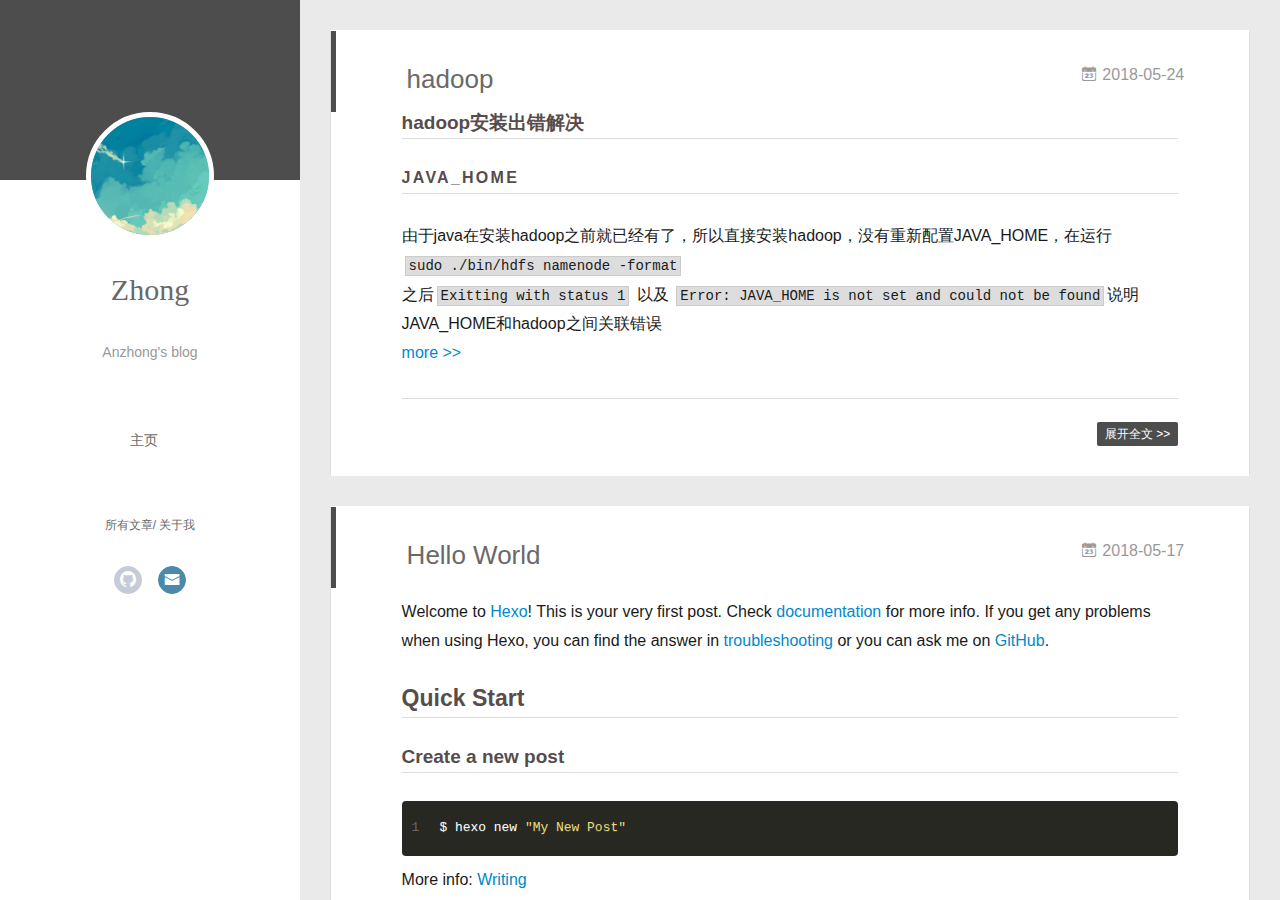
<file: index.html>
<!DOCTYPE html>
<html>
<head>
  <meta charset="utf-8">
  
  <meta name="renderer" content="webkit">
  <meta http-equiv="X-UA-Compatible" content="IE=edge" >
  <link rel="dns-prefetch" href="https://zhongyaoc.github.io">
  <title>Zhong</title>
  <meta name="viewport" content="width=device-width, initial-scale=1, maximum-scale=1">
  <meta name="description" content="Man proposes,God disposes">
<meta property="og:type" content="website">
<meta property="og:title" content="Zhong">
<meta property="og:url" content="https://zhongyaoc.github.io/index.html">
<meta property="og:site_name" content="Zhong">
<meta property="og:description" content="Man proposes,God disposes">
<meta property="og:locale" content="zh">
<meta name="twitter:card" content="summary">
<meta name="twitter:title" content="Zhong">
<meta name="twitter:description" content="Man proposes,God disposes">
  
    <link rel="alternative" href="/atom.xml" title="Zhong" type="application/atom+xml">
  
  
    <link rel="icon" href="/favicon.png">
  
  <link rel="stylesheet" type="text/css" href="/./main.0cf68a.css">
  <style type="text/css">
  
    #container.show {
      background: linear-gradient(200deg,#a0cfe4,#e8c37e);
    }
  </style>
  

  

</head>

<body>
  <div id="container" q-class="show:isCtnShow">
    <canvas id="anm-canvas" class="anm-canvas"></canvas>
    <div class="left-col" q-class="show:isShow">
      
<div class="overlay" style="background: #4d4d4d"></div>
<div class="intrude-less">
	<header id="header" class="inner">
		<a href="/" class="profilepic">
			<img src="/assets/blogImg/zhong.png" class="js-avatar">
		</a>
		<hgroup>
		  <h1 class="header-author"><a href="/">Zhong</a></h1>
		</hgroup>
		
		<p class="header-subtitle">Anzhong&#39;s blog</p>
		

		<nav class="header-menu">
			<ul>
			
				<li><a href="/">主页</a></li>
	        
			</ul>
		</nav>
		<nav class="header-smart-menu">
    		
    			
    			<a q-on="click: openSlider(e, 'innerArchive')" href="javascript:void(0)">所有文章</a>
    			
            
    			
            
    			
    			<a q-on="click: openSlider(e, 'aboutme')" href="javascript:void(0)">关于我</a>
    			
            
		</nav>
		<nav class="header-nav">
			<div class="social">
				
					<a class="github" target="_blank" href="http://github.com/ZhongYaoC" title="github"><i class="icon-github"></i></a>
		        
					<a class="mail" target="_blank" href="mailto:645810516@qq.com" title="mail"><i class="icon-mail"></i></a>
		        
			</div>
		</nav>
	</header>		
</div>

    </div>
    <div class="mid-col" q-class="show:isShow,hide:isShow|isFalse">
      
<nav id="mobile-nav">
  	<div class="overlay js-overlay" style="background: #4d4d4d"></div>
	<div class="btnctn js-mobile-btnctn">
  		<div class="slider-trigger list" q-on="click: openSlider(e)"><i class="icon icon-sort"></i></div>
	</div>
	<div class="intrude-less">
		<header id="header" class="inner">
			<div class="profilepic">
				<img src="/assets/blogImg/zhong.png" class="js-avatar">
			</div>
			<hgroup>
			  <h1 class="header-author js-header-author">Zhong</h1>
			</hgroup>
			
			<p class="header-subtitle"><i class="icon icon-quo-left"></i>Anzhong&#39;s blog<i class="icon icon-quo-right"></i></p>
			
			
			
				
			
			
			
			<nav class="header-nav">
				<div class="social">
					
						<a class="github" target="_blank" href="http://github.com/ZhongYaoC" title="github"><i class="icon-github"></i></a>
			        
						<a class="mail" target="_blank" href="mailto:645810516@qq.com" title="mail"><i class="icon-mail"></i></a>
			        
				</div>
			</nav>

			<nav class="header-menu js-header-menu">
				<ul style="width: 50%">
				
				
					<li style="width: 100%"><a href="/">主页</a></li>
		        
				</ul>
			</nav>
		</header>				
	</div>
	<div class="mobile-mask" style="display:none" q-show="isShow"></div>
</nav>

      <div id="wrapper" class="body-wrap">
        <div class="menu-l">
          <div class="canvas-wrap">
            <canvas data-colors="#eaeaea" data-sectionHeight="100" data-contentId="js-content" id="myCanvas1" class="anm-canvas"></canvas>
          </div>
          <div id="js-content" class="content-ll">
            
  
    <article id="post-hadoop" class="article article-type-post  article-index" itemscope itemprop="blogPost">
  <div class="article-inner">
    
      <header class="article-header">
        
  
    <h1 itemprop="name">
      <a class="article-title" href="/2018/05/24/hadoop/">hadoop</a>
    </h1>
  

        
        <a href="/2018/05/24/hadoop/" class="archive-article-date">
  	<time datetime="2018-05-23T17:34:27.000Z" itemprop="datePublished"><i class="icon-calendar icon"></i>2018-05-24</time>
</a>
        
      </header>
    
    <div class="article-entry" itemprop="articleBody">
      
        <h3 id="hadoop安装出错解决"><a href="#hadoop安装出错解决" class="headerlink" title="hadoop安装出错解决"></a>hadoop安装出错解决</h3><h4 id="JAVA-HOME"><a href="#JAVA-HOME" class="headerlink" title="JAVA_HOME"></a>JAVA_HOME</h4><p>由于java在安装hadoop之前就已经有了，所以直接安装hadoop，没有重新配置JAVA_HOME，在运行<br><code>sudo ./bin/hdfs namenode -format</code><br>之后<code>Exitting with status 1</code> 以及 <code>Error: JAVA_HOME is not set and could not be found</code>说明JAVA_HOME和hadoop之间关联错误<br>
        
          <a class="article-more-a" href="/2018/05/24/hadoop/#more">more >></a>
        
      

      
    </div>
    <div class="article-info article-info-index">
      
      
      

      
        <p class="article-more-link">
          <a class="article-more-a" href="/2018/05/24/hadoop/">展开全文 >></a>
        </p>
      

      
      <div class="clearfix"></div>
    </div>
  </div>
</article>

<aside class="wrap-side-operation">
    <div class="mod-side-operation">
        
        <div class="jump-container" id="js-jump-container" style="display:none;">
            <a href="javascript:void(0)" class="mod-side-operation__jump-to-top">
                <i class="icon-font icon-back"></i>
            </a>
            <div id="js-jump-plan-container" class="jump-plan-container" style="top: -11px;">
                <i class="icon-font icon-plane jump-plane"></i>
            </div>
        </div>
        
        
    </div>
</aside>




  
    <article id="post-hello-world" class="article article-type-post  article-index" itemscope itemprop="blogPost">
  <div class="article-inner">
    
      <header class="article-header">
        
  
    <h1 itemprop="name">
      <a class="article-title" href="/2018/05/17/hello-world/">Hello World</a>
    </h1>
  

        
        <a href="/2018/05/17/hello-world/" class="archive-article-date">
  	<time datetime="2018-05-17T12:59:50.811Z" itemprop="datePublished"><i class="icon-calendar icon"></i>2018-05-17</time>
</a>
        
      </header>
    
    <div class="article-entry" itemprop="articleBody">
      
        <p>Welcome to <a href="https://hexo.io/" target="_blank" rel="noopener">Hexo</a>! This is your very first post. Check <a href="https://hexo.io/docs/" target="_blank" rel="noopener">documentation</a> for more info. If you get any problems when using Hexo, you can find the answer in <a href="https://hexo.io/docs/troubleshooting.html" target="_blank" rel="noopener">troubleshooting</a> or you can ask me on <a href="https://github.com/hexojs/hexo/issues" target="_blank" rel="noopener">GitHub</a>.</p>
<h2 id="Quick-Start"><a href="#Quick-Start" class="headerlink" title="Quick Start"></a>Quick Start</h2><h3 id="Create-a-new-post"><a href="#Create-a-new-post" class="headerlink" title="Create a new post"></a>Create a new post</h3><figure class="highlight bash"><table><tr><td class="gutter"><pre><span class="line">1</span><br></pre></td><td class="code"><pre><span class="line">$ hexo new <span class="string">"My New Post"</span></span><br></pre></td></tr></table></figure>
<p>More info: <a href="https://hexo.io/docs/writing.html" target="_blank" rel="noopener">Writing</a><br>
        
          <a class="article-more-a" href="/2018/05/17/hello-world/#more">more >></a>
        
      

      
    </div>
    <div class="article-info article-info-index">
      
      
      

      
        <p class="article-more-link">
          <a class="article-more-a" href="/2018/05/17/hello-world/">展开全文 >></a>
        </p>
      

      
      <div class="clearfix"></div>
    </div>
  </div>
</article>

<aside class="wrap-side-operation">
    <div class="mod-side-operation">
        
        <div class="jump-container" id="js-jump-container" style="display:none;">
            <a href="javascript:void(0)" class="mod-side-operation__jump-to-top">
                <i class="icon-font icon-back"></i>
            </a>
            <div id="js-jump-plan-container" class="jump-plan-container" style="top: -11px;">
                <i class="icon-font icon-plane jump-plane"></i>
            </div>
        </div>
        
        
    </div>
</aside>




  
    <article id="post-xgboost" class="article article-type-post  article-index" itemscope itemprop="blogPost">
  <div class="article-inner">
    
      <header class="article-header">
        
  
    <h1 itemprop="name">
      <a class="article-title" href="/2018/05/17/xgboost/">XGboost</a>
    </h1>
  

        
        <a href="/2018/05/17/xgboost/" class="archive-article-date">
  	<time datetime="2018-05-17T12:42:47.000Z" itemprop="datePublished"><i class="icon-calendar icon"></i>2018-05-17</time>
</a>
        
      </header>
    
    <div class="article-entry" itemprop="articleBody">
      
        <a id="more"></a>
<p><img src="/images/XGBoost.jpg" alt=""></p>

      

      
    </div>
    <div class="article-info article-info-index">
      
      
	<div class="article-tag tagcloud">
		<i class="icon-price-tags icon"></i>
		<ul class="article-tag-list">
			 
        		<li class="article-tag-list-item">
        			<a href="javascript:void(0)" class="js-tag article-tag-list-link color2">machine learning</a>
        		</li>
      		
		</ul>
	</div>

      

      
        <p class="article-more-link">
          <a class="article-more-a" href="/2018/05/17/xgboost/">展开全文 >></a>
        </p>
      

      
      <div class="clearfix"></div>
    </div>
  </div>
</article>

<aside class="wrap-side-operation">
    <div class="mod-side-operation">
        
        <div class="jump-container" id="js-jump-container" style="display:none;">
            <a href="javascript:void(0)" class="mod-side-operation__jump-to-top">
                <i class="icon-font icon-back"></i>
            </a>
            <div id="js-jump-plan-container" class="jump-plan-container" style="top: -11px;">
                <i class="icon-font icon-plane jump-plane"></i>
            </div>
        </div>
        
        
    </div>
</aside>




  
    <article id="post-grammer" class="article article-type-post  article-index" itemscope itemprop="blogPost">
  <div class="article-inner">
    
      <header class="article-header">
        
  
    <h1 itemprop="name">
      <a class="article-title" href="/2018/05/13/grammer/">Grammer</a>
    </h1>
  

        
        <a href="/2018/05/13/grammer/" class="archive-article-date">
  	<time datetime="2018-05-13T05:54:38.000Z" itemprop="datePublished"><i class="icon-calendar icon"></i>2018-05-13</time>
</a>
        
      </header>
    
    <div class="article-entry" itemprop="articleBody">
      
        <h4 id="基本句型及补语"><a href="#基本句型及补语" class="headerlink" title="基本句型及补语"></a>基本句型及补语</h4><h5 id="五种常见的简单句式"><a href="#五种常见的简单句式" class="headerlink" title="五种常见的简单句式"></a>五种常见的简单句式</h5><table>
<thead>
<tr>
<th>中</th>
<th style="text-align:center">英</th>
</tr>
</thead>
<tbody>
<tr>
<td>主语+动词</td>
<td style="text-align:center">S+V</td>
</tr>
<tr>
<td>主语+动词+宾语</td>
<td style="text-align:center">S+V+O</td>
</tr>
<tr>
<td>主语+动词+补语</td>
<td style="text-align:center">S+V+C</td>
</tr>
<tr>
<td>主语+动词+宾语+宾语</td>
<td style="text-align:center">S+V+O+O</td>
</tr>
<tr>
<td>主语+动词+宾语+补语</td>
<td style="text-align:center">S+V+O+C</td>
</tr>
</tbody>
</table>
<h5 id="及物动词-amp-不及物动词"><a href="#及物动词-amp-不及物动词" class="headerlink" title="及物动词&amp;不及物动词"></a>及物动词&amp;不及物动词</h5><ul>
<li><p>不及物动词：可以独立发生，不牵涉到其他的人或者物</p>
<p>John died in world war (John died 也可以让人明白)</p>
</li>
</ul>
<ul>
<li><p>及物动词：后面必须跟一个宾语来‘接受’这个动作</p>
<p>John killed three soldiers（John killed 无法说明清楚）</p>
<p>​</p>
<h5 id="连缀动词Linking-verb"><a href="#连缀动词Linking-verb" class="headerlink" title="连缀动词Linking verb"></a>连缀动词Linking verb</h5></li>
</ul>
<ul>
<li><p>解释为”是”的动词，没有叙述能力，只能扮演引导叙述部分的角色</p>
<p>John was  a  soldier </p>
<p>除be动词外的连缀动词，翻译是一般也带有”是”的意思</p>
<p>| Linking verb | explain |<br>| :———-: | ——- |<br>|     look     |         |<br>|     seem     |         |<br>|    appear    |         |<br>|    sound     |         |<br>|     feel     |         |<br>|    taste     |         |<br>|     turn     |         |<br>|    prove     |         |<br>|    become    |         |<br>|     make     |         |</p>
</li>
</ul>
<h5 id="S-V"><a href="#S-V" class="headerlink" title="S+V"></a>S+V</h5><ul>
<li>如果看到be动词之后没有补语，则此动词不解释为“是”，而是解释为“<strong>存在</strong>”<blockquote>
<p>I think , therefore I am 我思故我在<br>To be or not to be , that’s a question 存在或不存在 –&gt;要不要活下去</p>
</blockquote>
</li>
</ul>
<h5 id="补语Complement"><a href="#补语Complement" class="headerlink" title="补语Complement"></a>补语Complement</h5><ul>
<li>跟在Linking verb后面，因为替代动词所扮演的叙述角色，补足句子，使它获得完整意思的词，称为补语</li>
<li>补语 为<strong>名词</strong>或<strong>形容词</strong>较为合理</li>
<li>补语一般暗藏“是”的关系<h6 id="S-V-C"><a href="#S-V-C" class="headerlink" title="S+V+C"></a>S+V+C</h6></li>
<li><p>补语一般告诉读者，主语的样子是什么</p>
<blockquote>
<p>That dress looks pretty.<br>That dress is pretty.</p>
</blockquote>
<p>两者区别不大</p>
<h6 id="S-V-O-C-1"><a href="#S-V-O-C-1" class="headerlink" title="S+V+O+C[^1]"></a>S+V+O+C[^1]</h6></li>
<li>补语一般告诉读者，宾语的样子是什么<blockquote>
<p>I find the dress pretty.<br>  I find the dress is pretty.</p>
</blockquote>
</li>
</ul>
<h5 id="S-V-O-O-2"><a href="#S-V-O-O-2" class="headerlink" title="S+V+O+O[^2]"></a>S+V+O+O[^2]</h5><blockquote>
<p>John’s father gave him a dog.</p>
</blockquote>
<p>him  &amp;  dog 均为宾语，但是两者不存在相等关系 him != dog</p>
<p>gave 后两宾语表示，给的对象和给的东西.</p>
<blockquote>
<p>John’s father called him a dog.(S+V+O+C)</p>
</blockquote>
<p>him为宾语，dog为补语，两者存在相等关系him == dog</p>
<p>[^1]: S+V+O+C 其中 O , C 之间存在相等关系，即O是C<br>[^2]: S+V+O+O 其中O , O之间不存在<del>相等</del>关系，O不是O</p>
        
          <a class="article-more-a" href="/2018/05/13/grammer/#more">more >></a>
        
      

      
    </div>
    <div class="article-info article-info-index">
      
      
	<div class="article-tag tagcloud">
		<i class="icon-price-tags icon"></i>
		<ul class="article-tag-list">
			 
        		<li class="article-tag-list-item">
        			<a href="javascript:void(0)" class="js-tag article-tag-list-link color3">English</a>
        		</li>
      		
		</ul>
	</div>

      

      
        <p class="article-more-link">
          <a class="article-more-a" href="/2018/05/13/grammer/">展开全文 >></a>
        </p>
      

      
      <div class="clearfix"></div>
    </div>
  </div>
</article>

<aside class="wrap-side-operation">
    <div class="mod-side-operation">
        
        <div class="jump-container" id="js-jump-container" style="display:none;">
            <a href="javascript:void(0)" class="mod-side-operation__jump-to-top">
                <i class="icon-font icon-back"></i>
            </a>
            <div id="js-jump-plan-container" class="jump-plan-container" style="top: -11px;">
                <i class="icon-font icon-plane jump-plane"></i>
            </div>
        </div>
        
        
    </div>
</aside>




  
  


          </div>
        </div>
      </div>
      <footer id="footer">
  <div class="outer">
    <div id="footer-info">
    	<div class="footer-left">
    		&copy; 2018 Zhong
    	</div>
      	<div class="footer-right">
      		<a href="http://hexo.io/" target="_blank">Hexo</a>  Theme <a href="https://github.com/litten/hexo-theme-yilia" target="_blank">Yilia</a> by Litten
      	</div>
    </div>
  </div>
</footer>
    </div>
    <script>
	var yiliaConfig = {
		mathjax: true,
		isHome: true,
		isPost: false,
		isArchive: false,
		isTag: false,
		isCategory: false,
		open_in_new: false,
		toc_hide_index: true,
		root: "/",
		innerArchive: true,
		showTags: false
	}
</script>

<script>!function(t){function n(e){if(r[e])return r[e].exports;var i=r[e]={exports:{},id:e,loaded:!1};return t[e].call(i.exports,i,i.exports,n),i.loaded=!0,i.exports}var r={};n.m=t,n.c=r,n.p="./",n(0)}([function(t,n,r){r(195),t.exports=r(191)},function(t,n,r){var e=r(3),i=r(52),o=r(27),u=r(28),c=r(53),f="prototype",a=function(t,n,r){var s,l,h,v,p=t&a.F,d=t&a.G,y=t&a.S,g=t&a.P,b=t&a.B,m=d?e:y?e[n]||(e[n]={}):(e[n]||{})[f],x=d?i:i[n]||(i[n]={}),w=x[f]||(x[f]={});d&&(r=n);for(s in r)l=!p&&m&&void 0!==m[s],h=(l?m:r)[s],v=b&&l?c(h,e):g&&"function"==typeof h?c(Function.call,h):h,m&&u(m,s,h,t&a.U),x[s]!=h&&o(x,s,v),g&&w[s]!=h&&(w[s]=h)};e.core=i,a.F=1,a.G=2,a.S=4,a.P=8,a.B=16,a.W=32,a.U=64,a.R=128,t.exports=a},function(t,n,r){var e=r(6);t.exports=function(t){if(!e(t))throw TypeError(t+" is not an object!");return t}},function(t,n){var r=t.exports="undefined"!=typeof window&&window.Math==Math?window:"undefined"!=typeof self&&self.Math==Math?self:Function("return this")();"number"==typeof __g&&(__g=r)},function(t,n){t.exports=function(t){try{return!!t()}catch(t){return!0}}},function(t,n){var r=t.exports="undefined"!=typeof window&&window.Math==Math?window:"undefined"!=typeof self&&self.Math==Math?self:Function("return this")();"number"==typeof __g&&(__g=r)},function(t,n){t.exports=function(t){return"object"==typeof t?null!==t:"function"==typeof t}},function(t,n,r){var e=r(126)("wks"),i=r(76),o=r(3).Symbol,u="function"==typeof o;(t.exports=function(t){return e[t]||(e[t]=u&&o[t]||(u?o:i)("Symbol."+t))}).store=e},function(t,n){var r={}.hasOwnProperty;t.exports=function(t,n){return r.call(t,n)}},function(t,n,r){var e=r(94),i=r(33);t.exports=function(t){return e(i(t))}},function(t,n,r){t.exports=!r(4)(function(){return 7!=Object.defineProperty({},"a",{get:function(){return 7}}).a})},function(t,n,r){var e=r(2),i=r(167),o=r(50),u=Object.defineProperty;n.f=r(10)?Object.defineProperty:function(t,n,r){if(e(t),n=o(n,!0),e(r),i)try{return u(t,n,r)}catch(t){}if("get"in r||"set"in r)throw TypeError("Accessors not supported!");return"value"in r&&(t[n]=r.value),t}},function(t,n,r){t.exports=!r(18)(function(){return 7!=Object.defineProperty({},"a",{get:function(){return 7}}).a})},function(t,n,r){var e=r(14),i=r(22);t.exports=r(12)?function(t,n,r){return e.f(t,n,i(1,r))}:function(t,n,r){return t[n]=r,t}},function(t,n,r){var e=r(20),i=r(58),o=r(42),u=Object.defineProperty;n.f=r(12)?Object.defineProperty:function(t,n,r){if(e(t),n=o(n,!0),e(r),i)try{return u(t,n,r)}catch(t){}if("get"in r||"set"in r)throw TypeError("Accessors not supported!");return"value"in r&&(t[n]=r.value),t}},function(t,n,r){var e=r(40)("wks"),i=r(23),o=r(5).Symbol,u="function"==typeof o;(t.exports=function(t){return e[t]||(e[t]=u&&o[t]||(u?o:i)("Symbol."+t))}).store=e},function(t,n,r){var e=r(67),i=Math.min;t.exports=function(t){return t>0?i(e(t),9007199254740991):0}},function(t,n,r){var e=r(46);t.exports=function(t){return Object(e(t))}},function(t,n){t.exports=function(t){try{return!!t()}catch(t){return!0}}},function(t,n,r){var e=r(63),i=r(34);t.exports=Object.keys||function(t){return e(t,i)}},function(t,n,r){var e=r(21);t.exports=function(t){if(!e(t))throw TypeError(t+" is not an object!");return t}},function(t,n){t.exports=function(t){return"object"==typeof t?null!==t:"function"==typeof t}},function(t,n){t.exports=function(t,n){return{enumerable:!(1&t),configurable:!(2&t),writable:!(4&t),value:n}}},function(t,n){var r=0,e=Math.random();t.exports=function(t){return"Symbol(".concat(void 0===t?"":t,")_",(++r+e).toString(36))}},function(t,n){var r={}.hasOwnProperty;t.exports=function(t,n){return r.call(t,n)}},function(t,n){var r=t.exports={version:"2.4.0"};"number"==typeof __e&&(__e=r)},function(t,n){t.exports=function(t){if("function"!=typeof t)throw TypeError(t+" is not a function!");return t}},function(t,n,r){var e=r(11),i=r(66);t.exports=r(10)?function(t,n,r){return e.f(t,n,i(1,r))}:function(t,n,r){return t[n]=r,t}},function(t,n,r){var e=r(3),i=r(27),o=r(24),u=r(76)("src"),c="toString",f=Function[c],a=(""+f).split(c);r(52).inspectSource=function(t){return f.call(t)},(t.exports=function(t,n,r,c){var f="function"==typeof r;f&&(o(r,"name")||i(r,"name",n)),t[n]!==r&&(f&&(o(r,u)||i(r,u,t[n]?""+t[n]:a.join(String(n)))),t===e?t[n]=r:c?t[n]?t[n]=r:i(t,n,r):(delete t[n],i(t,n,r)))})(Function.prototype,c,function(){return"function"==typeof this&&this[u]||f.call(this)})},function(t,n,r){var e=r(1),i=r(4),o=r(46),u=function(t,n,r,e){var i=String(o(t)),u="<"+n;return""!==r&&(u+=" "+r+'="'+String(e).replace(/"/g,"&quot;")+'"'),u+">"+i+"</"+n+">"};t.exports=function(t,n){var r={};r[t]=n(u),e(e.P+e.F*i(function(){var n=""[t]('"');return n!==n.toLowerCase()||n.split('"').length>3}),"String",r)}},function(t,n,r){var e=r(115),i=r(46);t.exports=function(t){return e(i(t))}},function(t,n,r){var e=r(116),i=r(66),o=r(30),u=r(50),c=r(24),f=r(167),a=Object.getOwnPropertyDescriptor;n.f=r(10)?a:function(t,n){if(t=o(t),n=u(n,!0),f)try{return a(t,n)}catch(t){}if(c(t,n))return i(!e.f.call(t,n),t[n])}},function(t,n,r){var e=r(24),i=r(17),o=r(145)("IE_PROTO"),u=Object.prototype;t.exports=Object.getPrototypeOf||function(t){return t=i(t),e(t,o)?t[o]:"function"==typeof t.constructor&&t instanceof t.constructor?t.constructor.prototype:t instanceof Object?u:null}},function(t,n){t.exports=function(t){if(void 0==t)throw TypeError("Can't call method on  "+t);return t}},function(t,n){t.exports="constructor,hasOwnProperty,isPrototypeOf,propertyIsEnumerable,toLocaleString,toString,valueOf".split(",")},function(t,n){t.exports={}},function(t,n){t.exports=!0},function(t,n){n.f={}.propertyIsEnumerable},function(t,n,r){var e=r(14).f,i=r(8),o=r(15)("toStringTag");t.exports=function(t,n,r){t&&!i(t=r?t:t.prototype,o)&&e(t,o,{configurable:!0,value:n})}},function(t,n,r){var e=r(40)("keys"),i=r(23);t.exports=function(t){return e[t]||(e[t]=i(t))}},function(t,n,r){var e=r(5),i="__core-js_shared__",o=e[i]||(e[i]={});t.exports=function(t){return o[t]||(o[t]={})}},function(t,n){var r=Math.ceil,e=Math.floor;t.exports=function(t){return isNaN(t=+t)?0:(t>0?e:r)(t)}},function(t,n,r){var e=r(21);t.exports=function(t,n){if(!e(t))return t;var r,i;if(n&&"function"==typeof(r=t.toString)&&!e(i=r.call(t)))return i;if("function"==typeof(r=t.valueOf)&&!e(i=r.call(t)))return i;if(!n&&"function"==typeof(r=t.toString)&&!e(i=r.call(t)))return i;throw TypeError("Can't convert object to primitive value")}},function(t,n,r){var e=r(5),i=r(25),o=r(36),u=r(44),c=r(14).f;t.exports=function(t){var n=i.Symbol||(i.Symbol=o?{}:e.Symbol||{});"_"==t.charAt(0)||t in n||c(n,t,{value:u.f(t)})}},function(t,n,r){n.f=r(15)},function(t,n){var r={}.toString;t.exports=function(t){return r.call(t).slice(8,-1)}},function(t,n){t.exports=function(t){if(void 0==t)throw TypeError("Can't call method on  "+t);return t}},function(t,n,r){var e=r(4);t.exports=function(t,n){return!!t&&e(function(){n?t.call(null,function(){},1):t.call(null)})}},function(t,n,r){var e=r(53),i=r(115),o=r(17),u=r(16),c=r(203);t.exports=function(t,n){var r=1==t,f=2==t,a=3==t,s=4==t,l=6==t,h=5==t||l,v=n||c;return function(n,c,p){for(var d,y,g=o(n),b=i(g),m=e(c,p,3),x=u(b.length),w=0,S=r?v(n,x):f?v(n,0):void 0;x>w;w++)if((h||w in b)&&(d=b[w],y=m(d,w,g),t))if(r)S[w]=y;else if(y)switch(t){case 3:return!0;case 5:return d;case 6:return w;case 2:S.push(d)}else if(s)return!1;return l?-1:a||s?s:S}}},function(t,n,r){var e=r(1),i=r(52),o=r(4);t.exports=function(t,n){var r=(i.Object||{})[t]||Object[t],u={};u[t]=n(r),e(e.S+e.F*o(function(){r(1)}),"Object",u)}},function(t,n,r){var e=r(6);t.exports=function(t,n){if(!e(t))return t;var r,i;if(n&&"function"==typeof(r=t.toString)&&!e(i=r.call(t)))return i;if("function"==typeof(r=t.valueOf)&&!e(i=r.call(t)))return i;if(!n&&"function"==typeof(r=t.toString)&&!e(i=r.call(t)))return i;throw TypeError("Can't convert object to primitive value")}},function(t,n,r){var e=r(5),i=r(25),o=r(91),u=r(13),c="prototype",f=function(t,n,r){var a,s,l,h=t&f.F,v=t&f.G,p=t&f.S,d=t&f.P,y=t&f.B,g=t&f.W,b=v?i:i[n]||(i[n]={}),m=b[c],x=v?e:p?e[n]:(e[n]||{})[c];v&&(r=n);for(a in r)(s=!h&&x&&void 0!==x[a])&&a in b||(l=s?x[a]:r[a],b[a]=v&&"function"!=typeof x[a]?r[a]:y&&s?o(l,e):g&&x[a]==l?function(t){var n=function(n,r,e){if(this instanceof t){switch(arguments.length){case 0:return new t;case 1:return new t(n);case 2:return new t(n,r)}return new t(n,r,e)}return t.apply(this,arguments)};return n[c]=t[c],n}(l):d&&"function"==typeof l?o(Function.call,l):l,d&&((b.virtual||(b.virtual={}))[a]=l,t&f.R&&m&&!m[a]&&u(m,a,l)))};f.F=1,f.G=2,f.S=4,f.P=8,f.B=16,f.W=32,f.U=64,f.R=128,t.exports=f},function(t,n){var r=t.exports={version:"2.4.0"};"number"==typeof __e&&(__e=r)},function(t,n,r){var e=r(26);t.exports=function(t,n,r){if(e(t),void 0===n)return t;switch(r){case 1:return function(r){return t.call(n,r)};case 2:return function(r,e){return t.call(n,r,e)};case 3:return function(r,e,i){return t.call(n,r,e,i)}}return function(){return t.apply(n,arguments)}}},function(t,n,r){var e=r(183),i=r(1),o=r(126)("metadata"),u=o.store||(o.store=new(r(186))),c=function(t,n,r){var i=u.get(t);if(!i){if(!r)return;u.set(t,i=new e)}var o=i.get(n);if(!o){if(!r)return;i.set(n,o=new e)}return o},f=function(t,n,r){var e=c(n,r,!1);return void 0!==e&&e.has(t)},a=function(t,n,r){var e=c(n,r,!1);return void 0===e?void 0:e.get(t)},s=function(t,n,r,e){c(r,e,!0).set(t,n)},l=function(t,n){var r=c(t,n,!1),e=[];return r&&r.forEach(function(t,n){e.push(n)}),e},h=function(t){return void 0===t||"symbol"==typeof t?t:String(t)},v=function(t){i(i.S,"Reflect",t)};t.exports={store:u,map:c,has:f,get:a,set:s,keys:l,key:h,exp:v}},function(t,n,r){"use strict";if(r(10)){var e=r(69),i=r(3),o=r(4),u=r(1),c=r(127),f=r(152),a=r(53),s=r(68),l=r(66),h=r(27),v=r(73),p=r(67),d=r(16),y=r(75),g=r(50),b=r(24),m=r(180),x=r(114),w=r(6),S=r(17),_=r(137),O=r(70),E=r(32),P=r(71).f,j=r(154),F=r(76),M=r(7),A=r(48),N=r(117),T=r(146),I=r(155),k=r(80),L=r(123),R=r(74),C=r(130),D=r(160),U=r(11),W=r(31),G=U.f,B=W.f,V=i.RangeError,z=i.TypeError,q=i.Uint8Array,K="ArrayBuffer",J="Shared"+K,Y="BYTES_PER_ELEMENT",H="prototype",$=Array[H],X=f.ArrayBuffer,Q=f.DataView,Z=A(0),tt=A(2),nt=A(3),rt=A(4),et=A(5),it=A(6),ot=N(!0),ut=N(!1),ct=I.values,ft=I.keys,at=I.entries,st=$.lastIndexOf,lt=$.reduce,ht=$.reduceRight,vt=$.join,pt=$.sort,dt=$.slice,yt=$.toString,gt=$.toLocaleString,bt=M("iterator"),mt=M("toStringTag"),xt=F("typed_constructor"),wt=F("def_constructor"),St=c.CONSTR,_t=c.TYPED,Ot=c.VIEW,Et="Wrong length!",Pt=A(1,function(t,n){return Tt(T(t,t[wt]),n)}),jt=o(function(){return 1===new q(new Uint16Array([1]).buffer)[0]}),Ft=!!q&&!!q[H].set&&o(function(){new q(1).set({})}),Mt=function(t,n){if(void 0===t)throw z(Et);var r=+t,e=d(t);if(n&&!m(r,e))throw V(Et);return e},At=function(t,n){var r=p(t);if(r<0||r%n)throw V("Wrong offset!");return r},Nt=function(t){if(w(t)&&_t in t)return t;throw z(t+" is not a typed array!")},Tt=function(t,n){if(!(w(t)&&xt in t))throw z("It is not a typed array constructor!");return new t(n)},It=function(t,n){return kt(T(t,t[wt]),n)},kt=function(t,n){for(var r=0,e=n.length,i=Tt(t,e);e>r;)i[r]=n[r++];return i},Lt=function(t,n,r){G(t,n,{get:function(){return this._d[r]}})},Rt=function(t){var n,r,e,i,o,u,c=S(t),f=arguments.length,s=f>1?arguments[1]:void 0,l=void 0!==s,h=j(c);if(void 0!=h&&!_(h)){for(u=h.call(c),e=[],n=0;!(o=u.next()).done;n++)e.push(o.value);c=e}for(l&&f>2&&(s=a(s,arguments[2],2)),n=0,r=d(c.length),i=Tt(this,r);r>n;n++)i[n]=l?s(c[n],n):c[n];return i},Ct=function(){for(var t=0,n=arguments.length,r=Tt(this,n);n>t;)r[t]=arguments[t++];return r},Dt=!!q&&o(function(){gt.call(new q(1))}),Ut=function(){return gt.apply(Dt?dt.call(Nt(this)):Nt(this),arguments)},Wt={copyWithin:function(t,n){return D.call(Nt(this),t,n,arguments.length>2?arguments[2]:void 0)},every:function(t){return rt(Nt(this),t,arguments.length>1?arguments[1]:void 0)},fill:function(t){return C.apply(Nt(this),arguments)},filter:function(t){return It(this,tt(Nt(this),t,arguments.length>1?arguments[1]:void 0))},find:function(t){return et(Nt(this),t,arguments.length>1?arguments[1]:void 0)},findIndex:function(t){return it(Nt(this),t,arguments.length>1?arguments[1]:void 0)},forEach:function(t){Z(Nt(this),t,arguments.length>1?arguments[1]:void 0)},indexOf:function(t){return ut(Nt(this),t,arguments.length>1?arguments[1]:void 0)},includes:function(t){return ot(Nt(this),t,arguments.length>1?arguments[1]:void 0)},join:function(t){return vt.apply(Nt(this),arguments)},lastIndexOf:function(t){return st.apply(Nt(this),arguments)},map:function(t){return Pt(Nt(this),t,arguments.length>1?arguments[1]:void 0)},reduce:function(t){return lt.apply(Nt(this),arguments)},reduceRight:function(t){return ht.apply(Nt(this),arguments)},reverse:function(){for(var t,n=this,r=Nt(n).length,e=Math.floor(r/2),i=0;i<e;)t=n[i],n[i++]=n[--r],n[r]=t;return n},some:function(t){return nt(Nt(this),t,arguments.length>1?arguments[1]:void 0)},sort:function(t){return pt.call(Nt(this),t)},subarray:function(t,n){var r=Nt(this),e=r.length,i=y(t,e);return new(T(r,r[wt]))(r.buffer,r.byteOffset+i*r.BYTES_PER_ELEMENT,d((void 0===n?e:y(n,e))-i))}},Gt=function(t,n){return It(this,dt.call(Nt(this),t,n))},Bt=function(t){Nt(this);var n=At(arguments[1],1),r=this.length,e=S(t),i=d(e.length),o=0;if(i+n>r)throw V(Et);for(;o<i;)this[n+o]=e[o++]},Vt={entries:function(){return at.call(Nt(this))},keys:function(){return ft.call(Nt(this))},values:function(){return ct.call(Nt(this))}},zt=function(t,n){return w(t)&&t[_t]&&"symbol"!=typeof n&&n in t&&String(+n)==String(n)},qt=function(t,n){return zt(t,n=g(n,!0))?l(2,t[n]):B(t,n)},Kt=function(t,n,r){return!(zt(t,n=g(n,!0))&&w(r)&&b(r,"value"))||b(r,"get")||b(r,"set")||r.configurable||b(r,"writable")&&!r.writable||b(r,"enumerable")&&!r.enumerable?G(t,n,r):(t[n]=r.value,t)};St||(W.f=qt,U.f=Kt),u(u.S+u.F*!St,"Object",{getOwnPropertyDescriptor:qt,defineProperty:Kt}),o(function(){yt.call({})})&&(yt=gt=function(){return vt.call(this)});var Jt=v({},Wt);v(Jt,Vt),h(Jt,bt,Vt.values),v(Jt,{slice:Gt,set:Bt,constructor:function(){},toString:yt,toLocaleString:Ut}),Lt(Jt,"buffer","b"),Lt(Jt,"byteOffset","o"),Lt(Jt,"byteLength","l"),Lt(Jt,"length","e"),G(Jt,mt,{get:function(){return this[_t]}}),t.exports=function(t,n,r,f){f=!!f;var a=t+(f?"Clamped":"")+"Array",l="Uint8Array"!=a,v="get"+t,p="set"+t,y=i[a],g=y||{},b=y&&E(y),m=!y||!c.ABV,S={},_=y&&y[H],j=function(t,r){var e=t._d;return e.v[v](r*n+e.o,jt)},F=function(t,r,e){var i=t._d;f&&(e=(e=Math.round(e))<0?0:e>255?255:255&e),i.v[p](r*n+i.o,e,jt)},M=function(t,n){G(t,n,{get:function(){return j(this,n)},set:function(t){return F(this,n,t)},enumerable:!0})};m?(y=r(function(t,r,e,i){s(t,y,a,"_d");var o,u,c,f,l=0,v=0;if(w(r)){if(!(r instanceof X||(f=x(r))==K||f==J))return _t in r?kt(y,r):Rt.call(y,r);o=r,v=At(e,n);var p=r.byteLength;if(void 0===i){if(p%n)throw V(Et);if((u=p-v)<0)throw V(Et)}else if((u=d(i)*n)+v>p)throw V(Et);c=u/n}else c=Mt(r,!0),u=c*n,o=new X(u);for(h(t,"_d",{b:o,o:v,l:u,e:c,v:new Q(o)});l<c;)M(t,l++)}),_=y[H]=O(Jt),h(_,"constructor",y)):L(function(t){new y(null),new y(t)},!0)||(y=r(function(t,r,e,i){s(t,y,a);var o;return w(r)?r instanceof X||(o=x(r))==K||o==J?void 0!==i?new g(r,At(e,n),i):void 0!==e?new g(r,At(e,n)):new g(r):_t in r?kt(y,r):Rt.call(y,r):new g(Mt(r,l))}),Z(b!==Function.prototype?P(g).concat(P(b)):P(g),function(t){t in y||h(y,t,g[t])}),y[H]=_,e||(_.constructor=y));var A=_[bt],N=!!A&&("values"==A.name||void 0==A.name),T=Vt.values;h(y,xt,!0),h(_,_t,a),h(_,Ot,!0),h(_,wt,y),(f?new y(1)[mt]==a:mt in _)||G(_,mt,{get:function(){return a}}),S[a]=y,u(u.G+u.W+u.F*(y!=g),S),u(u.S,a,{BYTES_PER_ELEMENT:n,from:Rt,of:Ct}),Y in _||h(_,Y,n),u(u.P,a,Wt),R(a),u(u.P+u.F*Ft,a,{set:Bt}),u(u.P+u.F*!N,a,Vt),u(u.P+u.F*(_.toString!=yt),a,{toString:yt}),u(u.P+u.F*o(function(){new y(1).slice()}),a,{slice:Gt}),u(u.P+u.F*(o(function(){return[1,2].toLocaleString()!=new y([1,2]).toLocaleString()})||!o(function(){_.toLocaleString.call([1,2])})),a,{toLocaleString:Ut}),k[a]=N?A:T,e||N||h(_,bt,T)}}else t.exports=function(){}},function(t,n){var r={}.toString;t.exports=function(t){return r.call(t).slice(8,-1)}},function(t,n,r){var e=r(21),i=r(5).document,o=e(i)&&e(i.createElement);t.exports=function(t){return o?i.createElement(t):{}}},function(t,n,r){t.exports=!r(12)&&!r(18)(function(){return 7!=Object.defineProperty(r(57)("div"),"a",{get:function(){return 7}}).a})},function(t,n,r){"use strict";var e=r(36),i=r(51),o=r(64),u=r(13),c=r(8),f=r(35),a=r(96),s=r(38),l=r(103),h=r(15)("iterator"),v=!([].keys&&"next"in[].keys()),p="keys",d="values",y=function(){return this};t.exports=function(t,n,r,g,b,m,x){a(r,n,g);var w,S,_,O=function(t){if(!v&&t in F)return F[t];switch(t){case p:case d:return function(){return new r(this,t)}}return function(){return new r(this,t)}},E=n+" Iterator",P=b==d,j=!1,F=t.prototype,M=F[h]||F["@@iterator"]||b&&F[b],A=M||O(b),N=b?P?O("entries"):A:void 0,T="Array"==n?F.entries||M:M;if(T&&(_=l(T.call(new t)))!==Object.prototype&&(s(_,E,!0),e||c(_,h)||u(_,h,y)),P&&M&&M.name!==d&&(j=!0,A=function(){return M.call(this)}),e&&!x||!v&&!j&&F[h]||u(F,h,A),f[n]=A,f[E]=y,b)if(w={values:P?A:O(d),keys:m?A:O(p),entries:N},x)for(S in w)S in F||o(F,S,w[S]);else i(i.P+i.F*(v||j),n,w);return w}},function(t,n,r){var e=r(20),i=r(100),o=r(34),u=r(39)("IE_PROTO"),c=function(){},f="prototype",a=function(){var t,n=r(57)("iframe"),e=o.length;for(n.style.display="none",r(93).appendChild(n),n.src="javascript:",t=n.contentWindow.document,t.open(),t.write("<script>document.F=Object<\/script>"),t.close(),a=t.F;e--;)delete a[f][o[e]];return a()};t.exports=Object.create||function(t,n){var r;return null!==t?(c[f]=e(t),r=new c,c[f]=null,r[u]=t):r=a(),void 0===n?r:i(r,n)}},function(t,n,r){var e=r(63),i=r(34).concat("length","prototype");n.f=Object.getOwnPropertyNames||function(t){return e(t,i)}},function(t,n){n.f=Object.getOwnPropertySymbols},function(t,n,r){var e=r(8),i=r(9),o=r(90)(!1),u=r(39)("IE_PROTO");t.exports=function(t,n){var r,c=i(t),f=0,a=[];for(r in c)r!=u&&e(c,r)&&a.push(r);for(;n.length>f;)e(c,r=n[f++])&&(~o(a,r)||a.push(r));return a}},function(t,n,r){t.exports=r(13)},function(t,n,r){var e=r(76)("meta"),i=r(6),o=r(24),u=r(11).f,c=0,f=Object.isExtensible||function(){return!0},a=!r(4)(function(){return f(Object.preventExtensions({}))}),s=function(t){u(t,e,{value:{i:"O"+ ++c,w:{}}})},l=function(t,n){if(!i(t))return"symbol"==typeof t?t:("string"==typeof t?"S":"P")+t;if(!o(t,e)){if(!f(t))return"F";if(!n)return"E";s(t)}return t[e].i},h=function(t,n){if(!o(t,e)){if(!f(t))return!0;if(!n)return!1;s(t)}return t[e].w},v=function(t){return a&&p.NEED&&f(t)&&!o(t,e)&&s(t),t},p=t.exports={KEY:e,NEED:!1,fastKey:l,getWeak:h,onFreeze:v}},function(t,n){t.exports=function(t,n){return{enumerable:!(1&t),configurable:!(2&t),writable:!(4&t),value:n}}},function(t,n){var r=Math.ceil,e=Math.floor;t.exports=function(t){return isNaN(t=+t)?0:(t>0?e:r)(t)}},function(t,n){t.exports=function(t,n,r,e){if(!(t instanceof n)||void 0!==e&&e in t)throw TypeError(r+": incorrect invocation!");return t}},function(t,n){t.exports=!1},function(t,n,r){var e=r(2),i=r(173),o=r(133),u=r(145)("IE_PROTO"),c=function(){},f="prototype",a=function(){var t,n=r(132)("iframe"),e=o.length;for(n.style.display="none",r(135).appendChild(n),n.src="javascript:",t=n.contentWindow.document,t.open(),t.write("<script>document.F=Object<\/script>"),t.close(),a=t.F;e--;)delete a[f][o[e]];return a()};t.exports=Object.create||function(t,n){var r;return null!==t?(c[f]=e(t),r=new c,c[f]=null,r[u]=t):r=a(),void 0===n?r:i(r,n)}},function(t,n,r){var e=r(175),i=r(133).concat("length","prototype");n.f=Object.getOwnPropertyNames||function(t){return e(t,i)}},function(t,n,r){var e=r(175),i=r(133);t.exports=Object.keys||function(t){return e(t,i)}},function(t,n,r){var e=r(28);t.exports=function(t,n,r){for(var i in n)e(t,i,n[i],r);return t}},function(t,n,r){"use strict";var e=r(3),i=r(11),o=r(10),u=r(7)("species");t.exports=function(t){var n=e[t];o&&n&&!n[u]&&i.f(n,u,{configurable:!0,get:function(){return this}})}},function(t,n,r){var e=r(67),i=Math.max,o=Math.min;t.exports=function(t,n){return t=e(t),t<0?i(t+n,0):o(t,n)}},function(t,n){var r=0,e=Math.random();t.exports=function(t){return"Symbol(".concat(void 0===t?"":t,")_",(++r+e).toString(36))}},function(t,n,r){var e=r(33);t.exports=function(t){return Object(e(t))}},function(t,n,r){var e=r(7)("unscopables"),i=Array.prototype;void 0==i[e]&&r(27)(i,e,{}),t.exports=function(t){i[e][t]=!0}},function(t,n,r){var e=r(53),i=r(169),o=r(137),u=r(2),c=r(16),f=r(154),a={},s={},n=t.exports=function(t,n,r,l,h){var v,p,d,y,g=h?function(){return t}:f(t),b=e(r,l,n?2:1),m=0;if("function"!=typeof g)throw TypeError(t+" is not iterable!");if(o(g)){for(v=c(t.length);v>m;m++)if((y=n?b(u(p=t[m])[0],p[1]):b(t[m]))===a||y===s)return y}else for(d=g.call(t);!(p=d.next()).done;)if((y=i(d,b,p.value,n))===a||y===s)return y};n.BREAK=a,n.RETURN=s},function(t,n){t.exports={}},function(t,n,r){var e=r(11).f,i=r(24),o=r(7)("toStringTag");t.exports=function(t,n,r){t&&!i(t=r?t:t.prototype,o)&&e(t,o,{configurable:!0,value:n})}},function(t,n,r){var e=r(1),i=r(46),o=r(4),u=r(150),c="["+u+"]",f="​",a=RegExp("^"+c+c+"*"),s=RegExp(c+c+"*$"),l=function(t,n,r){var i={},c=o(function(){return!!u[t]()||f[t]()!=f}),a=i[t]=c?n(h):u[t];r&&(i[r]=a),e(e.P+e.F*c,"String",i)},h=l.trim=function(t,n){return t=String(i(t)),1&n&&(t=t.replace(a,"")),2&n&&(t=t.replace(s,"")),t};t.exports=l},function(t,n,r){t.exports={default:r(86),__esModule:!0}},function(t,n,r){t.exports={default:r(87),__esModule:!0}},function(t,n,r){"use strict";function e(t){return t&&t.__esModule?t:{default:t}}n.__esModule=!0;var i=r(84),o=e(i),u=r(83),c=e(u),f="function"==typeof c.default&&"symbol"==typeof o.default?function(t){return typeof t}:function(t){return t&&"function"==typeof c.default&&t.constructor===c.default&&t!==c.default.prototype?"symbol":typeof t};n.default="function"==typeof c.default&&"symbol"===f(o.default)?function(t){return void 0===t?"undefined":f(t)}:function(t){return t&&"function"==typeof c.default&&t.constructor===c.default&&t!==c.default.prototype?"symbol":void 0===t?"undefined":f(t)}},function(t,n,r){r(110),r(108),r(111),r(112),t.exports=r(25).Symbol},function(t,n,r){r(109),r(113),t.exports=r(44).f("iterator")},function(t,n){t.exports=function(t){if("function"!=typeof t)throw TypeError(t+" is not a function!");return t}},function(t,n){t.exports=function(){}},function(t,n,r){var e=r(9),i=r(106),o=r(105);t.exports=function(t){return function(n,r,u){var c,f=e(n),a=i(f.length),s=o(u,a);if(t&&r!=r){for(;a>s;)if((c=f[s++])!=c)return!0}else for(;a>s;s++)if((t||s in f)&&f[s]===r)return t||s||0;return!t&&-1}}},function(t,n,r){var e=r(88);t.exports=function(t,n,r){if(e(t),void 0===n)return t;switch(r){case 1:return function(r){return t.call(n,r)};case 2:return function(r,e){return t.call(n,r,e)};case 3:return function(r,e,i){return t.call(n,r,e,i)}}return function(){return t.apply(n,arguments)}}},function(t,n,r){var e=r(19),i=r(62),o=r(37);t.exports=function(t){var n=e(t),r=i.f;if(r)for(var u,c=r(t),f=o.f,a=0;c.length>a;)f.call(t,u=c[a++])&&n.push(u);return n}},function(t,n,r){t.exports=r(5).document&&document.documentElement},function(t,n,r){var e=r(56);t.exports=Object("z").propertyIsEnumerable(0)?Object:function(t){return"String"==e(t)?t.split(""):Object(t)}},function(t,n,r){var e=r(56);t.exports=Array.isArray||function(t){return"Array"==e(t)}},function(t,n,r){"use strict";var e=r(60),i=r(22),o=r(38),u={};r(13)(u,r(15)("iterator"),function(){return this}),t.exports=function(t,n,r){t.prototype=e(u,{next:i(1,r)}),o(t,n+" Iterator")}},function(t,n){t.exports=function(t,n){return{value:n,done:!!t}}},function(t,n,r){var e=r(19),i=r(9);t.exports=function(t,n){for(var r,o=i(t),u=e(o),c=u.length,f=0;c>f;)if(o[r=u[f++]]===n)return r}},function(t,n,r){var e=r(23)("meta"),i=r(21),o=r(8),u=r(14).f,c=0,f=Object.isExtensible||function(){return!0},a=!r(18)(function(){return f(Object.preventExtensions({}))}),s=function(t){u(t,e,{value:{i:"O"+ ++c,w:{}}})},l=function(t,n){if(!i(t))return"symbol"==typeof t?t:("string"==typeof t?"S":"P")+t;if(!o(t,e)){if(!f(t))return"F";if(!n)return"E";s(t)}return t[e].i},h=function(t,n){if(!o(t,e)){if(!f(t))return!0;if(!n)return!1;s(t)}return t[e].w},v=function(t){return a&&p.NEED&&f(t)&&!o(t,e)&&s(t),t},p=t.exports={KEY:e,NEED:!1,fastKey:l,getWeak:h,onFreeze:v}},function(t,n,r){var e=r(14),i=r(20),o=r(19);t.exports=r(12)?Object.defineProperties:function(t,n){i(t);for(var r,u=o(n),c=u.length,f=0;c>f;)e.f(t,r=u[f++],n[r]);return t}},function(t,n,r){var e=r(37),i=r(22),o=r(9),u=r(42),c=r(8),f=r(58),a=Object.getOwnPropertyDescriptor;n.f=r(12)?a:function(t,n){if(t=o(t),n=u(n,!0),f)try{return a(t,n)}catch(t){}if(c(t,n))return i(!e.f.call(t,n),t[n])}},function(t,n,r){var e=r(9),i=r(61).f,o={}.toString,u="object"==typeof window&&window&&Object.getOwnPropertyNames?Object.getOwnPropertyNames(window):[],c=function(t){try{return i(t)}catch(t){return u.slice()}};t.exports.f=function(t){return u&&"[object Window]"==o.call(t)?c(t):i(e(t))}},function(t,n,r){var e=r(8),i=r(77),o=r(39)("IE_PROTO"),u=Object.prototype;t.exports=Object.getPrototypeOf||function(t){return t=i(t),e(t,o)?t[o]:"function"==typeof t.constructor&&t instanceof t.constructor?t.constructor.prototype:t instanceof Object?u:null}},function(t,n,r){var e=r(41),i=r(33);t.exports=function(t){return function(n,r){var o,u,c=String(i(n)),f=e(r),a=c.length;return f<0||f>=a?t?"":void 0:(o=c.charCodeAt(f),o<55296||o>56319||f+1===a||(u=c.charCodeAt(f+1))<56320||u>57343?t?c.charAt(f):o:t?c.slice(f,f+2):u-56320+(o-55296<<10)+65536)}}},function(t,n,r){var e=r(41),i=Math.max,o=Math.min;t.exports=function(t,n){return t=e(t),t<0?i(t+n,0):o(t,n)}},function(t,n,r){var e=r(41),i=Math.min;t.exports=function(t){return t>0?i(e(t),9007199254740991):0}},function(t,n,r){"use strict";var e=r(89),i=r(97),o=r(35),u=r(9);t.exports=r(59)(Array,"Array",function(t,n){this._t=u(t),this._i=0,this._k=n},function(){var t=this._t,n=this._k,r=this._i++;return!t||r>=t.length?(this._t=void 0,i(1)):"keys"==n?i(0,r):"values"==n?i(0,t[r]):i(0,[r,t[r]])},"values"),o.Arguments=o.Array,e("keys"),e("values"),e("entries")},function(t,n){},function(t,n,r){"use strict";var e=r(104)(!0);r(59)(String,"String",function(t){this._t=String(t),this._i=0},function(){var t,n=this._t,r=this._i;return r>=n.length?{value:void 0,done:!0}:(t=e(n,r),this._i+=t.length,{value:t,done:!1})})},function(t,n,r){"use strict";var e=r(5),i=r(8),o=r(12),u=r(51),c=r(64),f=r(99).KEY,a=r(18),s=r(40),l=r(38),h=r(23),v=r(15),p=r(44),d=r(43),y=r(98),g=r(92),b=r(95),m=r(20),x=r(9),w=r(42),S=r(22),_=r(60),O=r(102),E=r(101),P=r(14),j=r(19),F=E.f,M=P.f,A=O.f,N=e.Symbol,T=e.JSON,I=T&&T.stringify,k="prototype",L=v("_hidden"),R=v("toPrimitive"),C={}.propertyIsEnumerable,D=s("symbol-registry"),U=s("symbols"),W=s("op-symbols"),G=Object[k],B="function"==typeof N,V=e.QObject,z=!V||!V[k]||!V[k].findChild,q=o&&a(function(){return 7!=_(M({},"a",{get:function(){return M(this,"a",{value:7}).a}})).a})?function(t,n,r){var e=F(G,n);e&&delete G[n],M(t,n,r),e&&t!==G&&M(G,n,e)}:M,K=function(t){var n=U[t]=_(N[k]);return n._k=t,n},J=B&&"symbol"==typeof N.iterator?function(t){return"symbol"==typeof t}:function(t){return t instanceof N},Y=function(t,n,r){return t===G&&Y(W,n,r),m(t),n=w(n,!0),m(r),i(U,n)?(r.enumerable?(i(t,L)&&t[L][n]&&(t[L][n]=!1),r=_(r,{enumerable:S(0,!1)})):(i(t,L)||M(t,L,S(1,{})),t[L][n]=!0),q(t,n,r)):M(t,n,r)},H=function(t,n){m(t);for(var r,e=g(n=x(n)),i=0,o=e.length;o>i;)Y(t,r=e[i++],n[r]);return t},$=function(t,n){return void 0===n?_(t):H(_(t),n)},X=function(t){var n=C.call(this,t=w(t,!0));return!(this===G&&i(U,t)&&!i(W,t))&&(!(n||!i(this,t)||!i(U,t)||i(this,L)&&this[L][t])||n)},Q=function(t,n){if(t=x(t),n=w(n,!0),t!==G||!i(U,n)||i(W,n)){var r=F(t,n);return!r||!i(U,n)||i(t,L)&&t[L][n]||(r.enumerable=!0),r}},Z=function(t){for(var n,r=A(x(t)),e=[],o=0;r.length>o;)i(U,n=r[o++])||n==L||n==f||e.push(n);return e},tt=function(t){for(var n,r=t===G,e=A(r?W:x(t)),o=[],u=0;e.length>u;)!i(U,n=e[u++])||r&&!i(G,n)||o.push(U[n]);return o};B||(N=function(){if(this instanceof N)throw TypeError("Symbol is not a constructor!");var t=h(arguments.length>0?arguments[0]:void 0),n=function(r){this===G&&n.call(W,r),i(this,L)&&i(this[L],t)&&(this[L][t]=!1),q(this,t,S(1,r))};return o&&z&&q(G,t,{configurable:!0,set:n}),K(t)},c(N[k],"toString",function(){return this._k}),E.f=Q,P.f=Y,r(61).f=O.f=Z,r(37).f=X,r(62).f=tt,o&&!r(36)&&c(G,"propertyIsEnumerable",X,!0),p.f=function(t){return K(v(t))}),u(u.G+u.W+u.F*!B,{Symbol:N});for(var nt="hasInstance,isConcatSpreadable,iterator,match,replace,search,species,split,toPrimitive,toStringTag,unscopables".split(","),rt=0;nt.length>rt;)v(nt[rt++]);for(var nt=j(v.store),rt=0;nt.length>rt;)d(nt[rt++]);u(u.S+u.F*!B,"Symbol",{for:function(t){return i(D,t+="")?D[t]:D[t]=N(t)},keyFor:function(t){if(J(t))return y(D,t);throw TypeError(t+" is not a symbol!")},useSetter:function(){z=!0},useSimple:function(){z=!1}}),u(u.S+u.F*!B,"Object",{create:$,defineProperty:Y,defineProperties:H,getOwnPropertyDescriptor:Q,getOwnPropertyNames:Z,getOwnPropertySymbols:tt}),T&&u(u.S+u.F*(!B||a(function(){var t=N();return"[null]"!=I([t])||"{}"!=I({a:t})||"{}"!=I(Object(t))})),"JSON",{stringify:function(t){if(void 0!==t&&!J(t)){for(var n,r,e=[t],i=1;arguments.length>i;)e.push(arguments[i++]);return n=e[1],"function"==typeof n&&(r=n),!r&&b(n)||(n=function(t,n){if(r&&(n=r.call(this,t,n)),!J(n))return n}),e[1]=n,I.apply(T,e)}}}),N[k][R]||r(13)(N[k],R,N[k].valueOf),l(N,"Symbol"),l(Math,"Math",!0),l(e.JSON,"JSON",!0)},function(t,n,r){r(43)("asyncIterator")},function(t,n,r){r(43)("observable")},function(t,n,r){r(107);for(var e=r(5),i=r(13),o=r(35),u=r(15)("toStringTag"),c=["NodeList","DOMTokenList","MediaList","StyleSheetList","CSSRuleList"],f=0;f<5;f++){var a=c[f],s=e[a],l=s&&s.prototype;l&&!l[u]&&i(l,u,a),o[a]=o.Array}},function(t,n,r){var e=r(45),i=r(7)("toStringTag"),o="Arguments"==e(function(){return arguments}()),u=function(t,n){try{return t[n]}catch(t){}};t.exports=function(t){var n,r,c;return void 0===t?"Undefined":null===t?"Null":"string"==typeof(r=u(n=Object(t),i))?r:o?e(n):"Object"==(c=e(n))&&"function"==typeof n.callee?"Arguments":c}},function(t,n,r){var e=r(45);t.exports=Object("z").propertyIsEnumerable(0)?Object:function(t){return"String"==e(t)?t.split(""):Object(t)}},function(t,n){n.f={}.propertyIsEnumerable},function(t,n,r){var e=r(30),i=r(16),o=r(75);t.exports=function(t){return function(n,r,u){var c,f=e(n),a=i(f.length),s=o(u,a);if(t&&r!=r){for(;a>s;)if((c=f[s++])!=c)return!0}else for(;a>s;s++)if((t||s in f)&&f[s]===r)return t||s||0;return!t&&-1}}},function(t,n,r){"use strict";var e=r(3),i=r(1),o=r(28),u=r(73),c=r(65),f=r(79),a=r(68),s=r(6),l=r(4),h=r(123),v=r(81),p=r(136);t.exports=function(t,n,r,d,y,g){var b=e[t],m=b,x=y?"set":"add",w=m&&m.prototype,S={},_=function(t){var n=w[t];o(w,t,"delete"==t?function(t){return!(g&&!s(t))&&n.call(this,0===t?0:t)}:"has"==t?function(t){return!(g&&!s(t))&&n.call(this,0===t?0:t)}:"get"==t?function(t){return g&&!s(t)?void 0:n.call(this,0===t?0:t)}:"add"==t?function(t){return n.call(this,0===t?0:t),this}:function(t,r){return n.call(this,0===t?0:t,r),this})};if("function"==typeof m&&(g||w.forEach&&!l(function(){(new m).entries().next()}))){var O=new m,E=O[x](g?{}:-0,1)!=O,P=l(function(){O.has(1)}),j=h(function(t){new m(t)}),F=!g&&l(function(){for(var t=new m,n=5;n--;)t[x](n,n);return!t.has(-0)});j||(m=n(function(n,r){a(n,m,t);var e=p(new b,n,m);return void 0!=r&&f(r,y,e[x],e),e}),m.prototype=w,w.constructor=m),(P||F)&&(_("delete"),_("has"),y&&_("get")),(F||E)&&_(x),g&&w.clear&&delete w.clear}else m=d.getConstructor(n,t,y,x),u(m.prototype,r),c.NEED=!0;return v(m,t),S[t]=m,i(i.G+i.W+i.F*(m!=b),S),g||d.setStrong(m,t,y),m}},function(t,n,r){"use strict";var e=r(27),i=r(28),o=r(4),u=r(46),c=r(7);t.exports=function(t,n,r){var f=c(t),a=r(u,f,""[t]),s=a[0],l=a[1];o(function(){var n={};return n[f]=function(){return 7},7!=""[t](n)})&&(i(String.prototype,t,s),e(RegExp.prototype,f,2==n?function(t,n){return l.call(t,this,n)}:function(t){return l.call(t,this)}))}
},function(t,n,r){"use strict";var e=r(2);t.exports=function(){var t=e(this),n="";return t.global&&(n+="g"),t.ignoreCase&&(n+="i"),t.multiline&&(n+="m"),t.unicode&&(n+="u"),t.sticky&&(n+="y"),n}},function(t,n){t.exports=function(t,n,r){var e=void 0===r;switch(n.length){case 0:return e?t():t.call(r);case 1:return e?t(n[0]):t.call(r,n[0]);case 2:return e?t(n[0],n[1]):t.call(r,n[0],n[1]);case 3:return e?t(n[0],n[1],n[2]):t.call(r,n[0],n[1],n[2]);case 4:return e?t(n[0],n[1],n[2],n[3]):t.call(r,n[0],n[1],n[2],n[3])}return t.apply(r,n)}},function(t,n,r){var e=r(6),i=r(45),o=r(7)("match");t.exports=function(t){var n;return e(t)&&(void 0!==(n=t[o])?!!n:"RegExp"==i(t))}},function(t,n,r){var e=r(7)("iterator"),i=!1;try{var o=[7][e]();o.return=function(){i=!0},Array.from(o,function(){throw 2})}catch(t){}t.exports=function(t,n){if(!n&&!i)return!1;var r=!1;try{var o=[7],u=o[e]();u.next=function(){return{done:r=!0}},o[e]=function(){return u},t(o)}catch(t){}return r}},function(t,n,r){t.exports=r(69)||!r(4)(function(){var t=Math.random();__defineSetter__.call(null,t,function(){}),delete r(3)[t]})},function(t,n){n.f=Object.getOwnPropertySymbols},function(t,n,r){var e=r(3),i="__core-js_shared__",o=e[i]||(e[i]={});t.exports=function(t){return o[t]||(o[t]={})}},function(t,n,r){for(var e,i=r(3),o=r(27),u=r(76),c=u("typed_array"),f=u("view"),a=!(!i.ArrayBuffer||!i.DataView),s=a,l=0,h="Int8Array,Uint8Array,Uint8ClampedArray,Int16Array,Uint16Array,Int32Array,Uint32Array,Float32Array,Float64Array".split(",");l<9;)(e=i[h[l++]])?(o(e.prototype,c,!0),o(e.prototype,f,!0)):s=!1;t.exports={ABV:a,CONSTR:s,TYPED:c,VIEW:f}},function(t,n){"use strict";var r={versions:function(){var t=window.navigator.userAgent;return{trident:t.indexOf("Trident")>-1,presto:t.indexOf("Presto")>-1,webKit:t.indexOf("AppleWebKit")>-1,gecko:t.indexOf("Gecko")>-1&&-1==t.indexOf("KHTML"),mobile:!!t.match(/AppleWebKit.*Mobile.*/),ios:!!t.match(/\(i[^;]+;( U;)? CPU.+Mac OS X/),android:t.indexOf("Android")>-1||t.indexOf("Linux")>-1,iPhone:t.indexOf("iPhone")>-1||t.indexOf("Mac")>-1,iPad:t.indexOf("iPad")>-1,webApp:-1==t.indexOf("Safari"),weixin:-1==t.indexOf("MicroMessenger")}}()};t.exports=r},function(t,n,r){"use strict";var e=r(85),i=function(t){return t&&t.__esModule?t:{default:t}}(e),o=function(){function t(t,n,e){return n||e?String.fromCharCode(n||e):r[t]||t}function n(t){return e[t]}var r={"&quot;":'"',"&lt;":"<","&gt;":">","&amp;":"&","&nbsp;":" "},e={};for(var u in r)e[r[u]]=u;return r["&apos;"]="'",e["'"]="&#39;",{encode:function(t){return t?(""+t).replace(/['<> "&]/g,n).replace(/\r?\n/g,"<br/>").replace(/\s/g,"&nbsp;"):""},decode:function(n){return n?(""+n).replace(/<br\s*\/?>/gi,"\n").replace(/&quot;|&lt;|&gt;|&amp;|&nbsp;|&apos;|&#(\d+);|&#(\d+)/g,t).replace(/\u00a0/g," "):""},encodeBase16:function(t){if(!t)return t;t+="";for(var n=[],r=0,e=t.length;e>r;r++)n.push(t.charCodeAt(r).toString(16).toUpperCase());return n.join("")},encodeBase16forJSON:function(t){if(!t)return t;t=t.replace(/[\u4E00-\u9FBF]/gi,function(t){return escape(t).replace("%u","\\u")});for(var n=[],r=0,e=t.length;e>r;r++)n.push(t.charCodeAt(r).toString(16).toUpperCase());return n.join("")},decodeBase16:function(t){if(!t)return t;t+="";for(var n=[],r=0,e=t.length;e>r;r+=2)n.push(String.fromCharCode("0x"+t.slice(r,r+2)));return n.join("")},encodeObject:function(t){if(t instanceof Array)for(var n=0,r=t.length;r>n;n++)t[n]=o.encodeObject(t[n]);else if("object"==(void 0===t?"undefined":(0,i.default)(t)))for(var e in t)t[e]=o.encodeObject(t[e]);else if("string"==typeof t)return o.encode(t);return t},loadScript:function(t){var n=document.createElement("script");document.getElementsByTagName("body")[0].appendChild(n),n.setAttribute("src",t)},addLoadEvent:function(t){var n=window.onload;"function"!=typeof window.onload?window.onload=t:window.onload=function(){n(),t()}}}}();t.exports=o},function(t,n,r){"use strict";var e=r(17),i=r(75),o=r(16);t.exports=function(t){for(var n=e(this),r=o(n.length),u=arguments.length,c=i(u>1?arguments[1]:void 0,r),f=u>2?arguments[2]:void 0,a=void 0===f?r:i(f,r);a>c;)n[c++]=t;return n}},function(t,n,r){"use strict";var e=r(11),i=r(66);t.exports=function(t,n,r){n in t?e.f(t,n,i(0,r)):t[n]=r}},function(t,n,r){var e=r(6),i=r(3).document,o=e(i)&&e(i.createElement);t.exports=function(t){return o?i.createElement(t):{}}},function(t,n){t.exports="constructor,hasOwnProperty,isPrototypeOf,propertyIsEnumerable,toLocaleString,toString,valueOf".split(",")},function(t,n,r){var e=r(7)("match");t.exports=function(t){var n=/./;try{"/./"[t](n)}catch(r){try{return n[e]=!1,!"/./"[t](n)}catch(t){}}return!0}},function(t,n,r){t.exports=r(3).document&&document.documentElement},function(t,n,r){var e=r(6),i=r(144).set;t.exports=function(t,n,r){var o,u=n.constructor;return u!==r&&"function"==typeof u&&(o=u.prototype)!==r.prototype&&e(o)&&i&&i(t,o),t}},function(t,n,r){var e=r(80),i=r(7)("iterator"),o=Array.prototype;t.exports=function(t){return void 0!==t&&(e.Array===t||o[i]===t)}},function(t,n,r){var e=r(45);t.exports=Array.isArray||function(t){return"Array"==e(t)}},function(t,n,r){"use strict";var e=r(70),i=r(66),o=r(81),u={};r(27)(u,r(7)("iterator"),function(){return this}),t.exports=function(t,n,r){t.prototype=e(u,{next:i(1,r)}),o(t,n+" Iterator")}},function(t,n,r){"use strict";var e=r(69),i=r(1),o=r(28),u=r(27),c=r(24),f=r(80),a=r(139),s=r(81),l=r(32),h=r(7)("iterator"),v=!([].keys&&"next"in[].keys()),p="keys",d="values",y=function(){return this};t.exports=function(t,n,r,g,b,m,x){a(r,n,g);var w,S,_,O=function(t){if(!v&&t in F)return F[t];switch(t){case p:case d:return function(){return new r(this,t)}}return function(){return new r(this,t)}},E=n+" Iterator",P=b==d,j=!1,F=t.prototype,M=F[h]||F["@@iterator"]||b&&F[b],A=M||O(b),N=b?P?O("entries"):A:void 0,T="Array"==n?F.entries||M:M;if(T&&(_=l(T.call(new t)))!==Object.prototype&&(s(_,E,!0),e||c(_,h)||u(_,h,y)),P&&M&&M.name!==d&&(j=!0,A=function(){return M.call(this)}),e&&!x||!v&&!j&&F[h]||u(F,h,A),f[n]=A,f[E]=y,b)if(w={values:P?A:O(d),keys:m?A:O(p),entries:N},x)for(S in w)S in F||o(F,S,w[S]);else i(i.P+i.F*(v||j),n,w);return w}},function(t,n){var r=Math.expm1;t.exports=!r||r(10)>22025.465794806718||r(10)<22025.465794806718||-2e-17!=r(-2e-17)?function(t){return 0==(t=+t)?t:t>-1e-6&&t<1e-6?t+t*t/2:Math.exp(t)-1}:r},function(t,n){t.exports=Math.sign||function(t){return 0==(t=+t)||t!=t?t:t<0?-1:1}},function(t,n,r){var e=r(3),i=r(151).set,o=e.MutationObserver||e.WebKitMutationObserver,u=e.process,c=e.Promise,f="process"==r(45)(u);t.exports=function(){var t,n,r,a=function(){var e,i;for(f&&(e=u.domain)&&e.exit();t;){i=t.fn,t=t.next;try{i()}catch(e){throw t?r():n=void 0,e}}n=void 0,e&&e.enter()};if(f)r=function(){u.nextTick(a)};else if(o){var s=!0,l=document.createTextNode("");new o(a).observe(l,{characterData:!0}),r=function(){l.data=s=!s}}else if(c&&c.resolve){var h=c.resolve();r=function(){h.then(a)}}else r=function(){i.call(e,a)};return function(e){var i={fn:e,next:void 0};n&&(n.next=i),t||(t=i,r()),n=i}}},function(t,n,r){var e=r(6),i=r(2),o=function(t,n){if(i(t),!e(n)&&null!==n)throw TypeError(n+": can't set as prototype!")};t.exports={set:Object.setPrototypeOf||("__proto__"in{}?function(t,n,e){try{e=r(53)(Function.call,r(31).f(Object.prototype,"__proto__").set,2),e(t,[]),n=!(t instanceof Array)}catch(t){n=!0}return function(t,r){return o(t,r),n?t.__proto__=r:e(t,r),t}}({},!1):void 0),check:o}},function(t,n,r){var e=r(126)("keys"),i=r(76);t.exports=function(t){return e[t]||(e[t]=i(t))}},function(t,n,r){var e=r(2),i=r(26),o=r(7)("species");t.exports=function(t,n){var r,u=e(t).constructor;return void 0===u||void 0==(r=e(u)[o])?n:i(r)}},function(t,n,r){var e=r(67),i=r(46);t.exports=function(t){return function(n,r){var o,u,c=String(i(n)),f=e(r),a=c.length;return f<0||f>=a?t?"":void 0:(o=c.charCodeAt(f),o<55296||o>56319||f+1===a||(u=c.charCodeAt(f+1))<56320||u>57343?t?c.charAt(f):o:t?c.slice(f,f+2):u-56320+(o-55296<<10)+65536)}}},function(t,n,r){var e=r(122),i=r(46);t.exports=function(t,n,r){if(e(n))throw TypeError("String#"+r+" doesn't accept regex!");return String(i(t))}},function(t,n,r){"use strict";var e=r(67),i=r(46);t.exports=function(t){var n=String(i(this)),r="",o=e(t);if(o<0||o==1/0)throw RangeError("Count can't be negative");for(;o>0;(o>>>=1)&&(n+=n))1&o&&(r+=n);return r}},function(t,n){t.exports="\t\n\v\f\r   ᠎             　\u2028\u2029\ufeff"},function(t,n,r){var e,i,o,u=r(53),c=r(121),f=r(135),a=r(132),s=r(3),l=s.process,h=s.setImmediate,v=s.clearImmediate,p=s.MessageChannel,d=0,y={},g="onreadystatechange",b=function(){var t=+this;if(y.hasOwnProperty(t)){var n=y[t];delete y[t],n()}},m=function(t){b.call(t.data)};h&&v||(h=function(t){for(var n=[],r=1;arguments.length>r;)n.push(arguments[r++]);return y[++d]=function(){c("function"==typeof t?t:Function(t),n)},e(d),d},v=function(t){delete y[t]},"process"==r(45)(l)?e=function(t){l.nextTick(u(b,t,1))}:p?(i=new p,o=i.port2,i.port1.onmessage=m,e=u(o.postMessage,o,1)):s.addEventListener&&"function"==typeof postMessage&&!s.importScripts?(e=function(t){s.postMessage(t+"","*")},s.addEventListener("message",m,!1)):e=g in a("script")?function(t){f.appendChild(a("script"))[g]=function(){f.removeChild(this),b.call(t)}}:function(t){setTimeout(u(b,t,1),0)}),t.exports={set:h,clear:v}},function(t,n,r){"use strict";var e=r(3),i=r(10),o=r(69),u=r(127),c=r(27),f=r(73),a=r(4),s=r(68),l=r(67),h=r(16),v=r(71).f,p=r(11).f,d=r(130),y=r(81),g="ArrayBuffer",b="DataView",m="prototype",x="Wrong length!",w="Wrong index!",S=e[g],_=e[b],O=e.Math,E=e.RangeError,P=e.Infinity,j=S,F=O.abs,M=O.pow,A=O.floor,N=O.log,T=O.LN2,I="buffer",k="byteLength",L="byteOffset",R=i?"_b":I,C=i?"_l":k,D=i?"_o":L,U=function(t,n,r){var e,i,o,u=Array(r),c=8*r-n-1,f=(1<<c)-1,a=f>>1,s=23===n?M(2,-24)-M(2,-77):0,l=0,h=t<0||0===t&&1/t<0?1:0;for(t=F(t),t!=t||t===P?(i=t!=t?1:0,e=f):(e=A(N(t)/T),t*(o=M(2,-e))<1&&(e--,o*=2),t+=e+a>=1?s/o:s*M(2,1-a),t*o>=2&&(e++,o/=2),e+a>=f?(i=0,e=f):e+a>=1?(i=(t*o-1)*M(2,n),e+=a):(i=t*M(2,a-1)*M(2,n),e=0));n>=8;u[l++]=255&i,i/=256,n-=8);for(e=e<<n|i,c+=n;c>0;u[l++]=255&e,e/=256,c-=8);return u[--l]|=128*h,u},W=function(t,n,r){var e,i=8*r-n-1,o=(1<<i)-1,u=o>>1,c=i-7,f=r-1,a=t[f--],s=127&a;for(a>>=7;c>0;s=256*s+t[f],f--,c-=8);for(e=s&(1<<-c)-1,s>>=-c,c+=n;c>0;e=256*e+t[f],f--,c-=8);if(0===s)s=1-u;else{if(s===o)return e?NaN:a?-P:P;e+=M(2,n),s-=u}return(a?-1:1)*e*M(2,s-n)},G=function(t){return t[3]<<24|t[2]<<16|t[1]<<8|t[0]},B=function(t){return[255&t]},V=function(t){return[255&t,t>>8&255]},z=function(t){return[255&t,t>>8&255,t>>16&255,t>>24&255]},q=function(t){return U(t,52,8)},K=function(t){return U(t,23,4)},J=function(t,n,r){p(t[m],n,{get:function(){return this[r]}})},Y=function(t,n,r,e){var i=+r,o=l(i);if(i!=o||o<0||o+n>t[C])throw E(w);var u=t[R]._b,c=o+t[D],f=u.slice(c,c+n);return e?f:f.reverse()},H=function(t,n,r,e,i,o){var u=+r,c=l(u);if(u!=c||c<0||c+n>t[C])throw E(w);for(var f=t[R]._b,a=c+t[D],s=e(+i),h=0;h<n;h++)f[a+h]=s[o?h:n-h-1]},$=function(t,n){s(t,S,g);var r=+n,e=h(r);if(r!=e)throw E(x);return e};if(u.ABV){if(!a(function(){new S})||!a(function(){new S(.5)})){S=function(t){return new j($(this,t))};for(var X,Q=S[m]=j[m],Z=v(j),tt=0;Z.length>tt;)(X=Z[tt++])in S||c(S,X,j[X]);o||(Q.constructor=S)}var nt=new _(new S(2)),rt=_[m].setInt8;nt.setInt8(0,2147483648),nt.setInt8(1,2147483649),!nt.getInt8(0)&&nt.getInt8(1)||f(_[m],{setInt8:function(t,n){rt.call(this,t,n<<24>>24)},setUint8:function(t,n){rt.call(this,t,n<<24>>24)}},!0)}else S=function(t){var n=$(this,t);this._b=d.call(Array(n),0),this[C]=n},_=function(t,n,r){s(this,_,b),s(t,S,b);var e=t[C],i=l(n);if(i<0||i>e)throw E("Wrong offset!");if(r=void 0===r?e-i:h(r),i+r>e)throw E(x);this[R]=t,this[D]=i,this[C]=r},i&&(J(S,k,"_l"),J(_,I,"_b"),J(_,k,"_l"),J(_,L,"_o")),f(_[m],{getInt8:function(t){return Y(this,1,t)[0]<<24>>24},getUint8:function(t){return Y(this,1,t)[0]},getInt16:function(t){var n=Y(this,2,t,arguments[1]);return(n[1]<<8|n[0])<<16>>16},getUint16:function(t){var n=Y(this,2,t,arguments[1]);return n[1]<<8|n[0]},getInt32:function(t){return G(Y(this,4,t,arguments[1]))},getUint32:function(t){return G(Y(this,4,t,arguments[1]))>>>0},getFloat32:function(t){return W(Y(this,4,t,arguments[1]),23,4)},getFloat64:function(t){return W(Y(this,8,t,arguments[1]),52,8)},setInt8:function(t,n){H(this,1,t,B,n)},setUint8:function(t,n){H(this,1,t,B,n)},setInt16:function(t,n){H(this,2,t,V,n,arguments[2])},setUint16:function(t,n){H(this,2,t,V,n,arguments[2])},setInt32:function(t,n){H(this,4,t,z,n,arguments[2])},setUint32:function(t,n){H(this,4,t,z,n,arguments[2])},setFloat32:function(t,n){H(this,4,t,K,n,arguments[2])},setFloat64:function(t,n){H(this,8,t,q,n,arguments[2])}});y(S,g),y(_,b),c(_[m],u.VIEW,!0),n[g]=S,n[b]=_},function(t,n,r){var e=r(3),i=r(52),o=r(69),u=r(182),c=r(11).f;t.exports=function(t){var n=i.Symbol||(i.Symbol=o?{}:e.Symbol||{});"_"==t.charAt(0)||t in n||c(n,t,{value:u.f(t)})}},function(t,n,r){var e=r(114),i=r(7)("iterator"),o=r(80);t.exports=r(52).getIteratorMethod=function(t){if(void 0!=t)return t[i]||t["@@iterator"]||o[e(t)]}},function(t,n,r){"use strict";var e=r(78),i=r(170),o=r(80),u=r(30);t.exports=r(140)(Array,"Array",function(t,n){this._t=u(t),this._i=0,this._k=n},function(){var t=this._t,n=this._k,r=this._i++;return!t||r>=t.length?(this._t=void 0,i(1)):"keys"==n?i(0,r):"values"==n?i(0,t[r]):i(0,[r,t[r]])},"values"),o.Arguments=o.Array,e("keys"),e("values"),e("entries")},function(t,n){function r(t,n){t.classList?t.classList.add(n):t.className+=" "+n}t.exports=r},function(t,n){function r(t,n){if(t.classList)t.classList.remove(n);else{var r=new RegExp("(^|\\b)"+n.split(" ").join("|")+"(\\b|$)","gi");t.className=t.className.replace(r," ")}}t.exports=r},function(t,n){function r(){throw new Error("setTimeout has not been defined")}function e(){throw new Error("clearTimeout has not been defined")}function i(t){if(s===setTimeout)return setTimeout(t,0);if((s===r||!s)&&setTimeout)return s=setTimeout,setTimeout(t,0);try{return s(t,0)}catch(n){try{return s.call(null,t,0)}catch(n){return s.call(this,t,0)}}}function o(t){if(l===clearTimeout)return clearTimeout(t);if((l===e||!l)&&clearTimeout)return l=clearTimeout,clearTimeout(t);try{return l(t)}catch(n){try{return l.call(null,t)}catch(n){return l.call(this,t)}}}function u(){d&&v&&(d=!1,v.length?p=v.concat(p):y=-1,p.length&&c())}function c(){if(!d){var t=i(u);d=!0;for(var n=p.length;n;){for(v=p,p=[];++y<n;)v&&v[y].run();y=-1,n=p.length}v=null,d=!1,o(t)}}function f(t,n){this.fun=t,this.array=n}function a(){}var s,l,h=t.exports={};!function(){try{s="function"==typeof setTimeout?setTimeout:r}catch(t){s=r}try{l="function"==typeof clearTimeout?clearTimeout:e}catch(t){l=e}}();var v,p=[],d=!1,y=-1;h.nextTick=function(t){var n=new Array(arguments.length-1);if(arguments.length>1)for(var r=1;r<arguments.length;r++)n[r-1]=arguments[r];p.push(new f(t,n)),1!==p.length||d||i(c)},f.prototype.run=function(){this.fun.apply(null,this.array)},h.title="browser",h.browser=!0,h.env={},h.argv=[],h.version="",h.versions={},h.on=a,h.addListener=a,h.once=a,h.off=a,h.removeListener=a,h.removeAllListeners=a,h.emit=a,h.prependListener=a,h.prependOnceListener=a,h.listeners=function(t){return[]},h.binding=function(t){throw new Error("process.binding is not supported")},h.cwd=function(){return"/"},h.chdir=function(t){throw new Error("process.chdir is not supported")},h.umask=function(){return 0}},function(t,n,r){var e=r(45);t.exports=function(t,n){if("number"!=typeof t&&"Number"!=e(t))throw TypeError(n);return+t}},function(t,n,r){"use strict";var e=r(17),i=r(75),o=r(16);t.exports=[].copyWithin||function(t,n){var r=e(this),u=o(r.length),c=i(t,u),f=i(n,u),a=arguments.length>2?arguments[2]:void 0,s=Math.min((void 0===a?u:i(a,u))-f,u-c),l=1;for(f<c&&c<f+s&&(l=-1,f+=s-1,c+=s-1);s-- >0;)f in r?r[c]=r[f]:delete r[c],c+=l,f+=l;return r}},function(t,n,r){var e=r(79);t.exports=function(t,n){var r=[];return e(t,!1,r.push,r,n),r}},function(t,n,r){var e=r(26),i=r(17),o=r(115),u=r(16);t.exports=function(t,n,r,c,f){e(n);var a=i(t),s=o(a),l=u(a.length),h=f?l-1:0,v=f?-1:1;if(r<2)for(;;){if(h in s){c=s[h],h+=v;break}if(h+=v,f?h<0:l<=h)throw TypeError("Reduce of empty array with no initial value")}for(;f?h>=0:l>h;h+=v)h in s&&(c=n(c,s[h],h,a));return c}},function(t,n,r){"use strict";var e=r(26),i=r(6),o=r(121),u=[].slice,c={},f=function(t,n,r){if(!(n in c)){for(var e=[],i=0;i<n;i++)e[i]="a["+i+"]";c[n]=Function("F,a","return new F("+e.join(",")+")")}return c[n](t,r)};t.exports=Function.bind||function(t){var n=e(this),r=u.call(arguments,1),c=function(){var e=r.concat(u.call(arguments));return this instanceof c?f(n,e.length,e):o(n,e,t)};return i(n.prototype)&&(c.prototype=n.prototype),c}},function(t,n,r){"use strict";var e=r(11).f,i=r(70),o=r(73),u=r(53),c=r(68),f=r(46),a=r(79),s=r(140),l=r(170),h=r(74),v=r(10),p=r(65).fastKey,d=v?"_s":"size",y=function(t,n){var r,e=p(n);if("F"!==e)return t._i[e];for(r=t._f;r;r=r.n)if(r.k==n)return r};t.exports={getConstructor:function(t,n,r,s){var l=t(function(t,e){c(t,l,n,"_i"),t._i=i(null),t._f=void 0,t._l=void 0,t[d]=0,void 0!=e&&a(e,r,t[s],t)});return o(l.prototype,{clear:function(){for(var t=this,n=t._i,r=t._f;r;r=r.n)r.r=!0,r.p&&(r.p=r.p.n=void 0),delete n[r.i];t._f=t._l=void 0,t[d]=0},delete:function(t){var n=this,r=y(n,t);if(r){var e=r.n,i=r.p;delete n._i[r.i],r.r=!0,i&&(i.n=e),e&&(e.p=i),n._f==r&&(n._f=e),n._l==r&&(n._l=i),n[d]--}return!!r},forEach:function(t){c(this,l,"forEach");for(var n,r=u(t,arguments.length>1?arguments[1]:void 0,3);n=n?n.n:this._f;)for(r(n.v,n.k,this);n&&n.r;)n=n.p},has:function(t){return!!y(this,t)}}),v&&e(l.prototype,"size",{get:function(){return f(this[d])}}),l},def:function(t,n,r){var e,i,o=y(t,n);return o?o.v=r:(t._l=o={i:i=p(n,!0),k:n,v:r,p:e=t._l,n:void 0,r:!1},t._f||(t._f=o),e&&(e.n=o),t[d]++,"F"!==i&&(t._i[i]=o)),t},getEntry:y,setStrong:function(t,n,r){s(t,n,function(t,n){this._t=t,this._k=n,this._l=void 0},function(){for(var t=this,n=t._k,r=t._l;r&&r.r;)r=r.p;return t._t&&(t._l=r=r?r.n:t._t._f)?"keys"==n?l(0,r.k):"values"==n?l(0,r.v):l(0,[r.k,r.v]):(t._t=void 0,l(1))},r?"entries":"values",!r,!0),h(n)}}},function(t,n,r){var e=r(114),i=r(161);t.exports=function(t){return function(){if(e(this)!=t)throw TypeError(t+"#toJSON isn't generic");return i(this)}}},function(t,n,r){"use strict";var e=r(73),i=r(65).getWeak,o=r(2),u=r(6),c=r(68),f=r(79),a=r(48),s=r(24),l=a(5),h=a(6),v=0,p=function(t){return t._l||(t._l=new d)},d=function(){this.a=[]},y=function(t,n){return l(t.a,function(t){return t[0]===n})};d.prototype={get:function(t){var n=y(this,t);if(n)return n[1]},has:function(t){return!!y(this,t)},set:function(t,n){var r=y(this,t);r?r[1]=n:this.a.push([t,n])},delete:function(t){var n=h(this.a,function(n){return n[0]===t});return~n&&this.a.splice(n,1),!!~n}},t.exports={getConstructor:function(t,n,r,o){var a=t(function(t,e){c(t,a,n,"_i"),t._i=v++,t._l=void 0,void 0!=e&&f(e,r,t[o],t)});return e(a.prototype,{delete:function(t){if(!u(t))return!1;var n=i(t);return!0===n?p(this).delete(t):n&&s(n,this._i)&&delete n[this._i]},has:function(t){if(!u(t))return!1;var n=i(t);return!0===n?p(this).has(t):n&&s(n,this._i)}}),a},def:function(t,n,r){var e=i(o(n),!0);return!0===e?p(t).set(n,r):e[t._i]=r,t},ufstore:p}},function(t,n,r){t.exports=!r(10)&&!r(4)(function(){return 7!=Object.defineProperty(r(132)("div"),"a",{get:function(){return 7}}).a})},function(t,n,r){var e=r(6),i=Math.floor;t.exports=function(t){return!e(t)&&isFinite(t)&&i(t)===t}},function(t,n,r){var e=r(2);t.exports=function(t,n,r,i){try{return i?n(e(r)[0],r[1]):n(r)}catch(n){var o=t.return;throw void 0!==o&&e(o.call(t)),n}}},function(t,n){t.exports=function(t,n){return{value:n,done:!!t}}},function(t,n){t.exports=Math.log1p||function(t){return(t=+t)>-1e-8&&t<1e-8?t-t*t/2:Math.log(1+t)}},function(t,n,r){"use strict";var e=r(72),i=r(125),o=r(116),u=r(17),c=r(115),f=Object.assign;t.exports=!f||r(4)(function(){var t={},n={},r=Symbol(),e="abcdefghijklmnopqrst";return t[r]=7,e.split("").forEach(function(t){n[t]=t}),7!=f({},t)[r]||Object.keys(f({},n)).join("")!=e})?function(t,n){for(var r=u(t),f=arguments.length,a=1,s=i.f,l=o.f;f>a;)for(var h,v=c(arguments[a++]),p=s?e(v).concat(s(v)):e(v),d=p.length,y=0;d>y;)l.call(v,h=p[y++])&&(r[h]=v[h]);return r}:f},function(t,n,r){var e=r(11),i=r(2),o=r(72);t.exports=r(10)?Object.defineProperties:function(t,n){i(t);for(var r,u=o(n),c=u.length,f=0;c>f;)e.f(t,r=u[f++],n[r]);return t}},function(t,n,r){var e=r(30),i=r(71).f,o={}.toString,u="object"==typeof window&&window&&Object.getOwnPropertyNames?Object.getOwnPropertyNames(window):[],c=function(t){try{return i(t)}catch(t){return u.slice()}};t.exports.f=function(t){return u&&"[object Window]"==o.call(t)?c(t):i(e(t))}},function(t,n,r){var e=r(24),i=r(30),o=r(117)(!1),u=r(145)("IE_PROTO");t.exports=function(t,n){var r,c=i(t),f=0,a=[];for(r in c)r!=u&&e(c,r)&&a.push(r);for(;n.length>f;)e(c,r=n[f++])&&(~o(a,r)||a.push(r));return a}},function(t,n,r){var e=r(72),i=r(30),o=r(116).f;t.exports=function(t){return function(n){for(var r,u=i(n),c=e(u),f=c.length,a=0,s=[];f>a;)o.call(u,r=c[a++])&&s.push(t?[r,u[r]]:u[r]);return s}}},function(t,n,r){var e=r(71),i=r(125),o=r(2),u=r(3).Reflect;t.exports=u&&u.ownKeys||function(t){var n=e.f(o(t)),r=i.f;return r?n.concat(r(t)):n}},function(t,n,r){var e=r(3).parseFloat,i=r(82).trim;t.exports=1/e(r(150)+"-0")!=-1/0?function(t){var n=i(String(t),3),r=e(n);return 0===r&&"-"==n.charAt(0)?-0:r}:e},function(t,n,r){var e=r(3).parseInt,i=r(82).trim,o=r(150),u=/^[\-+]?0[xX]/;t.exports=8!==e(o+"08")||22!==e(o+"0x16")?function(t,n){var r=i(String(t),3);return e(r,n>>>0||(u.test(r)?16:10))}:e},function(t,n){t.exports=Object.is||function(t,n){return t===n?0!==t||1/t==1/n:t!=t&&n!=n}},function(t,n,r){var e=r(16),i=r(149),o=r(46);t.exports=function(t,n,r,u){var c=String(o(t)),f=c.length,a=void 0===r?" ":String(r),s=e(n);if(s<=f||""==a)return c;var l=s-f,h=i.call(a,Math.ceil(l/a.length));return h.length>l&&(h=h.slice(0,l)),u?h+c:c+h}},function(t,n,r){n.f=r(7)},function(t,n,r){"use strict";var e=r(164);t.exports=r(118)("Map",function(t){return function(){return t(this,arguments.length>0?arguments[0]:void 0)}},{get:function(t){var n=e.getEntry(this,t);return n&&n.v},set:function(t,n){return e.def(this,0===t?0:t,n)}},e,!0)},function(t,n,r){r(10)&&"g"!=/./g.flags&&r(11).f(RegExp.prototype,"flags",{configurable:!0,get:r(120)})},function(t,n,r){"use strict";var e=r(164);t.exports=r(118)("Set",function(t){return function(){return t(this,arguments.length>0?arguments[0]:void 0)}},{add:function(t){return e.def(this,t=0===t?0:t,t)}},e)},function(t,n,r){"use strict";var e,i=r(48)(0),o=r(28),u=r(65),c=r(172),f=r(166),a=r(6),s=u.getWeak,l=Object.isExtensible,h=f.ufstore,v={},p=function(t){return function(){return t(this,arguments.length>0?arguments[0]:void 0)}},d={get:function(t){if(a(t)){var n=s(t);return!0===n?h(this).get(t):n?n[this._i]:void 0}},set:function(t,n){return f.def(this,t,n)}},y=t.exports=r(118)("WeakMap",p,d,f,!0,!0);7!=(new y).set((Object.freeze||Object)(v),7).get(v)&&(e=f.getConstructor(p),c(e.prototype,d),u.NEED=!0,i(["delete","has","get","set"],function(t){var n=y.prototype,r=n[t];o(n,t,function(n,i){if(a(n)&&!l(n)){this._f||(this._f=new e);var o=this._f[t](n,i);return"set"==t?this:o}return r.call(this,n,i)})}))},,,,function(t,n){"use strict";function r(){var t=document.querySelector("#page-nav");if(t&&!document.querySelector("#page-nav .extend.prev")&&(t.innerHTML='<a class="extend prev disabled" rel="prev">&laquo; Prev</a>'+t.innerHTML),t&&!document.querySelector("#page-nav .extend.next")&&(t.innerHTML=t.innerHTML+'<a class="extend next disabled" rel="next">Next &raquo;</a>'),yiliaConfig&&yiliaConfig.open_in_new){document.querySelectorAll(".article-entry a:not(.article-more-a)").forEach(function(t){var n=t.getAttribute("target");n&&""!==n||t.setAttribute("target","_blank")})}if(yiliaConfig&&yiliaConfig.toc_hide_index){document.querySelectorAll(".toc-number").forEach(function(t){t.style.display="none"})}var n=document.querySelector("#js-aboutme");n&&0!==n.length&&(n.innerHTML=n.innerText)}t.exports={init:r}},function(t,n,r){"use strict";function e(t){return t&&t.__esModule?t:{default:t}}function i(t,n){var r=/\/|index.html/g;return t.replace(r,"")===n.replace(r,"")}function o(){for(var t=document.querySelectorAll(".js-header-menu li a"),n=window.location.pathname,r=0,e=t.length;r<e;r++){var o=t[r];i(n,o.getAttribute("href"))&&(0,h.default)(o,"active")}}function u(t){for(var n=t.offsetLeft,r=t.offsetParent;null!==r;)n+=r.offsetLeft,r=r.offsetParent;return n}function c(t){for(var n=t.offsetTop,r=t.offsetParent;null!==r;)n+=r.offsetTop,r=r.offsetParent;return n}function f(t,n,r,e,i){var o=u(t),f=c(t)-n;if(f-r<=i){var a=t.$newDom;a||(a=t.cloneNode(!0),(0,d.default)(t,a),t.$newDom=a,a.style.position="fixed",a.style.top=(r||f)+"px",a.style.left=o+"px",a.style.zIndex=e||2,a.style.width="100%",a.style.color="#fff"),a.style.visibility="visible",t.style.visibility="hidden"}else{t.style.visibility="visible";var s=t.$newDom;s&&(s.style.visibility="hidden")}}function a(){var t=document.querySelector(".js-overlay"),n=document.querySelector(".js-header-menu");f(t,document.body.scrollTop,-63,2,0),f(n,document.body.scrollTop,1,3,0)}function s(){document.querySelector("#container").addEventListener("scroll",function(t){a()}),window.addEventListener("scroll",function(t){a()}),a()}var l=r(156),h=e(l),v=r(157),p=(e(v),r(382)),d=e(p),y=r(128),g=e(y),b=r(190),m=e(b),x=r(129);(function(){g.default.versions.mobile&&window.screen.width<800&&(o(),s())})(),(0,x.addLoadEvent)(function(){m.default.init()}),t.exports={}},,,,function(t,n,r){(function(t){"use strict";function n(t,n,r){t[n]||Object[e](t,n,{writable:!0,configurable:!0,value:r})}if(r(381),r(391),r(198),t._babelPolyfill)throw new Error("only one instance of babel-polyfill is allowed");t._babelPolyfill=!0;var e="defineProperty";n(String.prototype,"padLeft","".padStart),n(String.prototype,"padRight","".padEnd),"pop,reverse,shift,keys,values,entries,indexOf,every,some,forEach,map,filter,find,findIndex,includes,join,slice,concat,push,splice,unshift,sort,lastIndexOf,reduce,reduceRight,copyWithin,fill".split(",").forEach(function(t){[][t]&&n(Array,t,Function.call.bind([][t]))})}).call(n,function(){return this}())},,,function(t,n,r){r(210),t.exports=r(52).RegExp.escape},,,,function(t,n,r){var e=r(6),i=r(138),o=r(7)("species");t.exports=function(t){var n;return i(t)&&(n=t.constructor,"function"!=typeof n||n!==Array&&!i(n.prototype)||(n=void 0),e(n)&&null===(n=n[o])&&(n=void 0)),void 0===n?Array:n}},function(t,n,r){var e=r(202);t.exports=function(t,n){return new(e(t))(n)}},function(t,n,r){"use strict";var e=r(2),i=r(50),o="number";t.exports=function(t){if("string"!==t&&t!==o&&"default"!==t)throw TypeError("Incorrect hint");return i(e(this),t!=o)}},function(t,n,r){var e=r(72),i=r(125),o=r(116);t.exports=function(t){var n=e(t),r=i.f;if(r)for(var u,c=r(t),f=o.f,a=0;c.length>a;)f.call(t,u=c[a++])&&n.push(u);return n}},function(t,n,r){var e=r(72),i=r(30);t.exports=function(t,n){for(var r,o=i(t),u=e(o),c=u.length,f=0;c>f;)if(o[r=u[f++]]===n)return r}},function(t,n,r){"use strict";var e=r(208),i=r(121),o=r(26);t.exports=function(){for(var t=o(this),n=arguments.length,r=Array(n),u=0,c=e._,f=!1;n>u;)(r[u]=arguments[u++])===c&&(f=!0);return function(){var e,o=this,u=arguments.length,a=0,s=0;if(!f&&!u)return i(t,r,o);if(e=r.slice(),f)for(;n>a;a++)e[a]===c&&(e[a]=arguments[s++]);for(;u>s;)e.push(arguments[s++]);return i(t,e,o)}}},function(t,n,r){t.exports=r(3)},function(t,n){t.exports=function(t,n){var r=n===Object(n)?function(t){return n[t]}:n;return function(n){return String(n).replace(t,r)}}},function(t,n,r){var e=r(1),i=r(209)(/[\\^$*+?.()|[\]{}]/g,"\\$&");e(e.S,"RegExp",{escape:function(t){return i(t)}})},function(t,n,r){var e=r(1);e(e.P,"Array",{copyWithin:r(160)}),r(78)("copyWithin")},function(t,n,r){"use strict";var e=r(1),i=r(48)(4);e(e.P+e.F*!r(47)([].every,!0),"Array",{every:function(t){return i(this,t,arguments[1])}})},function(t,n,r){var e=r(1);e(e.P,"Array",{fill:r(130)}),r(78)("fill")},function(t,n,r){"use strict";var e=r(1),i=r(48)(2);e(e.P+e.F*!r(47)([].filter,!0),"Array",{filter:function(t){return i(this,t,arguments[1])}})},function(t,n,r){"use strict";var e=r(1),i=r(48)(6),o="findIndex",u=!0;o in[]&&Array(1)[o](function(){u=!1}),e(e.P+e.F*u,"Array",{findIndex:function(t){return i(this,t,arguments.length>1?arguments[1]:void 0)}}),r(78)(o)},function(t,n,r){"use strict";var e=r(1),i=r(48)(5),o="find",u=!0;o in[]&&Array(1)[o](function(){u=!1}),e(e.P+e.F*u,"Array",{find:function(t){return i(this,t,arguments.length>1?arguments[1]:void 0)}}),r(78)(o)},function(t,n,r){"use strict";var e=r(1),i=r(48)(0),o=r(47)([].forEach,!0);e(e.P+e.F*!o,"Array",{forEach:function(t){return i(this,t,arguments[1])}})},function(t,n,r){"use strict";var e=r(53),i=r(1),o=r(17),u=r(169),c=r(137),f=r(16),a=r(131),s=r(154);i(i.S+i.F*!r(123)(function(t){Array.from(t)}),"Array",{from:function(t){var n,r,i,l,h=o(t),v="function"==typeof this?this:Array,p=arguments.length,d=p>1?arguments[1]:void 0,y=void 0!==d,g=0,b=s(h);if(y&&(d=e(d,p>2?arguments[2]:void 0,2)),void 0==b||v==Array&&c(b))for(n=f(h.length),r=new v(n);n>g;g++)a(r,g,y?d(h[g],g):h[g]);else for(l=b.call(h),r=new v;!(i=l.next()).done;g++)a(r,g,y?u(l,d,[i.value,g],!0):i.value);return r.length=g,r}})},function(t,n,r){"use strict";var e=r(1),i=r(117)(!1),o=[].indexOf,u=!!o&&1/[1].indexOf(1,-0)<0;e(e.P+e.F*(u||!r(47)(o)),"Array",{indexOf:function(t){return u?o.apply(this,arguments)||0:i(this,t,arguments[1])}})},function(t,n,r){var e=r(1);e(e.S,"Array",{isArray:r(138)})},function(t,n,r){"use strict";var e=r(1),i=r(30),o=[].join;e(e.P+e.F*(r(115)!=Object||!r(47)(o)),"Array",{join:function(t){return o.call(i(this),void 0===t?",":t)}})},function(t,n,r){"use strict";var e=r(1),i=r(30),o=r(67),u=r(16),c=[].lastIndexOf,f=!!c&&1/[1].lastIndexOf(1,-0)<0;e(e.P+e.F*(f||!r(47)(c)),"Array",{lastIndexOf:function(t){if(f)return c.apply(this,arguments)||0;var n=i(this),r=u(n.length),e=r-1;for(arguments.length>1&&(e=Math.min(e,o(arguments[1]))),e<0&&(e=r+e);e>=0;e--)if(e in n&&n[e]===t)return e||0;return-1}})},function(t,n,r){"use strict";var e=r(1),i=r(48)(1);e(e.P+e.F*!r(47)([].map,!0),"Array",{map:function(t){return i(this,t,arguments[1])}})},function(t,n,r){"use strict";var e=r(1),i=r(131);e(e.S+e.F*r(4)(function(){function t(){}return!(Array.of.call(t)instanceof t)}),"Array",{of:function(){for(var t=0,n=arguments.length,r=new("function"==typeof this?this:Array)(n);n>t;)i(r,t,arguments[t++]);return r.length=n,r}})},function(t,n,r){"use strict";var e=r(1),i=r(162);e(e.P+e.F*!r(47)([].reduceRight,!0),"Array",{reduceRight:function(t){return i(this,t,arguments.length,arguments[1],!0)}})},function(t,n,r){"use strict";var e=r(1),i=r(162);e(e.P+e.F*!r(47)([].reduce,!0),"Array",{reduce:function(t){return i(this,t,arguments.length,arguments[1],!1)}})},function(t,n,r){"use strict";var e=r(1),i=r(135),o=r(45),u=r(75),c=r(16),f=[].slice;e(e.P+e.F*r(4)(function(){i&&f.call(i)}),"Array",{slice:function(t,n){var r=c(this.length),e=o(this);if(n=void 0===n?r:n,"Array"==e)return f.call(this,t,n);for(var i=u(t,r),a=u(n,r),s=c(a-i),l=Array(s),h=0;h<s;h++)l[h]="String"==e?this.charAt(i+h):this[i+h];return l}})},function(t,n,r){"use strict";var e=r(1),i=r(48)(3);e(e.P+e.F*!r(47)([].some,!0),"Array",{some:function(t){return i(this,t,arguments[1])}})},function(t,n,r){"use strict";var e=r(1),i=r(26),o=r(17),u=r(4),c=[].sort,f=[1,2,3];e(e.P+e.F*(u(function(){f.sort(void 0)})||!u(function(){f.sort(null)})||!r(47)(c)),"Array",{sort:function(t){return void 0===t?c.call(o(this)):c.call(o(this),i(t))}})},function(t,n,r){r(74)("Array")},function(t,n,r){var e=r(1);e(e.S,"Date",{now:function(){return(new Date).getTime()}})},function(t,n,r){"use strict";var e=r(1),i=r(4),o=Date.prototype.getTime,u=function(t){return t>9?t:"0"+t};e(e.P+e.F*(i(function(){return"0385-07-25T07:06:39.999Z"!=new Date(-5e13-1).toISOString()})||!i(function(){new Date(NaN).toISOString()})),"Date",{toISOString:function(){
if(!isFinite(o.call(this)))throw RangeError("Invalid time value");var t=this,n=t.getUTCFullYear(),r=t.getUTCMilliseconds(),e=n<0?"-":n>9999?"+":"";return e+("00000"+Math.abs(n)).slice(e?-6:-4)+"-"+u(t.getUTCMonth()+1)+"-"+u(t.getUTCDate())+"T"+u(t.getUTCHours())+":"+u(t.getUTCMinutes())+":"+u(t.getUTCSeconds())+"."+(r>99?r:"0"+u(r))+"Z"}})},function(t,n,r){"use strict";var e=r(1),i=r(17),o=r(50);e(e.P+e.F*r(4)(function(){return null!==new Date(NaN).toJSON()||1!==Date.prototype.toJSON.call({toISOString:function(){return 1}})}),"Date",{toJSON:function(t){var n=i(this),r=o(n);return"number"!=typeof r||isFinite(r)?n.toISOString():null}})},function(t,n,r){var e=r(7)("toPrimitive"),i=Date.prototype;e in i||r(27)(i,e,r(204))},function(t,n,r){var e=Date.prototype,i="Invalid Date",o="toString",u=e[o],c=e.getTime;new Date(NaN)+""!=i&&r(28)(e,o,function(){var t=c.call(this);return t===t?u.call(this):i})},function(t,n,r){var e=r(1);e(e.P,"Function",{bind:r(163)})},function(t,n,r){"use strict";var e=r(6),i=r(32),o=r(7)("hasInstance"),u=Function.prototype;o in u||r(11).f(u,o,{value:function(t){if("function"!=typeof this||!e(t))return!1;if(!e(this.prototype))return t instanceof this;for(;t=i(t);)if(this.prototype===t)return!0;return!1}})},function(t,n,r){var e=r(11).f,i=r(66),o=r(24),u=Function.prototype,c="name",f=Object.isExtensible||function(){return!0};c in u||r(10)&&e(u,c,{configurable:!0,get:function(){try{var t=this,n=(""+t).match(/^\s*function ([^ (]*)/)[1];return o(t,c)||!f(t)||e(t,c,i(5,n)),n}catch(t){return""}}})},function(t,n,r){var e=r(1),i=r(171),o=Math.sqrt,u=Math.acosh;e(e.S+e.F*!(u&&710==Math.floor(u(Number.MAX_VALUE))&&u(1/0)==1/0),"Math",{acosh:function(t){return(t=+t)<1?NaN:t>94906265.62425156?Math.log(t)+Math.LN2:i(t-1+o(t-1)*o(t+1))}})},function(t,n,r){function e(t){return isFinite(t=+t)&&0!=t?t<0?-e(-t):Math.log(t+Math.sqrt(t*t+1)):t}var i=r(1),o=Math.asinh;i(i.S+i.F*!(o&&1/o(0)>0),"Math",{asinh:e})},function(t,n,r){var e=r(1),i=Math.atanh;e(e.S+e.F*!(i&&1/i(-0)<0),"Math",{atanh:function(t){return 0==(t=+t)?t:Math.log((1+t)/(1-t))/2}})},function(t,n,r){var e=r(1),i=r(142);e(e.S,"Math",{cbrt:function(t){return i(t=+t)*Math.pow(Math.abs(t),1/3)}})},function(t,n,r){var e=r(1);e(e.S,"Math",{clz32:function(t){return(t>>>=0)?31-Math.floor(Math.log(t+.5)*Math.LOG2E):32}})},function(t,n,r){var e=r(1),i=Math.exp;e(e.S,"Math",{cosh:function(t){return(i(t=+t)+i(-t))/2}})},function(t,n,r){var e=r(1),i=r(141);e(e.S+e.F*(i!=Math.expm1),"Math",{expm1:i})},function(t,n,r){var e=r(1),i=r(142),o=Math.pow,u=o(2,-52),c=o(2,-23),f=o(2,127)*(2-c),a=o(2,-126),s=function(t){return t+1/u-1/u};e(e.S,"Math",{fround:function(t){var n,r,e=Math.abs(t),o=i(t);return e<a?o*s(e/a/c)*a*c:(n=(1+c/u)*e,r=n-(n-e),r>f||r!=r?o*(1/0):o*r)}})},function(t,n,r){var e=r(1),i=Math.abs;e(e.S,"Math",{hypot:function(t,n){for(var r,e,o=0,u=0,c=arguments.length,f=0;u<c;)r=i(arguments[u++]),f<r?(e=f/r,o=o*e*e+1,f=r):r>0?(e=r/f,o+=e*e):o+=r;return f===1/0?1/0:f*Math.sqrt(o)}})},function(t,n,r){var e=r(1),i=Math.imul;e(e.S+e.F*r(4)(function(){return-5!=i(4294967295,5)||2!=i.length}),"Math",{imul:function(t,n){var r=65535,e=+t,i=+n,o=r&e,u=r&i;return 0|o*u+((r&e>>>16)*u+o*(r&i>>>16)<<16>>>0)}})},function(t,n,r){var e=r(1);e(e.S,"Math",{log10:function(t){return Math.log(t)/Math.LN10}})},function(t,n,r){var e=r(1);e(e.S,"Math",{log1p:r(171)})},function(t,n,r){var e=r(1);e(e.S,"Math",{log2:function(t){return Math.log(t)/Math.LN2}})},function(t,n,r){var e=r(1);e(e.S,"Math",{sign:r(142)})},function(t,n,r){var e=r(1),i=r(141),o=Math.exp;e(e.S+e.F*r(4)(function(){return-2e-17!=!Math.sinh(-2e-17)}),"Math",{sinh:function(t){return Math.abs(t=+t)<1?(i(t)-i(-t))/2:(o(t-1)-o(-t-1))*(Math.E/2)}})},function(t,n,r){var e=r(1),i=r(141),o=Math.exp;e(e.S,"Math",{tanh:function(t){var n=i(t=+t),r=i(-t);return n==1/0?1:r==1/0?-1:(n-r)/(o(t)+o(-t))}})},function(t,n,r){var e=r(1);e(e.S,"Math",{trunc:function(t){return(t>0?Math.floor:Math.ceil)(t)}})},function(t,n,r){"use strict";var e=r(3),i=r(24),o=r(45),u=r(136),c=r(50),f=r(4),a=r(71).f,s=r(31).f,l=r(11).f,h=r(82).trim,v="Number",p=e[v],d=p,y=p.prototype,g=o(r(70)(y))==v,b="trim"in String.prototype,m=function(t){var n=c(t,!1);if("string"==typeof n&&n.length>2){n=b?n.trim():h(n,3);var r,e,i,o=n.charCodeAt(0);if(43===o||45===o){if(88===(r=n.charCodeAt(2))||120===r)return NaN}else if(48===o){switch(n.charCodeAt(1)){case 66:case 98:e=2,i=49;break;case 79:case 111:e=8,i=55;break;default:return+n}for(var u,f=n.slice(2),a=0,s=f.length;a<s;a++)if((u=f.charCodeAt(a))<48||u>i)return NaN;return parseInt(f,e)}}return+n};if(!p(" 0o1")||!p("0b1")||p("+0x1")){p=function(t){var n=arguments.length<1?0:t,r=this;return r instanceof p&&(g?f(function(){y.valueOf.call(r)}):o(r)!=v)?u(new d(m(n)),r,p):m(n)};for(var x,w=r(10)?a(d):"MAX_VALUE,MIN_VALUE,NaN,NEGATIVE_INFINITY,POSITIVE_INFINITY,EPSILON,isFinite,isInteger,isNaN,isSafeInteger,MAX_SAFE_INTEGER,MIN_SAFE_INTEGER,parseFloat,parseInt,isInteger".split(","),S=0;w.length>S;S++)i(d,x=w[S])&&!i(p,x)&&l(p,x,s(d,x));p.prototype=y,y.constructor=p,r(28)(e,v,p)}},function(t,n,r){var e=r(1);e(e.S,"Number",{EPSILON:Math.pow(2,-52)})},function(t,n,r){var e=r(1),i=r(3).isFinite;e(e.S,"Number",{isFinite:function(t){return"number"==typeof t&&i(t)}})},function(t,n,r){var e=r(1);e(e.S,"Number",{isInteger:r(168)})},function(t,n,r){var e=r(1);e(e.S,"Number",{isNaN:function(t){return t!=t}})},function(t,n,r){var e=r(1),i=r(168),o=Math.abs;e(e.S,"Number",{isSafeInteger:function(t){return i(t)&&o(t)<=9007199254740991}})},function(t,n,r){var e=r(1);e(e.S,"Number",{MAX_SAFE_INTEGER:9007199254740991})},function(t,n,r){var e=r(1);e(e.S,"Number",{MIN_SAFE_INTEGER:-9007199254740991})},function(t,n,r){var e=r(1),i=r(178);e(e.S+e.F*(Number.parseFloat!=i),"Number",{parseFloat:i})},function(t,n,r){var e=r(1),i=r(179);e(e.S+e.F*(Number.parseInt!=i),"Number",{parseInt:i})},function(t,n,r){"use strict";var e=r(1),i=r(67),o=r(159),u=r(149),c=1..toFixed,f=Math.floor,a=[0,0,0,0,0,0],s="Number.toFixed: incorrect invocation!",l="0",h=function(t,n){for(var r=-1,e=n;++r<6;)e+=t*a[r],a[r]=e%1e7,e=f(e/1e7)},v=function(t){for(var n=6,r=0;--n>=0;)r+=a[n],a[n]=f(r/t),r=r%t*1e7},p=function(){for(var t=6,n="";--t>=0;)if(""!==n||0===t||0!==a[t]){var r=String(a[t]);n=""===n?r:n+u.call(l,7-r.length)+r}return n},d=function(t,n,r){return 0===n?r:n%2==1?d(t,n-1,r*t):d(t*t,n/2,r)},y=function(t){for(var n=0,r=t;r>=4096;)n+=12,r/=4096;for(;r>=2;)n+=1,r/=2;return n};e(e.P+e.F*(!!c&&("0.000"!==8e-5.toFixed(3)||"1"!==.9.toFixed(0)||"1.25"!==1.255.toFixed(2)||"1000000000000000128"!==(0xde0b6b3a7640080).toFixed(0))||!r(4)(function(){c.call({})})),"Number",{toFixed:function(t){var n,r,e,c,f=o(this,s),a=i(t),g="",b=l;if(a<0||a>20)throw RangeError(s);if(f!=f)return"NaN";if(f<=-1e21||f>=1e21)return String(f);if(f<0&&(g="-",f=-f),f>1e-21)if(n=y(f*d(2,69,1))-69,r=n<0?f*d(2,-n,1):f/d(2,n,1),r*=4503599627370496,(n=52-n)>0){for(h(0,r),e=a;e>=7;)h(1e7,0),e-=7;for(h(d(10,e,1),0),e=n-1;e>=23;)v(1<<23),e-=23;v(1<<e),h(1,1),v(2),b=p()}else h(0,r),h(1<<-n,0),b=p()+u.call(l,a);return a>0?(c=b.length,b=g+(c<=a?"0."+u.call(l,a-c)+b:b.slice(0,c-a)+"."+b.slice(c-a))):b=g+b,b}})},function(t,n,r){"use strict";var e=r(1),i=r(4),o=r(159),u=1..toPrecision;e(e.P+e.F*(i(function(){return"1"!==u.call(1,void 0)})||!i(function(){u.call({})})),"Number",{toPrecision:function(t){var n=o(this,"Number#toPrecision: incorrect invocation!");return void 0===t?u.call(n):u.call(n,t)}})},function(t,n,r){var e=r(1);e(e.S+e.F,"Object",{assign:r(172)})},function(t,n,r){var e=r(1);e(e.S,"Object",{create:r(70)})},function(t,n,r){var e=r(1);e(e.S+e.F*!r(10),"Object",{defineProperties:r(173)})},function(t,n,r){var e=r(1);e(e.S+e.F*!r(10),"Object",{defineProperty:r(11).f})},function(t,n,r){var e=r(6),i=r(65).onFreeze;r(49)("freeze",function(t){return function(n){return t&&e(n)?t(i(n)):n}})},function(t,n,r){var e=r(30),i=r(31).f;r(49)("getOwnPropertyDescriptor",function(){return function(t,n){return i(e(t),n)}})},function(t,n,r){r(49)("getOwnPropertyNames",function(){return r(174).f})},function(t,n,r){var e=r(17),i=r(32);r(49)("getPrototypeOf",function(){return function(t){return i(e(t))}})},function(t,n,r){var e=r(6);r(49)("isExtensible",function(t){return function(n){return!!e(n)&&(!t||t(n))}})},function(t,n,r){var e=r(6);r(49)("isFrozen",function(t){return function(n){return!e(n)||!!t&&t(n)}})},function(t,n,r){var e=r(6);r(49)("isSealed",function(t){return function(n){return!e(n)||!!t&&t(n)}})},function(t,n,r){var e=r(1);e(e.S,"Object",{is:r(180)})},function(t,n,r){var e=r(17),i=r(72);r(49)("keys",function(){return function(t){return i(e(t))}})},function(t,n,r){var e=r(6),i=r(65).onFreeze;r(49)("preventExtensions",function(t){return function(n){return t&&e(n)?t(i(n)):n}})},function(t,n,r){var e=r(6),i=r(65).onFreeze;r(49)("seal",function(t){return function(n){return t&&e(n)?t(i(n)):n}})},function(t,n,r){var e=r(1);e(e.S,"Object",{setPrototypeOf:r(144).set})},function(t,n,r){"use strict";var e=r(114),i={};i[r(7)("toStringTag")]="z",i+""!="[object z]"&&r(28)(Object.prototype,"toString",function(){return"[object "+e(this)+"]"},!0)},function(t,n,r){var e=r(1),i=r(178);e(e.G+e.F*(parseFloat!=i),{parseFloat:i})},function(t,n,r){var e=r(1),i=r(179);e(e.G+e.F*(parseInt!=i),{parseInt:i})},function(t,n,r){"use strict";var e,i,o,u=r(69),c=r(3),f=r(53),a=r(114),s=r(1),l=r(6),h=r(26),v=r(68),p=r(79),d=r(146),y=r(151).set,g=r(143)(),b="Promise",m=c.TypeError,x=c.process,w=c[b],x=c.process,S="process"==a(x),_=function(){},O=!!function(){try{var t=w.resolve(1),n=(t.constructor={})[r(7)("species")]=function(t){t(_,_)};return(S||"function"==typeof PromiseRejectionEvent)&&t.then(_)instanceof n}catch(t){}}(),E=function(t,n){return t===n||t===w&&n===o},P=function(t){var n;return!(!l(t)||"function"!=typeof(n=t.then))&&n},j=function(t){return E(w,t)?new F(t):new i(t)},F=i=function(t){var n,r;this.promise=new t(function(t,e){if(void 0!==n||void 0!==r)throw m("Bad Promise constructor");n=t,r=e}),this.resolve=h(n),this.reject=h(r)},M=function(t){try{t()}catch(t){return{error:t}}},A=function(t,n){if(!t._n){t._n=!0;var r=t._c;g(function(){for(var e=t._v,i=1==t._s,o=0;r.length>o;)!function(n){var r,o,u=i?n.ok:n.fail,c=n.resolve,f=n.reject,a=n.domain;try{u?(i||(2==t._h&&I(t),t._h=1),!0===u?r=e:(a&&a.enter(),r=u(e),a&&a.exit()),r===n.promise?f(m("Promise-chain cycle")):(o=P(r))?o.call(r,c,f):c(r)):f(e)}catch(t){f(t)}}(r[o++]);t._c=[],t._n=!1,n&&!t._h&&N(t)})}},N=function(t){y.call(c,function(){var n,r,e,i=t._v;if(T(t)&&(n=M(function(){S?x.emit("unhandledRejection",i,t):(r=c.onunhandledrejection)?r({promise:t,reason:i}):(e=c.console)&&e.error&&e.error("Unhandled promise rejection",i)}),t._h=S||T(t)?2:1),t._a=void 0,n)throw n.error})},T=function(t){if(1==t._h)return!1;for(var n,r=t._a||t._c,e=0;r.length>e;)if(n=r[e++],n.fail||!T(n.promise))return!1;return!0},I=function(t){y.call(c,function(){var n;S?x.emit("rejectionHandled",t):(n=c.onrejectionhandled)&&n({promise:t,reason:t._v})})},k=function(t){var n=this;n._d||(n._d=!0,n=n._w||n,n._v=t,n._s=2,n._a||(n._a=n._c.slice()),A(n,!0))},L=function(t){var n,r=this;if(!r._d){r._d=!0,r=r._w||r;try{if(r===t)throw m("Promise can't be resolved itself");(n=P(t))?g(function(){var e={_w:r,_d:!1};try{n.call(t,f(L,e,1),f(k,e,1))}catch(t){k.call(e,t)}}):(r._v=t,r._s=1,A(r,!1))}catch(t){k.call({_w:r,_d:!1},t)}}};O||(w=function(t){v(this,w,b,"_h"),h(t),e.call(this);try{t(f(L,this,1),f(k,this,1))}catch(t){k.call(this,t)}},e=function(t){this._c=[],this._a=void 0,this._s=0,this._d=!1,this._v=void 0,this._h=0,this._n=!1},e.prototype=r(73)(w.prototype,{then:function(t,n){var r=j(d(this,w));return r.ok="function"!=typeof t||t,r.fail="function"==typeof n&&n,r.domain=S?x.domain:void 0,this._c.push(r),this._a&&this._a.push(r),this._s&&A(this,!1),r.promise},catch:function(t){return this.then(void 0,t)}}),F=function(){var t=new e;this.promise=t,this.resolve=f(L,t,1),this.reject=f(k,t,1)}),s(s.G+s.W+s.F*!O,{Promise:w}),r(81)(w,b),r(74)(b),o=r(52)[b],s(s.S+s.F*!O,b,{reject:function(t){var n=j(this);return(0,n.reject)(t),n.promise}}),s(s.S+s.F*(u||!O),b,{resolve:function(t){if(t instanceof w&&E(t.constructor,this))return t;var n=j(this);return(0,n.resolve)(t),n.promise}}),s(s.S+s.F*!(O&&r(123)(function(t){w.all(t).catch(_)})),b,{all:function(t){var n=this,r=j(n),e=r.resolve,i=r.reject,o=M(function(){var r=[],o=0,u=1;p(t,!1,function(t){var c=o++,f=!1;r.push(void 0),u++,n.resolve(t).then(function(t){f||(f=!0,r[c]=t,--u||e(r))},i)}),--u||e(r)});return o&&i(o.error),r.promise},race:function(t){var n=this,r=j(n),e=r.reject,i=M(function(){p(t,!1,function(t){n.resolve(t).then(r.resolve,e)})});return i&&e(i.error),r.promise}})},function(t,n,r){var e=r(1),i=r(26),o=r(2),u=(r(3).Reflect||{}).apply,c=Function.apply;e(e.S+e.F*!r(4)(function(){u(function(){})}),"Reflect",{apply:function(t,n,r){var e=i(t),f=o(r);return u?u(e,n,f):c.call(e,n,f)}})},function(t,n,r){var e=r(1),i=r(70),o=r(26),u=r(2),c=r(6),f=r(4),a=r(163),s=(r(3).Reflect||{}).construct,l=f(function(){function t(){}return!(s(function(){},[],t)instanceof t)}),h=!f(function(){s(function(){})});e(e.S+e.F*(l||h),"Reflect",{construct:function(t,n){o(t),u(n);var r=arguments.length<3?t:o(arguments[2]);if(h&&!l)return s(t,n,r);if(t==r){switch(n.length){case 0:return new t;case 1:return new t(n[0]);case 2:return new t(n[0],n[1]);case 3:return new t(n[0],n[1],n[2]);case 4:return new t(n[0],n[1],n[2],n[3])}var e=[null];return e.push.apply(e,n),new(a.apply(t,e))}var f=r.prototype,v=i(c(f)?f:Object.prototype),p=Function.apply.call(t,v,n);return c(p)?p:v}})},function(t,n,r){var e=r(11),i=r(1),o=r(2),u=r(50);i(i.S+i.F*r(4)(function(){Reflect.defineProperty(e.f({},1,{value:1}),1,{value:2})}),"Reflect",{defineProperty:function(t,n,r){o(t),n=u(n,!0),o(r);try{return e.f(t,n,r),!0}catch(t){return!1}}})},function(t,n,r){var e=r(1),i=r(31).f,o=r(2);e(e.S,"Reflect",{deleteProperty:function(t,n){var r=i(o(t),n);return!(r&&!r.configurable)&&delete t[n]}})},function(t,n,r){"use strict";var e=r(1),i=r(2),o=function(t){this._t=i(t),this._i=0;var n,r=this._k=[];for(n in t)r.push(n)};r(139)(o,"Object",function(){var t,n=this,r=n._k;do{if(n._i>=r.length)return{value:void 0,done:!0}}while(!((t=r[n._i++])in n._t));return{value:t,done:!1}}),e(e.S,"Reflect",{enumerate:function(t){return new o(t)}})},function(t,n,r){var e=r(31),i=r(1),o=r(2);i(i.S,"Reflect",{getOwnPropertyDescriptor:function(t,n){return e.f(o(t),n)}})},function(t,n,r){var e=r(1),i=r(32),o=r(2);e(e.S,"Reflect",{getPrototypeOf:function(t){return i(o(t))}})},function(t,n,r){function e(t,n){var r,c,s=arguments.length<3?t:arguments[2];return a(t)===s?t[n]:(r=i.f(t,n))?u(r,"value")?r.value:void 0!==r.get?r.get.call(s):void 0:f(c=o(t))?e(c,n,s):void 0}var i=r(31),o=r(32),u=r(24),c=r(1),f=r(6),a=r(2);c(c.S,"Reflect",{get:e})},function(t,n,r){var e=r(1);e(e.S,"Reflect",{has:function(t,n){return n in t}})},function(t,n,r){var e=r(1),i=r(2),o=Object.isExtensible;e(e.S,"Reflect",{isExtensible:function(t){return i(t),!o||o(t)}})},function(t,n,r){var e=r(1);e(e.S,"Reflect",{ownKeys:r(177)})},function(t,n,r){var e=r(1),i=r(2),o=Object.preventExtensions;e(e.S,"Reflect",{preventExtensions:function(t){i(t);try{return o&&o(t),!0}catch(t){return!1}}})},function(t,n,r){var e=r(1),i=r(144);i&&e(e.S,"Reflect",{setPrototypeOf:function(t,n){i.check(t,n);try{return i.set(t,n),!0}catch(t){return!1}}})},function(t,n,r){function e(t,n,r){var f,h,v=arguments.length<4?t:arguments[3],p=o.f(s(t),n);if(!p){if(l(h=u(t)))return e(h,n,r,v);p=a(0)}return c(p,"value")?!(!1===p.writable||!l(v)||(f=o.f(v,n)||a(0),f.value=r,i.f(v,n,f),0)):void 0!==p.set&&(p.set.call(v,r),!0)}var i=r(11),o=r(31),u=r(32),c=r(24),f=r(1),a=r(66),s=r(2),l=r(6);f(f.S,"Reflect",{set:e})},function(t,n,r){var e=r(3),i=r(136),o=r(11).f,u=r(71).f,c=r(122),f=r(120),a=e.RegExp,s=a,l=a.prototype,h=/a/g,v=/a/g,p=new a(h)!==h;if(r(10)&&(!p||r(4)(function(){return v[r(7)("match")]=!1,a(h)!=h||a(v)==v||"/a/i"!=a(h,"i")}))){a=function(t,n){var r=this instanceof a,e=c(t),o=void 0===n;return!r&&e&&t.constructor===a&&o?t:i(p?new s(e&&!o?t.source:t,n):s((e=t instanceof a)?t.source:t,e&&o?f.call(t):n),r?this:l,a)};for(var d=u(s),y=0;d.length>y;)!function(t){t in a||o(a,t,{configurable:!0,get:function(){return s[t]},set:function(n){s[t]=n}})}(d[y++]);l.constructor=a,a.prototype=l,r(28)(e,"RegExp",a)}r(74)("RegExp")},function(t,n,r){r(119)("match",1,function(t,n,r){return[function(r){"use strict";var e=t(this),i=void 0==r?void 0:r[n];return void 0!==i?i.call(r,e):new RegExp(r)[n](String(e))},r]})},function(t,n,r){r(119)("replace",2,function(t,n,r){return[function(e,i){"use strict";var o=t(this),u=void 0==e?void 0:e[n];return void 0!==u?u.call(e,o,i):r.call(String(o),e,i)},r]})},function(t,n,r){r(119)("search",1,function(t,n,r){return[function(r){"use strict";var e=t(this),i=void 0==r?void 0:r[n];return void 0!==i?i.call(r,e):new RegExp(r)[n](String(e))},r]})},function(t,n,r){r(119)("split",2,function(t,n,e){"use strict";var i=r(122),o=e,u=[].push,c="split",f="length",a="lastIndex";if("c"=="abbc"[c](/(b)*/)[1]||4!="test"[c](/(?:)/,-1)[f]||2!="ab"[c](/(?:ab)*/)[f]||4!="."[c](/(.?)(.?)/)[f]||"."[c](/()()/)[f]>1||""[c](/.?/)[f]){var s=void 0===/()??/.exec("")[1];e=function(t,n){var r=String(this);if(void 0===t&&0===n)return[];if(!i(t))return o.call(r,t,n);var e,c,l,h,v,p=[],d=(t.ignoreCase?"i":"")+(t.multiline?"m":"")+(t.unicode?"u":"")+(t.sticky?"y":""),y=0,g=void 0===n?4294967295:n>>>0,b=new RegExp(t.source,d+"g");for(s||(e=new RegExp("^"+b.source+"$(?!\\s)",d));(c=b.exec(r))&&!((l=c.index+c[0][f])>y&&(p.push(r.slice(y,c.index)),!s&&c[f]>1&&c[0].replace(e,function(){for(v=1;v<arguments[f]-2;v++)void 0===arguments[v]&&(c[v]=void 0)}),c[f]>1&&c.index<r[f]&&u.apply(p,c.slice(1)),h=c[0][f],y=l,p[f]>=g));)b[a]===c.index&&b[a]++;return y===r[f]?!h&&b.test("")||p.push(""):p.push(r.slice(y)),p[f]>g?p.slice(0,g):p}}else"0"[c](void 0,0)[f]&&(e=function(t,n){return void 0===t&&0===n?[]:o.call(this,t,n)});return[function(r,i){var o=t(this),u=void 0==r?void 0:r[n];return void 0!==u?u.call(r,o,i):e.call(String(o),r,i)},e]})},function(t,n,r){"use strict";r(184);var e=r(2),i=r(120),o=r(10),u="toString",c=/./[u],f=function(t){r(28)(RegExp.prototype,u,t,!0)};r(4)(function(){return"/a/b"!=c.call({source:"a",flags:"b"})})?f(function(){var t=e(this);return"/".concat(t.source,"/","flags"in t?t.flags:!o&&t instanceof RegExp?i.call(t):void 0)}):c.name!=u&&f(function(){return c.call(this)})},function(t,n,r){"use strict";r(29)("anchor",function(t){return function(n){return t(this,"a","name",n)}})},function(t,n,r){"use strict";r(29)("big",function(t){return function(){return t(this,"big","","")}})},function(t,n,r){"use strict";r(29)("blink",function(t){return function(){return t(this,"blink","","")}})},function(t,n,r){"use strict";r(29)("bold",function(t){return function(){return t(this,"b","","")}})},function(t,n,r){"use strict";var e=r(1),i=r(147)(!1);e(e.P,"String",{codePointAt:function(t){return i(this,t)}})},function(t,n,r){"use strict";var e=r(1),i=r(16),o=r(148),u="endsWith",c=""[u];e(e.P+e.F*r(134)(u),"String",{endsWith:function(t){var n=o(this,t,u),r=arguments.length>1?arguments[1]:void 0,e=i(n.length),f=void 0===r?e:Math.min(i(r),e),a=String(t);return c?c.call(n,a,f):n.slice(f-a.length,f)===a}})},function(t,n,r){"use strict";r(29)("fixed",function(t){return function(){return t(this,"tt","","")}})},function(t,n,r){"use strict";r(29)("fontcolor",function(t){return function(n){return t(this,"font","color",n)}})},function(t,n,r){"use strict";r(29)("fontsize",function(t){return function(n){return t(this,"font","size",n)}})},function(t,n,r){var e=r(1),i=r(75),o=String.fromCharCode,u=String.fromCodePoint;e(e.S+e.F*(!!u&&1!=u.length),"String",{fromCodePoint:function(t){for(var n,r=[],e=arguments.length,u=0;e>u;){if(n=+arguments[u++],i(n,1114111)!==n)throw RangeError(n+" is not a valid code point");r.push(n<65536?o(n):o(55296+((n-=65536)>>10),n%1024+56320))}return r.join("")}})},function(t,n,r){"use strict";var e=r(1),i=r(148),o="includes";e(e.P+e.F*r(134)(o),"String",{includes:function(t){return!!~i(this,t,o).indexOf(t,arguments.length>1?arguments[1]:void 0)}})},function(t,n,r){"use strict";r(29)("italics",function(t){return function(){return t(this,"i","","")}})},function(t,n,r){"use strict";var e=r(147)(!0);r(140)(String,"String",function(t){this._t=String(t),this._i=0},function(){var t,n=this._t,r=this._i;return r>=n.length?{value:void 0,done:!0}:(t=e(n,r),this._i+=t.length,{value:t,done:!1})})},function(t,n,r){"use strict";r(29)("link",function(t){return function(n){return t(this,"a","href",n)}})},function(t,n,r){var e=r(1),i=r(30),o=r(16);e(e.S,"String",{raw:function(t){for(var n=i(t.raw),r=o(n.length),e=arguments.length,u=[],c=0;r>c;)u.push(String(n[c++])),c<e&&u.push(String(arguments[c]));return u.join("")}})},function(t,n,r){var e=r(1);e(e.P,"String",{repeat:r(149)})},function(t,n,r){"use strict";r(29)("small",function(t){return function(){return t(this,"small","","")}})},function(t,n,r){"use strict";var e=r(1),i=r(16),o=r(148),u="startsWith",c=""[u];e(e.P+e.F*r(134)(u),"String",{startsWith:function(t){var n=o(this,t,u),r=i(Math.min(arguments.length>1?arguments[1]:void 0,n.length)),e=String(t);return c?c.call(n,e,r):n.slice(r,r+e.length)===e}})},function(t,n,r){"use strict";r(29)("strike",function(t){return function(){return t(this,"strike","","")}})},function(t,n,r){"use strict";r(29)("sub",function(t){return function(){return t(this,"sub","","")}})},function(t,n,r){"use strict";r(29)("sup",function(t){return function(){return t(this,"sup","","")}})},function(t,n,r){"use strict";r(82)("trim",function(t){return function(){return t(this,3)}})},function(t,n,r){"use strict";var e=r(3),i=r(24),o=r(10),u=r(1),c=r(28),f=r(65).KEY,a=r(4),s=r(126),l=r(81),h=r(76),v=r(7),p=r(182),d=r(153),y=r(206),g=r(205),b=r(138),m=r(2),x=r(30),w=r(50),S=r(66),_=r(70),O=r(174),E=r(31),P=r(11),j=r(72),F=E.f,M=P.f,A=O.f,N=e.Symbol,T=e.JSON,I=T&&T.stringify,k="prototype",L=v("_hidden"),R=v("toPrimitive"),C={}.propertyIsEnumerable,D=s("symbol-registry"),U=s("symbols"),W=s("op-symbols"),G=Object[k],B="function"==typeof N,V=e.QObject,z=!V||!V[k]||!V[k].findChild,q=o&&a(function(){return 7!=_(M({},"a",{get:function(){return M(this,"a",{value:7}).a}})).a})?function(t,n,r){var e=F(G,n);e&&delete G[n],M(t,n,r),e&&t!==G&&M(G,n,e)}:M,K=function(t){var n=U[t]=_(N[k]);return n._k=t,n},J=B&&"symbol"==typeof N.iterator?function(t){return"symbol"==typeof t}:function(t){return t instanceof N},Y=function(t,n,r){return t===G&&Y(W,n,r),m(t),n=w(n,!0),m(r),i(U,n)?(r.enumerable?(i(t,L)&&t[L][n]&&(t[L][n]=!1),r=_(r,{enumerable:S(0,!1)})):(i(t,L)||M(t,L,S(1,{})),t[L][n]=!0),q(t,n,r)):M(t,n,r)},H=function(t,n){m(t);for(var r,e=g(n=x(n)),i=0,o=e.length;o>i;)Y(t,r=e[i++],n[r]);return t},$=function(t,n){return void 0===n?_(t):H(_(t),n)},X=function(t){var n=C.call(this,t=w(t,!0));return!(this===G&&i(U,t)&&!i(W,t))&&(!(n||!i(this,t)||!i(U,t)||i(this,L)&&this[L][t])||n)},Q=function(t,n){if(t=x(t),n=w(n,!0),t!==G||!i(U,n)||i(W,n)){var r=F(t,n);return!r||!i(U,n)||i(t,L)&&t[L][n]||(r.enumerable=!0),r}},Z=function(t){for(var n,r=A(x(t)),e=[],o=0;r.length>o;)i(U,n=r[o++])||n==L||n==f||e.push(n);return e},tt=function(t){for(var n,r=t===G,e=A(r?W:x(t)),o=[],u=0;e.length>u;)!i(U,n=e[u++])||r&&!i(G,n)||o.push(U[n]);return o};B||(N=function(){if(this instanceof N)throw TypeError("Symbol is not a constructor!");var t=h(arguments.length>0?arguments[0]:void 0),n=function(r){this===G&&n.call(W,r),i(this,L)&&i(this[L],t)&&(this[L][t]=!1),q(this,t,S(1,r))};return o&&z&&q(G,t,{configurable:!0,set:n}),K(t)},c(N[k],"toString",function(){return this._k}),E.f=Q,P.f=Y,r(71).f=O.f=Z,r(116).f=X,r(125).f=tt,o&&!r(69)&&c(G,"propertyIsEnumerable",X,!0),p.f=function(t){return K(v(t))}),u(u.G+u.W+u.F*!B,{Symbol:N});for(var nt="hasInstance,isConcatSpreadable,iterator,match,replace,search,species,split,toPrimitive,toStringTag,unscopables".split(","),rt=0;nt.length>rt;)v(nt[rt++]);for(var nt=j(v.store),rt=0;nt.length>rt;)d(nt[rt++]);u(u.S+u.F*!B,"Symbol",{for:function(t){return i(D,t+="")?D[t]:D[t]=N(t)},keyFor:function(t){if(J(t))return y(D,t);throw TypeError(t+" is not a symbol!")},useSetter:function(){z=!0},useSimple:function(){z=!1}}),u(u.S+u.F*!B,"Object",{create:$,defineProperty:Y,defineProperties:H,getOwnPropertyDescriptor:Q,getOwnPropertyNames:Z,getOwnPropertySymbols:tt}),T&&u(u.S+u.F*(!B||a(function(){var t=N();return"[null]"!=I([t])||"{}"!=I({a:t})||"{}"!=I(Object(t))})),"JSON",{stringify:function(t){if(void 0!==t&&!J(t)){for(var n,r,e=[t],i=1;arguments.length>i;)e.push(arguments[i++]);return n=e[1],"function"==typeof n&&(r=n),!r&&b(n)||(n=function(t,n){if(r&&(n=r.call(this,t,n)),!J(n))return n}),e[1]=n,I.apply(T,e)}}}),N[k][R]||r(27)(N[k],R,N[k].valueOf),l(N,"Symbol"),l(Math,"Math",!0),l(e.JSON,"JSON",!0)},function(t,n,r){"use strict";var e=r(1),i=r(127),o=r(152),u=r(2),c=r(75),f=r(16),a=r(6),s=r(3).ArrayBuffer,l=r(146),h=o.ArrayBuffer,v=o.DataView,p=i.ABV&&s.isView,d=h.prototype.slice,y=i.VIEW,g="ArrayBuffer";e(e.G+e.W+e.F*(s!==h),{ArrayBuffer:h}),e(e.S+e.F*!i.CONSTR,g,{isView:function(t){return p&&p(t)||a(t)&&y in t}}),e(e.P+e.U+e.F*r(4)(function(){return!new h(2).slice(1,void 0).byteLength}),g,{slice:function(t,n){if(void 0!==d&&void 0===n)return d.call(u(this),t);for(var r=u(this).byteLength,e=c(t,r),i=c(void 0===n?r:n,r),o=new(l(this,h))(f(i-e)),a=new v(this),s=new v(o),p=0;e<i;)s.setUint8(p++,a.getUint8(e++));return o}}),r(74)(g)},function(t,n,r){var e=r(1);e(e.G+e.W+e.F*!r(127).ABV,{DataView:r(152).DataView})},function(t,n,r){r(55)("Float32",4,function(t){return function(n,r,e){return t(this,n,r,e)}})},function(t,n,r){r(55)("Float64",8,function(t){return function(n,r,e){return t(this,n,r,e)}})},function(t,n,r){r(55)("Int16",2,function(t){return function(n,r,e){return t(this,n,r,e)}})},function(t,n,r){r(55)("Int32",4,function(t){return function(n,r,e){return t(this,n,r,e)}})},function(t,n,r){r(55)("Int8",1,function(t){return function(n,r,e){return t(this,n,r,e)}})},function(t,n,r){r(55)("Uint16",2,function(t){return function(n,r,e){return t(this,n,r,e)}})},function(t,n,r){r(55)("Uint32",4,function(t){return function(n,r,e){return t(this,n,r,e)}})},function(t,n,r){r(55)("Uint8",1,function(t){return function(n,r,e){return t(this,n,r,e)}})},function(t,n,r){r(55)("Uint8",1,function(t){return function(n,r,e){return t(this,n,r,e)}},!0)},function(t,n,r){"use strict";var e=r(166);r(118)("WeakSet",function(t){return function(){return t(this,arguments.length>0?arguments[0]:void 0)}},{add:function(t){return e.def(this,t,!0)}},e,!1,!0)},function(t,n,r){"use strict";var e=r(1),i=r(117)(!0);e(e.P,"Array",{includes:function(t){return i(this,t,arguments.length>1?arguments[1]:void 0)}}),r(78)("includes")},function(t,n,r){var e=r(1),i=r(143)(),o=r(3).process,u="process"==r(45)(o);e(e.G,{asap:function(t){var n=u&&o.domain;i(n?n.bind(t):t)}})},function(t,n,r){var e=r(1),i=r(45);e(e.S,"Error",{isError:function(t){return"Error"===i(t)}})},function(t,n,r){var e=r(1);e(e.P+e.R,"Map",{toJSON:r(165)("Map")})},function(t,n,r){var e=r(1);e(e.S,"Math",{iaddh:function(t,n,r,e){var i=t>>>0,o=n>>>0,u=r>>>0;return o+(e>>>0)+((i&u|(i|u)&~(i+u>>>0))>>>31)|0}})},function(t,n,r){var e=r(1);e(e.S,"Math",{imulh:function(t,n){var r=65535,e=+t,i=+n,o=e&r,u=i&r,c=e>>16,f=i>>16,a=(c*u>>>0)+(o*u>>>16);return c*f+(a>>16)+((o*f>>>0)+(a&r)>>16)}})},function(t,n,r){var e=r(1);e(e.S,"Math",{isubh:function(t,n,r,e){var i=t>>>0,o=n>>>0,u=r>>>0;return o-(e>>>0)-((~i&u|~(i^u)&i-u>>>0)>>>31)|0}})},function(t,n,r){var e=r(1);e(e.S,"Math",{umulh:function(t,n){var r=65535,e=+t,i=+n,o=e&r,u=i&r,c=e>>>16,f=i>>>16,a=(c*u>>>0)+(o*u>>>16);return c*f+(a>>>16)+((o*f>>>0)+(a&r)>>>16)}})},function(t,n,r){"use strict";var e=r(1),i=r(17),o=r(26),u=r(11);r(10)&&e(e.P+r(124),"Object",{__defineGetter__:function(t,n){u.f(i(this),t,{get:o(n),enumerable:!0,configurable:!0})}})},function(t,n,r){"use strict";var e=r(1),i=r(17),o=r(26),u=r(11);r(10)&&e(e.P+r(124),"Object",{__defineSetter__:function(t,n){u.f(i(this),t,{set:o(n),enumerable:!0,configurable:!0})}})},function(t,n,r){var e=r(1),i=r(176)(!0);e(e.S,"Object",{entries:function(t){return i(t)}})},function(t,n,r){var e=r(1),i=r(177),o=r(30),u=r(31),c=r(131);e(e.S,"Object",{getOwnPropertyDescriptors:function(t){for(var n,r=o(t),e=u.f,f=i(r),a={},s=0;f.length>s;)c(a,n=f[s++],e(r,n));return a}})},function(t,n,r){"use strict";var e=r(1),i=r(17),o=r(50),u=r(32),c=r(31).f;r(10)&&e(e.P+r(124),"Object",{__lookupGetter__:function(t){var n,r=i(this),e=o(t,!0);do{if(n=c(r,e))return n.get}while(r=u(r))}})},function(t,n,r){"use strict";var e=r(1),i=r(17),o=r(50),u=r(32),c=r(31).f;r(10)&&e(e.P+r(124),"Object",{__lookupSetter__:function(t){var n,r=i(this),e=o(t,!0);do{if(n=c(r,e))return n.set}while(r=u(r))}})},function(t,n,r){var e=r(1),i=r(176)(!1);e(e.S,"Object",{values:function(t){return i(t)}})},function(t,n,r){"use strict";var e=r(1),i=r(3),o=r(52),u=r(143)(),c=r(7)("observable"),f=r(26),a=r(2),s=r(68),l=r(73),h=r(27),v=r(79),p=v.RETURN,d=function(t){return null==t?void 0:f(t)},y=function(t){var n=t._c;n&&(t._c=void 0,n())},g=function(t){return void 0===t._o},b=function(t){g(t)||(t._o=void 0,y(t))},m=function(t,n){a(t),this._c=void 0,this._o=t,t=new x(this);try{var r=n(t),e=r;null!=r&&("function"==typeof r.unsubscribe?r=function(){e.unsubscribe()}:f(r),this._c=r)}catch(n){return void t.error(n)}g(this)&&y(this)};m.prototype=l({},{unsubscribe:function(){b(this)}});var x=function(t){this._s=t};x.prototype=l({},{next:function(t){var n=this._s;if(!g(n)){var r=n._o;try{var e=d(r.next);if(e)return e.call(r,t)}catch(t){try{b(n)}finally{throw t}}}},error:function(t){var n=this._s;if(g(n))throw t;var r=n._o;n._o=void 0;try{var e=d(r.error);if(!e)throw t;t=e.call(r,t)}catch(t){try{y(n)}finally{throw t}}return y(n),t},complete:function(t){var n=this._s;if(!g(n)){var r=n._o;n._o=void 0;try{var e=d(r.complete);t=e?e.call(r,t):void 0}catch(t){try{y(n)}finally{throw t}}return y(n),t}}});var w=function(t){s(this,w,"Observable","_f")._f=f(t)};l(w.prototype,{subscribe:function(t){return new m(t,this._f)},forEach:function(t){var n=this;return new(o.Promise||i.Promise)(function(r,e){f(t);var i=n.subscribe({next:function(n){try{return t(n)}catch(t){e(t),i.unsubscribe()}},error:e,complete:r})})}}),l(w,{from:function(t){var n="function"==typeof this?this:w,r=d(a(t)[c]);if(r){var e=a(r.call(t));return e.constructor===n?e:new n(function(t){return e.subscribe(t)})}return new n(function(n){var r=!1;return u(function(){if(!r){try{if(v(t,!1,function(t){if(n.next(t),r)return p})===p)return}catch(t){if(r)throw t;return void n.error(t)}n.complete()}}),function(){r=!0}})},of:function(){for(var t=0,n=arguments.length,r=Array(n);t<n;)r[t]=arguments[t++];return new("function"==typeof this?this:w)(function(t){var n=!1;return u(function(){if(!n){for(var e=0;e<r.length;++e)if(t.next(r[e]),n)return;t.complete()}}),function(){n=!0}})}}),h(w.prototype,c,function(){return this}),e(e.G,{Observable:w}),r(74)("Observable")},function(t,n,r){var e=r(54),i=r(2),o=e.key,u=e.set;e.exp({defineMetadata:function(t,n,r,e){u(t,n,i(r),o(e))}})},function(t,n,r){var e=r(54),i=r(2),o=e.key,u=e.map,c=e.store;e.exp({deleteMetadata:function(t,n){var r=arguments.length<3?void 0:o(arguments[2]),e=u(i(n),r,!1);if(void 0===e||!e.delete(t))return!1;if(e.size)return!0;var f=c.get(n);return f.delete(r),!!f.size||c.delete(n)}})},function(t,n,r){var e=r(185),i=r(161),o=r(54),u=r(2),c=r(32),f=o.keys,a=o.key,s=function(t,n){var r=f(t,n),o=c(t);if(null===o)return r;var u=s(o,n);return u.length?r.length?i(new e(r.concat(u))):u:r};o.exp({getMetadataKeys:function(t){return s(u(t),arguments.length<2?void 0:a(arguments[1]))}})},function(t,n,r){var e=r(54),i=r(2),o=r(32),u=e.has,c=e.get,f=e.key,a=function(t,n,r){if(u(t,n,r))return c(t,n,r);var e=o(n);return null!==e?a(t,e,r):void 0};e.exp({getMetadata:function(t,n){return a(t,i(n),arguments.length<3?void 0:f(arguments[2]))}})},function(t,n,r){var e=r(54),i=r(2),o=e.keys,u=e.key;e.exp({getOwnMetadataKeys:function(t){
return o(i(t),arguments.length<2?void 0:u(arguments[1]))}})},function(t,n,r){var e=r(54),i=r(2),o=e.get,u=e.key;e.exp({getOwnMetadata:function(t,n){return o(t,i(n),arguments.length<3?void 0:u(arguments[2]))}})},function(t,n,r){var e=r(54),i=r(2),o=r(32),u=e.has,c=e.key,f=function(t,n,r){if(u(t,n,r))return!0;var e=o(n);return null!==e&&f(t,e,r)};e.exp({hasMetadata:function(t,n){return f(t,i(n),arguments.length<3?void 0:c(arguments[2]))}})},function(t,n,r){var e=r(54),i=r(2),o=e.has,u=e.key;e.exp({hasOwnMetadata:function(t,n){return o(t,i(n),arguments.length<3?void 0:u(arguments[2]))}})},function(t,n,r){var e=r(54),i=r(2),o=r(26),u=e.key,c=e.set;e.exp({metadata:function(t,n){return function(r,e){c(t,n,(void 0!==e?i:o)(r),u(e))}}})},function(t,n,r){var e=r(1);e(e.P+e.R,"Set",{toJSON:r(165)("Set")})},function(t,n,r){"use strict";var e=r(1),i=r(147)(!0);e(e.P,"String",{at:function(t){return i(this,t)}})},function(t,n,r){"use strict";var e=r(1),i=r(46),o=r(16),u=r(122),c=r(120),f=RegExp.prototype,a=function(t,n){this._r=t,this._s=n};r(139)(a,"RegExp String",function(){var t=this._r.exec(this._s);return{value:t,done:null===t}}),e(e.P,"String",{matchAll:function(t){if(i(this),!u(t))throw TypeError(t+" is not a regexp!");var n=String(this),r="flags"in f?String(t.flags):c.call(t),e=new RegExp(t.source,~r.indexOf("g")?r:"g"+r);return e.lastIndex=o(t.lastIndex),new a(e,n)}})},function(t,n,r){"use strict";var e=r(1),i=r(181);e(e.P,"String",{padEnd:function(t){return i(this,t,arguments.length>1?arguments[1]:void 0,!1)}})},function(t,n,r){"use strict";var e=r(1),i=r(181);e(e.P,"String",{padStart:function(t){return i(this,t,arguments.length>1?arguments[1]:void 0,!0)}})},function(t,n,r){"use strict";r(82)("trimLeft",function(t){return function(){return t(this,1)}},"trimStart")},function(t,n,r){"use strict";r(82)("trimRight",function(t){return function(){return t(this,2)}},"trimEnd")},function(t,n,r){r(153)("asyncIterator")},function(t,n,r){r(153)("observable")},function(t,n,r){var e=r(1);e(e.S,"System",{global:r(3)})},function(t,n,r){for(var e=r(155),i=r(28),o=r(3),u=r(27),c=r(80),f=r(7),a=f("iterator"),s=f("toStringTag"),l=c.Array,h=["NodeList","DOMTokenList","MediaList","StyleSheetList","CSSRuleList"],v=0;v<5;v++){var p,d=h[v],y=o[d],g=y&&y.prototype;if(g){g[a]||u(g,a,l),g[s]||u(g,s,d),c[d]=l;for(p in e)g[p]||i(g,p,e[p],!0)}}},function(t,n,r){var e=r(1),i=r(151);e(e.G+e.B,{setImmediate:i.set,clearImmediate:i.clear})},function(t,n,r){var e=r(3),i=r(1),o=r(121),u=r(207),c=e.navigator,f=!!c&&/MSIE .\./.test(c.userAgent),a=function(t){return f?function(n,r){return t(o(u,[].slice.call(arguments,2),"function"==typeof n?n:Function(n)),r)}:t};i(i.G+i.B+i.F*f,{setTimeout:a(e.setTimeout),setInterval:a(e.setInterval)})},function(t,n,r){r(330),r(269),r(271),r(270),r(273),r(275),r(280),r(274),r(272),r(282),r(281),r(277),r(278),r(276),r(268),r(279),r(283),r(284),r(236),r(238),r(237),r(286),r(285),r(256),r(266),r(267),r(257),r(258),r(259),r(260),r(261),r(262),r(263),r(264),r(265),r(239),r(240),r(241),r(242),r(243),r(244),r(245),r(246),r(247),r(248),r(249),r(250),r(251),r(252),r(253),r(254),r(255),r(317),r(322),r(329),r(320),r(312),r(313),r(318),r(323),r(325),r(308),r(309),r(310),r(311),r(314),r(315),r(316),r(319),r(321),r(324),r(326),r(327),r(328),r(231),r(233),r(232),r(235),r(234),r(220),r(218),r(224),r(221),r(227),r(229),r(217),r(223),r(214),r(228),r(212),r(226),r(225),r(219),r(222),r(211),r(213),r(216),r(215),r(230),r(155),r(302),r(307),r(184),r(303),r(304),r(305),r(306),r(287),r(183),r(185),r(186),r(342),r(331),r(332),r(337),r(340),r(341),r(335),r(338),r(336),r(339),r(333),r(334),r(288),r(289),r(290),r(291),r(292),r(295),r(293),r(294),r(296),r(297),r(298),r(299),r(301),r(300),r(343),r(369),r(372),r(371),r(373),r(374),r(370),r(375),r(376),r(354),r(357),r(353),r(351),r(352),r(355),r(356),r(346),r(368),r(377),r(345),r(347),r(349),r(348),r(350),r(359),r(360),r(362),r(361),r(364),r(363),r(365),r(366),r(367),r(344),r(358),r(380),r(379),r(378),t.exports=r(52)},function(t,n){function r(t,n){if("string"==typeof n)return t.insertAdjacentHTML("afterend",n);var r=t.nextSibling;return r?t.parentNode.insertBefore(n,r):t.parentNode.appendChild(n)}t.exports=r},,,,,,,,,function(t,n,r){(function(n,r){!function(n){"use strict";function e(t,n,r,e){var i=n&&n.prototype instanceof o?n:o,u=Object.create(i.prototype),c=new p(e||[]);return u._invoke=s(t,r,c),u}function i(t,n,r){try{return{type:"normal",arg:t.call(n,r)}}catch(t){return{type:"throw",arg:t}}}function o(){}function u(){}function c(){}function f(t){["next","throw","return"].forEach(function(n){t[n]=function(t){return this._invoke(n,t)}})}function a(t){function n(r,e,o,u){var c=i(t[r],t,e);if("throw"!==c.type){var f=c.arg,a=f.value;return a&&"object"==typeof a&&m.call(a,"__await")?Promise.resolve(a.__await).then(function(t){n("next",t,o,u)},function(t){n("throw",t,o,u)}):Promise.resolve(a).then(function(t){f.value=t,o(f)},u)}u(c.arg)}function e(t,r){function e(){return new Promise(function(e,i){n(t,r,e,i)})}return o=o?o.then(e,e):e()}"object"==typeof r&&r.domain&&(n=r.domain.bind(n));var o;this._invoke=e}function s(t,n,r){var e=P;return function(o,u){if(e===F)throw new Error("Generator is already running");if(e===M){if("throw"===o)throw u;return y()}for(r.method=o,r.arg=u;;){var c=r.delegate;if(c){var f=l(c,r);if(f){if(f===A)continue;return f}}if("next"===r.method)r.sent=r._sent=r.arg;else if("throw"===r.method){if(e===P)throw e=M,r.arg;r.dispatchException(r.arg)}else"return"===r.method&&r.abrupt("return",r.arg);e=F;var a=i(t,n,r);if("normal"===a.type){if(e=r.done?M:j,a.arg===A)continue;return{value:a.arg,done:r.done}}"throw"===a.type&&(e=M,r.method="throw",r.arg=a.arg)}}}function l(t,n){var r=t.iterator[n.method];if(r===g){if(n.delegate=null,"throw"===n.method){if(t.iterator.return&&(n.method="return",n.arg=g,l(t,n),"throw"===n.method))return A;n.method="throw",n.arg=new TypeError("The iterator does not provide a 'throw' method")}return A}var e=i(r,t.iterator,n.arg);if("throw"===e.type)return n.method="throw",n.arg=e.arg,n.delegate=null,A;var o=e.arg;return o?o.done?(n[t.resultName]=o.value,n.next=t.nextLoc,"return"!==n.method&&(n.method="next",n.arg=g),n.delegate=null,A):o:(n.method="throw",n.arg=new TypeError("iterator result is not an object"),n.delegate=null,A)}function h(t){var n={tryLoc:t[0]};1 in t&&(n.catchLoc=t[1]),2 in t&&(n.finallyLoc=t[2],n.afterLoc=t[3]),this.tryEntries.push(n)}function v(t){var n=t.completion||{};n.type="normal",delete n.arg,t.completion=n}function p(t){this.tryEntries=[{tryLoc:"root"}],t.forEach(h,this),this.reset(!0)}function d(t){if(t){var n=t[w];if(n)return n.call(t);if("function"==typeof t.next)return t;if(!isNaN(t.length)){var r=-1,e=function n(){for(;++r<t.length;)if(m.call(t,r))return n.value=t[r],n.done=!1,n;return n.value=g,n.done=!0,n};return e.next=e}}return{next:y}}function y(){return{value:g,done:!0}}var g,b=Object.prototype,m=b.hasOwnProperty,x="function"==typeof Symbol?Symbol:{},w=x.iterator||"@@iterator",S=x.asyncIterator||"@@asyncIterator",_=x.toStringTag||"@@toStringTag",O="object"==typeof t,E=n.regeneratorRuntime;if(E)return void(O&&(t.exports=E));E=n.regeneratorRuntime=O?t.exports:{},E.wrap=e;var P="suspendedStart",j="suspendedYield",F="executing",M="completed",A={},N={};N[w]=function(){return this};var T=Object.getPrototypeOf,I=T&&T(T(d([])));I&&I!==b&&m.call(I,w)&&(N=I);var k=c.prototype=o.prototype=Object.create(N);u.prototype=k.constructor=c,c.constructor=u,c[_]=u.displayName="GeneratorFunction",E.isGeneratorFunction=function(t){var n="function"==typeof t&&t.constructor;return!!n&&(n===u||"GeneratorFunction"===(n.displayName||n.name))},E.mark=function(t){return Object.setPrototypeOf?Object.setPrototypeOf(t,c):(t.__proto__=c,_ in t||(t[_]="GeneratorFunction")),t.prototype=Object.create(k),t},E.awrap=function(t){return{__await:t}},f(a.prototype),a.prototype[S]=function(){return this},E.AsyncIterator=a,E.async=function(t,n,r,i){var o=new a(e(t,n,r,i));return E.isGeneratorFunction(n)?o:o.next().then(function(t){return t.done?t.value:o.next()})},f(k),k[_]="Generator",k.toString=function(){return"[object Generator]"},E.keys=function(t){var n=[];for(var r in t)n.push(r);return n.reverse(),function r(){for(;n.length;){var e=n.pop();if(e in t)return r.value=e,r.done=!1,r}return r.done=!0,r}},E.values=d,p.prototype={constructor:p,reset:function(t){if(this.prev=0,this.next=0,this.sent=this._sent=g,this.done=!1,this.delegate=null,this.method="next",this.arg=g,this.tryEntries.forEach(v),!t)for(var n in this)"t"===n.charAt(0)&&m.call(this,n)&&!isNaN(+n.slice(1))&&(this[n]=g)},stop:function(){this.done=!0;var t=this.tryEntries[0],n=t.completion;if("throw"===n.type)throw n.arg;return this.rval},dispatchException:function(t){function n(n,e){return o.type="throw",o.arg=t,r.next=n,e&&(r.method="next",r.arg=g),!!e}if(this.done)throw t;for(var r=this,e=this.tryEntries.length-1;e>=0;--e){var i=this.tryEntries[e],o=i.completion;if("root"===i.tryLoc)return n("end");if(i.tryLoc<=this.prev){var u=m.call(i,"catchLoc"),c=m.call(i,"finallyLoc");if(u&&c){if(this.prev<i.catchLoc)return n(i.catchLoc,!0);if(this.prev<i.finallyLoc)return n(i.finallyLoc)}else if(u){if(this.prev<i.catchLoc)return n(i.catchLoc,!0)}else{if(!c)throw new Error("try statement without catch or finally");if(this.prev<i.finallyLoc)return n(i.finallyLoc)}}}},abrupt:function(t,n){for(var r=this.tryEntries.length-1;r>=0;--r){var e=this.tryEntries[r];if(e.tryLoc<=this.prev&&m.call(e,"finallyLoc")&&this.prev<e.finallyLoc){var i=e;break}}i&&("break"===t||"continue"===t)&&i.tryLoc<=n&&n<=i.finallyLoc&&(i=null);var o=i?i.completion:{};return o.type=t,o.arg=n,i?(this.method="next",this.next=i.finallyLoc,A):this.complete(o)},complete:function(t,n){if("throw"===t.type)throw t.arg;return"break"===t.type||"continue"===t.type?this.next=t.arg:"return"===t.type?(this.rval=this.arg=t.arg,this.method="return",this.next="end"):"normal"===t.type&&n&&(this.next=n),A},finish:function(t){for(var n=this.tryEntries.length-1;n>=0;--n){var r=this.tryEntries[n];if(r.finallyLoc===t)return this.complete(r.completion,r.afterLoc),v(r),A}},catch:function(t){for(var n=this.tryEntries.length-1;n>=0;--n){var r=this.tryEntries[n];if(r.tryLoc===t){var e=r.completion;if("throw"===e.type){var i=e.arg;v(r)}return i}}throw new Error("illegal catch attempt")},delegateYield:function(t,n,r){return this.delegate={iterator:d(t),resultName:n,nextLoc:r},"next"===this.method&&(this.arg=g),A}}}("object"==typeof n?n:"object"==typeof window?window:"object"==typeof self?self:this)}).call(n,function(){return this}(),r(158))}])</script><script src="/./main.0cf68a.js"></script><script>!function(){!function(e){var t=document.createElement("script");document.getElementsByTagName("body")[0].appendChild(t),t.setAttribute("src",e)}("/slider.e37972.js")}()</script>


<script type="text/x-mathjax-config">
MathJax.Hub.Config({
    tex2jax: {
        inlineMath: [ ['$','$'], ["\\(","\\)"]  ],
        processEscapes: true,
        skipTags: ['script', 'noscript', 'style', 'textarea', 'pre', 'code']
    }
});

MathJax.Hub.Queue(function() {
    var all = MathJax.Hub.getAllJax(), i;
    for(i=0; i < all.length; i += 1) {
        all[i].SourceElement().parentNode.className += ' has-jax';                 
    }       
});
</script>

<script src="//cdn.mathjax.org/mathjax/latest/MathJax.js?config=TeX-AMS-MML_HTMLorMML">
</script>


    
<div class="tools-col" q-class="show:isShow,hide:isShow|isFalse" q-on="click:stop(e)">
  <div class="tools-nav header-menu">
    
    
      
      
      
    
      
    
      
      
      
    
    

    <ul style="width: 70%">
    
    
      
      <li style="width: 50%" q-on="click: openSlider(e, 'innerArchive')"><a href="javascript:void(0)" q-class="active:innerArchive">所有文章</a></li>
      
        
      
        
      
      <li style="width: 50%" q-on="click: openSlider(e, 'aboutme')"><a href="javascript:void(0)" q-class="active:aboutme">关于我</a></li>
      
        
    </ul>
  </div>
  <div class="tools-wrap">
    
    	<section class="tools-section tools-section-all" q-show="innerArchive">
        <div class="search-wrap">
          <input class="search-ipt" q-model="search" type="text" placeholder="find something…">
          <i class="icon-search icon" q-show="search|isEmptyStr"></i>
          <i class="icon-close icon" q-show="search|isNotEmptyStr" q-on="click:clearChose(e)"></i>
        </div>
        <div class="widget tagcloud search-tag">
          <p class="search-tag-wording">tag:</p>
          <label class="search-switch">
            <input type="checkbox" q-on="click:toggleTag(e)" q-attr="checked:showTags">
          </label>
          <ul class="article-tag-list" q-show="showTags">
             
              <li class="article-tag-list-item">
                <a href="javascript:void(0)" class="js-tag color2">machine learning</a>
              </li>
             
              <li class="article-tag-list-item">
                <a href="javascript:void(0)" class="js-tag color3">English</a>
              </li>
            
            <div class="clearfix"></div>
          </ul>
        </div>
        <ul class="search-ul">
          <p q-show="jsonFail" style="padding: 20px; font-size: 12px;">
            缺失模块。<br/>1、请确保node版本大于6.2<br/>2、在博客根目录（注意不是yilia根目录）执行以下命令：<br/> npm i hexo-generator-json-content --save<br/><br/>
            3、在根目录_config.yml里添加配置：
<pre style="font-size: 12px;" q-show="jsonFail">
  jsonContent:
    meta: false
    pages: false
    posts:
      title: true
      date: true
      path: true
      text: false
      raw: false
      content: false
      slug: false
      updated: false
      comments: false
      link: false
      permalink: false
      excerpt: false
      categories: false
      tags: true
</pre>
          </p>
          <li class="search-li" q-repeat="items" q-show="isShow">
            <a q-attr="href:path|urlformat" class="search-title"><i class="icon-quo-left icon"></i><span q-text="title"></span></a>
            <p class="search-time">
              <i class="icon-calendar icon"></i>
              <span q-text="date|dateformat"></span>
            </p>
            <p class="search-tag">
              <i class="icon-price-tags icon"></i>
              <span q-repeat="tags" q-on="click:choseTag(e, name)" q-text="name|tagformat"></span>
            </p>
          </li>
        </ul>
    	</section>
    

    

    
    	<section class="tools-section tools-section-me" q-show="aboutme">
  	  	
  	  		<div class="aboutme-wrap" id="js-aboutme">前进不止！</div>
  	  	
    	</section>
    
  </div>
  
</div>
    <!-- Root element of PhotoSwipe. Must have class pswp. -->
<div class="pswp" tabindex="-1" role="dialog" aria-hidden="true">

    <!-- Background of PhotoSwipe. 
         It's a separate element as animating opacity is faster than rgba(). -->
    <div class="pswp__bg"></div>

    <!-- Slides wrapper with overflow:hidden. -->
    <div class="pswp__scroll-wrap">

        <!-- Container that holds slides. 
            PhotoSwipe keeps only 3 of them in the DOM to save memory.
            Don't modify these 3 pswp__item elements, data is added later on. -->
        <div class="pswp__container">
            <div class="pswp__item"></div>
            <div class="pswp__item"></div>
            <div class="pswp__item"></div>
        </div>

        <!-- Default (PhotoSwipeUI_Default) interface on top of sliding area. Can be changed. -->
        <div class="pswp__ui pswp__ui--hidden">

            <div class="pswp__top-bar">

                <!--  Controls are self-explanatory. Order can be changed. -->

                <div class="pswp__counter"></div>

                <button class="pswp__button pswp__button--close" title="Close (Esc)"></button>

                <button class="pswp__button pswp__button--share" style="display:none" title="Share"></button>

                <button class="pswp__button pswp__button--fs" title="Toggle fullscreen"></button>

                <button class="pswp__button pswp__button--zoom" title="Zoom in/out"></button>

                <!-- Preloader demo http://codepen.io/dimsemenov/pen/yyBWoR -->
                <!-- element will get class pswp__preloader--active when preloader is running -->
                <div class="pswp__preloader">
                    <div class="pswp__preloader__icn">
                      <div class="pswp__preloader__cut">
                        <div class="pswp__preloader__donut"></div>
                      </div>
                    </div>
                </div>
            </div>

            <div class="pswp__share-modal pswp__share-modal--hidden pswp__single-tap">
                <div class="pswp__share-tooltip"></div> 
            </div>

            <button class="pswp__button pswp__button--arrow--left" title="Previous (arrow left)">
            </button>

            <button class="pswp__button pswp__button--arrow--right" title="Next (arrow right)">
            </button>

            <div class="pswp__caption">
                <div class="pswp__caption__center"></div>
            </div>

        </div>

    </div>

</div>
  </div>
</body>
</html>
</file>
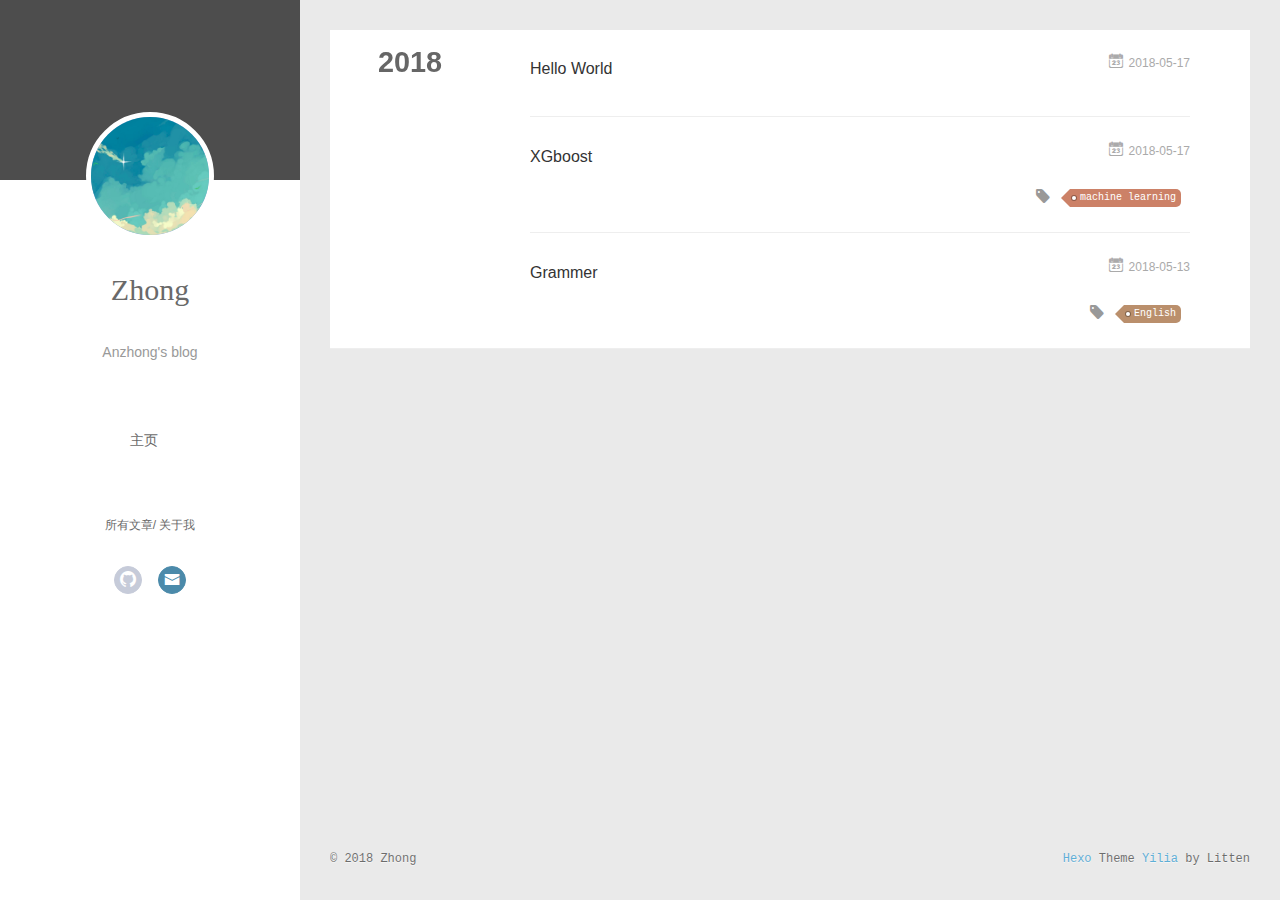
<file: archives/index.html>
<!DOCTYPE html>
<html>
<head>
  <meta charset="utf-8">
  
  <meta name="renderer" content="webkit">
  <meta http-equiv="X-UA-Compatible" content="IE=edge" >
  <link rel="dns-prefetch" href="https://zhongyaoc.github.io">
  <title>Archives | Zhong</title>
  <meta name="viewport" content="width=device-width, initial-scale=1, maximum-scale=1">
  <meta name="description" content="Man proposes,God disposes">
<meta property="og:type" content="website">
<meta property="og:title" content="Zhong">
<meta property="og:url" content="https://zhongyaoc.github.io/archives/index.html">
<meta property="og:site_name" content="Zhong">
<meta property="og:description" content="Man proposes,God disposes">
<meta property="og:locale" content="zh">
<meta name="twitter:card" content="summary">
<meta name="twitter:title" content="Zhong">
<meta name="twitter:description" content="Man proposes,God disposes">
  
    <link rel="alternative" href="/atom.xml" title="Zhong" type="application/atom+xml">
  
  
    <link rel="icon" href="/favicon.png">
  
  <link rel="stylesheet" type="text/css" href="/./main.0cf68a.css">
  <style type="text/css">
  
    #container.show {
      background: linear-gradient(200deg,#a0cfe4,#e8c37e);
    }
  </style>
  

  

</head>

<body>
  <div id="container" q-class="show:isCtnShow">
    <canvas id="anm-canvas" class="anm-canvas"></canvas>
    <div class="left-col" q-class="show:isShow">
      
<div class="overlay" style="background: #4d4d4d"></div>
<div class="intrude-less">
	<header id="header" class="inner">
		<a href="/" class="profilepic">
			<img src="/assets/blogImg/zhong.png" class="js-avatar">
		</a>
		<hgroup>
		  <h1 class="header-author"><a href="/">Zhong</a></h1>
		</hgroup>
		
		<p class="header-subtitle">Anzhong&#39;s blog</p>
		

		<nav class="header-menu">
			<ul>
			
				<li><a href="/">主页</a></li>
	        
			</ul>
		</nav>
		<nav class="header-smart-menu">
    		
    			
    			<a q-on="click: openSlider(e, 'innerArchive')" href="javascript:void(0)">所有文章</a>
    			
            
    			
            
    			
    			<a q-on="click: openSlider(e, 'aboutme')" href="javascript:void(0)">关于我</a>
    			
            
		</nav>
		<nav class="header-nav">
			<div class="social">
				
					<a class="github" target="_blank" href="http://github.com/ZhongYaoC" title="github"><i class="icon-github"></i></a>
		        
					<a class="mail" target="_blank" href="mailto:645810516@qq.com" title="mail"><i class="icon-mail"></i></a>
		        
			</div>
		</nav>
	</header>		
</div>

    </div>
    <div class="mid-col" q-class="show:isShow,hide:isShow|isFalse">
      
<nav id="mobile-nav">
  	<div class="overlay js-overlay" style="background: #4d4d4d"></div>
	<div class="btnctn js-mobile-btnctn">
  		<div class="slider-trigger list" q-on="click: openSlider(e)"><i class="icon icon-sort"></i></div>
	</div>
	<div class="intrude-less">
		<header id="header" class="inner">
			<div class="profilepic">
				<img src="/assets/blogImg/zhong.png" class="js-avatar">
			</div>
			<hgroup>
			  <h1 class="header-author js-header-author">Zhong</h1>
			</hgroup>
			
			<p class="header-subtitle"><i class="icon icon-quo-left"></i>Anzhong&#39;s blog<i class="icon icon-quo-right"></i></p>
			
			
			
				
			
			
			
			<nav class="header-nav">
				<div class="social">
					
						<a class="github" target="_blank" href="http://github.com/ZhongYaoC" title="github"><i class="icon-github"></i></a>
			        
						<a class="mail" target="_blank" href="mailto:645810516@qq.com" title="mail"><i class="icon-mail"></i></a>
			        
				</div>
			</nav>

			<nav class="header-menu js-header-menu">
				<ul style="width: 50%">
				
				
					<li style="width: 100%"><a href="/">主页</a></li>
		        
				</ul>
			</nav>
		</header>				
	</div>
	<div class="mobile-mask" style="display:none" q-show="isShow"></div>
</nav>

      <div id="wrapper" class="body-wrap">
        <div class="menu-l">
          <div class="canvas-wrap">
            <canvas data-colors="#eaeaea" data-sectionHeight="100" data-contentId="js-content" id="myCanvas1" class="anm-canvas"></canvas>
          </div>
          <div id="js-content" class="content-ll">
            
  
  
    
    
      
      
      <section class="archives-wrap">
        <div class="archive-year-wrap">
          <a href="/archives/2018" class="archive-year">2018</a>
        </div>
        <div class="archives">
    
    <article class="archive-article archive-type-post">
  <div class="archive-article-inner">
    <header class="archive-article-header">
      	<div class="article-meta">
	      	<a href="/2018/05/17/hello-world/" class="archive-article-date">
  	<time datetime="2018-05-17T12:59:50.811Z" itemprop="datePublished"><i class="icon-calendar icon"></i>2018-05-17</time>
</a>
        </div>
    	 
  
    <h1 itemprop="name">
      <a class="archive-article-title" href="/2018/05/17/hello-world/">Hello World</a>
    </h1>
  

        <div class="article-info info-on-right">
          
          

        </div>
        <div class="clearfix"></div>
    </header>
  </div>
</article>
  
    
    
    <article class="archive-article archive-type-post">
  <div class="archive-article-inner">
    <header class="archive-article-header">
      	<div class="article-meta">
	      	<a href="/2018/05/17/xgboost/" class="archive-article-date">
  	<time datetime="2018-05-17T12:42:47.000Z" itemprop="datePublished"><i class="icon-calendar icon"></i>2018-05-17</time>
</a>
        </div>
    	 
  
    <h1 itemprop="name">
      <a class="archive-article-title" href="/2018/05/17/xgboost/">XGboost</a>
    </h1>
  

        <div class="article-info info-on-right">
          
	<div class="article-tag tagcloud">
		<i class="icon-price-tags icon"></i>
		<ul class="article-tag-list">
			 
        		<li class="article-tag-list-item">
        			<a href="javascript:void(0)" class="js-tag article-tag-list-link color2">machine learning</a>
        		</li>
      		
		</ul>
	</div>

          

        </div>
        <div class="clearfix"></div>
    </header>
  </div>
</article>
  
    
    
    <article class="archive-article archive-type-post">
  <div class="archive-article-inner">
    <header class="archive-article-header">
      	<div class="article-meta">
	      	<a href="/2018/05/13/grammer/" class="archive-article-date">
  	<time datetime="2018-05-13T05:54:38.000Z" itemprop="datePublished"><i class="icon-calendar icon"></i>2018-05-13</time>
</a>
        </div>
    	 
  
    <h1 itemprop="name">
      <a class="archive-article-title" href="/2018/05/13/grammer/">Grammer</a>
    </h1>
  

        <div class="article-info info-on-right">
          
	<div class="article-tag tagcloud">
		<i class="icon-price-tags icon"></i>
		<ul class="article-tag-list">
			 
        		<li class="article-tag-list-item">
        			<a href="javascript:void(0)" class="js-tag article-tag-list-link color3">English</a>
        		</li>
      		
		</ul>
	</div>

          

        </div>
        <div class="clearfix"></div>
    </header>
  </div>
</article>
  
  
    </div></section>
  

    


          </div>
        </div>
      </div>
      <footer id="footer">
  <div class="outer">
    <div id="footer-info">
    	<div class="footer-left">
    		&copy; 2018 Zhong
    	</div>
      	<div class="footer-right">
      		<a href="http://hexo.io/" target="_blank">Hexo</a>  Theme <a href="https://github.com/litten/hexo-theme-yilia" target="_blank">Yilia</a> by Litten
      	</div>
    </div>
  </div>
</footer>
    </div>
    <script>
	var yiliaConfig = {
		mathjax: true,
		isHome: false,
		isPost: false,
		isArchive: true,
		isTag: false,
		isCategory: false,
		open_in_new: false,
		toc_hide_index: true,
		root: "/",
		innerArchive: true,
		showTags: false
	}
</script>

<script>!function(t){function n(e){if(r[e])return r[e].exports;var i=r[e]={exports:{},id:e,loaded:!1};return t[e].call(i.exports,i,i.exports,n),i.loaded=!0,i.exports}var r={};n.m=t,n.c=r,n.p="./",n(0)}([function(t,n,r){r(195),t.exports=r(191)},function(t,n,r){var e=r(3),i=r(52),o=r(27),u=r(28),c=r(53),f="prototype",a=function(t,n,r){var s,l,h,v,p=t&a.F,d=t&a.G,y=t&a.S,g=t&a.P,b=t&a.B,m=d?e:y?e[n]||(e[n]={}):(e[n]||{})[f],x=d?i:i[n]||(i[n]={}),w=x[f]||(x[f]={});d&&(r=n);for(s in r)l=!p&&m&&void 0!==m[s],h=(l?m:r)[s],v=b&&l?c(h,e):g&&"function"==typeof h?c(Function.call,h):h,m&&u(m,s,h,t&a.U),x[s]!=h&&o(x,s,v),g&&w[s]!=h&&(w[s]=h)};e.core=i,a.F=1,a.G=2,a.S=4,a.P=8,a.B=16,a.W=32,a.U=64,a.R=128,t.exports=a},function(t,n,r){var e=r(6);t.exports=function(t){if(!e(t))throw TypeError(t+" is not an object!");return t}},function(t,n){var r=t.exports="undefined"!=typeof window&&window.Math==Math?window:"undefined"!=typeof self&&self.Math==Math?self:Function("return this")();"number"==typeof __g&&(__g=r)},function(t,n){t.exports=function(t){try{return!!t()}catch(t){return!0}}},function(t,n){var r=t.exports="undefined"!=typeof window&&window.Math==Math?window:"undefined"!=typeof self&&self.Math==Math?self:Function("return this")();"number"==typeof __g&&(__g=r)},function(t,n){t.exports=function(t){return"object"==typeof t?null!==t:"function"==typeof t}},function(t,n,r){var e=r(126)("wks"),i=r(76),o=r(3).Symbol,u="function"==typeof o;(t.exports=function(t){return e[t]||(e[t]=u&&o[t]||(u?o:i)("Symbol."+t))}).store=e},function(t,n){var r={}.hasOwnProperty;t.exports=function(t,n){return r.call(t,n)}},function(t,n,r){var e=r(94),i=r(33);t.exports=function(t){return e(i(t))}},function(t,n,r){t.exports=!r(4)(function(){return 7!=Object.defineProperty({},"a",{get:function(){return 7}}).a})},function(t,n,r){var e=r(2),i=r(167),o=r(50),u=Object.defineProperty;n.f=r(10)?Object.defineProperty:function(t,n,r){if(e(t),n=o(n,!0),e(r),i)try{return u(t,n,r)}catch(t){}if("get"in r||"set"in r)throw TypeError("Accessors not supported!");return"value"in r&&(t[n]=r.value),t}},function(t,n,r){t.exports=!r(18)(function(){return 7!=Object.defineProperty({},"a",{get:function(){return 7}}).a})},function(t,n,r){var e=r(14),i=r(22);t.exports=r(12)?function(t,n,r){return e.f(t,n,i(1,r))}:function(t,n,r){return t[n]=r,t}},function(t,n,r){var e=r(20),i=r(58),o=r(42),u=Object.defineProperty;n.f=r(12)?Object.defineProperty:function(t,n,r){if(e(t),n=o(n,!0),e(r),i)try{return u(t,n,r)}catch(t){}if("get"in r||"set"in r)throw TypeError("Accessors not supported!");return"value"in r&&(t[n]=r.value),t}},function(t,n,r){var e=r(40)("wks"),i=r(23),o=r(5).Symbol,u="function"==typeof o;(t.exports=function(t){return e[t]||(e[t]=u&&o[t]||(u?o:i)("Symbol."+t))}).store=e},function(t,n,r){var e=r(67),i=Math.min;t.exports=function(t){return t>0?i(e(t),9007199254740991):0}},function(t,n,r){var e=r(46);t.exports=function(t){return Object(e(t))}},function(t,n){t.exports=function(t){try{return!!t()}catch(t){return!0}}},function(t,n,r){var e=r(63),i=r(34);t.exports=Object.keys||function(t){return e(t,i)}},function(t,n,r){var e=r(21);t.exports=function(t){if(!e(t))throw TypeError(t+" is not an object!");return t}},function(t,n){t.exports=function(t){return"object"==typeof t?null!==t:"function"==typeof t}},function(t,n){t.exports=function(t,n){return{enumerable:!(1&t),configurable:!(2&t),writable:!(4&t),value:n}}},function(t,n){var r=0,e=Math.random();t.exports=function(t){return"Symbol(".concat(void 0===t?"":t,")_",(++r+e).toString(36))}},function(t,n){var r={}.hasOwnProperty;t.exports=function(t,n){return r.call(t,n)}},function(t,n){var r=t.exports={version:"2.4.0"};"number"==typeof __e&&(__e=r)},function(t,n){t.exports=function(t){if("function"!=typeof t)throw TypeError(t+" is not a function!");return t}},function(t,n,r){var e=r(11),i=r(66);t.exports=r(10)?function(t,n,r){return e.f(t,n,i(1,r))}:function(t,n,r){return t[n]=r,t}},function(t,n,r){var e=r(3),i=r(27),o=r(24),u=r(76)("src"),c="toString",f=Function[c],a=(""+f).split(c);r(52).inspectSource=function(t){return f.call(t)},(t.exports=function(t,n,r,c){var f="function"==typeof r;f&&(o(r,"name")||i(r,"name",n)),t[n]!==r&&(f&&(o(r,u)||i(r,u,t[n]?""+t[n]:a.join(String(n)))),t===e?t[n]=r:c?t[n]?t[n]=r:i(t,n,r):(delete t[n],i(t,n,r)))})(Function.prototype,c,function(){return"function"==typeof this&&this[u]||f.call(this)})},function(t,n,r){var e=r(1),i=r(4),o=r(46),u=function(t,n,r,e){var i=String(o(t)),u="<"+n;return""!==r&&(u+=" "+r+'="'+String(e).replace(/"/g,"&quot;")+'"'),u+">"+i+"</"+n+">"};t.exports=function(t,n){var r={};r[t]=n(u),e(e.P+e.F*i(function(){var n=""[t]('"');return n!==n.toLowerCase()||n.split('"').length>3}),"String",r)}},function(t,n,r){var e=r(115),i=r(46);t.exports=function(t){return e(i(t))}},function(t,n,r){var e=r(116),i=r(66),o=r(30),u=r(50),c=r(24),f=r(167),a=Object.getOwnPropertyDescriptor;n.f=r(10)?a:function(t,n){if(t=o(t),n=u(n,!0),f)try{return a(t,n)}catch(t){}if(c(t,n))return i(!e.f.call(t,n),t[n])}},function(t,n,r){var e=r(24),i=r(17),o=r(145)("IE_PROTO"),u=Object.prototype;t.exports=Object.getPrototypeOf||function(t){return t=i(t),e(t,o)?t[o]:"function"==typeof t.constructor&&t instanceof t.constructor?t.constructor.prototype:t instanceof Object?u:null}},function(t,n){t.exports=function(t){if(void 0==t)throw TypeError("Can't call method on  "+t);return t}},function(t,n){t.exports="constructor,hasOwnProperty,isPrototypeOf,propertyIsEnumerable,toLocaleString,toString,valueOf".split(",")},function(t,n){t.exports={}},function(t,n){t.exports=!0},function(t,n){n.f={}.propertyIsEnumerable},function(t,n,r){var e=r(14).f,i=r(8),o=r(15)("toStringTag");t.exports=function(t,n,r){t&&!i(t=r?t:t.prototype,o)&&e(t,o,{configurable:!0,value:n})}},function(t,n,r){var e=r(40)("keys"),i=r(23);t.exports=function(t){return e[t]||(e[t]=i(t))}},function(t,n,r){var e=r(5),i="__core-js_shared__",o=e[i]||(e[i]={});t.exports=function(t){return o[t]||(o[t]={})}},function(t,n){var r=Math.ceil,e=Math.floor;t.exports=function(t){return isNaN(t=+t)?0:(t>0?e:r)(t)}},function(t,n,r){var e=r(21);t.exports=function(t,n){if(!e(t))return t;var r,i;if(n&&"function"==typeof(r=t.toString)&&!e(i=r.call(t)))return i;if("function"==typeof(r=t.valueOf)&&!e(i=r.call(t)))return i;if(!n&&"function"==typeof(r=t.toString)&&!e(i=r.call(t)))return i;throw TypeError("Can't convert object to primitive value")}},function(t,n,r){var e=r(5),i=r(25),o=r(36),u=r(44),c=r(14).f;t.exports=function(t){var n=i.Symbol||(i.Symbol=o?{}:e.Symbol||{});"_"==t.charAt(0)||t in n||c(n,t,{value:u.f(t)})}},function(t,n,r){n.f=r(15)},function(t,n){var r={}.toString;t.exports=function(t){return r.call(t).slice(8,-1)}},function(t,n){t.exports=function(t){if(void 0==t)throw TypeError("Can't call method on  "+t);return t}},function(t,n,r){var e=r(4);t.exports=function(t,n){return!!t&&e(function(){n?t.call(null,function(){},1):t.call(null)})}},function(t,n,r){var e=r(53),i=r(115),o=r(17),u=r(16),c=r(203);t.exports=function(t,n){var r=1==t,f=2==t,a=3==t,s=4==t,l=6==t,h=5==t||l,v=n||c;return function(n,c,p){for(var d,y,g=o(n),b=i(g),m=e(c,p,3),x=u(b.length),w=0,S=r?v(n,x):f?v(n,0):void 0;x>w;w++)if((h||w in b)&&(d=b[w],y=m(d,w,g),t))if(r)S[w]=y;else if(y)switch(t){case 3:return!0;case 5:return d;case 6:return w;case 2:S.push(d)}else if(s)return!1;return l?-1:a||s?s:S}}},function(t,n,r){var e=r(1),i=r(52),o=r(4);t.exports=function(t,n){var r=(i.Object||{})[t]||Object[t],u={};u[t]=n(r),e(e.S+e.F*o(function(){r(1)}),"Object",u)}},function(t,n,r){var e=r(6);t.exports=function(t,n){if(!e(t))return t;var r,i;if(n&&"function"==typeof(r=t.toString)&&!e(i=r.call(t)))return i;if("function"==typeof(r=t.valueOf)&&!e(i=r.call(t)))return i;if(!n&&"function"==typeof(r=t.toString)&&!e(i=r.call(t)))return i;throw TypeError("Can't convert object to primitive value")}},function(t,n,r){var e=r(5),i=r(25),o=r(91),u=r(13),c="prototype",f=function(t,n,r){var a,s,l,h=t&f.F,v=t&f.G,p=t&f.S,d=t&f.P,y=t&f.B,g=t&f.W,b=v?i:i[n]||(i[n]={}),m=b[c],x=v?e:p?e[n]:(e[n]||{})[c];v&&(r=n);for(a in r)(s=!h&&x&&void 0!==x[a])&&a in b||(l=s?x[a]:r[a],b[a]=v&&"function"!=typeof x[a]?r[a]:y&&s?o(l,e):g&&x[a]==l?function(t){var n=function(n,r,e){if(this instanceof t){switch(arguments.length){case 0:return new t;case 1:return new t(n);case 2:return new t(n,r)}return new t(n,r,e)}return t.apply(this,arguments)};return n[c]=t[c],n}(l):d&&"function"==typeof l?o(Function.call,l):l,d&&((b.virtual||(b.virtual={}))[a]=l,t&f.R&&m&&!m[a]&&u(m,a,l)))};f.F=1,f.G=2,f.S=4,f.P=8,f.B=16,f.W=32,f.U=64,f.R=128,t.exports=f},function(t,n){var r=t.exports={version:"2.4.0"};"number"==typeof __e&&(__e=r)},function(t,n,r){var e=r(26);t.exports=function(t,n,r){if(e(t),void 0===n)return t;switch(r){case 1:return function(r){return t.call(n,r)};case 2:return function(r,e){return t.call(n,r,e)};case 3:return function(r,e,i){return t.call(n,r,e,i)}}return function(){return t.apply(n,arguments)}}},function(t,n,r){var e=r(183),i=r(1),o=r(126)("metadata"),u=o.store||(o.store=new(r(186))),c=function(t,n,r){var i=u.get(t);if(!i){if(!r)return;u.set(t,i=new e)}var o=i.get(n);if(!o){if(!r)return;i.set(n,o=new e)}return o},f=function(t,n,r){var e=c(n,r,!1);return void 0!==e&&e.has(t)},a=function(t,n,r){var e=c(n,r,!1);return void 0===e?void 0:e.get(t)},s=function(t,n,r,e){c(r,e,!0).set(t,n)},l=function(t,n){var r=c(t,n,!1),e=[];return r&&r.forEach(function(t,n){e.push(n)}),e},h=function(t){return void 0===t||"symbol"==typeof t?t:String(t)},v=function(t){i(i.S,"Reflect",t)};t.exports={store:u,map:c,has:f,get:a,set:s,keys:l,key:h,exp:v}},function(t,n,r){"use strict";if(r(10)){var e=r(69),i=r(3),o=r(4),u=r(1),c=r(127),f=r(152),a=r(53),s=r(68),l=r(66),h=r(27),v=r(73),p=r(67),d=r(16),y=r(75),g=r(50),b=r(24),m=r(180),x=r(114),w=r(6),S=r(17),_=r(137),O=r(70),E=r(32),P=r(71).f,j=r(154),F=r(76),M=r(7),A=r(48),N=r(117),T=r(146),I=r(155),k=r(80),L=r(123),R=r(74),C=r(130),D=r(160),U=r(11),W=r(31),G=U.f,B=W.f,V=i.RangeError,z=i.TypeError,q=i.Uint8Array,K="ArrayBuffer",J="Shared"+K,Y="BYTES_PER_ELEMENT",H="prototype",$=Array[H],X=f.ArrayBuffer,Q=f.DataView,Z=A(0),tt=A(2),nt=A(3),rt=A(4),et=A(5),it=A(6),ot=N(!0),ut=N(!1),ct=I.values,ft=I.keys,at=I.entries,st=$.lastIndexOf,lt=$.reduce,ht=$.reduceRight,vt=$.join,pt=$.sort,dt=$.slice,yt=$.toString,gt=$.toLocaleString,bt=M("iterator"),mt=M("toStringTag"),xt=F("typed_constructor"),wt=F("def_constructor"),St=c.CONSTR,_t=c.TYPED,Ot=c.VIEW,Et="Wrong length!",Pt=A(1,function(t,n){return Tt(T(t,t[wt]),n)}),jt=o(function(){return 1===new q(new Uint16Array([1]).buffer)[0]}),Ft=!!q&&!!q[H].set&&o(function(){new q(1).set({})}),Mt=function(t,n){if(void 0===t)throw z(Et);var r=+t,e=d(t);if(n&&!m(r,e))throw V(Et);return e},At=function(t,n){var r=p(t);if(r<0||r%n)throw V("Wrong offset!");return r},Nt=function(t){if(w(t)&&_t in t)return t;throw z(t+" is not a typed array!")},Tt=function(t,n){if(!(w(t)&&xt in t))throw z("It is not a typed array constructor!");return new t(n)},It=function(t,n){return kt(T(t,t[wt]),n)},kt=function(t,n){for(var r=0,e=n.length,i=Tt(t,e);e>r;)i[r]=n[r++];return i},Lt=function(t,n,r){G(t,n,{get:function(){return this._d[r]}})},Rt=function(t){var n,r,e,i,o,u,c=S(t),f=arguments.length,s=f>1?arguments[1]:void 0,l=void 0!==s,h=j(c);if(void 0!=h&&!_(h)){for(u=h.call(c),e=[],n=0;!(o=u.next()).done;n++)e.push(o.value);c=e}for(l&&f>2&&(s=a(s,arguments[2],2)),n=0,r=d(c.length),i=Tt(this,r);r>n;n++)i[n]=l?s(c[n],n):c[n];return i},Ct=function(){for(var t=0,n=arguments.length,r=Tt(this,n);n>t;)r[t]=arguments[t++];return r},Dt=!!q&&o(function(){gt.call(new q(1))}),Ut=function(){return gt.apply(Dt?dt.call(Nt(this)):Nt(this),arguments)},Wt={copyWithin:function(t,n){return D.call(Nt(this),t,n,arguments.length>2?arguments[2]:void 0)},every:function(t){return rt(Nt(this),t,arguments.length>1?arguments[1]:void 0)},fill:function(t){return C.apply(Nt(this),arguments)},filter:function(t){return It(this,tt(Nt(this),t,arguments.length>1?arguments[1]:void 0))},find:function(t){return et(Nt(this),t,arguments.length>1?arguments[1]:void 0)},findIndex:function(t){return it(Nt(this),t,arguments.length>1?arguments[1]:void 0)},forEach:function(t){Z(Nt(this),t,arguments.length>1?arguments[1]:void 0)},indexOf:function(t){return ut(Nt(this),t,arguments.length>1?arguments[1]:void 0)},includes:function(t){return ot(Nt(this),t,arguments.length>1?arguments[1]:void 0)},join:function(t){return vt.apply(Nt(this),arguments)},lastIndexOf:function(t){return st.apply(Nt(this),arguments)},map:function(t){return Pt(Nt(this),t,arguments.length>1?arguments[1]:void 0)},reduce:function(t){return lt.apply(Nt(this),arguments)},reduceRight:function(t){return ht.apply(Nt(this),arguments)},reverse:function(){for(var t,n=this,r=Nt(n).length,e=Math.floor(r/2),i=0;i<e;)t=n[i],n[i++]=n[--r],n[r]=t;return n},some:function(t){return nt(Nt(this),t,arguments.length>1?arguments[1]:void 0)},sort:function(t){return pt.call(Nt(this),t)},subarray:function(t,n){var r=Nt(this),e=r.length,i=y(t,e);return new(T(r,r[wt]))(r.buffer,r.byteOffset+i*r.BYTES_PER_ELEMENT,d((void 0===n?e:y(n,e))-i))}},Gt=function(t,n){return It(this,dt.call(Nt(this),t,n))},Bt=function(t){Nt(this);var n=At(arguments[1],1),r=this.length,e=S(t),i=d(e.length),o=0;if(i+n>r)throw V(Et);for(;o<i;)this[n+o]=e[o++]},Vt={entries:function(){return at.call(Nt(this))},keys:function(){return ft.call(Nt(this))},values:function(){return ct.call(Nt(this))}},zt=function(t,n){return w(t)&&t[_t]&&"symbol"!=typeof n&&n in t&&String(+n)==String(n)},qt=function(t,n){return zt(t,n=g(n,!0))?l(2,t[n]):B(t,n)},Kt=function(t,n,r){return!(zt(t,n=g(n,!0))&&w(r)&&b(r,"value"))||b(r,"get")||b(r,"set")||r.configurable||b(r,"writable")&&!r.writable||b(r,"enumerable")&&!r.enumerable?G(t,n,r):(t[n]=r.value,t)};St||(W.f=qt,U.f=Kt),u(u.S+u.F*!St,"Object",{getOwnPropertyDescriptor:qt,defineProperty:Kt}),o(function(){yt.call({})})&&(yt=gt=function(){return vt.call(this)});var Jt=v({},Wt);v(Jt,Vt),h(Jt,bt,Vt.values),v(Jt,{slice:Gt,set:Bt,constructor:function(){},toString:yt,toLocaleString:Ut}),Lt(Jt,"buffer","b"),Lt(Jt,"byteOffset","o"),Lt(Jt,"byteLength","l"),Lt(Jt,"length","e"),G(Jt,mt,{get:function(){return this[_t]}}),t.exports=function(t,n,r,f){f=!!f;var a=t+(f?"Clamped":"")+"Array",l="Uint8Array"!=a,v="get"+t,p="set"+t,y=i[a],g=y||{},b=y&&E(y),m=!y||!c.ABV,S={},_=y&&y[H],j=function(t,r){var e=t._d;return e.v[v](r*n+e.o,jt)},F=function(t,r,e){var i=t._d;f&&(e=(e=Math.round(e))<0?0:e>255?255:255&e),i.v[p](r*n+i.o,e,jt)},M=function(t,n){G(t,n,{get:function(){return j(this,n)},set:function(t){return F(this,n,t)},enumerable:!0})};m?(y=r(function(t,r,e,i){s(t,y,a,"_d");var o,u,c,f,l=0,v=0;if(w(r)){if(!(r instanceof X||(f=x(r))==K||f==J))return _t in r?kt(y,r):Rt.call(y,r);o=r,v=At(e,n);var p=r.byteLength;if(void 0===i){if(p%n)throw V(Et);if((u=p-v)<0)throw V(Et)}else if((u=d(i)*n)+v>p)throw V(Et);c=u/n}else c=Mt(r,!0),u=c*n,o=new X(u);for(h(t,"_d",{b:o,o:v,l:u,e:c,v:new Q(o)});l<c;)M(t,l++)}),_=y[H]=O(Jt),h(_,"constructor",y)):L(function(t){new y(null),new y(t)},!0)||(y=r(function(t,r,e,i){s(t,y,a);var o;return w(r)?r instanceof X||(o=x(r))==K||o==J?void 0!==i?new g(r,At(e,n),i):void 0!==e?new g(r,At(e,n)):new g(r):_t in r?kt(y,r):Rt.call(y,r):new g(Mt(r,l))}),Z(b!==Function.prototype?P(g).concat(P(b)):P(g),function(t){t in y||h(y,t,g[t])}),y[H]=_,e||(_.constructor=y));var A=_[bt],N=!!A&&("values"==A.name||void 0==A.name),T=Vt.values;h(y,xt,!0),h(_,_t,a),h(_,Ot,!0),h(_,wt,y),(f?new y(1)[mt]==a:mt in _)||G(_,mt,{get:function(){return a}}),S[a]=y,u(u.G+u.W+u.F*(y!=g),S),u(u.S,a,{BYTES_PER_ELEMENT:n,from:Rt,of:Ct}),Y in _||h(_,Y,n),u(u.P,a,Wt),R(a),u(u.P+u.F*Ft,a,{set:Bt}),u(u.P+u.F*!N,a,Vt),u(u.P+u.F*(_.toString!=yt),a,{toString:yt}),u(u.P+u.F*o(function(){new y(1).slice()}),a,{slice:Gt}),u(u.P+u.F*(o(function(){return[1,2].toLocaleString()!=new y([1,2]).toLocaleString()})||!o(function(){_.toLocaleString.call([1,2])})),a,{toLocaleString:Ut}),k[a]=N?A:T,e||N||h(_,bt,T)}}else t.exports=function(){}},function(t,n){var r={}.toString;t.exports=function(t){return r.call(t).slice(8,-1)}},function(t,n,r){var e=r(21),i=r(5).document,o=e(i)&&e(i.createElement);t.exports=function(t){return o?i.createElement(t):{}}},function(t,n,r){t.exports=!r(12)&&!r(18)(function(){return 7!=Object.defineProperty(r(57)("div"),"a",{get:function(){return 7}}).a})},function(t,n,r){"use strict";var e=r(36),i=r(51),o=r(64),u=r(13),c=r(8),f=r(35),a=r(96),s=r(38),l=r(103),h=r(15)("iterator"),v=!([].keys&&"next"in[].keys()),p="keys",d="values",y=function(){return this};t.exports=function(t,n,r,g,b,m,x){a(r,n,g);var w,S,_,O=function(t){if(!v&&t in F)return F[t];switch(t){case p:case d:return function(){return new r(this,t)}}return function(){return new r(this,t)}},E=n+" Iterator",P=b==d,j=!1,F=t.prototype,M=F[h]||F["@@iterator"]||b&&F[b],A=M||O(b),N=b?P?O("entries"):A:void 0,T="Array"==n?F.entries||M:M;if(T&&(_=l(T.call(new t)))!==Object.prototype&&(s(_,E,!0),e||c(_,h)||u(_,h,y)),P&&M&&M.name!==d&&(j=!0,A=function(){return M.call(this)}),e&&!x||!v&&!j&&F[h]||u(F,h,A),f[n]=A,f[E]=y,b)if(w={values:P?A:O(d),keys:m?A:O(p),entries:N},x)for(S in w)S in F||o(F,S,w[S]);else i(i.P+i.F*(v||j),n,w);return w}},function(t,n,r){var e=r(20),i=r(100),o=r(34),u=r(39)("IE_PROTO"),c=function(){},f="prototype",a=function(){var t,n=r(57)("iframe"),e=o.length;for(n.style.display="none",r(93).appendChild(n),n.src="javascript:",t=n.contentWindow.document,t.open(),t.write("<script>document.F=Object<\/script>"),t.close(),a=t.F;e--;)delete a[f][o[e]];return a()};t.exports=Object.create||function(t,n){var r;return null!==t?(c[f]=e(t),r=new c,c[f]=null,r[u]=t):r=a(),void 0===n?r:i(r,n)}},function(t,n,r){var e=r(63),i=r(34).concat("length","prototype");n.f=Object.getOwnPropertyNames||function(t){return e(t,i)}},function(t,n){n.f=Object.getOwnPropertySymbols},function(t,n,r){var e=r(8),i=r(9),o=r(90)(!1),u=r(39)("IE_PROTO");t.exports=function(t,n){var r,c=i(t),f=0,a=[];for(r in c)r!=u&&e(c,r)&&a.push(r);for(;n.length>f;)e(c,r=n[f++])&&(~o(a,r)||a.push(r));return a}},function(t,n,r){t.exports=r(13)},function(t,n,r){var e=r(76)("meta"),i=r(6),o=r(24),u=r(11).f,c=0,f=Object.isExtensible||function(){return!0},a=!r(4)(function(){return f(Object.preventExtensions({}))}),s=function(t){u(t,e,{value:{i:"O"+ ++c,w:{}}})},l=function(t,n){if(!i(t))return"symbol"==typeof t?t:("string"==typeof t?"S":"P")+t;if(!o(t,e)){if(!f(t))return"F";if(!n)return"E";s(t)}return t[e].i},h=function(t,n){if(!o(t,e)){if(!f(t))return!0;if(!n)return!1;s(t)}return t[e].w},v=function(t){return a&&p.NEED&&f(t)&&!o(t,e)&&s(t),t},p=t.exports={KEY:e,NEED:!1,fastKey:l,getWeak:h,onFreeze:v}},function(t,n){t.exports=function(t,n){return{enumerable:!(1&t),configurable:!(2&t),writable:!(4&t),value:n}}},function(t,n){var r=Math.ceil,e=Math.floor;t.exports=function(t){return isNaN(t=+t)?0:(t>0?e:r)(t)}},function(t,n){t.exports=function(t,n,r,e){if(!(t instanceof n)||void 0!==e&&e in t)throw TypeError(r+": incorrect invocation!");return t}},function(t,n){t.exports=!1},function(t,n,r){var e=r(2),i=r(173),o=r(133),u=r(145)("IE_PROTO"),c=function(){},f="prototype",a=function(){var t,n=r(132)("iframe"),e=o.length;for(n.style.display="none",r(135).appendChild(n),n.src="javascript:",t=n.contentWindow.document,t.open(),t.write("<script>document.F=Object<\/script>"),t.close(),a=t.F;e--;)delete a[f][o[e]];return a()};t.exports=Object.create||function(t,n){var r;return null!==t?(c[f]=e(t),r=new c,c[f]=null,r[u]=t):r=a(),void 0===n?r:i(r,n)}},function(t,n,r){var e=r(175),i=r(133).concat("length","prototype");n.f=Object.getOwnPropertyNames||function(t){return e(t,i)}},function(t,n,r){var e=r(175),i=r(133);t.exports=Object.keys||function(t){return e(t,i)}},function(t,n,r){var e=r(28);t.exports=function(t,n,r){for(var i in n)e(t,i,n[i],r);return t}},function(t,n,r){"use strict";var e=r(3),i=r(11),o=r(10),u=r(7)("species");t.exports=function(t){var n=e[t];o&&n&&!n[u]&&i.f(n,u,{configurable:!0,get:function(){return this}})}},function(t,n,r){var e=r(67),i=Math.max,o=Math.min;t.exports=function(t,n){return t=e(t),t<0?i(t+n,0):o(t,n)}},function(t,n){var r=0,e=Math.random();t.exports=function(t){return"Symbol(".concat(void 0===t?"":t,")_",(++r+e).toString(36))}},function(t,n,r){var e=r(33);t.exports=function(t){return Object(e(t))}},function(t,n,r){var e=r(7)("unscopables"),i=Array.prototype;void 0==i[e]&&r(27)(i,e,{}),t.exports=function(t){i[e][t]=!0}},function(t,n,r){var e=r(53),i=r(169),o=r(137),u=r(2),c=r(16),f=r(154),a={},s={},n=t.exports=function(t,n,r,l,h){var v,p,d,y,g=h?function(){return t}:f(t),b=e(r,l,n?2:1),m=0;if("function"!=typeof g)throw TypeError(t+" is not iterable!");if(o(g)){for(v=c(t.length);v>m;m++)if((y=n?b(u(p=t[m])[0],p[1]):b(t[m]))===a||y===s)return y}else for(d=g.call(t);!(p=d.next()).done;)if((y=i(d,b,p.value,n))===a||y===s)return y};n.BREAK=a,n.RETURN=s},function(t,n){t.exports={}},function(t,n,r){var e=r(11).f,i=r(24),o=r(7)("toStringTag");t.exports=function(t,n,r){t&&!i(t=r?t:t.prototype,o)&&e(t,o,{configurable:!0,value:n})}},function(t,n,r){var e=r(1),i=r(46),o=r(4),u=r(150),c="["+u+"]",f="​",a=RegExp("^"+c+c+"*"),s=RegExp(c+c+"*$"),l=function(t,n,r){var i={},c=o(function(){return!!u[t]()||f[t]()!=f}),a=i[t]=c?n(h):u[t];r&&(i[r]=a),e(e.P+e.F*c,"String",i)},h=l.trim=function(t,n){return t=String(i(t)),1&n&&(t=t.replace(a,"")),2&n&&(t=t.replace(s,"")),t};t.exports=l},function(t,n,r){t.exports={default:r(86),__esModule:!0}},function(t,n,r){t.exports={default:r(87),__esModule:!0}},function(t,n,r){"use strict";function e(t){return t&&t.__esModule?t:{default:t}}n.__esModule=!0;var i=r(84),o=e(i),u=r(83),c=e(u),f="function"==typeof c.default&&"symbol"==typeof o.default?function(t){return typeof t}:function(t){return t&&"function"==typeof c.default&&t.constructor===c.default&&t!==c.default.prototype?"symbol":typeof t};n.default="function"==typeof c.default&&"symbol"===f(o.default)?function(t){return void 0===t?"undefined":f(t)}:function(t){return t&&"function"==typeof c.default&&t.constructor===c.default&&t!==c.default.prototype?"symbol":void 0===t?"undefined":f(t)}},function(t,n,r){r(110),r(108),r(111),r(112),t.exports=r(25).Symbol},function(t,n,r){r(109),r(113),t.exports=r(44).f("iterator")},function(t,n){t.exports=function(t){if("function"!=typeof t)throw TypeError(t+" is not a function!");return t}},function(t,n){t.exports=function(){}},function(t,n,r){var e=r(9),i=r(106),o=r(105);t.exports=function(t){return function(n,r,u){var c,f=e(n),a=i(f.length),s=o(u,a);if(t&&r!=r){for(;a>s;)if((c=f[s++])!=c)return!0}else for(;a>s;s++)if((t||s in f)&&f[s]===r)return t||s||0;return!t&&-1}}},function(t,n,r){var e=r(88);t.exports=function(t,n,r){if(e(t),void 0===n)return t;switch(r){case 1:return function(r){return t.call(n,r)};case 2:return function(r,e){return t.call(n,r,e)};case 3:return function(r,e,i){return t.call(n,r,e,i)}}return function(){return t.apply(n,arguments)}}},function(t,n,r){var e=r(19),i=r(62),o=r(37);t.exports=function(t){var n=e(t),r=i.f;if(r)for(var u,c=r(t),f=o.f,a=0;c.length>a;)f.call(t,u=c[a++])&&n.push(u);return n}},function(t,n,r){t.exports=r(5).document&&document.documentElement},function(t,n,r){var e=r(56);t.exports=Object("z").propertyIsEnumerable(0)?Object:function(t){return"String"==e(t)?t.split(""):Object(t)}},function(t,n,r){var e=r(56);t.exports=Array.isArray||function(t){return"Array"==e(t)}},function(t,n,r){"use strict";var e=r(60),i=r(22),o=r(38),u={};r(13)(u,r(15)("iterator"),function(){return this}),t.exports=function(t,n,r){t.prototype=e(u,{next:i(1,r)}),o(t,n+" Iterator")}},function(t,n){t.exports=function(t,n){return{value:n,done:!!t}}},function(t,n,r){var e=r(19),i=r(9);t.exports=function(t,n){for(var r,o=i(t),u=e(o),c=u.length,f=0;c>f;)if(o[r=u[f++]]===n)return r}},function(t,n,r){var e=r(23)("meta"),i=r(21),o=r(8),u=r(14).f,c=0,f=Object.isExtensible||function(){return!0},a=!r(18)(function(){return f(Object.preventExtensions({}))}),s=function(t){u(t,e,{value:{i:"O"+ ++c,w:{}}})},l=function(t,n){if(!i(t))return"symbol"==typeof t?t:("string"==typeof t?"S":"P")+t;if(!o(t,e)){if(!f(t))return"F";if(!n)return"E";s(t)}return t[e].i},h=function(t,n){if(!o(t,e)){if(!f(t))return!0;if(!n)return!1;s(t)}return t[e].w},v=function(t){return a&&p.NEED&&f(t)&&!o(t,e)&&s(t),t},p=t.exports={KEY:e,NEED:!1,fastKey:l,getWeak:h,onFreeze:v}},function(t,n,r){var e=r(14),i=r(20),o=r(19);t.exports=r(12)?Object.defineProperties:function(t,n){i(t);for(var r,u=o(n),c=u.length,f=0;c>f;)e.f(t,r=u[f++],n[r]);return t}},function(t,n,r){var e=r(37),i=r(22),o=r(9),u=r(42),c=r(8),f=r(58),a=Object.getOwnPropertyDescriptor;n.f=r(12)?a:function(t,n){if(t=o(t),n=u(n,!0),f)try{return a(t,n)}catch(t){}if(c(t,n))return i(!e.f.call(t,n),t[n])}},function(t,n,r){var e=r(9),i=r(61).f,o={}.toString,u="object"==typeof window&&window&&Object.getOwnPropertyNames?Object.getOwnPropertyNames(window):[],c=function(t){try{return i(t)}catch(t){return u.slice()}};t.exports.f=function(t){return u&&"[object Window]"==o.call(t)?c(t):i(e(t))}},function(t,n,r){var e=r(8),i=r(77),o=r(39)("IE_PROTO"),u=Object.prototype;t.exports=Object.getPrototypeOf||function(t){return t=i(t),e(t,o)?t[o]:"function"==typeof t.constructor&&t instanceof t.constructor?t.constructor.prototype:t instanceof Object?u:null}},function(t,n,r){var e=r(41),i=r(33);t.exports=function(t){return function(n,r){var o,u,c=String(i(n)),f=e(r),a=c.length;return f<0||f>=a?t?"":void 0:(o=c.charCodeAt(f),o<55296||o>56319||f+1===a||(u=c.charCodeAt(f+1))<56320||u>57343?t?c.charAt(f):o:t?c.slice(f,f+2):u-56320+(o-55296<<10)+65536)}}},function(t,n,r){var e=r(41),i=Math.max,o=Math.min;t.exports=function(t,n){return t=e(t),t<0?i(t+n,0):o(t,n)}},function(t,n,r){var e=r(41),i=Math.min;t.exports=function(t){return t>0?i(e(t),9007199254740991):0}},function(t,n,r){"use strict";var e=r(89),i=r(97),o=r(35),u=r(9);t.exports=r(59)(Array,"Array",function(t,n){this._t=u(t),this._i=0,this._k=n},function(){var t=this._t,n=this._k,r=this._i++;return!t||r>=t.length?(this._t=void 0,i(1)):"keys"==n?i(0,r):"values"==n?i(0,t[r]):i(0,[r,t[r]])},"values"),o.Arguments=o.Array,e("keys"),e("values"),e("entries")},function(t,n){},function(t,n,r){"use strict";var e=r(104)(!0);r(59)(String,"String",function(t){this._t=String(t),this._i=0},function(){var t,n=this._t,r=this._i;return r>=n.length?{value:void 0,done:!0}:(t=e(n,r),this._i+=t.length,{value:t,done:!1})})},function(t,n,r){"use strict";var e=r(5),i=r(8),o=r(12),u=r(51),c=r(64),f=r(99).KEY,a=r(18),s=r(40),l=r(38),h=r(23),v=r(15),p=r(44),d=r(43),y=r(98),g=r(92),b=r(95),m=r(20),x=r(9),w=r(42),S=r(22),_=r(60),O=r(102),E=r(101),P=r(14),j=r(19),F=E.f,M=P.f,A=O.f,N=e.Symbol,T=e.JSON,I=T&&T.stringify,k="prototype",L=v("_hidden"),R=v("toPrimitive"),C={}.propertyIsEnumerable,D=s("symbol-registry"),U=s("symbols"),W=s("op-symbols"),G=Object[k],B="function"==typeof N,V=e.QObject,z=!V||!V[k]||!V[k].findChild,q=o&&a(function(){return 7!=_(M({},"a",{get:function(){return M(this,"a",{value:7}).a}})).a})?function(t,n,r){var e=F(G,n);e&&delete G[n],M(t,n,r),e&&t!==G&&M(G,n,e)}:M,K=function(t){var n=U[t]=_(N[k]);return n._k=t,n},J=B&&"symbol"==typeof N.iterator?function(t){return"symbol"==typeof t}:function(t){return t instanceof N},Y=function(t,n,r){return t===G&&Y(W,n,r),m(t),n=w(n,!0),m(r),i(U,n)?(r.enumerable?(i(t,L)&&t[L][n]&&(t[L][n]=!1),r=_(r,{enumerable:S(0,!1)})):(i(t,L)||M(t,L,S(1,{})),t[L][n]=!0),q(t,n,r)):M(t,n,r)},H=function(t,n){m(t);for(var r,e=g(n=x(n)),i=0,o=e.length;o>i;)Y(t,r=e[i++],n[r]);return t},$=function(t,n){return void 0===n?_(t):H(_(t),n)},X=function(t){var n=C.call(this,t=w(t,!0));return!(this===G&&i(U,t)&&!i(W,t))&&(!(n||!i(this,t)||!i(U,t)||i(this,L)&&this[L][t])||n)},Q=function(t,n){if(t=x(t),n=w(n,!0),t!==G||!i(U,n)||i(W,n)){var r=F(t,n);return!r||!i(U,n)||i(t,L)&&t[L][n]||(r.enumerable=!0),r}},Z=function(t){for(var n,r=A(x(t)),e=[],o=0;r.length>o;)i(U,n=r[o++])||n==L||n==f||e.push(n);return e},tt=function(t){for(var n,r=t===G,e=A(r?W:x(t)),o=[],u=0;e.length>u;)!i(U,n=e[u++])||r&&!i(G,n)||o.push(U[n]);return o};B||(N=function(){if(this instanceof N)throw TypeError("Symbol is not a constructor!");var t=h(arguments.length>0?arguments[0]:void 0),n=function(r){this===G&&n.call(W,r),i(this,L)&&i(this[L],t)&&(this[L][t]=!1),q(this,t,S(1,r))};return o&&z&&q(G,t,{configurable:!0,set:n}),K(t)},c(N[k],"toString",function(){return this._k}),E.f=Q,P.f=Y,r(61).f=O.f=Z,r(37).f=X,r(62).f=tt,o&&!r(36)&&c(G,"propertyIsEnumerable",X,!0),p.f=function(t){return K(v(t))}),u(u.G+u.W+u.F*!B,{Symbol:N});for(var nt="hasInstance,isConcatSpreadable,iterator,match,replace,search,species,split,toPrimitive,toStringTag,unscopables".split(","),rt=0;nt.length>rt;)v(nt[rt++]);for(var nt=j(v.store),rt=0;nt.length>rt;)d(nt[rt++]);u(u.S+u.F*!B,"Symbol",{for:function(t){return i(D,t+="")?D[t]:D[t]=N(t)},keyFor:function(t){if(J(t))return y(D,t);throw TypeError(t+" is not a symbol!")},useSetter:function(){z=!0},useSimple:function(){z=!1}}),u(u.S+u.F*!B,"Object",{create:$,defineProperty:Y,defineProperties:H,getOwnPropertyDescriptor:Q,getOwnPropertyNames:Z,getOwnPropertySymbols:tt}),T&&u(u.S+u.F*(!B||a(function(){var t=N();return"[null]"!=I([t])||"{}"!=I({a:t})||"{}"!=I(Object(t))})),"JSON",{stringify:function(t){if(void 0!==t&&!J(t)){for(var n,r,e=[t],i=1;arguments.length>i;)e.push(arguments[i++]);return n=e[1],"function"==typeof n&&(r=n),!r&&b(n)||(n=function(t,n){if(r&&(n=r.call(this,t,n)),!J(n))return n}),e[1]=n,I.apply(T,e)}}}),N[k][R]||r(13)(N[k],R,N[k].valueOf),l(N,"Symbol"),l(Math,"Math",!0),l(e.JSON,"JSON",!0)},function(t,n,r){r(43)("asyncIterator")},function(t,n,r){r(43)("observable")},function(t,n,r){r(107);for(var e=r(5),i=r(13),o=r(35),u=r(15)("toStringTag"),c=["NodeList","DOMTokenList","MediaList","StyleSheetList","CSSRuleList"],f=0;f<5;f++){var a=c[f],s=e[a],l=s&&s.prototype;l&&!l[u]&&i(l,u,a),o[a]=o.Array}},function(t,n,r){var e=r(45),i=r(7)("toStringTag"),o="Arguments"==e(function(){return arguments}()),u=function(t,n){try{return t[n]}catch(t){}};t.exports=function(t){var n,r,c;return void 0===t?"Undefined":null===t?"Null":"string"==typeof(r=u(n=Object(t),i))?r:o?e(n):"Object"==(c=e(n))&&"function"==typeof n.callee?"Arguments":c}},function(t,n,r){var e=r(45);t.exports=Object("z").propertyIsEnumerable(0)?Object:function(t){return"String"==e(t)?t.split(""):Object(t)}},function(t,n){n.f={}.propertyIsEnumerable},function(t,n,r){var e=r(30),i=r(16),o=r(75);t.exports=function(t){return function(n,r,u){var c,f=e(n),a=i(f.length),s=o(u,a);if(t&&r!=r){for(;a>s;)if((c=f[s++])!=c)return!0}else for(;a>s;s++)if((t||s in f)&&f[s]===r)return t||s||0;return!t&&-1}}},function(t,n,r){"use strict";var e=r(3),i=r(1),o=r(28),u=r(73),c=r(65),f=r(79),a=r(68),s=r(6),l=r(4),h=r(123),v=r(81),p=r(136);t.exports=function(t,n,r,d,y,g){var b=e[t],m=b,x=y?"set":"add",w=m&&m.prototype,S={},_=function(t){var n=w[t];o(w,t,"delete"==t?function(t){return!(g&&!s(t))&&n.call(this,0===t?0:t)}:"has"==t?function(t){return!(g&&!s(t))&&n.call(this,0===t?0:t)}:"get"==t?function(t){return g&&!s(t)?void 0:n.call(this,0===t?0:t)}:"add"==t?function(t){return n.call(this,0===t?0:t),this}:function(t,r){return n.call(this,0===t?0:t,r),this})};if("function"==typeof m&&(g||w.forEach&&!l(function(){(new m).entries().next()}))){var O=new m,E=O[x](g?{}:-0,1)!=O,P=l(function(){O.has(1)}),j=h(function(t){new m(t)}),F=!g&&l(function(){for(var t=new m,n=5;n--;)t[x](n,n);return!t.has(-0)});j||(m=n(function(n,r){a(n,m,t);var e=p(new b,n,m);return void 0!=r&&f(r,y,e[x],e),e}),m.prototype=w,w.constructor=m),(P||F)&&(_("delete"),_("has"),y&&_("get")),(F||E)&&_(x),g&&w.clear&&delete w.clear}else m=d.getConstructor(n,t,y,x),u(m.prototype,r),c.NEED=!0;return v(m,t),S[t]=m,i(i.G+i.W+i.F*(m!=b),S),g||d.setStrong(m,t,y),m}},function(t,n,r){"use strict";var e=r(27),i=r(28),o=r(4),u=r(46),c=r(7);t.exports=function(t,n,r){var f=c(t),a=r(u,f,""[t]),s=a[0],l=a[1];o(function(){var n={};return n[f]=function(){return 7},7!=""[t](n)})&&(i(String.prototype,t,s),e(RegExp.prototype,f,2==n?function(t,n){return l.call(t,this,n)}:function(t){return l.call(t,this)}))}
},function(t,n,r){"use strict";var e=r(2);t.exports=function(){var t=e(this),n="";return t.global&&(n+="g"),t.ignoreCase&&(n+="i"),t.multiline&&(n+="m"),t.unicode&&(n+="u"),t.sticky&&(n+="y"),n}},function(t,n){t.exports=function(t,n,r){var e=void 0===r;switch(n.length){case 0:return e?t():t.call(r);case 1:return e?t(n[0]):t.call(r,n[0]);case 2:return e?t(n[0],n[1]):t.call(r,n[0],n[1]);case 3:return e?t(n[0],n[1],n[2]):t.call(r,n[0],n[1],n[2]);case 4:return e?t(n[0],n[1],n[2],n[3]):t.call(r,n[0],n[1],n[2],n[3])}return t.apply(r,n)}},function(t,n,r){var e=r(6),i=r(45),o=r(7)("match");t.exports=function(t){var n;return e(t)&&(void 0!==(n=t[o])?!!n:"RegExp"==i(t))}},function(t,n,r){var e=r(7)("iterator"),i=!1;try{var o=[7][e]();o.return=function(){i=!0},Array.from(o,function(){throw 2})}catch(t){}t.exports=function(t,n){if(!n&&!i)return!1;var r=!1;try{var o=[7],u=o[e]();u.next=function(){return{done:r=!0}},o[e]=function(){return u},t(o)}catch(t){}return r}},function(t,n,r){t.exports=r(69)||!r(4)(function(){var t=Math.random();__defineSetter__.call(null,t,function(){}),delete r(3)[t]})},function(t,n){n.f=Object.getOwnPropertySymbols},function(t,n,r){var e=r(3),i="__core-js_shared__",o=e[i]||(e[i]={});t.exports=function(t){return o[t]||(o[t]={})}},function(t,n,r){for(var e,i=r(3),o=r(27),u=r(76),c=u("typed_array"),f=u("view"),a=!(!i.ArrayBuffer||!i.DataView),s=a,l=0,h="Int8Array,Uint8Array,Uint8ClampedArray,Int16Array,Uint16Array,Int32Array,Uint32Array,Float32Array,Float64Array".split(",");l<9;)(e=i[h[l++]])?(o(e.prototype,c,!0),o(e.prototype,f,!0)):s=!1;t.exports={ABV:a,CONSTR:s,TYPED:c,VIEW:f}},function(t,n){"use strict";var r={versions:function(){var t=window.navigator.userAgent;return{trident:t.indexOf("Trident")>-1,presto:t.indexOf("Presto")>-1,webKit:t.indexOf("AppleWebKit")>-1,gecko:t.indexOf("Gecko")>-1&&-1==t.indexOf("KHTML"),mobile:!!t.match(/AppleWebKit.*Mobile.*/),ios:!!t.match(/\(i[^;]+;( U;)? CPU.+Mac OS X/),android:t.indexOf("Android")>-1||t.indexOf("Linux")>-1,iPhone:t.indexOf("iPhone")>-1||t.indexOf("Mac")>-1,iPad:t.indexOf("iPad")>-1,webApp:-1==t.indexOf("Safari"),weixin:-1==t.indexOf("MicroMessenger")}}()};t.exports=r},function(t,n,r){"use strict";var e=r(85),i=function(t){return t&&t.__esModule?t:{default:t}}(e),o=function(){function t(t,n,e){return n||e?String.fromCharCode(n||e):r[t]||t}function n(t){return e[t]}var r={"&quot;":'"',"&lt;":"<","&gt;":">","&amp;":"&","&nbsp;":" "},e={};for(var u in r)e[r[u]]=u;return r["&apos;"]="'",e["'"]="&#39;",{encode:function(t){return t?(""+t).replace(/['<> "&]/g,n).replace(/\r?\n/g,"<br/>").replace(/\s/g,"&nbsp;"):""},decode:function(n){return n?(""+n).replace(/<br\s*\/?>/gi,"\n").replace(/&quot;|&lt;|&gt;|&amp;|&nbsp;|&apos;|&#(\d+);|&#(\d+)/g,t).replace(/\u00a0/g," "):""},encodeBase16:function(t){if(!t)return t;t+="";for(var n=[],r=0,e=t.length;e>r;r++)n.push(t.charCodeAt(r).toString(16).toUpperCase());return n.join("")},encodeBase16forJSON:function(t){if(!t)return t;t=t.replace(/[\u4E00-\u9FBF]/gi,function(t){return escape(t).replace("%u","\\u")});for(var n=[],r=0,e=t.length;e>r;r++)n.push(t.charCodeAt(r).toString(16).toUpperCase());return n.join("")},decodeBase16:function(t){if(!t)return t;t+="";for(var n=[],r=0,e=t.length;e>r;r+=2)n.push(String.fromCharCode("0x"+t.slice(r,r+2)));return n.join("")},encodeObject:function(t){if(t instanceof Array)for(var n=0,r=t.length;r>n;n++)t[n]=o.encodeObject(t[n]);else if("object"==(void 0===t?"undefined":(0,i.default)(t)))for(var e in t)t[e]=o.encodeObject(t[e]);else if("string"==typeof t)return o.encode(t);return t},loadScript:function(t){var n=document.createElement("script");document.getElementsByTagName("body")[0].appendChild(n),n.setAttribute("src",t)},addLoadEvent:function(t){var n=window.onload;"function"!=typeof window.onload?window.onload=t:window.onload=function(){n(),t()}}}}();t.exports=o},function(t,n,r){"use strict";var e=r(17),i=r(75),o=r(16);t.exports=function(t){for(var n=e(this),r=o(n.length),u=arguments.length,c=i(u>1?arguments[1]:void 0,r),f=u>2?arguments[2]:void 0,a=void 0===f?r:i(f,r);a>c;)n[c++]=t;return n}},function(t,n,r){"use strict";var e=r(11),i=r(66);t.exports=function(t,n,r){n in t?e.f(t,n,i(0,r)):t[n]=r}},function(t,n,r){var e=r(6),i=r(3).document,o=e(i)&&e(i.createElement);t.exports=function(t){return o?i.createElement(t):{}}},function(t,n){t.exports="constructor,hasOwnProperty,isPrototypeOf,propertyIsEnumerable,toLocaleString,toString,valueOf".split(",")},function(t,n,r){var e=r(7)("match");t.exports=function(t){var n=/./;try{"/./"[t](n)}catch(r){try{return n[e]=!1,!"/./"[t](n)}catch(t){}}return!0}},function(t,n,r){t.exports=r(3).document&&document.documentElement},function(t,n,r){var e=r(6),i=r(144).set;t.exports=function(t,n,r){var o,u=n.constructor;return u!==r&&"function"==typeof u&&(o=u.prototype)!==r.prototype&&e(o)&&i&&i(t,o),t}},function(t,n,r){var e=r(80),i=r(7)("iterator"),o=Array.prototype;t.exports=function(t){return void 0!==t&&(e.Array===t||o[i]===t)}},function(t,n,r){var e=r(45);t.exports=Array.isArray||function(t){return"Array"==e(t)}},function(t,n,r){"use strict";var e=r(70),i=r(66),o=r(81),u={};r(27)(u,r(7)("iterator"),function(){return this}),t.exports=function(t,n,r){t.prototype=e(u,{next:i(1,r)}),o(t,n+" Iterator")}},function(t,n,r){"use strict";var e=r(69),i=r(1),o=r(28),u=r(27),c=r(24),f=r(80),a=r(139),s=r(81),l=r(32),h=r(7)("iterator"),v=!([].keys&&"next"in[].keys()),p="keys",d="values",y=function(){return this};t.exports=function(t,n,r,g,b,m,x){a(r,n,g);var w,S,_,O=function(t){if(!v&&t in F)return F[t];switch(t){case p:case d:return function(){return new r(this,t)}}return function(){return new r(this,t)}},E=n+" Iterator",P=b==d,j=!1,F=t.prototype,M=F[h]||F["@@iterator"]||b&&F[b],A=M||O(b),N=b?P?O("entries"):A:void 0,T="Array"==n?F.entries||M:M;if(T&&(_=l(T.call(new t)))!==Object.prototype&&(s(_,E,!0),e||c(_,h)||u(_,h,y)),P&&M&&M.name!==d&&(j=!0,A=function(){return M.call(this)}),e&&!x||!v&&!j&&F[h]||u(F,h,A),f[n]=A,f[E]=y,b)if(w={values:P?A:O(d),keys:m?A:O(p),entries:N},x)for(S in w)S in F||o(F,S,w[S]);else i(i.P+i.F*(v||j),n,w);return w}},function(t,n){var r=Math.expm1;t.exports=!r||r(10)>22025.465794806718||r(10)<22025.465794806718||-2e-17!=r(-2e-17)?function(t){return 0==(t=+t)?t:t>-1e-6&&t<1e-6?t+t*t/2:Math.exp(t)-1}:r},function(t,n){t.exports=Math.sign||function(t){return 0==(t=+t)||t!=t?t:t<0?-1:1}},function(t,n,r){var e=r(3),i=r(151).set,o=e.MutationObserver||e.WebKitMutationObserver,u=e.process,c=e.Promise,f="process"==r(45)(u);t.exports=function(){var t,n,r,a=function(){var e,i;for(f&&(e=u.domain)&&e.exit();t;){i=t.fn,t=t.next;try{i()}catch(e){throw t?r():n=void 0,e}}n=void 0,e&&e.enter()};if(f)r=function(){u.nextTick(a)};else if(o){var s=!0,l=document.createTextNode("");new o(a).observe(l,{characterData:!0}),r=function(){l.data=s=!s}}else if(c&&c.resolve){var h=c.resolve();r=function(){h.then(a)}}else r=function(){i.call(e,a)};return function(e){var i={fn:e,next:void 0};n&&(n.next=i),t||(t=i,r()),n=i}}},function(t,n,r){var e=r(6),i=r(2),o=function(t,n){if(i(t),!e(n)&&null!==n)throw TypeError(n+": can't set as prototype!")};t.exports={set:Object.setPrototypeOf||("__proto__"in{}?function(t,n,e){try{e=r(53)(Function.call,r(31).f(Object.prototype,"__proto__").set,2),e(t,[]),n=!(t instanceof Array)}catch(t){n=!0}return function(t,r){return o(t,r),n?t.__proto__=r:e(t,r),t}}({},!1):void 0),check:o}},function(t,n,r){var e=r(126)("keys"),i=r(76);t.exports=function(t){return e[t]||(e[t]=i(t))}},function(t,n,r){var e=r(2),i=r(26),o=r(7)("species");t.exports=function(t,n){var r,u=e(t).constructor;return void 0===u||void 0==(r=e(u)[o])?n:i(r)}},function(t,n,r){var e=r(67),i=r(46);t.exports=function(t){return function(n,r){var o,u,c=String(i(n)),f=e(r),a=c.length;return f<0||f>=a?t?"":void 0:(o=c.charCodeAt(f),o<55296||o>56319||f+1===a||(u=c.charCodeAt(f+1))<56320||u>57343?t?c.charAt(f):o:t?c.slice(f,f+2):u-56320+(o-55296<<10)+65536)}}},function(t,n,r){var e=r(122),i=r(46);t.exports=function(t,n,r){if(e(n))throw TypeError("String#"+r+" doesn't accept regex!");return String(i(t))}},function(t,n,r){"use strict";var e=r(67),i=r(46);t.exports=function(t){var n=String(i(this)),r="",o=e(t);if(o<0||o==1/0)throw RangeError("Count can't be negative");for(;o>0;(o>>>=1)&&(n+=n))1&o&&(r+=n);return r}},function(t,n){t.exports="\t\n\v\f\r   ᠎             　\u2028\u2029\ufeff"},function(t,n,r){var e,i,o,u=r(53),c=r(121),f=r(135),a=r(132),s=r(3),l=s.process,h=s.setImmediate,v=s.clearImmediate,p=s.MessageChannel,d=0,y={},g="onreadystatechange",b=function(){var t=+this;if(y.hasOwnProperty(t)){var n=y[t];delete y[t],n()}},m=function(t){b.call(t.data)};h&&v||(h=function(t){for(var n=[],r=1;arguments.length>r;)n.push(arguments[r++]);return y[++d]=function(){c("function"==typeof t?t:Function(t),n)},e(d),d},v=function(t){delete y[t]},"process"==r(45)(l)?e=function(t){l.nextTick(u(b,t,1))}:p?(i=new p,o=i.port2,i.port1.onmessage=m,e=u(o.postMessage,o,1)):s.addEventListener&&"function"==typeof postMessage&&!s.importScripts?(e=function(t){s.postMessage(t+"","*")},s.addEventListener("message",m,!1)):e=g in a("script")?function(t){f.appendChild(a("script"))[g]=function(){f.removeChild(this),b.call(t)}}:function(t){setTimeout(u(b,t,1),0)}),t.exports={set:h,clear:v}},function(t,n,r){"use strict";var e=r(3),i=r(10),o=r(69),u=r(127),c=r(27),f=r(73),a=r(4),s=r(68),l=r(67),h=r(16),v=r(71).f,p=r(11).f,d=r(130),y=r(81),g="ArrayBuffer",b="DataView",m="prototype",x="Wrong length!",w="Wrong index!",S=e[g],_=e[b],O=e.Math,E=e.RangeError,P=e.Infinity,j=S,F=O.abs,M=O.pow,A=O.floor,N=O.log,T=O.LN2,I="buffer",k="byteLength",L="byteOffset",R=i?"_b":I,C=i?"_l":k,D=i?"_o":L,U=function(t,n,r){var e,i,o,u=Array(r),c=8*r-n-1,f=(1<<c)-1,a=f>>1,s=23===n?M(2,-24)-M(2,-77):0,l=0,h=t<0||0===t&&1/t<0?1:0;for(t=F(t),t!=t||t===P?(i=t!=t?1:0,e=f):(e=A(N(t)/T),t*(o=M(2,-e))<1&&(e--,o*=2),t+=e+a>=1?s/o:s*M(2,1-a),t*o>=2&&(e++,o/=2),e+a>=f?(i=0,e=f):e+a>=1?(i=(t*o-1)*M(2,n),e+=a):(i=t*M(2,a-1)*M(2,n),e=0));n>=8;u[l++]=255&i,i/=256,n-=8);for(e=e<<n|i,c+=n;c>0;u[l++]=255&e,e/=256,c-=8);return u[--l]|=128*h,u},W=function(t,n,r){var e,i=8*r-n-1,o=(1<<i)-1,u=o>>1,c=i-7,f=r-1,a=t[f--],s=127&a;for(a>>=7;c>0;s=256*s+t[f],f--,c-=8);for(e=s&(1<<-c)-1,s>>=-c,c+=n;c>0;e=256*e+t[f],f--,c-=8);if(0===s)s=1-u;else{if(s===o)return e?NaN:a?-P:P;e+=M(2,n),s-=u}return(a?-1:1)*e*M(2,s-n)},G=function(t){return t[3]<<24|t[2]<<16|t[1]<<8|t[0]},B=function(t){return[255&t]},V=function(t){return[255&t,t>>8&255]},z=function(t){return[255&t,t>>8&255,t>>16&255,t>>24&255]},q=function(t){return U(t,52,8)},K=function(t){return U(t,23,4)},J=function(t,n,r){p(t[m],n,{get:function(){return this[r]}})},Y=function(t,n,r,e){var i=+r,o=l(i);if(i!=o||o<0||o+n>t[C])throw E(w);var u=t[R]._b,c=o+t[D],f=u.slice(c,c+n);return e?f:f.reverse()},H=function(t,n,r,e,i,o){var u=+r,c=l(u);if(u!=c||c<0||c+n>t[C])throw E(w);for(var f=t[R]._b,a=c+t[D],s=e(+i),h=0;h<n;h++)f[a+h]=s[o?h:n-h-1]},$=function(t,n){s(t,S,g);var r=+n,e=h(r);if(r!=e)throw E(x);return e};if(u.ABV){if(!a(function(){new S})||!a(function(){new S(.5)})){S=function(t){return new j($(this,t))};for(var X,Q=S[m]=j[m],Z=v(j),tt=0;Z.length>tt;)(X=Z[tt++])in S||c(S,X,j[X]);o||(Q.constructor=S)}var nt=new _(new S(2)),rt=_[m].setInt8;nt.setInt8(0,2147483648),nt.setInt8(1,2147483649),!nt.getInt8(0)&&nt.getInt8(1)||f(_[m],{setInt8:function(t,n){rt.call(this,t,n<<24>>24)},setUint8:function(t,n){rt.call(this,t,n<<24>>24)}},!0)}else S=function(t){var n=$(this,t);this._b=d.call(Array(n),0),this[C]=n},_=function(t,n,r){s(this,_,b),s(t,S,b);var e=t[C],i=l(n);if(i<0||i>e)throw E("Wrong offset!");if(r=void 0===r?e-i:h(r),i+r>e)throw E(x);this[R]=t,this[D]=i,this[C]=r},i&&(J(S,k,"_l"),J(_,I,"_b"),J(_,k,"_l"),J(_,L,"_o")),f(_[m],{getInt8:function(t){return Y(this,1,t)[0]<<24>>24},getUint8:function(t){return Y(this,1,t)[0]},getInt16:function(t){var n=Y(this,2,t,arguments[1]);return(n[1]<<8|n[0])<<16>>16},getUint16:function(t){var n=Y(this,2,t,arguments[1]);return n[1]<<8|n[0]},getInt32:function(t){return G(Y(this,4,t,arguments[1]))},getUint32:function(t){return G(Y(this,4,t,arguments[1]))>>>0},getFloat32:function(t){return W(Y(this,4,t,arguments[1]),23,4)},getFloat64:function(t){return W(Y(this,8,t,arguments[1]),52,8)},setInt8:function(t,n){H(this,1,t,B,n)},setUint8:function(t,n){H(this,1,t,B,n)},setInt16:function(t,n){H(this,2,t,V,n,arguments[2])},setUint16:function(t,n){H(this,2,t,V,n,arguments[2])},setInt32:function(t,n){H(this,4,t,z,n,arguments[2])},setUint32:function(t,n){H(this,4,t,z,n,arguments[2])},setFloat32:function(t,n){H(this,4,t,K,n,arguments[2])},setFloat64:function(t,n){H(this,8,t,q,n,arguments[2])}});y(S,g),y(_,b),c(_[m],u.VIEW,!0),n[g]=S,n[b]=_},function(t,n,r){var e=r(3),i=r(52),o=r(69),u=r(182),c=r(11).f;t.exports=function(t){var n=i.Symbol||(i.Symbol=o?{}:e.Symbol||{});"_"==t.charAt(0)||t in n||c(n,t,{value:u.f(t)})}},function(t,n,r){var e=r(114),i=r(7)("iterator"),o=r(80);t.exports=r(52).getIteratorMethod=function(t){if(void 0!=t)return t[i]||t["@@iterator"]||o[e(t)]}},function(t,n,r){"use strict";var e=r(78),i=r(170),o=r(80),u=r(30);t.exports=r(140)(Array,"Array",function(t,n){this._t=u(t),this._i=0,this._k=n},function(){var t=this._t,n=this._k,r=this._i++;return!t||r>=t.length?(this._t=void 0,i(1)):"keys"==n?i(0,r):"values"==n?i(0,t[r]):i(0,[r,t[r]])},"values"),o.Arguments=o.Array,e("keys"),e("values"),e("entries")},function(t,n){function r(t,n){t.classList?t.classList.add(n):t.className+=" "+n}t.exports=r},function(t,n){function r(t,n){if(t.classList)t.classList.remove(n);else{var r=new RegExp("(^|\\b)"+n.split(" ").join("|")+"(\\b|$)","gi");t.className=t.className.replace(r," ")}}t.exports=r},function(t,n){function r(){throw new Error("setTimeout has not been defined")}function e(){throw new Error("clearTimeout has not been defined")}function i(t){if(s===setTimeout)return setTimeout(t,0);if((s===r||!s)&&setTimeout)return s=setTimeout,setTimeout(t,0);try{return s(t,0)}catch(n){try{return s.call(null,t,0)}catch(n){return s.call(this,t,0)}}}function o(t){if(l===clearTimeout)return clearTimeout(t);if((l===e||!l)&&clearTimeout)return l=clearTimeout,clearTimeout(t);try{return l(t)}catch(n){try{return l.call(null,t)}catch(n){return l.call(this,t)}}}function u(){d&&v&&(d=!1,v.length?p=v.concat(p):y=-1,p.length&&c())}function c(){if(!d){var t=i(u);d=!0;for(var n=p.length;n;){for(v=p,p=[];++y<n;)v&&v[y].run();y=-1,n=p.length}v=null,d=!1,o(t)}}function f(t,n){this.fun=t,this.array=n}function a(){}var s,l,h=t.exports={};!function(){try{s="function"==typeof setTimeout?setTimeout:r}catch(t){s=r}try{l="function"==typeof clearTimeout?clearTimeout:e}catch(t){l=e}}();var v,p=[],d=!1,y=-1;h.nextTick=function(t){var n=new Array(arguments.length-1);if(arguments.length>1)for(var r=1;r<arguments.length;r++)n[r-1]=arguments[r];p.push(new f(t,n)),1!==p.length||d||i(c)},f.prototype.run=function(){this.fun.apply(null,this.array)},h.title="browser",h.browser=!0,h.env={},h.argv=[],h.version="",h.versions={},h.on=a,h.addListener=a,h.once=a,h.off=a,h.removeListener=a,h.removeAllListeners=a,h.emit=a,h.prependListener=a,h.prependOnceListener=a,h.listeners=function(t){return[]},h.binding=function(t){throw new Error("process.binding is not supported")},h.cwd=function(){return"/"},h.chdir=function(t){throw new Error("process.chdir is not supported")},h.umask=function(){return 0}},function(t,n,r){var e=r(45);t.exports=function(t,n){if("number"!=typeof t&&"Number"!=e(t))throw TypeError(n);return+t}},function(t,n,r){"use strict";var e=r(17),i=r(75),o=r(16);t.exports=[].copyWithin||function(t,n){var r=e(this),u=o(r.length),c=i(t,u),f=i(n,u),a=arguments.length>2?arguments[2]:void 0,s=Math.min((void 0===a?u:i(a,u))-f,u-c),l=1;for(f<c&&c<f+s&&(l=-1,f+=s-1,c+=s-1);s-- >0;)f in r?r[c]=r[f]:delete r[c],c+=l,f+=l;return r}},function(t,n,r){var e=r(79);t.exports=function(t,n){var r=[];return e(t,!1,r.push,r,n),r}},function(t,n,r){var e=r(26),i=r(17),o=r(115),u=r(16);t.exports=function(t,n,r,c,f){e(n);var a=i(t),s=o(a),l=u(a.length),h=f?l-1:0,v=f?-1:1;if(r<2)for(;;){if(h in s){c=s[h],h+=v;break}if(h+=v,f?h<0:l<=h)throw TypeError("Reduce of empty array with no initial value")}for(;f?h>=0:l>h;h+=v)h in s&&(c=n(c,s[h],h,a));return c}},function(t,n,r){"use strict";var e=r(26),i=r(6),o=r(121),u=[].slice,c={},f=function(t,n,r){if(!(n in c)){for(var e=[],i=0;i<n;i++)e[i]="a["+i+"]";c[n]=Function("F,a","return new F("+e.join(",")+")")}return c[n](t,r)};t.exports=Function.bind||function(t){var n=e(this),r=u.call(arguments,1),c=function(){var e=r.concat(u.call(arguments));return this instanceof c?f(n,e.length,e):o(n,e,t)};return i(n.prototype)&&(c.prototype=n.prototype),c}},function(t,n,r){"use strict";var e=r(11).f,i=r(70),o=r(73),u=r(53),c=r(68),f=r(46),a=r(79),s=r(140),l=r(170),h=r(74),v=r(10),p=r(65).fastKey,d=v?"_s":"size",y=function(t,n){var r,e=p(n);if("F"!==e)return t._i[e];for(r=t._f;r;r=r.n)if(r.k==n)return r};t.exports={getConstructor:function(t,n,r,s){var l=t(function(t,e){c(t,l,n,"_i"),t._i=i(null),t._f=void 0,t._l=void 0,t[d]=0,void 0!=e&&a(e,r,t[s],t)});return o(l.prototype,{clear:function(){for(var t=this,n=t._i,r=t._f;r;r=r.n)r.r=!0,r.p&&(r.p=r.p.n=void 0),delete n[r.i];t._f=t._l=void 0,t[d]=0},delete:function(t){var n=this,r=y(n,t);if(r){var e=r.n,i=r.p;delete n._i[r.i],r.r=!0,i&&(i.n=e),e&&(e.p=i),n._f==r&&(n._f=e),n._l==r&&(n._l=i),n[d]--}return!!r},forEach:function(t){c(this,l,"forEach");for(var n,r=u(t,arguments.length>1?arguments[1]:void 0,3);n=n?n.n:this._f;)for(r(n.v,n.k,this);n&&n.r;)n=n.p},has:function(t){return!!y(this,t)}}),v&&e(l.prototype,"size",{get:function(){return f(this[d])}}),l},def:function(t,n,r){var e,i,o=y(t,n);return o?o.v=r:(t._l=o={i:i=p(n,!0),k:n,v:r,p:e=t._l,n:void 0,r:!1},t._f||(t._f=o),e&&(e.n=o),t[d]++,"F"!==i&&(t._i[i]=o)),t},getEntry:y,setStrong:function(t,n,r){s(t,n,function(t,n){this._t=t,this._k=n,this._l=void 0},function(){for(var t=this,n=t._k,r=t._l;r&&r.r;)r=r.p;return t._t&&(t._l=r=r?r.n:t._t._f)?"keys"==n?l(0,r.k):"values"==n?l(0,r.v):l(0,[r.k,r.v]):(t._t=void 0,l(1))},r?"entries":"values",!r,!0),h(n)}}},function(t,n,r){var e=r(114),i=r(161);t.exports=function(t){return function(){if(e(this)!=t)throw TypeError(t+"#toJSON isn't generic");return i(this)}}},function(t,n,r){"use strict";var e=r(73),i=r(65).getWeak,o=r(2),u=r(6),c=r(68),f=r(79),a=r(48),s=r(24),l=a(5),h=a(6),v=0,p=function(t){return t._l||(t._l=new d)},d=function(){this.a=[]},y=function(t,n){return l(t.a,function(t){return t[0]===n})};d.prototype={get:function(t){var n=y(this,t);if(n)return n[1]},has:function(t){return!!y(this,t)},set:function(t,n){var r=y(this,t);r?r[1]=n:this.a.push([t,n])},delete:function(t){var n=h(this.a,function(n){return n[0]===t});return~n&&this.a.splice(n,1),!!~n}},t.exports={getConstructor:function(t,n,r,o){var a=t(function(t,e){c(t,a,n,"_i"),t._i=v++,t._l=void 0,void 0!=e&&f(e,r,t[o],t)});return e(a.prototype,{delete:function(t){if(!u(t))return!1;var n=i(t);return!0===n?p(this).delete(t):n&&s(n,this._i)&&delete n[this._i]},has:function(t){if(!u(t))return!1;var n=i(t);return!0===n?p(this).has(t):n&&s(n,this._i)}}),a},def:function(t,n,r){var e=i(o(n),!0);return!0===e?p(t).set(n,r):e[t._i]=r,t},ufstore:p}},function(t,n,r){t.exports=!r(10)&&!r(4)(function(){return 7!=Object.defineProperty(r(132)("div"),"a",{get:function(){return 7}}).a})},function(t,n,r){var e=r(6),i=Math.floor;t.exports=function(t){return!e(t)&&isFinite(t)&&i(t)===t}},function(t,n,r){var e=r(2);t.exports=function(t,n,r,i){try{return i?n(e(r)[0],r[1]):n(r)}catch(n){var o=t.return;throw void 0!==o&&e(o.call(t)),n}}},function(t,n){t.exports=function(t,n){return{value:n,done:!!t}}},function(t,n){t.exports=Math.log1p||function(t){return(t=+t)>-1e-8&&t<1e-8?t-t*t/2:Math.log(1+t)}},function(t,n,r){"use strict";var e=r(72),i=r(125),o=r(116),u=r(17),c=r(115),f=Object.assign;t.exports=!f||r(4)(function(){var t={},n={},r=Symbol(),e="abcdefghijklmnopqrst";return t[r]=7,e.split("").forEach(function(t){n[t]=t}),7!=f({},t)[r]||Object.keys(f({},n)).join("")!=e})?function(t,n){for(var r=u(t),f=arguments.length,a=1,s=i.f,l=o.f;f>a;)for(var h,v=c(arguments[a++]),p=s?e(v).concat(s(v)):e(v),d=p.length,y=0;d>y;)l.call(v,h=p[y++])&&(r[h]=v[h]);return r}:f},function(t,n,r){var e=r(11),i=r(2),o=r(72);t.exports=r(10)?Object.defineProperties:function(t,n){i(t);for(var r,u=o(n),c=u.length,f=0;c>f;)e.f(t,r=u[f++],n[r]);return t}},function(t,n,r){var e=r(30),i=r(71).f,o={}.toString,u="object"==typeof window&&window&&Object.getOwnPropertyNames?Object.getOwnPropertyNames(window):[],c=function(t){try{return i(t)}catch(t){return u.slice()}};t.exports.f=function(t){return u&&"[object Window]"==o.call(t)?c(t):i(e(t))}},function(t,n,r){var e=r(24),i=r(30),o=r(117)(!1),u=r(145)("IE_PROTO");t.exports=function(t,n){var r,c=i(t),f=0,a=[];for(r in c)r!=u&&e(c,r)&&a.push(r);for(;n.length>f;)e(c,r=n[f++])&&(~o(a,r)||a.push(r));return a}},function(t,n,r){var e=r(72),i=r(30),o=r(116).f;t.exports=function(t){return function(n){for(var r,u=i(n),c=e(u),f=c.length,a=0,s=[];f>a;)o.call(u,r=c[a++])&&s.push(t?[r,u[r]]:u[r]);return s}}},function(t,n,r){var e=r(71),i=r(125),o=r(2),u=r(3).Reflect;t.exports=u&&u.ownKeys||function(t){var n=e.f(o(t)),r=i.f;return r?n.concat(r(t)):n}},function(t,n,r){var e=r(3).parseFloat,i=r(82).trim;t.exports=1/e(r(150)+"-0")!=-1/0?function(t){var n=i(String(t),3),r=e(n);return 0===r&&"-"==n.charAt(0)?-0:r}:e},function(t,n,r){var e=r(3).parseInt,i=r(82).trim,o=r(150),u=/^[\-+]?0[xX]/;t.exports=8!==e(o+"08")||22!==e(o+"0x16")?function(t,n){var r=i(String(t),3);return e(r,n>>>0||(u.test(r)?16:10))}:e},function(t,n){t.exports=Object.is||function(t,n){return t===n?0!==t||1/t==1/n:t!=t&&n!=n}},function(t,n,r){var e=r(16),i=r(149),o=r(46);t.exports=function(t,n,r,u){var c=String(o(t)),f=c.length,a=void 0===r?" ":String(r),s=e(n);if(s<=f||""==a)return c;var l=s-f,h=i.call(a,Math.ceil(l/a.length));return h.length>l&&(h=h.slice(0,l)),u?h+c:c+h}},function(t,n,r){n.f=r(7)},function(t,n,r){"use strict";var e=r(164);t.exports=r(118)("Map",function(t){return function(){return t(this,arguments.length>0?arguments[0]:void 0)}},{get:function(t){var n=e.getEntry(this,t);return n&&n.v},set:function(t,n){return e.def(this,0===t?0:t,n)}},e,!0)},function(t,n,r){r(10)&&"g"!=/./g.flags&&r(11).f(RegExp.prototype,"flags",{configurable:!0,get:r(120)})},function(t,n,r){"use strict";var e=r(164);t.exports=r(118)("Set",function(t){return function(){return t(this,arguments.length>0?arguments[0]:void 0)}},{add:function(t){return e.def(this,t=0===t?0:t,t)}},e)},function(t,n,r){"use strict";var e,i=r(48)(0),o=r(28),u=r(65),c=r(172),f=r(166),a=r(6),s=u.getWeak,l=Object.isExtensible,h=f.ufstore,v={},p=function(t){return function(){return t(this,arguments.length>0?arguments[0]:void 0)}},d={get:function(t){if(a(t)){var n=s(t);return!0===n?h(this).get(t):n?n[this._i]:void 0}},set:function(t,n){return f.def(this,t,n)}},y=t.exports=r(118)("WeakMap",p,d,f,!0,!0);7!=(new y).set((Object.freeze||Object)(v),7).get(v)&&(e=f.getConstructor(p),c(e.prototype,d),u.NEED=!0,i(["delete","has","get","set"],function(t){var n=y.prototype,r=n[t];o(n,t,function(n,i){if(a(n)&&!l(n)){this._f||(this._f=new e);var o=this._f[t](n,i);return"set"==t?this:o}return r.call(this,n,i)})}))},,,,function(t,n){"use strict";function r(){var t=document.querySelector("#page-nav");if(t&&!document.querySelector("#page-nav .extend.prev")&&(t.innerHTML='<a class="extend prev disabled" rel="prev">&laquo; Prev</a>'+t.innerHTML),t&&!document.querySelector("#page-nav .extend.next")&&(t.innerHTML=t.innerHTML+'<a class="extend next disabled" rel="next">Next &raquo;</a>'),yiliaConfig&&yiliaConfig.open_in_new){document.querySelectorAll(".article-entry a:not(.article-more-a)").forEach(function(t){var n=t.getAttribute("target");n&&""!==n||t.setAttribute("target","_blank")})}if(yiliaConfig&&yiliaConfig.toc_hide_index){document.querySelectorAll(".toc-number").forEach(function(t){t.style.display="none"})}var n=document.querySelector("#js-aboutme");n&&0!==n.length&&(n.innerHTML=n.innerText)}t.exports={init:r}},function(t,n,r){"use strict";function e(t){return t&&t.__esModule?t:{default:t}}function i(t,n){var r=/\/|index.html/g;return t.replace(r,"")===n.replace(r,"")}function o(){for(var t=document.querySelectorAll(".js-header-menu li a"),n=window.location.pathname,r=0,e=t.length;r<e;r++){var o=t[r];i(n,o.getAttribute("href"))&&(0,h.default)(o,"active")}}function u(t){for(var n=t.offsetLeft,r=t.offsetParent;null!==r;)n+=r.offsetLeft,r=r.offsetParent;return n}function c(t){for(var n=t.offsetTop,r=t.offsetParent;null!==r;)n+=r.offsetTop,r=r.offsetParent;return n}function f(t,n,r,e,i){var o=u(t),f=c(t)-n;if(f-r<=i){var a=t.$newDom;a||(a=t.cloneNode(!0),(0,d.default)(t,a),t.$newDom=a,a.style.position="fixed",a.style.top=(r||f)+"px",a.style.left=o+"px",a.style.zIndex=e||2,a.style.width="100%",a.style.color="#fff"),a.style.visibility="visible",t.style.visibility="hidden"}else{t.style.visibility="visible";var s=t.$newDom;s&&(s.style.visibility="hidden")}}function a(){var t=document.querySelector(".js-overlay"),n=document.querySelector(".js-header-menu");f(t,document.body.scrollTop,-63,2,0),f(n,document.body.scrollTop,1,3,0)}function s(){document.querySelector("#container").addEventListener("scroll",function(t){a()}),window.addEventListener("scroll",function(t){a()}),a()}var l=r(156),h=e(l),v=r(157),p=(e(v),r(382)),d=e(p),y=r(128),g=e(y),b=r(190),m=e(b),x=r(129);(function(){g.default.versions.mobile&&window.screen.width<800&&(o(),s())})(),(0,x.addLoadEvent)(function(){m.default.init()}),t.exports={}},,,,function(t,n,r){(function(t){"use strict";function n(t,n,r){t[n]||Object[e](t,n,{writable:!0,configurable:!0,value:r})}if(r(381),r(391),r(198),t._babelPolyfill)throw new Error("only one instance of babel-polyfill is allowed");t._babelPolyfill=!0;var e="defineProperty";n(String.prototype,"padLeft","".padStart),n(String.prototype,"padRight","".padEnd),"pop,reverse,shift,keys,values,entries,indexOf,every,some,forEach,map,filter,find,findIndex,includes,join,slice,concat,push,splice,unshift,sort,lastIndexOf,reduce,reduceRight,copyWithin,fill".split(",").forEach(function(t){[][t]&&n(Array,t,Function.call.bind([][t]))})}).call(n,function(){return this}())},,,function(t,n,r){r(210),t.exports=r(52).RegExp.escape},,,,function(t,n,r){var e=r(6),i=r(138),o=r(7)("species");t.exports=function(t){var n;return i(t)&&(n=t.constructor,"function"!=typeof n||n!==Array&&!i(n.prototype)||(n=void 0),e(n)&&null===(n=n[o])&&(n=void 0)),void 0===n?Array:n}},function(t,n,r){var e=r(202);t.exports=function(t,n){return new(e(t))(n)}},function(t,n,r){"use strict";var e=r(2),i=r(50),o="number";t.exports=function(t){if("string"!==t&&t!==o&&"default"!==t)throw TypeError("Incorrect hint");return i(e(this),t!=o)}},function(t,n,r){var e=r(72),i=r(125),o=r(116);t.exports=function(t){var n=e(t),r=i.f;if(r)for(var u,c=r(t),f=o.f,a=0;c.length>a;)f.call(t,u=c[a++])&&n.push(u);return n}},function(t,n,r){var e=r(72),i=r(30);t.exports=function(t,n){for(var r,o=i(t),u=e(o),c=u.length,f=0;c>f;)if(o[r=u[f++]]===n)return r}},function(t,n,r){"use strict";var e=r(208),i=r(121),o=r(26);t.exports=function(){for(var t=o(this),n=arguments.length,r=Array(n),u=0,c=e._,f=!1;n>u;)(r[u]=arguments[u++])===c&&(f=!0);return function(){var e,o=this,u=arguments.length,a=0,s=0;if(!f&&!u)return i(t,r,o);if(e=r.slice(),f)for(;n>a;a++)e[a]===c&&(e[a]=arguments[s++]);for(;u>s;)e.push(arguments[s++]);return i(t,e,o)}}},function(t,n,r){t.exports=r(3)},function(t,n){t.exports=function(t,n){var r=n===Object(n)?function(t){return n[t]}:n;return function(n){return String(n).replace(t,r)}}},function(t,n,r){var e=r(1),i=r(209)(/[\\^$*+?.()|[\]{}]/g,"\\$&");e(e.S,"RegExp",{escape:function(t){return i(t)}})},function(t,n,r){var e=r(1);e(e.P,"Array",{copyWithin:r(160)}),r(78)("copyWithin")},function(t,n,r){"use strict";var e=r(1),i=r(48)(4);e(e.P+e.F*!r(47)([].every,!0),"Array",{every:function(t){return i(this,t,arguments[1])}})},function(t,n,r){var e=r(1);e(e.P,"Array",{fill:r(130)}),r(78)("fill")},function(t,n,r){"use strict";var e=r(1),i=r(48)(2);e(e.P+e.F*!r(47)([].filter,!0),"Array",{filter:function(t){return i(this,t,arguments[1])}})},function(t,n,r){"use strict";var e=r(1),i=r(48)(6),o="findIndex",u=!0;o in[]&&Array(1)[o](function(){u=!1}),e(e.P+e.F*u,"Array",{findIndex:function(t){return i(this,t,arguments.length>1?arguments[1]:void 0)}}),r(78)(o)},function(t,n,r){"use strict";var e=r(1),i=r(48)(5),o="find",u=!0;o in[]&&Array(1)[o](function(){u=!1}),e(e.P+e.F*u,"Array",{find:function(t){return i(this,t,arguments.length>1?arguments[1]:void 0)}}),r(78)(o)},function(t,n,r){"use strict";var e=r(1),i=r(48)(0),o=r(47)([].forEach,!0);e(e.P+e.F*!o,"Array",{forEach:function(t){return i(this,t,arguments[1])}})},function(t,n,r){"use strict";var e=r(53),i=r(1),o=r(17),u=r(169),c=r(137),f=r(16),a=r(131),s=r(154);i(i.S+i.F*!r(123)(function(t){Array.from(t)}),"Array",{from:function(t){var n,r,i,l,h=o(t),v="function"==typeof this?this:Array,p=arguments.length,d=p>1?arguments[1]:void 0,y=void 0!==d,g=0,b=s(h);if(y&&(d=e(d,p>2?arguments[2]:void 0,2)),void 0==b||v==Array&&c(b))for(n=f(h.length),r=new v(n);n>g;g++)a(r,g,y?d(h[g],g):h[g]);else for(l=b.call(h),r=new v;!(i=l.next()).done;g++)a(r,g,y?u(l,d,[i.value,g],!0):i.value);return r.length=g,r}})},function(t,n,r){"use strict";var e=r(1),i=r(117)(!1),o=[].indexOf,u=!!o&&1/[1].indexOf(1,-0)<0;e(e.P+e.F*(u||!r(47)(o)),"Array",{indexOf:function(t){return u?o.apply(this,arguments)||0:i(this,t,arguments[1])}})},function(t,n,r){var e=r(1);e(e.S,"Array",{isArray:r(138)})},function(t,n,r){"use strict";var e=r(1),i=r(30),o=[].join;e(e.P+e.F*(r(115)!=Object||!r(47)(o)),"Array",{join:function(t){return o.call(i(this),void 0===t?",":t)}})},function(t,n,r){"use strict";var e=r(1),i=r(30),o=r(67),u=r(16),c=[].lastIndexOf,f=!!c&&1/[1].lastIndexOf(1,-0)<0;e(e.P+e.F*(f||!r(47)(c)),"Array",{lastIndexOf:function(t){if(f)return c.apply(this,arguments)||0;var n=i(this),r=u(n.length),e=r-1;for(arguments.length>1&&(e=Math.min(e,o(arguments[1]))),e<0&&(e=r+e);e>=0;e--)if(e in n&&n[e]===t)return e||0;return-1}})},function(t,n,r){"use strict";var e=r(1),i=r(48)(1);e(e.P+e.F*!r(47)([].map,!0),"Array",{map:function(t){return i(this,t,arguments[1])}})},function(t,n,r){"use strict";var e=r(1),i=r(131);e(e.S+e.F*r(4)(function(){function t(){}return!(Array.of.call(t)instanceof t)}),"Array",{of:function(){for(var t=0,n=arguments.length,r=new("function"==typeof this?this:Array)(n);n>t;)i(r,t,arguments[t++]);return r.length=n,r}})},function(t,n,r){"use strict";var e=r(1),i=r(162);e(e.P+e.F*!r(47)([].reduceRight,!0),"Array",{reduceRight:function(t){return i(this,t,arguments.length,arguments[1],!0)}})},function(t,n,r){"use strict";var e=r(1),i=r(162);e(e.P+e.F*!r(47)([].reduce,!0),"Array",{reduce:function(t){return i(this,t,arguments.length,arguments[1],!1)}})},function(t,n,r){"use strict";var e=r(1),i=r(135),o=r(45),u=r(75),c=r(16),f=[].slice;e(e.P+e.F*r(4)(function(){i&&f.call(i)}),"Array",{slice:function(t,n){var r=c(this.length),e=o(this);if(n=void 0===n?r:n,"Array"==e)return f.call(this,t,n);for(var i=u(t,r),a=u(n,r),s=c(a-i),l=Array(s),h=0;h<s;h++)l[h]="String"==e?this.charAt(i+h):this[i+h];return l}})},function(t,n,r){"use strict";var e=r(1),i=r(48)(3);e(e.P+e.F*!r(47)([].some,!0),"Array",{some:function(t){return i(this,t,arguments[1])}})},function(t,n,r){"use strict";var e=r(1),i=r(26),o=r(17),u=r(4),c=[].sort,f=[1,2,3];e(e.P+e.F*(u(function(){f.sort(void 0)})||!u(function(){f.sort(null)})||!r(47)(c)),"Array",{sort:function(t){return void 0===t?c.call(o(this)):c.call(o(this),i(t))}})},function(t,n,r){r(74)("Array")},function(t,n,r){var e=r(1);e(e.S,"Date",{now:function(){return(new Date).getTime()}})},function(t,n,r){"use strict";var e=r(1),i=r(4),o=Date.prototype.getTime,u=function(t){return t>9?t:"0"+t};e(e.P+e.F*(i(function(){return"0385-07-25T07:06:39.999Z"!=new Date(-5e13-1).toISOString()})||!i(function(){new Date(NaN).toISOString()})),"Date",{toISOString:function(){
if(!isFinite(o.call(this)))throw RangeError("Invalid time value");var t=this,n=t.getUTCFullYear(),r=t.getUTCMilliseconds(),e=n<0?"-":n>9999?"+":"";return e+("00000"+Math.abs(n)).slice(e?-6:-4)+"-"+u(t.getUTCMonth()+1)+"-"+u(t.getUTCDate())+"T"+u(t.getUTCHours())+":"+u(t.getUTCMinutes())+":"+u(t.getUTCSeconds())+"."+(r>99?r:"0"+u(r))+"Z"}})},function(t,n,r){"use strict";var e=r(1),i=r(17),o=r(50);e(e.P+e.F*r(4)(function(){return null!==new Date(NaN).toJSON()||1!==Date.prototype.toJSON.call({toISOString:function(){return 1}})}),"Date",{toJSON:function(t){var n=i(this),r=o(n);return"number"!=typeof r||isFinite(r)?n.toISOString():null}})},function(t,n,r){var e=r(7)("toPrimitive"),i=Date.prototype;e in i||r(27)(i,e,r(204))},function(t,n,r){var e=Date.prototype,i="Invalid Date",o="toString",u=e[o],c=e.getTime;new Date(NaN)+""!=i&&r(28)(e,o,function(){var t=c.call(this);return t===t?u.call(this):i})},function(t,n,r){var e=r(1);e(e.P,"Function",{bind:r(163)})},function(t,n,r){"use strict";var e=r(6),i=r(32),o=r(7)("hasInstance"),u=Function.prototype;o in u||r(11).f(u,o,{value:function(t){if("function"!=typeof this||!e(t))return!1;if(!e(this.prototype))return t instanceof this;for(;t=i(t);)if(this.prototype===t)return!0;return!1}})},function(t,n,r){var e=r(11).f,i=r(66),o=r(24),u=Function.prototype,c="name",f=Object.isExtensible||function(){return!0};c in u||r(10)&&e(u,c,{configurable:!0,get:function(){try{var t=this,n=(""+t).match(/^\s*function ([^ (]*)/)[1];return o(t,c)||!f(t)||e(t,c,i(5,n)),n}catch(t){return""}}})},function(t,n,r){var e=r(1),i=r(171),o=Math.sqrt,u=Math.acosh;e(e.S+e.F*!(u&&710==Math.floor(u(Number.MAX_VALUE))&&u(1/0)==1/0),"Math",{acosh:function(t){return(t=+t)<1?NaN:t>94906265.62425156?Math.log(t)+Math.LN2:i(t-1+o(t-1)*o(t+1))}})},function(t,n,r){function e(t){return isFinite(t=+t)&&0!=t?t<0?-e(-t):Math.log(t+Math.sqrt(t*t+1)):t}var i=r(1),o=Math.asinh;i(i.S+i.F*!(o&&1/o(0)>0),"Math",{asinh:e})},function(t,n,r){var e=r(1),i=Math.atanh;e(e.S+e.F*!(i&&1/i(-0)<0),"Math",{atanh:function(t){return 0==(t=+t)?t:Math.log((1+t)/(1-t))/2}})},function(t,n,r){var e=r(1),i=r(142);e(e.S,"Math",{cbrt:function(t){return i(t=+t)*Math.pow(Math.abs(t),1/3)}})},function(t,n,r){var e=r(1);e(e.S,"Math",{clz32:function(t){return(t>>>=0)?31-Math.floor(Math.log(t+.5)*Math.LOG2E):32}})},function(t,n,r){var e=r(1),i=Math.exp;e(e.S,"Math",{cosh:function(t){return(i(t=+t)+i(-t))/2}})},function(t,n,r){var e=r(1),i=r(141);e(e.S+e.F*(i!=Math.expm1),"Math",{expm1:i})},function(t,n,r){var e=r(1),i=r(142),o=Math.pow,u=o(2,-52),c=o(2,-23),f=o(2,127)*(2-c),a=o(2,-126),s=function(t){return t+1/u-1/u};e(e.S,"Math",{fround:function(t){var n,r,e=Math.abs(t),o=i(t);return e<a?o*s(e/a/c)*a*c:(n=(1+c/u)*e,r=n-(n-e),r>f||r!=r?o*(1/0):o*r)}})},function(t,n,r){var e=r(1),i=Math.abs;e(e.S,"Math",{hypot:function(t,n){for(var r,e,o=0,u=0,c=arguments.length,f=0;u<c;)r=i(arguments[u++]),f<r?(e=f/r,o=o*e*e+1,f=r):r>0?(e=r/f,o+=e*e):o+=r;return f===1/0?1/0:f*Math.sqrt(o)}})},function(t,n,r){var e=r(1),i=Math.imul;e(e.S+e.F*r(4)(function(){return-5!=i(4294967295,5)||2!=i.length}),"Math",{imul:function(t,n){var r=65535,e=+t,i=+n,o=r&e,u=r&i;return 0|o*u+((r&e>>>16)*u+o*(r&i>>>16)<<16>>>0)}})},function(t,n,r){var e=r(1);e(e.S,"Math",{log10:function(t){return Math.log(t)/Math.LN10}})},function(t,n,r){var e=r(1);e(e.S,"Math",{log1p:r(171)})},function(t,n,r){var e=r(1);e(e.S,"Math",{log2:function(t){return Math.log(t)/Math.LN2}})},function(t,n,r){var e=r(1);e(e.S,"Math",{sign:r(142)})},function(t,n,r){var e=r(1),i=r(141),o=Math.exp;e(e.S+e.F*r(4)(function(){return-2e-17!=!Math.sinh(-2e-17)}),"Math",{sinh:function(t){return Math.abs(t=+t)<1?(i(t)-i(-t))/2:(o(t-1)-o(-t-1))*(Math.E/2)}})},function(t,n,r){var e=r(1),i=r(141),o=Math.exp;e(e.S,"Math",{tanh:function(t){var n=i(t=+t),r=i(-t);return n==1/0?1:r==1/0?-1:(n-r)/(o(t)+o(-t))}})},function(t,n,r){var e=r(1);e(e.S,"Math",{trunc:function(t){return(t>0?Math.floor:Math.ceil)(t)}})},function(t,n,r){"use strict";var e=r(3),i=r(24),o=r(45),u=r(136),c=r(50),f=r(4),a=r(71).f,s=r(31).f,l=r(11).f,h=r(82).trim,v="Number",p=e[v],d=p,y=p.prototype,g=o(r(70)(y))==v,b="trim"in String.prototype,m=function(t){var n=c(t,!1);if("string"==typeof n&&n.length>2){n=b?n.trim():h(n,3);var r,e,i,o=n.charCodeAt(0);if(43===o||45===o){if(88===(r=n.charCodeAt(2))||120===r)return NaN}else if(48===o){switch(n.charCodeAt(1)){case 66:case 98:e=2,i=49;break;case 79:case 111:e=8,i=55;break;default:return+n}for(var u,f=n.slice(2),a=0,s=f.length;a<s;a++)if((u=f.charCodeAt(a))<48||u>i)return NaN;return parseInt(f,e)}}return+n};if(!p(" 0o1")||!p("0b1")||p("+0x1")){p=function(t){var n=arguments.length<1?0:t,r=this;return r instanceof p&&(g?f(function(){y.valueOf.call(r)}):o(r)!=v)?u(new d(m(n)),r,p):m(n)};for(var x,w=r(10)?a(d):"MAX_VALUE,MIN_VALUE,NaN,NEGATIVE_INFINITY,POSITIVE_INFINITY,EPSILON,isFinite,isInteger,isNaN,isSafeInteger,MAX_SAFE_INTEGER,MIN_SAFE_INTEGER,parseFloat,parseInt,isInteger".split(","),S=0;w.length>S;S++)i(d,x=w[S])&&!i(p,x)&&l(p,x,s(d,x));p.prototype=y,y.constructor=p,r(28)(e,v,p)}},function(t,n,r){var e=r(1);e(e.S,"Number",{EPSILON:Math.pow(2,-52)})},function(t,n,r){var e=r(1),i=r(3).isFinite;e(e.S,"Number",{isFinite:function(t){return"number"==typeof t&&i(t)}})},function(t,n,r){var e=r(1);e(e.S,"Number",{isInteger:r(168)})},function(t,n,r){var e=r(1);e(e.S,"Number",{isNaN:function(t){return t!=t}})},function(t,n,r){var e=r(1),i=r(168),o=Math.abs;e(e.S,"Number",{isSafeInteger:function(t){return i(t)&&o(t)<=9007199254740991}})},function(t,n,r){var e=r(1);e(e.S,"Number",{MAX_SAFE_INTEGER:9007199254740991})},function(t,n,r){var e=r(1);e(e.S,"Number",{MIN_SAFE_INTEGER:-9007199254740991})},function(t,n,r){var e=r(1),i=r(178);e(e.S+e.F*(Number.parseFloat!=i),"Number",{parseFloat:i})},function(t,n,r){var e=r(1),i=r(179);e(e.S+e.F*(Number.parseInt!=i),"Number",{parseInt:i})},function(t,n,r){"use strict";var e=r(1),i=r(67),o=r(159),u=r(149),c=1..toFixed,f=Math.floor,a=[0,0,0,0,0,0],s="Number.toFixed: incorrect invocation!",l="0",h=function(t,n){for(var r=-1,e=n;++r<6;)e+=t*a[r],a[r]=e%1e7,e=f(e/1e7)},v=function(t){for(var n=6,r=0;--n>=0;)r+=a[n],a[n]=f(r/t),r=r%t*1e7},p=function(){for(var t=6,n="";--t>=0;)if(""!==n||0===t||0!==a[t]){var r=String(a[t]);n=""===n?r:n+u.call(l,7-r.length)+r}return n},d=function(t,n,r){return 0===n?r:n%2==1?d(t,n-1,r*t):d(t*t,n/2,r)},y=function(t){for(var n=0,r=t;r>=4096;)n+=12,r/=4096;for(;r>=2;)n+=1,r/=2;return n};e(e.P+e.F*(!!c&&("0.000"!==8e-5.toFixed(3)||"1"!==.9.toFixed(0)||"1.25"!==1.255.toFixed(2)||"1000000000000000128"!==(0xde0b6b3a7640080).toFixed(0))||!r(4)(function(){c.call({})})),"Number",{toFixed:function(t){var n,r,e,c,f=o(this,s),a=i(t),g="",b=l;if(a<0||a>20)throw RangeError(s);if(f!=f)return"NaN";if(f<=-1e21||f>=1e21)return String(f);if(f<0&&(g="-",f=-f),f>1e-21)if(n=y(f*d(2,69,1))-69,r=n<0?f*d(2,-n,1):f/d(2,n,1),r*=4503599627370496,(n=52-n)>0){for(h(0,r),e=a;e>=7;)h(1e7,0),e-=7;for(h(d(10,e,1),0),e=n-1;e>=23;)v(1<<23),e-=23;v(1<<e),h(1,1),v(2),b=p()}else h(0,r),h(1<<-n,0),b=p()+u.call(l,a);return a>0?(c=b.length,b=g+(c<=a?"0."+u.call(l,a-c)+b:b.slice(0,c-a)+"."+b.slice(c-a))):b=g+b,b}})},function(t,n,r){"use strict";var e=r(1),i=r(4),o=r(159),u=1..toPrecision;e(e.P+e.F*(i(function(){return"1"!==u.call(1,void 0)})||!i(function(){u.call({})})),"Number",{toPrecision:function(t){var n=o(this,"Number#toPrecision: incorrect invocation!");return void 0===t?u.call(n):u.call(n,t)}})},function(t,n,r){var e=r(1);e(e.S+e.F,"Object",{assign:r(172)})},function(t,n,r){var e=r(1);e(e.S,"Object",{create:r(70)})},function(t,n,r){var e=r(1);e(e.S+e.F*!r(10),"Object",{defineProperties:r(173)})},function(t,n,r){var e=r(1);e(e.S+e.F*!r(10),"Object",{defineProperty:r(11).f})},function(t,n,r){var e=r(6),i=r(65).onFreeze;r(49)("freeze",function(t){return function(n){return t&&e(n)?t(i(n)):n}})},function(t,n,r){var e=r(30),i=r(31).f;r(49)("getOwnPropertyDescriptor",function(){return function(t,n){return i(e(t),n)}})},function(t,n,r){r(49)("getOwnPropertyNames",function(){return r(174).f})},function(t,n,r){var e=r(17),i=r(32);r(49)("getPrototypeOf",function(){return function(t){return i(e(t))}})},function(t,n,r){var e=r(6);r(49)("isExtensible",function(t){return function(n){return!!e(n)&&(!t||t(n))}})},function(t,n,r){var e=r(6);r(49)("isFrozen",function(t){return function(n){return!e(n)||!!t&&t(n)}})},function(t,n,r){var e=r(6);r(49)("isSealed",function(t){return function(n){return!e(n)||!!t&&t(n)}})},function(t,n,r){var e=r(1);e(e.S,"Object",{is:r(180)})},function(t,n,r){var e=r(17),i=r(72);r(49)("keys",function(){return function(t){return i(e(t))}})},function(t,n,r){var e=r(6),i=r(65).onFreeze;r(49)("preventExtensions",function(t){return function(n){return t&&e(n)?t(i(n)):n}})},function(t,n,r){var e=r(6),i=r(65).onFreeze;r(49)("seal",function(t){return function(n){return t&&e(n)?t(i(n)):n}})},function(t,n,r){var e=r(1);e(e.S,"Object",{setPrototypeOf:r(144).set})},function(t,n,r){"use strict";var e=r(114),i={};i[r(7)("toStringTag")]="z",i+""!="[object z]"&&r(28)(Object.prototype,"toString",function(){return"[object "+e(this)+"]"},!0)},function(t,n,r){var e=r(1),i=r(178);e(e.G+e.F*(parseFloat!=i),{parseFloat:i})},function(t,n,r){var e=r(1),i=r(179);e(e.G+e.F*(parseInt!=i),{parseInt:i})},function(t,n,r){"use strict";var e,i,o,u=r(69),c=r(3),f=r(53),a=r(114),s=r(1),l=r(6),h=r(26),v=r(68),p=r(79),d=r(146),y=r(151).set,g=r(143)(),b="Promise",m=c.TypeError,x=c.process,w=c[b],x=c.process,S="process"==a(x),_=function(){},O=!!function(){try{var t=w.resolve(1),n=(t.constructor={})[r(7)("species")]=function(t){t(_,_)};return(S||"function"==typeof PromiseRejectionEvent)&&t.then(_)instanceof n}catch(t){}}(),E=function(t,n){return t===n||t===w&&n===o},P=function(t){var n;return!(!l(t)||"function"!=typeof(n=t.then))&&n},j=function(t){return E(w,t)?new F(t):new i(t)},F=i=function(t){var n,r;this.promise=new t(function(t,e){if(void 0!==n||void 0!==r)throw m("Bad Promise constructor");n=t,r=e}),this.resolve=h(n),this.reject=h(r)},M=function(t){try{t()}catch(t){return{error:t}}},A=function(t,n){if(!t._n){t._n=!0;var r=t._c;g(function(){for(var e=t._v,i=1==t._s,o=0;r.length>o;)!function(n){var r,o,u=i?n.ok:n.fail,c=n.resolve,f=n.reject,a=n.domain;try{u?(i||(2==t._h&&I(t),t._h=1),!0===u?r=e:(a&&a.enter(),r=u(e),a&&a.exit()),r===n.promise?f(m("Promise-chain cycle")):(o=P(r))?o.call(r,c,f):c(r)):f(e)}catch(t){f(t)}}(r[o++]);t._c=[],t._n=!1,n&&!t._h&&N(t)})}},N=function(t){y.call(c,function(){var n,r,e,i=t._v;if(T(t)&&(n=M(function(){S?x.emit("unhandledRejection",i,t):(r=c.onunhandledrejection)?r({promise:t,reason:i}):(e=c.console)&&e.error&&e.error("Unhandled promise rejection",i)}),t._h=S||T(t)?2:1),t._a=void 0,n)throw n.error})},T=function(t){if(1==t._h)return!1;for(var n,r=t._a||t._c,e=0;r.length>e;)if(n=r[e++],n.fail||!T(n.promise))return!1;return!0},I=function(t){y.call(c,function(){var n;S?x.emit("rejectionHandled",t):(n=c.onrejectionhandled)&&n({promise:t,reason:t._v})})},k=function(t){var n=this;n._d||(n._d=!0,n=n._w||n,n._v=t,n._s=2,n._a||(n._a=n._c.slice()),A(n,!0))},L=function(t){var n,r=this;if(!r._d){r._d=!0,r=r._w||r;try{if(r===t)throw m("Promise can't be resolved itself");(n=P(t))?g(function(){var e={_w:r,_d:!1};try{n.call(t,f(L,e,1),f(k,e,1))}catch(t){k.call(e,t)}}):(r._v=t,r._s=1,A(r,!1))}catch(t){k.call({_w:r,_d:!1},t)}}};O||(w=function(t){v(this,w,b,"_h"),h(t),e.call(this);try{t(f(L,this,1),f(k,this,1))}catch(t){k.call(this,t)}},e=function(t){this._c=[],this._a=void 0,this._s=0,this._d=!1,this._v=void 0,this._h=0,this._n=!1},e.prototype=r(73)(w.prototype,{then:function(t,n){var r=j(d(this,w));return r.ok="function"!=typeof t||t,r.fail="function"==typeof n&&n,r.domain=S?x.domain:void 0,this._c.push(r),this._a&&this._a.push(r),this._s&&A(this,!1),r.promise},catch:function(t){return this.then(void 0,t)}}),F=function(){var t=new e;this.promise=t,this.resolve=f(L,t,1),this.reject=f(k,t,1)}),s(s.G+s.W+s.F*!O,{Promise:w}),r(81)(w,b),r(74)(b),o=r(52)[b],s(s.S+s.F*!O,b,{reject:function(t){var n=j(this);return(0,n.reject)(t),n.promise}}),s(s.S+s.F*(u||!O),b,{resolve:function(t){if(t instanceof w&&E(t.constructor,this))return t;var n=j(this);return(0,n.resolve)(t),n.promise}}),s(s.S+s.F*!(O&&r(123)(function(t){w.all(t).catch(_)})),b,{all:function(t){var n=this,r=j(n),e=r.resolve,i=r.reject,o=M(function(){var r=[],o=0,u=1;p(t,!1,function(t){var c=o++,f=!1;r.push(void 0),u++,n.resolve(t).then(function(t){f||(f=!0,r[c]=t,--u||e(r))},i)}),--u||e(r)});return o&&i(o.error),r.promise},race:function(t){var n=this,r=j(n),e=r.reject,i=M(function(){p(t,!1,function(t){n.resolve(t).then(r.resolve,e)})});return i&&e(i.error),r.promise}})},function(t,n,r){var e=r(1),i=r(26),o=r(2),u=(r(3).Reflect||{}).apply,c=Function.apply;e(e.S+e.F*!r(4)(function(){u(function(){})}),"Reflect",{apply:function(t,n,r){var e=i(t),f=o(r);return u?u(e,n,f):c.call(e,n,f)}})},function(t,n,r){var e=r(1),i=r(70),o=r(26),u=r(2),c=r(6),f=r(4),a=r(163),s=(r(3).Reflect||{}).construct,l=f(function(){function t(){}return!(s(function(){},[],t)instanceof t)}),h=!f(function(){s(function(){})});e(e.S+e.F*(l||h),"Reflect",{construct:function(t,n){o(t),u(n);var r=arguments.length<3?t:o(arguments[2]);if(h&&!l)return s(t,n,r);if(t==r){switch(n.length){case 0:return new t;case 1:return new t(n[0]);case 2:return new t(n[0],n[1]);case 3:return new t(n[0],n[1],n[2]);case 4:return new t(n[0],n[1],n[2],n[3])}var e=[null];return e.push.apply(e,n),new(a.apply(t,e))}var f=r.prototype,v=i(c(f)?f:Object.prototype),p=Function.apply.call(t,v,n);return c(p)?p:v}})},function(t,n,r){var e=r(11),i=r(1),o=r(2),u=r(50);i(i.S+i.F*r(4)(function(){Reflect.defineProperty(e.f({},1,{value:1}),1,{value:2})}),"Reflect",{defineProperty:function(t,n,r){o(t),n=u(n,!0),o(r);try{return e.f(t,n,r),!0}catch(t){return!1}}})},function(t,n,r){var e=r(1),i=r(31).f,o=r(2);e(e.S,"Reflect",{deleteProperty:function(t,n){var r=i(o(t),n);return!(r&&!r.configurable)&&delete t[n]}})},function(t,n,r){"use strict";var e=r(1),i=r(2),o=function(t){this._t=i(t),this._i=0;var n,r=this._k=[];for(n in t)r.push(n)};r(139)(o,"Object",function(){var t,n=this,r=n._k;do{if(n._i>=r.length)return{value:void 0,done:!0}}while(!((t=r[n._i++])in n._t));return{value:t,done:!1}}),e(e.S,"Reflect",{enumerate:function(t){return new o(t)}})},function(t,n,r){var e=r(31),i=r(1),o=r(2);i(i.S,"Reflect",{getOwnPropertyDescriptor:function(t,n){return e.f(o(t),n)}})},function(t,n,r){var e=r(1),i=r(32),o=r(2);e(e.S,"Reflect",{getPrototypeOf:function(t){return i(o(t))}})},function(t,n,r){function e(t,n){var r,c,s=arguments.length<3?t:arguments[2];return a(t)===s?t[n]:(r=i.f(t,n))?u(r,"value")?r.value:void 0!==r.get?r.get.call(s):void 0:f(c=o(t))?e(c,n,s):void 0}var i=r(31),o=r(32),u=r(24),c=r(1),f=r(6),a=r(2);c(c.S,"Reflect",{get:e})},function(t,n,r){var e=r(1);e(e.S,"Reflect",{has:function(t,n){return n in t}})},function(t,n,r){var e=r(1),i=r(2),o=Object.isExtensible;e(e.S,"Reflect",{isExtensible:function(t){return i(t),!o||o(t)}})},function(t,n,r){var e=r(1);e(e.S,"Reflect",{ownKeys:r(177)})},function(t,n,r){var e=r(1),i=r(2),o=Object.preventExtensions;e(e.S,"Reflect",{preventExtensions:function(t){i(t);try{return o&&o(t),!0}catch(t){return!1}}})},function(t,n,r){var e=r(1),i=r(144);i&&e(e.S,"Reflect",{setPrototypeOf:function(t,n){i.check(t,n);try{return i.set(t,n),!0}catch(t){return!1}}})},function(t,n,r){function e(t,n,r){var f,h,v=arguments.length<4?t:arguments[3],p=o.f(s(t),n);if(!p){if(l(h=u(t)))return e(h,n,r,v);p=a(0)}return c(p,"value")?!(!1===p.writable||!l(v)||(f=o.f(v,n)||a(0),f.value=r,i.f(v,n,f),0)):void 0!==p.set&&(p.set.call(v,r),!0)}var i=r(11),o=r(31),u=r(32),c=r(24),f=r(1),a=r(66),s=r(2),l=r(6);f(f.S,"Reflect",{set:e})},function(t,n,r){var e=r(3),i=r(136),o=r(11).f,u=r(71).f,c=r(122),f=r(120),a=e.RegExp,s=a,l=a.prototype,h=/a/g,v=/a/g,p=new a(h)!==h;if(r(10)&&(!p||r(4)(function(){return v[r(7)("match")]=!1,a(h)!=h||a(v)==v||"/a/i"!=a(h,"i")}))){a=function(t,n){var r=this instanceof a,e=c(t),o=void 0===n;return!r&&e&&t.constructor===a&&o?t:i(p?new s(e&&!o?t.source:t,n):s((e=t instanceof a)?t.source:t,e&&o?f.call(t):n),r?this:l,a)};for(var d=u(s),y=0;d.length>y;)!function(t){t in a||o(a,t,{configurable:!0,get:function(){return s[t]},set:function(n){s[t]=n}})}(d[y++]);l.constructor=a,a.prototype=l,r(28)(e,"RegExp",a)}r(74)("RegExp")},function(t,n,r){r(119)("match",1,function(t,n,r){return[function(r){"use strict";var e=t(this),i=void 0==r?void 0:r[n];return void 0!==i?i.call(r,e):new RegExp(r)[n](String(e))},r]})},function(t,n,r){r(119)("replace",2,function(t,n,r){return[function(e,i){"use strict";var o=t(this),u=void 0==e?void 0:e[n];return void 0!==u?u.call(e,o,i):r.call(String(o),e,i)},r]})},function(t,n,r){r(119)("search",1,function(t,n,r){return[function(r){"use strict";var e=t(this),i=void 0==r?void 0:r[n];return void 0!==i?i.call(r,e):new RegExp(r)[n](String(e))},r]})},function(t,n,r){r(119)("split",2,function(t,n,e){"use strict";var i=r(122),o=e,u=[].push,c="split",f="length",a="lastIndex";if("c"=="abbc"[c](/(b)*/)[1]||4!="test"[c](/(?:)/,-1)[f]||2!="ab"[c](/(?:ab)*/)[f]||4!="."[c](/(.?)(.?)/)[f]||"."[c](/()()/)[f]>1||""[c](/.?/)[f]){var s=void 0===/()??/.exec("")[1];e=function(t,n){var r=String(this);if(void 0===t&&0===n)return[];if(!i(t))return o.call(r,t,n);var e,c,l,h,v,p=[],d=(t.ignoreCase?"i":"")+(t.multiline?"m":"")+(t.unicode?"u":"")+(t.sticky?"y":""),y=0,g=void 0===n?4294967295:n>>>0,b=new RegExp(t.source,d+"g");for(s||(e=new RegExp("^"+b.source+"$(?!\\s)",d));(c=b.exec(r))&&!((l=c.index+c[0][f])>y&&(p.push(r.slice(y,c.index)),!s&&c[f]>1&&c[0].replace(e,function(){for(v=1;v<arguments[f]-2;v++)void 0===arguments[v]&&(c[v]=void 0)}),c[f]>1&&c.index<r[f]&&u.apply(p,c.slice(1)),h=c[0][f],y=l,p[f]>=g));)b[a]===c.index&&b[a]++;return y===r[f]?!h&&b.test("")||p.push(""):p.push(r.slice(y)),p[f]>g?p.slice(0,g):p}}else"0"[c](void 0,0)[f]&&(e=function(t,n){return void 0===t&&0===n?[]:o.call(this,t,n)});return[function(r,i){var o=t(this),u=void 0==r?void 0:r[n];return void 0!==u?u.call(r,o,i):e.call(String(o),r,i)},e]})},function(t,n,r){"use strict";r(184);var e=r(2),i=r(120),o=r(10),u="toString",c=/./[u],f=function(t){r(28)(RegExp.prototype,u,t,!0)};r(4)(function(){return"/a/b"!=c.call({source:"a",flags:"b"})})?f(function(){var t=e(this);return"/".concat(t.source,"/","flags"in t?t.flags:!o&&t instanceof RegExp?i.call(t):void 0)}):c.name!=u&&f(function(){return c.call(this)})},function(t,n,r){"use strict";r(29)("anchor",function(t){return function(n){return t(this,"a","name",n)}})},function(t,n,r){"use strict";r(29)("big",function(t){return function(){return t(this,"big","","")}})},function(t,n,r){"use strict";r(29)("blink",function(t){return function(){return t(this,"blink","","")}})},function(t,n,r){"use strict";r(29)("bold",function(t){return function(){return t(this,"b","","")}})},function(t,n,r){"use strict";var e=r(1),i=r(147)(!1);e(e.P,"String",{codePointAt:function(t){return i(this,t)}})},function(t,n,r){"use strict";var e=r(1),i=r(16),o=r(148),u="endsWith",c=""[u];e(e.P+e.F*r(134)(u),"String",{endsWith:function(t){var n=o(this,t,u),r=arguments.length>1?arguments[1]:void 0,e=i(n.length),f=void 0===r?e:Math.min(i(r),e),a=String(t);return c?c.call(n,a,f):n.slice(f-a.length,f)===a}})},function(t,n,r){"use strict";r(29)("fixed",function(t){return function(){return t(this,"tt","","")}})},function(t,n,r){"use strict";r(29)("fontcolor",function(t){return function(n){return t(this,"font","color",n)}})},function(t,n,r){"use strict";r(29)("fontsize",function(t){return function(n){return t(this,"font","size",n)}})},function(t,n,r){var e=r(1),i=r(75),o=String.fromCharCode,u=String.fromCodePoint;e(e.S+e.F*(!!u&&1!=u.length),"String",{fromCodePoint:function(t){for(var n,r=[],e=arguments.length,u=0;e>u;){if(n=+arguments[u++],i(n,1114111)!==n)throw RangeError(n+" is not a valid code point");r.push(n<65536?o(n):o(55296+((n-=65536)>>10),n%1024+56320))}return r.join("")}})},function(t,n,r){"use strict";var e=r(1),i=r(148),o="includes";e(e.P+e.F*r(134)(o),"String",{includes:function(t){return!!~i(this,t,o).indexOf(t,arguments.length>1?arguments[1]:void 0)}})},function(t,n,r){"use strict";r(29)("italics",function(t){return function(){return t(this,"i","","")}})},function(t,n,r){"use strict";var e=r(147)(!0);r(140)(String,"String",function(t){this._t=String(t),this._i=0},function(){var t,n=this._t,r=this._i;return r>=n.length?{value:void 0,done:!0}:(t=e(n,r),this._i+=t.length,{value:t,done:!1})})},function(t,n,r){"use strict";r(29)("link",function(t){return function(n){return t(this,"a","href",n)}})},function(t,n,r){var e=r(1),i=r(30),o=r(16);e(e.S,"String",{raw:function(t){for(var n=i(t.raw),r=o(n.length),e=arguments.length,u=[],c=0;r>c;)u.push(String(n[c++])),c<e&&u.push(String(arguments[c]));return u.join("")}})},function(t,n,r){var e=r(1);e(e.P,"String",{repeat:r(149)})},function(t,n,r){"use strict";r(29)("small",function(t){return function(){return t(this,"small","","")}})},function(t,n,r){"use strict";var e=r(1),i=r(16),o=r(148),u="startsWith",c=""[u];e(e.P+e.F*r(134)(u),"String",{startsWith:function(t){var n=o(this,t,u),r=i(Math.min(arguments.length>1?arguments[1]:void 0,n.length)),e=String(t);return c?c.call(n,e,r):n.slice(r,r+e.length)===e}})},function(t,n,r){"use strict";r(29)("strike",function(t){return function(){return t(this,"strike","","")}})},function(t,n,r){"use strict";r(29)("sub",function(t){return function(){return t(this,"sub","","")}})},function(t,n,r){"use strict";r(29)("sup",function(t){return function(){return t(this,"sup","","")}})},function(t,n,r){"use strict";r(82)("trim",function(t){return function(){return t(this,3)}})},function(t,n,r){"use strict";var e=r(3),i=r(24),o=r(10),u=r(1),c=r(28),f=r(65).KEY,a=r(4),s=r(126),l=r(81),h=r(76),v=r(7),p=r(182),d=r(153),y=r(206),g=r(205),b=r(138),m=r(2),x=r(30),w=r(50),S=r(66),_=r(70),O=r(174),E=r(31),P=r(11),j=r(72),F=E.f,M=P.f,A=O.f,N=e.Symbol,T=e.JSON,I=T&&T.stringify,k="prototype",L=v("_hidden"),R=v("toPrimitive"),C={}.propertyIsEnumerable,D=s("symbol-registry"),U=s("symbols"),W=s("op-symbols"),G=Object[k],B="function"==typeof N,V=e.QObject,z=!V||!V[k]||!V[k].findChild,q=o&&a(function(){return 7!=_(M({},"a",{get:function(){return M(this,"a",{value:7}).a}})).a})?function(t,n,r){var e=F(G,n);e&&delete G[n],M(t,n,r),e&&t!==G&&M(G,n,e)}:M,K=function(t){var n=U[t]=_(N[k]);return n._k=t,n},J=B&&"symbol"==typeof N.iterator?function(t){return"symbol"==typeof t}:function(t){return t instanceof N},Y=function(t,n,r){return t===G&&Y(W,n,r),m(t),n=w(n,!0),m(r),i(U,n)?(r.enumerable?(i(t,L)&&t[L][n]&&(t[L][n]=!1),r=_(r,{enumerable:S(0,!1)})):(i(t,L)||M(t,L,S(1,{})),t[L][n]=!0),q(t,n,r)):M(t,n,r)},H=function(t,n){m(t);for(var r,e=g(n=x(n)),i=0,o=e.length;o>i;)Y(t,r=e[i++],n[r]);return t},$=function(t,n){return void 0===n?_(t):H(_(t),n)},X=function(t){var n=C.call(this,t=w(t,!0));return!(this===G&&i(U,t)&&!i(W,t))&&(!(n||!i(this,t)||!i(U,t)||i(this,L)&&this[L][t])||n)},Q=function(t,n){if(t=x(t),n=w(n,!0),t!==G||!i(U,n)||i(W,n)){var r=F(t,n);return!r||!i(U,n)||i(t,L)&&t[L][n]||(r.enumerable=!0),r}},Z=function(t){for(var n,r=A(x(t)),e=[],o=0;r.length>o;)i(U,n=r[o++])||n==L||n==f||e.push(n);return e},tt=function(t){for(var n,r=t===G,e=A(r?W:x(t)),o=[],u=0;e.length>u;)!i(U,n=e[u++])||r&&!i(G,n)||o.push(U[n]);return o};B||(N=function(){if(this instanceof N)throw TypeError("Symbol is not a constructor!");var t=h(arguments.length>0?arguments[0]:void 0),n=function(r){this===G&&n.call(W,r),i(this,L)&&i(this[L],t)&&(this[L][t]=!1),q(this,t,S(1,r))};return o&&z&&q(G,t,{configurable:!0,set:n}),K(t)},c(N[k],"toString",function(){return this._k}),E.f=Q,P.f=Y,r(71).f=O.f=Z,r(116).f=X,r(125).f=tt,o&&!r(69)&&c(G,"propertyIsEnumerable",X,!0),p.f=function(t){return K(v(t))}),u(u.G+u.W+u.F*!B,{Symbol:N});for(var nt="hasInstance,isConcatSpreadable,iterator,match,replace,search,species,split,toPrimitive,toStringTag,unscopables".split(","),rt=0;nt.length>rt;)v(nt[rt++]);for(var nt=j(v.store),rt=0;nt.length>rt;)d(nt[rt++]);u(u.S+u.F*!B,"Symbol",{for:function(t){return i(D,t+="")?D[t]:D[t]=N(t)},keyFor:function(t){if(J(t))return y(D,t);throw TypeError(t+" is not a symbol!")},useSetter:function(){z=!0},useSimple:function(){z=!1}}),u(u.S+u.F*!B,"Object",{create:$,defineProperty:Y,defineProperties:H,getOwnPropertyDescriptor:Q,getOwnPropertyNames:Z,getOwnPropertySymbols:tt}),T&&u(u.S+u.F*(!B||a(function(){var t=N();return"[null]"!=I([t])||"{}"!=I({a:t})||"{}"!=I(Object(t))})),"JSON",{stringify:function(t){if(void 0!==t&&!J(t)){for(var n,r,e=[t],i=1;arguments.length>i;)e.push(arguments[i++]);return n=e[1],"function"==typeof n&&(r=n),!r&&b(n)||(n=function(t,n){if(r&&(n=r.call(this,t,n)),!J(n))return n}),e[1]=n,I.apply(T,e)}}}),N[k][R]||r(27)(N[k],R,N[k].valueOf),l(N,"Symbol"),l(Math,"Math",!0),l(e.JSON,"JSON",!0)},function(t,n,r){"use strict";var e=r(1),i=r(127),o=r(152),u=r(2),c=r(75),f=r(16),a=r(6),s=r(3).ArrayBuffer,l=r(146),h=o.ArrayBuffer,v=o.DataView,p=i.ABV&&s.isView,d=h.prototype.slice,y=i.VIEW,g="ArrayBuffer";e(e.G+e.W+e.F*(s!==h),{ArrayBuffer:h}),e(e.S+e.F*!i.CONSTR,g,{isView:function(t){return p&&p(t)||a(t)&&y in t}}),e(e.P+e.U+e.F*r(4)(function(){return!new h(2).slice(1,void 0).byteLength}),g,{slice:function(t,n){if(void 0!==d&&void 0===n)return d.call(u(this),t);for(var r=u(this).byteLength,e=c(t,r),i=c(void 0===n?r:n,r),o=new(l(this,h))(f(i-e)),a=new v(this),s=new v(o),p=0;e<i;)s.setUint8(p++,a.getUint8(e++));return o}}),r(74)(g)},function(t,n,r){var e=r(1);e(e.G+e.W+e.F*!r(127).ABV,{DataView:r(152).DataView})},function(t,n,r){r(55)("Float32",4,function(t){return function(n,r,e){return t(this,n,r,e)}})},function(t,n,r){r(55)("Float64",8,function(t){return function(n,r,e){return t(this,n,r,e)}})},function(t,n,r){r(55)("Int16",2,function(t){return function(n,r,e){return t(this,n,r,e)}})},function(t,n,r){r(55)("Int32",4,function(t){return function(n,r,e){return t(this,n,r,e)}})},function(t,n,r){r(55)("Int8",1,function(t){return function(n,r,e){return t(this,n,r,e)}})},function(t,n,r){r(55)("Uint16",2,function(t){return function(n,r,e){return t(this,n,r,e)}})},function(t,n,r){r(55)("Uint32",4,function(t){return function(n,r,e){return t(this,n,r,e)}})},function(t,n,r){r(55)("Uint8",1,function(t){return function(n,r,e){return t(this,n,r,e)}})},function(t,n,r){r(55)("Uint8",1,function(t){return function(n,r,e){return t(this,n,r,e)}},!0)},function(t,n,r){"use strict";var e=r(166);r(118)("WeakSet",function(t){return function(){return t(this,arguments.length>0?arguments[0]:void 0)}},{add:function(t){return e.def(this,t,!0)}},e,!1,!0)},function(t,n,r){"use strict";var e=r(1),i=r(117)(!0);e(e.P,"Array",{includes:function(t){return i(this,t,arguments.length>1?arguments[1]:void 0)}}),r(78)("includes")},function(t,n,r){var e=r(1),i=r(143)(),o=r(3).process,u="process"==r(45)(o);e(e.G,{asap:function(t){var n=u&&o.domain;i(n?n.bind(t):t)}})},function(t,n,r){var e=r(1),i=r(45);e(e.S,"Error",{isError:function(t){return"Error"===i(t)}})},function(t,n,r){var e=r(1);e(e.P+e.R,"Map",{toJSON:r(165)("Map")})},function(t,n,r){var e=r(1);e(e.S,"Math",{iaddh:function(t,n,r,e){var i=t>>>0,o=n>>>0,u=r>>>0;return o+(e>>>0)+((i&u|(i|u)&~(i+u>>>0))>>>31)|0}})},function(t,n,r){var e=r(1);e(e.S,"Math",{imulh:function(t,n){var r=65535,e=+t,i=+n,o=e&r,u=i&r,c=e>>16,f=i>>16,a=(c*u>>>0)+(o*u>>>16);return c*f+(a>>16)+((o*f>>>0)+(a&r)>>16)}})},function(t,n,r){var e=r(1);e(e.S,"Math",{isubh:function(t,n,r,e){var i=t>>>0,o=n>>>0,u=r>>>0;return o-(e>>>0)-((~i&u|~(i^u)&i-u>>>0)>>>31)|0}})},function(t,n,r){var e=r(1);e(e.S,"Math",{umulh:function(t,n){var r=65535,e=+t,i=+n,o=e&r,u=i&r,c=e>>>16,f=i>>>16,a=(c*u>>>0)+(o*u>>>16);return c*f+(a>>>16)+((o*f>>>0)+(a&r)>>>16)}})},function(t,n,r){"use strict";var e=r(1),i=r(17),o=r(26),u=r(11);r(10)&&e(e.P+r(124),"Object",{__defineGetter__:function(t,n){u.f(i(this),t,{get:o(n),enumerable:!0,configurable:!0})}})},function(t,n,r){"use strict";var e=r(1),i=r(17),o=r(26),u=r(11);r(10)&&e(e.P+r(124),"Object",{__defineSetter__:function(t,n){u.f(i(this),t,{set:o(n),enumerable:!0,configurable:!0})}})},function(t,n,r){var e=r(1),i=r(176)(!0);e(e.S,"Object",{entries:function(t){return i(t)}})},function(t,n,r){var e=r(1),i=r(177),o=r(30),u=r(31),c=r(131);e(e.S,"Object",{getOwnPropertyDescriptors:function(t){for(var n,r=o(t),e=u.f,f=i(r),a={},s=0;f.length>s;)c(a,n=f[s++],e(r,n));return a}})},function(t,n,r){"use strict";var e=r(1),i=r(17),o=r(50),u=r(32),c=r(31).f;r(10)&&e(e.P+r(124),"Object",{__lookupGetter__:function(t){var n,r=i(this),e=o(t,!0);do{if(n=c(r,e))return n.get}while(r=u(r))}})},function(t,n,r){"use strict";var e=r(1),i=r(17),o=r(50),u=r(32),c=r(31).f;r(10)&&e(e.P+r(124),"Object",{__lookupSetter__:function(t){var n,r=i(this),e=o(t,!0);do{if(n=c(r,e))return n.set}while(r=u(r))}})},function(t,n,r){var e=r(1),i=r(176)(!1);e(e.S,"Object",{values:function(t){return i(t)}})},function(t,n,r){"use strict";var e=r(1),i=r(3),o=r(52),u=r(143)(),c=r(7)("observable"),f=r(26),a=r(2),s=r(68),l=r(73),h=r(27),v=r(79),p=v.RETURN,d=function(t){return null==t?void 0:f(t)},y=function(t){var n=t._c;n&&(t._c=void 0,n())},g=function(t){return void 0===t._o},b=function(t){g(t)||(t._o=void 0,y(t))},m=function(t,n){a(t),this._c=void 0,this._o=t,t=new x(this);try{var r=n(t),e=r;null!=r&&("function"==typeof r.unsubscribe?r=function(){e.unsubscribe()}:f(r),this._c=r)}catch(n){return void t.error(n)}g(this)&&y(this)};m.prototype=l({},{unsubscribe:function(){b(this)}});var x=function(t){this._s=t};x.prototype=l({},{next:function(t){var n=this._s;if(!g(n)){var r=n._o;try{var e=d(r.next);if(e)return e.call(r,t)}catch(t){try{b(n)}finally{throw t}}}},error:function(t){var n=this._s;if(g(n))throw t;var r=n._o;n._o=void 0;try{var e=d(r.error);if(!e)throw t;t=e.call(r,t)}catch(t){try{y(n)}finally{throw t}}return y(n),t},complete:function(t){var n=this._s;if(!g(n)){var r=n._o;n._o=void 0;try{var e=d(r.complete);t=e?e.call(r,t):void 0}catch(t){try{y(n)}finally{throw t}}return y(n),t}}});var w=function(t){s(this,w,"Observable","_f")._f=f(t)};l(w.prototype,{subscribe:function(t){return new m(t,this._f)},forEach:function(t){var n=this;return new(o.Promise||i.Promise)(function(r,e){f(t);var i=n.subscribe({next:function(n){try{return t(n)}catch(t){e(t),i.unsubscribe()}},error:e,complete:r})})}}),l(w,{from:function(t){var n="function"==typeof this?this:w,r=d(a(t)[c]);if(r){var e=a(r.call(t));return e.constructor===n?e:new n(function(t){return e.subscribe(t)})}return new n(function(n){var r=!1;return u(function(){if(!r){try{if(v(t,!1,function(t){if(n.next(t),r)return p})===p)return}catch(t){if(r)throw t;return void n.error(t)}n.complete()}}),function(){r=!0}})},of:function(){for(var t=0,n=arguments.length,r=Array(n);t<n;)r[t]=arguments[t++];return new("function"==typeof this?this:w)(function(t){var n=!1;return u(function(){if(!n){for(var e=0;e<r.length;++e)if(t.next(r[e]),n)return;t.complete()}}),function(){n=!0}})}}),h(w.prototype,c,function(){return this}),e(e.G,{Observable:w}),r(74)("Observable")},function(t,n,r){var e=r(54),i=r(2),o=e.key,u=e.set;e.exp({defineMetadata:function(t,n,r,e){u(t,n,i(r),o(e))}})},function(t,n,r){var e=r(54),i=r(2),o=e.key,u=e.map,c=e.store;e.exp({deleteMetadata:function(t,n){var r=arguments.length<3?void 0:o(arguments[2]),e=u(i(n),r,!1);if(void 0===e||!e.delete(t))return!1;if(e.size)return!0;var f=c.get(n);return f.delete(r),!!f.size||c.delete(n)}})},function(t,n,r){var e=r(185),i=r(161),o=r(54),u=r(2),c=r(32),f=o.keys,a=o.key,s=function(t,n){var r=f(t,n),o=c(t);if(null===o)return r;var u=s(o,n);return u.length?r.length?i(new e(r.concat(u))):u:r};o.exp({getMetadataKeys:function(t){return s(u(t),arguments.length<2?void 0:a(arguments[1]))}})},function(t,n,r){var e=r(54),i=r(2),o=r(32),u=e.has,c=e.get,f=e.key,a=function(t,n,r){if(u(t,n,r))return c(t,n,r);var e=o(n);return null!==e?a(t,e,r):void 0};e.exp({getMetadata:function(t,n){return a(t,i(n),arguments.length<3?void 0:f(arguments[2]))}})},function(t,n,r){var e=r(54),i=r(2),o=e.keys,u=e.key;e.exp({getOwnMetadataKeys:function(t){
return o(i(t),arguments.length<2?void 0:u(arguments[1]))}})},function(t,n,r){var e=r(54),i=r(2),o=e.get,u=e.key;e.exp({getOwnMetadata:function(t,n){return o(t,i(n),arguments.length<3?void 0:u(arguments[2]))}})},function(t,n,r){var e=r(54),i=r(2),o=r(32),u=e.has,c=e.key,f=function(t,n,r){if(u(t,n,r))return!0;var e=o(n);return null!==e&&f(t,e,r)};e.exp({hasMetadata:function(t,n){return f(t,i(n),arguments.length<3?void 0:c(arguments[2]))}})},function(t,n,r){var e=r(54),i=r(2),o=e.has,u=e.key;e.exp({hasOwnMetadata:function(t,n){return o(t,i(n),arguments.length<3?void 0:u(arguments[2]))}})},function(t,n,r){var e=r(54),i=r(2),o=r(26),u=e.key,c=e.set;e.exp({metadata:function(t,n){return function(r,e){c(t,n,(void 0!==e?i:o)(r),u(e))}}})},function(t,n,r){var e=r(1);e(e.P+e.R,"Set",{toJSON:r(165)("Set")})},function(t,n,r){"use strict";var e=r(1),i=r(147)(!0);e(e.P,"String",{at:function(t){return i(this,t)}})},function(t,n,r){"use strict";var e=r(1),i=r(46),o=r(16),u=r(122),c=r(120),f=RegExp.prototype,a=function(t,n){this._r=t,this._s=n};r(139)(a,"RegExp String",function(){var t=this._r.exec(this._s);return{value:t,done:null===t}}),e(e.P,"String",{matchAll:function(t){if(i(this),!u(t))throw TypeError(t+" is not a regexp!");var n=String(this),r="flags"in f?String(t.flags):c.call(t),e=new RegExp(t.source,~r.indexOf("g")?r:"g"+r);return e.lastIndex=o(t.lastIndex),new a(e,n)}})},function(t,n,r){"use strict";var e=r(1),i=r(181);e(e.P,"String",{padEnd:function(t){return i(this,t,arguments.length>1?arguments[1]:void 0,!1)}})},function(t,n,r){"use strict";var e=r(1),i=r(181);e(e.P,"String",{padStart:function(t){return i(this,t,arguments.length>1?arguments[1]:void 0,!0)}})},function(t,n,r){"use strict";r(82)("trimLeft",function(t){return function(){return t(this,1)}},"trimStart")},function(t,n,r){"use strict";r(82)("trimRight",function(t){return function(){return t(this,2)}},"trimEnd")},function(t,n,r){r(153)("asyncIterator")},function(t,n,r){r(153)("observable")},function(t,n,r){var e=r(1);e(e.S,"System",{global:r(3)})},function(t,n,r){for(var e=r(155),i=r(28),o=r(3),u=r(27),c=r(80),f=r(7),a=f("iterator"),s=f("toStringTag"),l=c.Array,h=["NodeList","DOMTokenList","MediaList","StyleSheetList","CSSRuleList"],v=0;v<5;v++){var p,d=h[v],y=o[d],g=y&&y.prototype;if(g){g[a]||u(g,a,l),g[s]||u(g,s,d),c[d]=l;for(p in e)g[p]||i(g,p,e[p],!0)}}},function(t,n,r){var e=r(1),i=r(151);e(e.G+e.B,{setImmediate:i.set,clearImmediate:i.clear})},function(t,n,r){var e=r(3),i=r(1),o=r(121),u=r(207),c=e.navigator,f=!!c&&/MSIE .\./.test(c.userAgent),a=function(t){return f?function(n,r){return t(o(u,[].slice.call(arguments,2),"function"==typeof n?n:Function(n)),r)}:t};i(i.G+i.B+i.F*f,{setTimeout:a(e.setTimeout),setInterval:a(e.setInterval)})},function(t,n,r){r(330),r(269),r(271),r(270),r(273),r(275),r(280),r(274),r(272),r(282),r(281),r(277),r(278),r(276),r(268),r(279),r(283),r(284),r(236),r(238),r(237),r(286),r(285),r(256),r(266),r(267),r(257),r(258),r(259),r(260),r(261),r(262),r(263),r(264),r(265),r(239),r(240),r(241),r(242),r(243),r(244),r(245),r(246),r(247),r(248),r(249),r(250),r(251),r(252),r(253),r(254),r(255),r(317),r(322),r(329),r(320),r(312),r(313),r(318),r(323),r(325),r(308),r(309),r(310),r(311),r(314),r(315),r(316),r(319),r(321),r(324),r(326),r(327),r(328),r(231),r(233),r(232),r(235),r(234),r(220),r(218),r(224),r(221),r(227),r(229),r(217),r(223),r(214),r(228),r(212),r(226),r(225),r(219),r(222),r(211),r(213),r(216),r(215),r(230),r(155),r(302),r(307),r(184),r(303),r(304),r(305),r(306),r(287),r(183),r(185),r(186),r(342),r(331),r(332),r(337),r(340),r(341),r(335),r(338),r(336),r(339),r(333),r(334),r(288),r(289),r(290),r(291),r(292),r(295),r(293),r(294),r(296),r(297),r(298),r(299),r(301),r(300),r(343),r(369),r(372),r(371),r(373),r(374),r(370),r(375),r(376),r(354),r(357),r(353),r(351),r(352),r(355),r(356),r(346),r(368),r(377),r(345),r(347),r(349),r(348),r(350),r(359),r(360),r(362),r(361),r(364),r(363),r(365),r(366),r(367),r(344),r(358),r(380),r(379),r(378),t.exports=r(52)},function(t,n){function r(t,n){if("string"==typeof n)return t.insertAdjacentHTML("afterend",n);var r=t.nextSibling;return r?t.parentNode.insertBefore(n,r):t.parentNode.appendChild(n)}t.exports=r},,,,,,,,,function(t,n,r){(function(n,r){!function(n){"use strict";function e(t,n,r,e){var i=n&&n.prototype instanceof o?n:o,u=Object.create(i.prototype),c=new p(e||[]);return u._invoke=s(t,r,c),u}function i(t,n,r){try{return{type:"normal",arg:t.call(n,r)}}catch(t){return{type:"throw",arg:t}}}function o(){}function u(){}function c(){}function f(t){["next","throw","return"].forEach(function(n){t[n]=function(t){return this._invoke(n,t)}})}function a(t){function n(r,e,o,u){var c=i(t[r],t,e);if("throw"!==c.type){var f=c.arg,a=f.value;return a&&"object"==typeof a&&m.call(a,"__await")?Promise.resolve(a.__await).then(function(t){n("next",t,o,u)},function(t){n("throw",t,o,u)}):Promise.resolve(a).then(function(t){f.value=t,o(f)},u)}u(c.arg)}function e(t,r){function e(){return new Promise(function(e,i){n(t,r,e,i)})}return o=o?o.then(e,e):e()}"object"==typeof r&&r.domain&&(n=r.domain.bind(n));var o;this._invoke=e}function s(t,n,r){var e=P;return function(o,u){if(e===F)throw new Error("Generator is already running");if(e===M){if("throw"===o)throw u;return y()}for(r.method=o,r.arg=u;;){var c=r.delegate;if(c){var f=l(c,r);if(f){if(f===A)continue;return f}}if("next"===r.method)r.sent=r._sent=r.arg;else if("throw"===r.method){if(e===P)throw e=M,r.arg;r.dispatchException(r.arg)}else"return"===r.method&&r.abrupt("return",r.arg);e=F;var a=i(t,n,r);if("normal"===a.type){if(e=r.done?M:j,a.arg===A)continue;return{value:a.arg,done:r.done}}"throw"===a.type&&(e=M,r.method="throw",r.arg=a.arg)}}}function l(t,n){var r=t.iterator[n.method];if(r===g){if(n.delegate=null,"throw"===n.method){if(t.iterator.return&&(n.method="return",n.arg=g,l(t,n),"throw"===n.method))return A;n.method="throw",n.arg=new TypeError("The iterator does not provide a 'throw' method")}return A}var e=i(r,t.iterator,n.arg);if("throw"===e.type)return n.method="throw",n.arg=e.arg,n.delegate=null,A;var o=e.arg;return o?o.done?(n[t.resultName]=o.value,n.next=t.nextLoc,"return"!==n.method&&(n.method="next",n.arg=g),n.delegate=null,A):o:(n.method="throw",n.arg=new TypeError("iterator result is not an object"),n.delegate=null,A)}function h(t){var n={tryLoc:t[0]};1 in t&&(n.catchLoc=t[1]),2 in t&&(n.finallyLoc=t[2],n.afterLoc=t[3]),this.tryEntries.push(n)}function v(t){var n=t.completion||{};n.type="normal",delete n.arg,t.completion=n}function p(t){this.tryEntries=[{tryLoc:"root"}],t.forEach(h,this),this.reset(!0)}function d(t){if(t){var n=t[w];if(n)return n.call(t);if("function"==typeof t.next)return t;if(!isNaN(t.length)){var r=-1,e=function n(){for(;++r<t.length;)if(m.call(t,r))return n.value=t[r],n.done=!1,n;return n.value=g,n.done=!0,n};return e.next=e}}return{next:y}}function y(){return{value:g,done:!0}}var g,b=Object.prototype,m=b.hasOwnProperty,x="function"==typeof Symbol?Symbol:{},w=x.iterator||"@@iterator",S=x.asyncIterator||"@@asyncIterator",_=x.toStringTag||"@@toStringTag",O="object"==typeof t,E=n.regeneratorRuntime;if(E)return void(O&&(t.exports=E));E=n.regeneratorRuntime=O?t.exports:{},E.wrap=e;var P="suspendedStart",j="suspendedYield",F="executing",M="completed",A={},N={};N[w]=function(){return this};var T=Object.getPrototypeOf,I=T&&T(T(d([])));I&&I!==b&&m.call(I,w)&&(N=I);var k=c.prototype=o.prototype=Object.create(N);u.prototype=k.constructor=c,c.constructor=u,c[_]=u.displayName="GeneratorFunction",E.isGeneratorFunction=function(t){var n="function"==typeof t&&t.constructor;return!!n&&(n===u||"GeneratorFunction"===(n.displayName||n.name))},E.mark=function(t){return Object.setPrototypeOf?Object.setPrototypeOf(t,c):(t.__proto__=c,_ in t||(t[_]="GeneratorFunction")),t.prototype=Object.create(k),t},E.awrap=function(t){return{__await:t}},f(a.prototype),a.prototype[S]=function(){return this},E.AsyncIterator=a,E.async=function(t,n,r,i){var o=new a(e(t,n,r,i));return E.isGeneratorFunction(n)?o:o.next().then(function(t){return t.done?t.value:o.next()})},f(k),k[_]="Generator",k.toString=function(){return"[object Generator]"},E.keys=function(t){var n=[];for(var r in t)n.push(r);return n.reverse(),function r(){for(;n.length;){var e=n.pop();if(e in t)return r.value=e,r.done=!1,r}return r.done=!0,r}},E.values=d,p.prototype={constructor:p,reset:function(t){if(this.prev=0,this.next=0,this.sent=this._sent=g,this.done=!1,this.delegate=null,this.method="next",this.arg=g,this.tryEntries.forEach(v),!t)for(var n in this)"t"===n.charAt(0)&&m.call(this,n)&&!isNaN(+n.slice(1))&&(this[n]=g)},stop:function(){this.done=!0;var t=this.tryEntries[0],n=t.completion;if("throw"===n.type)throw n.arg;return this.rval},dispatchException:function(t){function n(n,e){return o.type="throw",o.arg=t,r.next=n,e&&(r.method="next",r.arg=g),!!e}if(this.done)throw t;for(var r=this,e=this.tryEntries.length-1;e>=0;--e){var i=this.tryEntries[e],o=i.completion;if("root"===i.tryLoc)return n("end");if(i.tryLoc<=this.prev){var u=m.call(i,"catchLoc"),c=m.call(i,"finallyLoc");if(u&&c){if(this.prev<i.catchLoc)return n(i.catchLoc,!0);if(this.prev<i.finallyLoc)return n(i.finallyLoc)}else if(u){if(this.prev<i.catchLoc)return n(i.catchLoc,!0)}else{if(!c)throw new Error("try statement without catch or finally");if(this.prev<i.finallyLoc)return n(i.finallyLoc)}}}},abrupt:function(t,n){for(var r=this.tryEntries.length-1;r>=0;--r){var e=this.tryEntries[r];if(e.tryLoc<=this.prev&&m.call(e,"finallyLoc")&&this.prev<e.finallyLoc){var i=e;break}}i&&("break"===t||"continue"===t)&&i.tryLoc<=n&&n<=i.finallyLoc&&(i=null);var o=i?i.completion:{};return o.type=t,o.arg=n,i?(this.method="next",this.next=i.finallyLoc,A):this.complete(o)},complete:function(t,n){if("throw"===t.type)throw t.arg;return"break"===t.type||"continue"===t.type?this.next=t.arg:"return"===t.type?(this.rval=this.arg=t.arg,this.method="return",this.next="end"):"normal"===t.type&&n&&(this.next=n),A},finish:function(t){for(var n=this.tryEntries.length-1;n>=0;--n){var r=this.tryEntries[n];if(r.finallyLoc===t)return this.complete(r.completion,r.afterLoc),v(r),A}},catch:function(t){for(var n=this.tryEntries.length-1;n>=0;--n){var r=this.tryEntries[n];if(r.tryLoc===t){var e=r.completion;if("throw"===e.type){var i=e.arg;v(r)}return i}}throw new Error("illegal catch attempt")},delegateYield:function(t,n,r){return this.delegate={iterator:d(t),resultName:n,nextLoc:r},"next"===this.method&&(this.arg=g),A}}}("object"==typeof n?n:"object"==typeof window?window:"object"==typeof self?self:this)}).call(n,function(){return this}(),r(158))}])</script><script src="/./main.0cf68a.js"></script><script>!function(){!function(e){var t=document.createElement("script");document.getElementsByTagName("body")[0].appendChild(t),t.setAttribute("src",e)}("/slider.e37972.js")}()</script>


<script type="text/x-mathjax-config">
MathJax.Hub.Config({
    tex2jax: {
        inlineMath: [ ['$','$'], ["\\(","\\)"]  ],
        processEscapes: true,
        skipTags: ['script', 'noscript', 'style', 'textarea', 'pre', 'code']
    }
});

MathJax.Hub.Queue(function() {
    var all = MathJax.Hub.getAllJax(), i;
    for(i=0; i < all.length; i += 1) {
        all[i].SourceElement().parentNode.className += ' has-jax';                 
    }       
});
</script>

<script src="//cdn.mathjax.org/mathjax/latest/MathJax.js?config=TeX-AMS-MML_HTMLorMML">
</script>


    
<div class="tools-col" q-class="show:isShow,hide:isShow|isFalse" q-on="click:stop(e)">
  <div class="tools-nav header-menu">
    
    
      
      
      
    
      
    
      
      
      
    
    

    <ul style="width: 70%">
    
    
      
      <li style="width: 50%" q-on="click: openSlider(e, 'innerArchive')"><a href="javascript:void(0)" q-class="active:innerArchive">所有文章</a></li>
      
        
      
        
      
      <li style="width: 50%" q-on="click: openSlider(e, 'aboutme')"><a href="javascript:void(0)" q-class="active:aboutme">关于我</a></li>
      
        
    </ul>
  </div>
  <div class="tools-wrap">
    
    	<section class="tools-section tools-section-all" q-show="innerArchive">
        <div class="search-wrap">
          <input class="search-ipt" q-model="search" type="text" placeholder="find something…">
          <i class="icon-search icon" q-show="search|isEmptyStr"></i>
          <i class="icon-close icon" q-show="search|isNotEmptyStr" q-on="click:clearChose(e)"></i>
        </div>
        <div class="widget tagcloud search-tag">
          <p class="search-tag-wording">tag:</p>
          <label class="search-switch">
            <input type="checkbox" q-on="click:toggleTag(e)" q-attr="checked:showTags">
          </label>
          <ul class="article-tag-list" q-show="showTags">
             
              <li class="article-tag-list-item">
                <a href="javascript:void(0)" class="js-tag color2">machine learning</a>
              </li>
             
              <li class="article-tag-list-item">
                <a href="javascript:void(0)" class="js-tag color3">English</a>
              </li>
            
            <div class="clearfix"></div>
          </ul>
        </div>
        <ul class="search-ul">
          <p q-show="jsonFail" style="padding: 20px; font-size: 12px;">
            缺失模块。<br/>1、请确保node版本大于6.2<br/>2、在博客根目录（注意不是yilia根目录）执行以下命令：<br/> npm i hexo-generator-json-content --save<br/><br/>
            3、在根目录_config.yml里添加配置：
<pre style="font-size: 12px;" q-show="jsonFail">
  jsonContent:
    meta: false
    pages: false
    posts:
      title: true
      date: true
      path: true
      text: false
      raw: false
      content: false
      slug: false
      updated: false
      comments: false
      link: false
      permalink: false
      excerpt: false
      categories: false
      tags: true
</pre>
          </p>
          <li class="search-li" q-repeat="items" q-show="isShow">
            <a q-attr="href:path|urlformat" class="search-title"><i class="icon-quo-left icon"></i><span q-text="title"></span></a>
            <p class="search-time">
              <i class="icon-calendar icon"></i>
              <span q-text="date|dateformat"></span>
            </p>
            <p class="search-tag">
              <i class="icon-price-tags icon"></i>
              <span q-repeat="tags" q-on="click:choseTag(e, name)" q-text="name|tagformat"></span>
            </p>
          </li>
        </ul>
    	</section>
    

    

    
    	<section class="tools-section tools-section-me" q-show="aboutme">
  	  	
  	  		<div class="aboutme-wrap" id="js-aboutme">前进不止！</div>
  	  	
    	</section>
    
  </div>
  
</div>
    <!-- Root element of PhotoSwipe. Must have class pswp. -->
<div class="pswp" tabindex="-1" role="dialog" aria-hidden="true">

    <!-- Background of PhotoSwipe. 
         It's a separate element as animating opacity is faster than rgba(). -->
    <div class="pswp__bg"></div>

    <!-- Slides wrapper with overflow:hidden. -->
    <div class="pswp__scroll-wrap">

        <!-- Container that holds slides. 
            PhotoSwipe keeps only 3 of them in the DOM to save memory.
            Don't modify these 3 pswp__item elements, data is added later on. -->
        <div class="pswp__container">
            <div class="pswp__item"></div>
            <div class="pswp__item"></div>
            <div class="pswp__item"></div>
        </div>

        <!-- Default (PhotoSwipeUI_Default) interface on top of sliding area. Can be changed. -->
        <div class="pswp__ui pswp__ui--hidden">

            <div class="pswp__top-bar">

                <!--  Controls are self-explanatory. Order can be changed. -->

                <div class="pswp__counter"></div>

                <button class="pswp__button pswp__button--close" title="Close (Esc)"></button>

                <button class="pswp__button pswp__button--share" style="display:none" title="Share"></button>

                <button class="pswp__button pswp__button--fs" title="Toggle fullscreen"></button>

                <button class="pswp__button pswp__button--zoom" title="Zoom in/out"></button>

                <!-- Preloader demo http://codepen.io/dimsemenov/pen/yyBWoR -->
                <!-- element will get class pswp__preloader--active when preloader is running -->
                <div class="pswp__preloader">
                    <div class="pswp__preloader__icn">
                      <div class="pswp__preloader__cut">
                        <div class="pswp__preloader__donut"></div>
                      </div>
                    </div>
                </div>
            </div>

            <div class="pswp__share-modal pswp__share-modal--hidden pswp__single-tap">
                <div class="pswp__share-tooltip"></div> 
            </div>

            <button class="pswp__button pswp__button--arrow--left" title="Previous (arrow left)">
            </button>

            <button class="pswp__button pswp__button--arrow--right" title="Next (arrow right)">
            </button>

            <div class="pswp__caption">
                <div class="pswp__caption__center"></div>
            </div>

        </div>

    </div>

</div>
  </div>
</body>
</html>
</file>
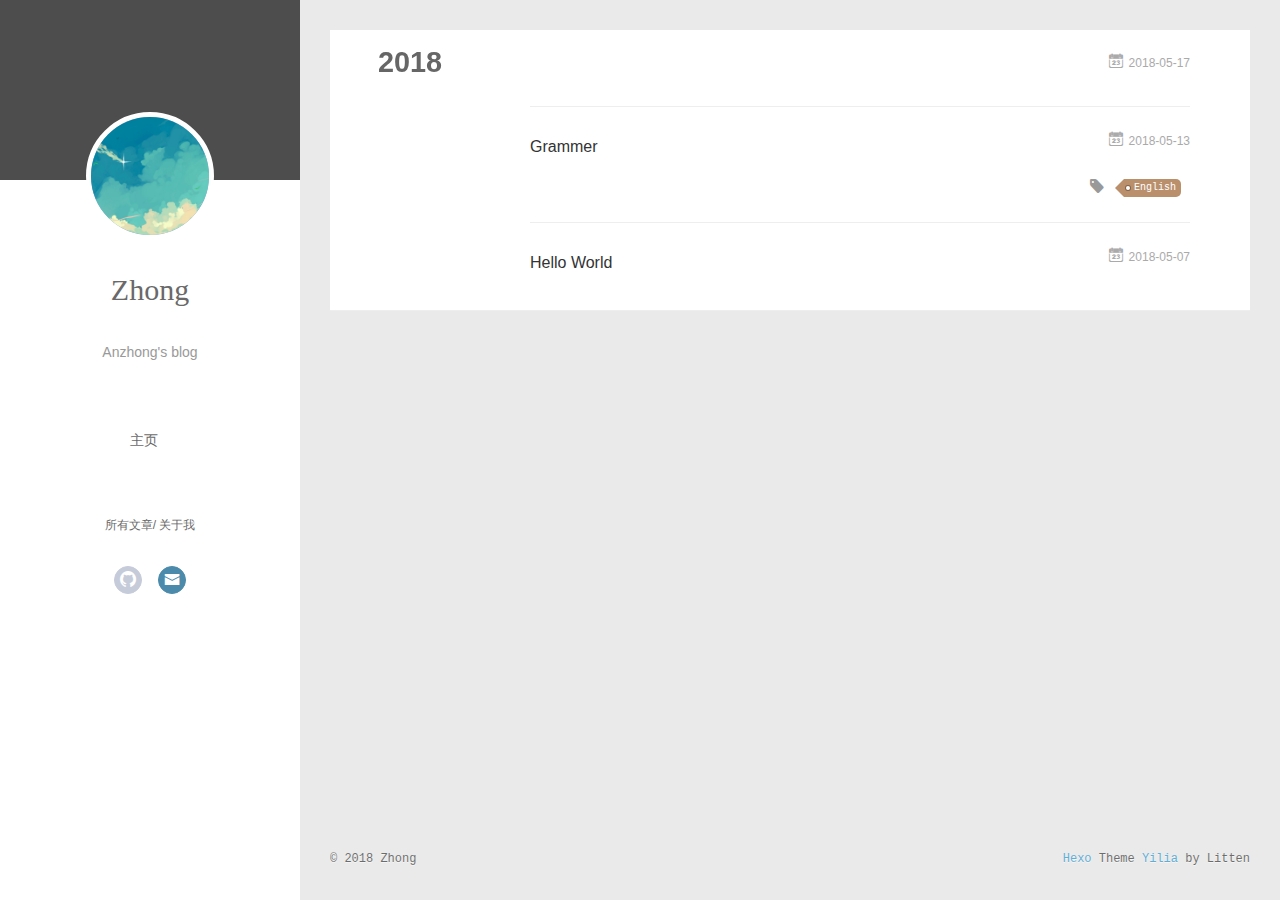
<file: archives/2018/index.html>
<!DOCTYPE html>
<html>
<head>
  <meta charset="utf-8">
  
  <meta name="renderer" content="webkit">
  <meta http-equiv="X-UA-Compatible" content="IE=edge" >
  <link rel="dns-prefetch" href="https://zhongyaoc.github.io">
  <title>Archives: 2018 | Zhong</title>
  <meta name="viewport" content="width=device-width, initial-scale=1, maximum-scale=1">
  <meta name="description" content="Man proposes,God disposes">
<meta property="og:type" content="website">
<meta property="og:title" content="Zhong">
<meta property="og:url" content="https://zhongyaoc.github.io/archives/2018/index.html">
<meta property="og:site_name" content="Zhong">
<meta property="og:description" content="Man proposes,God disposes">
<meta property="og:locale" content="zh">
<meta name="twitter:card" content="summary">
<meta name="twitter:title" content="Zhong">
<meta name="twitter:description" content="Man proposes,God disposes">
  
    <link rel="alternative" href="/atom.xml" title="Zhong" type="application/atom+xml">
  
  
    <link rel="icon" href="/favicon.png">
  
  <link rel="stylesheet" type="text/css" href="/./main.0cf68a.css">
  <style type="text/css">
  
    #container.show {
      background: linear-gradient(200deg,#a0cfe4,#e8c37e);
    }
  </style>
  

  

</head>

<body>
  <div id="container" q-class="show:isCtnShow">
    <canvas id="anm-canvas" class="anm-canvas"></canvas>
    <div class="left-col" q-class="show:isShow">
      
<div class="overlay" style="background: #4d4d4d"></div>
<div class="intrude-less">
	<header id="header" class="inner">
		<a href="/" class="profilepic">
			<img src="/assets/blogImg/zhong.png" class="js-avatar">
		</a>
		<hgroup>
		  <h1 class="header-author"><a href="/">Zhong</a></h1>
		</hgroup>
		
		<p class="header-subtitle">Anzhong&#39;s blog</p>
		

		<nav class="header-menu">
			<ul>
			
				<li><a href="/">主页</a></li>
	        
			</ul>
		</nav>
		<nav class="header-smart-menu">
    		
    			
    			<a q-on="click: openSlider(e, 'innerArchive')" href="javascript:void(0)">所有文章</a>
    			
            
    			
            
    			
    			<a q-on="click: openSlider(e, 'aboutme')" href="javascript:void(0)">关于我</a>
    			
            
		</nav>
		<nav class="header-nav">
			<div class="social">
				
					<a class="github" target="_blank" href="http://github.com/ZhongYaoC" title="github"><i class="icon-github"></i></a>
		        
					<a class="mail" target="_blank" href="mailto:645810516@qq.com" title="mail"><i class="icon-mail"></i></a>
		        
			</div>
		</nav>
	</header>		
</div>

    </div>
    <div class="mid-col" q-class="show:isShow,hide:isShow|isFalse">
      
<nav id="mobile-nav">
  	<div class="overlay js-overlay" style="background: #4d4d4d"></div>
	<div class="btnctn js-mobile-btnctn">
  		<div class="slider-trigger list" q-on="click: openSlider(e)"><i class="icon icon-sort"></i></div>
	</div>
	<div class="intrude-less">
		<header id="header" class="inner">
			<div class="profilepic">
				<img src="/assets/blogImg/zhong.png" class="js-avatar">
			</div>
			<hgroup>
			  <h1 class="header-author js-header-author">Zhong</h1>
			</hgroup>
			
			<p class="header-subtitle"><i class="icon icon-quo-left"></i>Anzhong&#39;s blog<i class="icon icon-quo-right"></i></p>
			
			
			
				
			
			
			
			<nav class="header-nav">
				<div class="social">
					
						<a class="github" target="_blank" href="http://github.com/ZhongYaoC" title="github"><i class="icon-github"></i></a>
			        
						<a class="mail" target="_blank" href="mailto:645810516@qq.com" title="mail"><i class="icon-mail"></i></a>
			        
				</div>
			</nav>

			<nav class="header-menu js-header-menu">
				<ul style="width: 50%">
				
				
					<li style="width: 100%"><a href="/">主页</a></li>
		        
				</ul>
			</nav>
		</header>				
	</div>
	<div class="mobile-mask" style="display:none" q-show="isShow"></div>
</nav>

      <div id="wrapper" class="body-wrap">
        <div class="menu-l">
          <div class="canvas-wrap">
            <canvas data-colors="#eaeaea" data-sectionHeight="100" data-contentId="js-content" id="myCanvas1" class="anm-canvas"></canvas>
          </div>
          <div id="js-content" class="content-ll">
            
  
  
    
    
      
      
      <section class="archives-wrap">
        <div class="archive-year-wrap">
          <a href="/archives/2018" class="archive-year">2018</a>
        </div>
        <div class="archives">
    
    <article class="archive-article archive-type-post">
  <div class="archive-article-inner">
    <header class="archive-article-header">
      	<div class="article-meta">
	      	<a href="/2018/05/17/xgboost/" class="archive-article-date">
  	<time datetime="2018-05-17T12:32:29.340Z" itemprop="datePublished"><i class="icon-calendar icon"></i>2018-05-17</time>
</a>
        </div>
    	 
        <div class="article-info info-on-right">
          
          

        </div>
        <div class="clearfix"></div>
    </header>
  </div>
</article>
  
    
    
    <article class="archive-article archive-type-post">
  <div class="archive-article-inner">
    <header class="archive-article-header">
      	<div class="article-meta">
	      	<a href="/2018/05/13/grammer/" class="archive-article-date">
  	<time datetime="2018-05-13T05:54:38.000Z" itemprop="datePublished"><i class="icon-calendar icon"></i>2018-05-13</time>
</a>
        </div>
    	 
  
    <h1 itemprop="name">
      <a class="archive-article-title" href="/2018/05/13/grammer/">Grammer</a>
    </h1>
  

        <div class="article-info info-on-right">
          
	<div class="article-tag tagcloud">
		<i class="icon-price-tags icon"></i>
		<ul class="article-tag-list">
			 
        		<li class="article-tag-list-item">
        			<a href="javascript:void(0)" class="js-tag article-tag-list-link color3">English</a>
        		</li>
      		
		</ul>
	</div>

          

        </div>
        <div class="clearfix"></div>
    </header>
  </div>
</article>
  
    
    
    <article class="archive-article archive-type-post">
  <div class="archive-article-inner">
    <header class="archive-article-header">
      	<div class="article-meta">
	      	<a href="/2018/05/07/hello-world/" class="archive-article-date">
  	<time datetime="2018-05-07T12:28:25.849Z" itemprop="datePublished"><i class="icon-calendar icon"></i>2018-05-07</time>
</a>
        </div>
    	 
  
    <h1 itemprop="name">
      <a class="archive-article-title" href="/2018/05/07/hello-world/">Hello World</a>
    </h1>
  

        <div class="article-info info-on-right">
          
          

        </div>
        <div class="clearfix"></div>
    </header>
  </div>
</article>
  
  
    </div></section>
  

    


          </div>
        </div>
      </div>
      <footer id="footer">
  <div class="outer">
    <div id="footer-info">
    	<div class="footer-left">
    		&copy; 2018 Zhong
    	</div>
      	<div class="footer-right">
      		<a href="http://hexo.io/" target="_blank">Hexo</a>  Theme <a href="https://github.com/litten/hexo-theme-yilia" target="_blank">Yilia</a> by Litten
      	</div>
    </div>
  </div>
</footer>
    </div>
    <script>
	var yiliaConfig = {
		mathjax: true,
		isHome: false,
		isPost: false,
		isArchive: true,
		isTag: false,
		isCategory: false,
		open_in_new: false,
		toc_hide_index: true,
		root: "/",
		innerArchive: true,
		showTags: false
	}
</script>

<script>!function(t){function n(e){if(r[e])return r[e].exports;var i=r[e]={exports:{},id:e,loaded:!1};return t[e].call(i.exports,i,i.exports,n),i.loaded=!0,i.exports}var r={};n.m=t,n.c=r,n.p="./",n(0)}([function(t,n,r){r(195),t.exports=r(191)},function(t,n,r){var e=r(3),i=r(52),o=r(27),u=r(28),c=r(53),f="prototype",a=function(t,n,r){var s,l,h,v,p=t&a.F,d=t&a.G,y=t&a.S,g=t&a.P,b=t&a.B,m=d?e:y?e[n]||(e[n]={}):(e[n]||{})[f],x=d?i:i[n]||(i[n]={}),w=x[f]||(x[f]={});d&&(r=n);for(s in r)l=!p&&m&&void 0!==m[s],h=(l?m:r)[s],v=b&&l?c(h,e):g&&"function"==typeof h?c(Function.call,h):h,m&&u(m,s,h,t&a.U),x[s]!=h&&o(x,s,v),g&&w[s]!=h&&(w[s]=h)};e.core=i,a.F=1,a.G=2,a.S=4,a.P=8,a.B=16,a.W=32,a.U=64,a.R=128,t.exports=a},function(t,n,r){var e=r(6);t.exports=function(t){if(!e(t))throw TypeError(t+" is not an object!");return t}},function(t,n){var r=t.exports="undefined"!=typeof window&&window.Math==Math?window:"undefined"!=typeof self&&self.Math==Math?self:Function("return this")();"number"==typeof __g&&(__g=r)},function(t,n){t.exports=function(t){try{return!!t()}catch(t){return!0}}},function(t,n){var r=t.exports="undefined"!=typeof window&&window.Math==Math?window:"undefined"!=typeof self&&self.Math==Math?self:Function("return this")();"number"==typeof __g&&(__g=r)},function(t,n){t.exports=function(t){return"object"==typeof t?null!==t:"function"==typeof t}},function(t,n,r){var e=r(126)("wks"),i=r(76),o=r(3).Symbol,u="function"==typeof o;(t.exports=function(t){return e[t]||(e[t]=u&&o[t]||(u?o:i)("Symbol."+t))}).store=e},function(t,n){var r={}.hasOwnProperty;t.exports=function(t,n){return r.call(t,n)}},function(t,n,r){var e=r(94),i=r(33);t.exports=function(t){return e(i(t))}},function(t,n,r){t.exports=!r(4)(function(){return 7!=Object.defineProperty({},"a",{get:function(){return 7}}).a})},function(t,n,r){var e=r(2),i=r(167),o=r(50),u=Object.defineProperty;n.f=r(10)?Object.defineProperty:function(t,n,r){if(e(t),n=o(n,!0),e(r),i)try{return u(t,n,r)}catch(t){}if("get"in r||"set"in r)throw TypeError("Accessors not supported!");return"value"in r&&(t[n]=r.value),t}},function(t,n,r){t.exports=!r(18)(function(){return 7!=Object.defineProperty({},"a",{get:function(){return 7}}).a})},function(t,n,r){var e=r(14),i=r(22);t.exports=r(12)?function(t,n,r){return e.f(t,n,i(1,r))}:function(t,n,r){return t[n]=r,t}},function(t,n,r){var e=r(20),i=r(58),o=r(42),u=Object.defineProperty;n.f=r(12)?Object.defineProperty:function(t,n,r){if(e(t),n=o(n,!0),e(r),i)try{return u(t,n,r)}catch(t){}if("get"in r||"set"in r)throw TypeError("Accessors not supported!");return"value"in r&&(t[n]=r.value),t}},function(t,n,r){var e=r(40)("wks"),i=r(23),o=r(5).Symbol,u="function"==typeof o;(t.exports=function(t){return e[t]||(e[t]=u&&o[t]||(u?o:i)("Symbol."+t))}).store=e},function(t,n,r){var e=r(67),i=Math.min;t.exports=function(t){return t>0?i(e(t),9007199254740991):0}},function(t,n,r){var e=r(46);t.exports=function(t){return Object(e(t))}},function(t,n){t.exports=function(t){try{return!!t()}catch(t){return!0}}},function(t,n,r){var e=r(63),i=r(34);t.exports=Object.keys||function(t){return e(t,i)}},function(t,n,r){var e=r(21);t.exports=function(t){if(!e(t))throw TypeError(t+" is not an object!");return t}},function(t,n){t.exports=function(t){return"object"==typeof t?null!==t:"function"==typeof t}},function(t,n){t.exports=function(t,n){return{enumerable:!(1&t),configurable:!(2&t),writable:!(4&t),value:n}}},function(t,n){var r=0,e=Math.random();t.exports=function(t){return"Symbol(".concat(void 0===t?"":t,")_",(++r+e).toString(36))}},function(t,n){var r={}.hasOwnProperty;t.exports=function(t,n){return r.call(t,n)}},function(t,n){var r=t.exports={version:"2.4.0"};"number"==typeof __e&&(__e=r)},function(t,n){t.exports=function(t){if("function"!=typeof t)throw TypeError(t+" is not a function!");return t}},function(t,n,r){var e=r(11),i=r(66);t.exports=r(10)?function(t,n,r){return e.f(t,n,i(1,r))}:function(t,n,r){return t[n]=r,t}},function(t,n,r){var e=r(3),i=r(27),o=r(24),u=r(76)("src"),c="toString",f=Function[c],a=(""+f).split(c);r(52).inspectSource=function(t){return f.call(t)},(t.exports=function(t,n,r,c){var f="function"==typeof r;f&&(o(r,"name")||i(r,"name",n)),t[n]!==r&&(f&&(o(r,u)||i(r,u,t[n]?""+t[n]:a.join(String(n)))),t===e?t[n]=r:c?t[n]?t[n]=r:i(t,n,r):(delete t[n],i(t,n,r)))})(Function.prototype,c,function(){return"function"==typeof this&&this[u]||f.call(this)})},function(t,n,r){var e=r(1),i=r(4),o=r(46),u=function(t,n,r,e){var i=String(o(t)),u="<"+n;return""!==r&&(u+=" "+r+'="'+String(e).replace(/"/g,"&quot;")+'"'),u+">"+i+"</"+n+">"};t.exports=function(t,n){var r={};r[t]=n(u),e(e.P+e.F*i(function(){var n=""[t]('"');return n!==n.toLowerCase()||n.split('"').length>3}),"String",r)}},function(t,n,r){var e=r(115),i=r(46);t.exports=function(t){return e(i(t))}},function(t,n,r){var e=r(116),i=r(66),o=r(30),u=r(50),c=r(24),f=r(167),a=Object.getOwnPropertyDescriptor;n.f=r(10)?a:function(t,n){if(t=o(t),n=u(n,!0),f)try{return a(t,n)}catch(t){}if(c(t,n))return i(!e.f.call(t,n),t[n])}},function(t,n,r){var e=r(24),i=r(17),o=r(145)("IE_PROTO"),u=Object.prototype;t.exports=Object.getPrototypeOf||function(t){return t=i(t),e(t,o)?t[o]:"function"==typeof t.constructor&&t instanceof t.constructor?t.constructor.prototype:t instanceof Object?u:null}},function(t,n){t.exports=function(t){if(void 0==t)throw TypeError("Can't call method on  "+t);return t}},function(t,n){t.exports="constructor,hasOwnProperty,isPrototypeOf,propertyIsEnumerable,toLocaleString,toString,valueOf".split(",")},function(t,n){t.exports={}},function(t,n){t.exports=!0},function(t,n){n.f={}.propertyIsEnumerable},function(t,n,r){var e=r(14).f,i=r(8),o=r(15)("toStringTag");t.exports=function(t,n,r){t&&!i(t=r?t:t.prototype,o)&&e(t,o,{configurable:!0,value:n})}},function(t,n,r){var e=r(40)("keys"),i=r(23);t.exports=function(t){return e[t]||(e[t]=i(t))}},function(t,n,r){var e=r(5),i="__core-js_shared__",o=e[i]||(e[i]={});t.exports=function(t){return o[t]||(o[t]={})}},function(t,n){var r=Math.ceil,e=Math.floor;t.exports=function(t){return isNaN(t=+t)?0:(t>0?e:r)(t)}},function(t,n,r){var e=r(21);t.exports=function(t,n){if(!e(t))return t;var r,i;if(n&&"function"==typeof(r=t.toString)&&!e(i=r.call(t)))return i;if("function"==typeof(r=t.valueOf)&&!e(i=r.call(t)))return i;if(!n&&"function"==typeof(r=t.toString)&&!e(i=r.call(t)))return i;throw TypeError("Can't convert object to primitive value")}},function(t,n,r){var e=r(5),i=r(25),o=r(36),u=r(44),c=r(14).f;t.exports=function(t){var n=i.Symbol||(i.Symbol=o?{}:e.Symbol||{});"_"==t.charAt(0)||t in n||c(n,t,{value:u.f(t)})}},function(t,n,r){n.f=r(15)},function(t,n){var r={}.toString;t.exports=function(t){return r.call(t).slice(8,-1)}},function(t,n){t.exports=function(t){if(void 0==t)throw TypeError("Can't call method on  "+t);return t}},function(t,n,r){var e=r(4);t.exports=function(t,n){return!!t&&e(function(){n?t.call(null,function(){},1):t.call(null)})}},function(t,n,r){var e=r(53),i=r(115),o=r(17),u=r(16),c=r(203);t.exports=function(t,n){var r=1==t,f=2==t,a=3==t,s=4==t,l=6==t,h=5==t||l,v=n||c;return function(n,c,p){for(var d,y,g=o(n),b=i(g),m=e(c,p,3),x=u(b.length),w=0,S=r?v(n,x):f?v(n,0):void 0;x>w;w++)if((h||w in b)&&(d=b[w],y=m(d,w,g),t))if(r)S[w]=y;else if(y)switch(t){case 3:return!0;case 5:return d;case 6:return w;case 2:S.push(d)}else if(s)return!1;return l?-1:a||s?s:S}}},function(t,n,r){var e=r(1),i=r(52),o=r(4);t.exports=function(t,n){var r=(i.Object||{})[t]||Object[t],u={};u[t]=n(r),e(e.S+e.F*o(function(){r(1)}),"Object",u)}},function(t,n,r){var e=r(6);t.exports=function(t,n){if(!e(t))return t;var r,i;if(n&&"function"==typeof(r=t.toString)&&!e(i=r.call(t)))return i;if("function"==typeof(r=t.valueOf)&&!e(i=r.call(t)))return i;if(!n&&"function"==typeof(r=t.toString)&&!e(i=r.call(t)))return i;throw TypeError("Can't convert object to primitive value")}},function(t,n,r){var e=r(5),i=r(25),o=r(91),u=r(13),c="prototype",f=function(t,n,r){var a,s,l,h=t&f.F,v=t&f.G,p=t&f.S,d=t&f.P,y=t&f.B,g=t&f.W,b=v?i:i[n]||(i[n]={}),m=b[c],x=v?e:p?e[n]:(e[n]||{})[c];v&&(r=n);for(a in r)(s=!h&&x&&void 0!==x[a])&&a in b||(l=s?x[a]:r[a],b[a]=v&&"function"!=typeof x[a]?r[a]:y&&s?o(l,e):g&&x[a]==l?function(t){var n=function(n,r,e){if(this instanceof t){switch(arguments.length){case 0:return new t;case 1:return new t(n);case 2:return new t(n,r)}return new t(n,r,e)}return t.apply(this,arguments)};return n[c]=t[c],n}(l):d&&"function"==typeof l?o(Function.call,l):l,d&&((b.virtual||(b.virtual={}))[a]=l,t&f.R&&m&&!m[a]&&u(m,a,l)))};f.F=1,f.G=2,f.S=4,f.P=8,f.B=16,f.W=32,f.U=64,f.R=128,t.exports=f},function(t,n){var r=t.exports={version:"2.4.0"};"number"==typeof __e&&(__e=r)},function(t,n,r){var e=r(26);t.exports=function(t,n,r){if(e(t),void 0===n)return t;switch(r){case 1:return function(r){return t.call(n,r)};case 2:return function(r,e){return t.call(n,r,e)};case 3:return function(r,e,i){return t.call(n,r,e,i)}}return function(){return t.apply(n,arguments)}}},function(t,n,r){var e=r(183),i=r(1),o=r(126)("metadata"),u=o.store||(o.store=new(r(186))),c=function(t,n,r){var i=u.get(t);if(!i){if(!r)return;u.set(t,i=new e)}var o=i.get(n);if(!o){if(!r)return;i.set(n,o=new e)}return o},f=function(t,n,r){var e=c(n,r,!1);return void 0!==e&&e.has(t)},a=function(t,n,r){var e=c(n,r,!1);return void 0===e?void 0:e.get(t)},s=function(t,n,r,e){c(r,e,!0).set(t,n)},l=function(t,n){var r=c(t,n,!1),e=[];return r&&r.forEach(function(t,n){e.push(n)}),e},h=function(t){return void 0===t||"symbol"==typeof t?t:String(t)},v=function(t){i(i.S,"Reflect",t)};t.exports={store:u,map:c,has:f,get:a,set:s,keys:l,key:h,exp:v}},function(t,n,r){"use strict";if(r(10)){var e=r(69),i=r(3),o=r(4),u=r(1),c=r(127),f=r(152),a=r(53),s=r(68),l=r(66),h=r(27),v=r(73),p=r(67),d=r(16),y=r(75),g=r(50),b=r(24),m=r(180),x=r(114),w=r(6),S=r(17),_=r(137),O=r(70),E=r(32),P=r(71).f,j=r(154),F=r(76),M=r(7),A=r(48),N=r(117),T=r(146),I=r(155),k=r(80),L=r(123),R=r(74),C=r(130),D=r(160),U=r(11),W=r(31),G=U.f,B=W.f,V=i.RangeError,z=i.TypeError,q=i.Uint8Array,K="ArrayBuffer",J="Shared"+K,Y="BYTES_PER_ELEMENT",H="prototype",$=Array[H],X=f.ArrayBuffer,Q=f.DataView,Z=A(0),tt=A(2),nt=A(3),rt=A(4),et=A(5),it=A(6),ot=N(!0),ut=N(!1),ct=I.values,ft=I.keys,at=I.entries,st=$.lastIndexOf,lt=$.reduce,ht=$.reduceRight,vt=$.join,pt=$.sort,dt=$.slice,yt=$.toString,gt=$.toLocaleString,bt=M("iterator"),mt=M("toStringTag"),xt=F("typed_constructor"),wt=F("def_constructor"),St=c.CONSTR,_t=c.TYPED,Ot=c.VIEW,Et="Wrong length!",Pt=A(1,function(t,n){return Tt(T(t,t[wt]),n)}),jt=o(function(){return 1===new q(new Uint16Array([1]).buffer)[0]}),Ft=!!q&&!!q[H].set&&o(function(){new q(1).set({})}),Mt=function(t,n){if(void 0===t)throw z(Et);var r=+t,e=d(t);if(n&&!m(r,e))throw V(Et);return e},At=function(t,n){var r=p(t);if(r<0||r%n)throw V("Wrong offset!");return r},Nt=function(t){if(w(t)&&_t in t)return t;throw z(t+" is not a typed array!")},Tt=function(t,n){if(!(w(t)&&xt in t))throw z("It is not a typed array constructor!");return new t(n)},It=function(t,n){return kt(T(t,t[wt]),n)},kt=function(t,n){for(var r=0,e=n.length,i=Tt(t,e);e>r;)i[r]=n[r++];return i},Lt=function(t,n,r){G(t,n,{get:function(){return this._d[r]}})},Rt=function(t){var n,r,e,i,o,u,c=S(t),f=arguments.length,s=f>1?arguments[1]:void 0,l=void 0!==s,h=j(c);if(void 0!=h&&!_(h)){for(u=h.call(c),e=[],n=0;!(o=u.next()).done;n++)e.push(o.value);c=e}for(l&&f>2&&(s=a(s,arguments[2],2)),n=0,r=d(c.length),i=Tt(this,r);r>n;n++)i[n]=l?s(c[n],n):c[n];return i},Ct=function(){for(var t=0,n=arguments.length,r=Tt(this,n);n>t;)r[t]=arguments[t++];return r},Dt=!!q&&o(function(){gt.call(new q(1))}),Ut=function(){return gt.apply(Dt?dt.call(Nt(this)):Nt(this),arguments)},Wt={copyWithin:function(t,n){return D.call(Nt(this),t,n,arguments.length>2?arguments[2]:void 0)},every:function(t){return rt(Nt(this),t,arguments.length>1?arguments[1]:void 0)},fill:function(t){return C.apply(Nt(this),arguments)},filter:function(t){return It(this,tt(Nt(this),t,arguments.length>1?arguments[1]:void 0))},find:function(t){return et(Nt(this),t,arguments.length>1?arguments[1]:void 0)},findIndex:function(t){return it(Nt(this),t,arguments.length>1?arguments[1]:void 0)},forEach:function(t){Z(Nt(this),t,arguments.length>1?arguments[1]:void 0)},indexOf:function(t){return ut(Nt(this),t,arguments.length>1?arguments[1]:void 0)},includes:function(t){return ot(Nt(this),t,arguments.length>1?arguments[1]:void 0)},join:function(t){return vt.apply(Nt(this),arguments)},lastIndexOf:function(t){return st.apply(Nt(this),arguments)},map:function(t){return Pt(Nt(this),t,arguments.length>1?arguments[1]:void 0)},reduce:function(t){return lt.apply(Nt(this),arguments)},reduceRight:function(t){return ht.apply(Nt(this),arguments)},reverse:function(){for(var t,n=this,r=Nt(n).length,e=Math.floor(r/2),i=0;i<e;)t=n[i],n[i++]=n[--r],n[r]=t;return n},some:function(t){return nt(Nt(this),t,arguments.length>1?arguments[1]:void 0)},sort:function(t){return pt.call(Nt(this),t)},subarray:function(t,n){var r=Nt(this),e=r.length,i=y(t,e);return new(T(r,r[wt]))(r.buffer,r.byteOffset+i*r.BYTES_PER_ELEMENT,d((void 0===n?e:y(n,e))-i))}},Gt=function(t,n){return It(this,dt.call(Nt(this),t,n))},Bt=function(t){Nt(this);var n=At(arguments[1],1),r=this.length,e=S(t),i=d(e.length),o=0;if(i+n>r)throw V(Et);for(;o<i;)this[n+o]=e[o++]},Vt={entries:function(){return at.call(Nt(this))},keys:function(){return ft.call(Nt(this))},values:function(){return ct.call(Nt(this))}},zt=function(t,n){return w(t)&&t[_t]&&"symbol"!=typeof n&&n in t&&String(+n)==String(n)},qt=function(t,n){return zt(t,n=g(n,!0))?l(2,t[n]):B(t,n)},Kt=function(t,n,r){return!(zt(t,n=g(n,!0))&&w(r)&&b(r,"value"))||b(r,"get")||b(r,"set")||r.configurable||b(r,"writable")&&!r.writable||b(r,"enumerable")&&!r.enumerable?G(t,n,r):(t[n]=r.value,t)};St||(W.f=qt,U.f=Kt),u(u.S+u.F*!St,"Object",{getOwnPropertyDescriptor:qt,defineProperty:Kt}),o(function(){yt.call({})})&&(yt=gt=function(){return vt.call(this)});var Jt=v({},Wt);v(Jt,Vt),h(Jt,bt,Vt.values),v(Jt,{slice:Gt,set:Bt,constructor:function(){},toString:yt,toLocaleString:Ut}),Lt(Jt,"buffer","b"),Lt(Jt,"byteOffset","o"),Lt(Jt,"byteLength","l"),Lt(Jt,"length","e"),G(Jt,mt,{get:function(){return this[_t]}}),t.exports=function(t,n,r,f){f=!!f;var a=t+(f?"Clamped":"")+"Array",l="Uint8Array"!=a,v="get"+t,p="set"+t,y=i[a],g=y||{},b=y&&E(y),m=!y||!c.ABV,S={},_=y&&y[H],j=function(t,r){var e=t._d;return e.v[v](r*n+e.o,jt)},F=function(t,r,e){var i=t._d;f&&(e=(e=Math.round(e))<0?0:e>255?255:255&e),i.v[p](r*n+i.o,e,jt)},M=function(t,n){G(t,n,{get:function(){return j(this,n)},set:function(t){return F(this,n,t)},enumerable:!0})};m?(y=r(function(t,r,e,i){s(t,y,a,"_d");var o,u,c,f,l=0,v=0;if(w(r)){if(!(r instanceof X||(f=x(r))==K||f==J))return _t in r?kt(y,r):Rt.call(y,r);o=r,v=At(e,n);var p=r.byteLength;if(void 0===i){if(p%n)throw V(Et);if((u=p-v)<0)throw V(Et)}else if((u=d(i)*n)+v>p)throw V(Et);c=u/n}else c=Mt(r,!0),u=c*n,o=new X(u);for(h(t,"_d",{b:o,o:v,l:u,e:c,v:new Q(o)});l<c;)M(t,l++)}),_=y[H]=O(Jt),h(_,"constructor",y)):L(function(t){new y(null),new y(t)},!0)||(y=r(function(t,r,e,i){s(t,y,a);var o;return w(r)?r instanceof X||(o=x(r))==K||o==J?void 0!==i?new g(r,At(e,n),i):void 0!==e?new g(r,At(e,n)):new g(r):_t in r?kt(y,r):Rt.call(y,r):new g(Mt(r,l))}),Z(b!==Function.prototype?P(g).concat(P(b)):P(g),function(t){t in y||h(y,t,g[t])}),y[H]=_,e||(_.constructor=y));var A=_[bt],N=!!A&&("values"==A.name||void 0==A.name),T=Vt.values;h(y,xt,!0),h(_,_t,a),h(_,Ot,!0),h(_,wt,y),(f?new y(1)[mt]==a:mt in _)||G(_,mt,{get:function(){return a}}),S[a]=y,u(u.G+u.W+u.F*(y!=g),S),u(u.S,a,{BYTES_PER_ELEMENT:n,from:Rt,of:Ct}),Y in _||h(_,Y,n),u(u.P,a,Wt),R(a),u(u.P+u.F*Ft,a,{set:Bt}),u(u.P+u.F*!N,a,Vt),u(u.P+u.F*(_.toString!=yt),a,{toString:yt}),u(u.P+u.F*o(function(){new y(1).slice()}),a,{slice:Gt}),u(u.P+u.F*(o(function(){return[1,2].toLocaleString()!=new y([1,2]).toLocaleString()})||!o(function(){_.toLocaleString.call([1,2])})),a,{toLocaleString:Ut}),k[a]=N?A:T,e||N||h(_,bt,T)}}else t.exports=function(){}},function(t,n){var r={}.toString;t.exports=function(t){return r.call(t).slice(8,-1)}},function(t,n,r){var e=r(21),i=r(5).document,o=e(i)&&e(i.createElement);t.exports=function(t){return o?i.createElement(t):{}}},function(t,n,r){t.exports=!r(12)&&!r(18)(function(){return 7!=Object.defineProperty(r(57)("div"),"a",{get:function(){return 7}}).a})},function(t,n,r){"use strict";var e=r(36),i=r(51),o=r(64),u=r(13),c=r(8),f=r(35),a=r(96),s=r(38),l=r(103),h=r(15)("iterator"),v=!([].keys&&"next"in[].keys()),p="keys",d="values",y=function(){return this};t.exports=function(t,n,r,g,b,m,x){a(r,n,g);var w,S,_,O=function(t){if(!v&&t in F)return F[t];switch(t){case p:case d:return function(){return new r(this,t)}}return function(){return new r(this,t)}},E=n+" Iterator",P=b==d,j=!1,F=t.prototype,M=F[h]||F["@@iterator"]||b&&F[b],A=M||O(b),N=b?P?O("entries"):A:void 0,T="Array"==n?F.entries||M:M;if(T&&(_=l(T.call(new t)))!==Object.prototype&&(s(_,E,!0),e||c(_,h)||u(_,h,y)),P&&M&&M.name!==d&&(j=!0,A=function(){return M.call(this)}),e&&!x||!v&&!j&&F[h]||u(F,h,A),f[n]=A,f[E]=y,b)if(w={values:P?A:O(d),keys:m?A:O(p),entries:N},x)for(S in w)S in F||o(F,S,w[S]);else i(i.P+i.F*(v||j),n,w);return w}},function(t,n,r){var e=r(20),i=r(100),o=r(34),u=r(39)("IE_PROTO"),c=function(){},f="prototype",a=function(){var t,n=r(57)("iframe"),e=o.length;for(n.style.display="none",r(93).appendChild(n),n.src="javascript:",t=n.contentWindow.document,t.open(),t.write("<script>document.F=Object<\/script>"),t.close(),a=t.F;e--;)delete a[f][o[e]];return a()};t.exports=Object.create||function(t,n){var r;return null!==t?(c[f]=e(t),r=new c,c[f]=null,r[u]=t):r=a(),void 0===n?r:i(r,n)}},function(t,n,r){var e=r(63),i=r(34).concat("length","prototype");n.f=Object.getOwnPropertyNames||function(t){return e(t,i)}},function(t,n){n.f=Object.getOwnPropertySymbols},function(t,n,r){var e=r(8),i=r(9),o=r(90)(!1),u=r(39)("IE_PROTO");t.exports=function(t,n){var r,c=i(t),f=0,a=[];for(r in c)r!=u&&e(c,r)&&a.push(r);for(;n.length>f;)e(c,r=n[f++])&&(~o(a,r)||a.push(r));return a}},function(t,n,r){t.exports=r(13)},function(t,n,r){var e=r(76)("meta"),i=r(6),o=r(24),u=r(11).f,c=0,f=Object.isExtensible||function(){return!0},a=!r(4)(function(){return f(Object.preventExtensions({}))}),s=function(t){u(t,e,{value:{i:"O"+ ++c,w:{}}})},l=function(t,n){if(!i(t))return"symbol"==typeof t?t:("string"==typeof t?"S":"P")+t;if(!o(t,e)){if(!f(t))return"F";if(!n)return"E";s(t)}return t[e].i},h=function(t,n){if(!o(t,e)){if(!f(t))return!0;if(!n)return!1;s(t)}return t[e].w},v=function(t){return a&&p.NEED&&f(t)&&!o(t,e)&&s(t),t},p=t.exports={KEY:e,NEED:!1,fastKey:l,getWeak:h,onFreeze:v}},function(t,n){t.exports=function(t,n){return{enumerable:!(1&t),configurable:!(2&t),writable:!(4&t),value:n}}},function(t,n){var r=Math.ceil,e=Math.floor;t.exports=function(t){return isNaN(t=+t)?0:(t>0?e:r)(t)}},function(t,n){t.exports=function(t,n,r,e){if(!(t instanceof n)||void 0!==e&&e in t)throw TypeError(r+": incorrect invocation!");return t}},function(t,n){t.exports=!1},function(t,n,r){var e=r(2),i=r(173),o=r(133),u=r(145)("IE_PROTO"),c=function(){},f="prototype",a=function(){var t,n=r(132)("iframe"),e=o.length;for(n.style.display="none",r(135).appendChild(n),n.src="javascript:",t=n.contentWindow.document,t.open(),t.write("<script>document.F=Object<\/script>"),t.close(),a=t.F;e--;)delete a[f][o[e]];return a()};t.exports=Object.create||function(t,n){var r;return null!==t?(c[f]=e(t),r=new c,c[f]=null,r[u]=t):r=a(),void 0===n?r:i(r,n)}},function(t,n,r){var e=r(175),i=r(133).concat("length","prototype");n.f=Object.getOwnPropertyNames||function(t){return e(t,i)}},function(t,n,r){var e=r(175),i=r(133);t.exports=Object.keys||function(t){return e(t,i)}},function(t,n,r){var e=r(28);t.exports=function(t,n,r){for(var i in n)e(t,i,n[i],r);return t}},function(t,n,r){"use strict";var e=r(3),i=r(11),o=r(10),u=r(7)("species");t.exports=function(t){var n=e[t];o&&n&&!n[u]&&i.f(n,u,{configurable:!0,get:function(){return this}})}},function(t,n,r){var e=r(67),i=Math.max,o=Math.min;t.exports=function(t,n){return t=e(t),t<0?i(t+n,0):o(t,n)}},function(t,n){var r=0,e=Math.random();t.exports=function(t){return"Symbol(".concat(void 0===t?"":t,")_",(++r+e).toString(36))}},function(t,n,r){var e=r(33);t.exports=function(t){return Object(e(t))}},function(t,n,r){var e=r(7)("unscopables"),i=Array.prototype;void 0==i[e]&&r(27)(i,e,{}),t.exports=function(t){i[e][t]=!0}},function(t,n,r){var e=r(53),i=r(169),o=r(137),u=r(2),c=r(16),f=r(154),a={},s={},n=t.exports=function(t,n,r,l,h){var v,p,d,y,g=h?function(){return t}:f(t),b=e(r,l,n?2:1),m=0;if("function"!=typeof g)throw TypeError(t+" is not iterable!");if(o(g)){for(v=c(t.length);v>m;m++)if((y=n?b(u(p=t[m])[0],p[1]):b(t[m]))===a||y===s)return y}else for(d=g.call(t);!(p=d.next()).done;)if((y=i(d,b,p.value,n))===a||y===s)return y};n.BREAK=a,n.RETURN=s},function(t,n){t.exports={}},function(t,n,r){var e=r(11).f,i=r(24),o=r(7)("toStringTag");t.exports=function(t,n,r){t&&!i(t=r?t:t.prototype,o)&&e(t,o,{configurable:!0,value:n})}},function(t,n,r){var e=r(1),i=r(46),o=r(4),u=r(150),c="["+u+"]",f="​",a=RegExp("^"+c+c+"*"),s=RegExp(c+c+"*$"),l=function(t,n,r){var i={},c=o(function(){return!!u[t]()||f[t]()!=f}),a=i[t]=c?n(h):u[t];r&&(i[r]=a),e(e.P+e.F*c,"String",i)},h=l.trim=function(t,n){return t=String(i(t)),1&n&&(t=t.replace(a,"")),2&n&&(t=t.replace(s,"")),t};t.exports=l},function(t,n,r){t.exports={default:r(86),__esModule:!0}},function(t,n,r){t.exports={default:r(87),__esModule:!0}},function(t,n,r){"use strict";function e(t){return t&&t.__esModule?t:{default:t}}n.__esModule=!0;var i=r(84),o=e(i),u=r(83),c=e(u),f="function"==typeof c.default&&"symbol"==typeof o.default?function(t){return typeof t}:function(t){return t&&"function"==typeof c.default&&t.constructor===c.default&&t!==c.default.prototype?"symbol":typeof t};n.default="function"==typeof c.default&&"symbol"===f(o.default)?function(t){return void 0===t?"undefined":f(t)}:function(t){return t&&"function"==typeof c.default&&t.constructor===c.default&&t!==c.default.prototype?"symbol":void 0===t?"undefined":f(t)}},function(t,n,r){r(110),r(108),r(111),r(112),t.exports=r(25).Symbol},function(t,n,r){r(109),r(113),t.exports=r(44).f("iterator")},function(t,n){t.exports=function(t){if("function"!=typeof t)throw TypeError(t+" is not a function!");return t}},function(t,n){t.exports=function(){}},function(t,n,r){var e=r(9),i=r(106),o=r(105);t.exports=function(t){return function(n,r,u){var c,f=e(n),a=i(f.length),s=o(u,a);if(t&&r!=r){for(;a>s;)if((c=f[s++])!=c)return!0}else for(;a>s;s++)if((t||s in f)&&f[s]===r)return t||s||0;return!t&&-1}}},function(t,n,r){var e=r(88);t.exports=function(t,n,r){if(e(t),void 0===n)return t;switch(r){case 1:return function(r){return t.call(n,r)};case 2:return function(r,e){return t.call(n,r,e)};case 3:return function(r,e,i){return t.call(n,r,e,i)}}return function(){return t.apply(n,arguments)}}},function(t,n,r){var e=r(19),i=r(62),o=r(37);t.exports=function(t){var n=e(t),r=i.f;if(r)for(var u,c=r(t),f=o.f,a=0;c.length>a;)f.call(t,u=c[a++])&&n.push(u);return n}},function(t,n,r){t.exports=r(5).document&&document.documentElement},function(t,n,r){var e=r(56);t.exports=Object("z").propertyIsEnumerable(0)?Object:function(t){return"String"==e(t)?t.split(""):Object(t)}},function(t,n,r){var e=r(56);t.exports=Array.isArray||function(t){return"Array"==e(t)}},function(t,n,r){"use strict";var e=r(60),i=r(22),o=r(38),u={};r(13)(u,r(15)("iterator"),function(){return this}),t.exports=function(t,n,r){t.prototype=e(u,{next:i(1,r)}),o(t,n+" Iterator")}},function(t,n){t.exports=function(t,n){return{value:n,done:!!t}}},function(t,n,r){var e=r(19),i=r(9);t.exports=function(t,n){for(var r,o=i(t),u=e(o),c=u.length,f=0;c>f;)if(o[r=u[f++]]===n)return r}},function(t,n,r){var e=r(23)("meta"),i=r(21),o=r(8),u=r(14).f,c=0,f=Object.isExtensible||function(){return!0},a=!r(18)(function(){return f(Object.preventExtensions({}))}),s=function(t){u(t,e,{value:{i:"O"+ ++c,w:{}}})},l=function(t,n){if(!i(t))return"symbol"==typeof t?t:("string"==typeof t?"S":"P")+t;if(!o(t,e)){if(!f(t))return"F";if(!n)return"E";s(t)}return t[e].i},h=function(t,n){if(!o(t,e)){if(!f(t))return!0;if(!n)return!1;s(t)}return t[e].w},v=function(t){return a&&p.NEED&&f(t)&&!o(t,e)&&s(t),t},p=t.exports={KEY:e,NEED:!1,fastKey:l,getWeak:h,onFreeze:v}},function(t,n,r){var e=r(14),i=r(20),o=r(19);t.exports=r(12)?Object.defineProperties:function(t,n){i(t);for(var r,u=o(n),c=u.length,f=0;c>f;)e.f(t,r=u[f++],n[r]);return t}},function(t,n,r){var e=r(37),i=r(22),o=r(9),u=r(42),c=r(8),f=r(58),a=Object.getOwnPropertyDescriptor;n.f=r(12)?a:function(t,n){if(t=o(t),n=u(n,!0),f)try{return a(t,n)}catch(t){}if(c(t,n))return i(!e.f.call(t,n),t[n])}},function(t,n,r){var e=r(9),i=r(61).f,o={}.toString,u="object"==typeof window&&window&&Object.getOwnPropertyNames?Object.getOwnPropertyNames(window):[],c=function(t){try{return i(t)}catch(t){return u.slice()}};t.exports.f=function(t){return u&&"[object Window]"==o.call(t)?c(t):i(e(t))}},function(t,n,r){var e=r(8),i=r(77),o=r(39)("IE_PROTO"),u=Object.prototype;t.exports=Object.getPrototypeOf||function(t){return t=i(t),e(t,o)?t[o]:"function"==typeof t.constructor&&t instanceof t.constructor?t.constructor.prototype:t instanceof Object?u:null}},function(t,n,r){var e=r(41),i=r(33);t.exports=function(t){return function(n,r){var o,u,c=String(i(n)),f=e(r),a=c.length;return f<0||f>=a?t?"":void 0:(o=c.charCodeAt(f),o<55296||o>56319||f+1===a||(u=c.charCodeAt(f+1))<56320||u>57343?t?c.charAt(f):o:t?c.slice(f,f+2):u-56320+(o-55296<<10)+65536)}}},function(t,n,r){var e=r(41),i=Math.max,o=Math.min;t.exports=function(t,n){return t=e(t),t<0?i(t+n,0):o(t,n)}},function(t,n,r){var e=r(41),i=Math.min;t.exports=function(t){return t>0?i(e(t),9007199254740991):0}},function(t,n,r){"use strict";var e=r(89),i=r(97),o=r(35),u=r(9);t.exports=r(59)(Array,"Array",function(t,n){this._t=u(t),this._i=0,this._k=n},function(){var t=this._t,n=this._k,r=this._i++;return!t||r>=t.length?(this._t=void 0,i(1)):"keys"==n?i(0,r):"values"==n?i(0,t[r]):i(0,[r,t[r]])},"values"),o.Arguments=o.Array,e("keys"),e("values"),e("entries")},function(t,n){},function(t,n,r){"use strict";var e=r(104)(!0);r(59)(String,"String",function(t){this._t=String(t),this._i=0},function(){var t,n=this._t,r=this._i;return r>=n.length?{value:void 0,done:!0}:(t=e(n,r),this._i+=t.length,{value:t,done:!1})})},function(t,n,r){"use strict";var e=r(5),i=r(8),o=r(12),u=r(51),c=r(64),f=r(99).KEY,a=r(18),s=r(40),l=r(38),h=r(23),v=r(15),p=r(44),d=r(43),y=r(98),g=r(92),b=r(95),m=r(20),x=r(9),w=r(42),S=r(22),_=r(60),O=r(102),E=r(101),P=r(14),j=r(19),F=E.f,M=P.f,A=O.f,N=e.Symbol,T=e.JSON,I=T&&T.stringify,k="prototype",L=v("_hidden"),R=v("toPrimitive"),C={}.propertyIsEnumerable,D=s("symbol-registry"),U=s("symbols"),W=s("op-symbols"),G=Object[k],B="function"==typeof N,V=e.QObject,z=!V||!V[k]||!V[k].findChild,q=o&&a(function(){return 7!=_(M({},"a",{get:function(){return M(this,"a",{value:7}).a}})).a})?function(t,n,r){var e=F(G,n);e&&delete G[n],M(t,n,r),e&&t!==G&&M(G,n,e)}:M,K=function(t){var n=U[t]=_(N[k]);return n._k=t,n},J=B&&"symbol"==typeof N.iterator?function(t){return"symbol"==typeof t}:function(t){return t instanceof N},Y=function(t,n,r){return t===G&&Y(W,n,r),m(t),n=w(n,!0),m(r),i(U,n)?(r.enumerable?(i(t,L)&&t[L][n]&&(t[L][n]=!1),r=_(r,{enumerable:S(0,!1)})):(i(t,L)||M(t,L,S(1,{})),t[L][n]=!0),q(t,n,r)):M(t,n,r)},H=function(t,n){m(t);for(var r,e=g(n=x(n)),i=0,o=e.length;o>i;)Y(t,r=e[i++],n[r]);return t},$=function(t,n){return void 0===n?_(t):H(_(t),n)},X=function(t){var n=C.call(this,t=w(t,!0));return!(this===G&&i(U,t)&&!i(W,t))&&(!(n||!i(this,t)||!i(U,t)||i(this,L)&&this[L][t])||n)},Q=function(t,n){if(t=x(t),n=w(n,!0),t!==G||!i(U,n)||i(W,n)){var r=F(t,n);return!r||!i(U,n)||i(t,L)&&t[L][n]||(r.enumerable=!0),r}},Z=function(t){for(var n,r=A(x(t)),e=[],o=0;r.length>o;)i(U,n=r[o++])||n==L||n==f||e.push(n);return e},tt=function(t){for(var n,r=t===G,e=A(r?W:x(t)),o=[],u=0;e.length>u;)!i(U,n=e[u++])||r&&!i(G,n)||o.push(U[n]);return o};B||(N=function(){if(this instanceof N)throw TypeError("Symbol is not a constructor!");var t=h(arguments.length>0?arguments[0]:void 0),n=function(r){this===G&&n.call(W,r),i(this,L)&&i(this[L],t)&&(this[L][t]=!1),q(this,t,S(1,r))};return o&&z&&q(G,t,{configurable:!0,set:n}),K(t)},c(N[k],"toString",function(){return this._k}),E.f=Q,P.f=Y,r(61).f=O.f=Z,r(37).f=X,r(62).f=tt,o&&!r(36)&&c(G,"propertyIsEnumerable",X,!0),p.f=function(t){return K(v(t))}),u(u.G+u.W+u.F*!B,{Symbol:N});for(var nt="hasInstance,isConcatSpreadable,iterator,match,replace,search,species,split,toPrimitive,toStringTag,unscopables".split(","),rt=0;nt.length>rt;)v(nt[rt++]);for(var nt=j(v.store),rt=0;nt.length>rt;)d(nt[rt++]);u(u.S+u.F*!B,"Symbol",{for:function(t){return i(D,t+="")?D[t]:D[t]=N(t)},keyFor:function(t){if(J(t))return y(D,t);throw TypeError(t+" is not a symbol!")},useSetter:function(){z=!0},useSimple:function(){z=!1}}),u(u.S+u.F*!B,"Object",{create:$,defineProperty:Y,defineProperties:H,getOwnPropertyDescriptor:Q,getOwnPropertyNames:Z,getOwnPropertySymbols:tt}),T&&u(u.S+u.F*(!B||a(function(){var t=N();return"[null]"!=I([t])||"{}"!=I({a:t})||"{}"!=I(Object(t))})),"JSON",{stringify:function(t){if(void 0!==t&&!J(t)){for(var n,r,e=[t],i=1;arguments.length>i;)e.push(arguments[i++]);return n=e[1],"function"==typeof n&&(r=n),!r&&b(n)||(n=function(t,n){if(r&&(n=r.call(this,t,n)),!J(n))return n}),e[1]=n,I.apply(T,e)}}}),N[k][R]||r(13)(N[k],R,N[k].valueOf),l(N,"Symbol"),l(Math,"Math",!0),l(e.JSON,"JSON",!0)},function(t,n,r){r(43)("asyncIterator")},function(t,n,r){r(43)("observable")},function(t,n,r){r(107);for(var e=r(5),i=r(13),o=r(35),u=r(15)("toStringTag"),c=["NodeList","DOMTokenList","MediaList","StyleSheetList","CSSRuleList"],f=0;f<5;f++){var a=c[f],s=e[a],l=s&&s.prototype;l&&!l[u]&&i(l,u,a),o[a]=o.Array}},function(t,n,r){var e=r(45),i=r(7)("toStringTag"),o="Arguments"==e(function(){return arguments}()),u=function(t,n){try{return t[n]}catch(t){}};t.exports=function(t){var n,r,c;return void 0===t?"Undefined":null===t?"Null":"string"==typeof(r=u(n=Object(t),i))?r:o?e(n):"Object"==(c=e(n))&&"function"==typeof n.callee?"Arguments":c}},function(t,n,r){var e=r(45);t.exports=Object("z").propertyIsEnumerable(0)?Object:function(t){return"String"==e(t)?t.split(""):Object(t)}},function(t,n){n.f={}.propertyIsEnumerable},function(t,n,r){var e=r(30),i=r(16),o=r(75);t.exports=function(t){return function(n,r,u){var c,f=e(n),a=i(f.length),s=o(u,a);if(t&&r!=r){for(;a>s;)if((c=f[s++])!=c)return!0}else for(;a>s;s++)if((t||s in f)&&f[s]===r)return t||s||0;return!t&&-1}}},function(t,n,r){"use strict";var e=r(3),i=r(1),o=r(28),u=r(73),c=r(65),f=r(79),a=r(68),s=r(6),l=r(4),h=r(123),v=r(81),p=r(136);t.exports=function(t,n,r,d,y,g){var b=e[t],m=b,x=y?"set":"add",w=m&&m.prototype,S={},_=function(t){var n=w[t];o(w,t,"delete"==t?function(t){return!(g&&!s(t))&&n.call(this,0===t?0:t)}:"has"==t?function(t){return!(g&&!s(t))&&n.call(this,0===t?0:t)}:"get"==t?function(t){return g&&!s(t)?void 0:n.call(this,0===t?0:t)}:"add"==t?function(t){return n.call(this,0===t?0:t),this}:function(t,r){return n.call(this,0===t?0:t,r),this})};if("function"==typeof m&&(g||w.forEach&&!l(function(){(new m).entries().next()}))){var O=new m,E=O[x](g?{}:-0,1)!=O,P=l(function(){O.has(1)}),j=h(function(t){new m(t)}),F=!g&&l(function(){for(var t=new m,n=5;n--;)t[x](n,n);return!t.has(-0)});j||(m=n(function(n,r){a(n,m,t);var e=p(new b,n,m);return void 0!=r&&f(r,y,e[x],e),e}),m.prototype=w,w.constructor=m),(P||F)&&(_("delete"),_("has"),y&&_("get")),(F||E)&&_(x),g&&w.clear&&delete w.clear}else m=d.getConstructor(n,t,y,x),u(m.prototype,r),c.NEED=!0;return v(m,t),S[t]=m,i(i.G+i.W+i.F*(m!=b),S),g||d.setStrong(m,t,y),m}},function(t,n,r){"use strict";var e=r(27),i=r(28),o=r(4),u=r(46),c=r(7);t.exports=function(t,n,r){var f=c(t),a=r(u,f,""[t]),s=a[0],l=a[1];o(function(){var n={};return n[f]=function(){return 7},7!=""[t](n)})&&(i(String.prototype,t,s),e(RegExp.prototype,f,2==n?function(t,n){return l.call(t,this,n)}:function(t){return l.call(t,this)}))}
},function(t,n,r){"use strict";var e=r(2);t.exports=function(){var t=e(this),n="";return t.global&&(n+="g"),t.ignoreCase&&(n+="i"),t.multiline&&(n+="m"),t.unicode&&(n+="u"),t.sticky&&(n+="y"),n}},function(t,n){t.exports=function(t,n,r){var e=void 0===r;switch(n.length){case 0:return e?t():t.call(r);case 1:return e?t(n[0]):t.call(r,n[0]);case 2:return e?t(n[0],n[1]):t.call(r,n[0],n[1]);case 3:return e?t(n[0],n[1],n[2]):t.call(r,n[0],n[1],n[2]);case 4:return e?t(n[0],n[1],n[2],n[3]):t.call(r,n[0],n[1],n[2],n[3])}return t.apply(r,n)}},function(t,n,r){var e=r(6),i=r(45),o=r(7)("match");t.exports=function(t){var n;return e(t)&&(void 0!==(n=t[o])?!!n:"RegExp"==i(t))}},function(t,n,r){var e=r(7)("iterator"),i=!1;try{var o=[7][e]();o.return=function(){i=!0},Array.from(o,function(){throw 2})}catch(t){}t.exports=function(t,n){if(!n&&!i)return!1;var r=!1;try{var o=[7],u=o[e]();u.next=function(){return{done:r=!0}},o[e]=function(){return u},t(o)}catch(t){}return r}},function(t,n,r){t.exports=r(69)||!r(4)(function(){var t=Math.random();__defineSetter__.call(null,t,function(){}),delete r(3)[t]})},function(t,n){n.f=Object.getOwnPropertySymbols},function(t,n,r){var e=r(3),i="__core-js_shared__",o=e[i]||(e[i]={});t.exports=function(t){return o[t]||(o[t]={})}},function(t,n,r){for(var e,i=r(3),o=r(27),u=r(76),c=u("typed_array"),f=u("view"),a=!(!i.ArrayBuffer||!i.DataView),s=a,l=0,h="Int8Array,Uint8Array,Uint8ClampedArray,Int16Array,Uint16Array,Int32Array,Uint32Array,Float32Array,Float64Array".split(",");l<9;)(e=i[h[l++]])?(o(e.prototype,c,!0),o(e.prototype,f,!0)):s=!1;t.exports={ABV:a,CONSTR:s,TYPED:c,VIEW:f}},function(t,n){"use strict";var r={versions:function(){var t=window.navigator.userAgent;return{trident:t.indexOf("Trident")>-1,presto:t.indexOf("Presto")>-1,webKit:t.indexOf("AppleWebKit")>-1,gecko:t.indexOf("Gecko")>-1&&-1==t.indexOf("KHTML"),mobile:!!t.match(/AppleWebKit.*Mobile.*/),ios:!!t.match(/\(i[^;]+;( U;)? CPU.+Mac OS X/),android:t.indexOf("Android")>-1||t.indexOf("Linux")>-1,iPhone:t.indexOf("iPhone")>-1||t.indexOf("Mac")>-1,iPad:t.indexOf("iPad")>-1,webApp:-1==t.indexOf("Safari"),weixin:-1==t.indexOf("MicroMessenger")}}()};t.exports=r},function(t,n,r){"use strict";var e=r(85),i=function(t){return t&&t.__esModule?t:{default:t}}(e),o=function(){function t(t,n,e){return n||e?String.fromCharCode(n||e):r[t]||t}function n(t){return e[t]}var r={"&quot;":'"',"&lt;":"<","&gt;":">","&amp;":"&","&nbsp;":" "},e={};for(var u in r)e[r[u]]=u;return r["&apos;"]="'",e["'"]="&#39;",{encode:function(t){return t?(""+t).replace(/['<> "&]/g,n).replace(/\r?\n/g,"<br/>").replace(/\s/g,"&nbsp;"):""},decode:function(n){return n?(""+n).replace(/<br\s*\/?>/gi,"\n").replace(/&quot;|&lt;|&gt;|&amp;|&nbsp;|&apos;|&#(\d+);|&#(\d+)/g,t).replace(/\u00a0/g," "):""},encodeBase16:function(t){if(!t)return t;t+="";for(var n=[],r=0,e=t.length;e>r;r++)n.push(t.charCodeAt(r).toString(16).toUpperCase());return n.join("")},encodeBase16forJSON:function(t){if(!t)return t;t=t.replace(/[\u4E00-\u9FBF]/gi,function(t){return escape(t).replace("%u","\\u")});for(var n=[],r=0,e=t.length;e>r;r++)n.push(t.charCodeAt(r).toString(16).toUpperCase());return n.join("")},decodeBase16:function(t){if(!t)return t;t+="";for(var n=[],r=0,e=t.length;e>r;r+=2)n.push(String.fromCharCode("0x"+t.slice(r,r+2)));return n.join("")},encodeObject:function(t){if(t instanceof Array)for(var n=0,r=t.length;r>n;n++)t[n]=o.encodeObject(t[n]);else if("object"==(void 0===t?"undefined":(0,i.default)(t)))for(var e in t)t[e]=o.encodeObject(t[e]);else if("string"==typeof t)return o.encode(t);return t},loadScript:function(t){var n=document.createElement("script");document.getElementsByTagName("body")[0].appendChild(n),n.setAttribute("src",t)},addLoadEvent:function(t){var n=window.onload;"function"!=typeof window.onload?window.onload=t:window.onload=function(){n(),t()}}}}();t.exports=o},function(t,n,r){"use strict";var e=r(17),i=r(75),o=r(16);t.exports=function(t){for(var n=e(this),r=o(n.length),u=arguments.length,c=i(u>1?arguments[1]:void 0,r),f=u>2?arguments[2]:void 0,a=void 0===f?r:i(f,r);a>c;)n[c++]=t;return n}},function(t,n,r){"use strict";var e=r(11),i=r(66);t.exports=function(t,n,r){n in t?e.f(t,n,i(0,r)):t[n]=r}},function(t,n,r){var e=r(6),i=r(3).document,o=e(i)&&e(i.createElement);t.exports=function(t){return o?i.createElement(t):{}}},function(t,n){t.exports="constructor,hasOwnProperty,isPrototypeOf,propertyIsEnumerable,toLocaleString,toString,valueOf".split(",")},function(t,n,r){var e=r(7)("match");t.exports=function(t){var n=/./;try{"/./"[t](n)}catch(r){try{return n[e]=!1,!"/./"[t](n)}catch(t){}}return!0}},function(t,n,r){t.exports=r(3).document&&document.documentElement},function(t,n,r){var e=r(6),i=r(144).set;t.exports=function(t,n,r){var o,u=n.constructor;return u!==r&&"function"==typeof u&&(o=u.prototype)!==r.prototype&&e(o)&&i&&i(t,o),t}},function(t,n,r){var e=r(80),i=r(7)("iterator"),o=Array.prototype;t.exports=function(t){return void 0!==t&&(e.Array===t||o[i]===t)}},function(t,n,r){var e=r(45);t.exports=Array.isArray||function(t){return"Array"==e(t)}},function(t,n,r){"use strict";var e=r(70),i=r(66),o=r(81),u={};r(27)(u,r(7)("iterator"),function(){return this}),t.exports=function(t,n,r){t.prototype=e(u,{next:i(1,r)}),o(t,n+" Iterator")}},function(t,n,r){"use strict";var e=r(69),i=r(1),o=r(28),u=r(27),c=r(24),f=r(80),a=r(139),s=r(81),l=r(32),h=r(7)("iterator"),v=!([].keys&&"next"in[].keys()),p="keys",d="values",y=function(){return this};t.exports=function(t,n,r,g,b,m,x){a(r,n,g);var w,S,_,O=function(t){if(!v&&t in F)return F[t];switch(t){case p:case d:return function(){return new r(this,t)}}return function(){return new r(this,t)}},E=n+" Iterator",P=b==d,j=!1,F=t.prototype,M=F[h]||F["@@iterator"]||b&&F[b],A=M||O(b),N=b?P?O("entries"):A:void 0,T="Array"==n?F.entries||M:M;if(T&&(_=l(T.call(new t)))!==Object.prototype&&(s(_,E,!0),e||c(_,h)||u(_,h,y)),P&&M&&M.name!==d&&(j=!0,A=function(){return M.call(this)}),e&&!x||!v&&!j&&F[h]||u(F,h,A),f[n]=A,f[E]=y,b)if(w={values:P?A:O(d),keys:m?A:O(p),entries:N},x)for(S in w)S in F||o(F,S,w[S]);else i(i.P+i.F*(v||j),n,w);return w}},function(t,n){var r=Math.expm1;t.exports=!r||r(10)>22025.465794806718||r(10)<22025.465794806718||-2e-17!=r(-2e-17)?function(t){return 0==(t=+t)?t:t>-1e-6&&t<1e-6?t+t*t/2:Math.exp(t)-1}:r},function(t,n){t.exports=Math.sign||function(t){return 0==(t=+t)||t!=t?t:t<0?-1:1}},function(t,n,r){var e=r(3),i=r(151).set,o=e.MutationObserver||e.WebKitMutationObserver,u=e.process,c=e.Promise,f="process"==r(45)(u);t.exports=function(){var t,n,r,a=function(){var e,i;for(f&&(e=u.domain)&&e.exit();t;){i=t.fn,t=t.next;try{i()}catch(e){throw t?r():n=void 0,e}}n=void 0,e&&e.enter()};if(f)r=function(){u.nextTick(a)};else if(o){var s=!0,l=document.createTextNode("");new o(a).observe(l,{characterData:!0}),r=function(){l.data=s=!s}}else if(c&&c.resolve){var h=c.resolve();r=function(){h.then(a)}}else r=function(){i.call(e,a)};return function(e){var i={fn:e,next:void 0};n&&(n.next=i),t||(t=i,r()),n=i}}},function(t,n,r){var e=r(6),i=r(2),o=function(t,n){if(i(t),!e(n)&&null!==n)throw TypeError(n+": can't set as prototype!")};t.exports={set:Object.setPrototypeOf||("__proto__"in{}?function(t,n,e){try{e=r(53)(Function.call,r(31).f(Object.prototype,"__proto__").set,2),e(t,[]),n=!(t instanceof Array)}catch(t){n=!0}return function(t,r){return o(t,r),n?t.__proto__=r:e(t,r),t}}({},!1):void 0),check:o}},function(t,n,r){var e=r(126)("keys"),i=r(76);t.exports=function(t){return e[t]||(e[t]=i(t))}},function(t,n,r){var e=r(2),i=r(26),o=r(7)("species");t.exports=function(t,n){var r,u=e(t).constructor;return void 0===u||void 0==(r=e(u)[o])?n:i(r)}},function(t,n,r){var e=r(67),i=r(46);t.exports=function(t){return function(n,r){var o,u,c=String(i(n)),f=e(r),a=c.length;return f<0||f>=a?t?"":void 0:(o=c.charCodeAt(f),o<55296||o>56319||f+1===a||(u=c.charCodeAt(f+1))<56320||u>57343?t?c.charAt(f):o:t?c.slice(f,f+2):u-56320+(o-55296<<10)+65536)}}},function(t,n,r){var e=r(122),i=r(46);t.exports=function(t,n,r){if(e(n))throw TypeError("String#"+r+" doesn't accept regex!");return String(i(t))}},function(t,n,r){"use strict";var e=r(67),i=r(46);t.exports=function(t){var n=String(i(this)),r="",o=e(t);if(o<0||o==1/0)throw RangeError("Count can't be negative");for(;o>0;(o>>>=1)&&(n+=n))1&o&&(r+=n);return r}},function(t,n){t.exports="\t\n\v\f\r   ᠎             　\u2028\u2029\ufeff"},function(t,n,r){var e,i,o,u=r(53),c=r(121),f=r(135),a=r(132),s=r(3),l=s.process,h=s.setImmediate,v=s.clearImmediate,p=s.MessageChannel,d=0,y={},g="onreadystatechange",b=function(){var t=+this;if(y.hasOwnProperty(t)){var n=y[t];delete y[t],n()}},m=function(t){b.call(t.data)};h&&v||(h=function(t){for(var n=[],r=1;arguments.length>r;)n.push(arguments[r++]);return y[++d]=function(){c("function"==typeof t?t:Function(t),n)},e(d),d},v=function(t){delete y[t]},"process"==r(45)(l)?e=function(t){l.nextTick(u(b,t,1))}:p?(i=new p,o=i.port2,i.port1.onmessage=m,e=u(o.postMessage,o,1)):s.addEventListener&&"function"==typeof postMessage&&!s.importScripts?(e=function(t){s.postMessage(t+"","*")},s.addEventListener("message",m,!1)):e=g in a("script")?function(t){f.appendChild(a("script"))[g]=function(){f.removeChild(this),b.call(t)}}:function(t){setTimeout(u(b,t,1),0)}),t.exports={set:h,clear:v}},function(t,n,r){"use strict";var e=r(3),i=r(10),o=r(69),u=r(127),c=r(27),f=r(73),a=r(4),s=r(68),l=r(67),h=r(16),v=r(71).f,p=r(11).f,d=r(130),y=r(81),g="ArrayBuffer",b="DataView",m="prototype",x="Wrong length!",w="Wrong index!",S=e[g],_=e[b],O=e.Math,E=e.RangeError,P=e.Infinity,j=S,F=O.abs,M=O.pow,A=O.floor,N=O.log,T=O.LN2,I="buffer",k="byteLength",L="byteOffset",R=i?"_b":I,C=i?"_l":k,D=i?"_o":L,U=function(t,n,r){var e,i,o,u=Array(r),c=8*r-n-1,f=(1<<c)-1,a=f>>1,s=23===n?M(2,-24)-M(2,-77):0,l=0,h=t<0||0===t&&1/t<0?1:0;for(t=F(t),t!=t||t===P?(i=t!=t?1:0,e=f):(e=A(N(t)/T),t*(o=M(2,-e))<1&&(e--,o*=2),t+=e+a>=1?s/o:s*M(2,1-a),t*o>=2&&(e++,o/=2),e+a>=f?(i=0,e=f):e+a>=1?(i=(t*o-1)*M(2,n),e+=a):(i=t*M(2,a-1)*M(2,n),e=0));n>=8;u[l++]=255&i,i/=256,n-=8);for(e=e<<n|i,c+=n;c>0;u[l++]=255&e,e/=256,c-=8);return u[--l]|=128*h,u},W=function(t,n,r){var e,i=8*r-n-1,o=(1<<i)-1,u=o>>1,c=i-7,f=r-1,a=t[f--],s=127&a;for(a>>=7;c>0;s=256*s+t[f],f--,c-=8);for(e=s&(1<<-c)-1,s>>=-c,c+=n;c>0;e=256*e+t[f],f--,c-=8);if(0===s)s=1-u;else{if(s===o)return e?NaN:a?-P:P;e+=M(2,n),s-=u}return(a?-1:1)*e*M(2,s-n)},G=function(t){return t[3]<<24|t[2]<<16|t[1]<<8|t[0]},B=function(t){return[255&t]},V=function(t){return[255&t,t>>8&255]},z=function(t){return[255&t,t>>8&255,t>>16&255,t>>24&255]},q=function(t){return U(t,52,8)},K=function(t){return U(t,23,4)},J=function(t,n,r){p(t[m],n,{get:function(){return this[r]}})},Y=function(t,n,r,e){var i=+r,o=l(i);if(i!=o||o<0||o+n>t[C])throw E(w);var u=t[R]._b,c=o+t[D],f=u.slice(c,c+n);return e?f:f.reverse()},H=function(t,n,r,e,i,o){var u=+r,c=l(u);if(u!=c||c<0||c+n>t[C])throw E(w);for(var f=t[R]._b,a=c+t[D],s=e(+i),h=0;h<n;h++)f[a+h]=s[o?h:n-h-1]},$=function(t,n){s(t,S,g);var r=+n,e=h(r);if(r!=e)throw E(x);return e};if(u.ABV){if(!a(function(){new S})||!a(function(){new S(.5)})){S=function(t){return new j($(this,t))};for(var X,Q=S[m]=j[m],Z=v(j),tt=0;Z.length>tt;)(X=Z[tt++])in S||c(S,X,j[X]);o||(Q.constructor=S)}var nt=new _(new S(2)),rt=_[m].setInt8;nt.setInt8(0,2147483648),nt.setInt8(1,2147483649),!nt.getInt8(0)&&nt.getInt8(1)||f(_[m],{setInt8:function(t,n){rt.call(this,t,n<<24>>24)},setUint8:function(t,n){rt.call(this,t,n<<24>>24)}},!0)}else S=function(t){var n=$(this,t);this._b=d.call(Array(n),0),this[C]=n},_=function(t,n,r){s(this,_,b),s(t,S,b);var e=t[C],i=l(n);if(i<0||i>e)throw E("Wrong offset!");if(r=void 0===r?e-i:h(r),i+r>e)throw E(x);this[R]=t,this[D]=i,this[C]=r},i&&(J(S,k,"_l"),J(_,I,"_b"),J(_,k,"_l"),J(_,L,"_o")),f(_[m],{getInt8:function(t){return Y(this,1,t)[0]<<24>>24},getUint8:function(t){return Y(this,1,t)[0]},getInt16:function(t){var n=Y(this,2,t,arguments[1]);return(n[1]<<8|n[0])<<16>>16},getUint16:function(t){var n=Y(this,2,t,arguments[1]);return n[1]<<8|n[0]},getInt32:function(t){return G(Y(this,4,t,arguments[1]))},getUint32:function(t){return G(Y(this,4,t,arguments[1]))>>>0},getFloat32:function(t){return W(Y(this,4,t,arguments[1]),23,4)},getFloat64:function(t){return W(Y(this,8,t,arguments[1]),52,8)},setInt8:function(t,n){H(this,1,t,B,n)},setUint8:function(t,n){H(this,1,t,B,n)},setInt16:function(t,n){H(this,2,t,V,n,arguments[2])},setUint16:function(t,n){H(this,2,t,V,n,arguments[2])},setInt32:function(t,n){H(this,4,t,z,n,arguments[2])},setUint32:function(t,n){H(this,4,t,z,n,arguments[2])},setFloat32:function(t,n){H(this,4,t,K,n,arguments[2])},setFloat64:function(t,n){H(this,8,t,q,n,arguments[2])}});y(S,g),y(_,b),c(_[m],u.VIEW,!0),n[g]=S,n[b]=_},function(t,n,r){var e=r(3),i=r(52),o=r(69),u=r(182),c=r(11).f;t.exports=function(t){var n=i.Symbol||(i.Symbol=o?{}:e.Symbol||{});"_"==t.charAt(0)||t in n||c(n,t,{value:u.f(t)})}},function(t,n,r){var e=r(114),i=r(7)("iterator"),o=r(80);t.exports=r(52).getIteratorMethod=function(t){if(void 0!=t)return t[i]||t["@@iterator"]||o[e(t)]}},function(t,n,r){"use strict";var e=r(78),i=r(170),o=r(80),u=r(30);t.exports=r(140)(Array,"Array",function(t,n){this._t=u(t),this._i=0,this._k=n},function(){var t=this._t,n=this._k,r=this._i++;return!t||r>=t.length?(this._t=void 0,i(1)):"keys"==n?i(0,r):"values"==n?i(0,t[r]):i(0,[r,t[r]])},"values"),o.Arguments=o.Array,e("keys"),e("values"),e("entries")},function(t,n){function r(t,n){t.classList?t.classList.add(n):t.className+=" "+n}t.exports=r},function(t,n){function r(t,n){if(t.classList)t.classList.remove(n);else{var r=new RegExp("(^|\\b)"+n.split(" ").join("|")+"(\\b|$)","gi");t.className=t.className.replace(r," ")}}t.exports=r},function(t,n){function r(){throw new Error("setTimeout has not been defined")}function e(){throw new Error("clearTimeout has not been defined")}function i(t){if(s===setTimeout)return setTimeout(t,0);if((s===r||!s)&&setTimeout)return s=setTimeout,setTimeout(t,0);try{return s(t,0)}catch(n){try{return s.call(null,t,0)}catch(n){return s.call(this,t,0)}}}function o(t){if(l===clearTimeout)return clearTimeout(t);if((l===e||!l)&&clearTimeout)return l=clearTimeout,clearTimeout(t);try{return l(t)}catch(n){try{return l.call(null,t)}catch(n){return l.call(this,t)}}}function u(){d&&v&&(d=!1,v.length?p=v.concat(p):y=-1,p.length&&c())}function c(){if(!d){var t=i(u);d=!0;for(var n=p.length;n;){for(v=p,p=[];++y<n;)v&&v[y].run();y=-1,n=p.length}v=null,d=!1,o(t)}}function f(t,n){this.fun=t,this.array=n}function a(){}var s,l,h=t.exports={};!function(){try{s="function"==typeof setTimeout?setTimeout:r}catch(t){s=r}try{l="function"==typeof clearTimeout?clearTimeout:e}catch(t){l=e}}();var v,p=[],d=!1,y=-1;h.nextTick=function(t){var n=new Array(arguments.length-1);if(arguments.length>1)for(var r=1;r<arguments.length;r++)n[r-1]=arguments[r];p.push(new f(t,n)),1!==p.length||d||i(c)},f.prototype.run=function(){this.fun.apply(null,this.array)},h.title="browser",h.browser=!0,h.env={},h.argv=[],h.version="",h.versions={},h.on=a,h.addListener=a,h.once=a,h.off=a,h.removeListener=a,h.removeAllListeners=a,h.emit=a,h.prependListener=a,h.prependOnceListener=a,h.listeners=function(t){return[]},h.binding=function(t){throw new Error("process.binding is not supported")},h.cwd=function(){return"/"},h.chdir=function(t){throw new Error("process.chdir is not supported")},h.umask=function(){return 0}},function(t,n,r){var e=r(45);t.exports=function(t,n){if("number"!=typeof t&&"Number"!=e(t))throw TypeError(n);return+t}},function(t,n,r){"use strict";var e=r(17),i=r(75),o=r(16);t.exports=[].copyWithin||function(t,n){var r=e(this),u=o(r.length),c=i(t,u),f=i(n,u),a=arguments.length>2?arguments[2]:void 0,s=Math.min((void 0===a?u:i(a,u))-f,u-c),l=1;for(f<c&&c<f+s&&(l=-1,f+=s-1,c+=s-1);s-- >0;)f in r?r[c]=r[f]:delete r[c],c+=l,f+=l;return r}},function(t,n,r){var e=r(79);t.exports=function(t,n){var r=[];return e(t,!1,r.push,r,n),r}},function(t,n,r){var e=r(26),i=r(17),o=r(115),u=r(16);t.exports=function(t,n,r,c,f){e(n);var a=i(t),s=o(a),l=u(a.length),h=f?l-1:0,v=f?-1:1;if(r<2)for(;;){if(h in s){c=s[h],h+=v;break}if(h+=v,f?h<0:l<=h)throw TypeError("Reduce of empty array with no initial value")}for(;f?h>=0:l>h;h+=v)h in s&&(c=n(c,s[h],h,a));return c}},function(t,n,r){"use strict";var e=r(26),i=r(6),o=r(121),u=[].slice,c={},f=function(t,n,r){if(!(n in c)){for(var e=[],i=0;i<n;i++)e[i]="a["+i+"]";c[n]=Function("F,a","return new F("+e.join(",")+")")}return c[n](t,r)};t.exports=Function.bind||function(t){var n=e(this),r=u.call(arguments,1),c=function(){var e=r.concat(u.call(arguments));return this instanceof c?f(n,e.length,e):o(n,e,t)};return i(n.prototype)&&(c.prototype=n.prototype),c}},function(t,n,r){"use strict";var e=r(11).f,i=r(70),o=r(73),u=r(53),c=r(68),f=r(46),a=r(79),s=r(140),l=r(170),h=r(74),v=r(10),p=r(65).fastKey,d=v?"_s":"size",y=function(t,n){var r,e=p(n);if("F"!==e)return t._i[e];for(r=t._f;r;r=r.n)if(r.k==n)return r};t.exports={getConstructor:function(t,n,r,s){var l=t(function(t,e){c(t,l,n,"_i"),t._i=i(null),t._f=void 0,t._l=void 0,t[d]=0,void 0!=e&&a(e,r,t[s],t)});return o(l.prototype,{clear:function(){for(var t=this,n=t._i,r=t._f;r;r=r.n)r.r=!0,r.p&&(r.p=r.p.n=void 0),delete n[r.i];t._f=t._l=void 0,t[d]=0},delete:function(t){var n=this,r=y(n,t);if(r){var e=r.n,i=r.p;delete n._i[r.i],r.r=!0,i&&(i.n=e),e&&(e.p=i),n._f==r&&(n._f=e),n._l==r&&(n._l=i),n[d]--}return!!r},forEach:function(t){c(this,l,"forEach");for(var n,r=u(t,arguments.length>1?arguments[1]:void 0,3);n=n?n.n:this._f;)for(r(n.v,n.k,this);n&&n.r;)n=n.p},has:function(t){return!!y(this,t)}}),v&&e(l.prototype,"size",{get:function(){return f(this[d])}}),l},def:function(t,n,r){var e,i,o=y(t,n);return o?o.v=r:(t._l=o={i:i=p(n,!0),k:n,v:r,p:e=t._l,n:void 0,r:!1},t._f||(t._f=o),e&&(e.n=o),t[d]++,"F"!==i&&(t._i[i]=o)),t},getEntry:y,setStrong:function(t,n,r){s(t,n,function(t,n){this._t=t,this._k=n,this._l=void 0},function(){for(var t=this,n=t._k,r=t._l;r&&r.r;)r=r.p;return t._t&&(t._l=r=r?r.n:t._t._f)?"keys"==n?l(0,r.k):"values"==n?l(0,r.v):l(0,[r.k,r.v]):(t._t=void 0,l(1))},r?"entries":"values",!r,!0),h(n)}}},function(t,n,r){var e=r(114),i=r(161);t.exports=function(t){return function(){if(e(this)!=t)throw TypeError(t+"#toJSON isn't generic");return i(this)}}},function(t,n,r){"use strict";var e=r(73),i=r(65).getWeak,o=r(2),u=r(6),c=r(68),f=r(79),a=r(48),s=r(24),l=a(5),h=a(6),v=0,p=function(t){return t._l||(t._l=new d)},d=function(){this.a=[]},y=function(t,n){return l(t.a,function(t){return t[0]===n})};d.prototype={get:function(t){var n=y(this,t);if(n)return n[1]},has:function(t){return!!y(this,t)},set:function(t,n){var r=y(this,t);r?r[1]=n:this.a.push([t,n])},delete:function(t){var n=h(this.a,function(n){return n[0]===t});return~n&&this.a.splice(n,1),!!~n}},t.exports={getConstructor:function(t,n,r,o){var a=t(function(t,e){c(t,a,n,"_i"),t._i=v++,t._l=void 0,void 0!=e&&f(e,r,t[o],t)});return e(a.prototype,{delete:function(t){if(!u(t))return!1;var n=i(t);return!0===n?p(this).delete(t):n&&s(n,this._i)&&delete n[this._i]},has:function(t){if(!u(t))return!1;var n=i(t);return!0===n?p(this).has(t):n&&s(n,this._i)}}),a},def:function(t,n,r){var e=i(o(n),!0);return!0===e?p(t).set(n,r):e[t._i]=r,t},ufstore:p}},function(t,n,r){t.exports=!r(10)&&!r(4)(function(){return 7!=Object.defineProperty(r(132)("div"),"a",{get:function(){return 7}}).a})},function(t,n,r){var e=r(6),i=Math.floor;t.exports=function(t){return!e(t)&&isFinite(t)&&i(t)===t}},function(t,n,r){var e=r(2);t.exports=function(t,n,r,i){try{return i?n(e(r)[0],r[1]):n(r)}catch(n){var o=t.return;throw void 0!==o&&e(o.call(t)),n}}},function(t,n){t.exports=function(t,n){return{value:n,done:!!t}}},function(t,n){t.exports=Math.log1p||function(t){return(t=+t)>-1e-8&&t<1e-8?t-t*t/2:Math.log(1+t)}},function(t,n,r){"use strict";var e=r(72),i=r(125),o=r(116),u=r(17),c=r(115),f=Object.assign;t.exports=!f||r(4)(function(){var t={},n={},r=Symbol(),e="abcdefghijklmnopqrst";return t[r]=7,e.split("").forEach(function(t){n[t]=t}),7!=f({},t)[r]||Object.keys(f({},n)).join("")!=e})?function(t,n){for(var r=u(t),f=arguments.length,a=1,s=i.f,l=o.f;f>a;)for(var h,v=c(arguments[a++]),p=s?e(v).concat(s(v)):e(v),d=p.length,y=0;d>y;)l.call(v,h=p[y++])&&(r[h]=v[h]);return r}:f},function(t,n,r){var e=r(11),i=r(2),o=r(72);t.exports=r(10)?Object.defineProperties:function(t,n){i(t);for(var r,u=o(n),c=u.length,f=0;c>f;)e.f(t,r=u[f++],n[r]);return t}},function(t,n,r){var e=r(30),i=r(71).f,o={}.toString,u="object"==typeof window&&window&&Object.getOwnPropertyNames?Object.getOwnPropertyNames(window):[],c=function(t){try{return i(t)}catch(t){return u.slice()}};t.exports.f=function(t){return u&&"[object Window]"==o.call(t)?c(t):i(e(t))}},function(t,n,r){var e=r(24),i=r(30),o=r(117)(!1),u=r(145)("IE_PROTO");t.exports=function(t,n){var r,c=i(t),f=0,a=[];for(r in c)r!=u&&e(c,r)&&a.push(r);for(;n.length>f;)e(c,r=n[f++])&&(~o(a,r)||a.push(r));return a}},function(t,n,r){var e=r(72),i=r(30),o=r(116).f;t.exports=function(t){return function(n){for(var r,u=i(n),c=e(u),f=c.length,a=0,s=[];f>a;)o.call(u,r=c[a++])&&s.push(t?[r,u[r]]:u[r]);return s}}},function(t,n,r){var e=r(71),i=r(125),o=r(2),u=r(3).Reflect;t.exports=u&&u.ownKeys||function(t){var n=e.f(o(t)),r=i.f;return r?n.concat(r(t)):n}},function(t,n,r){var e=r(3).parseFloat,i=r(82).trim;t.exports=1/e(r(150)+"-0")!=-1/0?function(t){var n=i(String(t),3),r=e(n);return 0===r&&"-"==n.charAt(0)?-0:r}:e},function(t,n,r){var e=r(3).parseInt,i=r(82).trim,o=r(150),u=/^[\-+]?0[xX]/;t.exports=8!==e(o+"08")||22!==e(o+"0x16")?function(t,n){var r=i(String(t),3);return e(r,n>>>0||(u.test(r)?16:10))}:e},function(t,n){t.exports=Object.is||function(t,n){return t===n?0!==t||1/t==1/n:t!=t&&n!=n}},function(t,n,r){var e=r(16),i=r(149),o=r(46);t.exports=function(t,n,r,u){var c=String(o(t)),f=c.length,a=void 0===r?" ":String(r),s=e(n);if(s<=f||""==a)return c;var l=s-f,h=i.call(a,Math.ceil(l/a.length));return h.length>l&&(h=h.slice(0,l)),u?h+c:c+h}},function(t,n,r){n.f=r(7)},function(t,n,r){"use strict";var e=r(164);t.exports=r(118)("Map",function(t){return function(){return t(this,arguments.length>0?arguments[0]:void 0)}},{get:function(t){var n=e.getEntry(this,t);return n&&n.v},set:function(t,n){return e.def(this,0===t?0:t,n)}},e,!0)},function(t,n,r){r(10)&&"g"!=/./g.flags&&r(11).f(RegExp.prototype,"flags",{configurable:!0,get:r(120)})},function(t,n,r){"use strict";var e=r(164);t.exports=r(118)("Set",function(t){return function(){return t(this,arguments.length>0?arguments[0]:void 0)}},{add:function(t){return e.def(this,t=0===t?0:t,t)}},e)},function(t,n,r){"use strict";var e,i=r(48)(0),o=r(28),u=r(65),c=r(172),f=r(166),a=r(6),s=u.getWeak,l=Object.isExtensible,h=f.ufstore,v={},p=function(t){return function(){return t(this,arguments.length>0?arguments[0]:void 0)}},d={get:function(t){if(a(t)){var n=s(t);return!0===n?h(this).get(t):n?n[this._i]:void 0}},set:function(t,n){return f.def(this,t,n)}},y=t.exports=r(118)("WeakMap",p,d,f,!0,!0);7!=(new y).set((Object.freeze||Object)(v),7).get(v)&&(e=f.getConstructor(p),c(e.prototype,d),u.NEED=!0,i(["delete","has","get","set"],function(t){var n=y.prototype,r=n[t];o(n,t,function(n,i){if(a(n)&&!l(n)){this._f||(this._f=new e);var o=this._f[t](n,i);return"set"==t?this:o}return r.call(this,n,i)})}))},,,,function(t,n){"use strict";function r(){var t=document.querySelector("#page-nav");if(t&&!document.querySelector("#page-nav .extend.prev")&&(t.innerHTML='<a class="extend prev disabled" rel="prev">&laquo; Prev</a>'+t.innerHTML),t&&!document.querySelector("#page-nav .extend.next")&&(t.innerHTML=t.innerHTML+'<a class="extend next disabled" rel="next">Next &raquo;</a>'),yiliaConfig&&yiliaConfig.open_in_new){document.querySelectorAll(".article-entry a:not(.article-more-a)").forEach(function(t){var n=t.getAttribute("target");n&&""!==n||t.setAttribute("target","_blank")})}if(yiliaConfig&&yiliaConfig.toc_hide_index){document.querySelectorAll(".toc-number").forEach(function(t){t.style.display="none"})}var n=document.querySelector("#js-aboutme");n&&0!==n.length&&(n.innerHTML=n.innerText)}t.exports={init:r}},function(t,n,r){"use strict";function e(t){return t&&t.__esModule?t:{default:t}}function i(t,n){var r=/\/|index.html/g;return t.replace(r,"")===n.replace(r,"")}function o(){for(var t=document.querySelectorAll(".js-header-menu li a"),n=window.location.pathname,r=0,e=t.length;r<e;r++){var o=t[r];i(n,o.getAttribute("href"))&&(0,h.default)(o,"active")}}function u(t){for(var n=t.offsetLeft,r=t.offsetParent;null!==r;)n+=r.offsetLeft,r=r.offsetParent;return n}function c(t){for(var n=t.offsetTop,r=t.offsetParent;null!==r;)n+=r.offsetTop,r=r.offsetParent;return n}function f(t,n,r,e,i){var o=u(t),f=c(t)-n;if(f-r<=i){var a=t.$newDom;a||(a=t.cloneNode(!0),(0,d.default)(t,a),t.$newDom=a,a.style.position="fixed",a.style.top=(r||f)+"px",a.style.left=o+"px",a.style.zIndex=e||2,a.style.width="100%",a.style.color="#fff"),a.style.visibility="visible",t.style.visibility="hidden"}else{t.style.visibility="visible";var s=t.$newDom;s&&(s.style.visibility="hidden")}}function a(){var t=document.querySelector(".js-overlay"),n=document.querySelector(".js-header-menu");f(t,document.body.scrollTop,-63,2,0),f(n,document.body.scrollTop,1,3,0)}function s(){document.querySelector("#container").addEventListener("scroll",function(t){a()}),window.addEventListener("scroll",function(t){a()}),a()}var l=r(156),h=e(l),v=r(157),p=(e(v),r(382)),d=e(p),y=r(128),g=e(y),b=r(190),m=e(b),x=r(129);(function(){g.default.versions.mobile&&window.screen.width<800&&(o(),s())})(),(0,x.addLoadEvent)(function(){m.default.init()}),t.exports={}},,,,function(t,n,r){(function(t){"use strict";function n(t,n,r){t[n]||Object[e](t,n,{writable:!0,configurable:!0,value:r})}if(r(381),r(391),r(198),t._babelPolyfill)throw new Error("only one instance of babel-polyfill is allowed");t._babelPolyfill=!0;var e="defineProperty";n(String.prototype,"padLeft","".padStart),n(String.prototype,"padRight","".padEnd),"pop,reverse,shift,keys,values,entries,indexOf,every,some,forEach,map,filter,find,findIndex,includes,join,slice,concat,push,splice,unshift,sort,lastIndexOf,reduce,reduceRight,copyWithin,fill".split(",").forEach(function(t){[][t]&&n(Array,t,Function.call.bind([][t]))})}).call(n,function(){return this}())},,,function(t,n,r){r(210),t.exports=r(52).RegExp.escape},,,,function(t,n,r){var e=r(6),i=r(138),o=r(7)("species");t.exports=function(t){var n;return i(t)&&(n=t.constructor,"function"!=typeof n||n!==Array&&!i(n.prototype)||(n=void 0),e(n)&&null===(n=n[o])&&(n=void 0)),void 0===n?Array:n}},function(t,n,r){var e=r(202);t.exports=function(t,n){return new(e(t))(n)}},function(t,n,r){"use strict";var e=r(2),i=r(50),o="number";t.exports=function(t){if("string"!==t&&t!==o&&"default"!==t)throw TypeError("Incorrect hint");return i(e(this),t!=o)}},function(t,n,r){var e=r(72),i=r(125),o=r(116);t.exports=function(t){var n=e(t),r=i.f;if(r)for(var u,c=r(t),f=o.f,a=0;c.length>a;)f.call(t,u=c[a++])&&n.push(u);return n}},function(t,n,r){var e=r(72),i=r(30);t.exports=function(t,n){for(var r,o=i(t),u=e(o),c=u.length,f=0;c>f;)if(o[r=u[f++]]===n)return r}},function(t,n,r){"use strict";var e=r(208),i=r(121),o=r(26);t.exports=function(){for(var t=o(this),n=arguments.length,r=Array(n),u=0,c=e._,f=!1;n>u;)(r[u]=arguments[u++])===c&&(f=!0);return function(){var e,o=this,u=arguments.length,a=0,s=0;if(!f&&!u)return i(t,r,o);if(e=r.slice(),f)for(;n>a;a++)e[a]===c&&(e[a]=arguments[s++]);for(;u>s;)e.push(arguments[s++]);return i(t,e,o)}}},function(t,n,r){t.exports=r(3)},function(t,n){t.exports=function(t,n){var r=n===Object(n)?function(t){return n[t]}:n;return function(n){return String(n).replace(t,r)}}},function(t,n,r){var e=r(1),i=r(209)(/[\\^$*+?.()|[\]{}]/g,"\\$&");e(e.S,"RegExp",{escape:function(t){return i(t)}})},function(t,n,r){var e=r(1);e(e.P,"Array",{copyWithin:r(160)}),r(78)("copyWithin")},function(t,n,r){"use strict";var e=r(1),i=r(48)(4);e(e.P+e.F*!r(47)([].every,!0),"Array",{every:function(t){return i(this,t,arguments[1])}})},function(t,n,r){var e=r(1);e(e.P,"Array",{fill:r(130)}),r(78)("fill")},function(t,n,r){"use strict";var e=r(1),i=r(48)(2);e(e.P+e.F*!r(47)([].filter,!0),"Array",{filter:function(t){return i(this,t,arguments[1])}})},function(t,n,r){"use strict";var e=r(1),i=r(48)(6),o="findIndex",u=!0;o in[]&&Array(1)[o](function(){u=!1}),e(e.P+e.F*u,"Array",{findIndex:function(t){return i(this,t,arguments.length>1?arguments[1]:void 0)}}),r(78)(o)},function(t,n,r){"use strict";var e=r(1),i=r(48)(5),o="find",u=!0;o in[]&&Array(1)[o](function(){u=!1}),e(e.P+e.F*u,"Array",{find:function(t){return i(this,t,arguments.length>1?arguments[1]:void 0)}}),r(78)(o)},function(t,n,r){"use strict";var e=r(1),i=r(48)(0),o=r(47)([].forEach,!0);e(e.P+e.F*!o,"Array",{forEach:function(t){return i(this,t,arguments[1])}})},function(t,n,r){"use strict";var e=r(53),i=r(1),o=r(17),u=r(169),c=r(137),f=r(16),a=r(131),s=r(154);i(i.S+i.F*!r(123)(function(t){Array.from(t)}),"Array",{from:function(t){var n,r,i,l,h=o(t),v="function"==typeof this?this:Array,p=arguments.length,d=p>1?arguments[1]:void 0,y=void 0!==d,g=0,b=s(h);if(y&&(d=e(d,p>2?arguments[2]:void 0,2)),void 0==b||v==Array&&c(b))for(n=f(h.length),r=new v(n);n>g;g++)a(r,g,y?d(h[g],g):h[g]);else for(l=b.call(h),r=new v;!(i=l.next()).done;g++)a(r,g,y?u(l,d,[i.value,g],!0):i.value);return r.length=g,r}})},function(t,n,r){"use strict";var e=r(1),i=r(117)(!1),o=[].indexOf,u=!!o&&1/[1].indexOf(1,-0)<0;e(e.P+e.F*(u||!r(47)(o)),"Array",{indexOf:function(t){return u?o.apply(this,arguments)||0:i(this,t,arguments[1])}})},function(t,n,r){var e=r(1);e(e.S,"Array",{isArray:r(138)})},function(t,n,r){"use strict";var e=r(1),i=r(30),o=[].join;e(e.P+e.F*(r(115)!=Object||!r(47)(o)),"Array",{join:function(t){return o.call(i(this),void 0===t?",":t)}})},function(t,n,r){"use strict";var e=r(1),i=r(30),o=r(67),u=r(16),c=[].lastIndexOf,f=!!c&&1/[1].lastIndexOf(1,-0)<0;e(e.P+e.F*(f||!r(47)(c)),"Array",{lastIndexOf:function(t){if(f)return c.apply(this,arguments)||0;var n=i(this),r=u(n.length),e=r-1;for(arguments.length>1&&(e=Math.min(e,o(arguments[1]))),e<0&&(e=r+e);e>=0;e--)if(e in n&&n[e]===t)return e||0;return-1}})},function(t,n,r){"use strict";var e=r(1),i=r(48)(1);e(e.P+e.F*!r(47)([].map,!0),"Array",{map:function(t){return i(this,t,arguments[1])}})},function(t,n,r){"use strict";var e=r(1),i=r(131);e(e.S+e.F*r(4)(function(){function t(){}return!(Array.of.call(t)instanceof t)}),"Array",{of:function(){for(var t=0,n=arguments.length,r=new("function"==typeof this?this:Array)(n);n>t;)i(r,t,arguments[t++]);return r.length=n,r}})},function(t,n,r){"use strict";var e=r(1),i=r(162);e(e.P+e.F*!r(47)([].reduceRight,!0),"Array",{reduceRight:function(t){return i(this,t,arguments.length,arguments[1],!0)}})},function(t,n,r){"use strict";var e=r(1),i=r(162);e(e.P+e.F*!r(47)([].reduce,!0),"Array",{reduce:function(t){return i(this,t,arguments.length,arguments[1],!1)}})},function(t,n,r){"use strict";var e=r(1),i=r(135),o=r(45),u=r(75),c=r(16),f=[].slice;e(e.P+e.F*r(4)(function(){i&&f.call(i)}),"Array",{slice:function(t,n){var r=c(this.length),e=o(this);if(n=void 0===n?r:n,"Array"==e)return f.call(this,t,n);for(var i=u(t,r),a=u(n,r),s=c(a-i),l=Array(s),h=0;h<s;h++)l[h]="String"==e?this.charAt(i+h):this[i+h];return l}})},function(t,n,r){"use strict";var e=r(1),i=r(48)(3);e(e.P+e.F*!r(47)([].some,!0),"Array",{some:function(t){return i(this,t,arguments[1])}})},function(t,n,r){"use strict";var e=r(1),i=r(26),o=r(17),u=r(4),c=[].sort,f=[1,2,3];e(e.P+e.F*(u(function(){f.sort(void 0)})||!u(function(){f.sort(null)})||!r(47)(c)),"Array",{sort:function(t){return void 0===t?c.call(o(this)):c.call(o(this),i(t))}})},function(t,n,r){r(74)("Array")},function(t,n,r){var e=r(1);e(e.S,"Date",{now:function(){return(new Date).getTime()}})},function(t,n,r){"use strict";var e=r(1),i=r(4),o=Date.prototype.getTime,u=function(t){return t>9?t:"0"+t};e(e.P+e.F*(i(function(){return"0385-07-25T07:06:39.999Z"!=new Date(-5e13-1).toISOString()})||!i(function(){new Date(NaN).toISOString()})),"Date",{toISOString:function(){
if(!isFinite(o.call(this)))throw RangeError("Invalid time value");var t=this,n=t.getUTCFullYear(),r=t.getUTCMilliseconds(),e=n<0?"-":n>9999?"+":"";return e+("00000"+Math.abs(n)).slice(e?-6:-4)+"-"+u(t.getUTCMonth()+1)+"-"+u(t.getUTCDate())+"T"+u(t.getUTCHours())+":"+u(t.getUTCMinutes())+":"+u(t.getUTCSeconds())+"."+(r>99?r:"0"+u(r))+"Z"}})},function(t,n,r){"use strict";var e=r(1),i=r(17),o=r(50);e(e.P+e.F*r(4)(function(){return null!==new Date(NaN).toJSON()||1!==Date.prototype.toJSON.call({toISOString:function(){return 1}})}),"Date",{toJSON:function(t){var n=i(this),r=o(n);return"number"!=typeof r||isFinite(r)?n.toISOString():null}})},function(t,n,r){var e=r(7)("toPrimitive"),i=Date.prototype;e in i||r(27)(i,e,r(204))},function(t,n,r){var e=Date.prototype,i="Invalid Date",o="toString",u=e[o],c=e.getTime;new Date(NaN)+""!=i&&r(28)(e,o,function(){var t=c.call(this);return t===t?u.call(this):i})},function(t,n,r){var e=r(1);e(e.P,"Function",{bind:r(163)})},function(t,n,r){"use strict";var e=r(6),i=r(32),o=r(7)("hasInstance"),u=Function.prototype;o in u||r(11).f(u,o,{value:function(t){if("function"!=typeof this||!e(t))return!1;if(!e(this.prototype))return t instanceof this;for(;t=i(t);)if(this.prototype===t)return!0;return!1}})},function(t,n,r){var e=r(11).f,i=r(66),o=r(24),u=Function.prototype,c="name",f=Object.isExtensible||function(){return!0};c in u||r(10)&&e(u,c,{configurable:!0,get:function(){try{var t=this,n=(""+t).match(/^\s*function ([^ (]*)/)[1];return o(t,c)||!f(t)||e(t,c,i(5,n)),n}catch(t){return""}}})},function(t,n,r){var e=r(1),i=r(171),o=Math.sqrt,u=Math.acosh;e(e.S+e.F*!(u&&710==Math.floor(u(Number.MAX_VALUE))&&u(1/0)==1/0),"Math",{acosh:function(t){return(t=+t)<1?NaN:t>94906265.62425156?Math.log(t)+Math.LN2:i(t-1+o(t-1)*o(t+1))}})},function(t,n,r){function e(t){return isFinite(t=+t)&&0!=t?t<0?-e(-t):Math.log(t+Math.sqrt(t*t+1)):t}var i=r(1),o=Math.asinh;i(i.S+i.F*!(o&&1/o(0)>0),"Math",{asinh:e})},function(t,n,r){var e=r(1),i=Math.atanh;e(e.S+e.F*!(i&&1/i(-0)<0),"Math",{atanh:function(t){return 0==(t=+t)?t:Math.log((1+t)/(1-t))/2}})},function(t,n,r){var e=r(1),i=r(142);e(e.S,"Math",{cbrt:function(t){return i(t=+t)*Math.pow(Math.abs(t),1/3)}})},function(t,n,r){var e=r(1);e(e.S,"Math",{clz32:function(t){return(t>>>=0)?31-Math.floor(Math.log(t+.5)*Math.LOG2E):32}})},function(t,n,r){var e=r(1),i=Math.exp;e(e.S,"Math",{cosh:function(t){return(i(t=+t)+i(-t))/2}})},function(t,n,r){var e=r(1),i=r(141);e(e.S+e.F*(i!=Math.expm1),"Math",{expm1:i})},function(t,n,r){var e=r(1),i=r(142),o=Math.pow,u=o(2,-52),c=o(2,-23),f=o(2,127)*(2-c),a=o(2,-126),s=function(t){return t+1/u-1/u};e(e.S,"Math",{fround:function(t){var n,r,e=Math.abs(t),o=i(t);return e<a?o*s(e/a/c)*a*c:(n=(1+c/u)*e,r=n-(n-e),r>f||r!=r?o*(1/0):o*r)}})},function(t,n,r){var e=r(1),i=Math.abs;e(e.S,"Math",{hypot:function(t,n){for(var r,e,o=0,u=0,c=arguments.length,f=0;u<c;)r=i(arguments[u++]),f<r?(e=f/r,o=o*e*e+1,f=r):r>0?(e=r/f,o+=e*e):o+=r;return f===1/0?1/0:f*Math.sqrt(o)}})},function(t,n,r){var e=r(1),i=Math.imul;e(e.S+e.F*r(4)(function(){return-5!=i(4294967295,5)||2!=i.length}),"Math",{imul:function(t,n){var r=65535,e=+t,i=+n,o=r&e,u=r&i;return 0|o*u+((r&e>>>16)*u+o*(r&i>>>16)<<16>>>0)}})},function(t,n,r){var e=r(1);e(e.S,"Math",{log10:function(t){return Math.log(t)/Math.LN10}})},function(t,n,r){var e=r(1);e(e.S,"Math",{log1p:r(171)})},function(t,n,r){var e=r(1);e(e.S,"Math",{log2:function(t){return Math.log(t)/Math.LN2}})},function(t,n,r){var e=r(1);e(e.S,"Math",{sign:r(142)})},function(t,n,r){var e=r(1),i=r(141),o=Math.exp;e(e.S+e.F*r(4)(function(){return-2e-17!=!Math.sinh(-2e-17)}),"Math",{sinh:function(t){return Math.abs(t=+t)<1?(i(t)-i(-t))/2:(o(t-1)-o(-t-1))*(Math.E/2)}})},function(t,n,r){var e=r(1),i=r(141),o=Math.exp;e(e.S,"Math",{tanh:function(t){var n=i(t=+t),r=i(-t);return n==1/0?1:r==1/0?-1:(n-r)/(o(t)+o(-t))}})},function(t,n,r){var e=r(1);e(e.S,"Math",{trunc:function(t){return(t>0?Math.floor:Math.ceil)(t)}})},function(t,n,r){"use strict";var e=r(3),i=r(24),o=r(45),u=r(136),c=r(50),f=r(4),a=r(71).f,s=r(31).f,l=r(11).f,h=r(82).trim,v="Number",p=e[v],d=p,y=p.prototype,g=o(r(70)(y))==v,b="trim"in String.prototype,m=function(t){var n=c(t,!1);if("string"==typeof n&&n.length>2){n=b?n.trim():h(n,3);var r,e,i,o=n.charCodeAt(0);if(43===o||45===o){if(88===(r=n.charCodeAt(2))||120===r)return NaN}else if(48===o){switch(n.charCodeAt(1)){case 66:case 98:e=2,i=49;break;case 79:case 111:e=8,i=55;break;default:return+n}for(var u,f=n.slice(2),a=0,s=f.length;a<s;a++)if((u=f.charCodeAt(a))<48||u>i)return NaN;return parseInt(f,e)}}return+n};if(!p(" 0o1")||!p("0b1")||p("+0x1")){p=function(t){var n=arguments.length<1?0:t,r=this;return r instanceof p&&(g?f(function(){y.valueOf.call(r)}):o(r)!=v)?u(new d(m(n)),r,p):m(n)};for(var x,w=r(10)?a(d):"MAX_VALUE,MIN_VALUE,NaN,NEGATIVE_INFINITY,POSITIVE_INFINITY,EPSILON,isFinite,isInteger,isNaN,isSafeInteger,MAX_SAFE_INTEGER,MIN_SAFE_INTEGER,parseFloat,parseInt,isInteger".split(","),S=0;w.length>S;S++)i(d,x=w[S])&&!i(p,x)&&l(p,x,s(d,x));p.prototype=y,y.constructor=p,r(28)(e,v,p)}},function(t,n,r){var e=r(1);e(e.S,"Number",{EPSILON:Math.pow(2,-52)})},function(t,n,r){var e=r(1),i=r(3).isFinite;e(e.S,"Number",{isFinite:function(t){return"number"==typeof t&&i(t)}})},function(t,n,r){var e=r(1);e(e.S,"Number",{isInteger:r(168)})},function(t,n,r){var e=r(1);e(e.S,"Number",{isNaN:function(t){return t!=t}})},function(t,n,r){var e=r(1),i=r(168),o=Math.abs;e(e.S,"Number",{isSafeInteger:function(t){return i(t)&&o(t)<=9007199254740991}})},function(t,n,r){var e=r(1);e(e.S,"Number",{MAX_SAFE_INTEGER:9007199254740991})},function(t,n,r){var e=r(1);e(e.S,"Number",{MIN_SAFE_INTEGER:-9007199254740991})},function(t,n,r){var e=r(1),i=r(178);e(e.S+e.F*(Number.parseFloat!=i),"Number",{parseFloat:i})},function(t,n,r){var e=r(1),i=r(179);e(e.S+e.F*(Number.parseInt!=i),"Number",{parseInt:i})},function(t,n,r){"use strict";var e=r(1),i=r(67),o=r(159),u=r(149),c=1..toFixed,f=Math.floor,a=[0,0,0,0,0,0],s="Number.toFixed: incorrect invocation!",l="0",h=function(t,n){for(var r=-1,e=n;++r<6;)e+=t*a[r],a[r]=e%1e7,e=f(e/1e7)},v=function(t){for(var n=6,r=0;--n>=0;)r+=a[n],a[n]=f(r/t),r=r%t*1e7},p=function(){for(var t=6,n="";--t>=0;)if(""!==n||0===t||0!==a[t]){var r=String(a[t]);n=""===n?r:n+u.call(l,7-r.length)+r}return n},d=function(t,n,r){return 0===n?r:n%2==1?d(t,n-1,r*t):d(t*t,n/2,r)},y=function(t){for(var n=0,r=t;r>=4096;)n+=12,r/=4096;for(;r>=2;)n+=1,r/=2;return n};e(e.P+e.F*(!!c&&("0.000"!==8e-5.toFixed(3)||"1"!==.9.toFixed(0)||"1.25"!==1.255.toFixed(2)||"1000000000000000128"!==(0xde0b6b3a7640080).toFixed(0))||!r(4)(function(){c.call({})})),"Number",{toFixed:function(t){var n,r,e,c,f=o(this,s),a=i(t),g="",b=l;if(a<0||a>20)throw RangeError(s);if(f!=f)return"NaN";if(f<=-1e21||f>=1e21)return String(f);if(f<0&&(g="-",f=-f),f>1e-21)if(n=y(f*d(2,69,1))-69,r=n<0?f*d(2,-n,1):f/d(2,n,1),r*=4503599627370496,(n=52-n)>0){for(h(0,r),e=a;e>=7;)h(1e7,0),e-=7;for(h(d(10,e,1),0),e=n-1;e>=23;)v(1<<23),e-=23;v(1<<e),h(1,1),v(2),b=p()}else h(0,r),h(1<<-n,0),b=p()+u.call(l,a);return a>0?(c=b.length,b=g+(c<=a?"0."+u.call(l,a-c)+b:b.slice(0,c-a)+"."+b.slice(c-a))):b=g+b,b}})},function(t,n,r){"use strict";var e=r(1),i=r(4),o=r(159),u=1..toPrecision;e(e.P+e.F*(i(function(){return"1"!==u.call(1,void 0)})||!i(function(){u.call({})})),"Number",{toPrecision:function(t){var n=o(this,"Number#toPrecision: incorrect invocation!");return void 0===t?u.call(n):u.call(n,t)}})},function(t,n,r){var e=r(1);e(e.S+e.F,"Object",{assign:r(172)})},function(t,n,r){var e=r(1);e(e.S,"Object",{create:r(70)})},function(t,n,r){var e=r(1);e(e.S+e.F*!r(10),"Object",{defineProperties:r(173)})},function(t,n,r){var e=r(1);e(e.S+e.F*!r(10),"Object",{defineProperty:r(11).f})},function(t,n,r){var e=r(6),i=r(65).onFreeze;r(49)("freeze",function(t){return function(n){return t&&e(n)?t(i(n)):n}})},function(t,n,r){var e=r(30),i=r(31).f;r(49)("getOwnPropertyDescriptor",function(){return function(t,n){return i(e(t),n)}})},function(t,n,r){r(49)("getOwnPropertyNames",function(){return r(174).f})},function(t,n,r){var e=r(17),i=r(32);r(49)("getPrototypeOf",function(){return function(t){return i(e(t))}})},function(t,n,r){var e=r(6);r(49)("isExtensible",function(t){return function(n){return!!e(n)&&(!t||t(n))}})},function(t,n,r){var e=r(6);r(49)("isFrozen",function(t){return function(n){return!e(n)||!!t&&t(n)}})},function(t,n,r){var e=r(6);r(49)("isSealed",function(t){return function(n){return!e(n)||!!t&&t(n)}})},function(t,n,r){var e=r(1);e(e.S,"Object",{is:r(180)})},function(t,n,r){var e=r(17),i=r(72);r(49)("keys",function(){return function(t){return i(e(t))}})},function(t,n,r){var e=r(6),i=r(65).onFreeze;r(49)("preventExtensions",function(t){return function(n){return t&&e(n)?t(i(n)):n}})},function(t,n,r){var e=r(6),i=r(65).onFreeze;r(49)("seal",function(t){return function(n){return t&&e(n)?t(i(n)):n}})},function(t,n,r){var e=r(1);e(e.S,"Object",{setPrototypeOf:r(144).set})},function(t,n,r){"use strict";var e=r(114),i={};i[r(7)("toStringTag")]="z",i+""!="[object z]"&&r(28)(Object.prototype,"toString",function(){return"[object "+e(this)+"]"},!0)},function(t,n,r){var e=r(1),i=r(178);e(e.G+e.F*(parseFloat!=i),{parseFloat:i})},function(t,n,r){var e=r(1),i=r(179);e(e.G+e.F*(parseInt!=i),{parseInt:i})},function(t,n,r){"use strict";var e,i,o,u=r(69),c=r(3),f=r(53),a=r(114),s=r(1),l=r(6),h=r(26),v=r(68),p=r(79),d=r(146),y=r(151).set,g=r(143)(),b="Promise",m=c.TypeError,x=c.process,w=c[b],x=c.process,S="process"==a(x),_=function(){},O=!!function(){try{var t=w.resolve(1),n=(t.constructor={})[r(7)("species")]=function(t){t(_,_)};return(S||"function"==typeof PromiseRejectionEvent)&&t.then(_)instanceof n}catch(t){}}(),E=function(t,n){return t===n||t===w&&n===o},P=function(t){var n;return!(!l(t)||"function"!=typeof(n=t.then))&&n},j=function(t){return E(w,t)?new F(t):new i(t)},F=i=function(t){var n,r;this.promise=new t(function(t,e){if(void 0!==n||void 0!==r)throw m("Bad Promise constructor");n=t,r=e}),this.resolve=h(n),this.reject=h(r)},M=function(t){try{t()}catch(t){return{error:t}}},A=function(t,n){if(!t._n){t._n=!0;var r=t._c;g(function(){for(var e=t._v,i=1==t._s,o=0;r.length>o;)!function(n){var r,o,u=i?n.ok:n.fail,c=n.resolve,f=n.reject,a=n.domain;try{u?(i||(2==t._h&&I(t),t._h=1),!0===u?r=e:(a&&a.enter(),r=u(e),a&&a.exit()),r===n.promise?f(m("Promise-chain cycle")):(o=P(r))?o.call(r,c,f):c(r)):f(e)}catch(t){f(t)}}(r[o++]);t._c=[],t._n=!1,n&&!t._h&&N(t)})}},N=function(t){y.call(c,function(){var n,r,e,i=t._v;if(T(t)&&(n=M(function(){S?x.emit("unhandledRejection",i,t):(r=c.onunhandledrejection)?r({promise:t,reason:i}):(e=c.console)&&e.error&&e.error("Unhandled promise rejection",i)}),t._h=S||T(t)?2:1),t._a=void 0,n)throw n.error})},T=function(t){if(1==t._h)return!1;for(var n,r=t._a||t._c,e=0;r.length>e;)if(n=r[e++],n.fail||!T(n.promise))return!1;return!0},I=function(t){y.call(c,function(){var n;S?x.emit("rejectionHandled",t):(n=c.onrejectionhandled)&&n({promise:t,reason:t._v})})},k=function(t){var n=this;n._d||(n._d=!0,n=n._w||n,n._v=t,n._s=2,n._a||(n._a=n._c.slice()),A(n,!0))},L=function(t){var n,r=this;if(!r._d){r._d=!0,r=r._w||r;try{if(r===t)throw m("Promise can't be resolved itself");(n=P(t))?g(function(){var e={_w:r,_d:!1};try{n.call(t,f(L,e,1),f(k,e,1))}catch(t){k.call(e,t)}}):(r._v=t,r._s=1,A(r,!1))}catch(t){k.call({_w:r,_d:!1},t)}}};O||(w=function(t){v(this,w,b,"_h"),h(t),e.call(this);try{t(f(L,this,1),f(k,this,1))}catch(t){k.call(this,t)}},e=function(t){this._c=[],this._a=void 0,this._s=0,this._d=!1,this._v=void 0,this._h=0,this._n=!1},e.prototype=r(73)(w.prototype,{then:function(t,n){var r=j(d(this,w));return r.ok="function"!=typeof t||t,r.fail="function"==typeof n&&n,r.domain=S?x.domain:void 0,this._c.push(r),this._a&&this._a.push(r),this._s&&A(this,!1),r.promise},catch:function(t){return this.then(void 0,t)}}),F=function(){var t=new e;this.promise=t,this.resolve=f(L,t,1),this.reject=f(k,t,1)}),s(s.G+s.W+s.F*!O,{Promise:w}),r(81)(w,b),r(74)(b),o=r(52)[b],s(s.S+s.F*!O,b,{reject:function(t){var n=j(this);return(0,n.reject)(t),n.promise}}),s(s.S+s.F*(u||!O),b,{resolve:function(t){if(t instanceof w&&E(t.constructor,this))return t;var n=j(this);return(0,n.resolve)(t),n.promise}}),s(s.S+s.F*!(O&&r(123)(function(t){w.all(t).catch(_)})),b,{all:function(t){var n=this,r=j(n),e=r.resolve,i=r.reject,o=M(function(){var r=[],o=0,u=1;p(t,!1,function(t){var c=o++,f=!1;r.push(void 0),u++,n.resolve(t).then(function(t){f||(f=!0,r[c]=t,--u||e(r))},i)}),--u||e(r)});return o&&i(o.error),r.promise},race:function(t){var n=this,r=j(n),e=r.reject,i=M(function(){p(t,!1,function(t){n.resolve(t).then(r.resolve,e)})});return i&&e(i.error),r.promise}})},function(t,n,r){var e=r(1),i=r(26),o=r(2),u=(r(3).Reflect||{}).apply,c=Function.apply;e(e.S+e.F*!r(4)(function(){u(function(){})}),"Reflect",{apply:function(t,n,r){var e=i(t),f=o(r);return u?u(e,n,f):c.call(e,n,f)}})},function(t,n,r){var e=r(1),i=r(70),o=r(26),u=r(2),c=r(6),f=r(4),a=r(163),s=(r(3).Reflect||{}).construct,l=f(function(){function t(){}return!(s(function(){},[],t)instanceof t)}),h=!f(function(){s(function(){})});e(e.S+e.F*(l||h),"Reflect",{construct:function(t,n){o(t),u(n);var r=arguments.length<3?t:o(arguments[2]);if(h&&!l)return s(t,n,r);if(t==r){switch(n.length){case 0:return new t;case 1:return new t(n[0]);case 2:return new t(n[0],n[1]);case 3:return new t(n[0],n[1],n[2]);case 4:return new t(n[0],n[1],n[2],n[3])}var e=[null];return e.push.apply(e,n),new(a.apply(t,e))}var f=r.prototype,v=i(c(f)?f:Object.prototype),p=Function.apply.call(t,v,n);return c(p)?p:v}})},function(t,n,r){var e=r(11),i=r(1),o=r(2),u=r(50);i(i.S+i.F*r(4)(function(){Reflect.defineProperty(e.f({},1,{value:1}),1,{value:2})}),"Reflect",{defineProperty:function(t,n,r){o(t),n=u(n,!0),o(r);try{return e.f(t,n,r),!0}catch(t){return!1}}})},function(t,n,r){var e=r(1),i=r(31).f,o=r(2);e(e.S,"Reflect",{deleteProperty:function(t,n){var r=i(o(t),n);return!(r&&!r.configurable)&&delete t[n]}})},function(t,n,r){"use strict";var e=r(1),i=r(2),o=function(t){this._t=i(t),this._i=0;var n,r=this._k=[];for(n in t)r.push(n)};r(139)(o,"Object",function(){var t,n=this,r=n._k;do{if(n._i>=r.length)return{value:void 0,done:!0}}while(!((t=r[n._i++])in n._t));return{value:t,done:!1}}),e(e.S,"Reflect",{enumerate:function(t){return new o(t)}})},function(t,n,r){var e=r(31),i=r(1),o=r(2);i(i.S,"Reflect",{getOwnPropertyDescriptor:function(t,n){return e.f(o(t),n)}})},function(t,n,r){var e=r(1),i=r(32),o=r(2);e(e.S,"Reflect",{getPrototypeOf:function(t){return i(o(t))}})},function(t,n,r){function e(t,n){var r,c,s=arguments.length<3?t:arguments[2];return a(t)===s?t[n]:(r=i.f(t,n))?u(r,"value")?r.value:void 0!==r.get?r.get.call(s):void 0:f(c=o(t))?e(c,n,s):void 0}var i=r(31),o=r(32),u=r(24),c=r(1),f=r(6),a=r(2);c(c.S,"Reflect",{get:e})},function(t,n,r){var e=r(1);e(e.S,"Reflect",{has:function(t,n){return n in t}})},function(t,n,r){var e=r(1),i=r(2),o=Object.isExtensible;e(e.S,"Reflect",{isExtensible:function(t){return i(t),!o||o(t)}})},function(t,n,r){var e=r(1);e(e.S,"Reflect",{ownKeys:r(177)})},function(t,n,r){var e=r(1),i=r(2),o=Object.preventExtensions;e(e.S,"Reflect",{preventExtensions:function(t){i(t);try{return o&&o(t),!0}catch(t){return!1}}})},function(t,n,r){var e=r(1),i=r(144);i&&e(e.S,"Reflect",{setPrototypeOf:function(t,n){i.check(t,n);try{return i.set(t,n),!0}catch(t){return!1}}})},function(t,n,r){function e(t,n,r){var f,h,v=arguments.length<4?t:arguments[3],p=o.f(s(t),n);if(!p){if(l(h=u(t)))return e(h,n,r,v);p=a(0)}return c(p,"value")?!(!1===p.writable||!l(v)||(f=o.f(v,n)||a(0),f.value=r,i.f(v,n,f),0)):void 0!==p.set&&(p.set.call(v,r),!0)}var i=r(11),o=r(31),u=r(32),c=r(24),f=r(1),a=r(66),s=r(2),l=r(6);f(f.S,"Reflect",{set:e})},function(t,n,r){var e=r(3),i=r(136),o=r(11).f,u=r(71).f,c=r(122),f=r(120),a=e.RegExp,s=a,l=a.prototype,h=/a/g,v=/a/g,p=new a(h)!==h;if(r(10)&&(!p||r(4)(function(){return v[r(7)("match")]=!1,a(h)!=h||a(v)==v||"/a/i"!=a(h,"i")}))){a=function(t,n){var r=this instanceof a,e=c(t),o=void 0===n;return!r&&e&&t.constructor===a&&o?t:i(p?new s(e&&!o?t.source:t,n):s((e=t instanceof a)?t.source:t,e&&o?f.call(t):n),r?this:l,a)};for(var d=u(s),y=0;d.length>y;)!function(t){t in a||o(a,t,{configurable:!0,get:function(){return s[t]},set:function(n){s[t]=n}})}(d[y++]);l.constructor=a,a.prototype=l,r(28)(e,"RegExp",a)}r(74)("RegExp")},function(t,n,r){r(119)("match",1,function(t,n,r){return[function(r){"use strict";var e=t(this),i=void 0==r?void 0:r[n];return void 0!==i?i.call(r,e):new RegExp(r)[n](String(e))},r]})},function(t,n,r){r(119)("replace",2,function(t,n,r){return[function(e,i){"use strict";var o=t(this),u=void 0==e?void 0:e[n];return void 0!==u?u.call(e,o,i):r.call(String(o),e,i)},r]})},function(t,n,r){r(119)("search",1,function(t,n,r){return[function(r){"use strict";var e=t(this),i=void 0==r?void 0:r[n];return void 0!==i?i.call(r,e):new RegExp(r)[n](String(e))},r]})},function(t,n,r){r(119)("split",2,function(t,n,e){"use strict";var i=r(122),o=e,u=[].push,c="split",f="length",a="lastIndex";if("c"=="abbc"[c](/(b)*/)[1]||4!="test"[c](/(?:)/,-1)[f]||2!="ab"[c](/(?:ab)*/)[f]||4!="."[c](/(.?)(.?)/)[f]||"."[c](/()()/)[f]>1||""[c](/.?/)[f]){var s=void 0===/()??/.exec("")[1];e=function(t,n){var r=String(this);if(void 0===t&&0===n)return[];if(!i(t))return o.call(r,t,n);var e,c,l,h,v,p=[],d=(t.ignoreCase?"i":"")+(t.multiline?"m":"")+(t.unicode?"u":"")+(t.sticky?"y":""),y=0,g=void 0===n?4294967295:n>>>0,b=new RegExp(t.source,d+"g");for(s||(e=new RegExp("^"+b.source+"$(?!\\s)",d));(c=b.exec(r))&&!((l=c.index+c[0][f])>y&&(p.push(r.slice(y,c.index)),!s&&c[f]>1&&c[0].replace(e,function(){for(v=1;v<arguments[f]-2;v++)void 0===arguments[v]&&(c[v]=void 0)}),c[f]>1&&c.index<r[f]&&u.apply(p,c.slice(1)),h=c[0][f],y=l,p[f]>=g));)b[a]===c.index&&b[a]++;return y===r[f]?!h&&b.test("")||p.push(""):p.push(r.slice(y)),p[f]>g?p.slice(0,g):p}}else"0"[c](void 0,0)[f]&&(e=function(t,n){return void 0===t&&0===n?[]:o.call(this,t,n)});return[function(r,i){var o=t(this),u=void 0==r?void 0:r[n];return void 0!==u?u.call(r,o,i):e.call(String(o),r,i)},e]})},function(t,n,r){"use strict";r(184);var e=r(2),i=r(120),o=r(10),u="toString",c=/./[u],f=function(t){r(28)(RegExp.prototype,u,t,!0)};r(4)(function(){return"/a/b"!=c.call({source:"a",flags:"b"})})?f(function(){var t=e(this);return"/".concat(t.source,"/","flags"in t?t.flags:!o&&t instanceof RegExp?i.call(t):void 0)}):c.name!=u&&f(function(){return c.call(this)})},function(t,n,r){"use strict";r(29)("anchor",function(t){return function(n){return t(this,"a","name",n)}})},function(t,n,r){"use strict";r(29)("big",function(t){return function(){return t(this,"big","","")}})},function(t,n,r){"use strict";r(29)("blink",function(t){return function(){return t(this,"blink","","")}})},function(t,n,r){"use strict";r(29)("bold",function(t){return function(){return t(this,"b","","")}})},function(t,n,r){"use strict";var e=r(1),i=r(147)(!1);e(e.P,"String",{codePointAt:function(t){return i(this,t)}})},function(t,n,r){"use strict";var e=r(1),i=r(16),o=r(148),u="endsWith",c=""[u];e(e.P+e.F*r(134)(u),"String",{endsWith:function(t){var n=o(this,t,u),r=arguments.length>1?arguments[1]:void 0,e=i(n.length),f=void 0===r?e:Math.min(i(r),e),a=String(t);return c?c.call(n,a,f):n.slice(f-a.length,f)===a}})},function(t,n,r){"use strict";r(29)("fixed",function(t){return function(){return t(this,"tt","","")}})},function(t,n,r){"use strict";r(29)("fontcolor",function(t){return function(n){return t(this,"font","color",n)}})},function(t,n,r){"use strict";r(29)("fontsize",function(t){return function(n){return t(this,"font","size",n)}})},function(t,n,r){var e=r(1),i=r(75),o=String.fromCharCode,u=String.fromCodePoint;e(e.S+e.F*(!!u&&1!=u.length),"String",{fromCodePoint:function(t){for(var n,r=[],e=arguments.length,u=0;e>u;){if(n=+arguments[u++],i(n,1114111)!==n)throw RangeError(n+" is not a valid code point");r.push(n<65536?o(n):o(55296+((n-=65536)>>10),n%1024+56320))}return r.join("")}})},function(t,n,r){"use strict";var e=r(1),i=r(148),o="includes";e(e.P+e.F*r(134)(o),"String",{includes:function(t){return!!~i(this,t,o).indexOf(t,arguments.length>1?arguments[1]:void 0)}})},function(t,n,r){"use strict";r(29)("italics",function(t){return function(){return t(this,"i","","")}})},function(t,n,r){"use strict";var e=r(147)(!0);r(140)(String,"String",function(t){this._t=String(t),this._i=0},function(){var t,n=this._t,r=this._i;return r>=n.length?{value:void 0,done:!0}:(t=e(n,r),this._i+=t.length,{value:t,done:!1})})},function(t,n,r){"use strict";r(29)("link",function(t){return function(n){return t(this,"a","href",n)}})},function(t,n,r){var e=r(1),i=r(30),o=r(16);e(e.S,"String",{raw:function(t){for(var n=i(t.raw),r=o(n.length),e=arguments.length,u=[],c=0;r>c;)u.push(String(n[c++])),c<e&&u.push(String(arguments[c]));return u.join("")}})},function(t,n,r){var e=r(1);e(e.P,"String",{repeat:r(149)})},function(t,n,r){"use strict";r(29)("small",function(t){return function(){return t(this,"small","","")}})},function(t,n,r){"use strict";var e=r(1),i=r(16),o=r(148),u="startsWith",c=""[u];e(e.P+e.F*r(134)(u),"String",{startsWith:function(t){var n=o(this,t,u),r=i(Math.min(arguments.length>1?arguments[1]:void 0,n.length)),e=String(t);return c?c.call(n,e,r):n.slice(r,r+e.length)===e}})},function(t,n,r){"use strict";r(29)("strike",function(t){return function(){return t(this,"strike","","")}})},function(t,n,r){"use strict";r(29)("sub",function(t){return function(){return t(this,"sub","","")}})},function(t,n,r){"use strict";r(29)("sup",function(t){return function(){return t(this,"sup","","")}})},function(t,n,r){"use strict";r(82)("trim",function(t){return function(){return t(this,3)}})},function(t,n,r){"use strict";var e=r(3),i=r(24),o=r(10),u=r(1),c=r(28),f=r(65).KEY,a=r(4),s=r(126),l=r(81),h=r(76),v=r(7),p=r(182),d=r(153),y=r(206),g=r(205),b=r(138),m=r(2),x=r(30),w=r(50),S=r(66),_=r(70),O=r(174),E=r(31),P=r(11),j=r(72),F=E.f,M=P.f,A=O.f,N=e.Symbol,T=e.JSON,I=T&&T.stringify,k="prototype",L=v("_hidden"),R=v("toPrimitive"),C={}.propertyIsEnumerable,D=s("symbol-registry"),U=s("symbols"),W=s("op-symbols"),G=Object[k],B="function"==typeof N,V=e.QObject,z=!V||!V[k]||!V[k].findChild,q=o&&a(function(){return 7!=_(M({},"a",{get:function(){return M(this,"a",{value:7}).a}})).a})?function(t,n,r){var e=F(G,n);e&&delete G[n],M(t,n,r),e&&t!==G&&M(G,n,e)}:M,K=function(t){var n=U[t]=_(N[k]);return n._k=t,n},J=B&&"symbol"==typeof N.iterator?function(t){return"symbol"==typeof t}:function(t){return t instanceof N},Y=function(t,n,r){return t===G&&Y(W,n,r),m(t),n=w(n,!0),m(r),i(U,n)?(r.enumerable?(i(t,L)&&t[L][n]&&(t[L][n]=!1),r=_(r,{enumerable:S(0,!1)})):(i(t,L)||M(t,L,S(1,{})),t[L][n]=!0),q(t,n,r)):M(t,n,r)},H=function(t,n){m(t);for(var r,e=g(n=x(n)),i=0,o=e.length;o>i;)Y(t,r=e[i++],n[r]);return t},$=function(t,n){return void 0===n?_(t):H(_(t),n)},X=function(t){var n=C.call(this,t=w(t,!0));return!(this===G&&i(U,t)&&!i(W,t))&&(!(n||!i(this,t)||!i(U,t)||i(this,L)&&this[L][t])||n)},Q=function(t,n){if(t=x(t),n=w(n,!0),t!==G||!i(U,n)||i(W,n)){var r=F(t,n);return!r||!i(U,n)||i(t,L)&&t[L][n]||(r.enumerable=!0),r}},Z=function(t){for(var n,r=A(x(t)),e=[],o=0;r.length>o;)i(U,n=r[o++])||n==L||n==f||e.push(n);return e},tt=function(t){for(var n,r=t===G,e=A(r?W:x(t)),o=[],u=0;e.length>u;)!i(U,n=e[u++])||r&&!i(G,n)||o.push(U[n]);return o};B||(N=function(){if(this instanceof N)throw TypeError("Symbol is not a constructor!");var t=h(arguments.length>0?arguments[0]:void 0),n=function(r){this===G&&n.call(W,r),i(this,L)&&i(this[L],t)&&(this[L][t]=!1),q(this,t,S(1,r))};return o&&z&&q(G,t,{configurable:!0,set:n}),K(t)},c(N[k],"toString",function(){return this._k}),E.f=Q,P.f=Y,r(71).f=O.f=Z,r(116).f=X,r(125).f=tt,o&&!r(69)&&c(G,"propertyIsEnumerable",X,!0),p.f=function(t){return K(v(t))}),u(u.G+u.W+u.F*!B,{Symbol:N});for(var nt="hasInstance,isConcatSpreadable,iterator,match,replace,search,species,split,toPrimitive,toStringTag,unscopables".split(","),rt=0;nt.length>rt;)v(nt[rt++]);for(var nt=j(v.store),rt=0;nt.length>rt;)d(nt[rt++]);u(u.S+u.F*!B,"Symbol",{for:function(t){return i(D,t+="")?D[t]:D[t]=N(t)},keyFor:function(t){if(J(t))return y(D,t);throw TypeError(t+" is not a symbol!")},useSetter:function(){z=!0},useSimple:function(){z=!1}}),u(u.S+u.F*!B,"Object",{create:$,defineProperty:Y,defineProperties:H,getOwnPropertyDescriptor:Q,getOwnPropertyNames:Z,getOwnPropertySymbols:tt}),T&&u(u.S+u.F*(!B||a(function(){var t=N();return"[null]"!=I([t])||"{}"!=I({a:t})||"{}"!=I(Object(t))})),"JSON",{stringify:function(t){if(void 0!==t&&!J(t)){for(var n,r,e=[t],i=1;arguments.length>i;)e.push(arguments[i++]);return n=e[1],"function"==typeof n&&(r=n),!r&&b(n)||(n=function(t,n){if(r&&(n=r.call(this,t,n)),!J(n))return n}),e[1]=n,I.apply(T,e)}}}),N[k][R]||r(27)(N[k],R,N[k].valueOf),l(N,"Symbol"),l(Math,"Math",!0),l(e.JSON,"JSON",!0)},function(t,n,r){"use strict";var e=r(1),i=r(127),o=r(152),u=r(2),c=r(75),f=r(16),a=r(6),s=r(3).ArrayBuffer,l=r(146),h=o.ArrayBuffer,v=o.DataView,p=i.ABV&&s.isView,d=h.prototype.slice,y=i.VIEW,g="ArrayBuffer";e(e.G+e.W+e.F*(s!==h),{ArrayBuffer:h}),e(e.S+e.F*!i.CONSTR,g,{isView:function(t){return p&&p(t)||a(t)&&y in t}}),e(e.P+e.U+e.F*r(4)(function(){return!new h(2).slice(1,void 0).byteLength}),g,{slice:function(t,n){if(void 0!==d&&void 0===n)return d.call(u(this),t);for(var r=u(this).byteLength,e=c(t,r),i=c(void 0===n?r:n,r),o=new(l(this,h))(f(i-e)),a=new v(this),s=new v(o),p=0;e<i;)s.setUint8(p++,a.getUint8(e++));return o}}),r(74)(g)},function(t,n,r){var e=r(1);e(e.G+e.W+e.F*!r(127).ABV,{DataView:r(152).DataView})},function(t,n,r){r(55)("Float32",4,function(t){return function(n,r,e){return t(this,n,r,e)}})},function(t,n,r){r(55)("Float64",8,function(t){return function(n,r,e){return t(this,n,r,e)}})},function(t,n,r){r(55)("Int16",2,function(t){return function(n,r,e){return t(this,n,r,e)}})},function(t,n,r){r(55)("Int32",4,function(t){return function(n,r,e){return t(this,n,r,e)}})},function(t,n,r){r(55)("Int8",1,function(t){return function(n,r,e){return t(this,n,r,e)}})},function(t,n,r){r(55)("Uint16",2,function(t){return function(n,r,e){return t(this,n,r,e)}})},function(t,n,r){r(55)("Uint32",4,function(t){return function(n,r,e){return t(this,n,r,e)}})},function(t,n,r){r(55)("Uint8",1,function(t){return function(n,r,e){return t(this,n,r,e)}})},function(t,n,r){r(55)("Uint8",1,function(t){return function(n,r,e){return t(this,n,r,e)}},!0)},function(t,n,r){"use strict";var e=r(166);r(118)("WeakSet",function(t){return function(){return t(this,arguments.length>0?arguments[0]:void 0)}},{add:function(t){return e.def(this,t,!0)}},e,!1,!0)},function(t,n,r){"use strict";var e=r(1),i=r(117)(!0);e(e.P,"Array",{includes:function(t){return i(this,t,arguments.length>1?arguments[1]:void 0)}}),r(78)("includes")},function(t,n,r){var e=r(1),i=r(143)(),o=r(3).process,u="process"==r(45)(o);e(e.G,{asap:function(t){var n=u&&o.domain;i(n?n.bind(t):t)}})},function(t,n,r){var e=r(1),i=r(45);e(e.S,"Error",{isError:function(t){return"Error"===i(t)}})},function(t,n,r){var e=r(1);e(e.P+e.R,"Map",{toJSON:r(165)("Map")})},function(t,n,r){var e=r(1);e(e.S,"Math",{iaddh:function(t,n,r,e){var i=t>>>0,o=n>>>0,u=r>>>0;return o+(e>>>0)+((i&u|(i|u)&~(i+u>>>0))>>>31)|0}})},function(t,n,r){var e=r(1);e(e.S,"Math",{imulh:function(t,n){var r=65535,e=+t,i=+n,o=e&r,u=i&r,c=e>>16,f=i>>16,a=(c*u>>>0)+(o*u>>>16);return c*f+(a>>16)+((o*f>>>0)+(a&r)>>16)}})},function(t,n,r){var e=r(1);e(e.S,"Math",{isubh:function(t,n,r,e){var i=t>>>0,o=n>>>0,u=r>>>0;return o-(e>>>0)-((~i&u|~(i^u)&i-u>>>0)>>>31)|0}})},function(t,n,r){var e=r(1);e(e.S,"Math",{umulh:function(t,n){var r=65535,e=+t,i=+n,o=e&r,u=i&r,c=e>>>16,f=i>>>16,a=(c*u>>>0)+(o*u>>>16);return c*f+(a>>>16)+((o*f>>>0)+(a&r)>>>16)}})},function(t,n,r){"use strict";var e=r(1),i=r(17),o=r(26),u=r(11);r(10)&&e(e.P+r(124),"Object",{__defineGetter__:function(t,n){u.f(i(this),t,{get:o(n),enumerable:!0,configurable:!0})}})},function(t,n,r){"use strict";var e=r(1),i=r(17),o=r(26),u=r(11);r(10)&&e(e.P+r(124),"Object",{__defineSetter__:function(t,n){u.f(i(this),t,{set:o(n),enumerable:!0,configurable:!0})}})},function(t,n,r){var e=r(1),i=r(176)(!0);e(e.S,"Object",{entries:function(t){return i(t)}})},function(t,n,r){var e=r(1),i=r(177),o=r(30),u=r(31),c=r(131);e(e.S,"Object",{getOwnPropertyDescriptors:function(t){for(var n,r=o(t),e=u.f,f=i(r),a={},s=0;f.length>s;)c(a,n=f[s++],e(r,n));return a}})},function(t,n,r){"use strict";var e=r(1),i=r(17),o=r(50),u=r(32),c=r(31).f;r(10)&&e(e.P+r(124),"Object",{__lookupGetter__:function(t){var n,r=i(this),e=o(t,!0);do{if(n=c(r,e))return n.get}while(r=u(r))}})},function(t,n,r){"use strict";var e=r(1),i=r(17),o=r(50),u=r(32),c=r(31).f;r(10)&&e(e.P+r(124),"Object",{__lookupSetter__:function(t){var n,r=i(this),e=o(t,!0);do{if(n=c(r,e))return n.set}while(r=u(r))}})},function(t,n,r){var e=r(1),i=r(176)(!1);e(e.S,"Object",{values:function(t){return i(t)}})},function(t,n,r){"use strict";var e=r(1),i=r(3),o=r(52),u=r(143)(),c=r(7)("observable"),f=r(26),a=r(2),s=r(68),l=r(73),h=r(27),v=r(79),p=v.RETURN,d=function(t){return null==t?void 0:f(t)},y=function(t){var n=t._c;n&&(t._c=void 0,n())},g=function(t){return void 0===t._o},b=function(t){g(t)||(t._o=void 0,y(t))},m=function(t,n){a(t),this._c=void 0,this._o=t,t=new x(this);try{var r=n(t),e=r;null!=r&&("function"==typeof r.unsubscribe?r=function(){e.unsubscribe()}:f(r),this._c=r)}catch(n){return void t.error(n)}g(this)&&y(this)};m.prototype=l({},{unsubscribe:function(){b(this)}});var x=function(t){this._s=t};x.prototype=l({},{next:function(t){var n=this._s;if(!g(n)){var r=n._o;try{var e=d(r.next);if(e)return e.call(r,t)}catch(t){try{b(n)}finally{throw t}}}},error:function(t){var n=this._s;if(g(n))throw t;var r=n._o;n._o=void 0;try{var e=d(r.error);if(!e)throw t;t=e.call(r,t)}catch(t){try{y(n)}finally{throw t}}return y(n),t},complete:function(t){var n=this._s;if(!g(n)){var r=n._o;n._o=void 0;try{var e=d(r.complete);t=e?e.call(r,t):void 0}catch(t){try{y(n)}finally{throw t}}return y(n),t}}});var w=function(t){s(this,w,"Observable","_f")._f=f(t)};l(w.prototype,{subscribe:function(t){return new m(t,this._f)},forEach:function(t){var n=this;return new(o.Promise||i.Promise)(function(r,e){f(t);var i=n.subscribe({next:function(n){try{return t(n)}catch(t){e(t),i.unsubscribe()}},error:e,complete:r})})}}),l(w,{from:function(t){var n="function"==typeof this?this:w,r=d(a(t)[c]);if(r){var e=a(r.call(t));return e.constructor===n?e:new n(function(t){return e.subscribe(t)})}return new n(function(n){var r=!1;return u(function(){if(!r){try{if(v(t,!1,function(t){if(n.next(t),r)return p})===p)return}catch(t){if(r)throw t;return void n.error(t)}n.complete()}}),function(){r=!0}})},of:function(){for(var t=0,n=arguments.length,r=Array(n);t<n;)r[t]=arguments[t++];return new("function"==typeof this?this:w)(function(t){var n=!1;return u(function(){if(!n){for(var e=0;e<r.length;++e)if(t.next(r[e]),n)return;t.complete()}}),function(){n=!0}})}}),h(w.prototype,c,function(){return this}),e(e.G,{Observable:w}),r(74)("Observable")},function(t,n,r){var e=r(54),i=r(2),o=e.key,u=e.set;e.exp({defineMetadata:function(t,n,r,e){u(t,n,i(r),o(e))}})},function(t,n,r){var e=r(54),i=r(2),o=e.key,u=e.map,c=e.store;e.exp({deleteMetadata:function(t,n){var r=arguments.length<3?void 0:o(arguments[2]),e=u(i(n),r,!1);if(void 0===e||!e.delete(t))return!1;if(e.size)return!0;var f=c.get(n);return f.delete(r),!!f.size||c.delete(n)}})},function(t,n,r){var e=r(185),i=r(161),o=r(54),u=r(2),c=r(32),f=o.keys,a=o.key,s=function(t,n){var r=f(t,n),o=c(t);if(null===o)return r;var u=s(o,n);return u.length?r.length?i(new e(r.concat(u))):u:r};o.exp({getMetadataKeys:function(t){return s(u(t),arguments.length<2?void 0:a(arguments[1]))}})},function(t,n,r){var e=r(54),i=r(2),o=r(32),u=e.has,c=e.get,f=e.key,a=function(t,n,r){if(u(t,n,r))return c(t,n,r);var e=o(n);return null!==e?a(t,e,r):void 0};e.exp({getMetadata:function(t,n){return a(t,i(n),arguments.length<3?void 0:f(arguments[2]))}})},function(t,n,r){var e=r(54),i=r(2),o=e.keys,u=e.key;e.exp({getOwnMetadataKeys:function(t){
return o(i(t),arguments.length<2?void 0:u(arguments[1]))}})},function(t,n,r){var e=r(54),i=r(2),o=e.get,u=e.key;e.exp({getOwnMetadata:function(t,n){return o(t,i(n),arguments.length<3?void 0:u(arguments[2]))}})},function(t,n,r){var e=r(54),i=r(2),o=r(32),u=e.has,c=e.key,f=function(t,n,r){if(u(t,n,r))return!0;var e=o(n);return null!==e&&f(t,e,r)};e.exp({hasMetadata:function(t,n){return f(t,i(n),arguments.length<3?void 0:c(arguments[2]))}})},function(t,n,r){var e=r(54),i=r(2),o=e.has,u=e.key;e.exp({hasOwnMetadata:function(t,n){return o(t,i(n),arguments.length<3?void 0:u(arguments[2]))}})},function(t,n,r){var e=r(54),i=r(2),o=r(26),u=e.key,c=e.set;e.exp({metadata:function(t,n){return function(r,e){c(t,n,(void 0!==e?i:o)(r),u(e))}}})},function(t,n,r){var e=r(1);e(e.P+e.R,"Set",{toJSON:r(165)("Set")})},function(t,n,r){"use strict";var e=r(1),i=r(147)(!0);e(e.P,"String",{at:function(t){return i(this,t)}})},function(t,n,r){"use strict";var e=r(1),i=r(46),o=r(16),u=r(122),c=r(120),f=RegExp.prototype,a=function(t,n){this._r=t,this._s=n};r(139)(a,"RegExp String",function(){var t=this._r.exec(this._s);return{value:t,done:null===t}}),e(e.P,"String",{matchAll:function(t){if(i(this),!u(t))throw TypeError(t+" is not a regexp!");var n=String(this),r="flags"in f?String(t.flags):c.call(t),e=new RegExp(t.source,~r.indexOf("g")?r:"g"+r);return e.lastIndex=o(t.lastIndex),new a(e,n)}})},function(t,n,r){"use strict";var e=r(1),i=r(181);e(e.P,"String",{padEnd:function(t){return i(this,t,arguments.length>1?arguments[1]:void 0,!1)}})},function(t,n,r){"use strict";var e=r(1),i=r(181);e(e.P,"String",{padStart:function(t){return i(this,t,arguments.length>1?arguments[1]:void 0,!0)}})},function(t,n,r){"use strict";r(82)("trimLeft",function(t){return function(){return t(this,1)}},"trimStart")},function(t,n,r){"use strict";r(82)("trimRight",function(t){return function(){return t(this,2)}},"trimEnd")},function(t,n,r){r(153)("asyncIterator")},function(t,n,r){r(153)("observable")},function(t,n,r){var e=r(1);e(e.S,"System",{global:r(3)})},function(t,n,r){for(var e=r(155),i=r(28),o=r(3),u=r(27),c=r(80),f=r(7),a=f("iterator"),s=f("toStringTag"),l=c.Array,h=["NodeList","DOMTokenList","MediaList","StyleSheetList","CSSRuleList"],v=0;v<5;v++){var p,d=h[v],y=o[d],g=y&&y.prototype;if(g){g[a]||u(g,a,l),g[s]||u(g,s,d),c[d]=l;for(p in e)g[p]||i(g,p,e[p],!0)}}},function(t,n,r){var e=r(1),i=r(151);e(e.G+e.B,{setImmediate:i.set,clearImmediate:i.clear})},function(t,n,r){var e=r(3),i=r(1),o=r(121),u=r(207),c=e.navigator,f=!!c&&/MSIE .\./.test(c.userAgent),a=function(t){return f?function(n,r){return t(o(u,[].slice.call(arguments,2),"function"==typeof n?n:Function(n)),r)}:t};i(i.G+i.B+i.F*f,{setTimeout:a(e.setTimeout),setInterval:a(e.setInterval)})},function(t,n,r){r(330),r(269),r(271),r(270),r(273),r(275),r(280),r(274),r(272),r(282),r(281),r(277),r(278),r(276),r(268),r(279),r(283),r(284),r(236),r(238),r(237),r(286),r(285),r(256),r(266),r(267),r(257),r(258),r(259),r(260),r(261),r(262),r(263),r(264),r(265),r(239),r(240),r(241),r(242),r(243),r(244),r(245),r(246),r(247),r(248),r(249),r(250),r(251),r(252),r(253),r(254),r(255),r(317),r(322),r(329),r(320),r(312),r(313),r(318),r(323),r(325),r(308),r(309),r(310),r(311),r(314),r(315),r(316),r(319),r(321),r(324),r(326),r(327),r(328),r(231),r(233),r(232),r(235),r(234),r(220),r(218),r(224),r(221),r(227),r(229),r(217),r(223),r(214),r(228),r(212),r(226),r(225),r(219),r(222),r(211),r(213),r(216),r(215),r(230),r(155),r(302),r(307),r(184),r(303),r(304),r(305),r(306),r(287),r(183),r(185),r(186),r(342),r(331),r(332),r(337),r(340),r(341),r(335),r(338),r(336),r(339),r(333),r(334),r(288),r(289),r(290),r(291),r(292),r(295),r(293),r(294),r(296),r(297),r(298),r(299),r(301),r(300),r(343),r(369),r(372),r(371),r(373),r(374),r(370),r(375),r(376),r(354),r(357),r(353),r(351),r(352),r(355),r(356),r(346),r(368),r(377),r(345),r(347),r(349),r(348),r(350),r(359),r(360),r(362),r(361),r(364),r(363),r(365),r(366),r(367),r(344),r(358),r(380),r(379),r(378),t.exports=r(52)},function(t,n){function r(t,n){if("string"==typeof n)return t.insertAdjacentHTML("afterend",n);var r=t.nextSibling;return r?t.parentNode.insertBefore(n,r):t.parentNode.appendChild(n)}t.exports=r},,,,,,,,,function(t,n,r){(function(n,r){!function(n){"use strict";function e(t,n,r,e){var i=n&&n.prototype instanceof o?n:o,u=Object.create(i.prototype),c=new p(e||[]);return u._invoke=s(t,r,c),u}function i(t,n,r){try{return{type:"normal",arg:t.call(n,r)}}catch(t){return{type:"throw",arg:t}}}function o(){}function u(){}function c(){}function f(t){["next","throw","return"].forEach(function(n){t[n]=function(t){return this._invoke(n,t)}})}function a(t){function n(r,e,o,u){var c=i(t[r],t,e);if("throw"!==c.type){var f=c.arg,a=f.value;return a&&"object"==typeof a&&m.call(a,"__await")?Promise.resolve(a.__await).then(function(t){n("next",t,o,u)},function(t){n("throw",t,o,u)}):Promise.resolve(a).then(function(t){f.value=t,o(f)},u)}u(c.arg)}function e(t,r){function e(){return new Promise(function(e,i){n(t,r,e,i)})}return o=o?o.then(e,e):e()}"object"==typeof r&&r.domain&&(n=r.domain.bind(n));var o;this._invoke=e}function s(t,n,r){var e=P;return function(o,u){if(e===F)throw new Error("Generator is already running");if(e===M){if("throw"===o)throw u;return y()}for(r.method=o,r.arg=u;;){var c=r.delegate;if(c){var f=l(c,r);if(f){if(f===A)continue;return f}}if("next"===r.method)r.sent=r._sent=r.arg;else if("throw"===r.method){if(e===P)throw e=M,r.arg;r.dispatchException(r.arg)}else"return"===r.method&&r.abrupt("return",r.arg);e=F;var a=i(t,n,r);if("normal"===a.type){if(e=r.done?M:j,a.arg===A)continue;return{value:a.arg,done:r.done}}"throw"===a.type&&(e=M,r.method="throw",r.arg=a.arg)}}}function l(t,n){var r=t.iterator[n.method];if(r===g){if(n.delegate=null,"throw"===n.method){if(t.iterator.return&&(n.method="return",n.arg=g,l(t,n),"throw"===n.method))return A;n.method="throw",n.arg=new TypeError("The iterator does not provide a 'throw' method")}return A}var e=i(r,t.iterator,n.arg);if("throw"===e.type)return n.method="throw",n.arg=e.arg,n.delegate=null,A;var o=e.arg;return o?o.done?(n[t.resultName]=o.value,n.next=t.nextLoc,"return"!==n.method&&(n.method="next",n.arg=g),n.delegate=null,A):o:(n.method="throw",n.arg=new TypeError("iterator result is not an object"),n.delegate=null,A)}function h(t){var n={tryLoc:t[0]};1 in t&&(n.catchLoc=t[1]),2 in t&&(n.finallyLoc=t[2],n.afterLoc=t[3]),this.tryEntries.push(n)}function v(t){var n=t.completion||{};n.type="normal",delete n.arg,t.completion=n}function p(t){this.tryEntries=[{tryLoc:"root"}],t.forEach(h,this),this.reset(!0)}function d(t){if(t){var n=t[w];if(n)return n.call(t);if("function"==typeof t.next)return t;if(!isNaN(t.length)){var r=-1,e=function n(){for(;++r<t.length;)if(m.call(t,r))return n.value=t[r],n.done=!1,n;return n.value=g,n.done=!0,n};return e.next=e}}return{next:y}}function y(){return{value:g,done:!0}}var g,b=Object.prototype,m=b.hasOwnProperty,x="function"==typeof Symbol?Symbol:{},w=x.iterator||"@@iterator",S=x.asyncIterator||"@@asyncIterator",_=x.toStringTag||"@@toStringTag",O="object"==typeof t,E=n.regeneratorRuntime;if(E)return void(O&&(t.exports=E));E=n.regeneratorRuntime=O?t.exports:{},E.wrap=e;var P="suspendedStart",j="suspendedYield",F="executing",M="completed",A={},N={};N[w]=function(){return this};var T=Object.getPrototypeOf,I=T&&T(T(d([])));I&&I!==b&&m.call(I,w)&&(N=I);var k=c.prototype=o.prototype=Object.create(N);u.prototype=k.constructor=c,c.constructor=u,c[_]=u.displayName="GeneratorFunction",E.isGeneratorFunction=function(t){var n="function"==typeof t&&t.constructor;return!!n&&(n===u||"GeneratorFunction"===(n.displayName||n.name))},E.mark=function(t){return Object.setPrototypeOf?Object.setPrototypeOf(t,c):(t.__proto__=c,_ in t||(t[_]="GeneratorFunction")),t.prototype=Object.create(k),t},E.awrap=function(t){return{__await:t}},f(a.prototype),a.prototype[S]=function(){return this},E.AsyncIterator=a,E.async=function(t,n,r,i){var o=new a(e(t,n,r,i));return E.isGeneratorFunction(n)?o:o.next().then(function(t){return t.done?t.value:o.next()})},f(k),k[_]="Generator",k.toString=function(){return"[object Generator]"},E.keys=function(t){var n=[];for(var r in t)n.push(r);return n.reverse(),function r(){for(;n.length;){var e=n.pop();if(e in t)return r.value=e,r.done=!1,r}return r.done=!0,r}},E.values=d,p.prototype={constructor:p,reset:function(t){if(this.prev=0,this.next=0,this.sent=this._sent=g,this.done=!1,this.delegate=null,this.method="next",this.arg=g,this.tryEntries.forEach(v),!t)for(var n in this)"t"===n.charAt(0)&&m.call(this,n)&&!isNaN(+n.slice(1))&&(this[n]=g)},stop:function(){this.done=!0;var t=this.tryEntries[0],n=t.completion;if("throw"===n.type)throw n.arg;return this.rval},dispatchException:function(t){function n(n,e){return o.type="throw",o.arg=t,r.next=n,e&&(r.method="next",r.arg=g),!!e}if(this.done)throw t;for(var r=this,e=this.tryEntries.length-1;e>=0;--e){var i=this.tryEntries[e],o=i.completion;if("root"===i.tryLoc)return n("end");if(i.tryLoc<=this.prev){var u=m.call(i,"catchLoc"),c=m.call(i,"finallyLoc");if(u&&c){if(this.prev<i.catchLoc)return n(i.catchLoc,!0);if(this.prev<i.finallyLoc)return n(i.finallyLoc)}else if(u){if(this.prev<i.catchLoc)return n(i.catchLoc,!0)}else{if(!c)throw new Error("try statement without catch or finally");if(this.prev<i.finallyLoc)return n(i.finallyLoc)}}}},abrupt:function(t,n){for(var r=this.tryEntries.length-1;r>=0;--r){var e=this.tryEntries[r];if(e.tryLoc<=this.prev&&m.call(e,"finallyLoc")&&this.prev<e.finallyLoc){var i=e;break}}i&&("break"===t||"continue"===t)&&i.tryLoc<=n&&n<=i.finallyLoc&&(i=null);var o=i?i.completion:{};return o.type=t,o.arg=n,i?(this.method="next",this.next=i.finallyLoc,A):this.complete(o)},complete:function(t,n){if("throw"===t.type)throw t.arg;return"break"===t.type||"continue"===t.type?this.next=t.arg:"return"===t.type?(this.rval=this.arg=t.arg,this.method="return",this.next="end"):"normal"===t.type&&n&&(this.next=n),A},finish:function(t){for(var n=this.tryEntries.length-1;n>=0;--n){var r=this.tryEntries[n];if(r.finallyLoc===t)return this.complete(r.completion,r.afterLoc),v(r),A}},catch:function(t){for(var n=this.tryEntries.length-1;n>=0;--n){var r=this.tryEntries[n];if(r.tryLoc===t){var e=r.completion;if("throw"===e.type){var i=e.arg;v(r)}return i}}throw new Error("illegal catch attempt")},delegateYield:function(t,n,r){return this.delegate={iterator:d(t),resultName:n,nextLoc:r},"next"===this.method&&(this.arg=g),A}}}("object"==typeof n?n:"object"==typeof window?window:"object"==typeof self?self:this)}).call(n,function(){return this}(),r(158))}])</script><script src="/./main.0cf68a.js"></script><script>!function(){!function(e){var t=document.createElement("script");document.getElementsByTagName("body")[0].appendChild(t),t.setAttribute("src",e)}("/slider.e37972.js")}()</script>


<script type="text/x-mathjax-config">
MathJax.Hub.Config({
    tex2jax: {
        inlineMath: [ ['$','$'], ["\\(","\\)"]  ],
        processEscapes: true,
        skipTags: ['script', 'noscript', 'style', 'textarea', 'pre', 'code']
    }
});

MathJax.Hub.Queue(function() {
    var all = MathJax.Hub.getAllJax(), i;
    for(i=0; i < all.length; i += 1) {
        all[i].SourceElement().parentNode.className += ' has-jax';                 
    }       
});
</script>

<script src="//cdn.mathjax.org/mathjax/latest/MathJax.js?config=TeX-AMS-MML_HTMLorMML">
</script>


    
<div class="tools-col" q-class="show:isShow,hide:isShow|isFalse" q-on="click:stop(e)">
  <div class="tools-nav header-menu">
    
    
      
      
      
    
      
    
      
      
      
    
    

    <ul style="width: 70%">
    
    
      
      <li style="width: 50%" q-on="click: openSlider(e, 'innerArchive')"><a href="javascript:void(0)" q-class="active:innerArchive">所有文章</a></li>
      
        
      
        
      
      <li style="width: 50%" q-on="click: openSlider(e, 'aboutme')"><a href="javascript:void(0)" q-class="active:aboutme">关于我</a></li>
      
        
    </ul>
  </div>
  <div class="tools-wrap">
    
    	<section class="tools-section tools-section-all" q-show="innerArchive">
        <div class="search-wrap">
          <input class="search-ipt" q-model="search" type="text" placeholder="find something…">
          <i class="icon-search icon" q-show="search|isEmptyStr"></i>
          <i class="icon-close icon" q-show="search|isNotEmptyStr" q-on="click:clearChose(e)"></i>
        </div>
        <div class="widget tagcloud search-tag">
          <p class="search-tag-wording">tag:</p>
          <label class="search-switch">
            <input type="checkbox" q-on="click:toggleTag(e)" q-attr="checked:showTags">
          </label>
          <ul class="article-tag-list" q-show="showTags">
             
              <li class="article-tag-list-item">
                <a href="javascript:void(0)" class="js-tag color3">English</a>
              </li>
            
            <div class="clearfix"></div>
          </ul>
        </div>
        <ul class="search-ul">
          <p q-show="jsonFail" style="padding: 20px; font-size: 12px;">
            缺失模块。<br/>1、请确保node版本大于6.2<br/>2、在博客根目录（注意不是yilia根目录）执行以下命令：<br/> npm i hexo-generator-json-content --save<br/><br/>
            3、在根目录_config.yml里添加配置：
<pre style="font-size: 12px;" q-show="jsonFail">
  jsonContent:
    meta: false
    pages: false
    posts:
      title: true
      date: true
      path: true
      text: false
      raw: false
      content: false
      slug: false
      updated: false
      comments: false
      link: false
      permalink: false
      excerpt: false
      categories: false
      tags: true
</pre>
          </p>
          <li class="search-li" q-repeat="items" q-show="isShow">
            <a q-attr="href:path|urlformat" class="search-title"><i class="icon-quo-left icon"></i><span q-text="title"></span></a>
            <p class="search-time">
              <i class="icon-calendar icon"></i>
              <span q-text="date|dateformat"></span>
            </p>
            <p class="search-tag">
              <i class="icon-price-tags icon"></i>
              <span q-repeat="tags" q-on="click:choseTag(e, name)" q-text="name|tagformat"></span>
            </p>
          </li>
        </ul>
    	</section>
    

    

    
    	<section class="tools-section tools-section-me" q-show="aboutme">
  	  	
  	  		<div class="aboutme-wrap" id="js-aboutme">前进不止！</div>
  	  	
    	</section>
    
  </div>
  
</div>
    <!-- Root element of PhotoSwipe. Must have class pswp. -->
<div class="pswp" tabindex="-1" role="dialog" aria-hidden="true">

    <!-- Background of PhotoSwipe. 
         It's a separate element as animating opacity is faster than rgba(). -->
    <div class="pswp__bg"></div>

    <!-- Slides wrapper with overflow:hidden. -->
    <div class="pswp__scroll-wrap">

        <!-- Container that holds slides. 
            PhotoSwipe keeps only 3 of them in the DOM to save memory.
            Don't modify these 3 pswp__item elements, data is added later on. -->
        <div class="pswp__container">
            <div class="pswp__item"></div>
            <div class="pswp__item"></div>
            <div class="pswp__item"></div>
        </div>

        <!-- Default (PhotoSwipeUI_Default) interface on top of sliding area. Can be changed. -->
        <div class="pswp__ui pswp__ui--hidden">

            <div class="pswp__top-bar">

                <!--  Controls are self-explanatory. Order can be changed. -->

                <div class="pswp__counter"></div>

                <button class="pswp__button pswp__button--close" title="Close (Esc)"></button>

                <button class="pswp__button pswp__button--share" style="display:none" title="Share"></button>

                <button class="pswp__button pswp__button--fs" title="Toggle fullscreen"></button>

                <button class="pswp__button pswp__button--zoom" title="Zoom in/out"></button>

                <!-- Preloader demo http://codepen.io/dimsemenov/pen/yyBWoR -->
                <!-- element will get class pswp__preloader--active when preloader is running -->
                <div class="pswp__preloader">
                    <div class="pswp__preloader__icn">
                      <div class="pswp__preloader__cut">
                        <div class="pswp__preloader__donut"></div>
                      </div>
                    </div>
                </div>
            </div>

            <div class="pswp__share-modal pswp__share-modal--hidden pswp__single-tap">
                <div class="pswp__share-tooltip"></div> 
            </div>

            <button class="pswp__button pswp__button--arrow--left" title="Previous (arrow left)">
            </button>

            <button class="pswp__button pswp__button--arrow--right" title="Next (arrow right)">
            </button>

            <div class="pswp__caption">
                <div class="pswp__caption__center"></div>
            </div>

        </div>

    </div>

</div>
  </div>
</body>
</html>
</file>
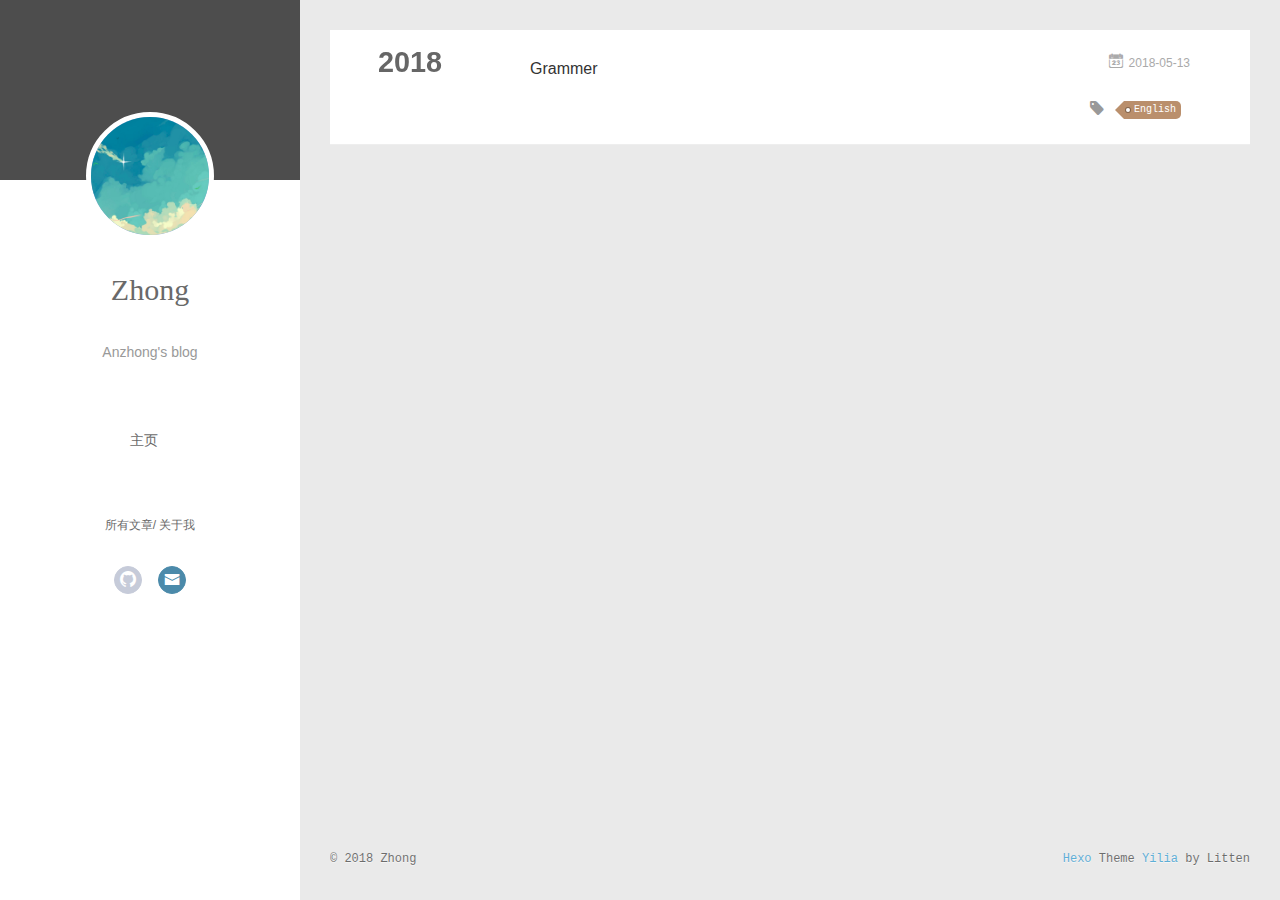
<file: tags/english/index.html>
<!DOCTYPE html>
<html>
<head>
  <meta charset="utf-8">
  
  <meta name="renderer" content="webkit">
  <meta http-equiv="X-UA-Compatible" content="IE=edge" >
  <link rel="dns-prefetch" href="https://zhongyaoc.github.io">
  <title>Tag: English | Zhong</title>
  <meta name="viewport" content="width=device-width, initial-scale=1, maximum-scale=1">
  <meta name="description" content="Man proposes,God disposes">
<meta property="og:type" content="website">
<meta property="og:title" content="Zhong">
<meta property="og:url" content="https://zhongyaoc.github.io/tags/english/index.html">
<meta property="og:site_name" content="Zhong">
<meta property="og:description" content="Man proposes,God disposes">
<meta property="og:locale" content="zh">
<meta name="twitter:card" content="summary">
<meta name="twitter:title" content="Zhong">
<meta name="twitter:description" content="Man proposes,God disposes">
  
    <link rel="alternative" href="/atom.xml" title="Zhong" type="application/atom+xml">
  
  
    <link rel="icon" href="/favicon.png">
  
  <link rel="stylesheet" type="text/css" href="/./main.0cf68a.css">
  <style type="text/css">
  
    #container.show {
      background: linear-gradient(200deg,#a0cfe4,#e8c37e);
    }
  </style>
  

  

</head>

<body>
  <div id="container" q-class="show:isCtnShow">
    <canvas id="anm-canvas" class="anm-canvas"></canvas>
    <div class="left-col" q-class="show:isShow">
      
<div class="overlay" style="background: #4d4d4d"></div>
<div class="intrude-less">
	<header id="header" class="inner">
		<a href="/" class="profilepic">
			<img src="/assets/blogImg/zhong.png" class="js-avatar">
		</a>
		<hgroup>
		  <h1 class="header-author"><a href="/">Zhong</a></h1>
		</hgroup>
		
		<p class="header-subtitle">Anzhong&#39;s blog</p>
		

		<nav class="header-menu">
			<ul>
			
				<li><a href="/">主页</a></li>
	        
			</ul>
		</nav>
		<nav class="header-smart-menu">
    		
    			
    			<a q-on="click: openSlider(e, 'innerArchive')" href="javascript:void(0)">所有文章</a>
    			
            
    			
            
    			
    			<a q-on="click: openSlider(e, 'aboutme')" href="javascript:void(0)">关于我</a>
    			
            
		</nav>
		<nav class="header-nav">
			<div class="social">
				
					<a class="github" target="_blank" href="http://github.com/ZhongYaoC" title="github"><i class="icon-github"></i></a>
		        
					<a class="mail" target="_blank" href="mailto:645810516@qq.com" title="mail"><i class="icon-mail"></i></a>
		        
			</div>
		</nav>
	</header>		
</div>

    </div>
    <div class="mid-col" q-class="show:isShow,hide:isShow|isFalse">
      
<nav id="mobile-nav">
  	<div class="overlay js-overlay" style="background: #4d4d4d"></div>
	<div class="btnctn js-mobile-btnctn">
  		<div class="slider-trigger list" q-on="click: openSlider(e)"><i class="icon icon-sort"></i></div>
	</div>
	<div class="intrude-less">
		<header id="header" class="inner">
			<div class="profilepic">
				<img src="/assets/blogImg/zhong.png" class="js-avatar">
			</div>
			<hgroup>
			  <h1 class="header-author js-header-author">Zhong</h1>
			</hgroup>
			
			<p class="header-subtitle"><i class="icon icon-quo-left"></i>Anzhong&#39;s blog<i class="icon icon-quo-right"></i></p>
			
			
			
				
			
			
			
			<nav class="header-nav">
				<div class="social">
					
						<a class="github" target="_blank" href="http://github.com/ZhongYaoC" title="github"><i class="icon-github"></i></a>
			        
						<a class="mail" target="_blank" href="mailto:645810516@qq.com" title="mail"><i class="icon-mail"></i></a>
			        
				</div>
			</nav>

			<nav class="header-menu js-header-menu">
				<ul style="width: 50%">
				
				
					<li style="width: 100%"><a href="/">主页</a></li>
		        
				</ul>
			</nav>
		</header>				
	</div>
	<div class="mobile-mask" style="display:none" q-show="isShow"></div>
</nav>

      <div id="wrapper" class="body-wrap">
        <div class="menu-l">
          <div class="canvas-wrap">
            <canvas data-colors="#eaeaea" data-sectionHeight="100" data-contentId="js-content" id="myCanvas1" class="anm-canvas"></canvas>
          </div>
          <div id="js-content" class="content-ll">
            
  
  
    
    
      
      
      <section class="archives-wrap">
        <div class="archive-year-wrap">
          <a href="/archives/2018" class="archive-year">2018</a>
        </div>
        <div class="archives">
    
    <article class="archive-article archive-type-post">
  <div class="archive-article-inner">
    <header class="archive-article-header">
      	<div class="article-meta">
	      	<a href="/2018/05/13/grammer/" class="archive-article-date">
  	<time datetime="2018-05-13T05:54:38.000Z" itemprop="datePublished"><i class="icon-calendar icon"></i>2018-05-13</time>
</a>
        </div>
    	 
  
    <h1 itemprop="name">
      <a class="archive-article-title" href="/2018/05/13/grammer/">Grammer</a>
    </h1>
  

        <div class="article-info info-on-right">
          
	<div class="article-tag tagcloud">
		<i class="icon-price-tags icon"></i>
		<ul class="article-tag-list">
			 
        		<li class="article-tag-list-item">
        			<a href="javascript:void(0)" class="js-tag article-tag-list-link color3">English</a>
        		</li>
      		
		</ul>
	</div>

          

        </div>
        <div class="clearfix"></div>
    </header>
  </div>
</article>
  
  
    </div></section>
  

    


          </div>
        </div>
      </div>
      <footer id="footer">
  <div class="outer">
    <div id="footer-info">
    	<div class="footer-left">
    		&copy; 2018 Zhong
    	</div>
      	<div class="footer-right">
      		<a href="http://hexo.io/" target="_blank">Hexo</a>  Theme <a href="https://github.com/litten/hexo-theme-yilia" target="_blank">Yilia</a> by Litten
      	</div>
    </div>
  </div>
</footer>
    </div>
    <script>
	var yiliaConfig = {
		mathjax: true,
		isHome: false,
		isPost: false,
		isArchive: false,
		isTag: true,
		isCategory: false,
		open_in_new: false,
		toc_hide_index: true,
		root: "/",
		innerArchive: true,
		showTags: false
	}
</script>

<script>!function(t){function n(e){if(r[e])return r[e].exports;var i=r[e]={exports:{},id:e,loaded:!1};return t[e].call(i.exports,i,i.exports,n),i.loaded=!0,i.exports}var r={};n.m=t,n.c=r,n.p="./",n(0)}([function(t,n,r){r(195),t.exports=r(191)},function(t,n,r){var e=r(3),i=r(52),o=r(27),u=r(28),c=r(53),f="prototype",a=function(t,n,r){var s,l,h,v,p=t&a.F,d=t&a.G,y=t&a.S,g=t&a.P,b=t&a.B,m=d?e:y?e[n]||(e[n]={}):(e[n]||{})[f],x=d?i:i[n]||(i[n]={}),w=x[f]||(x[f]={});d&&(r=n);for(s in r)l=!p&&m&&void 0!==m[s],h=(l?m:r)[s],v=b&&l?c(h,e):g&&"function"==typeof h?c(Function.call,h):h,m&&u(m,s,h,t&a.U),x[s]!=h&&o(x,s,v),g&&w[s]!=h&&(w[s]=h)};e.core=i,a.F=1,a.G=2,a.S=4,a.P=8,a.B=16,a.W=32,a.U=64,a.R=128,t.exports=a},function(t,n,r){var e=r(6);t.exports=function(t){if(!e(t))throw TypeError(t+" is not an object!");return t}},function(t,n){var r=t.exports="undefined"!=typeof window&&window.Math==Math?window:"undefined"!=typeof self&&self.Math==Math?self:Function("return this")();"number"==typeof __g&&(__g=r)},function(t,n){t.exports=function(t){try{return!!t()}catch(t){return!0}}},function(t,n){var r=t.exports="undefined"!=typeof window&&window.Math==Math?window:"undefined"!=typeof self&&self.Math==Math?self:Function("return this")();"number"==typeof __g&&(__g=r)},function(t,n){t.exports=function(t){return"object"==typeof t?null!==t:"function"==typeof t}},function(t,n,r){var e=r(126)("wks"),i=r(76),o=r(3).Symbol,u="function"==typeof o;(t.exports=function(t){return e[t]||(e[t]=u&&o[t]||(u?o:i)("Symbol."+t))}).store=e},function(t,n){var r={}.hasOwnProperty;t.exports=function(t,n){return r.call(t,n)}},function(t,n,r){var e=r(94),i=r(33);t.exports=function(t){return e(i(t))}},function(t,n,r){t.exports=!r(4)(function(){return 7!=Object.defineProperty({},"a",{get:function(){return 7}}).a})},function(t,n,r){var e=r(2),i=r(167),o=r(50),u=Object.defineProperty;n.f=r(10)?Object.defineProperty:function(t,n,r){if(e(t),n=o(n,!0),e(r),i)try{return u(t,n,r)}catch(t){}if("get"in r||"set"in r)throw TypeError("Accessors not supported!");return"value"in r&&(t[n]=r.value),t}},function(t,n,r){t.exports=!r(18)(function(){return 7!=Object.defineProperty({},"a",{get:function(){return 7}}).a})},function(t,n,r){var e=r(14),i=r(22);t.exports=r(12)?function(t,n,r){return e.f(t,n,i(1,r))}:function(t,n,r){return t[n]=r,t}},function(t,n,r){var e=r(20),i=r(58),o=r(42),u=Object.defineProperty;n.f=r(12)?Object.defineProperty:function(t,n,r){if(e(t),n=o(n,!0),e(r),i)try{return u(t,n,r)}catch(t){}if("get"in r||"set"in r)throw TypeError("Accessors not supported!");return"value"in r&&(t[n]=r.value),t}},function(t,n,r){var e=r(40)("wks"),i=r(23),o=r(5).Symbol,u="function"==typeof o;(t.exports=function(t){return e[t]||(e[t]=u&&o[t]||(u?o:i)("Symbol."+t))}).store=e},function(t,n,r){var e=r(67),i=Math.min;t.exports=function(t){return t>0?i(e(t),9007199254740991):0}},function(t,n,r){var e=r(46);t.exports=function(t){return Object(e(t))}},function(t,n){t.exports=function(t){try{return!!t()}catch(t){return!0}}},function(t,n,r){var e=r(63),i=r(34);t.exports=Object.keys||function(t){return e(t,i)}},function(t,n,r){var e=r(21);t.exports=function(t){if(!e(t))throw TypeError(t+" is not an object!");return t}},function(t,n){t.exports=function(t){return"object"==typeof t?null!==t:"function"==typeof t}},function(t,n){t.exports=function(t,n){return{enumerable:!(1&t),configurable:!(2&t),writable:!(4&t),value:n}}},function(t,n){var r=0,e=Math.random();t.exports=function(t){return"Symbol(".concat(void 0===t?"":t,")_",(++r+e).toString(36))}},function(t,n){var r={}.hasOwnProperty;t.exports=function(t,n){return r.call(t,n)}},function(t,n){var r=t.exports={version:"2.4.0"};"number"==typeof __e&&(__e=r)},function(t,n){t.exports=function(t){if("function"!=typeof t)throw TypeError(t+" is not a function!");return t}},function(t,n,r){var e=r(11),i=r(66);t.exports=r(10)?function(t,n,r){return e.f(t,n,i(1,r))}:function(t,n,r){return t[n]=r,t}},function(t,n,r){var e=r(3),i=r(27),o=r(24),u=r(76)("src"),c="toString",f=Function[c],a=(""+f).split(c);r(52).inspectSource=function(t){return f.call(t)},(t.exports=function(t,n,r,c){var f="function"==typeof r;f&&(o(r,"name")||i(r,"name",n)),t[n]!==r&&(f&&(o(r,u)||i(r,u,t[n]?""+t[n]:a.join(String(n)))),t===e?t[n]=r:c?t[n]?t[n]=r:i(t,n,r):(delete t[n],i(t,n,r)))})(Function.prototype,c,function(){return"function"==typeof this&&this[u]||f.call(this)})},function(t,n,r){var e=r(1),i=r(4),o=r(46),u=function(t,n,r,e){var i=String(o(t)),u="<"+n;return""!==r&&(u+=" "+r+'="'+String(e).replace(/"/g,"&quot;")+'"'),u+">"+i+"</"+n+">"};t.exports=function(t,n){var r={};r[t]=n(u),e(e.P+e.F*i(function(){var n=""[t]('"');return n!==n.toLowerCase()||n.split('"').length>3}),"String",r)}},function(t,n,r){var e=r(115),i=r(46);t.exports=function(t){return e(i(t))}},function(t,n,r){var e=r(116),i=r(66),o=r(30),u=r(50),c=r(24),f=r(167),a=Object.getOwnPropertyDescriptor;n.f=r(10)?a:function(t,n){if(t=o(t),n=u(n,!0),f)try{return a(t,n)}catch(t){}if(c(t,n))return i(!e.f.call(t,n),t[n])}},function(t,n,r){var e=r(24),i=r(17),o=r(145)("IE_PROTO"),u=Object.prototype;t.exports=Object.getPrototypeOf||function(t){return t=i(t),e(t,o)?t[o]:"function"==typeof t.constructor&&t instanceof t.constructor?t.constructor.prototype:t instanceof Object?u:null}},function(t,n){t.exports=function(t){if(void 0==t)throw TypeError("Can't call method on  "+t);return t}},function(t,n){t.exports="constructor,hasOwnProperty,isPrototypeOf,propertyIsEnumerable,toLocaleString,toString,valueOf".split(",")},function(t,n){t.exports={}},function(t,n){t.exports=!0},function(t,n){n.f={}.propertyIsEnumerable},function(t,n,r){var e=r(14).f,i=r(8),o=r(15)("toStringTag");t.exports=function(t,n,r){t&&!i(t=r?t:t.prototype,o)&&e(t,o,{configurable:!0,value:n})}},function(t,n,r){var e=r(40)("keys"),i=r(23);t.exports=function(t){return e[t]||(e[t]=i(t))}},function(t,n,r){var e=r(5),i="__core-js_shared__",o=e[i]||(e[i]={});t.exports=function(t){return o[t]||(o[t]={})}},function(t,n){var r=Math.ceil,e=Math.floor;t.exports=function(t){return isNaN(t=+t)?0:(t>0?e:r)(t)}},function(t,n,r){var e=r(21);t.exports=function(t,n){if(!e(t))return t;var r,i;if(n&&"function"==typeof(r=t.toString)&&!e(i=r.call(t)))return i;if("function"==typeof(r=t.valueOf)&&!e(i=r.call(t)))return i;if(!n&&"function"==typeof(r=t.toString)&&!e(i=r.call(t)))return i;throw TypeError("Can't convert object to primitive value")}},function(t,n,r){var e=r(5),i=r(25),o=r(36),u=r(44),c=r(14).f;t.exports=function(t){var n=i.Symbol||(i.Symbol=o?{}:e.Symbol||{});"_"==t.charAt(0)||t in n||c(n,t,{value:u.f(t)})}},function(t,n,r){n.f=r(15)},function(t,n){var r={}.toString;t.exports=function(t){return r.call(t).slice(8,-1)}},function(t,n){t.exports=function(t){if(void 0==t)throw TypeError("Can't call method on  "+t);return t}},function(t,n,r){var e=r(4);t.exports=function(t,n){return!!t&&e(function(){n?t.call(null,function(){},1):t.call(null)})}},function(t,n,r){var e=r(53),i=r(115),o=r(17),u=r(16),c=r(203);t.exports=function(t,n){var r=1==t,f=2==t,a=3==t,s=4==t,l=6==t,h=5==t||l,v=n||c;return function(n,c,p){for(var d,y,g=o(n),b=i(g),m=e(c,p,3),x=u(b.length),w=0,S=r?v(n,x):f?v(n,0):void 0;x>w;w++)if((h||w in b)&&(d=b[w],y=m(d,w,g),t))if(r)S[w]=y;else if(y)switch(t){case 3:return!0;case 5:return d;case 6:return w;case 2:S.push(d)}else if(s)return!1;return l?-1:a||s?s:S}}},function(t,n,r){var e=r(1),i=r(52),o=r(4);t.exports=function(t,n){var r=(i.Object||{})[t]||Object[t],u={};u[t]=n(r),e(e.S+e.F*o(function(){r(1)}),"Object",u)}},function(t,n,r){var e=r(6);t.exports=function(t,n){if(!e(t))return t;var r,i;if(n&&"function"==typeof(r=t.toString)&&!e(i=r.call(t)))return i;if("function"==typeof(r=t.valueOf)&&!e(i=r.call(t)))return i;if(!n&&"function"==typeof(r=t.toString)&&!e(i=r.call(t)))return i;throw TypeError("Can't convert object to primitive value")}},function(t,n,r){var e=r(5),i=r(25),o=r(91),u=r(13),c="prototype",f=function(t,n,r){var a,s,l,h=t&f.F,v=t&f.G,p=t&f.S,d=t&f.P,y=t&f.B,g=t&f.W,b=v?i:i[n]||(i[n]={}),m=b[c],x=v?e:p?e[n]:(e[n]||{})[c];v&&(r=n);for(a in r)(s=!h&&x&&void 0!==x[a])&&a in b||(l=s?x[a]:r[a],b[a]=v&&"function"!=typeof x[a]?r[a]:y&&s?o(l,e):g&&x[a]==l?function(t){var n=function(n,r,e){if(this instanceof t){switch(arguments.length){case 0:return new t;case 1:return new t(n);case 2:return new t(n,r)}return new t(n,r,e)}return t.apply(this,arguments)};return n[c]=t[c],n}(l):d&&"function"==typeof l?o(Function.call,l):l,d&&((b.virtual||(b.virtual={}))[a]=l,t&f.R&&m&&!m[a]&&u(m,a,l)))};f.F=1,f.G=2,f.S=4,f.P=8,f.B=16,f.W=32,f.U=64,f.R=128,t.exports=f},function(t,n){var r=t.exports={version:"2.4.0"};"number"==typeof __e&&(__e=r)},function(t,n,r){var e=r(26);t.exports=function(t,n,r){if(e(t),void 0===n)return t;switch(r){case 1:return function(r){return t.call(n,r)};case 2:return function(r,e){return t.call(n,r,e)};case 3:return function(r,e,i){return t.call(n,r,e,i)}}return function(){return t.apply(n,arguments)}}},function(t,n,r){var e=r(183),i=r(1),o=r(126)("metadata"),u=o.store||(o.store=new(r(186))),c=function(t,n,r){var i=u.get(t);if(!i){if(!r)return;u.set(t,i=new e)}var o=i.get(n);if(!o){if(!r)return;i.set(n,o=new e)}return o},f=function(t,n,r){var e=c(n,r,!1);return void 0!==e&&e.has(t)},a=function(t,n,r){var e=c(n,r,!1);return void 0===e?void 0:e.get(t)},s=function(t,n,r,e){c(r,e,!0).set(t,n)},l=function(t,n){var r=c(t,n,!1),e=[];return r&&r.forEach(function(t,n){e.push(n)}),e},h=function(t){return void 0===t||"symbol"==typeof t?t:String(t)},v=function(t){i(i.S,"Reflect",t)};t.exports={store:u,map:c,has:f,get:a,set:s,keys:l,key:h,exp:v}},function(t,n,r){"use strict";if(r(10)){var e=r(69),i=r(3),o=r(4),u=r(1),c=r(127),f=r(152),a=r(53),s=r(68),l=r(66),h=r(27),v=r(73),p=r(67),d=r(16),y=r(75),g=r(50),b=r(24),m=r(180),x=r(114),w=r(6),S=r(17),_=r(137),O=r(70),E=r(32),P=r(71).f,j=r(154),F=r(76),M=r(7),A=r(48),N=r(117),T=r(146),I=r(155),k=r(80),L=r(123),R=r(74),C=r(130),D=r(160),U=r(11),W=r(31),G=U.f,B=W.f,V=i.RangeError,z=i.TypeError,q=i.Uint8Array,K="ArrayBuffer",J="Shared"+K,Y="BYTES_PER_ELEMENT",H="prototype",$=Array[H],X=f.ArrayBuffer,Q=f.DataView,Z=A(0),tt=A(2),nt=A(3),rt=A(4),et=A(5),it=A(6),ot=N(!0),ut=N(!1),ct=I.values,ft=I.keys,at=I.entries,st=$.lastIndexOf,lt=$.reduce,ht=$.reduceRight,vt=$.join,pt=$.sort,dt=$.slice,yt=$.toString,gt=$.toLocaleString,bt=M("iterator"),mt=M("toStringTag"),xt=F("typed_constructor"),wt=F("def_constructor"),St=c.CONSTR,_t=c.TYPED,Ot=c.VIEW,Et="Wrong length!",Pt=A(1,function(t,n){return Tt(T(t,t[wt]),n)}),jt=o(function(){return 1===new q(new Uint16Array([1]).buffer)[0]}),Ft=!!q&&!!q[H].set&&o(function(){new q(1).set({})}),Mt=function(t,n){if(void 0===t)throw z(Et);var r=+t,e=d(t);if(n&&!m(r,e))throw V(Et);return e},At=function(t,n){var r=p(t);if(r<0||r%n)throw V("Wrong offset!");return r},Nt=function(t){if(w(t)&&_t in t)return t;throw z(t+" is not a typed array!")},Tt=function(t,n){if(!(w(t)&&xt in t))throw z("It is not a typed array constructor!");return new t(n)},It=function(t,n){return kt(T(t,t[wt]),n)},kt=function(t,n){for(var r=0,e=n.length,i=Tt(t,e);e>r;)i[r]=n[r++];return i},Lt=function(t,n,r){G(t,n,{get:function(){return this._d[r]}})},Rt=function(t){var n,r,e,i,o,u,c=S(t),f=arguments.length,s=f>1?arguments[1]:void 0,l=void 0!==s,h=j(c);if(void 0!=h&&!_(h)){for(u=h.call(c),e=[],n=0;!(o=u.next()).done;n++)e.push(o.value);c=e}for(l&&f>2&&(s=a(s,arguments[2],2)),n=0,r=d(c.length),i=Tt(this,r);r>n;n++)i[n]=l?s(c[n],n):c[n];return i},Ct=function(){for(var t=0,n=arguments.length,r=Tt(this,n);n>t;)r[t]=arguments[t++];return r},Dt=!!q&&o(function(){gt.call(new q(1))}),Ut=function(){return gt.apply(Dt?dt.call(Nt(this)):Nt(this),arguments)},Wt={copyWithin:function(t,n){return D.call(Nt(this),t,n,arguments.length>2?arguments[2]:void 0)},every:function(t){return rt(Nt(this),t,arguments.length>1?arguments[1]:void 0)},fill:function(t){return C.apply(Nt(this),arguments)},filter:function(t){return It(this,tt(Nt(this),t,arguments.length>1?arguments[1]:void 0))},find:function(t){return et(Nt(this),t,arguments.length>1?arguments[1]:void 0)},findIndex:function(t){return it(Nt(this),t,arguments.length>1?arguments[1]:void 0)},forEach:function(t){Z(Nt(this),t,arguments.length>1?arguments[1]:void 0)},indexOf:function(t){return ut(Nt(this),t,arguments.length>1?arguments[1]:void 0)},includes:function(t){return ot(Nt(this),t,arguments.length>1?arguments[1]:void 0)},join:function(t){return vt.apply(Nt(this),arguments)},lastIndexOf:function(t){return st.apply(Nt(this),arguments)},map:function(t){return Pt(Nt(this),t,arguments.length>1?arguments[1]:void 0)},reduce:function(t){return lt.apply(Nt(this),arguments)},reduceRight:function(t){return ht.apply(Nt(this),arguments)},reverse:function(){for(var t,n=this,r=Nt(n).length,e=Math.floor(r/2),i=0;i<e;)t=n[i],n[i++]=n[--r],n[r]=t;return n},some:function(t){return nt(Nt(this),t,arguments.length>1?arguments[1]:void 0)},sort:function(t){return pt.call(Nt(this),t)},subarray:function(t,n){var r=Nt(this),e=r.length,i=y(t,e);return new(T(r,r[wt]))(r.buffer,r.byteOffset+i*r.BYTES_PER_ELEMENT,d((void 0===n?e:y(n,e))-i))}},Gt=function(t,n){return It(this,dt.call(Nt(this),t,n))},Bt=function(t){Nt(this);var n=At(arguments[1],1),r=this.length,e=S(t),i=d(e.length),o=0;if(i+n>r)throw V(Et);for(;o<i;)this[n+o]=e[o++]},Vt={entries:function(){return at.call(Nt(this))},keys:function(){return ft.call(Nt(this))},values:function(){return ct.call(Nt(this))}},zt=function(t,n){return w(t)&&t[_t]&&"symbol"!=typeof n&&n in t&&String(+n)==String(n)},qt=function(t,n){return zt(t,n=g(n,!0))?l(2,t[n]):B(t,n)},Kt=function(t,n,r){return!(zt(t,n=g(n,!0))&&w(r)&&b(r,"value"))||b(r,"get")||b(r,"set")||r.configurable||b(r,"writable")&&!r.writable||b(r,"enumerable")&&!r.enumerable?G(t,n,r):(t[n]=r.value,t)};St||(W.f=qt,U.f=Kt),u(u.S+u.F*!St,"Object",{getOwnPropertyDescriptor:qt,defineProperty:Kt}),o(function(){yt.call({})})&&(yt=gt=function(){return vt.call(this)});var Jt=v({},Wt);v(Jt,Vt),h(Jt,bt,Vt.values),v(Jt,{slice:Gt,set:Bt,constructor:function(){},toString:yt,toLocaleString:Ut}),Lt(Jt,"buffer","b"),Lt(Jt,"byteOffset","o"),Lt(Jt,"byteLength","l"),Lt(Jt,"length","e"),G(Jt,mt,{get:function(){return this[_t]}}),t.exports=function(t,n,r,f){f=!!f;var a=t+(f?"Clamped":"")+"Array",l="Uint8Array"!=a,v="get"+t,p="set"+t,y=i[a],g=y||{},b=y&&E(y),m=!y||!c.ABV,S={},_=y&&y[H],j=function(t,r){var e=t._d;return e.v[v](r*n+e.o,jt)},F=function(t,r,e){var i=t._d;f&&(e=(e=Math.round(e))<0?0:e>255?255:255&e),i.v[p](r*n+i.o,e,jt)},M=function(t,n){G(t,n,{get:function(){return j(this,n)},set:function(t){return F(this,n,t)},enumerable:!0})};m?(y=r(function(t,r,e,i){s(t,y,a,"_d");var o,u,c,f,l=0,v=0;if(w(r)){if(!(r instanceof X||(f=x(r))==K||f==J))return _t in r?kt(y,r):Rt.call(y,r);o=r,v=At(e,n);var p=r.byteLength;if(void 0===i){if(p%n)throw V(Et);if((u=p-v)<0)throw V(Et)}else if((u=d(i)*n)+v>p)throw V(Et);c=u/n}else c=Mt(r,!0),u=c*n,o=new X(u);for(h(t,"_d",{b:o,o:v,l:u,e:c,v:new Q(o)});l<c;)M(t,l++)}),_=y[H]=O(Jt),h(_,"constructor",y)):L(function(t){new y(null),new y(t)},!0)||(y=r(function(t,r,e,i){s(t,y,a);var o;return w(r)?r instanceof X||(o=x(r))==K||o==J?void 0!==i?new g(r,At(e,n),i):void 0!==e?new g(r,At(e,n)):new g(r):_t in r?kt(y,r):Rt.call(y,r):new g(Mt(r,l))}),Z(b!==Function.prototype?P(g).concat(P(b)):P(g),function(t){t in y||h(y,t,g[t])}),y[H]=_,e||(_.constructor=y));var A=_[bt],N=!!A&&("values"==A.name||void 0==A.name),T=Vt.values;h(y,xt,!0),h(_,_t,a),h(_,Ot,!0),h(_,wt,y),(f?new y(1)[mt]==a:mt in _)||G(_,mt,{get:function(){return a}}),S[a]=y,u(u.G+u.W+u.F*(y!=g),S),u(u.S,a,{BYTES_PER_ELEMENT:n,from:Rt,of:Ct}),Y in _||h(_,Y,n),u(u.P,a,Wt),R(a),u(u.P+u.F*Ft,a,{set:Bt}),u(u.P+u.F*!N,a,Vt),u(u.P+u.F*(_.toString!=yt),a,{toString:yt}),u(u.P+u.F*o(function(){new y(1).slice()}),a,{slice:Gt}),u(u.P+u.F*(o(function(){return[1,2].toLocaleString()!=new y([1,2]).toLocaleString()})||!o(function(){_.toLocaleString.call([1,2])})),a,{toLocaleString:Ut}),k[a]=N?A:T,e||N||h(_,bt,T)}}else t.exports=function(){}},function(t,n){var r={}.toString;t.exports=function(t){return r.call(t).slice(8,-1)}},function(t,n,r){var e=r(21),i=r(5).document,o=e(i)&&e(i.createElement);t.exports=function(t){return o?i.createElement(t):{}}},function(t,n,r){t.exports=!r(12)&&!r(18)(function(){return 7!=Object.defineProperty(r(57)("div"),"a",{get:function(){return 7}}).a})},function(t,n,r){"use strict";var e=r(36),i=r(51),o=r(64),u=r(13),c=r(8),f=r(35),a=r(96),s=r(38),l=r(103),h=r(15)("iterator"),v=!([].keys&&"next"in[].keys()),p="keys",d="values",y=function(){return this};t.exports=function(t,n,r,g,b,m,x){a(r,n,g);var w,S,_,O=function(t){if(!v&&t in F)return F[t];switch(t){case p:case d:return function(){return new r(this,t)}}return function(){return new r(this,t)}},E=n+" Iterator",P=b==d,j=!1,F=t.prototype,M=F[h]||F["@@iterator"]||b&&F[b],A=M||O(b),N=b?P?O("entries"):A:void 0,T="Array"==n?F.entries||M:M;if(T&&(_=l(T.call(new t)))!==Object.prototype&&(s(_,E,!0),e||c(_,h)||u(_,h,y)),P&&M&&M.name!==d&&(j=!0,A=function(){return M.call(this)}),e&&!x||!v&&!j&&F[h]||u(F,h,A),f[n]=A,f[E]=y,b)if(w={values:P?A:O(d),keys:m?A:O(p),entries:N},x)for(S in w)S in F||o(F,S,w[S]);else i(i.P+i.F*(v||j),n,w);return w}},function(t,n,r){var e=r(20),i=r(100),o=r(34),u=r(39)("IE_PROTO"),c=function(){},f="prototype",a=function(){var t,n=r(57)("iframe"),e=o.length;for(n.style.display="none",r(93).appendChild(n),n.src="javascript:",t=n.contentWindow.document,t.open(),t.write("<script>document.F=Object<\/script>"),t.close(),a=t.F;e--;)delete a[f][o[e]];return a()};t.exports=Object.create||function(t,n){var r;return null!==t?(c[f]=e(t),r=new c,c[f]=null,r[u]=t):r=a(),void 0===n?r:i(r,n)}},function(t,n,r){var e=r(63),i=r(34).concat("length","prototype");n.f=Object.getOwnPropertyNames||function(t){return e(t,i)}},function(t,n){n.f=Object.getOwnPropertySymbols},function(t,n,r){var e=r(8),i=r(9),o=r(90)(!1),u=r(39)("IE_PROTO");t.exports=function(t,n){var r,c=i(t),f=0,a=[];for(r in c)r!=u&&e(c,r)&&a.push(r);for(;n.length>f;)e(c,r=n[f++])&&(~o(a,r)||a.push(r));return a}},function(t,n,r){t.exports=r(13)},function(t,n,r){var e=r(76)("meta"),i=r(6),o=r(24),u=r(11).f,c=0,f=Object.isExtensible||function(){return!0},a=!r(4)(function(){return f(Object.preventExtensions({}))}),s=function(t){u(t,e,{value:{i:"O"+ ++c,w:{}}})},l=function(t,n){if(!i(t))return"symbol"==typeof t?t:("string"==typeof t?"S":"P")+t;if(!o(t,e)){if(!f(t))return"F";if(!n)return"E";s(t)}return t[e].i},h=function(t,n){if(!o(t,e)){if(!f(t))return!0;if(!n)return!1;s(t)}return t[e].w},v=function(t){return a&&p.NEED&&f(t)&&!o(t,e)&&s(t),t},p=t.exports={KEY:e,NEED:!1,fastKey:l,getWeak:h,onFreeze:v}},function(t,n){t.exports=function(t,n){return{enumerable:!(1&t),configurable:!(2&t),writable:!(4&t),value:n}}},function(t,n){var r=Math.ceil,e=Math.floor;t.exports=function(t){return isNaN(t=+t)?0:(t>0?e:r)(t)}},function(t,n){t.exports=function(t,n,r,e){if(!(t instanceof n)||void 0!==e&&e in t)throw TypeError(r+": incorrect invocation!");return t}},function(t,n){t.exports=!1},function(t,n,r){var e=r(2),i=r(173),o=r(133),u=r(145)("IE_PROTO"),c=function(){},f="prototype",a=function(){var t,n=r(132)("iframe"),e=o.length;for(n.style.display="none",r(135).appendChild(n),n.src="javascript:",t=n.contentWindow.document,t.open(),t.write("<script>document.F=Object<\/script>"),t.close(),a=t.F;e--;)delete a[f][o[e]];return a()};t.exports=Object.create||function(t,n){var r;return null!==t?(c[f]=e(t),r=new c,c[f]=null,r[u]=t):r=a(),void 0===n?r:i(r,n)}},function(t,n,r){var e=r(175),i=r(133).concat("length","prototype");n.f=Object.getOwnPropertyNames||function(t){return e(t,i)}},function(t,n,r){var e=r(175),i=r(133);t.exports=Object.keys||function(t){return e(t,i)}},function(t,n,r){var e=r(28);t.exports=function(t,n,r){for(var i in n)e(t,i,n[i],r);return t}},function(t,n,r){"use strict";var e=r(3),i=r(11),o=r(10),u=r(7)("species");t.exports=function(t){var n=e[t];o&&n&&!n[u]&&i.f(n,u,{configurable:!0,get:function(){return this}})}},function(t,n,r){var e=r(67),i=Math.max,o=Math.min;t.exports=function(t,n){return t=e(t),t<0?i(t+n,0):o(t,n)}},function(t,n){var r=0,e=Math.random();t.exports=function(t){return"Symbol(".concat(void 0===t?"":t,")_",(++r+e).toString(36))}},function(t,n,r){var e=r(33);t.exports=function(t){return Object(e(t))}},function(t,n,r){var e=r(7)("unscopables"),i=Array.prototype;void 0==i[e]&&r(27)(i,e,{}),t.exports=function(t){i[e][t]=!0}},function(t,n,r){var e=r(53),i=r(169),o=r(137),u=r(2),c=r(16),f=r(154),a={},s={},n=t.exports=function(t,n,r,l,h){var v,p,d,y,g=h?function(){return t}:f(t),b=e(r,l,n?2:1),m=0;if("function"!=typeof g)throw TypeError(t+" is not iterable!");if(o(g)){for(v=c(t.length);v>m;m++)if((y=n?b(u(p=t[m])[0],p[1]):b(t[m]))===a||y===s)return y}else for(d=g.call(t);!(p=d.next()).done;)if((y=i(d,b,p.value,n))===a||y===s)return y};n.BREAK=a,n.RETURN=s},function(t,n){t.exports={}},function(t,n,r){var e=r(11).f,i=r(24),o=r(7)("toStringTag");t.exports=function(t,n,r){t&&!i(t=r?t:t.prototype,o)&&e(t,o,{configurable:!0,value:n})}},function(t,n,r){var e=r(1),i=r(46),o=r(4),u=r(150),c="["+u+"]",f="​",a=RegExp("^"+c+c+"*"),s=RegExp(c+c+"*$"),l=function(t,n,r){var i={},c=o(function(){return!!u[t]()||f[t]()!=f}),a=i[t]=c?n(h):u[t];r&&(i[r]=a),e(e.P+e.F*c,"String",i)},h=l.trim=function(t,n){return t=String(i(t)),1&n&&(t=t.replace(a,"")),2&n&&(t=t.replace(s,"")),t};t.exports=l},function(t,n,r){t.exports={default:r(86),__esModule:!0}},function(t,n,r){t.exports={default:r(87),__esModule:!0}},function(t,n,r){"use strict";function e(t){return t&&t.__esModule?t:{default:t}}n.__esModule=!0;var i=r(84),o=e(i),u=r(83),c=e(u),f="function"==typeof c.default&&"symbol"==typeof o.default?function(t){return typeof t}:function(t){return t&&"function"==typeof c.default&&t.constructor===c.default&&t!==c.default.prototype?"symbol":typeof t};n.default="function"==typeof c.default&&"symbol"===f(o.default)?function(t){return void 0===t?"undefined":f(t)}:function(t){return t&&"function"==typeof c.default&&t.constructor===c.default&&t!==c.default.prototype?"symbol":void 0===t?"undefined":f(t)}},function(t,n,r){r(110),r(108),r(111),r(112),t.exports=r(25).Symbol},function(t,n,r){r(109),r(113),t.exports=r(44).f("iterator")},function(t,n){t.exports=function(t){if("function"!=typeof t)throw TypeError(t+" is not a function!");return t}},function(t,n){t.exports=function(){}},function(t,n,r){var e=r(9),i=r(106),o=r(105);t.exports=function(t){return function(n,r,u){var c,f=e(n),a=i(f.length),s=o(u,a);if(t&&r!=r){for(;a>s;)if((c=f[s++])!=c)return!0}else for(;a>s;s++)if((t||s in f)&&f[s]===r)return t||s||0;return!t&&-1}}},function(t,n,r){var e=r(88);t.exports=function(t,n,r){if(e(t),void 0===n)return t;switch(r){case 1:return function(r){return t.call(n,r)};case 2:return function(r,e){return t.call(n,r,e)};case 3:return function(r,e,i){return t.call(n,r,e,i)}}return function(){return t.apply(n,arguments)}}},function(t,n,r){var e=r(19),i=r(62),o=r(37);t.exports=function(t){var n=e(t),r=i.f;if(r)for(var u,c=r(t),f=o.f,a=0;c.length>a;)f.call(t,u=c[a++])&&n.push(u);return n}},function(t,n,r){t.exports=r(5).document&&document.documentElement},function(t,n,r){var e=r(56);t.exports=Object("z").propertyIsEnumerable(0)?Object:function(t){return"String"==e(t)?t.split(""):Object(t)}},function(t,n,r){var e=r(56);t.exports=Array.isArray||function(t){return"Array"==e(t)}},function(t,n,r){"use strict";var e=r(60),i=r(22),o=r(38),u={};r(13)(u,r(15)("iterator"),function(){return this}),t.exports=function(t,n,r){t.prototype=e(u,{next:i(1,r)}),o(t,n+" Iterator")}},function(t,n){t.exports=function(t,n){return{value:n,done:!!t}}},function(t,n,r){var e=r(19),i=r(9);t.exports=function(t,n){for(var r,o=i(t),u=e(o),c=u.length,f=0;c>f;)if(o[r=u[f++]]===n)return r}},function(t,n,r){var e=r(23)("meta"),i=r(21),o=r(8),u=r(14).f,c=0,f=Object.isExtensible||function(){return!0},a=!r(18)(function(){return f(Object.preventExtensions({}))}),s=function(t){u(t,e,{value:{i:"O"+ ++c,w:{}}})},l=function(t,n){if(!i(t))return"symbol"==typeof t?t:("string"==typeof t?"S":"P")+t;if(!o(t,e)){if(!f(t))return"F";if(!n)return"E";s(t)}return t[e].i},h=function(t,n){if(!o(t,e)){if(!f(t))return!0;if(!n)return!1;s(t)}return t[e].w},v=function(t){return a&&p.NEED&&f(t)&&!o(t,e)&&s(t),t},p=t.exports={KEY:e,NEED:!1,fastKey:l,getWeak:h,onFreeze:v}},function(t,n,r){var e=r(14),i=r(20),o=r(19);t.exports=r(12)?Object.defineProperties:function(t,n){i(t);for(var r,u=o(n),c=u.length,f=0;c>f;)e.f(t,r=u[f++],n[r]);return t}},function(t,n,r){var e=r(37),i=r(22),o=r(9),u=r(42),c=r(8),f=r(58),a=Object.getOwnPropertyDescriptor;n.f=r(12)?a:function(t,n){if(t=o(t),n=u(n,!0),f)try{return a(t,n)}catch(t){}if(c(t,n))return i(!e.f.call(t,n),t[n])}},function(t,n,r){var e=r(9),i=r(61).f,o={}.toString,u="object"==typeof window&&window&&Object.getOwnPropertyNames?Object.getOwnPropertyNames(window):[],c=function(t){try{return i(t)}catch(t){return u.slice()}};t.exports.f=function(t){return u&&"[object Window]"==o.call(t)?c(t):i(e(t))}},function(t,n,r){var e=r(8),i=r(77),o=r(39)("IE_PROTO"),u=Object.prototype;t.exports=Object.getPrototypeOf||function(t){return t=i(t),e(t,o)?t[o]:"function"==typeof t.constructor&&t instanceof t.constructor?t.constructor.prototype:t instanceof Object?u:null}},function(t,n,r){var e=r(41),i=r(33);t.exports=function(t){return function(n,r){var o,u,c=String(i(n)),f=e(r),a=c.length;return f<0||f>=a?t?"":void 0:(o=c.charCodeAt(f),o<55296||o>56319||f+1===a||(u=c.charCodeAt(f+1))<56320||u>57343?t?c.charAt(f):o:t?c.slice(f,f+2):u-56320+(o-55296<<10)+65536)}}},function(t,n,r){var e=r(41),i=Math.max,o=Math.min;t.exports=function(t,n){return t=e(t),t<0?i(t+n,0):o(t,n)}},function(t,n,r){var e=r(41),i=Math.min;t.exports=function(t){return t>0?i(e(t),9007199254740991):0}},function(t,n,r){"use strict";var e=r(89),i=r(97),o=r(35),u=r(9);t.exports=r(59)(Array,"Array",function(t,n){this._t=u(t),this._i=0,this._k=n},function(){var t=this._t,n=this._k,r=this._i++;return!t||r>=t.length?(this._t=void 0,i(1)):"keys"==n?i(0,r):"values"==n?i(0,t[r]):i(0,[r,t[r]])},"values"),o.Arguments=o.Array,e("keys"),e("values"),e("entries")},function(t,n){},function(t,n,r){"use strict";var e=r(104)(!0);r(59)(String,"String",function(t){this._t=String(t),this._i=0},function(){var t,n=this._t,r=this._i;return r>=n.length?{value:void 0,done:!0}:(t=e(n,r),this._i+=t.length,{value:t,done:!1})})},function(t,n,r){"use strict";var e=r(5),i=r(8),o=r(12),u=r(51),c=r(64),f=r(99).KEY,a=r(18),s=r(40),l=r(38),h=r(23),v=r(15),p=r(44),d=r(43),y=r(98),g=r(92),b=r(95),m=r(20),x=r(9),w=r(42),S=r(22),_=r(60),O=r(102),E=r(101),P=r(14),j=r(19),F=E.f,M=P.f,A=O.f,N=e.Symbol,T=e.JSON,I=T&&T.stringify,k="prototype",L=v("_hidden"),R=v("toPrimitive"),C={}.propertyIsEnumerable,D=s("symbol-registry"),U=s("symbols"),W=s("op-symbols"),G=Object[k],B="function"==typeof N,V=e.QObject,z=!V||!V[k]||!V[k].findChild,q=o&&a(function(){return 7!=_(M({},"a",{get:function(){return M(this,"a",{value:7}).a}})).a})?function(t,n,r){var e=F(G,n);e&&delete G[n],M(t,n,r),e&&t!==G&&M(G,n,e)}:M,K=function(t){var n=U[t]=_(N[k]);return n._k=t,n},J=B&&"symbol"==typeof N.iterator?function(t){return"symbol"==typeof t}:function(t){return t instanceof N},Y=function(t,n,r){return t===G&&Y(W,n,r),m(t),n=w(n,!0),m(r),i(U,n)?(r.enumerable?(i(t,L)&&t[L][n]&&(t[L][n]=!1),r=_(r,{enumerable:S(0,!1)})):(i(t,L)||M(t,L,S(1,{})),t[L][n]=!0),q(t,n,r)):M(t,n,r)},H=function(t,n){m(t);for(var r,e=g(n=x(n)),i=0,o=e.length;o>i;)Y(t,r=e[i++],n[r]);return t},$=function(t,n){return void 0===n?_(t):H(_(t),n)},X=function(t){var n=C.call(this,t=w(t,!0));return!(this===G&&i(U,t)&&!i(W,t))&&(!(n||!i(this,t)||!i(U,t)||i(this,L)&&this[L][t])||n)},Q=function(t,n){if(t=x(t),n=w(n,!0),t!==G||!i(U,n)||i(W,n)){var r=F(t,n);return!r||!i(U,n)||i(t,L)&&t[L][n]||(r.enumerable=!0),r}},Z=function(t){for(var n,r=A(x(t)),e=[],o=0;r.length>o;)i(U,n=r[o++])||n==L||n==f||e.push(n);return e},tt=function(t){for(var n,r=t===G,e=A(r?W:x(t)),o=[],u=0;e.length>u;)!i(U,n=e[u++])||r&&!i(G,n)||o.push(U[n]);return o};B||(N=function(){if(this instanceof N)throw TypeError("Symbol is not a constructor!");var t=h(arguments.length>0?arguments[0]:void 0),n=function(r){this===G&&n.call(W,r),i(this,L)&&i(this[L],t)&&(this[L][t]=!1),q(this,t,S(1,r))};return o&&z&&q(G,t,{configurable:!0,set:n}),K(t)},c(N[k],"toString",function(){return this._k}),E.f=Q,P.f=Y,r(61).f=O.f=Z,r(37).f=X,r(62).f=tt,o&&!r(36)&&c(G,"propertyIsEnumerable",X,!0),p.f=function(t){return K(v(t))}),u(u.G+u.W+u.F*!B,{Symbol:N});for(var nt="hasInstance,isConcatSpreadable,iterator,match,replace,search,species,split,toPrimitive,toStringTag,unscopables".split(","),rt=0;nt.length>rt;)v(nt[rt++]);for(var nt=j(v.store),rt=0;nt.length>rt;)d(nt[rt++]);u(u.S+u.F*!B,"Symbol",{for:function(t){return i(D,t+="")?D[t]:D[t]=N(t)},keyFor:function(t){if(J(t))return y(D,t);throw TypeError(t+" is not a symbol!")},useSetter:function(){z=!0},useSimple:function(){z=!1}}),u(u.S+u.F*!B,"Object",{create:$,defineProperty:Y,defineProperties:H,getOwnPropertyDescriptor:Q,getOwnPropertyNames:Z,getOwnPropertySymbols:tt}),T&&u(u.S+u.F*(!B||a(function(){var t=N();return"[null]"!=I([t])||"{}"!=I({a:t})||"{}"!=I(Object(t))})),"JSON",{stringify:function(t){if(void 0!==t&&!J(t)){for(var n,r,e=[t],i=1;arguments.length>i;)e.push(arguments[i++]);return n=e[1],"function"==typeof n&&(r=n),!r&&b(n)||(n=function(t,n){if(r&&(n=r.call(this,t,n)),!J(n))return n}),e[1]=n,I.apply(T,e)}}}),N[k][R]||r(13)(N[k],R,N[k].valueOf),l(N,"Symbol"),l(Math,"Math",!0),l(e.JSON,"JSON",!0)},function(t,n,r){r(43)("asyncIterator")},function(t,n,r){r(43)("observable")},function(t,n,r){r(107);for(var e=r(5),i=r(13),o=r(35),u=r(15)("toStringTag"),c=["NodeList","DOMTokenList","MediaList","StyleSheetList","CSSRuleList"],f=0;f<5;f++){var a=c[f],s=e[a],l=s&&s.prototype;l&&!l[u]&&i(l,u,a),o[a]=o.Array}},function(t,n,r){var e=r(45),i=r(7)("toStringTag"),o="Arguments"==e(function(){return arguments}()),u=function(t,n){try{return t[n]}catch(t){}};t.exports=function(t){var n,r,c;return void 0===t?"Undefined":null===t?"Null":"string"==typeof(r=u(n=Object(t),i))?r:o?e(n):"Object"==(c=e(n))&&"function"==typeof n.callee?"Arguments":c}},function(t,n,r){var e=r(45);t.exports=Object("z").propertyIsEnumerable(0)?Object:function(t){return"String"==e(t)?t.split(""):Object(t)}},function(t,n){n.f={}.propertyIsEnumerable},function(t,n,r){var e=r(30),i=r(16),o=r(75);t.exports=function(t){return function(n,r,u){var c,f=e(n),a=i(f.length),s=o(u,a);if(t&&r!=r){for(;a>s;)if((c=f[s++])!=c)return!0}else for(;a>s;s++)if((t||s in f)&&f[s]===r)return t||s||0;return!t&&-1}}},function(t,n,r){"use strict";var e=r(3),i=r(1),o=r(28),u=r(73),c=r(65),f=r(79),a=r(68),s=r(6),l=r(4),h=r(123),v=r(81),p=r(136);t.exports=function(t,n,r,d,y,g){var b=e[t],m=b,x=y?"set":"add",w=m&&m.prototype,S={},_=function(t){var n=w[t];o(w,t,"delete"==t?function(t){return!(g&&!s(t))&&n.call(this,0===t?0:t)}:"has"==t?function(t){return!(g&&!s(t))&&n.call(this,0===t?0:t)}:"get"==t?function(t){return g&&!s(t)?void 0:n.call(this,0===t?0:t)}:"add"==t?function(t){return n.call(this,0===t?0:t),this}:function(t,r){return n.call(this,0===t?0:t,r),this})};if("function"==typeof m&&(g||w.forEach&&!l(function(){(new m).entries().next()}))){var O=new m,E=O[x](g?{}:-0,1)!=O,P=l(function(){O.has(1)}),j=h(function(t){new m(t)}),F=!g&&l(function(){for(var t=new m,n=5;n--;)t[x](n,n);return!t.has(-0)});j||(m=n(function(n,r){a(n,m,t);var e=p(new b,n,m);return void 0!=r&&f(r,y,e[x],e),e}),m.prototype=w,w.constructor=m),(P||F)&&(_("delete"),_("has"),y&&_("get")),(F||E)&&_(x),g&&w.clear&&delete w.clear}else m=d.getConstructor(n,t,y,x),u(m.prototype,r),c.NEED=!0;return v(m,t),S[t]=m,i(i.G+i.W+i.F*(m!=b),S),g||d.setStrong(m,t,y),m}},function(t,n,r){"use strict";var e=r(27),i=r(28),o=r(4),u=r(46),c=r(7);t.exports=function(t,n,r){var f=c(t),a=r(u,f,""[t]),s=a[0],l=a[1];o(function(){var n={};return n[f]=function(){return 7},7!=""[t](n)})&&(i(String.prototype,t,s),e(RegExp.prototype,f,2==n?function(t,n){return l.call(t,this,n)}:function(t){return l.call(t,this)}))}
},function(t,n,r){"use strict";var e=r(2);t.exports=function(){var t=e(this),n="";return t.global&&(n+="g"),t.ignoreCase&&(n+="i"),t.multiline&&(n+="m"),t.unicode&&(n+="u"),t.sticky&&(n+="y"),n}},function(t,n){t.exports=function(t,n,r){var e=void 0===r;switch(n.length){case 0:return e?t():t.call(r);case 1:return e?t(n[0]):t.call(r,n[0]);case 2:return e?t(n[0],n[1]):t.call(r,n[0],n[1]);case 3:return e?t(n[0],n[1],n[2]):t.call(r,n[0],n[1],n[2]);case 4:return e?t(n[0],n[1],n[2],n[3]):t.call(r,n[0],n[1],n[2],n[3])}return t.apply(r,n)}},function(t,n,r){var e=r(6),i=r(45),o=r(7)("match");t.exports=function(t){var n;return e(t)&&(void 0!==(n=t[o])?!!n:"RegExp"==i(t))}},function(t,n,r){var e=r(7)("iterator"),i=!1;try{var o=[7][e]();o.return=function(){i=!0},Array.from(o,function(){throw 2})}catch(t){}t.exports=function(t,n){if(!n&&!i)return!1;var r=!1;try{var o=[7],u=o[e]();u.next=function(){return{done:r=!0}},o[e]=function(){return u},t(o)}catch(t){}return r}},function(t,n,r){t.exports=r(69)||!r(4)(function(){var t=Math.random();__defineSetter__.call(null,t,function(){}),delete r(3)[t]})},function(t,n){n.f=Object.getOwnPropertySymbols},function(t,n,r){var e=r(3),i="__core-js_shared__",o=e[i]||(e[i]={});t.exports=function(t){return o[t]||(o[t]={})}},function(t,n,r){for(var e,i=r(3),o=r(27),u=r(76),c=u("typed_array"),f=u("view"),a=!(!i.ArrayBuffer||!i.DataView),s=a,l=0,h="Int8Array,Uint8Array,Uint8ClampedArray,Int16Array,Uint16Array,Int32Array,Uint32Array,Float32Array,Float64Array".split(",");l<9;)(e=i[h[l++]])?(o(e.prototype,c,!0),o(e.prototype,f,!0)):s=!1;t.exports={ABV:a,CONSTR:s,TYPED:c,VIEW:f}},function(t,n){"use strict";var r={versions:function(){var t=window.navigator.userAgent;return{trident:t.indexOf("Trident")>-1,presto:t.indexOf("Presto")>-1,webKit:t.indexOf("AppleWebKit")>-1,gecko:t.indexOf("Gecko")>-1&&-1==t.indexOf("KHTML"),mobile:!!t.match(/AppleWebKit.*Mobile.*/),ios:!!t.match(/\(i[^;]+;( U;)? CPU.+Mac OS X/),android:t.indexOf("Android")>-1||t.indexOf("Linux")>-1,iPhone:t.indexOf("iPhone")>-1||t.indexOf("Mac")>-1,iPad:t.indexOf("iPad")>-1,webApp:-1==t.indexOf("Safari"),weixin:-1==t.indexOf("MicroMessenger")}}()};t.exports=r},function(t,n,r){"use strict";var e=r(85),i=function(t){return t&&t.__esModule?t:{default:t}}(e),o=function(){function t(t,n,e){return n||e?String.fromCharCode(n||e):r[t]||t}function n(t){return e[t]}var r={"&quot;":'"',"&lt;":"<","&gt;":">","&amp;":"&","&nbsp;":" "},e={};for(var u in r)e[r[u]]=u;return r["&apos;"]="'",e["'"]="&#39;",{encode:function(t){return t?(""+t).replace(/['<> "&]/g,n).replace(/\r?\n/g,"<br/>").replace(/\s/g,"&nbsp;"):""},decode:function(n){return n?(""+n).replace(/<br\s*\/?>/gi,"\n").replace(/&quot;|&lt;|&gt;|&amp;|&nbsp;|&apos;|&#(\d+);|&#(\d+)/g,t).replace(/\u00a0/g," "):""},encodeBase16:function(t){if(!t)return t;t+="";for(var n=[],r=0,e=t.length;e>r;r++)n.push(t.charCodeAt(r).toString(16).toUpperCase());return n.join("")},encodeBase16forJSON:function(t){if(!t)return t;t=t.replace(/[\u4E00-\u9FBF]/gi,function(t){return escape(t).replace("%u","\\u")});for(var n=[],r=0,e=t.length;e>r;r++)n.push(t.charCodeAt(r).toString(16).toUpperCase());return n.join("")},decodeBase16:function(t){if(!t)return t;t+="";for(var n=[],r=0,e=t.length;e>r;r+=2)n.push(String.fromCharCode("0x"+t.slice(r,r+2)));return n.join("")},encodeObject:function(t){if(t instanceof Array)for(var n=0,r=t.length;r>n;n++)t[n]=o.encodeObject(t[n]);else if("object"==(void 0===t?"undefined":(0,i.default)(t)))for(var e in t)t[e]=o.encodeObject(t[e]);else if("string"==typeof t)return o.encode(t);return t},loadScript:function(t){var n=document.createElement("script");document.getElementsByTagName("body")[0].appendChild(n),n.setAttribute("src",t)},addLoadEvent:function(t){var n=window.onload;"function"!=typeof window.onload?window.onload=t:window.onload=function(){n(),t()}}}}();t.exports=o},function(t,n,r){"use strict";var e=r(17),i=r(75),o=r(16);t.exports=function(t){for(var n=e(this),r=o(n.length),u=arguments.length,c=i(u>1?arguments[1]:void 0,r),f=u>2?arguments[2]:void 0,a=void 0===f?r:i(f,r);a>c;)n[c++]=t;return n}},function(t,n,r){"use strict";var e=r(11),i=r(66);t.exports=function(t,n,r){n in t?e.f(t,n,i(0,r)):t[n]=r}},function(t,n,r){var e=r(6),i=r(3).document,o=e(i)&&e(i.createElement);t.exports=function(t){return o?i.createElement(t):{}}},function(t,n){t.exports="constructor,hasOwnProperty,isPrototypeOf,propertyIsEnumerable,toLocaleString,toString,valueOf".split(",")},function(t,n,r){var e=r(7)("match");t.exports=function(t){var n=/./;try{"/./"[t](n)}catch(r){try{return n[e]=!1,!"/./"[t](n)}catch(t){}}return!0}},function(t,n,r){t.exports=r(3).document&&document.documentElement},function(t,n,r){var e=r(6),i=r(144).set;t.exports=function(t,n,r){var o,u=n.constructor;return u!==r&&"function"==typeof u&&(o=u.prototype)!==r.prototype&&e(o)&&i&&i(t,o),t}},function(t,n,r){var e=r(80),i=r(7)("iterator"),o=Array.prototype;t.exports=function(t){return void 0!==t&&(e.Array===t||o[i]===t)}},function(t,n,r){var e=r(45);t.exports=Array.isArray||function(t){return"Array"==e(t)}},function(t,n,r){"use strict";var e=r(70),i=r(66),o=r(81),u={};r(27)(u,r(7)("iterator"),function(){return this}),t.exports=function(t,n,r){t.prototype=e(u,{next:i(1,r)}),o(t,n+" Iterator")}},function(t,n,r){"use strict";var e=r(69),i=r(1),o=r(28),u=r(27),c=r(24),f=r(80),a=r(139),s=r(81),l=r(32),h=r(7)("iterator"),v=!([].keys&&"next"in[].keys()),p="keys",d="values",y=function(){return this};t.exports=function(t,n,r,g,b,m,x){a(r,n,g);var w,S,_,O=function(t){if(!v&&t in F)return F[t];switch(t){case p:case d:return function(){return new r(this,t)}}return function(){return new r(this,t)}},E=n+" Iterator",P=b==d,j=!1,F=t.prototype,M=F[h]||F["@@iterator"]||b&&F[b],A=M||O(b),N=b?P?O("entries"):A:void 0,T="Array"==n?F.entries||M:M;if(T&&(_=l(T.call(new t)))!==Object.prototype&&(s(_,E,!0),e||c(_,h)||u(_,h,y)),P&&M&&M.name!==d&&(j=!0,A=function(){return M.call(this)}),e&&!x||!v&&!j&&F[h]||u(F,h,A),f[n]=A,f[E]=y,b)if(w={values:P?A:O(d),keys:m?A:O(p),entries:N},x)for(S in w)S in F||o(F,S,w[S]);else i(i.P+i.F*(v||j),n,w);return w}},function(t,n){var r=Math.expm1;t.exports=!r||r(10)>22025.465794806718||r(10)<22025.465794806718||-2e-17!=r(-2e-17)?function(t){return 0==(t=+t)?t:t>-1e-6&&t<1e-6?t+t*t/2:Math.exp(t)-1}:r},function(t,n){t.exports=Math.sign||function(t){return 0==(t=+t)||t!=t?t:t<0?-1:1}},function(t,n,r){var e=r(3),i=r(151).set,o=e.MutationObserver||e.WebKitMutationObserver,u=e.process,c=e.Promise,f="process"==r(45)(u);t.exports=function(){var t,n,r,a=function(){var e,i;for(f&&(e=u.domain)&&e.exit();t;){i=t.fn,t=t.next;try{i()}catch(e){throw t?r():n=void 0,e}}n=void 0,e&&e.enter()};if(f)r=function(){u.nextTick(a)};else if(o){var s=!0,l=document.createTextNode("");new o(a).observe(l,{characterData:!0}),r=function(){l.data=s=!s}}else if(c&&c.resolve){var h=c.resolve();r=function(){h.then(a)}}else r=function(){i.call(e,a)};return function(e){var i={fn:e,next:void 0};n&&(n.next=i),t||(t=i,r()),n=i}}},function(t,n,r){var e=r(6),i=r(2),o=function(t,n){if(i(t),!e(n)&&null!==n)throw TypeError(n+": can't set as prototype!")};t.exports={set:Object.setPrototypeOf||("__proto__"in{}?function(t,n,e){try{e=r(53)(Function.call,r(31).f(Object.prototype,"__proto__").set,2),e(t,[]),n=!(t instanceof Array)}catch(t){n=!0}return function(t,r){return o(t,r),n?t.__proto__=r:e(t,r),t}}({},!1):void 0),check:o}},function(t,n,r){var e=r(126)("keys"),i=r(76);t.exports=function(t){return e[t]||(e[t]=i(t))}},function(t,n,r){var e=r(2),i=r(26),o=r(7)("species");t.exports=function(t,n){var r,u=e(t).constructor;return void 0===u||void 0==(r=e(u)[o])?n:i(r)}},function(t,n,r){var e=r(67),i=r(46);t.exports=function(t){return function(n,r){var o,u,c=String(i(n)),f=e(r),a=c.length;return f<0||f>=a?t?"":void 0:(o=c.charCodeAt(f),o<55296||o>56319||f+1===a||(u=c.charCodeAt(f+1))<56320||u>57343?t?c.charAt(f):o:t?c.slice(f,f+2):u-56320+(o-55296<<10)+65536)}}},function(t,n,r){var e=r(122),i=r(46);t.exports=function(t,n,r){if(e(n))throw TypeError("String#"+r+" doesn't accept regex!");return String(i(t))}},function(t,n,r){"use strict";var e=r(67),i=r(46);t.exports=function(t){var n=String(i(this)),r="",o=e(t);if(o<0||o==1/0)throw RangeError("Count can't be negative");for(;o>0;(o>>>=1)&&(n+=n))1&o&&(r+=n);return r}},function(t,n){t.exports="\t\n\v\f\r   ᠎             　\u2028\u2029\ufeff"},function(t,n,r){var e,i,o,u=r(53),c=r(121),f=r(135),a=r(132),s=r(3),l=s.process,h=s.setImmediate,v=s.clearImmediate,p=s.MessageChannel,d=0,y={},g="onreadystatechange",b=function(){var t=+this;if(y.hasOwnProperty(t)){var n=y[t];delete y[t],n()}},m=function(t){b.call(t.data)};h&&v||(h=function(t){for(var n=[],r=1;arguments.length>r;)n.push(arguments[r++]);return y[++d]=function(){c("function"==typeof t?t:Function(t),n)},e(d),d},v=function(t){delete y[t]},"process"==r(45)(l)?e=function(t){l.nextTick(u(b,t,1))}:p?(i=new p,o=i.port2,i.port1.onmessage=m,e=u(o.postMessage,o,1)):s.addEventListener&&"function"==typeof postMessage&&!s.importScripts?(e=function(t){s.postMessage(t+"","*")},s.addEventListener("message",m,!1)):e=g in a("script")?function(t){f.appendChild(a("script"))[g]=function(){f.removeChild(this),b.call(t)}}:function(t){setTimeout(u(b,t,1),0)}),t.exports={set:h,clear:v}},function(t,n,r){"use strict";var e=r(3),i=r(10),o=r(69),u=r(127),c=r(27),f=r(73),a=r(4),s=r(68),l=r(67),h=r(16),v=r(71).f,p=r(11).f,d=r(130),y=r(81),g="ArrayBuffer",b="DataView",m="prototype",x="Wrong length!",w="Wrong index!",S=e[g],_=e[b],O=e.Math,E=e.RangeError,P=e.Infinity,j=S,F=O.abs,M=O.pow,A=O.floor,N=O.log,T=O.LN2,I="buffer",k="byteLength",L="byteOffset",R=i?"_b":I,C=i?"_l":k,D=i?"_o":L,U=function(t,n,r){var e,i,o,u=Array(r),c=8*r-n-1,f=(1<<c)-1,a=f>>1,s=23===n?M(2,-24)-M(2,-77):0,l=0,h=t<0||0===t&&1/t<0?1:0;for(t=F(t),t!=t||t===P?(i=t!=t?1:0,e=f):(e=A(N(t)/T),t*(o=M(2,-e))<1&&(e--,o*=2),t+=e+a>=1?s/o:s*M(2,1-a),t*o>=2&&(e++,o/=2),e+a>=f?(i=0,e=f):e+a>=1?(i=(t*o-1)*M(2,n),e+=a):(i=t*M(2,a-1)*M(2,n),e=0));n>=8;u[l++]=255&i,i/=256,n-=8);for(e=e<<n|i,c+=n;c>0;u[l++]=255&e,e/=256,c-=8);return u[--l]|=128*h,u},W=function(t,n,r){var e,i=8*r-n-1,o=(1<<i)-1,u=o>>1,c=i-7,f=r-1,a=t[f--],s=127&a;for(a>>=7;c>0;s=256*s+t[f],f--,c-=8);for(e=s&(1<<-c)-1,s>>=-c,c+=n;c>0;e=256*e+t[f],f--,c-=8);if(0===s)s=1-u;else{if(s===o)return e?NaN:a?-P:P;e+=M(2,n),s-=u}return(a?-1:1)*e*M(2,s-n)},G=function(t){return t[3]<<24|t[2]<<16|t[1]<<8|t[0]},B=function(t){return[255&t]},V=function(t){return[255&t,t>>8&255]},z=function(t){return[255&t,t>>8&255,t>>16&255,t>>24&255]},q=function(t){return U(t,52,8)},K=function(t){return U(t,23,4)},J=function(t,n,r){p(t[m],n,{get:function(){return this[r]}})},Y=function(t,n,r,e){var i=+r,o=l(i);if(i!=o||o<0||o+n>t[C])throw E(w);var u=t[R]._b,c=o+t[D],f=u.slice(c,c+n);return e?f:f.reverse()},H=function(t,n,r,e,i,o){var u=+r,c=l(u);if(u!=c||c<0||c+n>t[C])throw E(w);for(var f=t[R]._b,a=c+t[D],s=e(+i),h=0;h<n;h++)f[a+h]=s[o?h:n-h-1]},$=function(t,n){s(t,S,g);var r=+n,e=h(r);if(r!=e)throw E(x);return e};if(u.ABV){if(!a(function(){new S})||!a(function(){new S(.5)})){S=function(t){return new j($(this,t))};for(var X,Q=S[m]=j[m],Z=v(j),tt=0;Z.length>tt;)(X=Z[tt++])in S||c(S,X,j[X]);o||(Q.constructor=S)}var nt=new _(new S(2)),rt=_[m].setInt8;nt.setInt8(0,2147483648),nt.setInt8(1,2147483649),!nt.getInt8(0)&&nt.getInt8(1)||f(_[m],{setInt8:function(t,n){rt.call(this,t,n<<24>>24)},setUint8:function(t,n){rt.call(this,t,n<<24>>24)}},!0)}else S=function(t){var n=$(this,t);this._b=d.call(Array(n),0),this[C]=n},_=function(t,n,r){s(this,_,b),s(t,S,b);var e=t[C],i=l(n);if(i<0||i>e)throw E("Wrong offset!");if(r=void 0===r?e-i:h(r),i+r>e)throw E(x);this[R]=t,this[D]=i,this[C]=r},i&&(J(S,k,"_l"),J(_,I,"_b"),J(_,k,"_l"),J(_,L,"_o")),f(_[m],{getInt8:function(t){return Y(this,1,t)[0]<<24>>24},getUint8:function(t){return Y(this,1,t)[0]},getInt16:function(t){var n=Y(this,2,t,arguments[1]);return(n[1]<<8|n[0])<<16>>16},getUint16:function(t){var n=Y(this,2,t,arguments[1]);return n[1]<<8|n[0]},getInt32:function(t){return G(Y(this,4,t,arguments[1]))},getUint32:function(t){return G(Y(this,4,t,arguments[1]))>>>0},getFloat32:function(t){return W(Y(this,4,t,arguments[1]),23,4)},getFloat64:function(t){return W(Y(this,8,t,arguments[1]),52,8)},setInt8:function(t,n){H(this,1,t,B,n)},setUint8:function(t,n){H(this,1,t,B,n)},setInt16:function(t,n){H(this,2,t,V,n,arguments[2])},setUint16:function(t,n){H(this,2,t,V,n,arguments[2])},setInt32:function(t,n){H(this,4,t,z,n,arguments[2])},setUint32:function(t,n){H(this,4,t,z,n,arguments[2])},setFloat32:function(t,n){H(this,4,t,K,n,arguments[2])},setFloat64:function(t,n){H(this,8,t,q,n,arguments[2])}});y(S,g),y(_,b),c(_[m],u.VIEW,!0),n[g]=S,n[b]=_},function(t,n,r){var e=r(3),i=r(52),o=r(69),u=r(182),c=r(11).f;t.exports=function(t){var n=i.Symbol||(i.Symbol=o?{}:e.Symbol||{});"_"==t.charAt(0)||t in n||c(n,t,{value:u.f(t)})}},function(t,n,r){var e=r(114),i=r(7)("iterator"),o=r(80);t.exports=r(52).getIteratorMethod=function(t){if(void 0!=t)return t[i]||t["@@iterator"]||o[e(t)]}},function(t,n,r){"use strict";var e=r(78),i=r(170),o=r(80),u=r(30);t.exports=r(140)(Array,"Array",function(t,n){this._t=u(t),this._i=0,this._k=n},function(){var t=this._t,n=this._k,r=this._i++;return!t||r>=t.length?(this._t=void 0,i(1)):"keys"==n?i(0,r):"values"==n?i(0,t[r]):i(0,[r,t[r]])},"values"),o.Arguments=o.Array,e("keys"),e("values"),e("entries")},function(t,n){function r(t,n){t.classList?t.classList.add(n):t.className+=" "+n}t.exports=r},function(t,n){function r(t,n){if(t.classList)t.classList.remove(n);else{var r=new RegExp("(^|\\b)"+n.split(" ").join("|")+"(\\b|$)","gi");t.className=t.className.replace(r," ")}}t.exports=r},function(t,n){function r(){throw new Error("setTimeout has not been defined")}function e(){throw new Error("clearTimeout has not been defined")}function i(t){if(s===setTimeout)return setTimeout(t,0);if((s===r||!s)&&setTimeout)return s=setTimeout,setTimeout(t,0);try{return s(t,0)}catch(n){try{return s.call(null,t,0)}catch(n){return s.call(this,t,0)}}}function o(t){if(l===clearTimeout)return clearTimeout(t);if((l===e||!l)&&clearTimeout)return l=clearTimeout,clearTimeout(t);try{return l(t)}catch(n){try{return l.call(null,t)}catch(n){return l.call(this,t)}}}function u(){d&&v&&(d=!1,v.length?p=v.concat(p):y=-1,p.length&&c())}function c(){if(!d){var t=i(u);d=!0;for(var n=p.length;n;){for(v=p,p=[];++y<n;)v&&v[y].run();y=-1,n=p.length}v=null,d=!1,o(t)}}function f(t,n){this.fun=t,this.array=n}function a(){}var s,l,h=t.exports={};!function(){try{s="function"==typeof setTimeout?setTimeout:r}catch(t){s=r}try{l="function"==typeof clearTimeout?clearTimeout:e}catch(t){l=e}}();var v,p=[],d=!1,y=-1;h.nextTick=function(t){var n=new Array(arguments.length-1);if(arguments.length>1)for(var r=1;r<arguments.length;r++)n[r-1]=arguments[r];p.push(new f(t,n)),1!==p.length||d||i(c)},f.prototype.run=function(){this.fun.apply(null,this.array)},h.title="browser",h.browser=!0,h.env={},h.argv=[],h.version="",h.versions={},h.on=a,h.addListener=a,h.once=a,h.off=a,h.removeListener=a,h.removeAllListeners=a,h.emit=a,h.prependListener=a,h.prependOnceListener=a,h.listeners=function(t){return[]},h.binding=function(t){throw new Error("process.binding is not supported")},h.cwd=function(){return"/"},h.chdir=function(t){throw new Error("process.chdir is not supported")},h.umask=function(){return 0}},function(t,n,r){var e=r(45);t.exports=function(t,n){if("number"!=typeof t&&"Number"!=e(t))throw TypeError(n);return+t}},function(t,n,r){"use strict";var e=r(17),i=r(75),o=r(16);t.exports=[].copyWithin||function(t,n){var r=e(this),u=o(r.length),c=i(t,u),f=i(n,u),a=arguments.length>2?arguments[2]:void 0,s=Math.min((void 0===a?u:i(a,u))-f,u-c),l=1;for(f<c&&c<f+s&&(l=-1,f+=s-1,c+=s-1);s-- >0;)f in r?r[c]=r[f]:delete r[c],c+=l,f+=l;return r}},function(t,n,r){var e=r(79);t.exports=function(t,n){var r=[];return e(t,!1,r.push,r,n),r}},function(t,n,r){var e=r(26),i=r(17),o=r(115),u=r(16);t.exports=function(t,n,r,c,f){e(n);var a=i(t),s=o(a),l=u(a.length),h=f?l-1:0,v=f?-1:1;if(r<2)for(;;){if(h in s){c=s[h],h+=v;break}if(h+=v,f?h<0:l<=h)throw TypeError("Reduce of empty array with no initial value")}for(;f?h>=0:l>h;h+=v)h in s&&(c=n(c,s[h],h,a));return c}},function(t,n,r){"use strict";var e=r(26),i=r(6),o=r(121),u=[].slice,c={},f=function(t,n,r){if(!(n in c)){for(var e=[],i=0;i<n;i++)e[i]="a["+i+"]";c[n]=Function("F,a","return new F("+e.join(",")+")")}return c[n](t,r)};t.exports=Function.bind||function(t){var n=e(this),r=u.call(arguments,1),c=function(){var e=r.concat(u.call(arguments));return this instanceof c?f(n,e.length,e):o(n,e,t)};return i(n.prototype)&&(c.prototype=n.prototype),c}},function(t,n,r){"use strict";var e=r(11).f,i=r(70),o=r(73),u=r(53),c=r(68),f=r(46),a=r(79),s=r(140),l=r(170),h=r(74),v=r(10),p=r(65).fastKey,d=v?"_s":"size",y=function(t,n){var r,e=p(n);if("F"!==e)return t._i[e];for(r=t._f;r;r=r.n)if(r.k==n)return r};t.exports={getConstructor:function(t,n,r,s){var l=t(function(t,e){c(t,l,n,"_i"),t._i=i(null),t._f=void 0,t._l=void 0,t[d]=0,void 0!=e&&a(e,r,t[s],t)});return o(l.prototype,{clear:function(){for(var t=this,n=t._i,r=t._f;r;r=r.n)r.r=!0,r.p&&(r.p=r.p.n=void 0),delete n[r.i];t._f=t._l=void 0,t[d]=0},delete:function(t){var n=this,r=y(n,t);if(r){var e=r.n,i=r.p;delete n._i[r.i],r.r=!0,i&&(i.n=e),e&&(e.p=i),n._f==r&&(n._f=e),n._l==r&&(n._l=i),n[d]--}return!!r},forEach:function(t){c(this,l,"forEach");for(var n,r=u(t,arguments.length>1?arguments[1]:void 0,3);n=n?n.n:this._f;)for(r(n.v,n.k,this);n&&n.r;)n=n.p},has:function(t){return!!y(this,t)}}),v&&e(l.prototype,"size",{get:function(){return f(this[d])}}),l},def:function(t,n,r){var e,i,o=y(t,n);return o?o.v=r:(t._l=o={i:i=p(n,!0),k:n,v:r,p:e=t._l,n:void 0,r:!1},t._f||(t._f=o),e&&(e.n=o),t[d]++,"F"!==i&&(t._i[i]=o)),t},getEntry:y,setStrong:function(t,n,r){s(t,n,function(t,n){this._t=t,this._k=n,this._l=void 0},function(){for(var t=this,n=t._k,r=t._l;r&&r.r;)r=r.p;return t._t&&(t._l=r=r?r.n:t._t._f)?"keys"==n?l(0,r.k):"values"==n?l(0,r.v):l(0,[r.k,r.v]):(t._t=void 0,l(1))},r?"entries":"values",!r,!0),h(n)}}},function(t,n,r){var e=r(114),i=r(161);t.exports=function(t){return function(){if(e(this)!=t)throw TypeError(t+"#toJSON isn't generic");return i(this)}}},function(t,n,r){"use strict";var e=r(73),i=r(65).getWeak,o=r(2),u=r(6),c=r(68),f=r(79),a=r(48),s=r(24),l=a(5),h=a(6),v=0,p=function(t){return t._l||(t._l=new d)},d=function(){this.a=[]},y=function(t,n){return l(t.a,function(t){return t[0]===n})};d.prototype={get:function(t){var n=y(this,t);if(n)return n[1]},has:function(t){return!!y(this,t)},set:function(t,n){var r=y(this,t);r?r[1]=n:this.a.push([t,n])},delete:function(t){var n=h(this.a,function(n){return n[0]===t});return~n&&this.a.splice(n,1),!!~n}},t.exports={getConstructor:function(t,n,r,o){var a=t(function(t,e){c(t,a,n,"_i"),t._i=v++,t._l=void 0,void 0!=e&&f(e,r,t[o],t)});return e(a.prototype,{delete:function(t){if(!u(t))return!1;var n=i(t);return!0===n?p(this).delete(t):n&&s(n,this._i)&&delete n[this._i]},has:function(t){if(!u(t))return!1;var n=i(t);return!0===n?p(this).has(t):n&&s(n,this._i)}}),a},def:function(t,n,r){var e=i(o(n),!0);return!0===e?p(t).set(n,r):e[t._i]=r,t},ufstore:p}},function(t,n,r){t.exports=!r(10)&&!r(4)(function(){return 7!=Object.defineProperty(r(132)("div"),"a",{get:function(){return 7}}).a})},function(t,n,r){var e=r(6),i=Math.floor;t.exports=function(t){return!e(t)&&isFinite(t)&&i(t)===t}},function(t,n,r){var e=r(2);t.exports=function(t,n,r,i){try{return i?n(e(r)[0],r[1]):n(r)}catch(n){var o=t.return;throw void 0!==o&&e(o.call(t)),n}}},function(t,n){t.exports=function(t,n){return{value:n,done:!!t}}},function(t,n){t.exports=Math.log1p||function(t){return(t=+t)>-1e-8&&t<1e-8?t-t*t/2:Math.log(1+t)}},function(t,n,r){"use strict";var e=r(72),i=r(125),o=r(116),u=r(17),c=r(115),f=Object.assign;t.exports=!f||r(4)(function(){var t={},n={},r=Symbol(),e="abcdefghijklmnopqrst";return t[r]=7,e.split("").forEach(function(t){n[t]=t}),7!=f({},t)[r]||Object.keys(f({},n)).join("")!=e})?function(t,n){for(var r=u(t),f=arguments.length,a=1,s=i.f,l=o.f;f>a;)for(var h,v=c(arguments[a++]),p=s?e(v).concat(s(v)):e(v),d=p.length,y=0;d>y;)l.call(v,h=p[y++])&&(r[h]=v[h]);return r}:f},function(t,n,r){var e=r(11),i=r(2),o=r(72);t.exports=r(10)?Object.defineProperties:function(t,n){i(t);for(var r,u=o(n),c=u.length,f=0;c>f;)e.f(t,r=u[f++],n[r]);return t}},function(t,n,r){var e=r(30),i=r(71).f,o={}.toString,u="object"==typeof window&&window&&Object.getOwnPropertyNames?Object.getOwnPropertyNames(window):[],c=function(t){try{return i(t)}catch(t){return u.slice()}};t.exports.f=function(t){return u&&"[object Window]"==o.call(t)?c(t):i(e(t))}},function(t,n,r){var e=r(24),i=r(30),o=r(117)(!1),u=r(145)("IE_PROTO");t.exports=function(t,n){var r,c=i(t),f=0,a=[];for(r in c)r!=u&&e(c,r)&&a.push(r);for(;n.length>f;)e(c,r=n[f++])&&(~o(a,r)||a.push(r));return a}},function(t,n,r){var e=r(72),i=r(30),o=r(116).f;t.exports=function(t){return function(n){for(var r,u=i(n),c=e(u),f=c.length,a=0,s=[];f>a;)o.call(u,r=c[a++])&&s.push(t?[r,u[r]]:u[r]);return s}}},function(t,n,r){var e=r(71),i=r(125),o=r(2),u=r(3).Reflect;t.exports=u&&u.ownKeys||function(t){var n=e.f(o(t)),r=i.f;return r?n.concat(r(t)):n}},function(t,n,r){var e=r(3).parseFloat,i=r(82).trim;t.exports=1/e(r(150)+"-0")!=-1/0?function(t){var n=i(String(t),3),r=e(n);return 0===r&&"-"==n.charAt(0)?-0:r}:e},function(t,n,r){var e=r(3).parseInt,i=r(82).trim,o=r(150),u=/^[\-+]?0[xX]/;t.exports=8!==e(o+"08")||22!==e(o+"0x16")?function(t,n){var r=i(String(t),3);return e(r,n>>>0||(u.test(r)?16:10))}:e},function(t,n){t.exports=Object.is||function(t,n){return t===n?0!==t||1/t==1/n:t!=t&&n!=n}},function(t,n,r){var e=r(16),i=r(149),o=r(46);t.exports=function(t,n,r,u){var c=String(o(t)),f=c.length,a=void 0===r?" ":String(r),s=e(n);if(s<=f||""==a)return c;var l=s-f,h=i.call(a,Math.ceil(l/a.length));return h.length>l&&(h=h.slice(0,l)),u?h+c:c+h}},function(t,n,r){n.f=r(7)},function(t,n,r){"use strict";var e=r(164);t.exports=r(118)("Map",function(t){return function(){return t(this,arguments.length>0?arguments[0]:void 0)}},{get:function(t){var n=e.getEntry(this,t);return n&&n.v},set:function(t,n){return e.def(this,0===t?0:t,n)}},e,!0)},function(t,n,r){r(10)&&"g"!=/./g.flags&&r(11).f(RegExp.prototype,"flags",{configurable:!0,get:r(120)})},function(t,n,r){"use strict";var e=r(164);t.exports=r(118)("Set",function(t){return function(){return t(this,arguments.length>0?arguments[0]:void 0)}},{add:function(t){return e.def(this,t=0===t?0:t,t)}},e)},function(t,n,r){"use strict";var e,i=r(48)(0),o=r(28),u=r(65),c=r(172),f=r(166),a=r(6),s=u.getWeak,l=Object.isExtensible,h=f.ufstore,v={},p=function(t){return function(){return t(this,arguments.length>0?arguments[0]:void 0)}},d={get:function(t){if(a(t)){var n=s(t);return!0===n?h(this).get(t):n?n[this._i]:void 0}},set:function(t,n){return f.def(this,t,n)}},y=t.exports=r(118)("WeakMap",p,d,f,!0,!0);7!=(new y).set((Object.freeze||Object)(v),7).get(v)&&(e=f.getConstructor(p),c(e.prototype,d),u.NEED=!0,i(["delete","has","get","set"],function(t){var n=y.prototype,r=n[t];o(n,t,function(n,i){if(a(n)&&!l(n)){this._f||(this._f=new e);var o=this._f[t](n,i);return"set"==t?this:o}return r.call(this,n,i)})}))},,,,function(t,n){"use strict";function r(){var t=document.querySelector("#page-nav");if(t&&!document.querySelector("#page-nav .extend.prev")&&(t.innerHTML='<a class="extend prev disabled" rel="prev">&laquo; Prev</a>'+t.innerHTML),t&&!document.querySelector("#page-nav .extend.next")&&(t.innerHTML=t.innerHTML+'<a class="extend next disabled" rel="next">Next &raquo;</a>'),yiliaConfig&&yiliaConfig.open_in_new){document.querySelectorAll(".article-entry a:not(.article-more-a)").forEach(function(t){var n=t.getAttribute("target");n&&""!==n||t.setAttribute("target","_blank")})}if(yiliaConfig&&yiliaConfig.toc_hide_index){document.querySelectorAll(".toc-number").forEach(function(t){t.style.display="none"})}var n=document.querySelector("#js-aboutme");n&&0!==n.length&&(n.innerHTML=n.innerText)}t.exports={init:r}},function(t,n,r){"use strict";function e(t){return t&&t.__esModule?t:{default:t}}function i(t,n){var r=/\/|index.html/g;return t.replace(r,"")===n.replace(r,"")}function o(){for(var t=document.querySelectorAll(".js-header-menu li a"),n=window.location.pathname,r=0,e=t.length;r<e;r++){var o=t[r];i(n,o.getAttribute("href"))&&(0,h.default)(o,"active")}}function u(t){for(var n=t.offsetLeft,r=t.offsetParent;null!==r;)n+=r.offsetLeft,r=r.offsetParent;return n}function c(t){for(var n=t.offsetTop,r=t.offsetParent;null!==r;)n+=r.offsetTop,r=r.offsetParent;return n}function f(t,n,r,e,i){var o=u(t),f=c(t)-n;if(f-r<=i){var a=t.$newDom;a||(a=t.cloneNode(!0),(0,d.default)(t,a),t.$newDom=a,a.style.position="fixed",a.style.top=(r||f)+"px",a.style.left=o+"px",a.style.zIndex=e||2,a.style.width="100%",a.style.color="#fff"),a.style.visibility="visible",t.style.visibility="hidden"}else{t.style.visibility="visible";var s=t.$newDom;s&&(s.style.visibility="hidden")}}function a(){var t=document.querySelector(".js-overlay"),n=document.querySelector(".js-header-menu");f(t,document.body.scrollTop,-63,2,0),f(n,document.body.scrollTop,1,3,0)}function s(){document.querySelector("#container").addEventListener("scroll",function(t){a()}),window.addEventListener("scroll",function(t){a()}),a()}var l=r(156),h=e(l),v=r(157),p=(e(v),r(382)),d=e(p),y=r(128),g=e(y),b=r(190),m=e(b),x=r(129);(function(){g.default.versions.mobile&&window.screen.width<800&&(o(),s())})(),(0,x.addLoadEvent)(function(){m.default.init()}),t.exports={}},,,,function(t,n,r){(function(t){"use strict";function n(t,n,r){t[n]||Object[e](t,n,{writable:!0,configurable:!0,value:r})}if(r(381),r(391),r(198),t._babelPolyfill)throw new Error("only one instance of babel-polyfill is allowed");t._babelPolyfill=!0;var e="defineProperty";n(String.prototype,"padLeft","".padStart),n(String.prototype,"padRight","".padEnd),"pop,reverse,shift,keys,values,entries,indexOf,every,some,forEach,map,filter,find,findIndex,includes,join,slice,concat,push,splice,unshift,sort,lastIndexOf,reduce,reduceRight,copyWithin,fill".split(",").forEach(function(t){[][t]&&n(Array,t,Function.call.bind([][t]))})}).call(n,function(){return this}())},,,function(t,n,r){r(210),t.exports=r(52).RegExp.escape},,,,function(t,n,r){var e=r(6),i=r(138),o=r(7)("species");t.exports=function(t){var n;return i(t)&&(n=t.constructor,"function"!=typeof n||n!==Array&&!i(n.prototype)||(n=void 0),e(n)&&null===(n=n[o])&&(n=void 0)),void 0===n?Array:n}},function(t,n,r){var e=r(202);t.exports=function(t,n){return new(e(t))(n)}},function(t,n,r){"use strict";var e=r(2),i=r(50),o="number";t.exports=function(t){if("string"!==t&&t!==o&&"default"!==t)throw TypeError("Incorrect hint");return i(e(this),t!=o)}},function(t,n,r){var e=r(72),i=r(125),o=r(116);t.exports=function(t){var n=e(t),r=i.f;if(r)for(var u,c=r(t),f=o.f,a=0;c.length>a;)f.call(t,u=c[a++])&&n.push(u);return n}},function(t,n,r){var e=r(72),i=r(30);t.exports=function(t,n){for(var r,o=i(t),u=e(o),c=u.length,f=0;c>f;)if(o[r=u[f++]]===n)return r}},function(t,n,r){"use strict";var e=r(208),i=r(121),o=r(26);t.exports=function(){for(var t=o(this),n=arguments.length,r=Array(n),u=0,c=e._,f=!1;n>u;)(r[u]=arguments[u++])===c&&(f=!0);return function(){var e,o=this,u=arguments.length,a=0,s=0;if(!f&&!u)return i(t,r,o);if(e=r.slice(),f)for(;n>a;a++)e[a]===c&&(e[a]=arguments[s++]);for(;u>s;)e.push(arguments[s++]);return i(t,e,o)}}},function(t,n,r){t.exports=r(3)},function(t,n){t.exports=function(t,n){var r=n===Object(n)?function(t){return n[t]}:n;return function(n){return String(n).replace(t,r)}}},function(t,n,r){var e=r(1),i=r(209)(/[\\^$*+?.()|[\]{}]/g,"\\$&");e(e.S,"RegExp",{escape:function(t){return i(t)}})},function(t,n,r){var e=r(1);e(e.P,"Array",{copyWithin:r(160)}),r(78)("copyWithin")},function(t,n,r){"use strict";var e=r(1),i=r(48)(4);e(e.P+e.F*!r(47)([].every,!0),"Array",{every:function(t){return i(this,t,arguments[1])}})},function(t,n,r){var e=r(1);e(e.P,"Array",{fill:r(130)}),r(78)("fill")},function(t,n,r){"use strict";var e=r(1),i=r(48)(2);e(e.P+e.F*!r(47)([].filter,!0),"Array",{filter:function(t){return i(this,t,arguments[1])}})},function(t,n,r){"use strict";var e=r(1),i=r(48)(6),o="findIndex",u=!0;o in[]&&Array(1)[o](function(){u=!1}),e(e.P+e.F*u,"Array",{findIndex:function(t){return i(this,t,arguments.length>1?arguments[1]:void 0)}}),r(78)(o)},function(t,n,r){"use strict";var e=r(1),i=r(48)(5),o="find",u=!0;o in[]&&Array(1)[o](function(){u=!1}),e(e.P+e.F*u,"Array",{find:function(t){return i(this,t,arguments.length>1?arguments[1]:void 0)}}),r(78)(o)},function(t,n,r){"use strict";var e=r(1),i=r(48)(0),o=r(47)([].forEach,!0);e(e.P+e.F*!o,"Array",{forEach:function(t){return i(this,t,arguments[1])}})},function(t,n,r){"use strict";var e=r(53),i=r(1),o=r(17),u=r(169),c=r(137),f=r(16),a=r(131),s=r(154);i(i.S+i.F*!r(123)(function(t){Array.from(t)}),"Array",{from:function(t){var n,r,i,l,h=o(t),v="function"==typeof this?this:Array,p=arguments.length,d=p>1?arguments[1]:void 0,y=void 0!==d,g=0,b=s(h);if(y&&(d=e(d,p>2?arguments[2]:void 0,2)),void 0==b||v==Array&&c(b))for(n=f(h.length),r=new v(n);n>g;g++)a(r,g,y?d(h[g],g):h[g]);else for(l=b.call(h),r=new v;!(i=l.next()).done;g++)a(r,g,y?u(l,d,[i.value,g],!0):i.value);return r.length=g,r}})},function(t,n,r){"use strict";var e=r(1),i=r(117)(!1),o=[].indexOf,u=!!o&&1/[1].indexOf(1,-0)<0;e(e.P+e.F*(u||!r(47)(o)),"Array",{indexOf:function(t){return u?o.apply(this,arguments)||0:i(this,t,arguments[1])}})},function(t,n,r){var e=r(1);e(e.S,"Array",{isArray:r(138)})},function(t,n,r){"use strict";var e=r(1),i=r(30),o=[].join;e(e.P+e.F*(r(115)!=Object||!r(47)(o)),"Array",{join:function(t){return o.call(i(this),void 0===t?",":t)}})},function(t,n,r){"use strict";var e=r(1),i=r(30),o=r(67),u=r(16),c=[].lastIndexOf,f=!!c&&1/[1].lastIndexOf(1,-0)<0;e(e.P+e.F*(f||!r(47)(c)),"Array",{lastIndexOf:function(t){if(f)return c.apply(this,arguments)||0;var n=i(this),r=u(n.length),e=r-1;for(arguments.length>1&&(e=Math.min(e,o(arguments[1]))),e<0&&(e=r+e);e>=0;e--)if(e in n&&n[e]===t)return e||0;return-1}})},function(t,n,r){"use strict";var e=r(1),i=r(48)(1);e(e.P+e.F*!r(47)([].map,!0),"Array",{map:function(t){return i(this,t,arguments[1])}})},function(t,n,r){"use strict";var e=r(1),i=r(131);e(e.S+e.F*r(4)(function(){function t(){}return!(Array.of.call(t)instanceof t)}),"Array",{of:function(){for(var t=0,n=arguments.length,r=new("function"==typeof this?this:Array)(n);n>t;)i(r,t,arguments[t++]);return r.length=n,r}})},function(t,n,r){"use strict";var e=r(1),i=r(162);e(e.P+e.F*!r(47)([].reduceRight,!0),"Array",{reduceRight:function(t){return i(this,t,arguments.length,arguments[1],!0)}})},function(t,n,r){"use strict";var e=r(1),i=r(162);e(e.P+e.F*!r(47)([].reduce,!0),"Array",{reduce:function(t){return i(this,t,arguments.length,arguments[1],!1)}})},function(t,n,r){"use strict";var e=r(1),i=r(135),o=r(45),u=r(75),c=r(16),f=[].slice;e(e.P+e.F*r(4)(function(){i&&f.call(i)}),"Array",{slice:function(t,n){var r=c(this.length),e=o(this);if(n=void 0===n?r:n,"Array"==e)return f.call(this,t,n);for(var i=u(t,r),a=u(n,r),s=c(a-i),l=Array(s),h=0;h<s;h++)l[h]="String"==e?this.charAt(i+h):this[i+h];return l}})},function(t,n,r){"use strict";var e=r(1),i=r(48)(3);e(e.P+e.F*!r(47)([].some,!0),"Array",{some:function(t){return i(this,t,arguments[1])}})},function(t,n,r){"use strict";var e=r(1),i=r(26),o=r(17),u=r(4),c=[].sort,f=[1,2,3];e(e.P+e.F*(u(function(){f.sort(void 0)})||!u(function(){f.sort(null)})||!r(47)(c)),"Array",{sort:function(t){return void 0===t?c.call(o(this)):c.call(o(this),i(t))}})},function(t,n,r){r(74)("Array")},function(t,n,r){var e=r(1);e(e.S,"Date",{now:function(){return(new Date).getTime()}})},function(t,n,r){"use strict";var e=r(1),i=r(4),o=Date.prototype.getTime,u=function(t){return t>9?t:"0"+t};e(e.P+e.F*(i(function(){return"0385-07-25T07:06:39.999Z"!=new Date(-5e13-1).toISOString()})||!i(function(){new Date(NaN).toISOString()})),"Date",{toISOString:function(){
if(!isFinite(o.call(this)))throw RangeError("Invalid time value");var t=this,n=t.getUTCFullYear(),r=t.getUTCMilliseconds(),e=n<0?"-":n>9999?"+":"";return e+("00000"+Math.abs(n)).slice(e?-6:-4)+"-"+u(t.getUTCMonth()+1)+"-"+u(t.getUTCDate())+"T"+u(t.getUTCHours())+":"+u(t.getUTCMinutes())+":"+u(t.getUTCSeconds())+"."+(r>99?r:"0"+u(r))+"Z"}})},function(t,n,r){"use strict";var e=r(1),i=r(17),o=r(50);e(e.P+e.F*r(4)(function(){return null!==new Date(NaN).toJSON()||1!==Date.prototype.toJSON.call({toISOString:function(){return 1}})}),"Date",{toJSON:function(t){var n=i(this),r=o(n);return"number"!=typeof r||isFinite(r)?n.toISOString():null}})},function(t,n,r){var e=r(7)("toPrimitive"),i=Date.prototype;e in i||r(27)(i,e,r(204))},function(t,n,r){var e=Date.prototype,i="Invalid Date",o="toString",u=e[o],c=e.getTime;new Date(NaN)+""!=i&&r(28)(e,o,function(){var t=c.call(this);return t===t?u.call(this):i})},function(t,n,r){var e=r(1);e(e.P,"Function",{bind:r(163)})},function(t,n,r){"use strict";var e=r(6),i=r(32),o=r(7)("hasInstance"),u=Function.prototype;o in u||r(11).f(u,o,{value:function(t){if("function"!=typeof this||!e(t))return!1;if(!e(this.prototype))return t instanceof this;for(;t=i(t);)if(this.prototype===t)return!0;return!1}})},function(t,n,r){var e=r(11).f,i=r(66),o=r(24),u=Function.prototype,c="name",f=Object.isExtensible||function(){return!0};c in u||r(10)&&e(u,c,{configurable:!0,get:function(){try{var t=this,n=(""+t).match(/^\s*function ([^ (]*)/)[1];return o(t,c)||!f(t)||e(t,c,i(5,n)),n}catch(t){return""}}})},function(t,n,r){var e=r(1),i=r(171),o=Math.sqrt,u=Math.acosh;e(e.S+e.F*!(u&&710==Math.floor(u(Number.MAX_VALUE))&&u(1/0)==1/0),"Math",{acosh:function(t){return(t=+t)<1?NaN:t>94906265.62425156?Math.log(t)+Math.LN2:i(t-1+o(t-1)*o(t+1))}})},function(t,n,r){function e(t){return isFinite(t=+t)&&0!=t?t<0?-e(-t):Math.log(t+Math.sqrt(t*t+1)):t}var i=r(1),o=Math.asinh;i(i.S+i.F*!(o&&1/o(0)>0),"Math",{asinh:e})},function(t,n,r){var e=r(1),i=Math.atanh;e(e.S+e.F*!(i&&1/i(-0)<0),"Math",{atanh:function(t){return 0==(t=+t)?t:Math.log((1+t)/(1-t))/2}})},function(t,n,r){var e=r(1),i=r(142);e(e.S,"Math",{cbrt:function(t){return i(t=+t)*Math.pow(Math.abs(t),1/3)}})},function(t,n,r){var e=r(1);e(e.S,"Math",{clz32:function(t){return(t>>>=0)?31-Math.floor(Math.log(t+.5)*Math.LOG2E):32}})},function(t,n,r){var e=r(1),i=Math.exp;e(e.S,"Math",{cosh:function(t){return(i(t=+t)+i(-t))/2}})},function(t,n,r){var e=r(1),i=r(141);e(e.S+e.F*(i!=Math.expm1),"Math",{expm1:i})},function(t,n,r){var e=r(1),i=r(142),o=Math.pow,u=o(2,-52),c=o(2,-23),f=o(2,127)*(2-c),a=o(2,-126),s=function(t){return t+1/u-1/u};e(e.S,"Math",{fround:function(t){var n,r,e=Math.abs(t),o=i(t);return e<a?o*s(e/a/c)*a*c:(n=(1+c/u)*e,r=n-(n-e),r>f||r!=r?o*(1/0):o*r)}})},function(t,n,r){var e=r(1),i=Math.abs;e(e.S,"Math",{hypot:function(t,n){for(var r,e,o=0,u=0,c=arguments.length,f=0;u<c;)r=i(arguments[u++]),f<r?(e=f/r,o=o*e*e+1,f=r):r>0?(e=r/f,o+=e*e):o+=r;return f===1/0?1/0:f*Math.sqrt(o)}})},function(t,n,r){var e=r(1),i=Math.imul;e(e.S+e.F*r(4)(function(){return-5!=i(4294967295,5)||2!=i.length}),"Math",{imul:function(t,n){var r=65535,e=+t,i=+n,o=r&e,u=r&i;return 0|o*u+((r&e>>>16)*u+o*(r&i>>>16)<<16>>>0)}})},function(t,n,r){var e=r(1);e(e.S,"Math",{log10:function(t){return Math.log(t)/Math.LN10}})},function(t,n,r){var e=r(1);e(e.S,"Math",{log1p:r(171)})},function(t,n,r){var e=r(1);e(e.S,"Math",{log2:function(t){return Math.log(t)/Math.LN2}})},function(t,n,r){var e=r(1);e(e.S,"Math",{sign:r(142)})},function(t,n,r){var e=r(1),i=r(141),o=Math.exp;e(e.S+e.F*r(4)(function(){return-2e-17!=!Math.sinh(-2e-17)}),"Math",{sinh:function(t){return Math.abs(t=+t)<1?(i(t)-i(-t))/2:(o(t-1)-o(-t-1))*(Math.E/2)}})},function(t,n,r){var e=r(1),i=r(141),o=Math.exp;e(e.S,"Math",{tanh:function(t){var n=i(t=+t),r=i(-t);return n==1/0?1:r==1/0?-1:(n-r)/(o(t)+o(-t))}})},function(t,n,r){var e=r(1);e(e.S,"Math",{trunc:function(t){return(t>0?Math.floor:Math.ceil)(t)}})},function(t,n,r){"use strict";var e=r(3),i=r(24),o=r(45),u=r(136),c=r(50),f=r(4),a=r(71).f,s=r(31).f,l=r(11).f,h=r(82).trim,v="Number",p=e[v],d=p,y=p.prototype,g=o(r(70)(y))==v,b="trim"in String.prototype,m=function(t){var n=c(t,!1);if("string"==typeof n&&n.length>2){n=b?n.trim():h(n,3);var r,e,i,o=n.charCodeAt(0);if(43===o||45===o){if(88===(r=n.charCodeAt(2))||120===r)return NaN}else if(48===o){switch(n.charCodeAt(1)){case 66:case 98:e=2,i=49;break;case 79:case 111:e=8,i=55;break;default:return+n}for(var u,f=n.slice(2),a=0,s=f.length;a<s;a++)if((u=f.charCodeAt(a))<48||u>i)return NaN;return parseInt(f,e)}}return+n};if(!p(" 0o1")||!p("0b1")||p("+0x1")){p=function(t){var n=arguments.length<1?0:t,r=this;return r instanceof p&&(g?f(function(){y.valueOf.call(r)}):o(r)!=v)?u(new d(m(n)),r,p):m(n)};for(var x,w=r(10)?a(d):"MAX_VALUE,MIN_VALUE,NaN,NEGATIVE_INFINITY,POSITIVE_INFINITY,EPSILON,isFinite,isInteger,isNaN,isSafeInteger,MAX_SAFE_INTEGER,MIN_SAFE_INTEGER,parseFloat,parseInt,isInteger".split(","),S=0;w.length>S;S++)i(d,x=w[S])&&!i(p,x)&&l(p,x,s(d,x));p.prototype=y,y.constructor=p,r(28)(e,v,p)}},function(t,n,r){var e=r(1);e(e.S,"Number",{EPSILON:Math.pow(2,-52)})},function(t,n,r){var e=r(1),i=r(3).isFinite;e(e.S,"Number",{isFinite:function(t){return"number"==typeof t&&i(t)}})},function(t,n,r){var e=r(1);e(e.S,"Number",{isInteger:r(168)})},function(t,n,r){var e=r(1);e(e.S,"Number",{isNaN:function(t){return t!=t}})},function(t,n,r){var e=r(1),i=r(168),o=Math.abs;e(e.S,"Number",{isSafeInteger:function(t){return i(t)&&o(t)<=9007199254740991}})},function(t,n,r){var e=r(1);e(e.S,"Number",{MAX_SAFE_INTEGER:9007199254740991})},function(t,n,r){var e=r(1);e(e.S,"Number",{MIN_SAFE_INTEGER:-9007199254740991})},function(t,n,r){var e=r(1),i=r(178);e(e.S+e.F*(Number.parseFloat!=i),"Number",{parseFloat:i})},function(t,n,r){var e=r(1),i=r(179);e(e.S+e.F*(Number.parseInt!=i),"Number",{parseInt:i})},function(t,n,r){"use strict";var e=r(1),i=r(67),o=r(159),u=r(149),c=1..toFixed,f=Math.floor,a=[0,0,0,0,0,0],s="Number.toFixed: incorrect invocation!",l="0",h=function(t,n){for(var r=-1,e=n;++r<6;)e+=t*a[r],a[r]=e%1e7,e=f(e/1e7)},v=function(t){for(var n=6,r=0;--n>=0;)r+=a[n],a[n]=f(r/t),r=r%t*1e7},p=function(){for(var t=6,n="";--t>=0;)if(""!==n||0===t||0!==a[t]){var r=String(a[t]);n=""===n?r:n+u.call(l,7-r.length)+r}return n},d=function(t,n,r){return 0===n?r:n%2==1?d(t,n-1,r*t):d(t*t,n/2,r)},y=function(t){for(var n=0,r=t;r>=4096;)n+=12,r/=4096;for(;r>=2;)n+=1,r/=2;return n};e(e.P+e.F*(!!c&&("0.000"!==8e-5.toFixed(3)||"1"!==.9.toFixed(0)||"1.25"!==1.255.toFixed(2)||"1000000000000000128"!==(0xde0b6b3a7640080).toFixed(0))||!r(4)(function(){c.call({})})),"Number",{toFixed:function(t){var n,r,e,c,f=o(this,s),a=i(t),g="",b=l;if(a<0||a>20)throw RangeError(s);if(f!=f)return"NaN";if(f<=-1e21||f>=1e21)return String(f);if(f<0&&(g="-",f=-f),f>1e-21)if(n=y(f*d(2,69,1))-69,r=n<0?f*d(2,-n,1):f/d(2,n,1),r*=4503599627370496,(n=52-n)>0){for(h(0,r),e=a;e>=7;)h(1e7,0),e-=7;for(h(d(10,e,1),0),e=n-1;e>=23;)v(1<<23),e-=23;v(1<<e),h(1,1),v(2),b=p()}else h(0,r),h(1<<-n,0),b=p()+u.call(l,a);return a>0?(c=b.length,b=g+(c<=a?"0."+u.call(l,a-c)+b:b.slice(0,c-a)+"."+b.slice(c-a))):b=g+b,b}})},function(t,n,r){"use strict";var e=r(1),i=r(4),o=r(159),u=1..toPrecision;e(e.P+e.F*(i(function(){return"1"!==u.call(1,void 0)})||!i(function(){u.call({})})),"Number",{toPrecision:function(t){var n=o(this,"Number#toPrecision: incorrect invocation!");return void 0===t?u.call(n):u.call(n,t)}})},function(t,n,r){var e=r(1);e(e.S+e.F,"Object",{assign:r(172)})},function(t,n,r){var e=r(1);e(e.S,"Object",{create:r(70)})},function(t,n,r){var e=r(1);e(e.S+e.F*!r(10),"Object",{defineProperties:r(173)})},function(t,n,r){var e=r(1);e(e.S+e.F*!r(10),"Object",{defineProperty:r(11).f})},function(t,n,r){var e=r(6),i=r(65).onFreeze;r(49)("freeze",function(t){return function(n){return t&&e(n)?t(i(n)):n}})},function(t,n,r){var e=r(30),i=r(31).f;r(49)("getOwnPropertyDescriptor",function(){return function(t,n){return i(e(t),n)}})},function(t,n,r){r(49)("getOwnPropertyNames",function(){return r(174).f})},function(t,n,r){var e=r(17),i=r(32);r(49)("getPrototypeOf",function(){return function(t){return i(e(t))}})},function(t,n,r){var e=r(6);r(49)("isExtensible",function(t){return function(n){return!!e(n)&&(!t||t(n))}})},function(t,n,r){var e=r(6);r(49)("isFrozen",function(t){return function(n){return!e(n)||!!t&&t(n)}})},function(t,n,r){var e=r(6);r(49)("isSealed",function(t){return function(n){return!e(n)||!!t&&t(n)}})},function(t,n,r){var e=r(1);e(e.S,"Object",{is:r(180)})},function(t,n,r){var e=r(17),i=r(72);r(49)("keys",function(){return function(t){return i(e(t))}})},function(t,n,r){var e=r(6),i=r(65).onFreeze;r(49)("preventExtensions",function(t){return function(n){return t&&e(n)?t(i(n)):n}})},function(t,n,r){var e=r(6),i=r(65).onFreeze;r(49)("seal",function(t){return function(n){return t&&e(n)?t(i(n)):n}})},function(t,n,r){var e=r(1);e(e.S,"Object",{setPrototypeOf:r(144).set})},function(t,n,r){"use strict";var e=r(114),i={};i[r(7)("toStringTag")]="z",i+""!="[object z]"&&r(28)(Object.prototype,"toString",function(){return"[object "+e(this)+"]"},!0)},function(t,n,r){var e=r(1),i=r(178);e(e.G+e.F*(parseFloat!=i),{parseFloat:i})},function(t,n,r){var e=r(1),i=r(179);e(e.G+e.F*(parseInt!=i),{parseInt:i})},function(t,n,r){"use strict";var e,i,o,u=r(69),c=r(3),f=r(53),a=r(114),s=r(1),l=r(6),h=r(26),v=r(68),p=r(79),d=r(146),y=r(151).set,g=r(143)(),b="Promise",m=c.TypeError,x=c.process,w=c[b],x=c.process,S="process"==a(x),_=function(){},O=!!function(){try{var t=w.resolve(1),n=(t.constructor={})[r(7)("species")]=function(t){t(_,_)};return(S||"function"==typeof PromiseRejectionEvent)&&t.then(_)instanceof n}catch(t){}}(),E=function(t,n){return t===n||t===w&&n===o},P=function(t){var n;return!(!l(t)||"function"!=typeof(n=t.then))&&n},j=function(t){return E(w,t)?new F(t):new i(t)},F=i=function(t){var n,r;this.promise=new t(function(t,e){if(void 0!==n||void 0!==r)throw m("Bad Promise constructor");n=t,r=e}),this.resolve=h(n),this.reject=h(r)},M=function(t){try{t()}catch(t){return{error:t}}},A=function(t,n){if(!t._n){t._n=!0;var r=t._c;g(function(){for(var e=t._v,i=1==t._s,o=0;r.length>o;)!function(n){var r,o,u=i?n.ok:n.fail,c=n.resolve,f=n.reject,a=n.domain;try{u?(i||(2==t._h&&I(t),t._h=1),!0===u?r=e:(a&&a.enter(),r=u(e),a&&a.exit()),r===n.promise?f(m("Promise-chain cycle")):(o=P(r))?o.call(r,c,f):c(r)):f(e)}catch(t){f(t)}}(r[o++]);t._c=[],t._n=!1,n&&!t._h&&N(t)})}},N=function(t){y.call(c,function(){var n,r,e,i=t._v;if(T(t)&&(n=M(function(){S?x.emit("unhandledRejection",i,t):(r=c.onunhandledrejection)?r({promise:t,reason:i}):(e=c.console)&&e.error&&e.error("Unhandled promise rejection",i)}),t._h=S||T(t)?2:1),t._a=void 0,n)throw n.error})},T=function(t){if(1==t._h)return!1;for(var n,r=t._a||t._c,e=0;r.length>e;)if(n=r[e++],n.fail||!T(n.promise))return!1;return!0},I=function(t){y.call(c,function(){var n;S?x.emit("rejectionHandled",t):(n=c.onrejectionhandled)&&n({promise:t,reason:t._v})})},k=function(t){var n=this;n._d||(n._d=!0,n=n._w||n,n._v=t,n._s=2,n._a||(n._a=n._c.slice()),A(n,!0))},L=function(t){var n,r=this;if(!r._d){r._d=!0,r=r._w||r;try{if(r===t)throw m("Promise can't be resolved itself");(n=P(t))?g(function(){var e={_w:r,_d:!1};try{n.call(t,f(L,e,1),f(k,e,1))}catch(t){k.call(e,t)}}):(r._v=t,r._s=1,A(r,!1))}catch(t){k.call({_w:r,_d:!1},t)}}};O||(w=function(t){v(this,w,b,"_h"),h(t),e.call(this);try{t(f(L,this,1),f(k,this,1))}catch(t){k.call(this,t)}},e=function(t){this._c=[],this._a=void 0,this._s=0,this._d=!1,this._v=void 0,this._h=0,this._n=!1},e.prototype=r(73)(w.prototype,{then:function(t,n){var r=j(d(this,w));return r.ok="function"!=typeof t||t,r.fail="function"==typeof n&&n,r.domain=S?x.domain:void 0,this._c.push(r),this._a&&this._a.push(r),this._s&&A(this,!1),r.promise},catch:function(t){return this.then(void 0,t)}}),F=function(){var t=new e;this.promise=t,this.resolve=f(L,t,1),this.reject=f(k,t,1)}),s(s.G+s.W+s.F*!O,{Promise:w}),r(81)(w,b),r(74)(b),o=r(52)[b],s(s.S+s.F*!O,b,{reject:function(t){var n=j(this);return(0,n.reject)(t),n.promise}}),s(s.S+s.F*(u||!O),b,{resolve:function(t){if(t instanceof w&&E(t.constructor,this))return t;var n=j(this);return(0,n.resolve)(t),n.promise}}),s(s.S+s.F*!(O&&r(123)(function(t){w.all(t).catch(_)})),b,{all:function(t){var n=this,r=j(n),e=r.resolve,i=r.reject,o=M(function(){var r=[],o=0,u=1;p(t,!1,function(t){var c=o++,f=!1;r.push(void 0),u++,n.resolve(t).then(function(t){f||(f=!0,r[c]=t,--u||e(r))},i)}),--u||e(r)});return o&&i(o.error),r.promise},race:function(t){var n=this,r=j(n),e=r.reject,i=M(function(){p(t,!1,function(t){n.resolve(t).then(r.resolve,e)})});return i&&e(i.error),r.promise}})},function(t,n,r){var e=r(1),i=r(26),o=r(2),u=(r(3).Reflect||{}).apply,c=Function.apply;e(e.S+e.F*!r(4)(function(){u(function(){})}),"Reflect",{apply:function(t,n,r){var e=i(t),f=o(r);return u?u(e,n,f):c.call(e,n,f)}})},function(t,n,r){var e=r(1),i=r(70),o=r(26),u=r(2),c=r(6),f=r(4),a=r(163),s=(r(3).Reflect||{}).construct,l=f(function(){function t(){}return!(s(function(){},[],t)instanceof t)}),h=!f(function(){s(function(){})});e(e.S+e.F*(l||h),"Reflect",{construct:function(t,n){o(t),u(n);var r=arguments.length<3?t:o(arguments[2]);if(h&&!l)return s(t,n,r);if(t==r){switch(n.length){case 0:return new t;case 1:return new t(n[0]);case 2:return new t(n[0],n[1]);case 3:return new t(n[0],n[1],n[2]);case 4:return new t(n[0],n[1],n[2],n[3])}var e=[null];return e.push.apply(e,n),new(a.apply(t,e))}var f=r.prototype,v=i(c(f)?f:Object.prototype),p=Function.apply.call(t,v,n);return c(p)?p:v}})},function(t,n,r){var e=r(11),i=r(1),o=r(2),u=r(50);i(i.S+i.F*r(4)(function(){Reflect.defineProperty(e.f({},1,{value:1}),1,{value:2})}),"Reflect",{defineProperty:function(t,n,r){o(t),n=u(n,!0),o(r);try{return e.f(t,n,r),!0}catch(t){return!1}}})},function(t,n,r){var e=r(1),i=r(31).f,o=r(2);e(e.S,"Reflect",{deleteProperty:function(t,n){var r=i(o(t),n);return!(r&&!r.configurable)&&delete t[n]}})},function(t,n,r){"use strict";var e=r(1),i=r(2),o=function(t){this._t=i(t),this._i=0;var n,r=this._k=[];for(n in t)r.push(n)};r(139)(o,"Object",function(){var t,n=this,r=n._k;do{if(n._i>=r.length)return{value:void 0,done:!0}}while(!((t=r[n._i++])in n._t));return{value:t,done:!1}}),e(e.S,"Reflect",{enumerate:function(t){return new o(t)}})},function(t,n,r){var e=r(31),i=r(1),o=r(2);i(i.S,"Reflect",{getOwnPropertyDescriptor:function(t,n){return e.f(o(t),n)}})},function(t,n,r){var e=r(1),i=r(32),o=r(2);e(e.S,"Reflect",{getPrototypeOf:function(t){return i(o(t))}})},function(t,n,r){function e(t,n){var r,c,s=arguments.length<3?t:arguments[2];return a(t)===s?t[n]:(r=i.f(t,n))?u(r,"value")?r.value:void 0!==r.get?r.get.call(s):void 0:f(c=o(t))?e(c,n,s):void 0}var i=r(31),o=r(32),u=r(24),c=r(1),f=r(6),a=r(2);c(c.S,"Reflect",{get:e})},function(t,n,r){var e=r(1);e(e.S,"Reflect",{has:function(t,n){return n in t}})},function(t,n,r){var e=r(1),i=r(2),o=Object.isExtensible;e(e.S,"Reflect",{isExtensible:function(t){return i(t),!o||o(t)}})},function(t,n,r){var e=r(1);e(e.S,"Reflect",{ownKeys:r(177)})},function(t,n,r){var e=r(1),i=r(2),o=Object.preventExtensions;e(e.S,"Reflect",{preventExtensions:function(t){i(t);try{return o&&o(t),!0}catch(t){return!1}}})},function(t,n,r){var e=r(1),i=r(144);i&&e(e.S,"Reflect",{setPrototypeOf:function(t,n){i.check(t,n);try{return i.set(t,n),!0}catch(t){return!1}}})},function(t,n,r){function e(t,n,r){var f,h,v=arguments.length<4?t:arguments[3],p=o.f(s(t),n);if(!p){if(l(h=u(t)))return e(h,n,r,v);p=a(0)}return c(p,"value")?!(!1===p.writable||!l(v)||(f=o.f(v,n)||a(0),f.value=r,i.f(v,n,f),0)):void 0!==p.set&&(p.set.call(v,r),!0)}var i=r(11),o=r(31),u=r(32),c=r(24),f=r(1),a=r(66),s=r(2),l=r(6);f(f.S,"Reflect",{set:e})},function(t,n,r){var e=r(3),i=r(136),o=r(11).f,u=r(71).f,c=r(122),f=r(120),a=e.RegExp,s=a,l=a.prototype,h=/a/g,v=/a/g,p=new a(h)!==h;if(r(10)&&(!p||r(4)(function(){return v[r(7)("match")]=!1,a(h)!=h||a(v)==v||"/a/i"!=a(h,"i")}))){a=function(t,n){var r=this instanceof a,e=c(t),o=void 0===n;return!r&&e&&t.constructor===a&&o?t:i(p?new s(e&&!o?t.source:t,n):s((e=t instanceof a)?t.source:t,e&&o?f.call(t):n),r?this:l,a)};for(var d=u(s),y=0;d.length>y;)!function(t){t in a||o(a,t,{configurable:!0,get:function(){return s[t]},set:function(n){s[t]=n}})}(d[y++]);l.constructor=a,a.prototype=l,r(28)(e,"RegExp",a)}r(74)("RegExp")},function(t,n,r){r(119)("match",1,function(t,n,r){return[function(r){"use strict";var e=t(this),i=void 0==r?void 0:r[n];return void 0!==i?i.call(r,e):new RegExp(r)[n](String(e))},r]})},function(t,n,r){r(119)("replace",2,function(t,n,r){return[function(e,i){"use strict";var o=t(this),u=void 0==e?void 0:e[n];return void 0!==u?u.call(e,o,i):r.call(String(o),e,i)},r]})},function(t,n,r){r(119)("search",1,function(t,n,r){return[function(r){"use strict";var e=t(this),i=void 0==r?void 0:r[n];return void 0!==i?i.call(r,e):new RegExp(r)[n](String(e))},r]})},function(t,n,r){r(119)("split",2,function(t,n,e){"use strict";var i=r(122),o=e,u=[].push,c="split",f="length",a="lastIndex";if("c"=="abbc"[c](/(b)*/)[1]||4!="test"[c](/(?:)/,-1)[f]||2!="ab"[c](/(?:ab)*/)[f]||4!="."[c](/(.?)(.?)/)[f]||"."[c](/()()/)[f]>1||""[c](/.?/)[f]){var s=void 0===/()??/.exec("")[1];e=function(t,n){var r=String(this);if(void 0===t&&0===n)return[];if(!i(t))return o.call(r,t,n);var e,c,l,h,v,p=[],d=(t.ignoreCase?"i":"")+(t.multiline?"m":"")+(t.unicode?"u":"")+(t.sticky?"y":""),y=0,g=void 0===n?4294967295:n>>>0,b=new RegExp(t.source,d+"g");for(s||(e=new RegExp("^"+b.source+"$(?!\\s)",d));(c=b.exec(r))&&!((l=c.index+c[0][f])>y&&(p.push(r.slice(y,c.index)),!s&&c[f]>1&&c[0].replace(e,function(){for(v=1;v<arguments[f]-2;v++)void 0===arguments[v]&&(c[v]=void 0)}),c[f]>1&&c.index<r[f]&&u.apply(p,c.slice(1)),h=c[0][f],y=l,p[f]>=g));)b[a]===c.index&&b[a]++;return y===r[f]?!h&&b.test("")||p.push(""):p.push(r.slice(y)),p[f]>g?p.slice(0,g):p}}else"0"[c](void 0,0)[f]&&(e=function(t,n){return void 0===t&&0===n?[]:o.call(this,t,n)});return[function(r,i){var o=t(this),u=void 0==r?void 0:r[n];return void 0!==u?u.call(r,o,i):e.call(String(o),r,i)},e]})},function(t,n,r){"use strict";r(184);var e=r(2),i=r(120),o=r(10),u="toString",c=/./[u],f=function(t){r(28)(RegExp.prototype,u,t,!0)};r(4)(function(){return"/a/b"!=c.call({source:"a",flags:"b"})})?f(function(){var t=e(this);return"/".concat(t.source,"/","flags"in t?t.flags:!o&&t instanceof RegExp?i.call(t):void 0)}):c.name!=u&&f(function(){return c.call(this)})},function(t,n,r){"use strict";r(29)("anchor",function(t){return function(n){return t(this,"a","name",n)}})},function(t,n,r){"use strict";r(29)("big",function(t){return function(){return t(this,"big","","")}})},function(t,n,r){"use strict";r(29)("blink",function(t){return function(){return t(this,"blink","","")}})},function(t,n,r){"use strict";r(29)("bold",function(t){return function(){return t(this,"b","","")}})},function(t,n,r){"use strict";var e=r(1),i=r(147)(!1);e(e.P,"String",{codePointAt:function(t){return i(this,t)}})},function(t,n,r){"use strict";var e=r(1),i=r(16),o=r(148),u="endsWith",c=""[u];e(e.P+e.F*r(134)(u),"String",{endsWith:function(t){var n=o(this,t,u),r=arguments.length>1?arguments[1]:void 0,e=i(n.length),f=void 0===r?e:Math.min(i(r),e),a=String(t);return c?c.call(n,a,f):n.slice(f-a.length,f)===a}})},function(t,n,r){"use strict";r(29)("fixed",function(t){return function(){return t(this,"tt","","")}})},function(t,n,r){"use strict";r(29)("fontcolor",function(t){return function(n){return t(this,"font","color",n)}})},function(t,n,r){"use strict";r(29)("fontsize",function(t){return function(n){return t(this,"font","size",n)}})},function(t,n,r){var e=r(1),i=r(75),o=String.fromCharCode,u=String.fromCodePoint;e(e.S+e.F*(!!u&&1!=u.length),"String",{fromCodePoint:function(t){for(var n,r=[],e=arguments.length,u=0;e>u;){if(n=+arguments[u++],i(n,1114111)!==n)throw RangeError(n+" is not a valid code point");r.push(n<65536?o(n):o(55296+((n-=65536)>>10),n%1024+56320))}return r.join("")}})},function(t,n,r){"use strict";var e=r(1),i=r(148),o="includes";e(e.P+e.F*r(134)(o),"String",{includes:function(t){return!!~i(this,t,o).indexOf(t,arguments.length>1?arguments[1]:void 0)}})},function(t,n,r){"use strict";r(29)("italics",function(t){return function(){return t(this,"i","","")}})},function(t,n,r){"use strict";var e=r(147)(!0);r(140)(String,"String",function(t){this._t=String(t),this._i=0},function(){var t,n=this._t,r=this._i;return r>=n.length?{value:void 0,done:!0}:(t=e(n,r),this._i+=t.length,{value:t,done:!1})})},function(t,n,r){"use strict";r(29)("link",function(t){return function(n){return t(this,"a","href",n)}})},function(t,n,r){var e=r(1),i=r(30),o=r(16);e(e.S,"String",{raw:function(t){for(var n=i(t.raw),r=o(n.length),e=arguments.length,u=[],c=0;r>c;)u.push(String(n[c++])),c<e&&u.push(String(arguments[c]));return u.join("")}})},function(t,n,r){var e=r(1);e(e.P,"String",{repeat:r(149)})},function(t,n,r){"use strict";r(29)("small",function(t){return function(){return t(this,"small","","")}})},function(t,n,r){"use strict";var e=r(1),i=r(16),o=r(148),u="startsWith",c=""[u];e(e.P+e.F*r(134)(u),"String",{startsWith:function(t){var n=o(this,t,u),r=i(Math.min(arguments.length>1?arguments[1]:void 0,n.length)),e=String(t);return c?c.call(n,e,r):n.slice(r,r+e.length)===e}})},function(t,n,r){"use strict";r(29)("strike",function(t){return function(){return t(this,"strike","","")}})},function(t,n,r){"use strict";r(29)("sub",function(t){return function(){return t(this,"sub","","")}})},function(t,n,r){"use strict";r(29)("sup",function(t){return function(){return t(this,"sup","","")}})},function(t,n,r){"use strict";r(82)("trim",function(t){return function(){return t(this,3)}})},function(t,n,r){"use strict";var e=r(3),i=r(24),o=r(10),u=r(1),c=r(28),f=r(65).KEY,a=r(4),s=r(126),l=r(81),h=r(76),v=r(7),p=r(182),d=r(153),y=r(206),g=r(205),b=r(138),m=r(2),x=r(30),w=r(50),S=r(66),_=r(70),O=r(174),E=r(31),P=r(11),j=r(72),F=E.f,M=P.f,A=O.f,N=e.Symbol,T=e.JSON,I=T&&T.stringify,k="prototype",L=v("_hidden"),R=v("toPrimitive"),C={}.propertyIsEnumerable,D=s("symbol-registry"),U=s("symbols"),W=s("op-symbols"),G=Object[k],B="function"==typeof N,V=e.QObject,z=!V||!V[k]||!V[k].findChild,q=o&&a(function(){return 7!=_(M({},"a",{get:function(){return M(this,"a",{value:7}).a}})).a})?function(t,n,r){var e=F(G,n);e&&delete G[n],M(t,n,r),e&&t!==G&&M(G,n,e)}:M,K=function(t){var n=U[t]=_(N[k]);return n._k=t,n},J=B&&"symbol"==typeof N.iterator?function(t){return"symbol"==typeof t}:function(t){return t instanceof N},Y=function(t,n,r){return t===G&&Y(W,n,r),m(t),n=w(n,!0),m(r),i(U,n)?(r.enumerable?(i(t,L)&&t[L][n]&&(t[L][n]=!1),r=_(r,{enumerable:S(0,!1)})):(i(t,L)||M(t,L,S(1,{})),t[L][n]=!0),q(t,n,r)):M(t,n,r)},H=function(t,n){m(t);for(var r,e=g(n=x(n)),i=0,o=e.length;o>i;)Y(t,r=e[i++],n[r]);return t},$=function(t,n){return void 0===n?_(t):H(_(t),n)},X=function(t){var n=C.call(this,t=w(t,!0));return!(this===G&&i(U,t)&&!i(W,t))&&(!(n||!i(this,t)||!i(U,t)||i(this,L)&&this[L][t])||n)},Q=function(t,n){if(t=x(t),n=w(n,!0),t!==G||!i(U,n)||i(W,n)){var r=F(t,n);return!r||!i(U,n)||i(t,L)&&t[L][n]||(r.enumerable=!0),r}},Z=function(t){for(var n,r=A(x(t)),e=[],o=0;r.length>o;)i(U,n=r[o++])||n==L||n==f||e.push(n);return e},tt=function(t){for(var n,r=t===G,e=A(r?W:x(t)),o=[],u=0;e.length>u;)!i(U,n=e[u++])||r&&!i(G,n)||o.push(U[n]);return o};B||(N=function(){if(this instanceof N)throw TypeError("Symbol is not a constructor!");var t=h(arguments.length>0?arguments[0]:void 0),n=function(r){this===G&&n.call(W,r),i(this,L)&&i(this[L],t)&&(this[L][t]=!1),q(this,t,S(1,r))};return o&&z&&q(G,t,{configurable:!0,set:n}),K(t)},c(N[k],"toString",function(){return this._k}),E.f=Q,P.f=Y,r(71).f=O.f=Z,r(116).f=X,r(125).f=tt,o&&!r(69)&&c(G,"propertyIsEnumerable",X,!0),p.f=function(t){return K(v(t))}),u(u.G+u.W+u.F*!B,{Symbol:N});for(var nt="hasInstance,isConcatSpreadable,iterator,match,replace,search,species,split,toPrimitive,toStringTag,unscopables".split(","),rt=0;nt.length>rt;)v(nt[rt++]);for(var nt=j(v.store),rt=0;nt.length>rt;)d(nt[rt++]);u(u.S+u.F*!B,"Symbol",{for:function(t){return i(D,t+="")?D[t]:D[t]=N(t)},keyFor:function(t){if(J(t))return y(D,t);throw TypeError(t+" is not a symbol!")},useSetter:function(){z=!0},useSimple:function(){z=!1}}),u(u.S+u.F*!B,"Object",{create:$,defineProperty:Y,defineProperties:H,getOwnPropertyDescriptor:Q,getOwnPropertyNames:Z,getOwnPropertySymbols:tt}),T&&u(u.S+u.F*(!B||a(function(){var t=N();return"[null]"!=I([t])||"{}"!=I({a:t})||"{}"!=I(Object(t))})),"JSON",{stringify:function(t){if(void 0!==t&&!J(t)){for(var n,r,e=[t],i=1;arguments.length>i;)e.push(arguments[i++]);return n=e[1],"function"==typeof n&&(r=n),!r&&b(n)||(n=function(t,n){if(r&&(n=r.call(this,t,n)),!J(n))return n}),e[1]=n,I.apply(T,e)}}}),N[k][R]||r(27)(N[k],R,N[k].valueOf),l(N,"Symbol"),l(Math,"Math",!0),l(e.JSON,"JSON",!0)},function(t,n,r){"use strict";var e=r(1),i=r(127),o=r(152),u=r(2),c=r(75),f=r(16),a=r(6),s=r(3).ArrayBuffer,l=r(146),h=o.ArrayBuffer,v=o.DataView,p=i.ABV&&s.isView,d=h.prototype.slice,y=i.VIEW,g="ArrayBuffer";e(e.G+e.W+e.F*(s!==h),{ArrayBuffer:h}),e(e.S+e.F*!i.CONSTR,g,{isView:function(t){return p&&p(t)||a(t)&&y in t}}),e(e.P+e.U+e.F*r(4)(function(){return!new h(2).slice(1,void 0).byteLength}),g,{slice:function(t,n){if(void 0!==d&&void 0===n)return d.call(u(this),t);for(var r=u(this).byteLength,e=c(t,r),i=c(void 0===n?r:n,r),o=new(l(this,h))(f(i-e)),a=new v(this),s=new v(o),p=0;e<i;)s.setUint8(p++,a.getUint8(e++));return o}}),r(74)(g)},function(t,n,r){var e=r(1);e(e.G+e.W+e.F*!r(127).ABV,{DataView:r(152).DataView})},function(t,n,r){r(55)("Float32",4,function(t){return function(n,r,e){return t(this,n,r,e)}})},function(t,n,r){r(55)("Float64",8,function(t){return function(n,r,e){return t(this,n,r,e)}})},function(t,n,r){r(55)("Int16",2,function(t){return function(n,r,e){return t(this,n,r,e)}})},function(t,n,r){r(55)("Int32",4,function(t){return function(n,r,e){return t(this,n,r,e)}})},function(t,n,r){r(55)("Int8",1,function(t){return function(n,r,e){return t(this,n,r,e)}})},function(t,n,r){r(55)("Uint16",2,function(t){return function(n,r,e){return t(this,n,r,e)}})},function(t,n,r){r(55)("Uint32",4,function(t){return function(n,r,e){return t(this,n,r,e)}})},function(t,n,r){r(55)("Uint8",1,function(t){return function(n,r,e){return t(this,n,r,e)}})},function(t,n,r){r(55)("Uint8",1,function(t){return function(n,r,e){return t(this,n,r,e)}},!0)},function(t,n,r){"use strict";var e=r(166);r(118)("WeakSet",function(t){return function(){return t(this,arguments.length>0?arguments[0]:void 0)}},{add:function(t){return e.def(this,t,!0)}},e,!1,!0)},function(t,n,r){"use strict";var e=r(1),i=r(117)(!0);e(e.P,"Array",{includes:function(t){return i(this,t,arguments.length>1?arguments[1]:void 0)}}),r(78)("includes")},function(t,n,r){var e=r(1),i=r(143)(),o=r(3).process,u="process"==r(45)(o);e(e.G,{asap:function(t){var n=u&&o.domain;i(n?n.bind(t):t)}})},function(t,n,r){var e=r(1),i=r(45);e(e.S,"Error",{isError:function(t){return"Error"===i(t)}})},function(t,n,r){var e=r(1);e(e.P+e.R,"Map",{toJSON:r(165)("Map")})},function(t,n,r){var e=r(1);e(e.S,"Math",{iaddh:function(t,n,r,e){var i=t>>>0,o=n>>>0,u=r>>>0;return o+(e>>>0)+((i&u|(i|u)&~(i+u>>>0))>>>31)|0}})},function(t,n,r){var e=r(1);e(e.S,"Math",{imulh:function(t,n){var r=65535,e=+t,i=+n,o=e&r,u=i&r,c=e>>16,f=i>>16,a=(c*u>>>0)+(o*u>>>16);return c*f+(a>>16)+((o*f>>>0)+(a&r)>>16)}})},function(t,n,r){var e=r(1);e(e.S,"Math",{isubh:function(t,n,r,e){var i=t>>>0,o=n>>>0,u=r>>>0;return o-(e>>>0)-((~i&u|~(i^u)&i-u>>>0)>>>31)|0}})},function(t,n,r){var e=r(1);e(e.S,"Math",{umulh:function(t,n){var r=65535,e=+t,i=+n,o=e&r,u=i&r,c=e>>>16,f=i>>>16,a=(c*u>>>0)+(o*u>>>16);return c*f+(a>>>16)+((o*f>>>0)+(a&r)>>>16)}})},function(t,n,r){"use strict";var e=r(1),i=r(17),o=r(26),u=r(11);r(10)&&e(e.P+r(124),"Object",{__defineGetter__:function(t,n){u.f(i(this),t,{get:o(n),enumerable:!0,configurable:!0})}})},function(t,n,r){"use strict";var e=r(1),i=r(17),o=r(26),u=r(11);r(10)&&e(e.P+r(124),"Object",{__defineSetter__:function(t,n){u.f(i(this),t,{set:o(n),enumerable:!0,configurable:!0})}})},function(t,n,r){var e=r(1),i=r(176)(!0);e(e.S,"Object",{entries:function(t){return i(t)}})},function(t,n,r){var e=r(1),i=r(177),o=r(30),u=r(31),c=r(131);e(e.S,"Object",{getOwnPropertyDescriptors:function(t){for(var n,r=o(t),e=u.f,f=i(r),a={},s=0;f.length>s;)c(a,n=f[s++],e(r,n));return a}})},function(t,n,r){"use strict";var e=r(1),i=r(17),o=r(50),u=r(32),c=r(31).f;r(10)&&e(e.P+r(124),"Object",{__lookupGetter__:function(t){var n,r=i(this),e=o(t,!0);do{if(n=c(r,e))return n.get}while(r=u(r))}})},function(t,n,r){"use strict";var e=r(1),i=r(17),o=r(50),u=r(32),c=r(31).f;r(10)&&e(e.P+r(124),"Object",{__lookupSetter__:function(t){var n,r=i(this),e=o(t,!0);do{if(n=c(r,e))return n.set}while(r=u(r))}})},function(t,n,r){var e=r(1),i=r(176)(!1);e(e.S,"Object",{values:function(t){return i(t)}})},function(t,n,r){"use strict";var e=r(1),i=r(3),o=r(52),u=r(143)(),c=r(7)("observable"),f=r(26),a=r(2),s=r(68),l=r(73),h=r(27),v=r(79),p=v.RETURN,d=function(t){return null==t?void 0:f(t)},y=function(t){var n=t._c;n&&(t._c=void 0,n())},g=function(t){return void 0===t._o},b=function(t){g(t)||(t._o=void 0,y(t))},m=function(t,n){a(t),this._c=void 0,this._o=t,t=new x(this);try{var r=n(t),e=r;null!=r&&("function"==typeof r.unsubscribe?r=function(){e.unsubscribe()}:f(r),this._c=r)}catch(n){return void t.error(n)}g(this)&&y(this)};m.prototype=l({},{unsubscribe:function(){b(this)}});var x=function(t){this._s=t};x.prototype=l({},{next:function(t){var n=this._s;if(!g(n)){var r=n._o;try{var e=d(r.next);if(e)return e.call(r,t)}catch(t){try{b(n)}finally{throw t}}}},error:function(t){var n=this._s;if(g(n))throw t;var r=n._o;n._o=void 0;try{var e=d(r.error);if(!e)throw t;t=e.call(r,t)}catch(t){try{y(n)}finally{throw t}}return y(n),t},complete:function(t){var n=this._s;if(!g(n)){var r=n._o;n._o=void 0;try{var e=d(r.complete);t=e?e.call(r,t):void 0}catch(t){try{y(n)}finally{throw t}}return y(n),t}}});var w=function(t){s(this,w,"Observable","_f")._f=f(t)};l(w.prototype,{subscribe:function(t){return new m(t,this._f)},forEach:function(t){var n=this;return new(o.Promise||i.Promise)(function(r,e){f(t);var i=n.subscribe({next:function(n){try{return t(n)}catch(t){e(t),i.unsubscribe()}},error:e,complete:r})})}}),l(w,{from:function(t){var n="function"==typeof this?this:w,r=d(a(t)[c]);if(r){var e=a(r.call(t));return e.constructor===n?e:new n(function(t){return e.subscribe(t)})}return new n(function(n){var r=!1;return u(function(){if(!r){try{if(v(t,!1,function(t){if(n.next(t),r)return p})===p)return}catch(t){if(r)throw t;return void n.error(t)}n.complete()}}),function(){r=!0}})},of:function(){for(var t=0,n=arguments.length,r=Array(n);t<n;)r[t]=arguments[t++];return new("function"==typeof this?this:w)(function(t){var n=!1;return u(function(){if(!n){for(var e=0;e<r.length;++e)if(t.next(r[e]),n)return;t.complete()}}),function(){n=!0}})}}),h(w.prototype,c,function(){return this}),e(e.G,{Observable:w}),r(74)("Observable")},function(t,n,r){var e=r(54),i=r(2),o=e.key,u=e.set;e.exp({defineMetadata:function(t,n,r,e){u(t,n,i(r),o(e))}})},function(t,n,r){var e=r(54),i=r(2),o=e.key,u=e.map,c=e.store;e.exp({deleteMetadata:function(t,n){var r=arguments.length<3?void 0:o(arguments[2]),e=u(i(n),r,!1);if(void 0===e||!e.delete(t))return!1;if(e.size)return!0;var f=c.get(n);return f.delete(r),!!f.size||c.delete(n)}})},function(t,n,r){var e=r(185),i=r(161),o=r(54),u=r(2),c=r(32),f=o.keys,a=o.key,s=function(t,n){var r=f(t,n),o=c(t);if(null===o)return r;var u=s(o,n);return u.length?r.length?i(new e(r.concat(u))):u:r};o.exp({getMetadataKeys:function(t){return s(u(t),arguments.length<2?void 0:a(arguments[1]))}})},function(t,n,r){var e=r(54),i=r(2),o=r(32),u=e.has,c=e.get,f=e.key,a=function(t,n,r){if(u(t,n,r))return c(t,n,r);var e=o(n);return null!==e?a(t,e,r):void 0};e.exp({getMetadata:function(t,n){return a(t,i(n),arguments.length<3?void 0:f(arguments[2]))}})},function(t,n,r){var e=r(54),i=r(2),o=e.keys,u=e.key;e.exp({getOwnMetadataKeys:function(t){
return o(i(t),arguments.length<2?void 0:u(arguments[1]))}})},function(t,n,r){var e=r(54),i=r(2),o=e.get,u=e.key;e.exp({getOwnMetadata:function(t,n){return o(t,i(n),arguments.length<3?void 0:u(arguments[2]))}})},function(t,n,r){var e=r(54),i=r(2),o=r(32),u=e.has,c=e.key,f=function(t,n,r){if(u(t,n,r))return!0;var e=o(n);return null!==e&&f(t,e,r)};e.exp({hasMetadata:function(t,n){return f(t,i(n),arguments.length<3?void 0:c(arguments[2]))}})},function(t,n,r){var e=r(54),i=r(2),o=e.has,u=e.key;e.exp({hasOwnMetadata:function(t,n){return o(t,i(n),arguments.length<3?void 0:u(arguments[2]))}})},function(t,n,r){var e=r(54),i=r(2),o=r(26),u=e.key,c=e.set;e.exp({metadata:function(t,n){return function(r,e){c(t,n,(void 0!==e?i:o)(r),u(e))}}})},function(t,n,r){var e=r(1);e(e.P+e.R,"Set",{toJSON:r(165)("Set")})},function(t,n,r){"use strict";var e=r(1),i=r(147)(!0);e(e.P,"String",{at:function(t){return i(this,t)}})},function(t,n,r){"use strict";var e=r(1),i=r(46),o=r(16),u=r(122),c=r(120),f=RegExp.prototype,a=function(t,n){this._r=t,this._s=n};r(139)(a,"RegExp String",function(){var t=this._r.exec(this._s);return{value:t,done:null===t}}),e(e.P,"String",{matchAll:function(t){if(i(this),!u(t))throw TypeError(t+" is not a regexp!");var n=String(this),r="flags"in f?String(t.flags):c.call(t),e=new RegExp(t.source,~r.indexOf("g")?r:"g"+r);return e.lastIndex=o(t.lastIndex),new a(e,n)}})},function(t,n,r){"use strict";var e=r(1),i=r(181);e(e.P,"String",{padEnd:function(t){return i(this,t,arguments.length>1?arguments[1]:void 0,!1)}})},function(t,n,r){"use strict";var e=r(1),i=r(181);e(e.P,"String",{padStart:function(t){return i(this,t,arguments.length>1?arguments[1]:void 0,!0)}})},function(t,n,r){"use strict";r(82)("trimLeft",function(t){return function(){return t(this,1)}},"trimStart")},function(t,n,r){"use strict";r(82)("trimRight",function(t){return function(){return t(this,2)}},"trimEnd")},function(t,n,r){r(153)("asyncIterator")},function(t,n,r){r(153)("observable")},function(t,n,r){var e=r(1);e(e.S,"System",{global:r(3)})},function(t,n,r){for(var e=r(155),i=r(28),o=r(3),u=r(27),c=r(80),f=r(7),a=f("iterator"),s=f("toStringTag"),l=c.Array,h=["NodeList","DOMTokenList","MediaList","StyleSheetList","CSSRuleList"],v=0;v<5;v++){var p,d=h[v],y=o[d],g=y&&y.prototype;if(g){g[a]||u(g,a,l),g[s]||u(g,s,d),c[d]=l;for(p in e)g[p]||i(g,p,e[p],!0)}}},function(t,n,r){var e=r(1),i=r(151);e(e.G+e.B,{setImmediate:i.set,clearImmediate:i.clear})},function(t,n,r){var e=r(3),i=r(1),o=r(121),u=r(207),c=e.navigator,f=!!c&&/MSIE .\./.test(c.userAgent),a=function(t){return f?function(n,r){return t(o(u,[].slice.call(arguments,2),"function"==typeof n?n:Function(n)),r)}:t};i(i.G+i.B+i.F*f,{setTimeout:a(e.setTimeout),setInterval:a(e.setInterval)})},function(t,n,r){r(330),r(269),r(271),r(270),r(273),r(275),r(280),r(274),r(272),r(282),r(281),r(277),r(278),r(276),r(268),r(279),r(283),r(284),r(236),r(238),r(237),r(286),r(285),r(256),r(266),r(267),r(257),r(258),r(259),r(260),r(261),r(262),r(263),r(264),r(265),r(239),r(240),r(241),r(242),r(243),r(244),r(245),r(246),r(247),r(248),r(249),r(250),r(251),r(252),r(253),r(254),r(255),r(317),r(322),r(329),r(320),r(312),r(313),r(318),r(323),r(325),r(308),r(309),r(310),r(311),r(314),r(315),r(316),r(319),r(321),r(324),r(326),r(327),r(328),r(231),r(233),r(232),r(235),r(234),r(220),r(218),r(224),r(221),r(227),r(229),r(217),r(223),r(214),r(228),r(212),r(226),r(225),r(219),r(222),r(211),r(213),r(216),r(215),r(230),r(155),r(302),r(307),r(184),r(303),r(304),r(305),r(306),r(287),r(183),r(185),r(186),r(342),r(331),r(332),r(337),r(340),r(341),r(335),r(338),r(336),r(339),r(333),r(334),r(288),r(289),r(290),r(291),r(292),r(295),r(293),r(294),r(296),r(297),r(298),r(299),r(301),r(300),r(343),r(369),r(372),r(371),r(373),r(374),r(370),r(375),r(376),r(354),r(357),r(353),r(351),r(352),r(355),r(356),r(346),r(368),r(377),r(345),r(347),r(349),r(348),r(350),r(359),r(360),r(362),r(361),r(364),r(363),r(365),r(366),r(367),r(344),r(358),r(380),r(379),r(378),t.exports=r(52)},function(t,n){function r(t,n){if("string"==typeof n)return t.insertAdjacentHTML("afterend",n);var r=t.nextSibling;return r?t.parentNode.insertBefore(n,r):t.parentNode.appendChild(n)}t.exports=r},,,,,,,,,function(t,n,r){(function(n,r){!function(n){"use strict";function e(t,n,r,e){var i=n&&n.prototype instanceof o?n:o,u=Object.create(i.prototype),c=new p(e||[]);return u._invoke=s(t,r,c),u}function i(t,n,r){try{return{type:"normal",arg:t.call(n,r)}}catch(t){return{type:"throw",arg:t}}}function o(){}function u(){}function c(){}function f(t){["next","throw","return"].forEach(function(n){t[n]=function(t){return this._invoke(n,t)}})}function a(t){function n(r,e,o,u){var c=i(t[r],t,e);if("throw"!==c.type){var f=c.arg,a=f.value;return a&&"object"==typeof a&&m.call(a,"__await")?Promise.resolve(a.__await).then(function(t){n("next",t,o,u)},function(t){n("throw",t,o,u)}):Promise.resolve(a).then(function(t){f.value=t,o(f)},u)}u(c.arg)}function e(t,r){function e(){return new Promise(function(e,i){n(t,r,e,i)})}return o=o?o.then(e,e):e()}"object"==typeof r&&r.domain&&(n=r.domain.bind(n));var o;this._invoke=e}function s(t,n,r){var e=P;return function(o,u){if(e===F)throw new Error("Generator is already running");if(e===M){if("throw"===o)throw u;return y()}for(r.method=o,r.arg=u;;){var c=r.delegate;if(c){var f=l(c,r);if(f){if(f===A)continue;return f}}if("next"===r.method)r.sent=r._sent=r.arg;else if("throw"===r.method){if(e===P)throw e=M,r.arg;r.dispatchException(r.arg)}else"return"===r.method&&r.abrupt("return",r.arg);e=F;var a=i(t,n,r);if("normal"===a.type){if(e=r.done?M:j,a.arg===A)continue;return{value:a.arg,done:r.done}}"throw"===a.type&&(e=M,r.method="throw",r.arg=a.arg)}}}function l(t,n){var r=t.iterator[n.method];if(r===g){if(n.delegate=null,"throw"===n.method){if(t.iterator.return&&(n.method="return",n.arg=g,l(t,n),"throw"===n.method))return A;n.method="throw",n.arg=new TypeError("The iterator does not provide a 'throw' method")}return A}var e=i(r,t.iterator,n.arg);if("throw"===e.type)return n.method="throw",n.arg=e.arg,n.delegate=null,A;var o=e.arg;return o?o.done?(n[t.resultName]=o.value,n.next=t.nextLoc,"return"!==n.method&&(n.method="next",n.arg=g),n.delegate=null,A):o:(n.method="throw",n.arg=new TypeError("iterator result is not an object"),n.delegate=null,A)}function h(t){var n={tryLoc:t[0]};1 in t&&(n.catchLoc=t[1]),2 in t&&(n.finallyLoc=t[2],n.afterLoc=t[3]),this.tryEntries.push(n)}function v(t){var n=t.completion||{};n.type="normal",delete n.arg,t.completion=n}function p(t){this.tryEntries=[{tryLoc:"root"}],t.forEach(h,this),this.reset(!0)}function d(t){if(t){var n=t[w];if(n)return n.call(t);if("function"==typeof t.next)return t;if(!isNaN(t.length)){var r=-1,e=function n(){for(;++r<t.length;)if(m.call(t,r))return n.value=t[r],n.done=!1,n;return n.value=g,n.done=!0,n};return e.next=e}}return{next:y}}function y(){return{value:g,done:!0}}var g,b=Object.prototype,m=b.hasOwnProperty,x="function"==typeof Symbol?Symbol:{},w=x.iterator||"@@iterator",S=x.asyncIterator||"@@asyncIterator",_=x.toStringTag||"@@toStringTag",O="object"==typeof t,E=n.regeneratorRuntime;if(E)return void(O&&(t.exports=E));E=n.regeneratorRuntime=O?t.exports:{},E.wrap=e;var P="suspendedStart",j="suspendedYield",F="executing",M="completed",A={},N={};N[w]=function(){return this};var T=Object.getPrototypeOf,I=T&&T(T(d([])));I&&I!==b&&m.call(I,w)&&(N=I);var k=c.prototype=o.prototype=Object.create(N);u.prototype=k.constructor=c,c.constructor=u,c[_]=u.displayName="GeneratorFunction",E.isGeneratorFunction=function(t){var n="function"==typeof t&&t.constructor;return!!n&&(n===u||"GeneratorFunction"===(n.displayName||n.name))},E.mark=function(t){return Object.setPrototypeOf?Object.setPrototypeOf(t,c):(t.__proto__=c,_ in t||(t[_]="GeneratorFunction")),t.prototype=Object.create(k),t},E.awrap=function(t){return{__await:t}},f(a.prototype),a.prototype[S]=function(){return this},E.AsyncIterator=a,E.async=function(t,n,r,i){var o=new a(e(t,n,r,i));return E.isGeneratorFunction(n)?o:o.next().then(function(t){return t.done?t.value:o.next()})},f(k),k[_]="Generator",k.toString=function(){return"[object Generator]"},E.keys=function(t){var n=[];for(var r in t)n.push(r);return n.reverse(),function r(){for(;n.length;){var e=n.pop();if(e in t)return r.value=e,r.done=!1,r}return r.done=!0,r}},E.values=d,p.prototype={constructor:p,reset:function(t){if(this.prev=0,this.next=0,this.sent=this._sent=g,this.done=!1,this.delegate=null,this.method="next",this.arg=g,this.tryEntries.forEach(v),!t)for(var n in this)"t"===n.charAt(0)&&m.call(this,n)&&!isNaN(+n.slice(1))&&(this[n]=g)},stop:function(){this.done=!0;var t=this.tryEntries[0],n=t.completion;if("throw"===n.type)throw n.arg;return this.rval},dispatchException:function(t){function n(n,e){return o.type="throw",o.arg=t,r.next=n,e&&(r.method="next",r.arg=g),!!e}if(this.done)throw t;for(var r=this,e=this.tryEntries.length-1;e>=0;--e){var i=this.tryEntries[e],o=i.completion;if("root"===i.tryLoc)return n("end");if(i.tryLoc<=this.prev){var u=m.call(i,"catchLoc"),c=m.call(i,"finallyLoc");if(u&&c){if(this.prev<i.catchLoc)return n(i.catchLoc,!0);if(this.prev<i.finallyLoc)return n(i.finallyLoc)}else if(u){if(this.prev<i.catchLoc)return n(i.catchLoc,!0)}else{if(!c)throw new Error("try statement without catch or finally");if(this.prev<i.finallyLoc)return n(i.finallyLoc)}}}},abrupt:function(t,n){for(var r=this.tryEntries.length-1;r>=0;--r){var e=this.tryEntries[r];if(e.tryLoc<=this.prev&&m.call(e,"finallyLoc")&&this.prev<e.finallyLoc){var i=e;break}}i&&("break"===t||"continue"===t)&&i.tryLoc<=n&&n<=i.finallyLoc&&(i=null);var o=i?i.completion:{};return o.type=t,o.arg=n,i?(this.method="next",this.next=i.finallyLoc,A):this.complete(o)},complete:function(t,n){if("throw"===t.type)throw t.arg;return"break"===t.type||"continue"===t.type?this.next=t.arg:"return"===t.type?(this.rval=this.arg=t.arg,this.method="return",this.next="end"):"normal"===t.type&&n&&(this.next=n),A},finish:function(t){for(var n=this.tryEntries.length-1;n>=0;--n){var r=this.tryEntries[n];if(r.finallyLoc===t)return this.complete(r.completion,r.afterLoc),v(r),A}},catch:function(t){for(var n=this.tryEntries.length-1;n>=0;--n){var r=this.tryEntries[n];if(r.tryLoc===t){var e=r.completion;if("throw"===e.type){var i=e.arg;v(r)}return i}}throw new Error("illegal catch attempt")},delegateYield:function(t,n,r){return this.delegate={iterator:d(t),resultName:n,nextLoc:r},"next"===this.method&&(this.arg=g),A}}}("object"==typeof n?n:"object"==typeof window?window:"object"==typeof self?self:this)}).call(n,function(){return this}(),r(158))}])</script><script src="/./main.0cf68a.js"></script><script>!function(){!function(e){var t=document.createElement("script");document.getElementsByTagName("body")[0].appendChild(t),t.setAttribute("src",e)}("/slider.e37972.js")}()</script>


<script type="text/x-mathjax-config">
MathJax.Hub.Config({
    tex2jax: {
        inlineMath: [ ['$','$'], ["\\(","\\)"]  ],
        processEscapes: true,
        skipTags: ['script', 'noscript', 'style', 'textarea', 'pre', 'code']
    }
});

MathJax.Hub.Queue(function() {
    var all = MathJax.Hub.getAllJax(), i;
    for(i=0; i < all.length; i += 1) {
        all[i].SourceElement().parentNode.className += ' has-jax';                 
    }       
});
</script>

<script src="//cdn.mathjax.org/mathjax/latest/MathJax.js?config=TeX-AMS-MML_HTMLorMML">
</script>


    
<div class="tools-col" q-class="show:isShow,hide:isShow|isFalse" q-on="click:stop(e)">
  <div class="tools-nav header-menu">
    
    
      
      
      
    
      
    
      
      
      
    
    

    <ul style="width: 70%">
    
    
      
      <li style="width: 50%" q-on="click: openSlider(e, 'innerArchive')"><a href="javascript:void(0)" q-class="active:innerArchive">所有文章</a></li>
      
        
      
        
      
      <li style="width: 50%" q-on="click: openSlider(e, 'aboutme')"><a href="javascript:void(0)" q-class="active:aboutme">关于我</a></li>
      
        
    </ul>
  </div>
  <div class="tools-wrap">
    
    	<section class="tools-section tools-section-all" q-show="innerArchive">
        <div class="search-wrap">
          <input class="search-ipt" q-model="search" type="text" placeholder="find something…">
          <i class="icon-search icon" q-show="search|isEmptyStr"></i>
          <i class="icon-close icon" q-show="search|isNotEmptyStr" q-on="click:clearChose(e)"></i>
        </div>
        <div class="widget tagcloud search-tag">
          <p class="search-tag-wording">tag:</p>
          <label class="search-switch">
            <input type="checkbox" q-on="click:toggleTag(e)" q-attr="checked:showTags">
          </label>
          <ul class="article-tag-list" q-show="showTags">
             
              <li class="article-tag-list-item">
                <a href="javascript:void(0)" class="js-tag color3">English</a>
              </li>
            
            <div class="clearfix"></div>
          </ul>
        </div>
        <ul class="search-ul">
          <p q-show="jsonFail" style="padding: 20px; font-size: 12px;">
            缺失模块。<br/>1、请确保node版本大于6.2<br/>2、在博客根目录（注意不是yilia根目录）执行以下命令：<br/> npm i hexo-generator-json-content --save<br/><br/>
            3、在根目录_config.yml里添加配置：
<pre style="font-size: 12px;" q-show="jsonFail">
  jsonContent:
    meta: false
    pages: false
    posts:
      title: true
      date: true
      path: true
      text: false
      raw: false
      content: false
      slug: false
      updated: false
      comments: false
      link: false
      permalink: false
      excerpt: false
      categories: false
      tags: true
</pre>
          </p>
          <li class="search-li" q-repeat="items" q-show="isShow">
            <a q-attr="href:path|urlformat" class="search-title"><i class="icon-quo-left icon"></i><span q-text="title"></span></a>
            <p class="search-time">
              <i class="icon-calendar icon"></i>
              <span q-text="date|dateformat"></span>
            </p>
            <p class="search-tag">
              <i class="icon-price-tags icon"></i>
              <span q-repeat="tags" q-on="click:choseTag(e, name)" q-text="name|tagformat"></span>
            </p>
          </li>
        </ul>
    	</section>
    

    

    
    	<section class="tools-section tools-section-me" q-show="aboutme">
  	  	
  	  		<div class="aboutme-wrap" id="js-aboutme">前进不止！</div>
  	  	
    	</section>
    
  </div>
  
</div>
    <!-- Root element of PhotoSwipe. Must have class pswp. -->
<div class="pswp" tabindex="-1" role="dialog" aria-hidden="true">

    <!-- Background of PhotoSwipe. 
         It's a separate element as animating opacity is faster than rgba(). -->
    <div class="pswp__bg"></div>

    <!-- Slides wrapper with overflow:hidden. -->
    <div class="pswp__scroll-wrap">

        <!-- Container that holds slides. 
            PhotoSwipe keeps only 3 of them in the DOM to save memory.
            Don't modify these 3 pswp__item elements, data is added later on. -->
        <div class="pswp__container">
            <div class="pswp__item"></div>
            <div class="pswp__item"></div>
            <div class="pswp__item"></div>
        </div>

        <!-- Default (PhotoSwipeUI_Default) interface on top of sliding area. Can be changed. -->
        <div class="pswp__ui pswp__ui--hidden">

            <div class="pswp__top-bar">

                <!--  Controls are self-explanatory. Order can be changed. -->

                <div class="pswp__counter"></div>

                <button class="pswp__button pswp__button--close" title="Close (Esc)"></button>

                <button class="pswp__button pswp__button--share" style="display:none" title="Share"></button>

                <button class="pswp__button pswp__button--fs" title="Toggle fullscreen"></button>

                <button class="pswp__button pswp__button--zoom" title="Zoom in/out"></button>

                <!-- Preloader demo http://codepen.io/dimsemenov/pen/yyBWoR -->
                <!-- element will get class pswp__preloader--active when preloader is running -->
                <div class="pswp__preloader">
                    <div class="pswp__preloader__icn">
                      <div class="pswp__preloader__cut">
                        <div class="pswp__preloader__donut"></div>
                      </div>
                    </div>
                </div>
            </div>

            <div class="pswp__share-modal pswp__share-modal--hidden pswp__single-tap">
                <div class="pswp__share-tooltip"></div> 
            </div>

            <button class="pswp__button pswp__button--arrow--left" title="Previous (arrow left)">
            </button>

            <button class="pswp__button pswp__button--arrow--right" title="Next (arrow right)">
            </button>

            <div class="pswp__caption">
                <div class="pswp__caption__center"></div>
            </div>

        </div>

    </div>

</div>
  </div>
</body>
</html>
</file>
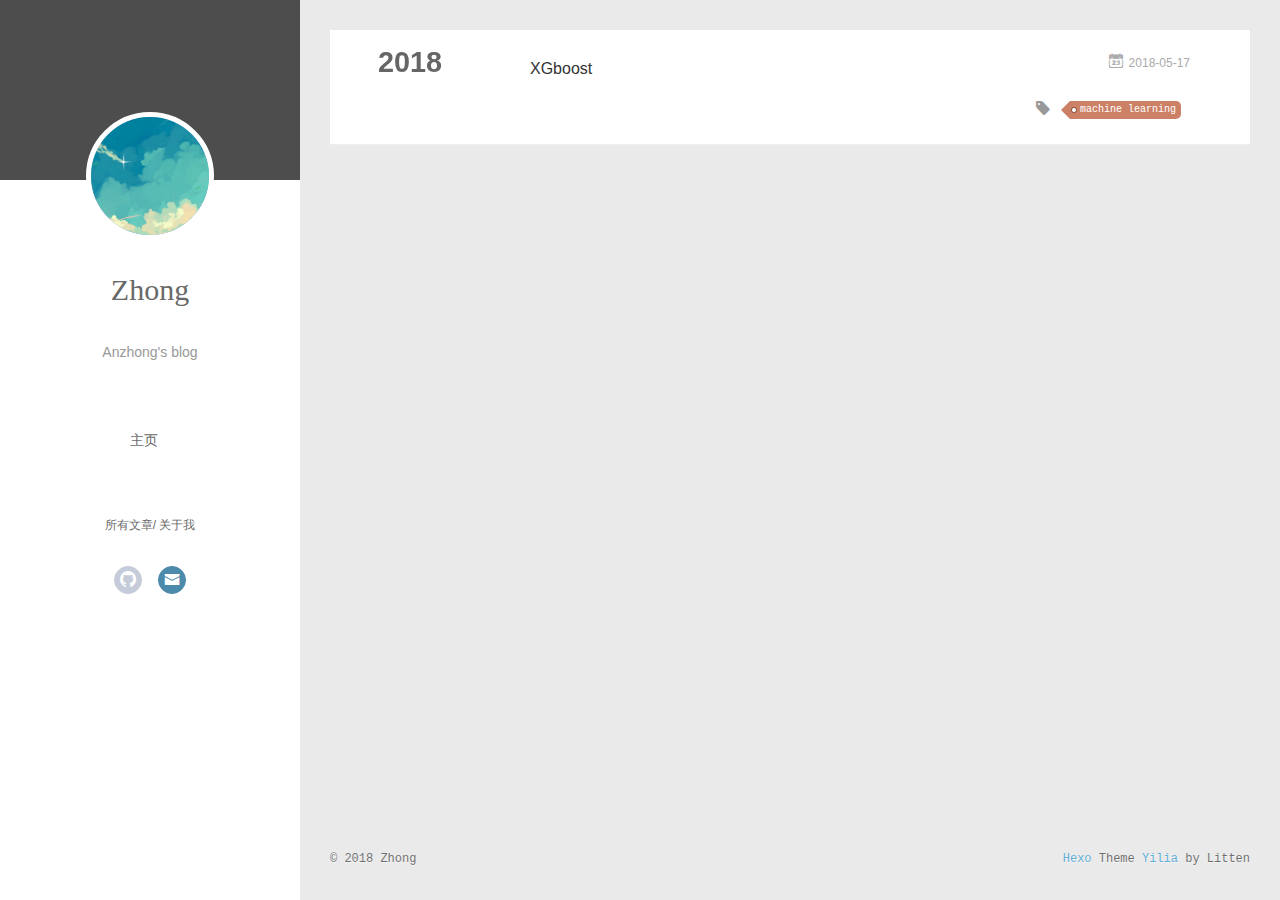
<file: tags/machine-learning/index.html>
<!DOCTYPE html>
<html>
<head>
  <meta charset="utf-8">
  
  <meta name="renderer" content="webkit">
  <meta http-equiv="X-UA-Compatible" content="IE=edge" >
  <link rel="dns-prefetch" href="https://zhongyaoc.github.io">
  <title>Tag: machine learning | Zhong</title>
  <meta name="viewport" content="width=device-width, initial-scale=1, maximum-scale=1">
  <meta name="description" content="Man proposes,God disposes">
<meta property="og:type" content="website">
<meta property="og:title" content="Zhong">
<meta property="og:url" content="https://zhongyaoc.github.io/tags/machine-learning/index.html">
<meta property="og:site_name" content="Zhong">
<meta property="og:description" content="Man proposes,God disposes">
<meta property="og:locale" content="zh">
<meta name="twitter:card" content="summary">
<meta name="twitter:title" content="Zhong">
<meta name="twitter:description" content="Man proposes,God disposes">
  
    <link rel="alternative" href="/atom.xml" title="Zhong" type="application/atom+xml">
  
  
    <link rel="icon" href="/favicon.png">
  
  <link rel="stylesheet" type="text/css" href="/./main.0cf68a.css">
  <style type="text/css">
  
    #container.show {
      background: linear-gradient(200deg,#a0cfe4,#e8c37e);
    }
  </style>
  

  

</head>

<body>
  <div id="container" q-class="show:isCtnShow">
    <canvas id="anm-canvas" class="anm-canvas"></canvas>
    <div class="left-col" q-class="show:isShow">
      
<div class="overlay" style="background: #4d4d4d"></div>
<div class="intrude-less">
	<header id="header" class="inner">
		<a href="/" class="profilepic">
			<img src="/assets/blogImg/zhong.png" class="js-avatar">
		</a>
		<hgroup>
		  <h1 class="header-author"><a href="/">Zhong</a></h1>
		</hgroup>
		
		<p class="header-subtitle">Anzhong&#39;s blog</p>
		

		<nav class="header-menu">
			<ul>
			
				<li><a href="/">主页</a></li>
	        
			</ul>
		</nav>
		<nav class="header-smart-menu">
    		
    			
    			<a q-on="click: openSlider(e, 'innerArchive')" href="javascript:void(0)">所有文章</a>
    			
            
    			
            
    			
    			<a q-on="click: openSlider(e, 'aboutme')" href="javascript:void(0)">关于我</a>
    			
            
		</nav>
		<nav class="header-nav">
			<div class="social">
				
					<a class="github" target="_blank" href="http://github.com/ZhongYaoC" title="github"><i class="icon-github"></i></a>
		        
					<a class="mail" target="_blank" href="mailto:645810516@qq.com" title="mail"><i class="icon-mail"></i></a>
		        
			</div>
		</nav>
	</header>		
</div>

    </div>
    <div class="mid-col" q-class="show:isShow,hide:isShow|isFalse">
      
<nav id="mobile-nav">
  	<div class="overlay js-overlay" style="background: #4d4d4d"></div>
	<div class="btnctn js-mobile-btnctn">
  		<div class="slider-trigger list" q-on="click: openSlider(e)"><i class="icon icon-sort"></i></div>
	</div>
	<div class="intrude-less">
		<header id="header" class="inner">
			<div class="profilepic">
				<img src="/assets/blogImg/zhong.png" class="js-avatar">
			</div>
			<hgroup>
			  <h1 class="header-author js-header-author">Zhong</h1>
			</hgroup>
			
			<p class="header-subtitle"><i class="icon icon-quo-left"></i>Anzhong&#39;s blog<i class="icon icon-quo-right"></i></p>
			
			
			
				
			
			
			
			<nav class="header-nav">
				<div class="social">
					
						<a class="github" target="_blank" href="http://github.com/ZhongYaoC" title="github"><i class="icon-github"></i></a>
			        
						<a class="mail" target="_blank" href="mailto:645810516@qq.com" title="mail"><i class="icon-mail"></i></a>
			        
				</div>
			</nav>

			<nav class="header-menu js-header-menu">
				<ul style="width: 50%">
				
				
					<li style="width: 100%"><a href="/">主页</a></li>
		        
				</ul>
			</nav>
		</header>				
	</div>
	<div class="mobile-mask" style="display:none" q-show="isShow"></div>
</nav>

      <div id="wrapper" class="body-wrap">
        <div class="menu-l">
          <div class="canvas-wrap">
            <canvas data-colors="#eaeaea" data-sectionHeight="100" data-contentId="js-content" id="myCanvas1" class="anm-canvas"></canvas>
          </div>
          <div id="js-content" class="content-ll">
            
  
  
    
    
      
      
      <section class="archives-wrap">
        <div class="archive-year-wrap">
          <a href="/archives/2018" class="archive-year">2018</a>
        </div>
        <div class="archives">
    
    <article class="archive-article archive-type-post">
  <div class="archive-article-inner">
    <header class="archive-article-header">
      	<div class="article-meta">
	      	<a href="/2018/05/17/xgboost/" class="archive-article-date">
  	<time datetime="2018-05-17T12:42:47.000Z" itemprop="datePublished"><i class="icon-calendar icon"></i>2018-05-17</time>
</a>
        </div>
    	 
  
    <h1 itemprop="name">
      <a class="archive-article-title" href="/2018/05/17/xgboost/">XGboost</a>
    </h1>
  

        <div class="article-info info-on-right">
          
	<div class="article-tag tagcloud">
		<i class="icon-price-tags icon"></i>
		<ul class="article-tag-list">
			 
        		<li class="article-tag-list-item">
        			<a href="javascript:void(0)" class="js-tag article-tag-list-link color2">machine learning</a>
        		</li>
      		
		</ul>
	</div>

          

        </div>
        <div class="clearfix"></div>
    </header>
  </div>
</article>
  
  
    </div></section>
  

    


          </div>
        </div>
      </div>
      <footer id="footer">
  <div class="outer">
    <div id="footer-info">
    	<div class="footer-left">
    		&copy; 2018 Zhong
    	</div>
      	<div class="footer-right">
      		<a href="http://hexo.io/" target="_blank">Hexo</a>  Theme <a href="https://github.com/litten/hexo-theme-yilia" target="_blank">Yilia</a> by Litten
      	</div>
    </div>
  </div>
</footer>
    </div>
    <script>
	var yiliaConfig = {
		mathjax: true,
		isHome: false,
		isPost: false,
		isArchive: false,
		isTag: true,
		isCategory: false,
		open_in_new: false,
		toc_hide_index: true,
		root: "/",
		innerArchive: true,
		showTags: false
	}
</script>

<script>!function(t){function n(e){if(r[e])return r[e].exports;var i=r[e]={exports:{},id:e,loaded:!1};return t[e].call(i.exports,i,i.exports,n),i.loaded=!0,i.exports}var r={};n.m=t,n.c=r,n.p="./",n(0)}([function(t,n,r){r(195),t.exports=r(191)},function(t,n,r){var e=r(3),i=r(52),o=r(27),u=r(28),c=r(53),f="prototype",a=function(t,n,r){var s,l,h,v,p=t&a.F,d=t&a.G,y=t&a.S,g=t&a.P,b=t&a.B,m=d?e:y?e[n]||(e[n]={}):(e[n]||{})[f],x=d?i:i[n]||(i[n]={}),w=x[f]||(x[f]={});d&&(r=n);for(s in r)l=!p&&m&&void 0!==m[s],h=(l?m:r)[s],v=b&&l?c(h,e):g&&"function"==typeof h?c(Function.call,h):h,m&&u(m,s,h,t&a.U),x[s]!=h&&o(x,s,v),g&&w[s]!=h&&(w[s]=h)};e.core=i,a.F=1,a.G=2,a.S=4,a.P=8,a.B=16,a.W=32,a.U=64,a.R=128,t.exports=a},function(t,n,r){var e=r(6);t.exports=function(t){if(!e(t))throw TypeError(t+" is not an object!");return t}},function(t,n){var r=t.exports="undefined"!=typeof window&&window.Math==Math?window:"undefined"!=typeof self&&self.Math==Math?self:Function("return this")();"number"==typeof __g&&(__g=r)},function(t,n){t.exports=function(t){try{return!!t()}catch(t){return!0}}},function(t,n){var r=t.exports="undefined"!=typeof window&&window.Math==Math?window:"undefined"!=typeof self&&self.Math==Math?self:Function("return this")();"number"==typeof __g&&(__g=r)},function(t,n){t.exports=function(t){return"object"==typeof t?null!==t:"function"==typeof t}},function(t,n,r){var e=r(126)("wks"),i=r(76),o=r(3).Symbol,u="function"==typeof o;(t.exports=function(t){return e[t]||(e[t]=u&&o[t]||(u?o:i)("Symbol."+t))}).store=e},function(t,n){var r={}.hasOwnProperty;t.exports=function(t,n){return r.call(t,n)}},function(t,n,r){var e=r(94),i=r(33);t.exports=function(t){return e(i(t))}},function(t,n,r){t.exports=!r(4)(function(){return 7!=Object.defineProperty({},"a",{get:function(){return 7}}).a})},function(t,n,r){var e=r(2),i=r(167),o=r(50),u=Object.defineProperty;n.f=r(10)?Object.defineProperty:function(t,n,r){if(e(t),n=o(n,!0),e(r),i)try{return u(t,n,r)}catch(t){}if("get"in r||"set"in r)throw TypeError("Accessors not supported!");return"value"in r&&(t[n]=r.value),t}},function(t,n,r){t.exports=!r(18)(function(){return 7!=Object.defineProperty({},"a",{get:function(){return 7}}).a})},function(t,n,r){var e=r(14),i=r(22);t.exports=r(12)?function(t,n,r){return e.f(t,n,i(1,r))}:function(t,n,r){return t[n]=r,t}},function(t,n,r){var e=r(20),i=r(58),o=r(42),u=Object.defineProperty;n.f=r(12)?Object.defineProperty:function(t,n,r){if(e(t),n=o(n,!0),e(r),i)try{return u(t,n,r)}catch(t){}if("get"in r||"set"in r)throw TypeError("Accessors not supported!");return"value"in r&&(t[n]=r.value),t}},function(t,n,r){var e=r(40)("wks"),i=r(23),o=r(5).Symbol,u="function"==typeof o;(t.exports=function(t){return e[t]||(e[t]=u&&o[t]||(u?o:i)("Symbol."+t))}).store=e},function(t,n,r){var e=r(67),i=Math.min;t.exports=function(t){return t>0?i(e(t),9007199254740991):0}},function(t,n,r){var e=r(46);t.exports=function(t){return Object(e(t))}},function(t,n){t.exports=function(t){try{return!!t()}catch(t){return!0}}},function(t,n,r){var e=r(63),i=r(34);t.exports=Object.keys||function(t){return e(t,i)}},function(t,n,r){var e=r(21);t.exports=function(t){if(!e(t))throw TypeError(t+" is not an object!");return t}},function(t,n){t.exports=function(t){return"object"==typeof t?null!==t:"function"==typeof t}},function(t,n){t.exports=function(t,n){return{enumerable:!(1&t),configurable:!(2&t),writable:!(4&t),value:n}}},function(t,n){var r=0,e=Math.random();t.exports=function(t){return"Symbol(".concat(void 0===t?"":t,")_",(++r+e).toString(36))}},function(t,n){var r={}.hasOwnProperty;t.exports=function(t,n){return r.call(t,n)}},function(t,n){var r=t.exports={version:"2.4.0"};"number"==typeof __e&&(__e=r)},function(t,n){t.exports=function(t){if("function"!=typeof t)throw TypeError(t+" is not a function!");return t}},function(t,n,r){var e=r(11),i=r(66);t.exports=r(10)?function(t,n,r){return e.f(t,n,i(1,r))}:function(t,n,r){return t[n]=r,t}},function(t,n,r){var e=r(3),i=r(27),o=r(24),u=r(76)("src"),c="toString",f=Function[c],a=(""+f).split(c);r(52).inspectSource=function(t){return f.call(t)},(t.exports=function(t,n,r,c){var f="function"==typeof r;f&&(o(r,"name")||i(r,"name",n)),t[n]!==r&&(f&&(o(r,u)||i(r,u,t[n]?""+t[n]:a.join(String(n)))),t===e?t[n]=r:c?t[n]?t[n]=r:i(t,n,r):(delete t[n],i(t,n,r)))})(Function.prototype,c,function(){return"function"==typeof this&&this[u]||f.call(this)})},function(t,n,r){var e=r(1),i=r(4),o=r(46),u=function(t,n,r,e){var i=String(o(t)),u="<"+n;return""!==r&&(u+=" "+r+'="'+String(e).replace(/"/g,"&quot;")+'"'),u+">"+i+"</"+n+">"};t.exports=function(t,n){var r={};r[t]=n(u),e(e.P+e.F*i(function(){var n=""[t]('"');return n!==n.toLowerCase()||n.split('"').length>3}),"String",r)}},function(t,n,r){var e=r(115),i=r(46);t.exports=function(t){return e(i(t))}},function(t,n,r){var e=r(116),i=r(66),o=r(30),u=r(50),c=r(24),f=r(167),a=Object.getOwnPropertyDescriptor;n.f=r(10)?a:function(t,n){if(t=o(t),n=u(n,!0),f)try{return a(t,n)}catch(t){}if(c(t,n))return i(!e.f.call(t,n),t[n])}},function(t,n,r){var e=r(24),i=r(17),o=r(145)("IE_PROTO"),u=Object.prototype;t.exports=Object.getPrototypeOf||function(t){return t=i(t),e(t,o)?t[o]:"function"==typeof t.constructor&&t instanceof t.constructor?t.constructor.prototype:t instanceof Object?u:null}},function(t,n){t.exports=function(t){if(void 0==t)throw TypeError("Can't call method on  "+t);return t}},function(t,n){t.exports="constructor,hasOwnProperty,isPrototypeOf,propertyIsEnumerable,toLocaleString,toString,valueOf".split(",")},function(t,n){t.exports={}},function(t,n){t.exports=!0},function(t,n){n.f={}.propertyIsEnumerable},function(t,n,r){var e=r(14).f,i=r(8),o=r(15)("toStringTag");t.exports=function(t,n,r){t&&!i(t=r?t:t.prototype,o)&&e(t,o,{configurable:!0,value:n})}},function(t,n,r){var e=r(40)("keys"),i=r(23);t.exports=function(t){return e[t]||(e[t]=i(t))}},function(t,n,r){var e=r(5),i="__core-js_shared__",o=e[i]||(e[i]={});t.exports=function(t){return o[t]||(o[t]={})}},function(t,n){var r=Math.ceil,e=Math.floor;t.exports=function(t){return isNaN(t=+t)?0:(t>0?e:r)(t)}},function(t,n,r){var e=r(21);t.exports=function(t,n){if(!e(t))return t;var r,i;if(n&&"function"==typeof(r=t.toString)&&!e(i=r.call(t)))return i;if("function"==typeof(r=t.valueOf)&&!e(i=r.call(t)))return i;if(!n&&"function"==typeof(r=t.toString)&&!e(i=r.call(t)))return i;throw TypeError("Can't convert object to primitive value")}},function(t,n,r){var e=r(5),i=r(25),o=r(36),u=r(44),c=r(14).f;t.exports=function(t){var n=i.Symbol||(i.Symbol=o?{}:e.Symbol||{});"_"==t.charAt(0)||t in n||c(n,t,{value:u.f(t)})}},function(t,n,r){n.f=r(15)},function(t,n){var r={}.toString;t.exports=function(t){return r.call(t).slice(8,-1)}},function(t,n){t.exports=function(t){if(void 0==t)throw TypeError("Can't call method on  "+t);return t}},function(t,n,r){var e=r(4);t.exports=function(t,n){return!!t&&e(function(){n?t.call(null,function(){},1):t.call(null)})}},function(t,n,r){var e=r(53),i=r(115),o=r(17),u=r(16),c=r(203);t.exports=function(t,n){var r=1==t,f=2==t,a=3==t,s=4==t,l=6==t,h=5==t||l,v=n||c;return function(n,c,p){for(var d,y,g=o(n),b=i(g),m=e(c,p,3),x=u(b.length),w=0,S=r?v(n,x):f?v(n,0):void 0;x>w;w++)if((h||w in b)&&(d=b[w],y=m(d,w,g),t))if(r)S[w]=y;else if(y)switch(t){case 3:return!0;case 5:return d;case 6:return w;case 2:S.push(d)}else if(s)return!1;return l?-1:a||s?s:S}}},function(t,n,r){var e=r(1),i=r(52),o=r(4);t.exports=function(t,n){var r=(i.Object||{})[t]||Object[t],u={};u[t]=n(r),e(e.S+e.F*o(function(){r(1)}),"Object",u)}},function(t,n,r){var e=r(6);t.exports=function(t,n){if(!e(t))return t;var r,i;if(n&&"function"==typeof(r=t.toString)&&!e(i=r.call(t)))return i;if("function"==typeof(r=t.valueOf)&&!e(i=r.call(t)))return i;if(!n&&"function"==typeof(r=t.toString)&&!e(i=r.call(t)))return i;throw TypeError("Can't convert object to primitive value")}},function(t,n,r){var e=r(5),i=r(25),o=r(91),u=r(13),c="prototype",f=function(t,n,r){var a,s,l,h=t&f.F,v=t&f.G,p=t&f.S,d=t&f.P,y=t&f.B,g=t&f.W,b=v?i:i[n]||(i[n]={}),m=b[c],x=v?e:p?e[n]:(e[n]||{})[c];v&&(r=n);for(a in r)(s=!h&&x&&void 0!==x[a])&&a in b||(l=s?x[a]:r[a],b[a]=v&&"function"!=typeof x[a]?r[a]:y&&s?o(l,e):g&&x[a]==l?function(t){var n=function(n,r,e){if(this instanceof t){switch(arguments.length){case 0:return new t;case 1:return new t(n);case 2:return new t(n,r)}return new t(n,r,e)}return t.apply(this,arguments)};return n[c]=t[c],n}(l):d&&"function"==typeof l?o(Function.call,l):l,d&&((b.virtual||(b.virtual={}))[a]=l,t&f.R&&m&&!m[a]&&u(m,a,l)))};f.F=1,f.G=2,f.S=4,f.P=8,f.B=16,f.W=32,f.U=64,f.R=128,t.exports=f},function(t,n){var r=t.exports={version:"2.4.0"};"number"==typeof __e&&(__e=r)},function(t,n,r){var e=r(26);t.exports=function(t,n,r){if(e(t),void 0===n)return t;switch(r){case 1:return function(r){return t.call(n,r)};case 2:return function(r,e){return t.call(n,r,e)};case 3:return function(r,e,i){return t.call(n,r,e,i)}}return function(){return t.apply(n,arguments)}}},function(t,n,r){var e=r(183),i=r(1),o=r(126)("metadata"),u=o.store||(o.store=new(r(186))),c=function(t,n,r){var i=u.get(t);if(!i){if(!r)return;u.set(t,i=new e)}var o=i.get(n);if(!o){if(!r)return;i.set(n,o=new e)}return o},f=function(t,n,r){var e=c(n,r,!1);return void 0!==e&&e.has(t)},a=function(t,n,r){var e=c(n,r,!1);return void 0===e?void 0:e.get(t)},s=function(t,n,r,e){c(r,e,!0).set(t,n)},l=function(t,n){var r=c(t,n,!1),e=[];return r&&r.forEach(function(t,n){e.push(n)}),e},h=function(t){return void 0===t||"symbol"==typeof t?t:String(t)},v=function(t){i(i.S,"Reflect",t)};t.exports={store:u,map:c,has:f,get:a,set:s,keys:l,key:h,exp:v}},function(t,n,r){"use strict";if(r(10)){var e=r(69),i=r(3),o=r(4),u=r(1),c=r(127),f=r(152),a=r(53),s=r(68),l=r(66),h=r(27),v=r(73),p=r(67),d=r(16),y=r(75),g=r(50),b=r(24),m=r(180),x=r(114),w=r(6),S=r(17),_=r(137),O=r(70),E=r(32),P=r(71).f,j=r(154),F=r(76),M=r(7),A=r(48),N=r(117),T=r(146),I=r(155),k=r(80),L=r(123),R=r(74),C=r(130),D=r(160),U=r(11),W=r(31),G=U.f,B=W.f,V=i.RangeError,z=i.TypeError,q=i.Uint8Array,K="ArrayBuffer",J="Shared"+K,Y="BYTES_PER_ELEMENT",H="prototype",$=Array[H],X=f.ArrayBuffer,Q=f.DataView,Z=A(0),tt=A(2),nt=A(3),rt=A(4),et=A(5),it=A(6),ot=N(!0),ut=N(!1),ct=I.values,ft=I.keys,at=I.entries,st=$.lastIndexOf,lt=$.reduce,ht=$.reduceRight,vt=$.join,pt=$.sort,dt=$.slice,yt=$.toString,gt=$.toLocaleString,bt=M("iterator"),mt=M("toStringTag"),xt=F("typed_constructor"),wt=F("def_constructor"),St=c.CONSTR,_t=c.TYPED,Ot=c.VIEW,Et="Wrong length!",Pt=A(1,function(t,n){return Tt(T(t,t[wt]),n)}),jt=o(function(){return 1===new q(new Uint16Array([1]).buffer)[0]}),Ft=!!q&&!!q[H].set&&o(function(){new q(1).set({})}),Mt=function(t,n){if(void 0===t)throw z(Et);var r=+t,e=d(t);if(n&&!m(r,e))throw V(Et);return e},At=function(t,n){var r=p(t);if(r<0||r%n)throw V("Wrong offset!");return r},Nt=function(t){if(w(t)&&_t in t)return t;throw z(t+" is not a typed array!")},Tt=function(t,n){if(!(w(t)&&xt in t))throw z("It is not a typed array constructor!");return new t(n)},It=function(t,n){return kt(T(t,t[wt]),n)},kt=function(t,n){for(var r=0,e=n.length,i=Tt(t,e);e>r;)i[r]=n[r++];return i},Lt=function(t,n,r){G(t,n,{get:function(){return this._d[r]}})},Rt=function(t){var n,r,e,i,o,u,c=S(t),f=arguments.length,s=f>1?arguments[1]:void 0,l=void 0!==s,h=j(c);if(void 0!=h&&!_(h)){for(u=h.call(c),e=[],n=0;!(o=u.next()).done;n++)e.push(o.value);c=e}for(l&&f>2&&(s=a(s,arguments[2],2)),n=0,r=d(c.length),i=Tt(this,r);r>n;n++)i[n]=l?s(c[n],n):c[n];return i},Ct=function(){for(var t=0,n=arguments.length,r=Tt(this,n);n>t;)r[t]=arguments[t++];return r},Dt=!!q&&o(function(){gt.call(new q(1))}),Ut=function(){return gt.apply(Dt?dt.call(Nt(this)):Nt(this),arguments)},Wt={copyWithin:function(t,n){return D.call(Nt(this),t,n,arguments.length>2?arguments[2]:void 0)},every:function(t){return rt(Nt(this),t,arguments.length>1?arguments[1]:void 0)},fill:function(t){return C.apply(Nt(this),arguments)},filter:function(t){return It(this,tt(Nt(this),t,arguments.length>1?arguments[1]:void 0))},find:function(t){return et(Nt(this),t,arguments.length>1?arguments[1]:void 0)},findIndex:function(t){return it(Nt(this),t,arguments.length>1?arguments[1]:void 0)},forEach:function(t){Z(Nt(this),t,arguments.length>1?arguments[1]:void 0)},indexOf:function(t){return ut(Nt(this),t,arguments.length>1?arguments[1]:void 0)},includes:function(t){return ot(Nt(this),t,arguments.length>1?arguments[1]:void 0)},join:function(t){return vt.apply(Nt(this),arguments)},lastIndexOf:function(t){return st.apply(Nt(this),arguments)},map:function(t){return Pt(Nt(this),t,arguments.length>1?arguments[1]:void 0)},reduce:function(t){return lt.apply(Nt(this),arguments)},reduceRight:function(t){return ht.apply(Nt(this),arguments)},reverse:function(){for(var t,n=this,r=Nt(n).length,e=Math.floor(r/2),i=0;i<e;)t=n[i],n[i++]=n[--r],n[r]=t;return n},some:function(t){return nt(Nt(this),t,arguments.length>1?arguments[1]:void 0)},sort:function(t){return pt.call(Nt(this),t)},subarray:function(t,n){var r=Nt(this),e=r.length,i=y(t,e);return new(T(r,r[wt]))(r.buffer,r.byteOffset+i*r.BYTES_PER_ELEMENT,d((void 0===n?e:y(n,e))-i))}},Gt=function(t,n){return It(this,dt.call(Nt(this),t,n))},Bt=function(t){Nt(this);var n=At(arguments[1],1),r=this.length,e=S(t),i=d(e.length),o=0;if(i+n>r)throw V(Et);for(;o<i;)this[n+o]=e[o++]},Vt={entries:function(){return at.call(Nt(this))},keys:function(){return ft.call(Nt(this))},values:function(){return ct.call(Nt(this))}},zt=function(t,n){return w(t)&&t[_t]&&"symbol"!=typeof n&&n in t&&String(+n)==String(n)},qt=function(t,n){return zt(t,n=g(n,!0))?l(2,t[n]):B(t,n)},Kt=function(t,n,r){return!(zt(t,n=g(n,!0))&&w(r)&&b(r,"value"))||b(r,"get")||b(r,"set")||r.configurable||b(r,"writable")&&!r.writable||b(r,"enumerable")&&!r.enumerable?G(t,n,r):(t[n]=r.value,t)};St||(W.f=qt,U.f=Kt),u(u.S+u.F*!St,"Object",{getOwnPropertyDescriptor:qt,defineProperty:Kt}),o(function(){yt.call({})})&&(yt=gt=function(){return vt.call(this)});var Jt=v({},Wt);v(Jt,Vt),h(Jt,bt,Vt.values),v(Jt,{slice:Gt,set:Bt,constructor:function(){},toString:yt,toLocaleString:Ut}),Lt(Jt,"buffer","b"),Lt(Jt,"byteOffset","o"),Lt(Jt,"byteLength","l"),Lt(Jt,"length","e"),G(Jt,mt,{get:function(){return this[_t]}}),t.exports=function(t,n,r,f){f=!!f;var a=t+(f?"Clamped":"")+"Array",l="Uint8Array"!=a,v="get"+t,p="set"+t,y=i[a],g=y||{},b=y&&E(y),m=!y||!c.ABV,S={},_=y&&y[H],j=function(t,r){var e=t._d;return e.v[v](r*n+e.o,jt)},F=function(t,r,e){var i=t._d;f&&(e=(e=Math.round(e))<0?0:e>255?255:255&e),i.v[p](r*n+i.o,e,jt)},M=function(t,n){G(t,n,{get:function(){return j(this,n)},set:function(t){return F(this,n,t)},enumerable:!0})};m?(y=r(function(t,r,e,i){s(t,y,a,"_d");var o,u,c,f,l=0,v=0;if(w(r)){if(!(r instanceof X||(f=x(r))==K||f==J))return _t in r?kt(y,r):Rt.call(y,r);o=r,v=At(e,n);var p=r.byteLength;if(void 0===i){if(p%n)throw V(Et);if((u=p-v)<0)throw V(Et)}else if((u=d(i)*n)+v>p)throw V(Et);c=u/n}else c=Mt(r,!0),u=c*n,o=new X(u);for(h(t,"_d",{b:o,o:v,l:u,e:c,v:new Q(o)});l<c;)M(t,l++)}),_=y[H]=O(Jt),h(_,"constructor",y)):L(function(t){new y(null),new y(t)},!0)||(y=r(function(t,r,e,i){s(t,y,a);var o;return w(r)?r instanceof X||(o=x(r))==K||o==J?void 0!==i?new g(r,At(e,n),i):void 0!==e?new g(r,At(e,n)):new g(r):_t in r?kt(y,r):Rt.call(y,r):new g(Mt(r,l))}),Z(b!==Function.prototype?P(g).concat(P(b)):P(g),function(t){t in y||h(y,t,g[t])}),y[H]=_,e||(_.constructor=y));var A=_[bt],N=!!A&&("values"==A.name||void 0==A.name),T=Vt.values;h(y,xt,!0),h(_,_t,a),h(_,Ot,!0),h(_,wt,y),(f?new y(1)[mt]==a:mt in _)||G(_,mt,{get:function(){return a}}),S[a]=y,u(u.G+u.W+u.F*(y!=g),S),u(u.S,a,{BYTES_PER_ELEMENT:n,from:Rt,of:Ct}),Y in _||h(_,Y,n),u(u.P,a,Wt),R(a),u(u.P+u.F*Ft,a,{set:Bt}),u(u.P+u.F*!N,a,Vt),u(u.P+u.F*(_.toString!=yt),a,{toString:yt}),u(u.P+u.F*o(function(){new y(1).slice()}),a,{slice:Gt}),u(u.P+u.F*(o(function(){return[1,2].toLocaleString()!=new y([1,2]).toLocaleString()})||!o(function(){_.toLocaleString.call([1,2])})),a,{toLocaleString:Ut}),k[a]=N?A:T,e||N||h(_,bt,T)}}else t.exports=function(){}},function(t,n){var r={}.toString;t.exports=function(t){return r.call(t).slice(8,-1)}},function(t,n,r){var e=r(21),i=r(5).document,o=e(i)&&e(i.createElement);t.exports=function(t){return o?i.createElement(t):{}}},function(t,n,r){t.exports=!r(12)&&!r(18)(function(){return 7!=Object.defineProperty(r(57)("div"),"a",{get:function(){return 7}}).a})},function(t,n,r){"use strict";var e=r(36),i=r(51),o=r(64),u=r(13),c=r(8),f=r(35),a=r(96),s=r(38),l=r(103),h=r(15)("iterator"),v=!([].keys&&"next"in[].keys()),p="keys",d="values",y=function(){return this};t.exports=function(t,n,r,g,b,m,x){a(r,n,g);var w,S,_,O=function(t){if(!v&&t in F)return F[t];switch(t){case p:case d:return function(){return new r(this,t)}}return function(){return new r(this,t)}},E=n+" Iterator",P=b==d,j=!1,F=t.prototype,M=F[h]||F["@@iterator"]||b&&F[b],A=M||O(b),N=b?P?O("entries"):A:void 0,T="Array"==n?F.entries||M:M;if(T&&(_=l(T.call(new t)))!==Object.prototype&&(s(_,E,!0),e||c(_,h)||u(_,h,y)),P&&M&&M.name!==d&&(j=!0,A=function(){return M.call(this)}),e&&!x||!v&&!j&&F[h]||u(F,h,A),f[n]=A,f[E]=y,b)if(w={values:P?A:O(d),keys:m?A:O(p),entries:N},x)for(S in w)S in F||o(F,S,w[S]);else i(i.P+i.F*(v||j),n,w);return w}},function(t,n,r){var e=r(20),i=r(100),o=r(34),u=r(39)("IE_PROTO"),c=function(){},f="prototype",a=function(){var t,n=r(57)("iframe"),e=o.length;for(n.style.display="none",r(93).appendChild(n),n.src="javascript:",t=n.contentWindow.document,t.open(),t.write("<script>document.F=Object<\/script>"),t.close(),a=t.F;e--;)delete a[f][o[e]];return a()};t.exports=Object.create||function(t,n){var r;return null!==t?(c[f]=e(t),r=new c,c[f]=null,r[u]=t):r=a(),void 0===n?r:i(r,n)}},function(t,n,r){var e=r(63),i=r(34).concat("length","prototype");n.f=Object.getOwnPropertyNames||function(t){return e(t,i)}},function(t,n){n.f=Object.getOwnPropertySymbols},function(t,n,r){var e=r(8),i=r(9),o=r(90)(!1),u=r(39)("IE_PROTO");t.exports=function(t,n){var r,c=i(t),f=0,a=[];for(r in c)r!=u&&e(c,r)&&a.push(r);for(;n.length>f;)e(c,r=n[f++])&&(~o(a,r)||a.push(r));return a}},function(t,n,r){t.exports=r(13)},function(t,n,r){var e=r(76)("meta"),i=r(6),o=r(24),u=r(11).f,c=0,f=Object.isExtensible||function(){return!0},a=!r(4)(function(){return f(Object.preventExtensions({}))}),s=function(t){u(t,e,{value:{i:"O"+ ++c,w:{}}})},l=function(t,n){if(!i(t))return"symbol"==typeof t?t:("string"==typeof t?"S":"P")+t;if(!o(t,e)){if(!f(t))return"F";if(!n)return"E";s(t)}return t[e].i},h=function(t,n){if(!o(t,e)){if(!f(t))return!0;if(!n)return!1;s(t)}return t[e].w},v=function(t){return a&&p.NEED&&f(t)&&!o(t,e)&&s(t),t},p=t.exports={KEY:e,NEED:!1,fastKey:l,getWeak:h,onFreeze:v}},function(t,n){t.exports=function(t,n){return{enumerable:!(1&t),configurable:!(2&t),writable:!(4&t),value:n}}},function(t,n){var r=Math.ceil,e=Math.floor;t.exports=function(t){return isNaN(t=+t)?0:(t>0?e:r)(t)}},function(t,n){t.exports=function(t,n,r,e){if(!(t instanceof n)||void 0!==e&&e in t)throw TypeError(r+": incorrect invocation!");return t}},function(t,n){t.exports=!1},function(t,n,r){var e=r(2),i=r(173),o=r(133),u=r(145)("IE_PROTO"),c=function(){},f="prototype",a=function(){var t,n=r(132)("iframe"),e=o.length;for(n.style.display="none",r(135).appendChild(n),n.src="javascript:",t=n.contentWindow.document,t.open(),t.write("<script>document.F=Object<\/script>"),t.close(),a=t.F;e--;)delete a[f][o[e]];return a()};t.exports=Object.create||function(t,n){var r;return null!==t?(c[f]=e(t),r=new c,c[f]=null,r[u]=t):r=a(),void 0===n?r:i(r,n)}},function(t,n,r){var e=r(175),i=r(133).concat("length","prototype");n.f=Object.getOwnPropertyNames||function(t){return e(t,i)}},function(t,n,r){var e=r(175),i=r(133);t.exports=Object.keys||function(t){return e(t,i)}},function(t,n,r){var e=r(28);t.exports=function(t,n,r){for(var i in n)e(t,i,n[i],r);return t}},function(t,n,r){"use strict";var e=r(3),i=r(11),o=r(10),u=r(7)("species");t.exports=function(t){var n=e[t];o&&n&&!n[u]&&i.f(n,u,{configurable:!0,get:function(){return this}})}},function(t,n,r){var e=r(67),i=Math.max,o=Math.min;t.exports=function(t,n){return t=e(t),t<0?i(t+n,0):o(t,n)}},function(t,n){var r=0,e=Math.random();t.exports=function(t){return"Symbol(".concat(void 0===t?"":t,")_",(++r+e).toString(36))}},function(t,n,r){var e=r(33);t.exports=function(t){return Object(e(t))}},function(t,n,r){var e=r(7)("unscopables"),i=Array.prototype;void 0==i[e]&&r(27)(i,e,{}),t.exports=function(t){i[e][t]=!0}},function(t,n,r){var e=r(53),i=r(169),o=r(137),u=r(2),c=r(16),f=r(154),a={},s={},n=t.exports=function(t,n,r,l,h){var v,p,d,y,g=h?function(){return t}:f(t),b=e(r,l,n?2:1),m=0;if("function"!=typeof g)throw TypeError(t+" is not iterable!");if(o(g)){for(v=c(t.length);v>m;m++)if((y=n?b(u(p=t[m])[0],p[1]):b(t[m]))===a||y===s)return y}else for(d=g.call(t);!(p=d.next()).done;)if((y=i(d,b,p.value,n))===a||y===s)return y};n.BREAK=a,n.RETURN=s},function(t,n){t.exports={}},function(t,n,r){var e=r(11).f,i=r(24),o=r(7)("toStringTag");t.exports=function(t,n,r){t&&!i(t=r?t:t.prototype,o)&&e(t,o,{configurable:!0,value:n})}},function(t,n,r){var e=r(1),i=r(46),o=r(4),u=r(150),c="["+u+"]",f="​",a=RegExp("^"+c+c+"*"),s=RegExp(c+c+"*$"),l=function(t,n,r){var i={},c=o(function(){return!!u[t]()||f[t]()!=f}),a=i[t]=c?n(h):u[t];r&&(i[r]=a),e(e.P+e.F*c,"String",i)},h=l.trim=function(t,n){return t=String(i(t)),1&n&&(t=t.replace(a,"")),2&n&&(t=t.replace(s,"")),t};t.exports=l},function(t,n,r){t.exports={default:r(86),__esModule:!0}},function(t,n,r){t.exports={default:r(87),__esModule:!0}},function(t,n,r){"use strict";function e(t){return t&&t.__esModule?t:{default:t}}n.__esModule=!0;var i=r(84),o=e(i),u=r(83),c=e(u),f="function"==typeof c.default&&"symbol"==typeof o.default?function(t){return typeof t}:function(t){return t&&"function"==typeof c.default&&t.constructor===c.default&&t!==c.default.prototype?"symbol":typeof t};n.default="function"==typeof c.default&&"symbol"===f(o.default)?function(t){return void 0===t?"undefined":f(t)}:function(t){return t&&"function"==typeof c.default&&t.constructor===c.default&&t!==c.default.prototype?"symbol":void 0===t?"undefined":f(t)}},function(t,n,r){r(110),r(108),r(111),r(112),t.exports=r(25).Symbol},function(t,n,r){r(109),r(113),t.exports=r(44).f("iterator")},function(t,n){t.exports=function(t){if("function"!=typeof t)throw TypeError(t+" is not a function!");return t}},function(t,n){t.exports=function(){}},function(t,n,r){var e=r(9),i=r(106),o=r(105);t.exports=function(t){return function(n,r,u){var c,f=e(n),a=i(f.length),s=o(u,a);if(t&&r!=r){for(;a>s;)if((c=f[s++])!=c)return!0}else for(;a>s;s++)if((t||s in f)&&f[s]===r)return t||s||0;return!t&&-1}}},function(t,n,r){var e=r(88);t.exports=function(t,n,r){if(e(t),void 0===n)return t;switch(r){case 1:return function(r){return t.call(n,r)};case 2:return function(r,e){return t.call(n,r,e)};case 3:return function(r,e,i){return t.call(n,r,e,i)}}return function(){return t.apply(n,arguments)}}},function(t,n,r){var e=r(19),i=r(62),o=r(37);t.exports=function(t){var n=e(t),r=i.f;if(r)for(var u,c=r(t),f=o.f,a=0;c.length>a;)f.call(t,u=c[a++])&&n.push(u);return n}},function(t,n,r){t.exports=r(5).document&&document.documentElement},function(t,n,r){var e=r(56);t.exports=Object("z").propertyIsEnumerable(0)?Object:function(t){return"String"==e(t)?t.split(""):Object(t)}},function(t,n,r){var e=r(56);t.exports=Array.isArray||function(t){return"Array"==e(t)}},function(t,n,r){"use strict";var e=r(60),i=r(22),o=r(38),u={};r(13)(u,r(15)("iterator"),function(){return this}),t.exports=function(t,n,r){t.prototype=e(u,{next:i(1,r)}),o(t,n+" Iterator")}},function(t,n){t.exports=function(t,n){return{value:n,done:!!t}}},function(t,n,r){var e=r(19),i=r(9);t.exports=function(t,n){for(var r,o=i(t),u=e(o),c=u.length,f=0;c>f;)if(o[r=u[f++]]===n)return r}},function(t,n,r){var e=r(23)("meta"),i=r(21),o=r(8),u=r(14).f,c=0,f=Object.isExtensible||function(){return!0},a=!r(18)(function(){return f(Object.preventExtensions({}))}),s=function(t){u(t,e,{value:{i:"O"+ ++c,w:{}}})},l=function(t,n){if(!i(t))return"symbol"==typeof t?t:("string"==typeof t?"S":"P")+t;if(!o(t,e)){if(!f(t))return"F";if(!n)return"E";s(t)}return t[e].i},h=function(t,n){if(!o(t,e)){if(!f(t))return!0;if(!n)return!1;s(t)}return t[e].w},v=function(t){return a&&p.NEED&&f(t)&&!o(t,e)&&s(t),t},p=t.exports={KEY:e,NEED:!1,fastKey:l,getWeak:h,onFreeze:v}},function(t,n,r){var e=r(14),i=r(20),o=r(19);t.exports=r(12)?Object.defineProperties:function(t,n){i(t);for(var r,u=o(n),c=u.length,f=0;c>f;)e.f(t,r=u[f++],n[r]);return t}},function(t,n,r){var e=r(37),i=r(22),o=r(9),u=r(42),c=r(8),f=r(58),a=Object.getOwnPropertyDescriptor;n.f=r(12)?a:function(t,n){if(t=o(t),n=u(n,!0),f)try{return a(t,n)}catch(t){}if(c(t,n))return i(!e.f.call(t,n),t[n])}},function(t,n,r){var e=r(9),i=r(61).f,o={}.toString,u="object"==typeof window&&window&&Object.getOwnPropertyNames?Object.getOwnPropertyNames(window):[],c=function(t){try{return i(t)}catch(t){return u.slice()}};t.exports.f=function(t){return u&&"[object Window]"==o.call(t)?c(t):i(e(t))}},function(t,n,r){var e=r(8),i=r(77),o=r(39)("IE_PROTO"),u=Object.prototype;t.exports=Object.getPrototypeOf||function(t){return t=i(t),e(t,o)?t[o]:"function"==typeof t.constructor&&t instanceof t.constructor?t.constructor.prototype:t instanceof Object?u:null}},function(t,n,r){var e=r(41),i=r(33);t.exports=function(t){return function(n,r){var o,u,c=String(i(n)),f=e(r),a=c.length;return f<0||f>=a?t?"":void 0:(o=c.charCodeAt(f),o<55296||o>56319||f+1===a||(u=c.charCodeAt(f+1))<56320||u>57343?t?c.charAt(f):o:t?c.slice(f,f+2):u-56320+(o-55296<<10)+65536)}}},function(t,n,r){var e=r(41),i=Math.max,o=Math.min;t.exports=function(t,n){return t=e(t),t<0?i(t+n,0):o(t,n)}},function(t,n,r){var e=r(41),i=Math.min;t.exports=function(t){return t>0?i(e(t),9007199254740991):0}},function(t,n,r){"use strict";var e=r(89),i=r(97),o=r(35),u=r(9);t.exports=r(59)(Array,"Array",function(t,n){this._t=u(t),this._i=0,this._k=n},function(){var t=this._t,n=this._k,r=this._i++;return!t||r>=t.length?(this._t=void 0,i(1)):"keys"==n?i(0,r):"values"==n?i(0,t[r]):i(0,[r,t[r]])},"values"),o.Arguments=o.Array,e("keys"),e("values"),e("entries")},function(t,n){},function(t,n,r){"use strict";var e=r(104)(!0);r(59)(String,"String",function(t){this._t=String(t),this._i=0},function(){var t,n=this._t,r=this._i;return r>=n.length?{value:void 0,done:!0}:(t=e(n,r),this._i+=t.length,{value:t,done:!1})})},function(t,n,r){"use strict";var e=r(5),i=r(8),o=r(12),u=r(51),c=r(64),f=r(99).KEY,a=r(18),s=r(40),l=r(38),h=r(23),v=r(15),p=r(44),d=r(43),y=r(98),g=r(92),b=r(95),m=r(20),x=r(9),w=r(42),S=r(22),_=r(60),O=r(102),E=r(101),P=r(14),j=r(19),F=E.f,M=P.f,A=O.f,N=e.Symbol,T=e.JSON,I=T&&T.stringify,k="prototype",L=v("_hidden"),R=v("toPrimitive"),C={}.propertyIsEnumerable,D=s("symbol-registry"),U=s("symbols"),W=s("op-symbols"),G=Object[k],B="function"==typeof N,V=e.QObject,z=!V||!V[k]||!V[k].findChild,q=o&&a(function(){return 7!=_(M({},"a",{get:function(){return M(this,"a",{value:7}).a}})).a})?function(t,n,r){var e=F(G,n);e&&delete G[n],M(t,n,r),e&&t!==G&&M(G,n,e)}:M,K=function(t){var n=U[t]=_(N[k]);return n._k=t,n},J=B&&"symbol"==typeof N.iterator?function(t){return"symbol"==typeof t}:function(t){return t instanceof N},Y=function(t,n,r){return t===G&&Y(W,n,r),m(t),n=w(n,!0),m(r),i(U,n)?(r.enumerable?(i(t,L)&&t[L][n]&&(t[L][n]=!1),r=_(r,{enumerable:S(0,!1)})):(i(t,L)||M(t,L,S(1,{})),t[L][n]=!0),q(t,n,r)):M(t,n,r)},H=function(t,n){m(t);for(var r,e=g(n=x(n)),i=0,o=e.length;o>i;)Y(t,r=e[i++],n[r]);return t},$=function(t,n){return void 0===n?_(t):H(_(t),n)},X=function(t){var n=C.call(this,t=w(t,!0));return!(this===G&&i(U,t)&&!i(W,t))&&(!(n||!i(this,t)||!i(U,t)||i(this,L)&&this[L][t])||n)},Q=function(t,n){if(t=x(t),n=w(n,!0),t!==G||!i(U,n)||i(W,n)){var r=F(t,n);return!r||!i(U,n)||i(t,L)&&t[L][n]||(r.enumerable=!0),r}},Z=function(t){for(var n,r=A(x(t)),e=[],o=0;r.length>o;)i(U,n=r[o++])||n==L||n==f||e.push(n);return e},tt=function(t){for(var n,r=t===G,e=A(r?W:x(t)),o=[],u=0;e.length>u;)!i(U,n=e[u++])||r&&!i(G,n)||o.push(U[n]);return o};B||(N=function(){if(this instanceof N)throw TypeError("Symbol is not a constructor!");var t=h(arguments.length>0?arguments[0]:void 0),n=function(r){this===G&&n.call(W,r),i(this,L)&&i(this[L],t)&&(this[L][t]=!1),q(this,t,S(1,r))};return o&&z&&q(G,t,{configurable:!0,set:n}),K(t)},c(N[k],"toString",function(){return this._k}),E.f=Q,P.f=Y,r(61).f=O.f=Z,r(37).f=X,r(62).f=tt,o&&!r(36)&&c(G,"propertyIsEnumerable",X,!0),p.f=function(t){return K(v(t))}),u(u.G+u.W+u.F*!B,{Symbol:N});for(var nt="hasInstance,isConcatSpreadable,iterator,match,replace,search,species,split,toPrimitive,toStringTag,unscopables".split(","),rt=0;nt.length>rt;)v(nt[rt++]);for(var nt=j(v.store),rt=0;nt.length>rt;)d(nt[rt++]);u(u.S+u.F*!B,"Symbol",{for:function(t){return i(D,t+="")?D[t]:D[t]=N(t)},keyFor:function(t){if(J(t))return y(D,t);throw TypeError(t+" is not a symbol!")},useSetter:function(){z=!0},useSimple:function(){z=!1}}),u(u.S+u.F*!B,"Object",{create:$,defineProperty:Y,defineProperties:H,getOwnPropertyDescriptor:Q,getOwnPropertyNames:Z,getOwnPropertySymbols:tt}),T&&u(u.S+u.F*(!B||a(function(){var t=N();return"[null]"!=I([t])||"{}"!=I({a:t})||"{}"!=I(Object(t))})),"JSON",{stringify:function(t){if(void 0!==t&&!J(t)){for(var n,r,e=[t],i=1;arguments.length>i;)e.push(arguments[i++]);return n=e[1],"function"==typeof n&&(r=n),!r&&b(n)||(n=function(t,n){if(r&&(n=r.call(this,t,n)),!J(n))return n}),e[1]=n,I.apply(T,e)}}}),N[k][R]||r(13)(N[k],R,N[k].valueOf),l(N,"Symbol"),l(Math,"Math",!0),l(e.JSON,"JSON",!0)},function(t,n,r){r(43)("asyncIterator")},function(t,n,r){r(43)("observable")},function(t,n,r){r(107);for(var e=r(5),i=r(13),o=r(35),u=r(15)("toStringTag"),c=["NodeList","DOMTokenList","MediaList","StyleSheetList","CSSRuleList"],f=0;f<5;f++){var a=c[f],s=e[a],l=s&&s.prototype;l&&!l[u]&&i(l,u,a),o[a]=o.Array}},function(t,n,r){var e=r(45),i=r(7)("toStringTag"),o="Arguments"==e(function(){return arguments}()),u=function(t,n){try{return t[n]}catch(t){}};t.exports=function(t){var n,r,c;return void 0===t?"Undefined":null===t?"Null":"string"==typeof(r=u(n=Object(t),i))?r:o?e(n):"Object"==(c=e(n))&&"function"==typeof n.callee?"Arguments":c}},function(t,n,r){var e=r(45);t.exports=Object("z").propertyIsEnumerable(0)?Object:function(t){return"String"==e(t)?t.split(""):Object(t)}},function(t,n){n.f={}.propertyIsEnumerable},function(t,n,r){var e=r(30),i=r(16),o=r(75);t.exports=function(t){return function(n,r,u){var c,f=e(n),a=i(f.length),s=o(u,a);if(t&&r!=r){for(;a>s;)if((c=f[s++])!=c)return!0}else for(;a>s;s++)if((t||s in f)&&f[s]===r)return t||s||0;return!t&&-1}}},function(t,n,r){"use strict";var e=r(3),i=r(1),o=r(28),u=r(73),c=r(65),f=r(79),a=r(68),s=r(6),l=r(4),h=r(123),v=r(81),p=r(136);t.exports=function(t,n,r,d,y,g){var b=e[t],m=b,x=y?"set":"add",w=m&&m.prototype,S={},_=function(t){var n=w[t];o(w,t,"delete"==t?function(t){return!(g&&!s(t))&&n.call(this,0===t?0:t)}:"has"==t?function(t){return!(g&&!s(t))&&n.call(this,0===t?0:t)}:"get"==t?function(t){return g&&!s(t)?void 0:n.call(this,0===t?0:t)}:"add"==t?function(t){return n.call(this,0===t?0:t),this}:function(t,r){return n.call(this,0===t?0:t,r),this})};if("function"==typeof m&&(g||w.forEach&&!l(function(){(new m).entries().next()}))){var O=new m,E=O[x](g?{}:-0,1)!=O,P=l(function(){O.has(1)}),j=h(function(t){new m(t)}),F=!g&&l(function(){for(var t=new m,n=5;n--;)t[x](n,n);return!t.has(-0)});j||(m=n(function(n,r){a(n,m,t);var e=p(new b,n,m);return void 0!=r&&f(r,y,e[x],e),e}),m.prototype=w,w.constructor=m),(P||F)&&(_("delete"),_("has"),y&&_("get")),(F||E)&&_(x),g&&w.clear&&delete w.clear}else m=d.getConstructor(n,t,y,x),u(m.prototype,r),c.NEED=!0;return v(m,t),S[t]=m,i(i.G+i.W+i.F*(m!=b),S),g||d.setStrong(m,t,y),m}},function(t,n,r){"use strict";var e=r(27),i=r(28),o=r(4),u=r(46),c=r(7);t.exports=function(t,n,r){var f=c(t),a=r(u,f,""[t]),s=a[0],l=a[1];o(function(){var n={};return n[f]=function(){return 7},7!=""[t](n)})&&(i(String.prototype,t,s),e(RegExp.prototype,f,2==n?function(t,n){return l.call(t,this,n)}:function(t){return l.call(t,this)}))}
},function(t,n,r){"use strict";var e=r(2);t.exports=function(){var t=e(this),n="";return t.global&&(n+="g"),t.ignoreCase&&(n+="i"),t.multiline&&(n+="m"),t.unicode&&(n+="u"),t.sticky&&(n+="y"),n}},function(t,n){t.exports=function(t,n,r){var e=void 0===r;switch(n.length){case 0:return e?t():t.call(r);case 1:return e?t(n[0]):t.call(r,n[0]);case 2:return e?t(n[0],n[1]):t.call(r,n[0],n[1]);case 3:return e?t(n[0],n[1],n[2]):t.call(r,n[0],n[1],n[2]);case 4:return e?t(n[0],n[1],n[2],n[3]):t.call(r,n[0],n[1],n[2],n[3])}return t.apply(r,n)}},function(t,n,r){var e=r(6),i=r(45),o=r(7)("match");t.exports=function(t){var n;return e(t)&&(void 0!==(n=t[o])?!!n:"RegExp"==i(t))}},function(t,n,r){var e=r(7)("iterator"),i=!1;try{var o=[7][e]();o.return=function(){i=!0},Array.from(o,function(){throw 2})}catch(t){}t.exports=function(t,n){if(!n&&!i)return!1;var r=!1;try{var o=[7],u=o[e]();u.next=function(){return{done:r=!0}},o[e]=function(){return u},t(o)}catch(t){}return r}},function(t,n,r){t.exports=r(69)||!r(4)(function(){var t=Math.random();__defineSetter__.call(null,t,function(){}),delete r(3)[t]})},function(t,n){n.f=Object.getOwnPropertySymbols},function(t,n,r){var e=r(3),i="__core-js_shared__",o=e[i]||(e[i]={});t.exports=function(t){return o[t]||(o[t]={})}},function(t,n,r){for(var e,i=r(3),o=r(27),u=r(76),c=u("typed_array"),f=u("view"),a=!(!i.ArrayBuffer||!i.DataView),s=a,l=0,h="Int8Array,Uint8Array,Uint8ClampedArray,Int16Array,Uint16Array,Int32Array,Uint32Array,Float32Array,Float64Array".split(",");l<9;)(e=i[h[l++]])?(o(e.prototype,c,!0),o(e.prototype,f,!0)):s=!1;t.exports={ABV:a,CONSTR:s,TYPED:c,VIEW:f}},function(t,n){"use strict";var r={versions:function(){var t=window.navigator.userAgent;return{trident:t.indexOf("Trident")>-1,presto:t.indexOf("Presto")>-1,webKit:t.indexOf("AppleWebKit")>-1,gecko:t.indexOf("Gecko")>-1&&-1==t.indexOf("KHTML"),mobile:!!t.match(/AppleWebKit.*Mobile.*/),ios:!!t.match(/\(i[^;]+;( U;)? CPU.+Mac OS X/),android:t.indexOf("Android")>-1||t.indexOf("Linux")>-1,iPhone:t.indexOf("iPhone")>-1||t.indexOf("Mac")>-1,iPad:t.indexOf("iPad")>-1,webApp:-1==t.indexOf("Safari"),weixin:-1==t.indexOf("MicroMessenger")}}()};t.exports=r},function(t,n,r){"use strict";var e=r(85),i=function(t){return t&&t.__esModule?t:{default:t}}(e),o=function(){function t(t,n,e){return n||e?String.fromCharCode(n||e):r[t]||t}function n(t){return e[t]}var r={"&quot;":'"',"&lt;":"<","&gt;":">","&amp;":"&","&nbsp;":" "},e={};for(var u in r)e[r[u]]=u;return r["&apos;"]="'",e["'"]="&#39;",{encode:function(t){return t?(""+t).replace(/['<> "&]/g,n).replace(/\r?\n/g,"<br/>").replace(/\s/g,"&nbsp;"):""},decode:function(n){return n?(""+n).replace(/<br\s*\/?>/gi,"\n").replace(/&quot;|&lt;|&gt;|&amp;|&nbsp;|&apos;|&#(\d+);|&#(\d+)/g,t).replace(/\u00a0/g," "):""},encodeBase16:function(t){if(!t)return t;t+="";for(var n=[],r=0,e=t.length;e>r;r++)n.push(t.charCodeAt(r).toString(16).toUpperCase());return n.join("")},encodeBase16forJSON:function(t){if(!t)return t;t=t.replace(/[\u4E00-\u9FBF]/gi,function(t){return escape(t).replace("%u","\\u")});for(var n=[],r=0,e=t.length;e>r;r++)n.push(t.charCodeAt(r).toString(16).toUpperCase());return n.join("")},decodeBase16:function(t){if(!t)return t;t+="";for(var n=[],r=0,e=t.length;e>r;r+=2)n.push(String.fromCharCode("0x"+t.slice(r,r+2)));return n.join("")},encodeObject:function(t){if(t instanceof Array)for(var n=0,r=t.length;r>n;n++)t[n]=o.encodeObject(t[n]);else if("object"==(void 0===t?"undefined":(0,i.default)(t)))for(var e in t)t[e]=o.encodeObject(t[e]);else if("string"==typeof t)return o.encode(t);return t},loadScript:function(t){var n=document.createElement("script");document.getElementsByTagName("body")[0].appendChild(n),n.setAttribute("src",t)},addLoadEvent:function(t){var n=window.onload;"function"!=typeof window.onload?window.onload=t:window.onload=function(){n(),t()}}}}();t.exports=o},function(t,n,r){"use strict";var e=r(17),i=r(75),o=r(16);t.exports=function(t){for(var n=e(this),r=o(n.length),u=arguments.length,c=i(u>1?arguments[1]:void 0,r),f=u>2?arguments[2]:void 0,a=void 0===f?r:i(f,r);a>c;)n[c++]=t;return n}},function(t,n,r){"use strict";var e=r(11),i=r(66);t.exports=function(t,n,r){n in t?e.f(t,n,i(0,r)):t[n]=r}},function(t,n,r){var e=r(6),i=r(3).document,o=e(i)&&e(i.createElement);t.exports=function(t){return o?i.createElement(t):{}}},function(t,n){t.exports="constructor,hasOwnProperty,isPrototypeOf,propertyIsEnumerable,toLocaleString,toString,valueOf".split(",")},function(t,n,r){var e=r(7)("match");t.exports=function(t){var n=/./;try{"/./"[t](n)}catch(r){try{return n[e]=!1,!"/./"[t](n)}catch(t){}}return!0}},function(t,n,r){t.exports=r(3).document&&document.documentElement},function(t,n,r){var e=r(6),i=r(144).set;t.exports=function(t,n,r){var o,u=n.constructor;return u!==r&&"function"==typeof u&&(o=u.prototype)!==r.prototype&&e(o)&&i&&i(t,o),t}},function(t,n,r){var e=r(80),i=r(7)("iterator"),o=Array.prototype;t.exports=function(t){return void 0!==t&&(e.Array===t||o[i]===t)}},function(t,n,r){var e=r(45);t.exports=Array.isArray||function(t){return"Array"==e(t)}},function(t,n,r){"use strict";var e=r(70),i=r(66),o=r(81),u={};r(27)(u,r(7)("iterator"),function(){return this}),t.exports=function(t,n,r){t.prototype=e(u,{next:i(1,r)}),o(t,n+" Iterator")}},function(t,n,r){"use strict";var e=r(69),i=r(1),o=r(28),u=r(27),c=r(24),f=r(80),a=r(139),s=r(81),l=r(32),h=r(7)("iterator"),v=!([].keys&&"next"in[].keys()),p="keys",d="values",y=function(){return this};t.exports=function(t,n,r,g,b,m,x){a(r,n,g);var w,S,_,O=function(t){if(!v&&t in F)return F[t];switch(t){case p:case d:return function(){return new r(this,t)}}return function(){return new r(this,t)}},E=n+" Iterator",P=b==d,j=!1,F=t.prototype,M=F[h]||F["@@iterator"]||b&&F[b],A=M||O(b),N=b?P?O("entries"):A:void 0,T="Array"==n?F.entries||M:M;if(T&&(_=l(T.call(new t)))!==Object.prototype&&(s(_,E,!0),e||c(_,h)||u(_,h,y)),P&&M&&M.name!==d&&(j=!0,A=function(){return M.call(this)}),e&&!x||!v&&!j&&F[h]||u(F,h,A),f[n]=A,f[E]=y,b)if(w={values:P?A:O(d),keys:m?A:O(p),entries:N},x)for(S in w)S in F||o(F,S,w[S]);else i(i.P+i.F*(v||j),n,w);return w}},function(t,n){var r=Math.expm1;t.exports=!r||r(10)>22025.465794806718||r(10)<22025.465794806718||-2e-17!=r(-2e-17)?function(t){return 0==(t=+t)?t:t>-1e-6&&t<1e-6?t+t*t/2:Math.exp(t)-1}:r},function(t,n){t.exports=Math.sign||function(t){return 0==(t=+t)||t!=t?t:t<0?-1:1}},function(t,n,r){var e=r(3),i=r(151).set,o=e.MutationObserver||e.WebKitMutationObserver,u=e.process,c=e.Promise,f="process"==r(45)(u);t.exports=function(){var t,n,r,a=function(){var e,i;for(f&&(e=u.domain)&&e.exit();t;){i=t.fn,t=t.next;try{i()}catch(e){throw t?r():n=void 0,e}}n=void 0,e&&e.enter()};if(f)r=function(){u.nextTick(a)};else if(o){var s=!0,l=document.createTextNode("");new o(a).observe(l,{characterData:!0}),r=function(){l.data=s=!s}}else if(c&&c.resolve){var h=c.resolve();r=function(){h.then(a)}}else r=function(){i.call(e,a)};return function(e){var i={fn:e,next:void 0};n&&(n.next=i),t||(t=i,r()),n=i}}},function(t,n,r){var e=r(6),i=r(2),o=function(t,n){if(i(t),!e(n)&&null!==n)throw TypeError(n+": can't set as prototype!")};t.exports={set:Object.setPrototypeOf||("__proto__"in{}?function(t,n,e){try{e=r(53)(Function.call,r(31).f(Object.prototype,"__proto__").set,2),e(t,[]),n=!(t instanceof Array)}catch(t){n=!0}return function(t,r){return o(t,r),n?t.__proto__=r:e(t,r),t}}({},!1):void 0),check:o}},function(t,n,r){var e=r(126)("keys"),i=r(76);t.exports=function(t){return e[t]||(e[t]=i(t))}},function(t,n,r){var e=r(2),i=r(26),o=r(7)("species");t.exports=function(t,n){var r,u=e(t).constructor;return void 0===u||void 0==(r=e(u)[o])?n:i(r)}},function(t,n,r){var e=r(67),i=r(46);t.exports=function(t){return function(n,r){var o,u,c=String(i(n)),f=e(r),a=c.length;return f<0||f>=a?t?"":void 0:(o=c.charCodeAt(f),o<55296||o>56319||f+1===a||(u=c.charCodeAt(f+1))<56320||u>57343?t?c.charAt(f):o:t?c.slice(f,f+2):u-56320+(o-55296<<10)+65536)}}},function(t,n,r){var e=r(122),i=r(46);t.exports=function(t,n,r){if(e(n))throw TypeError("String#"+r+" doesn't accept regex!");return String(i(t))}},function(t,n,r){"use strict";var e=r(67),i=r(46);t.exports=function(t){var n=String(i(this)),r="",o=e(t);if(o<0||o==1/0)throw RangeError("Count can't be negative");for(;o>0;(o>>>=1)&&(n+=n))1&o&&(r+=n);return r}},function(t,n){t.exports="\t\n\v\f\r   ᠎             　\u2028\u2029\ufeff"},function(t,n,r){var e,i,o,u=r(53),c=r(121),f=r(135),a=r(132),s=r(3),l=s.process,h=s.setImmediate,v=s.clearImmediate,p=s.MessageChannel,d=0,y={},g="onreadystatechange",b=function(){var t=+this;if(y.hasOwnProperty(t)){var n=y[t];delete y[t],n()}},m=function(t){b.call(t.data)};h&&v||(h=function(t){for(var n=[],r=1;arguments.length>r;)n.push(arguments[r++]);return y[++d]=function(){c("function"==typeof t?t:Function(t),n)},e(d),d},v=function(t){delete y[t]},"process"==r(45)(l)?e=function(t){l.nextTick(u(b,t,1))}:p?(i=new p,o=i.port2,i.port1.onmessage=m,e=u(o.postMessage,o,1)):s.addEventListener&&"function"==typeof postMessage&&!s.importScripts?(e=function(t){s.postMessage(t+"","*")},s.addEventListener("message",m,!1)):e=g in a("script")?function(t){f.appendChild(a("script"))[g]=function(){f.removeChild(this),b.call(t)}}:function(t){setTimeout(u(b,t,1),0)}),t.exports={set:h,clear:v}},function(t,n,r){"use strict";var e=r(3),i=r(10),o=r(69),u=r(127),c=r(27),f=r(73),a=r(4),s=r(68),l=r(67),h=r(16),v=r(71).f,p=r(11).f,d=r(130),y=r(81),g="ArrayBuffer",b="DataView",m="prototype",x="Wrong length!",w="Wrong index!",S=e[g],_=e[b],O=e.Math,E=e.RangeError,P=e.Infinity,j=S,F=O.abs,M=O.pow,A=O.floor,N=O.log,T=O.LN2,I="buffer",k="byteLength",L="byteOffset",R=i?"_b":I,C=i?"_l":k,D=i?"_o":L,U=function(t,n,r){var e,i,o,u=Array(r),c=8*r-n-1,f=(1<<c)-1,a=f>>1,s=23===n?M(2,-24)-M(2,-77):0,l=0,h=t<0||0===t&&1/t<0?1:0;for(t=F(t),t!=t||t===P?(i=t!=t?1:0,e=f):(e=A(N(t)/T),t*(o=M(2,-e))<1&&(e--,o*=2),t+=e+a>=1?s/o:s*M(2,1-a),t*o>=2&&(e++,o/=2),e+a>=f?(i=0,e=f):e+a>=1?(i=(t*o-1)*M(2,n),e+=a):(i=t*M(2,a-1)*M(2,n),e=0));n>=8;u[l++]=255&i,i/=256,n-=8);for(e=e<<n|i,c+=n;c>0;u[l++]=255&e,e/=256,c-=8);return u[--l]|=128*h,u},W=function(t,n,r){var e,i=8*r-n-1,o=(1<<i)-1,u=o>>1,c=i-7,f=r-1,a=t[f--],s=127&a;for(a>>=7;c>0;s=256*s+t[f],f--,c-=8);for(e=s&(1<<-c)-1,s>>=-c,c+=n;c>0;e=256*e+t[f],f--,c-=8);if(0===s)s=1-u;else{if(s===o)return e?NaN:a?-P:P;e+=M(2,n),s-=u}return(a?-1:1)*e*M(2,s-n)},G=function(t){return t[3]<<24|t[2]<<16|t[1]<<8|t[0]},B=function(t){return[255&t]},V=function(t){return[255&t,t>>8&255]},z=function(t){return[255&t,t>>8&255,t>>16&255,t>>24&255]},q=function(t){return U(t,52,8)},K=function(t){return U(t,23,4)},J=function(t,n,r){p(t[m],n,{get:function(){return this[r]}})},Y=function(t,n,r,e){var i=+r,o=l(i);if(i!=o||o<0||o+n>t[C])throw E(w);var u=t[R]._b,c=o+t[D],f=u.slice(c,c+n);return e?f:f.reverse()},H=function(t,n,r,e,i,o){var u=+r,c=l(u);if(u!=c||c<0||c+n>t[C])throw E(w);for(var f=t[R]._b,a=c+t[D],s=e(+i),h=0;h<n;h++)f[a+h]=s[o?h:n-h-1]},$=function(t,n){s(t,S,g);var r=+n,e=h(r);if(r!=e)throw E(x);return e};if(u.ABV){if(!a(function(){new S})||!a(function(){new S(.5)})){S=function(t){return new j($(this,t))};for(var X,Q=S[m]=j[m],Z=v(j),tt=0;Z.length>tt;)(X=Z[tt++])in S||c(S,X,j[X]);o||(Q.constructor=S)}var nt=new _(new S(2)),rt=_[m].setInt8;nt.setInt8(0,2147483648),nt.setInt8(1,2147483649),!nt.getInt8(0)&&nt.getInt8(1)||f(_[m],{setInt8:function(t,n){rt.call(this,t,n<<24>>24)},setUint8:function(t,n){rt.call(this,t,n<<24>>24)}},!0)}else S=function(t){var n=$(this,t);this._b=d.call(Array(n),0),this[C]=n},_=function(t,n,r){s(this,_,b),s(t,S,b);var e=t[C],i=l(n);if(i<0||i>e)throw E("Wrong offset!");if(r=void 0===r?e-i:h(r),i+r>e)throw E(x);this[R]=t,this[D]=i,this[C]=r},i&&(J(S,k,"_l"),J(_,I,"_b"),J(_,k,"_l"),J(_,L,"_o")),f(_[m],{getInt8:function(t){return Y(this,1,t)[0]<<24>>24},getUint8:function(t){return Y(this,1,t)[0]},getInt16:function(t){var n=Y(this,2,t,arguments[1]);return(n[1]<<8|n[0])<<16>>16},getUint16:function(t){var n=Y(this,2,t,arguments[1]);return n[1]<<8|n[0]},getInt32:function(t){return G(Y(this,4,t,arguments[1]))},getUint32:function(t){return G(Y(this,4,t,arguments[1]))>>>0},getFloat32:function(t){return W(Y(this,4,t,arguments[1]),23,4)},getFloat64:function(t){return W(Y(this,8,t,arguments[1]),52,8)},setInt8:function(t,n){H(this,1,t,B,n)},setUint8:function(t,n){H(this,1,t,B,n)},setInt16:function(t,n){H(this,2,t,V,n,arguments[2])},setUint16:function(t,n){H(this,2,t,V,n,arguments[2])},setInt32:function(t,n){H(this,4,t,z,n,arguments[2])},setUint32:function(t,n){H(this,4,t,z,n,arguments[2])},setFloat32:function(t,n){H(this,4,t,K,n,arguments[2])},setFloat64:function(t,n){H(this,8,t,q,n,arguments[2])}});y(S,g),y(_,b),c(_[m],u.VIEW,!0),n[g]=S,n[b]=_},function(t,n,r){var e=r(3),i=r(52),o=r(69),u=r(182),c=r(11).f;t.exports=function(t){var n=i.Symbol||(i.Symbol=o?{}:e.Symbol||{});"_"==t.charAt(0)||t in n||c(n,t,{value:u.f(t)})}},function(t,n,r){var e=r(114),i=r(7)("iterator"),o=r(80);t.exports=r(52).getIteratorMethod=function(t){if(void 0!=t)return t[i]||t["@@iterator"]||o[e(t)]}},function(t,n,r){"use strict";var e=r(78),i=r(170),o=r(80),u=r(30);t.exports=r(140)(Array,"Array",function(t,n){this._t=u(t),this._i=0,this._k=n},function(){var t=this._t,n=this._k,r=this._i++;return!t||r>=t.length?(this._t=void 0,i(1)):"keys"==n?i(0,r):"values"==n?i(0,t[r]):i(0,[r,t[r]])},"values"),o.Arguments=o.Array,e("keys"),e("values"),e("entries")},function(t,n){function r(t,n){t.classList?t.classList.add(n):t.className+=" "+n}t.exports=r},function(t,n){function r(t,n){if(t.classList)t.classList.remove(n);else{var r=new RegExp("(^|\\b)"+n.split(" ").join("|")+"(\\b|$)","gi");t.className=t.className.replace(r," ")}}t.exports=r},function(t,n){function r(){throw new Error("setTimeout has not been defined")}function e(){throw new Error("clearTimeout has not been defined")}function i(t){if(s===setTimeout)return setTimeout(t,0);if((s===r||!s)&&setTimeout)return s=setTimeout,setTimeout(t,0);try{return s(t,0)}catch(n){try{return s.call(null,t,0)}catch(n){return s.call(this,t,0)}}}function o(t){if(l===clearTimeout)return clearTimeout(t);if((l===e||!l)&&clearTimeout)return l=clearTimeout,clearTimeout(t);try{return l(t)}catch(n){try{return l.call(null,t)}catch(n){return l.call(this,t)}}}function u(){d&&v&&(d=!1,v.length?p=v.concat(p):y=-1,p.length&&c())}function c(){if(!d){var t=i(u);d=!0;for(var n=p.length;n;){for(v=p,p=[];++y<n;)v&&v[y].run();y=-1,n=p.length}v=null,d=!1,o(t)}}function f(t,n){this.fun=t,this.array=n}function a(){}var s,l,h=t.exports={};!function(){try{s="function"==typeof setTimeout?setTimeout:r}catch(t){s=r}try{l="function"==typeof clearTimeout?clearTimeout:e}catch(t){l=e}}();var v,p=[],d=!1,y=-1;h.nextTick=function(t){var n=new Array(arguments.length-1);if(arguments.length>1)for(var r=1;r<arguments.length;r++)n[r-1]=arguments[r];p.push(new f(t,n)),1!==p.length||d||i(c)},f.prototype.run=function(){this.fun.apply(null,this.array)},h.title="browser",h.browser=!0,h.env={},h.argv=[],h.version="",h.versions={},h.on=a,h.addListener=a,h.once=a,h.off=a,h.removeListener=a,h.removeAllListeners=a,h.emit=a,h.prependListener=a,h.prependOnceListener=a,h.listeners=function(t){return[]},h.binding=function(t){throw new Error("process.binding is not supported")},h.cwd=function(){return"/"},h.chdir=function(t){throw new Error("process.chdir is not supported")},h.umask=function(){return 0}},function(t,n,r){var e=r(45);t.exports=function(t,n){if("number"!=typeof t&&"Number"!=e(t))throw TypeError(n);return+t}},function(t,n,r){"use strict";var e=r(17),i=r(75),o=r(16);t.exports=[].copyWithin||function(t,n){var r=e(this),u=o(r.length),c=i(t,u),f=i(n,u),a=arguments.length>2?arguments[2]:void 0,s=Math.min((void 0===a?u:i(a,u))-f,u-c),l=1;for(f<c&&c<f+s&&(l=-1,f+=s-1,c+=s-1);s-- >0;)f in r?r[c]=r[f]:delete r[c],c+=l,f+=l;return r}},function(t,n,r){var e=r(79);t.exports=function(t,n){var r=[];return e(t,!1,r.push,r,n),r}},function(t,n,r){var e=r(26),i=r(17),o=r(115),u=r(16);t.exports=function(t,n,r,c,f){e(n);var a=i(t),s=o(a),l=u(a.length),h=f?l-1:0,v=f?-1:1;if(r<2)for(;;){if(h in s){c=s[h],h+=v;break}if(h+=v,f?h<0:l<=h)throw TypeError("Reduce of empty array with no initial value")}for(;f?h>=0:l>h;h+=v)h in s&&(c=n(c,s[h],h,a));return c}},function(t,n,r){"use strict";var e=r(26),i=r(6),o=r(121),u=[].slice,c={},f=function(t,n,r){if(!(n in c)){for(var e=[],i=0;i<n;i++)e[i]="a["+i+"]";c[n]=Function("F,a","return new F("+e.join(",")+")")}return c[n](t,r)};t.exports=Function.bind||function(t){var n=e(this),r=u.call(arguments,1),c=function(){var e=r.concat(u.call(arguments));return this instanceof c?f(n,e.length,e):o(n,e,t)};return i(n.prototype)&&(c.prototype=n.prototype),c}},function(t,n,r){"use strict";var e=r(11).f,i=r(70),o=r(73),u=r(53),c=r(68),f=r(46),a=r(79),s=r(140),l=r(170),h=r(74),v=r(10),p=r(65).fastKey,d=v?"_s":"size",y=function(t,n){var r,e=p(n);if("F"!==e)return t._i[e];for(r=t._f;r;r=r.n)if(r.k==n)return r};t.exports={getConstructor:function(t,n,r,s){var l=t(function(t,e){c(t,l,n,"_i"),t._i=i(null),t._f=void 0,t._l=void 0,t[d]=0,void 0!=e&&a(e,r,t[s],t)});return o(l.prototype,{clear:function(){for(var t=this,n=t._i,r=t._f;r;r=r.n)r.r=!0,r.p&&(r.p=r.p.n=void 0),delete n[r.i];t._f=t._l=void 0,t[d]=0},delete:function(t){var n=this,r=y(n,t);if(r){var e=r.n,i=r.p;delete n._i[r.i],r.r=!0,i&&(i.n=e),e&&(e.p=i),n._f==r&&(n._f=e),n._l==r&&(n._l=i),n[d]--}return!!r},forEach:function(t){c(this,l,"forEach");for(var n,r=u(t,arguments.length>1?arguments[1]:void 0,3);n=n?n.n:this._f;)for(r(n.v,n.k,this);n&&n.r;)n=n.p},has:function(t){return!!y(this,t)}}),v&&e(l.prototype,"size",{get:function(){return f(this[d])}}),l},def:function(t,n,r){var e,i,o=y(t,n);return o?o.v=r:(t._l=o={i:i=p(n,!0),k:n,v:r,p:e=t._l,n:void 0,r:!1},t._f||(t._f=o),e&&(e.n=o),t[d]++,"F"!==i&&(t._i[i]=o)),t},getEntry:y,setStrong:function(t,n,r){s(t,n,function(t,n){this._t=t,this._k=n,this._l=void 0},function(){for(var t=this,n=t._k,r=t._l;r&&r.r;)r=r.p;return t._t&&(t._l=r=r?r.n:t._t._f)?"keys"==n?l(0,r.k):"values"==n?l(0,r.v):l(0,[r.k,r.v]):(t._t=void 0,l(1))},r?"entries":"values",!r,!0),h(n)}}},function(t,n,r){var e=r(114),i=r(161);t.exports=function(t){return function(){if(e(this)!=t)throw TypeError(t+"#toJSON isn't generic");return i(this)}}},function(t,n,r){"use strict";var e=r(73),i=r(65).getWeak,o=r(2),u=r(6),c=r(68),f=r(79),a=r(48),s=r(24),l=a(5),h=a(6),v=0,p=function(t){return t._l||(t._l=new d)},d=function(){this.a=[]},y=function(t,n){return l(t.a,function(t){return t[0]===n})};d.prototype={get:function(t){var n=y(this,t);if(n)return n[1]},has:function(t){return!!y(this,t)},set:function(t,n){var r=y(this,t);r?r[1]=n:this.a.push([t,n])},delete:function(t){var n=h(this.a,function(n){return n[0]===t});return~n&&this.a.splice(n,1),!!~n}},t.exports={getConstructor:function(t,n,r,o){var a=t(function(t,e){c(t,a,n,"_i"),t._i=v++,t._l=void 0,void 0!=e&&f(e,r,t[o],t)});return e(a.prototype,{delete:function(t){if(!u(t))return!1;var n=i(t);return!0===n?p(this).delete(t):n&&s(n,this._i)&&delete n[this._i]},has:function(t){if(!u(t))return!1;var n=i(t);return!0===n?p(this).has(t):n&&s(n,this._i)}}),a},def:function(t,n,r){var e=i(o(n),!0);return!0===e?p(t).set(n,r):e[t._i]=r,t},ufstore:p}},function(t,n,r){t.exports=!r(10)&&!r(4)(function(){return 7!=Object.defineProperty(r(132)("div"),"a",{get:function(){return 7}}).a})},function(t,n,r){var e=r(6),i=Math.floor;t.exports=function(t){return!e(t)&&isFinite(t)&&i(t)===t}},function(t,n,r){var e=r(2);t.exports=function(t,n,r,i){try{return i?n(e(r)[0],r[1]):n(r)}catch(n){var o=t.return;throw void 0!==o&&e(o.call(t)),n}}},function(t,n){t.exports=function(t,n){return{value:n,done:!!t}}},function(t,n){t.exports=Math.log1p||function(t){return(t=+t)>-1e-8&&t<1e-8?t-t*t/2:Math.log(1+t)}},function(t,n,r){"use strict";var e=r(72),i=r(125),o=r(116),u=r(17),c=r(115),f=Object.assign;t.exports=!f||r(4)(function(){var t={},n={},r=Symbol(),e="abcdefghijklmnopqrst";return t[r]=7,e.split("").forEach(function(t){n[t]=t}),7!=f({},t)[r]||Object.keys(f({},n)).join("")!=e})?function(t,n){for(var r=u(t),f=arguments.length,a=1,s=i.f,l=o.f;f>a;)for(var h,v=c(arguments[a++]),p=s?e(v).concat(s(v)):e(v),d=p.length,y=0;d>y;)l.call(v,h=p[y++])&&(r[h]=v[h]);return r}:f},function(t,n,r){var e=r(11),i=r(2),o=r(72);t.exports=r(10)?Object.defineProperties:function(t,n){i(t);for(var r,u=o(n),c=u.length,f=0;c>f;)e.f(t,r=u[f++],n[r]);return t}},function(t,n,r){var e=r(30),i=r(71).f,o={}.toString,u="object"==typeof window&&window&&Object.getOwnPropertyNames?Object.getOwnPropertyNames(window):[],c=function(t){try{return i(t)}catch(t){return u.slice()}};t.exports.f=function(t){return u&&"[object Window]"==o.call(t)?c(t):i(e(t))}},function(t,n,r){var e=r(24),i=r(30),o=r(117)(!1),u=r(145)("IE_PROTO");t.exports=function(t,n){var r,c=i(t),f=0,a=[];for(r in c)r!=u&&e(c,r)&&a.push(r);for(;n.length>f;)e(c,r=n[f++])&&(~o(a,r)||a.push(r));return a}},function(t,n,r){var e=r(72),i=r(30),o=r(116).f;t.exports=function(t){return function(n){for(var r,u=i(n),c=e(u),f=c.length,a=0,s=[];f>a;)o.call(u,r=c[a++])&&s.push(t?[r,u[r]]:u[r]);return s}}},function(t,n,r){var e=r(71),i=r(125),o=r(2),u=r(3).Reflect;t.exports=u&&u.ownKeys||function(t){var n=e.f(o(t)),r=i.f;return r?n.concat(r(t)):n}},function(t,n,r){var e=r(3).parseFloat,i=r(82).trim;t.exports=1/e(r(150)+"-0")!=-1/0?function(t){var n=i(String(t),3),r=e(n);return 0===r&&"-"==n.charAt(0)?-0:r}:e},function(t,n,r){var e=r(3).parseInt,i=r(82).trim,o=r(150),u=/^[\-+]?0[xX]/;t.exports=8!==e(o+"08")||22!==e(o+"0x16")?function(t,n){var r=i(String(t),3);return e(r,n>>>0||(u.test(r)?16:10))}:e},function(t,n){t.exports=Object.is||function(t,n){return t===n?0!==t||1/t==1/n:t!=t&&n!=n}},function(t,n,r){var e=r(16),i=r(149),o=r(46);t.exports=function(t,n,r,u){var c=String(o(t)),f=c.length,a=void 0===r?" ":String(r),s=e(n);if(s<=f||""==a)return c;var l=s-f,h=i.call(a,Math.ceil(l/a.length));return h.length>l&&(h=h.slice(0,l)),u?h+c:c+h}},function(t,n,r){n.f=r(7)},function(t,n,r){"use strict";var e=r(164);t.exports=r(118)("Map",function(t){return function(){return t(this,arguments.length>0?arguments[0]:void 0)}},{get:function(t){var n=e.getEntry(this,t);return n&&n.v},set:function(t,n){return e.def(this,0===t?0:t,n)}},e,!0)},function(t,n,r){r(10)&&"g"!=/./g.flags&&r(11).f(RegExp.prototype,"flags",{configurable:!0,get:r(120)})},function(t,n,r){"use strict";var e=r(164);t.exports=r(118)("Set",function(t){return function(){return t(this,arguments.length>0?arguments[0]:void 0)}},{add:function(t){return e.def(this,t=0===t?0:t,t)}},e)},function(t,n,r){"use strict";var e,i=r(48)(0),o=r(28),u=r(65),c=r(172),f=r(166),a=r(6),s=u.getWeak,l=Object.isExtensible,h=f.ufstore,v={},p=function(t){return function(){return t(this,arguments.length>0?arguments[0]:void 0)}},d={get:function(t){if(a(t)){var n=s(t);return!0===n?h(this).get(t):n?n[this._i]:void 0}},set:function(t,n){return f.def(this,t,n)}},y=t.exports=r(118)("WeakMap",p,d,f,!0,!0);7!=(new y).set((Object.freeze||Object)(v),7).get(v)&&(e=f.getConstructor(p),c(e.prototype,d),u.NEED=!0,i(["delete","has","get","set"],function(t){var n=y.prototype,r=n[t];o(n,t,function(n,i){if(a(n)&&!l(n)){this._f||(this._f=new e);var o=this._f[t](n,i);return"set"==t?this:o}return r.call(this,n,i)})}))},,,,function(t,n){"use strict";function r(){var t=document.querySelector("#page-nav");if(t&&!document.querySelector("#page-nav .extend.prev")&&(t.innerHTML='<a class="extend prev disabled" rel="prev">&laquo; Prev</a>'+t.innerHTML),t&&!document.querySelector("#page-nav .extend.next")&&(t.innerHTML=t.innerHTML+'<a class="extend next disabled" rel="next">Next &raquo;</a>'),yiliaConfig&&yiliaConfig.open_in_new){document.querySelectorAll(".article-entry a:not(.article-more-a)").forEach(function(t){var n=t.getAttribute("target");n&&""!==n||t.setAttribute("target","_blank")})}if(yiliaConfig&&yiliaConfig.toc_hide_index){document.querySelectorAll(".toc-number").forEach(function(t){t.style.display="none"})}var n=document.querySelector("#js-aboutme");n&&0!==n.length&&(n.innerHTML=n.innerText)}t.exports={init:r}},function(t,n,r){"use strict";function e(t){return t&&t.__esModule?t:{default:t}}function i(t,n){var r=/\/|index.html/g;return t.replace(r,"")===n.replace(r,"")}function o(){for(var t=document.querySelectorAll(".js-header-menu li a"),n=window.location.pathname,r=0,e=t.length;r<e;r++){var o=t[r];i(n,o.getAttribute("href"))&&(0,h.default)(o,"active")}}function u(t){for(var n=t.offsetLeft,r=t.offsetParent;null!==r;)n+=r.offsetLeft,r=r.offsetParent;return n}function c(t){for(var n=t.offsetTop,r=t.offsetParent;null!==r;)n+=r.offsetTop,r=r.offsetParent;return n}function f(t,n,r,e,i){var o=u(t),f=c(t)-n;if(f-r<=i){var a=t.$newDom;a||(a=t.cloneNode(!0),(0,d.default)(t,a),t.$newDom=a,a.style.position="fixed",a.style.top=(r||f)+"px",a.style.left=o+"px",a.style.zIndex=e||2,a.style.width="100%",a.style.color="#fff"),a.style.visibility="visible",t.style.visibility="hidden"}else{t.style.visibility="visible";var s=t.$newDom;s&&(s.style.visibility="hidden")}}function a(){var t=document.querySelector(".js-overlay"),n=document.querySelector(".js-header-menu");f(t,document.body.scrollTop,-63,2,0),f(n,document.body.scrollTop,1,3,0)}function s(){document.querySelector("#container").addEventListener("scroll",function(t){a()}),window.addEventListener("scroll",function(t){a()}),a()}var l=r(156),h=e(l),v=r(157),p=(e(v),r(382)),d=e(p),y=r(128),g=e(y),b=r(190),m=e(b),x=r(129);(function(){g.default.versions.mobile&&window.screen.width<800&&(o(),s())})(),(0,x.addLoadEvent)(function(){m.default.init()}),t.exports={}},,,,function(t,n,r){(function(t){"use strict";function n(t,n,r){t[n]||Object[e](t,n,{writable:!0,configurable:!0,value:r})}if(r(381),r(391),r(198),t._babelPolyfill)throw new Error("only one instance of babel-polyfill is allowed");t._babelPolyfill=!0;var e="defineProperty";n(String.prototype,"padLeft","".padStart),n(String.prototype,"padRight","".padEnd),"pop,reverse,shift,keys,values,entries,indexOf,every,some,forEach,map,filter,find,findIndex,includes,join,slice,concat,push,splice,unshift,sort,lastIndexOf,reduce,reduceRight,copyWithin,fill".split(",").forEach(function(t){[][t]&&n(Array,t,Function.call.bind([][t]))})}).call(n,function(){return this}())},,,function(t,n,r){r(210),t.exports=r(52).RegExp.escape},,,,function(t,n,r){var e=r(6),i=r(138),o=r(7)("species");t.exports=function(t){var n;return i(t)&&(n=t.constructor,"function"!=typeof n||n!==Array&&!i(n.prototype)||(n=void 0),e(n)&&null===(n=n[o])&&(n=void 0)),void 0===n?Array:n}},function(t,n,r){var e=r(202);t.exports=function(t,n){return new(e(t))(n)}},function(t,n,r){"use strict";var e=r(2),i=r(50),o="number";t.exports=function(t){if("string"!==t&&t!==o&&"default"!==t)throw TypeError("Incorrect hint");return i(e(this),t!=o)}},function(t,n,r){var e=r(72),i=r(125),o=r(116);t.exports=function(t){var n=e(t),r=i.f;if(r)for(var u,c=r(t),f=o.f,a=0;c.length>a;)f.call(t,u=c[a++])&&n.push(u);return n}},function(t,n,r){var e=r(72),i=r(30);t.exports=function(t,n){for(var r,o=i(t),u=e(o),c=u.length,f=0;c>f;)if(o[r=u[f++]]===n)return r}},function(t,n,r){"use strict";var e=r(208),i=r(121),o=r(26);t.exports=function(){for(var t=o(this),n=arguments.length,r=Array(n),u=0,c=e._,f=!1;n>u;)(r[u]=arguments[u++])===c&&(f=!0);return function(){var e,o=this,u=arguments.length,a=0,s=0;if(!f&&!u)return i(t,r,o);if(e=r.slice(),f)for(;n>a;a++)e[a]===c&&(e[a]=arguments[s++]);for(;u>s;)e.push(arguments[s++]);return i(t,e,o)}}},function(t,n,r){t.exports=r(3)},function(t,n){t.exports=function(t,n){var r=n===Object(n)?function(t){return n[t]}:n;return function(n){return String(n).replace(t,r)}}},function(t,n,r){var e=r(1),i=r(209)(/[\\^$*+?.()|[\]{}]/g,"\\$&");e(e.S,"RegExp",{escape:function(t){return i(t)}})},function(t,n,r){var e=r(1);e(e.P,"Array",{copyWithin:r(160)}),r(78)("copyWithin")},function(t,n,r){"use strict";var e=r(1),i=r(48)(4);e(e.P+e.F*!r(47)([].every,!0),"Array",{every:function(t){return i(this,t,arguments[1])}})},function(t,n,r){var e=r(1);e(e.P,"Array",{fill:r(130)}),r(78)("fill")},function(t,n,r){"use strict";var e=r(1),i=r(48)(2);e(e.P+e.F*!r(47)([].filter,!0),"Array",{filter:function(t){return i(this,t,arguments[1])}})},function(t,n,r){"use strict";var e=r(1),i=r(48)(6),o="findIndex",u=!0;o in[]&&Array(1)[o](function(){u=!1}),e(e.P+e.F*u,"Array",{findIndex:function(t){return i(this,t,arguments.length>1?arguments[1]:void 0)}}),r(78)(o)},function(t,n,r){"use strict";var e=r(1),i=r(48)(5),o="find",u=!0;o in[]&&Array(1)[o](function(){u=!1}),e(e.P+e.F*u,"Array",{find:function(t){return i(this,t,arguments.length>1?arguments[1]:void 0)}}),r(78)(o)},function(t,n,r){"use strict";var e=r(1),i=r(48)(0),o=r(47)([].forEach,!0);e(e.P+e.F*!o,"Array",{forEach:function(t){return i(this,t,arguments[1])}})},function(t,n,r){"use strict";var e=r(53),i=r(1),o=r(17),u=r(169),c=r(137),f=r(16),a=r(131),s=r(154);i(i.S+i.F*!r(123)(function(t){Array.from(t)}),"Array",{from:function(t){var n,r,i,l,h=o(t),v="function"==typeof this?this:Array,p=arguments.length,d=p>1?arguments[1]:void 0,y=void 0!==d,g=0,b=s(h);if(y&&(d=e(d,p>2?arguments[2]:void 0,2)),void 0==b||v==Array&&c(b))for(n=f(h.length),r=new v(n);n>g;g++)a(r,g,y?d(h[g],g):h[g]);else for(l=b.call(h),r=new v;!(i=l.next()).done;g++)a(r,g,y?u(l,d,[i.value,g],!0):i.value);return r.length=g,r}})},function(t,n,r){"use strict";var e=r(1),i=r(117)(!1),o=[].indexOf,u=!!o&&1/[1].indexOf(1,-0)<0;e(e.P+e.F*(u||!r(47)(o)),"Array",{indexOf:function(t){return u?o.apply(this,arguments)||0:i(this,t,arguments[1])}})},function(t,n,r){var e=r(1);e(e.S,"Array",{isArray:r(138)})},function(t,n,r){"use strict";var e=r(1),i=r(30),o=[].join;e(e.P+e.F*(r(115)!=Object||!r(47)(o)),"Array",{join:function(t){return o.call(i(this),void 0===t?",":t)}})},function(t,n,r){"use strict";var e=r(1),i=r(30),o=r(67),u=r(16),c=[].lastIndexOf,f=!!c&&1/[1].lastIndexOf(1,-0)<0;e(e.P+e.F*(f||!r(47)(c)),"Array",{lastIndexOf:function(t){if(f)return c.apply(this,arguments)||0;var n=i(this),r=u(n.length),e=r-1;for(arguments.length>1&&(e=Math.min(e,o(arguments[1]))),e<0&&(e=r+e);e>=0;e--)if(e in n&&n[e]===t)return e||0;return-1}})},function(t,n,r){"use strict";var e=r(1),i=r(48)(1);e(e.P+e.F*!r(47)([].map,!0),"Array",{map:function(t){return i(this,t,arguments[1])}})},function(t,n,r){"use strict";var e=r(1),i=r(131);e(e.S+e.F*r(4)(function(){function t(){}return!(Array.of.call(t)instanceof t)}),"Array",{of:function(){for(var t=0,n=arguments.length,r=new("function"==typeof this?this:Array)(n);n>t;)i(r,t,arguments[t++]);return r.length=n,r}})},function(t,n,r){"use strict";var e=r(1),i=r(162);e(e.P+e.F*!r(47)([].reduceRight,!0),"Array",{reduceRight:function(t){return i(this,t,arguments.length,arguments[1],!0)}})},function(t,n,r){"use strict";var e=r(1),i=r(162);e(e.P+e.F*!r(47)([].reduce,!0),"Array",{reduce:function(t){return i(this,t,arguments.length,arguments[1],!1)}})},function(t,n,r){"use strict";var e=r(1),i=r(135),o=r(45),u=r(75),c=r(16),f=[].slice;e(e.P+e.F*r(4)(function(){i&&f.call(i)}),"Array",{slice:function(t,n){var r=c(this.length),e=o(this);if(n=void 0===n?r:n,"Array"==e)return f.call(this,t,n);for(var i=u(t,r),a=u(n,r),s=c(a-i),l=Array(s),h=0;h<s;h++)l[h]="String"==e?this.charAt(i+h):this[i+h];return l}})},function(t,n,r){"use strict";var e=r(1),i=r(48)(3);e(e.P+e.F*!r(47)([].some,!0),"Array",{some:function(t){return i(this,t,arguments[1])}})},function(t,n,r){"use strict";var e=r(1),i=r(26),o=r(17),u=r(4),c=[].sort,f=[1,2,3];e(e.P+e.F*(u(function(){f.sort(void 0)})||!u(function(){f.sort(null)})||!r(47)(c)),"Array",{sort:function(t){return void 0===t?c.call(o(this)):c.call(o(this),i(t))}})},function(t,n,r){r(74)("Array")},function(t,n,r){var e=r(1);e(e.S,"Date",{now:function(){return(new Date).getTime()}})},function(t,n,r){"use strict";var e=r(1),i=r(4),o=Date.prototype.getTime,u=function(t){return t>9?t:"0"+t};e(e.P+e.F*(i(function(){return"0385-07-25T07:06:39.999Z"!=new Date(-5e13-1).toISOString()})||!i(function(){new Date(NaN).toISOString()})),"Date",{toISOString:function(){
if(!isFinite(o.call(this)))throw RangeError("Invalid time value");var t=this,n=t.getUTCFullYear(),r=t.getUTCMilliseconds(),e=n<0?"-":n>9999?"+":"";return e+("00000"+Math.abs(n)).slice(e?-6:-4)+"-"+u(t.getUTCMonth()+1)+"-"+u(t.getUTCDate())+"T"+u(t.getUTCHours())+":"+u(t.getUTCMinutes())+":"+u(t.getUTCSeconds())+"."+(r>99?r:"0"+u(r))+"Z"}})},function(t,n,r){"use strict";var e=r(1),i=r(17),o=r(50);e(e.P+e.F*r(4)(function(){return null!==new Date(NaN).toJSON()||1!==Date.prototype.toJSON.call({toISOString:function(){return 1}})}),"Date",{toJSON:function(t){var n=i(this),r=o(n);return"number"!=typeof r||isFinite(r)?n.toISOString():null}})},function(t,n,r){var e=r(7)("toPrimitive"),i=Date.prototype;e in i||r(27)(i,e,r(204))},function(t,n,r){var e=Date.prototype,i="Invalid Date",o="toString",u=e[o],c=e.getTime;new Date(NaN)+""!=i&&r(28)(e,o,function(){var t=c.call(this);return t===t?u.call(this):i})},function(t,n,r){var e=r(1);e(e.P,"Function",{bind:r(163)})},function(t,n,r){"use strict";var e=r(6),i=r(32),o=r(7)("hasInstance"),u=Function.prototype;o in u||r(11).f(u,o,{value:function(t){if("function"!=typeof this||!e(t))return!1;if(!e(this.prototype))return t instanceof this;for(;t=i(t);)if(this.prototype===t)return!0;return!1}})},function(t,n,r){var e=r(11).f,i=r(66),o=r(24),u=Function.prototype,c="name",f=Object.isExtensible||function(){return!0};c in u||r(10)&&e(u,c,{configurable:!0,get:function(){try{var t=this,n=(""+t).match(/^\s*function ([^ (]*)/)[1];return o(t,c)||!f(t)||e(t,c,i(5,n)),n}catch(t){return""}}})},function(t,n,r){var e=r(1),i=r(171),o=Math.sqrt,u=Math.acosh;e(e.S+e.F*!(u&&710==Math.floor(u(Number.MAX_VALUE))&&u(1/0)==1/0),"Math",{acosh:function(t){return(t=+t)<1?NaN:t>94906265.62425156?Math.log(t)+Math.LN2:i(t-1+o(t-1)*o(t+1))}})},function(t,n,r){function e(t){return isFinite(t=+t)&&0!=t?t<0?-e(-t):Math.log(t+Math.sqrt(t*t+1)):t}var i=r(1),o=Math.asinh;i(i.S+i.F*!(o&&1/o(0)>0),"Math",{asinh:e})},function(t,n,r){var e=r(1),i=Math.atanh;e(e.S+e.F*!(i&&1/i(-0)<0),"Math",{atanh:function(t){return 0==(t=+t)?t:Math.log((1+t)/(1-t))/2}})},function(t,n,r){var e=r(1),i=r(142);e(e.S,"Math",{cbrt:function(t){return i(t=+t)*Math.pow(Math.abs(t),1/3)}})},function(t,n,r){var e=r(1);e(e.S,"Math",{clz32:function(t){return(t>>>=0)?31-Math.floor(Math.log(t+.5)*Math.LOG2E):32}})},function(t,n,r){var e=r(1),i=Math.exp;e(e.S,"Math",{cosh:function(t){return(i(t=+t)+i(-t))/2}})},function(t,n,r){var e=r(1),i=r(141);e(e.S+e.F*(i!=Math.expm1),"Math",{expm1:i})},function(t,n,r){var e=r(1),i=r(142),o=Math.pow,u=o(2,-52),c=o(2,-23),f=o(2,127)*(2-c),a=o(2,-126),s=function(t){return t+1/u-1/u};e(e.S,"Math",{fround:function(t){var n,r,e=Math.abs(t),o=i(t);return e<a?o*s(e/a/c)*a*c:(n=(1+c/u)*e,r=n-(n-e),r>f||r!=r?o*(1/0):o*r)}})},function(t,n,r){var e=r(1),i=Math.abs;e(e.S,"Math",{hypot:function(t,n){for(var r,e,o=0,u=0,c=arguments.length,f=0;u<c;)r=i(arguments[u++]),f<r?(e=f/r,o=o*e*e+1,f=r):r>0?(e=r/f,o+=e*e):o+=r;return f===1/0?1/0:f*Math.sqrt(o)}})},function(t,n,r){var e=r(1),i=Math.imul;e(e.S+e.F*r(4)(function(){return-5!=i(4294967295,5)||2!=i.length}),"Math",{imul:function(t,n){var r=65535,e=+t,i=+n,o=r&e,u=r&i;return 0|o*u+((r&e>>>16)*u+o*(r&i>>>16)<<16>>>0)}})},function(t,n,r){var e=r(1);e(e.S,"Math",{log10:function(t){return Math.log(t)/Math.LN10}})},function(t,n,r){var e=r(1);e(e.S,"Math",{log1p:r(171)})},function(t,n,r){var e=r(1);e(e.S,"Math",{log2:function(t){return Math.log(t)/Math.LN2}})},function(t,n,r){var e=r(1);e(e.S,"Math",{sign:r(142)})},function(t,n,r){var e=r(1),i=r(141),o=Math.exp;e(e.S+e.F*r(4)(function(){return-2e-17!=!Math.sinh(-2e-17)}),"Math",{sinh:function(t){return Math.abs(t=+t)<1?(i(t)-i(-t))/2:(o(t-1)-o(-t-1))*(Math.E/2)}})},function(t,n,r){var e=r(1),i=r(141),o=Math.exp;e(e.S,"Math",{tanh:function(t){var n=i(t=+t),r=i(-t);return n==1/0?1:r==1/0?-1:(n-r)/(o(t)+o(-t))}})},function(t,n,r){var e=r(1);e(e.S,"Math",{trunc:function(t){return(t>0?Math.floor:Math.ceil)(t)}})},function(t,n,r){"use strict";var e=r(3),i=r(24),o=r(45),u=r(136),c=r(50),f=r(4),a=r(71).f,s=r(31).f,l=r(11).f,h=r(82).trim,v="Number",p=e[v],d=p,y=p.prototype,g=o(r(70)(y))==v,b="trim"in String.prototype,m=function(t){var n=c(t,!1);if("string"==typeof n&&n.length>2){n=b?n.trim():h(n,3);var r,e,i,o=n.charCodeAt(0);if(43===o||45===o){if(88===(r=n.charCodeAt(2))||120===r)return NaN}else if(48===o){switch(n.charCodeAt(1)){case 66:case 98:e=2,i=49;break;case 79:case 111:e=8,i=55;break;default:return+n}for(var u,f=n.slice(2),a=0,s=f.length;a<s;a++)if((u=f.charCodeAt(a))<48||u>i)return NaN;return parseInt(f,e)}}return+n};if(!p(" 0o1")||!p("0b1")||p("+0x1")){p=function(t){var n=arguments.length<1?0:t,r=this;return r instanceof p&&(g?f(function(){y.valueOf.call(r)}):o(r)!=v)?u(new d(m(n)),r,p):m(n)};for(var x,w=r(10)?a(d):"MAX_VALUE,MIN_VALUE,NaN,NEGATIVE_INFINITY,POSITIVE_INFINITY,EPSILON,isFinite,isInteger,isNaN,isSafeInteger,MAX_SAFE_INTEGER,MIN_SAFE_INTEGER,parseFloat,parseInt,isInteger".split(","),S=0;w.length>S;S++)i(d,x=w[S])&&!i(p,x)&&l(p,x,s(d,x));p.prototype=y,y.constructor=p,r(28)(e,v,p)}},function(t,n,r){var e=r(1);e(e.S,"Number",{EPSILON:Math.pow(2,-52)})},function(t,n,r){var e=r(1),i=r(3).isFinite;e(e.S,"Number",{isFinite:function(t){return"number"==typeof t&&i(t)}})},function(t,n,r){var e=r(1);e(e.S,"Number",{isInteger:r(168)})},function(t,n,r){var e=r(1);e(e.S,"Number",{isNaN:function(t){return t!=t}})},function(t,n,r){var e=r(1),i=r(168),o=Math.abs;e(e.S,"Number",{isSafeInteger:function(t){return i(t)&&o(t)<=9007199254740991}})},function(t,n,r){var e=r(1);e(e.S,"Number",{MAX_SAFE_INTEGER:9007199254740991})},function(t,n,r){var e=r(1);e(e.S,"Number",{MIN_SAFE_INTEGER:-9007199254740991})},function(t,n,r){var e=r(1),i=r(178);e(e.S+e.F*(Number.parseFloat!=i),"Number",{parseFloat:i})},function(t,n,r){var e=r(1),i=r(179);e(e.S+e.F*(Number.parseInt!=i),"Number",{parseInt:i})},function(t,n,r){"use strict";var e=r(1),i=r(67),o=r(159),u=r(149),c=1..toFixed,f=Math.floor,a=[0,0,0,0,0,0],s="Number.toFixed: incorrect invocation!",l="0",h=function(t,n){for(var r=-1,e=n;++r<6;)e+=t*a[r],a[r]=e%1e7,e=f(e/1e7)},v=function(t){for(var n=6,r=0;--n>=0;)r+=a[n],a[n]=f(r/t),r=r%t*1e7},p=function(){for(var t=6,n="";--t>=0;)if(""!==n||0===t||0!==a[t]){var r=String(a[t]);n=""===n?r:n+u.call(l,7-r.length)+r}return n},d=function(t,n,r){return 0===n?r:n%2==1?d(t,n-1,r*t):d(t*t,n/2,r)},y=function(t){for(var n=0,r=t;r>=4096;)n+=12,r/=4096;for(;r>=2;)n+=1,r/=2;return n};e(e.P+e.F*(!!c&&("0.000"!==8e-5.toFixed(3)||"1"!==.9.toFixed(0)||"1.25"!==1.255.toFixed(2)||"1000000000000000128"!==(0xde0b6b3a7640080).toFixed(0))||!r(4)(function(){c.call({})})),"Number",{toFixed:function(t){var n,r,e,c,f=o(this,s),a=i(t),g="",b=l;if(a<0||a>20)throw RangeError(s);if(f!=f)return"NaN";if(f<=-1e21||f>=1e21)return String(f);if(f<0&&(g="-",f=-f),f>1e-21)if(n=y(f*d(2,69,1))-69,r=n<0?f*d(2,-n,1):f/d(2,n,1),r*=4503599627370496,(n=52-n)>0){for(h(0,r),e=a;e>=7;)h(1e7,0),e-=7;for(h(d(10,e,1),0),e=n-1;e>=23;)v(1<<23),e-=23;v(1<<e),h(1,1),v(2),b=p()}else h(0,r),h(1<<-n,0),b=p()+u.call(l,a);return a>0?(c=b.length,b=g+(c<=a?"0."+u.call(l,a-c)+b:b.slice(0,c-a)+"."+b.slice(c-a))):b=g+b,b}})},function(t,n,r){"use strict";var e=r(1),i=r(4),o=r(159),u=1..toPrecision;e(e.P+e.F*(i(function(){return"1"!==u.call(1,void 0)})||!i(function(){u.call({})})),"Number",{toPrecision:function(t){var n=o(this,"Number#toPrecision: incorrect invocation!");return void 0===t?u.call(n):u.call(n,t)}})},function(t,n,r){var e=r(1);e(e.S+e.F,"Object",{assign:r(172)})},function(t,n,r){var e=r(1);e(e.S,"Object",{create:r(70)})},function(t,n,r){var e=r(1);e(e.S+e.F*!r(10),"Object",{defineProperties:r(173)})},function(t,n,r){var e=r(1);e(e.S+e.F*!r(10),"Object",{defineProperty:r(11).f})},function(t,n,r){var e=r(6),i=r(65).onFreeze;r(49)("freeze",function(t){return function(n){return t&&e(n)?t(i(n)):n}})},function(t,n,r){var e=r(30),i=r(31).f;r(49)("getOwnPropertyDescriptor",function(){return function(t,n){return i(e(t),n)}})},function(t,n,r){r(49)("getOwnPropertyNames",function(){return r(174).f})},function(t,n,r){var e=r(17),i=r(32);r(49)("getPrototypeOf",function(){return function(t){return i(e(t))}})},function(t,n,r){var e=r(6);r(49)("isExtensible",function(t){return function(n){return!!e(n)&&(!t||t(n))}})},function(t,n,r){var e=r(6);r(49)("isFrozen",function(t){return function(n){return!e(n)||!!t&&t(n)}})},function(t,n,r){var e=r(6);r(49)("isSealed",function(t){return function(n){return!e(n)||!!t&&t(n)}})},function(t,n,r){var e=r(1);e(e.S,"Object",{is:r(180)})},function(t,n,r){var e=r(17),i=r(72);r(49)("keys",function(){return function(t){return i(e(t))}})},function(t,n,r){var e=r(6),i=r(65).onFreeze;r(49)("preventExtensions",function(t){return function(n){return t&&e(n)?t(i(n)):n}})},function(t,n,r){var e=r(6),i=r(65).onFreeze;r(49)("seal",function(t){return function(n){return t&&e(n)?t(i(n)):n}})},function(t,n,r){var e=r(1);e(e.S,"Object",{setPrototypeOf:r(144).set})},function(t,n,r){"use strict";var e=r(114),i={};i[r(7)("toStringTag")]="z",i+""!="[object z]"&&r(28)(Object.prototype,"toString",function(){return"[object "+e(this)+"]"},!0)},function(t,n,r){var e=r(1),i=r(178);e(e.G+e.F*(parseFloat!=i),{parseFloat:i})},function(t,n,r){var e=r(1),i=r(179);e(e.G+e.F*(parseInt!=i),{parseInt:i})},function(t,n,r){"use strict";var e,i,o,u=r(69),c=r(3),f=r(53),a=r(114),s=r(1),l=r(6),h=r(26),v=r(68),p=r(79),d=r(146),y=r(151).set,g=r(143)(),b="Promise",m=c.TypeError,x=c.process,w=c[b],x=c.process,S="process"==a(x),_=function(){},O=!!function(){try{var t=w.resolve(1),n=(t.constructor={})[r(7)("species")]=function(t){t(_,_)};return(S||"function"==typeof PromiseRejectionEvent)&&t.then(_)instanceof n}catch(t){}}(),E=function(t,n){return t===n||t===w&&n===o},P=function(t){var n;return!(!l(t)||"function"!=typeof(n=t.then))&&n},j=function(t){return E(w,t)?new F(t):new i(t)},F=i=function(t){var n,r;this.promise=new t(function(t,e){if(void 0!==n||void 0!==r)throw m("Bad Promise constructor");n=t,r=e}),this.resolve=h(n),this.reject=h(r)},M=function(t){try{t()}catch(t){return{error:t}}},A=function(t,n){if(!t._n){t._n=!0;var r=t._c;g(function(){for(var e=t._v,i=1==t._s,o=0;r.length>o;)!function(n){var r,o,u=i?n.ok:n.fail,c=n.resolve,f=n.reject,a=n.domain;try{u?(i||(2==t._h&&I(t),t._h=1),!0===u?r=e:(a&&a.enter(),r=u(e),a&&a.exit()),r===n.promise?f(m("Promise-chain cycle")):(o=P(r))?o.call(r,c,f):c(r)):f(e)}catch(t){f(t)}}(r[o++]);t._c=[],t._n=!1,n&&!t._h&&N(t)})}},N=function(t){y.call(c,function(){var n,r,e,i=t._v;if(T(t)&&(n=M(function(){S?x.emit("unhandledRejection",i,t):(r=c.onunhandledrejection)?r({promise:t,reason:i}):(e=c.console)&&e.error&&e.error("Unhandled promise rejection",i)}),t._h=S||T(t)?2:1),t._a=void 0,n)throw n.error})},T=function(t){if(1==t._h)return!1;for(var n,r=t._a||t._c,e=0;r.length>e;)if(n=r[e++],n.fail||!T(n.promise))return!1;return!0},I=function(t){y.call(c,function(){var n;S?x.emit("rejectionHandled",t):(n=c.onrejectionhandled)&&n({promise:t,reason:t._v})})},k=function(t){var n=this;n._d||(n._d=!0,n=n._w||n,n._v=t,n._s=2,n._a||(n._a=n._c.slice()),A(n,!0))},L=function(t){var n,r=this;if(!r._d){r._d=!0,r=r._w||r;try{if(r===t)throw m("Promise can't be resolved itself");(n=P(t))?g(function(){var e={_w:r,_d:!1};try{n.call(t,f(L,e,1),f(k,e,1))}catch(t){k.call(e,t)}}):(r._v=t,r._s=1,A(r,!1))}catch(t){k.call({_w:r,_d:!1},t)}}};O||(w=function(t){v(this,w,b,"_h"),h(t),e.call(this);try{t(f(L,this,1),f(k,this,1))}catch(t){k.call(this,t)}},e=function(t){this._c=[],this._a=void 0,this._s=0,this._d=!1,this._v=void 0,this._h=0,this._n=!1},e.prototype=r(73)(w.prototype,{then:function(t,n){var r=j(d(this,w));return r.ok="function"!=typeof t||t,r.fail="function"==typeof n&&n,r.domain=S?x.domain:void 0,this._c.push(r),this._a&&this._a.push(r),this._s&&A(this,!1),r.promise},catch:function(t){return this.then(void 0,t)}}),F=function(){var t=new e;this.promise=t,this.resolve=f(L,t,1),this.reject=f(k,t,1)}),s(s.G+s.W+s.F*!O,{Promise:w}),r(81)(w,b),r(74)(b),o=r(52)[b],s(s.S+s.F*!O,b,{reject:function(t){var n=j(this);return(0,n.reject)(t),n.promise}}),s(s.S+s.F*(u||!O),b,{resolve:function(t){if(t instanceof w&&E(t.constructor,this))return t;var n=j(this);return(0,n.resolve)(t),n.promise}}),s(s.S+s.F*!(O&&r(123)(function(t){w.all(t).catch(_)})),b,{all:function(t){var n=this,r=j(n),e=r.resolve,i=r.reject,o=M(function(){var r=[],o=0,u=1;p(t,!1,function(t){var c=o++,f=!1;r.push(void 0),u++,n.resolve(t).then(function(t){f||(f=!0,r[c]=t,--u||e(r))},i)}),--u||e(r)});return o&&i(o.error),r.promise},race:function(t){var n=this,r=j(n),e=r.reject,i=M(function(){p(t,!1,function(t){n.resolve(t).then(r.resolve,e)})});return i&&e(i.error),r.promise}})},function(t,n,r){var e=r(1),i=r(26),o=r(2),u=(r(3).Reflect||{}).apply,c=Function.apply;e(e.S+e.F*!r(4)(function(){u(function(){})}),"Reflect",{apply:function(t,n,r){var e=i(t),f=o(r);return u?u(e,n,f):c.call(e,n,f)}})},function(t,n,r){var e=r(1),i=r(70),o=r(26),u=r(2),c=r(6),f=r(4),a=r(163),s=(r(3).Reflect||{}).construct,l=f(function(){function t(){}return!(s(function(){},[],t)instanceof t)}),h=!f(function(){s(function(){})});e(e.S+e.F*(l||h),"Reflect",{construct:function(t,n){o(t),u(n);var r=arguments.length<3?t:o(arguments[2]);if(h&&!l)return s(t,n,r);if(t==r){switch(n.length){case 0:return new t;case 1:return new t(n[0]);case 2:return new t(n[0],n[1]);case 3:return new t(n[0],n[1],n[2]);case 4:return new t(n[0],n[1],n[2],n[3])}var e=[null];return e.push.apply(e,n),new(a.apply(t,e))}var f=r.prototype,v=i(c(f)?f:Object.prototype),p=Function.apply.call(t,v,n);return c(p)?p:v}})},function(t,n,r){var e=r(11),i=r(1),o=r(2),u=r(50);i(i.S+i.F*r(4)(function(){Reflect.defineProperty(e.f({},1,{value:1}),1,{value:2})}),"Reflect",{defineProperty:function(t,n,r){o(t),n=u(n,!0),o(r);try{return e.f(t,n,r),!0}catch(t){return!1}}})},function(t,n,r){var e=r(1),i=r(31).f,o=r(2);e(e.S,"Reflect",{deleteProperty:function(t,n){var r=i(o(t),n);return!(r&&!r.configurable)&&delete t[n]}})},function(t,n,r){"use strict";var e=r(1),i=r(2),o=function(t){this._t=i(t),this._i=0;var n,r=this._k=[];for(n in t)r.push(n)};r(139)(o,"Object",function(){var t,n=this,r=n._k;do{if(n._i>=r.length)return{value:void 0,done:!0}}while(!((t=r[n._i++])in n._t));return{value:t,done:!1}}),e(e.S,"Reflect",{enumerate:function(t){return new o(t)}})},function(t,n,r){var e=r(31),i=r(1),o=r(2);i(i.S,"Reflect",{getOwnPropertyDescriptor:function(t,n){return e.f(o(t),n)}})},function(t,n,r){var e=r(1),i=r(32),o=r(2);e(e.S,"Reflect",{getPrototypeOf:function(t){return i(o(t))}})},function(t,n,r){function e(t,n){var r,c,s=arguments.length<3?t:arguments[2];return a(t)===s?t[n]:(r=i.f(t,n))?u(r,"value")?r.value:void 0!==r.get?r.get.call(s):void 0:f(c=o(t))?e(c,n,s):void 0}var i=r(31),o=r(32),u=r(24),c=r(1),f=r(6),a=r(2);c(c.S,"Reflect",{get:e})},function(t,n,r){var e=r(1);e(e.S,"Reflect",{has:function(t,n){return n in t}})},function(t,n,r){var e=r(1),i=r(2),o=Object.isExtensible;e(e.S,"Reflect",{isExtensible:function(t){return i(t),!o||o(t)}})},function(t,n,r){var e=r(1);e(e.S,"Reflect",{ownKeys:r(177)})},function(t,n,r){var e=r(1),i=r(2),o=Object.preventExtensions;e(e.S,"Reflect",{preventExtensions:function(t){i(t);try{return o&&o(t),!0}catch(t){return!1}}})},function(t,n,r){var e=r(1),i=r(144);i&&e(e.S,"Reflect",{setPrototypeOf:function(t,n){i.check(t,n);try{return i.set(t,n),!0}catch(t){return!1}}})},function(t,n,r){function e(t,n,r){var f,h,v=arguments.length<4?t:arguments[3],p=o.f(s(t),n);if(!p){if(l(h=u(t)))return e(h,n,r,v);p=a(0)}return c(p,"value")?!(!1===p.writable||!l(v)||(f=o.f(v,n)||a(0),f.value=r,i.f(v,n,f),0)):void 0!==p.set&&(p.set.call(v,r),!0)}var i=r(11),o=r(31),u=r(32),c=r(24),f=r(1),a=r(66),s=r(2),l=r(6);f(f.S,"Reflect",{set:e})},function(t,n,r){var e=r(3),i=r(136),o=r(11).f,u=r(71).f,c=r(122),f=r(120),a=e.RegExp,s=a,l=a.prototype,h=/a/g,v=/a/g,p=new a(h)!==h;if(r(10)&&(!p||r(4)(function(){return v[r(7)("match")]=!1,a(h)!=h||a(v)==v||"/a/i"!=a(h,"i")}))){a=function(t,n){var r=this instanceof a,e=c(t),o=void 0===n;return!r&&e&&t.constructor===a&&o?t:i(p?new s(e&&!o?t.source:t,n):s((e=t instanceof a)?t.source:t,e&&o?f.call(t):n),r?this:l,a)};for(var d=u(s),y=0;d.length>y;)!function(t){t in a||o(a,t,{configurable:!0,get:function(){return s[t]},set:function(n){s[t]=n}})}(d[y++]);l.constructor=a,a.prototype=l,r(28)(e,"RegExp",a)}r(74)("RegExp")},function(t,n,r){r(119)("match",1,function(t,n,r){return[function(r){"use strict";var e=t(this),i=void 0==r?void 0:r[n];return void 0!==i?i.call(r,e):new RegExp(r)[n](String(e))},r]})},function(t,n,r){r(119)("replace",2,function(t,n,r){return[function(e,i){"use strict";var o=t(this),u=void 0==e?void 0:e[n];return void 0!==u?u.call(e,o,i):r.call(String(o),e,i)},r]})},function(t,n,r){r(119)("search",1,function(t,n,r){return[function(r){"use strict";var e=t(this),i=void 0==r?void 0:r[n];return void 0!==i?i.call(r,e):new RegExp(r)[n](String(e))},r]})},function(t,n,r){r(119)("split",2,function(t,n,e){"use strict";var i=r(122),o=e,u=[].push,c="split",f="length",a="lastIndex";if("c"=="abbc"[c](/(b)*/)[1]||4!="test"[c](/(?:)/,-1)[f]||2!="ab"[c](/(?:ab)*/)[f]||4!="."[c](/(.?)(.?)/)[f]||"."[c](/()()/)[f]>1||""[c](/.?/)[f]){var s=void 0===/()??/.exec("")[1];e=function(t,n){var r=String(this);if(void 0===t&&0===n)return[];if(!i(t))return o.call(r,t,n);var e,c,l,h,v,p=[],d=(t.ignoreCase?"i":"")+(t.multiline?"m":"")+(t.unicode?"u":"")+(t.sticky?"y":""),y=0,g=void 0===n?4294967295:n>>>0,b=new RegExp(t.source,d+"g");for(s||(e=new RegExp("^"+b.source+"$(?!\\s)",d));(c=b.exec(r))&&!((l=c.index+c[0][f])>y&&(p.push(r.slice(y,c.index)),!s&&c[f]>1&&c[0].replace(e,function(){for(v=1;v<arguments[f]-2;v++)void 0===arguments[v]&&(c[v]=void 0)}),c[f]>1&&c.index<r[f]&&u.apply(p,c.slice(1)),h=c[0][f],y=l,p[f]>=g));)b[a]===c.index&&b[a]++;return y===r[f]?!h&&b.test("")||p.push(""):p.push(r.slice(y)),p[f]>g?p.slice(0,g):p}}else"0"[c](void 0,0)[f]&&(e=function(t,n){return void 0===t&&0===n?[]:o.call(this,t,n)});return[function(r,i){var o=t(this),u=void 0==r?void 0:r[n];return void 0!==u?u.call(r,o,i):e.call(String(o),r,i)},e]})},function(t,n,r){"use strict";r(184);var e=r(2),i=r(120),o=r(10),u="toString",c=/./[u],f=function(t){r(28)(RegExp.prototype,u,t,!0)};r(4)(function(){return"/a/b"!=c.call({source:"a",flags:"b"})})?f(function(){var t=e(this);return"/".concat(t.source,"/","flags"in t?t.flags:!o&&t instanceof RegExp?i.call(t):void 0)}):c.name!=u&&f(function(){return c.call(this)})},function(t,n,r){"use strict";r(29)("anchor",function(t){return function(n){return t(this,"a","name",n)}})},function(t,n,r){"use strict";r(29)("big",function(t){return function(){return t(this,"big","","")}})},function(t,n,r){"use strict";r(29)("blink",function(t){return function(){return t(this,"blink","","")}})},function(t,n,r){"use strict";r(29)("bold",function(t){return function(){return t(this,"b","","")}})},function(t,n,r){"use strict";var e=r(1),i=r(147)(!1);e(e.P,"String",{codePointAt:function(t){return i(this,t)}})},function(t,n,r){"use strict";var e=r(1),i=r(16),o=r(148),u="endsWith",c=""[u];e(e.P+e.F*r(134)(u),"String",{endsWith:function(t){var n=o(this,t,u),r=arguments.length>1?arguments[1]:void 0,e=i(n.length),f=void 0===r?e:Math.min(i(r),e),a=String(t);return c?c.call(n,a,f):n.slice(f-a.length,f)===a}})},function(t,n,r){"use strict";r(29)("fixed",function(t){return function(){return t(this,"tt","","")}})},function(t,n,r){"use strict";r(29)("fontcolor",function(t){return function(n){return t(this,"font","color",n)}})},function(t,n,r){"use strict";r(29)("fontsize",function(t){return function(n){return t(this,"font","size",n)}})},function(t,n,r){var e=r(1),i=r(75),o=String.fromCharCode,u=String.fromCodePoint;e(e.S+e.F*(!!u&&1!=u.length),"String",{fromCodePoint:function(t){for(var n,r=[],e=arguments.length,u=0;e>u;){if(n=+arguments[u++],i(n,1114111)!==n)throw RangeError(n+" is not a valid code point");r.push(n<65536?o(n):o(55296+((n-=65536)>>10),n%1024+56320))}return r.join("")}})},function(t,n,r){"use strict";var e=r(1),i=r(148),o="includes";e(e.P+e.F*r(134)(o),"String",{includes:function(t){return!!~i(this,t,o).indexOf(t,arguments.length>1?arguments[1]:void 0)}})},function(t,n,r){"use strict";r(29)("italics",function(t){return function(){return t(this,"i","","")}})},function(t,n,r){"use strict";var e=r(147)(!0);r(140)(String,"String",function(t){this._t=String(t),this._i=0},function(){var t,n=this._t,r=this._i;return r>=n.length?{value:void 0,done:!0}:(t=e(n,r),this._i+=t.length,{value:t,done:!1})})},function(t,n,r){"use strict";r(29)("link",function(t){return function(n){return t(this,"a","href",n)}})},function(t,n,r){var e=r(1),i=r(30),o=r(16);e(e.S,"String",{raw:function(t){for(var n=i(t.raw),r=o(n.length),e=arguments.length,u=[],c=0;r>c;)u.push(String(n[c++])),c<e&&u.push(String(arguments[c]));return u.join("")}})},function(t,n,r){var e=r(1);e(e.P,"String",{repeat:r(149)})},function(t,n,r){"use strict";r(29)("small",function(t){return function(){return t(this,"small","","")}})},function(t,n,r){"use strict";var e=r(1),i=r(16),o=r(148),u="startsWith",c=""[u];e(e.P+e.F*r(134)(u),"String",{startsWith:function(t){var n=o(this,t,u),r=i(Math.min(arguments.length>1?arguments[1]:void 0,n.length)),e=String(t);return c?c.call(n,e,r):n.slice(r,r+e.length)===e}})},function(t,n,r){"use strict";r(29)("strike",function(t){return function(){return t(this,"strike","","")}})},function(t,n,r){"use strict";r(29)("sub",function(t){return function(){return t(this,"sub","","")}})},function(t,n,r){"use strict";r(29)("sup",function(t){return function(){return t(this,"sup","","")}})},function(t,n,r){"use strict";r(82)("trim",function(t){return function(){return t(this,3)}})},function(t,n,r){"use strict";var e=r(3),i=r(24),o=r(10),u=r(1),c=r(28),f=r(65).KEY,a=r(4),s=r(126),l=r(81),h=r(76),v=r(7),p=r(182),d=r(153),y=r(206),g=r(205),b=r(138),m=r(2),x=r(30),w=r(50),S=r(66),_=r(70),O=r(174),E=r(31),P=r(11),j=r(72),F=E.f,M=P.f,A=O.f,N=e.Symbol,T=e.JSON,I=T&&T.stringify,k="prototype",L=v("_hidden"),R=v("toPrimitive"),C={}.propertyIsEnumerable,D=s("symbol-registry"),U=s("symbols"),W=s("op-symbols"),G=Object[k],B="function"==typeof N,V=e.QObject,z=!V||!V[k]||!V[k].findChild,q=o&&a(function(){return 7!=_(M({},"a",{get:function(){return M(this,"a",{value:7}).a}})).a})?function(t,n,r){var e=F(G,n);e&&delete G[n],M(t,n,r),e&&t!==G&&M(G,n,e)}:M,K=function(t){var n=U[t]=_(N[k]);return n._k=t,n},J=B&&"symbol"==typeof N.iterator?function(t){return"symbol"==typeof t}:function(t){return t instanceof N},Y=function(t,n,r){return t===G&&Y(W,n,r),m(t),n=w(n,!0),m(r),i(U,n)?(r.enumerable?(i(t,L)&&t[L][n]&&(t[L][n]=!1),r=_(r,{enumerable:S(0,!1)})):(i(t,L)||M(t,L,S(1,{})),t[L][n]=!0),q(t,n,r)):M(t,n,r)},H=function(t,n){m(t);for(var r,e=g(n=x(n)),i=0,o=e.length;o>i;)Y(t,r=e[i++],n[r]);return t},$=function(t,n){return void 0===n?_(t):H(_(t),n)},X=function(t){var n=C.call(this,t=w(t,!0));return!(this===G&&i(U,t)&&!i(W,t))&&(!(n||!i(this,t)||!i(U,t)||i(this,L)&&this[L][t])||n)},Q=function(t,n){if(t=x(t),n=w(n,!0),t!==G||!i(U,n)||i(W,n)){var r=F(t,n);return!r||!i(U,n)||i(t,L)&&t[L][n]||(r.enumerable=!0),r}},Z=function(t){for(var n,r=A(x(t)),e=[],o=0;r.length>o;)i(U,n=r[o++])||n==L||n==f||e.push(n);return e},tt=function(t){for(var n,r=t===G,e=A(r?W:x(t)),o=[],u=0;e.length>u;)!i(U,n=e[u++])||r&&!i(G,n)||o.push(U[n]);return o};B||(N=function(){if(this instanceof N)throw TypeError("Symbol is not a constructor!");var t=h(arguments.length>0?arguments[0]:void 0),n=function(r){this===G&&n.call(W,r),i(this,L)&&i(this[L],t)&&(this[L][t]=!1),q(this,t,S(1,r))};return o&&z&&q(G,t,{configurable:!0,set:n}),K(t)},c(N[k],"toString",function(){return this._k}),E.f=Q,P.f=Y,r(71).f=O.f=Z,r(116).f=X,r(125).f=tt,o&&!r(69)&&c(G,"propertyIsEnumerable",X,!0),p.f=function(t){return K(v(t))}),u(u.G+u.W+u.F*!B,{Symbol:N});for(var nt="hasInstance,isConcatSpreadable,iterator,match,replace,search,species,split,toPrimitive,toStringTag,unscopables".split(","),rt=0;nt.length>rt;)v(nt[rt++]);for(var nt=j(v.store),rt=0;nt.length>rt;)d(nt[rt++]);u(u.S+u.F*!B,"Symbol",{for:function(t){return i(D,t+="")?D[t]:D[t]=N(t)},keyFor:function(t){if(J(t))return y(D,t);throw TypeError(t+" is not a symbol!")},useSetter:function(){z=!0},useSimple:function(){z=!1}}),u(u.S+u.F*!B,"Object",{create:$,defineProperty:Y,defineProperties:H,getOwnPropertyDescriptor:Q,getOwnPropertyNames:Z,getOwnPropertySymbols:tt}),T&&u(u.S+u.F*(!B||a(function(){var t=N();return"[null]"!=I([t])||"{}"!=I({a:t})||"{}"!=I(Object(t))})),"JSON",{stringify:function(t){if(void 0!==t&&!J(t)){for(var n,r,e=[t],i=1;arguments.length>i;)e.push(arguments[i++]);return n=e[1],"function"==typeof n&&(r=n),!r&&b(n)||(n=function(t,n){if(r&&(n=r.call(this,t,n)),!J(n))return n}),e[1]=n,I.apply(T,e)}}}),N[k][R]||r(27)(N[k],R,N[k].valueOf),l(N,"Symbol"),l(Math,"Math",!0),l(e.JSON,"JSON",!0)},function(t,n,r){"use strict";var e=r(1),i=r(127),o=r(152),u=r(2),c=r(75),f=r(16),a=r(6),s=r(3).ArrayBuffer,l=r(146),h=o.ArrayBuffer,v=o.DataView,p=i.ABV&&s.isView,d=h.prototype.slice,y=i.VIEW,g="ArrayBuffer";e(e.G+e.W+e.F*(s!==h),{ArrayBuffer:h}),e(e.S+e.F*!i.CONSTR,g,{isView:function(t){return p&&p(t)||a(t)&&y in t}}),e(e.P+e.U+e.F*r(4)(function(){return!new h(2).slice(1,void 0).byteLength}),g,{slice:function(t,n){if(void 0!==d&&void 0===n)return d.call(u(this),t);for(var r=u(this).byteLength,e=c(t,r),i=c(void 0===n?r:n,r),o=new(l(this,h))(f(i-e)),a=new v(this),s=new v(o),p=0;e<i;)s.setUint8(p++,a.getUint8(e++));return o}}),r(74)(g)},function(t,n,r){var e=r(1);e(e.G+e.W+e.F*!r(127).ABV,{DataView:r(152).DataView})},function(t,n,r){r(55)("Float32",4,function(t){return function(n,r,e){return t(this,n,r,e)}})},function(t,n,r){r(55)("Float64",8,function(t){return function(n,r,e){return t(this,n,r,e)}})},function(t,n,r){r(55)("Int16",2,function(t){return function(n,r,e){return t(this,n,r,e)}})},function(t,n,r){r(55)("Int32",4,function(t){return function(n,r,e){return t(this,n,r,e)}})},function(t,n,r){r(55)("Int8",1,function(t){return function(n,r,e){return t(this,n,r,e)}})},function(t,n,r){r(55)("Uint16",2,function(t){return function(n,r,e){return t(this,n,r,e)}})},function(t,n,r){r(55)("Uint32",4,function(t){return function(n,r,e){return t(this,n,r,e)}})},function(t,n,r){r(55)("Uint8",1,function(t){return function(n,r,e){return t(this,n,r,e)}})},function(t,n,r){r(55)("Uint8",1,function(t){return function(n,r,e){return t(this,n,r,e)}},!0)},function(t,n,r){"use strict";var e=r(166);r(118)("WeakSet",function(t){return function(){return t(this,arguments.length>0?arguments[0]:void 0)}},{add:function(t){return e.def(this,t,!0)}},e,!1,!0)},function(t,n,r){"use strict";var e=r(1),i=r(117)(!0);e(e.P,"Array",{includes:function(t){return i(this,t,arguments.length>1?arguments[1]:void 0)}}),r(78)("includes")},function(t,n,r){var e=r(1),i=r(143)(),o=r(3).process,u="process"==r(45)(o);e(e.G,{asap:function(t){var n=u&&o.domain;i(n?n.bind(t):t)}})},function(t,n,r){var e=r(1),i=r(45);e(e.S,"Error",{isError:function(t){return"Error"===i(t)}})},function(t,n,r){var e=r(1);e(e.P+e.R,"Map",{toJSON:r(165)("Map")})},function(t,n,r){var e=r(1);e(e.S,"Math",{iaddh:function(t,n,r,e){var i=t>>>0,o=n>>>0,u=r>>>0;return o+(e>>>0)+((i&u|(i|u)&~(i+u>>>0))>>>31)|0}})},function(t,n,r){var e=r(1);e(e.S,"Math",{imulh:function(t,n){var r=65535,e=+t,i=+n,o=e&r,u=i&r,c=e>>16,f=i>>16,a=(c*u>>>0)+(o*u>>>16);return c*f+(a>>16)+((o*f>>>0)+(a&r)>>16)}})},function(t,n,r){var e=r(1);e(e.S,"Math",{isubh:function(t,n,r,e){var i=t>>>0,o=n>>>0,u=r>>>0;return o-(e>>>0)-((~i&u|~(i^u)&i-u>>>0)>>>31)|0}})},function(t,n,r){var e=r(1);e(e.S,"Math",{umulh:function(t,n){var r=65535,e=+t,i=+n,o=e&r,u=i&r,c=e>>>16,f=i>>>16,a=(c*u>>>0)+(o*u>>>16);return c*f+(a>>>16)+((o*f>>>0)+(a&r)>>>16)}})},function(t,n,r){"use strict";var e=r(1),i=r(17),o=r(26),u=r(11);r(10)&&e(e.P+r(124),"Object",{__defineGetter__:function(t,n){u.f(i(this),t,{get:o(n),enumerable:!0,configurable:!0})}})},function(t,n,r){"use strict";var e=r(1),i=r(17),o=r(26),u=r(11);r(10)&&e(e.P+r(124),"Object",{__defineSetter__:function(t,n){u.f(i(this),t,{set:o(n),enumerable:!0,configurable:!0})}})},function(t,n,r){var e=r(1),i=r(176)(!0);e(e.S,"Object",{entries:function(t){return i(t)}})},function(t,n,r){var e=r(1),i=r(177),o=r(30),u=r(31),c=r(131);e(e.S,"Object",{getOwnPropertyDescriptors:function(t){for(var n,r=o(t),e=u.f,f=i(r),a={},s=0;f.length>s;)c(a,n=f[s++],e(r,n));return a}})},function(t,n,r){"use strict";var e=r(1),i=r(17),o=r(50),u=r(32),c=r(31).f;r(10)&&e(e.P+r(124),"Object",{__lookupGetter__:function(t){var n,r=i(this),e=o(t,!0);do{if(n=c(r,e))return n.get}while(r=u(r))}})},function(t,n,r){"use strict";var e=r(1),i=r(17),o=r(50),u=r(32),c=r(31).f;r(10)&&e(e.P+r(124),"Object",{__lookupSetter__:function(t){var n,r=i(this),e=o(t,!0);do{if(n=c(r,e))return n.set}while(r=u(r))}})},function(t,n,r){var e=r(1),i=r(176)(!1);e(e.S,"Object",{values:function(t){return i(t)}})},function(t,n,r){"use strict";var e=r(1),i=r(3),o=r(52),u=r(143)(),c=r(7)("observable"),f=r(26),a=r(2),s=r(68),l=r(73),h=r(27),v=r(79),p=v.RETURN,d=function(t){return null==t?void 0:f(t)},y=function(t){var n=t._c;n&&(t._c=void 0,n())},g=function(t){return void 0===t._o},b=function(t){g(t)||(t._o=void 0,y(t))},m=function(t,n){a(t),this._c=void 0,this._o=t,t=new x(this);try{var r=n(t),e=r;null!=r&&("function"==typeof r.unsubscribe?r=function(){e.unsubscribe()}:f(r),this._c=r)}catch(n){return void t.error(n)}g(this)&&y(this)};m.prototype=l({},{unsubscribe:function(){b(this)}});var x=function(t){this._s=t};x.prototype=l({},{next:function(t){var n=this._s;if(!g(n)){var r=n._o;try{var e=d(r.next);if(e)return e.call(r,t)}catch(t){try{b(n)}finally{throw t}}}},error:function(t){var n=this._s;if(g(n))throw t;var r=n._o;n._o=void 0;try{var e=d(r.error);if(!e)throw t;t=e.call(r,t)}catch(t){try{y(n)}finally{throw t}}return y(n),t},complete:function(t){var n=this._s;if(!g(n)){var r=n._o;n._o=void 0;try{var e=d(r.complete);t=e?e.call(r,t):void 0}catch(t){try{y(n)}finally{throw t}}return y(n),t}}});var w=function(t){s(this,w,"Observable","_f")._f=f(t)};l(w.prototype,{subscribe:function(t){return new m(t,this._f)},forEach:function(t){var n=this;return new(o.Promise||i.Promise)(function(r,e){f(t);var i=n.subscribe({next:function(n){try{return t(n)}catch(t){e(t),i.unsubscribe()}},error:e,complete:r})})}}),l(w,{from:function(t){var n="function"==typeof this?this:w,r=d(a(t)[c]);if(r){var e=a(r.call(t));return e.constructor===n?e:new n(function(t){return e.subscribe(t)})}return new n(function(n){var r=!1;return u(function(){if(!r){try{if(v(t,!1,function(t){if(n.next(t),r)return p})===p)return}catch(t){if(r)throw t;return void n.error(t)}n.complete()}}),function(){r=!0}})},of:function(){for(var t=0,n=arguments.length,r=Array(n);t<n;)r[t]=arguments[t++];return new("function"==typeof this?this:w)(function(t){var n=!1;return u(function(){if(!n){for(var e=0;e<r.length;++e)if(t.next(r[e]),n)return;t.complete()}}),function(){n=!0}})}}),h(w.prototype,c,function(){return this}),e(e.G,{Observable:w}),r(74)("Observable")},function(t,n,r){var e=r(54),i=r(2),o=e.key,u=e.set;e.exp({defineMetadata:function(t,n,r,e){u(t,n,i(r),o(e))}})},function(t,n,r){var e=r(54),i=r(2),o=e.key,u=e.map,c=e.store;e.exp({deleteMetadata:function(t,n){var r=arguments.length<3?void 0:o(arguments[2]),e=u(i(n),r,!1);if(void 0===e||!e.delete(t))return!1;if(e.size)return!0;var f=c.get(n);return f.delete(r),!!f.size||c.delete(n)}})},function(t,n,r){var e=r(185),i=r(161),o=r(54),u=r(2),c=r(32),f=o.keys,a=o.key,s=function(t,n){var r=f(t,n),o=c(t);if(null===o)return r;var u=s(o,n);return u.length?r.length?i(new e(r.concat(u))):u:r};o.exp({getMetadataKeys:function(t){return s(u(t),arguments.length<2?void 0:a(arguments[1]))}})},function(t,n,r){var e=r(54),i=r(2),o=r(32),u=e.has,c=e.get,f=e.key,a=function(t,n,r){if(u(t,n,r))return c(t,n,r);var e=o(n);return null!==e?a(t,e,r):void 0};e.exp({getMetadata:function(t,n){return a(t,i(n),arguments.length<3?void 0:f(arguments[2]))}})},function(t,n,r){var e=r(54),i=r(2),o=e.keys,u=e.key;e.exp({getOwnMetadataKeys:function(t){
return o(i(t),arguments.length<2?void 0:u(arguments[1]))}})},function(t,n,r){var e=r(54),i=r(2),o=e.get,u=e.key;e.exp({getOwnMetadata:function(t,n){return o(t,i(n),arguments.length<3?void 0:u(arguments[2]))}})},function(t,n,r){var e=r(54),i=r(2),o=r(32),u=e.has,c=e.key,f=function(t,n,r){if(u(t,n,r))return!0;var e=o(n);return null!==e&&f(t,e,r)};e.exp({hasMetadata:function(t,n){return f(t,i(n),arguments.length<3?void 0:c(arguments[2]))}})},function(t,n,r){var e=r(54),i=r(2),o=e.has,u=e.key;e.exp({hasOwnMetadata:function(t,n){return o(t,i(n),arguments.length<3?void 0:u(arguments[2]))}})},function(t,n,r){var e=r(54),i=r(2),o=r(26),u=e.key,c=e.set;e.exp({metadata:function(t,n){return function(r,e){c(t,n,(void 0!==e?i:o)(r),u(e))}}})},function(t,n,r){var e=r(1);e(e.P+e.R,"Set",{toJSON:r(165)("Set")})},function(t,n,r){"use strict";var e=r(1),i=r(147)(!0);e(e.P,"String",{at:function(t){return i(this,t)}})},function(t,n,r){"use strict";var e=r(1),i=r(46),o=r(16),u=r(122),c=r(120),f=RegExp.prototype,a=function(t,n){this._r=t,this._s=n};r(139)(a,"RegExp String",function(){var t=this._r.exec(this._s);return{value:t,done:null===t}}),e(e.P,"String",{matchAll:function(t){if(i(this),!u(t))throw TypeError(t+" is not a regexp!");var n=String(this),r="flags"in f?String(t.flags):c.call(t),e=new RegExp(t.source,~r.indexOf("g")?r:"g"+r);return e.lastIndex=o(t.lastIndex),new a(e,n)}})},function(t,n,r){"use strict";var e=r(1),i=r(181);e(e.P,"String",{padEnd:function(t){return i(this,t,arguments.length>1?arguments[1]:void 0,!1)}})},function(t,n,r){"use strict";var e=r(1),i=r(181);e(e.P,"String",{padStart:function(t){return i(this,t,arguments.length>1?arguments[1]:void 0,!0)}})},function(t,n,r){"use strict";r(82)("trimLeft",function(t){return function(){return t(this,1)}},"trimStart")},function(t,n,r){"use strict";r(82)("trimRight",function(t){return function(){return t(this,2)}},"trimEnd")},function(t,n,r){r(153)("asyncIterator")},function(t,n,r){r(153)("observable")},function(t,n,r){var e=r(1);e(e.S,"System",{global:r(3)})},function(t,n,r){for(var e=r(155),i=r(28),o=r(3),u=r(27),c=r(80),f=r(7),a=f("iterator"),s=f("toStringTag"),l=c.Array,h=["NodeList","DOMTokenList","MediaList","StyleSheetList","CSSRuleList"],v=0;v<5;v++){var p,d=h[v],y=o[d],g=y&&y.prototype;if(g){g[a]||u(g,a,l),g[s]||u(g,s,d),c[d]=l;for(p in e)g[p]||i(g,p,e[p],!0)}}},function(t,n,r){var e=r(1),i=r(151);e(e.G+e.B,{setImmediate:i.set,clearImmediate:i.clear})},function(t,n,r){var e=r(3),i=r(1),o=r(121),u=r(207),c=e.navigator,f=!!c&&/MSIE .\./.test(c.userAgent),a=function(t){return f?function(n,r){return t(o(u,[].slice.call(arguments,2),"function"==typeof n?n:Function(n)),r)}:t};i(i.G+i.B+i.F*f,{setTimeout:a(e.setTimeout),setInterval:a(e.setInterval)})},function(t,n,r){r(330),r(269),r(271),r(270),r(273),r(275),r(280),r(274),r(272),r(282),r(281),r(277),r(278),r(276),r(268),r(279),r(283),r(284),r(236),r(238),r(237),r(286),r(285),r(256),r(266),r(267),r(257),r(258),r(259),r(260),r(261),r(262),r(263),r(264),r(265),r(239),r(240),r(241),r(242),r(243),r(244),r(245),r(246),r(247),r(248),r(249),r(250),r(251),r(252),r(253),r(254),r(255),r(317),r(322),r(329),r(320),r(312),r(313),r(318),r(323),r(325),r(308),r(309),r(310),r(311),r(314),r(315),r(316),r(319),r(321),r(324),r(326),r(327),r(328),r(231),r(233),r(232),r(235),r(234),r(220),r(218),r(224),r(221),r(227),r(229),r(217),r(223),r(214),r(228),r(212),r(226),r(225),r(219),r(222),r(211),r(213),r(216),r(215),r(230),r(155),r(302),r(307),r(184),r(303),r(304),r(305),r(306),r(287),r(183),r(185),r(186),r(342),r(331),r(332),r(337),r(340),r(341),r(335),r(338),r(336),r(339),r(333),r(334),r(288),r(289),r(290),r(291),r(292),r(295),r(293),r(294),r(296),r(297),r(298),r(299),r(301),r(300),r(343),r(369),r(372),r(371),r(373),r(374),r(370),r(375),r(376),r(354),r(357),r(353),r(351),r(352),r(355),r(356),r(346),r(368),r(377),r(345),r(347),r(349),r(348),r(350),r(359),r(360),r(362),r(361),r(364),r(363),r(365),r(366),r(367),r(344),r(358),r(380),r(379),r(378),t.exports=r(52)},function(t,n){function r(t,n){if("string"==typeof n)return t.insertAdjacentHTML("afterend",n);var r=t.nextSibling;return r?t.parentNode.insertBefore(n,r):t.parentNode.appendChild(n)}t.exports=r},,,,,,,,,function(t,n,r){(function(n,r){!function(n){"use strict";function e(t,n,r,e){var i=n&&n.prototype instanceof o?n:o,u=Object.create(i.prototype),c=new p(e||[]);return u._invoke=s(t,r,c),u}function i(t,n,r){try{return{type:"normal",arg:t.call(n,r)}}catch(t){return{type:"throw",arg:t}}}function o(){}function u(){}function c(){}function f(t){["next","throw","return"].forEach(function(n){t[n]=function(t){return this._invoke(n,t)}})}function a(t){function n(r,e,o,u){var c=i(t[r],t,e);if("throw"!==c.type){var f=c.arg,a=f.value;return a&&"object"==typeof a&&m.call(a,"__await")?Promise.resolve(a.__await).then(function(t){n("next",t,o,u)},function(t){n("throw",t,o,u)}):Promise.resolve(a).then(function(t){f.value=t,o(f)},u)}u(c.arg)}function e(t,r){function e(){return new Promise(function(e,i){n(t,r,e,i)})}return o=o?o.then(e,e):e()}"object"==typeof r&&r.domain&&(n=r.domain.bind(n));var o;this._invoke=e}function s(t,n,r){var e=P;return function(o,u){if(e===F)throw new Error("Generator is already running");if(e===M){if("throw"===o)throw u;return y()}for(r.method=o,r.arg=u;;){var c=r.delegate;if(c){var f=l(c,r);if(f){if(f===A)continue;return f}}if("next"===r.method)r.sent=r._sent=r.arg;else if("throw"===r.method){if(e===P)throw e=M,r.arg;r.dispatchException(r.arg)}else"return"===r.method&&r.abrupt("return",r.arg);e=F;var a=i(t,n,r);if("normal"===a.type){if(e=r.done?M:j,a.arg===A)continue;return{value:a.arg,done:r.done}}"throw"===a.type&&(e=M,r.method="throw",r.arg=a.arg)}}}function l(t,n){var r=t.iterator[n.method];if(r===g){if(n.delegate=null,"throw"===n.method){if(t.iterator.return&&(n.method="return",n.arg=g,l(t,n),"throw"===n.method))return A;n.method="throw",n.arg=new TypeError("The iterator does not provide a 'throw' method")}return A}var e=i(r,t.iterator,n.arg);if("throw"===e.type)return n.method="throw",n.arg=e.arg,n.delegate=null,A;var o=e.arg;return o?o.done?(n[t.resultName]=o.value,n.next=t.nextLoc,"return"!==n.method&&(n.method="next",n.arg=g),n.delegate=null,A):o:(n.method="throw",n.arg=new TypeError("iterator result is not an object"),n.delegate=null,A)}function h(t){var n={tryLoc:t[0]};1 in t&&(n.catchLoc=t[1]),2 in t&&(n.finallyLoc=t[2],n.afterLoc=t[3]),this.tryEntries.push(n)}function v(t){var n=t.completion||{};n.type="normal",delete n.arg,t.completion=n}function p(t){this.tryEntries=[{tryLoc:"root"}],t.forEach(h,this),this.reset(!0)}function d(t){if(t){var n=t[w];if(n)return n.call(t);if("function"==typeof t.next)return t;if(!isNaN(t.length)){var r=-1,e=function n(){for(;++r<t.length;)if(m.call(t,r))return n.value=t[r],n.done=!1,n;return n.value=g,n.done=!0,n};return e.next=e}}return{next:y}}function y(){return{value:g,done:!0}}var g,b=Object.prototype,m=b.hasOwnProperty,x="function"==typeof Symbol?Symbol:{},w=x.iterator||"@@iterator",S=x.asyncIterator||"@@asyncIterator",_=x.toStringTag||"@@toStringTag",O="object"==typeof t,E=n.regeneratorRuntime;if(E)return void(O&&(t.exports=E));E=n.regeneratorRuntime=O?t.exports:{},E.wrap=e;var P="suspendedStart",j="suspendedYield",F="executing",M="completed",A={},N={};N[w]=function(){return this};var T=Object.getPrototypeOf,I=T&&T(T(d([])));I&&I!==b&&m.call(I,w)&&(N=I);var k=c.prototype=o.prototype=Object.create(N);u.prototype=k.constructor=c,c.constructor=u,c[_]=u.displayName="GeneratorFunction",E.isGeneratorFunction=function(t){var n="function"==typeof t&&t.constructor;return!!n&&(n===u||"GeneratorFunction"===(n.displayName||n.name))},E.mark=function(t){return Object.setPrototypeOf?Object.setPrototypeOf(t,c):(t.__proto__=c,_ in t||(t[_]="GeneratorFunction")),t.prototype=Object.create(k),t},E.awrap=function(t){return{__await:t}},f(a.prototype),a.prototype[S]=function(){return this},E.AsyncIterator=a,E.async=function(t,n,r,i){var o=new a(e(t,n,r,i));return E.isGeneratorFunction(n)?o:o.next().then(function(t){return t.done?t.value:o.next()})},f(k),k[_]="Generator",k.toString=function(){return"[object Generator]"},E.keys=function(t){var n=[];for(var r in t)n.push(r);return n.reverse(),function r(){for(;n.length;){var e=n.pop();if(e in t)return r.value=e,r.done=!1,r}return r.done=!0,r}},E.values=d,p.prototype={constructor:p,reset:function(t){if(this.prev=0,this.next=0,this.sent=this._sent=g,this.done=!1,this.delegate=null,this.method="next",this.arg=g,this.tryEntries.forEach(v),!t)for(var n in this)"t"===n.charAt(0)&&m.call(this,n)&&!isNaN(+n.slice(1))&&(this[n]=g)},stop:function(){this.done=!0;var t=this.tryEntries[0],n=t.completion;if("throw"===n.type)throw n.arg;return this.rval},dispatchException:function(t){function n(n,e){return o.type="throw",o.arg=t,r.next=n,e&&(r.method="next",r.arg=g),!!e}if(this.done)throw t;for(var r=this,e=this.tryEntries.length-1;e>=0;--e){var i=this.tryEntries[e],o=i.completion;if("root"===i.tryLoc)return n("end");if(i.tryLoc<=this.prev){var u=m.call(i,"catchLoc"),c=m.call(i,"finallyLoc");if(u&&c){if(this.prev<i.catchLoc)return n(i.catchLoc,!0);if(this.prev<i.finallyLoc)return n(i.finallyLoc)}else if(u){if(this.prev<i.catchLoc)return n(i.catchLoc,!0)}else{if(!c)throw new Error("try statement without catch or finally");if(this.prev<i.finallyLoc)return n(i.finallyLoc)}}}},abrupt:function(t,n){for(var r=this.tryEntries.length-1;r>=0;--r){var e=this.tryEntries[r];if(e.tryLoc<=this.prev&&m.call(e,"finallyLoc")&&this.prev<e.finallyLoc){var i=e;break}}i&&("break"===t||"continue"===t)&&i.tryLoc<=n&&n<=i.finallyLoc&&(i=null);var o=i?i.completion:{};return o.type=t,o.arg=n,i?(this.method="next",this.next=i.finallyLoc,A):this.complete(o)},complete:function(t,n){if("throw"===t.type)throw t.arg;return"break"===t.type||"continue"===t.type?this.next=t.arg:"return"===t.type?(this.rval=this.arg=t.arg,this.method="return",this.next="end"):"normal"===t.type&&n&&(this.next=n),A},finish:function(t){for(var n=this.tryEntries.length-1;n>=0;--n){var r=this.tryEntries[n];if(r.finallyLoc===t)return this.complete(r.completion,r.afterLoc),v(r),A}},catch:function(t){for(var n=this.tryEntries.length-1;n>=0;--n){var r=this.tryEntries[n];if(r.tryLoc===t){var e=r.completion;if("throw"===e.type){var i=e.arg;v(r)}return i}}throw new Error("illegal catch attempt")},delegateYield:function(t,n,r){return this.delegate={iterator:d(t),resultName:n,nextLoc:r},"next"===this.method&&(this.arg=g),A}}}("object"==typeof n?n:"object"==typeof window?window:"object"==typeof self?self:this)}).call(n,function(){return this}(),r(158))}])</script><script src="/./main.0cf68a.js"></script><script>!function(){!function(e){var t=document.createElement("script");document.getElementsByTagName("body")[0].appendChild(t),t.setAttribute("src",e)}("/slider.e37972.js")}()</script>


<script type="text/x-mathjax-config">
MathJax.Hub.Config({
    tex2jax: {
        inlineMath: [ ['$','$'], ["\\(","\\)"]  ],
        processEscapes: true,
        skipTags: ['script', 'noscript', 'style', 'textarea', 'pre', 'code']
    }
});

MathJax.Hub.Queue(function() {
    var all = MathJax.Hub.getAllJax(), i;
    for(i=0; i < all.length; i += 1) {
        all[i].SourceElement().parentNode.className += ' has-jax';                 
    }       
});
</script>

<script src="//cdn.mathjax.org/mathjax/latest/MathJax.js?config=TeX-AMS-MML_HTMLorMML">
</script>


    
<div class="tools-col" q-class="show:isShow,hide:isShow|isFalse" q-on="click:stop(e)">
  <div class="tools-nav header-menu">
    
    
      
      
      
    
      
    
      
      
      
    
    

    <ul style="width: 70%">
    
    
      
      <li style="width: 50%" q-on="click: openSlider(e, 'innerArchive')"><a href="javascript:void(0)" q-class="active:innerArchive">所有文章</a></li>
      
        
      
        
      
      <li style="width: 50%" q-on="click: openSlider(e, 'aboutme')"><a href="javascript:void(0)" q-class="active:aboutme">关于我</a></li>
      
        
    </ul>
  </div>
  <div class="tools-wrap">
    
    	<section class="tools-section tools-section-all" q-show="innerArchive">
        <div class="search-wrap">
          <input class="search-ipt" q-model="search" type="text" placeholder="find something…">
          <i class="icon-search icon" q-show="search|isEmptyStr"></i>
          <i class="icon-close icon" q-show="search|isNotEmptyStr" q-on="click:clearChose(e)"></i>
        </div>
        <div class="widget tagcloud search-tag">
          <p class="search-tag-wording">tag:</p>
          <label class="search-switch">
            <input type="checkbox" q-on="click:toggleTag(e)" q-attr="checked:showTags">
          </label>
          <ul class="article-tag-list" q-show="showTags">
             
              <li class="article-tag-list-item">
                <a href="javascript:void(0)" class="js-tag color2">machine learning</a>
              </li>
             
              <li class="article-tag-list-item">
                <a href="javascript:void(0)" class="js-tag color3">English</a>
              </li>
            
            <div class="clearfix"></div>
          </ul>
        </div>
        <ul class="search-ul">
          <p q-show="jsonFail" style="padding: 20px; font-size: 12px;">
            缺失模块。<br/>1、请确保node版本大于6.2<br/>2、在博客根目录（注意不是yilia根目录）执行以下命令：<br/> npm i hexo-generator-json-content --save<br/><br/>
            3、在根目录_config.yml里添加配置：
<pre style="font-size: 12px;" q-show="jsonFail">
  jsonContent:
    meta: false
    pages: false
    posts:
      title: true
      date: true
      path: true
      text: false
      raw: false
      content: false
      slug: false
      updated: false
      comments: false
      link: false
      permalink: false
      excerpt: false
      categories: false
      tags: true
</pre>
          </p>
          <li class="search-li" q-repeat="items" q-show="isShow">
            <a q-attr="href:path|urlformat" class="search-title"><i class="icon-quo-left icon"></i><span q-text="title"></span></a>
            <p class="search-time">
              <i class="icon-calendar icon"></i>
              <span q-text="date|dateformat"></span>
            </p>
            <p class="search-tag">
              <i class="icon-price-tags icon"></i>
              <span q-repeat="tags" q-on="click:choseTag(e, name)" q-text="name|tagformat"></span>
            </p>
          </li>
        </ul>
    	</section>
    

    

    
    	<section class="tools-section tools-section-me" q-show="aboutme">
  	  	
  	  		<div class="aboutme-wrap" id="js-aboutme">前进不止！</div>
  	  	
    	</section>
    
  </div>
  
</div>
    <!-- Root element of PhotoSwipe. Must have class pswp. -->
<div class="pswp" tabindex="-1" role="dialog" aria-hidden="true">

    <!-- Background of PhotoSwipe. 
         It's a separate element as animating opacity is faster than rgba(). -->
    <div class="pswp__bg"></div>

    <!-- Slides wrapper with overflow:hidden. -->
    <div class="pswp__scroll-wrap">

        <!-- Container that holds slides. 
            PhotoSwipe keeps only 3 of them in the DOM to save memory.
            Don't modify these 3 pswp__item elements, data is added later on. -->
        <div class="pswp__container">
            <div class="pswp__item"></div>
            <div class="pswp__item"></div>
            <div class="pswp__item"></div>
        </div>

        <!-- Default (PhotoSwipeUI_Default) interface on top of sliding area. Can be changed. -->
        <div class="pswp__ui pswp__ui--hidden">

            <div class="pswp__top-bar">

                <!--  Controls are self-explanatory. Order can be changed. -->

                <div class="pswp__counter"></div>

                <button class="pswp__button pswp__button--close" title="Close (Esc)"></button>

                <button class="pswp__button pswp__button--share" style="display:none" title="Share"></button>

                <button class="pswp__button pswp__button--fs" title="Toggle fullscreen"></button>

                <button class="pswp__button pswp__button--zoom" title="Zoom in/out"></button>

                <!-- Preloader demo http://codepen.io/dimsemenov/pen/yyBWoR -->
                <!-- element will get class pswp__preloader--active when preloader is running -->
                <div class="pswp__preloader">
                    <div class="pswp__preloader__icn">
                      <div class="pswp__preloader__cut">
                        <div class="pswp__preloader__donut"></div>
                      </div>
                    </div>
                </div>
            </div>

            <div class="pswp__share-modal pswp__share-modal--hidden pswp__single-tap">
                <div class="pswp__share-tooltip"></div> 
            </div>

            <button class="pswp__button pswp__button--arrow--left" title="Previous (arrow left)">
            </button>

            <button class="pswp__button pswp__button--arrow--right" title="Next (arrow right)">
            </button>

            <div class="pswp__caption">
                <div class="pswp__caption__center"></div>
            </div>

        </div>

    </div>

</div>
  </div>
</body>
</html>
</file>
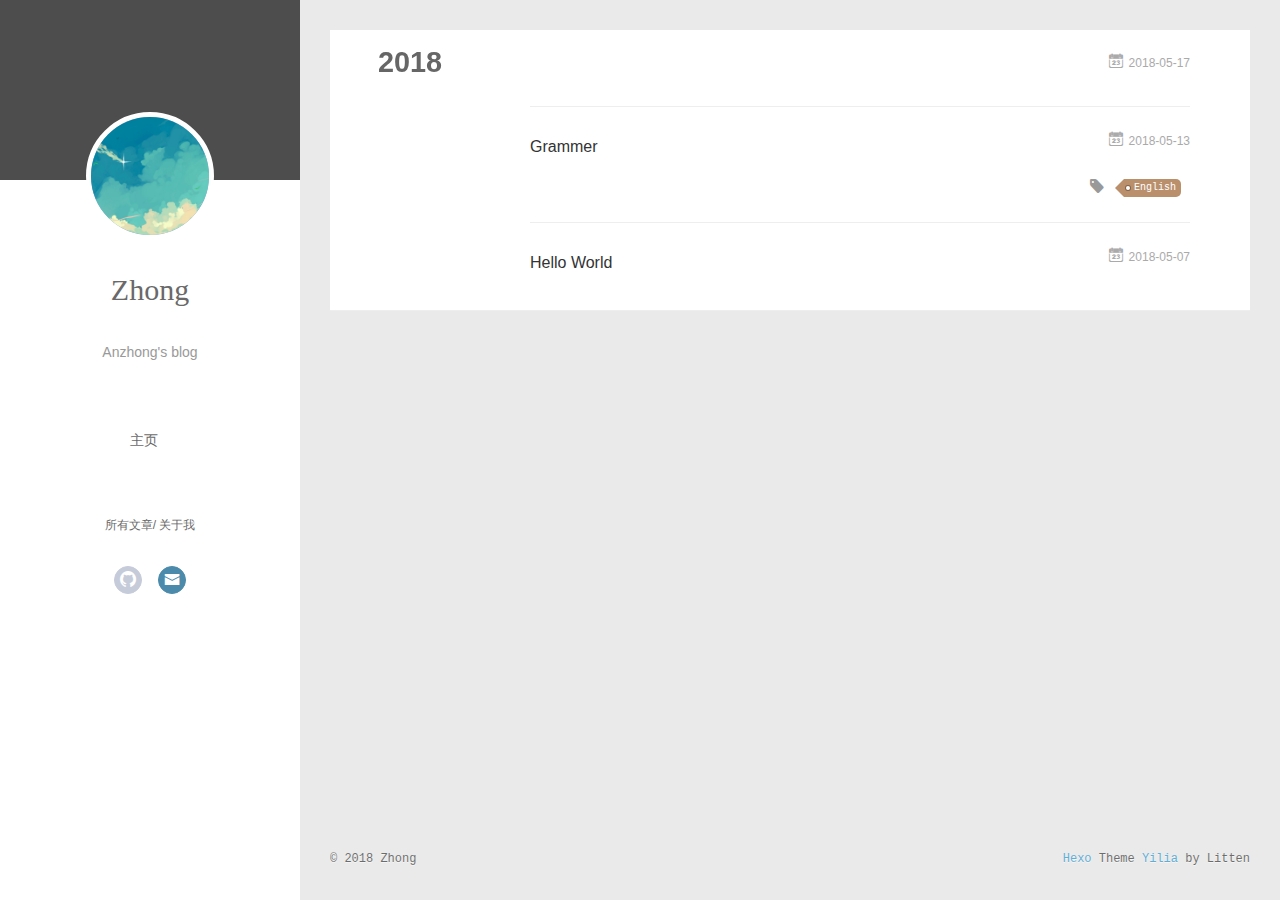
<file: archives/2018/05/index.html>
<!DOCTYPE html>
<html>
<head>
  <meta charset="utf-8">
  
  <meta name="renderer" content="webkit">
  <meta http-equiv="X-UA-Compatible" content="IE=edge" >
  <link rel="dns-prefetch" href="https://zhongyaoc.github.io">
  <title>Archives: 2018/5 | Zhong</title>
  <meta name="viewport" content="width=device-width, initial-scale=1, maximum-scale=1">
  <meta name="description" content="Man proposes,God disposes">
<meta property="og:type" content="website">
<meta property="og:title" content="Zhong">
<meta property="og:url" content="https://zhongyaoc.github.io/archives/2018/05/index.html">
<meta property="og:site_name" content="Zhong">
<meta property="og:description" content="Man proposes,God disposes">
<meta property="og:locale" content="zh">
<meta name="twitter:card" content="summary">
<meta name="twitter:title" content="Zhong">
<meta name="twitter:description" content="Man proposes,God disposes">
  
    <link rel="alternative" href="/atom.xml" title="Zhong" type="application/atom+xml">
  
  
    <link rel="icon" href="/favicon.png">
  
  <link rel="stylesheet" type="text/css" href="/./main.0cf68a.css">
  <style type="text/css">
  
    #container.show {
      background: linear-gradient(200deg,#a0cfe4,#e8c37e);
    }
  </style>
  

  

</head>

<body>
  <div id="container" q-class="show:isCtnShow">
    <canvas id="anm-canvas" class="anm-canvas"></canvas>
    <div class="left-col" q-class="show:isShow">
      
<div class="overlay" style="background: #4d4d4d"></div>
<div class="intrude-less">
	<header id="header" class="inner">
		<a href="/" class="profilepic">
			<img src="/assets/blogImg/zhong.png" class="js-avatar">
		</a>
		<hgroup>
		  <h1 class="header-author"><a href="/">Zhong</a></h1>
		</hgroup>
		
		<p class="header-subtitle">Anzhong&#39;s blog</p>
		

		<nav class="header-menu">
			<ul>
			
				<li><a href="/">主页</a></li>
	        
			</ul>
		</nav>
		<nav class="header-smart-menu">
    		
    			
    			<a q-on="click: openSlider(e, 'innerArchive')" href="javascript:void(0)">所有文章</a>
    			
            
    			
            
    			
    			<a q-on="click: openSlider(e, 'aboutme')" href="javascript:void(0)">关于我</a>
    			
            
		</nav>
		<nav class="header-nav">
			<div class="social">
				
					<a class="github" target="_blank" href="http://github.com/ZhongYaoC" title="github"><i class="icon-github"></i></a>
		        
					<a class="mail" target="_blank" href="mailto:645810516@qq.com" title="mail"><i class="icon-mail"></i></a>
		        
			</div>
		</nav>
	</header>		
</div>

    </div>
    <div class="mid-col" q-class="show:isShow,hide:isShow|isFalse">
      
<nav id="mobile-nav">
  	<div class="overlay js-overlay" style="background: #4d4d4d"></div>
	<div class="btnctn js-mobile-btnctn">
  		<div class="slider-trigger list" q-on="click: openSlider(e)"><i class="icon icon-sort"></i></div>
	</div>
	<div class="intrude-less">
		<header id="header" class="inner">
			<div class="profilepic">
				<img src="/assets/blogImg/zhong.png" class="js-avatar">
			</div>
			<hgroup>
			  <h1 class="header-author js-header-author">Zhong</h1>
			</hgroup>
			
			<p class="header-subtitle"><i class="icon icon-quo-left"></i>Anzhong&#39;s blog<i class="icon icon-quo-right"></i></p>
			
			
			
				
			
			
			
			<nav class="header-nav">
				<div class="social">
					
						<a class="github" target="_blank" href="http://github.com/ZhongYaoC" title="github"><i class="icon-github"></i></a>
			        
						<a class="mail" target="_blank" href="mailto:645810516@qq.com" title="mail"><i class="icon-mail"></i></a>
			        
				</div>
			</nav>

			<nav class="header-menu js-header-menu">
				<ul style="width: 50%">
				
				
					<li style="width: 100%"><a href="/">主页</a></li>
		        
				</ul>
			</nav>
		</header>				
	</div>
	<div class="mobile-mask" style="display:none" q-show="isShow"></div>
</nav>

      <div id="wrapper" class="body-wrap">
        <div class="menu-l">
          <div class="canvas-wrap">
            <canvas data-colors="#eaeaea" data-sectionHeight="100" data-contentId="js-content" id="myCanvas1" class="anm-canvas"></canvas>
          </div>
          <div id="js-content" class="content-ll">
            
  
  
    
    
      
      
      <section class="archives-wrap">
        <div class="archive-year-wrap">
          <a href="/archives/2018" class="archive-year">2018</a>
        </div>
        <div class="archives">
    
    <article class="archive-article archive-type-post">
  <div class="archive-article-inner">
    <header class="archive-article-header">
      	<div class="article-meta">
	      	<a href="/2018/05/17/xgboost/" class="archive-article-date">
  	<time datetime="2018-05-17T12:32:29.340Z" itemprop="datePublished"><i class="icon-calendar icon"></i>2018-05-17</time>
</a>
        </div>
    	 
        <div class="article-info info-on-right">
          
          

        </div>
        <div class="clearfix"></div>
    </header>
  </div>
</article>
  
    
    
    <article class="archive-article archive-type-post">
  <div class="archive-article-inner">
    <header class="archive-article-header">
      	<div class="article-meta">
	      	<a href="/2018/05/13/grammer/" class="archive-article-date">
  	<time datetime="2018-05-13T05:54:38.000Z" itemprop="datePublished"><i class="icon-calendar icon"></i>2018-05-13</time>
</a>
        </div>
    	 
  
    <h1 itemprop="name">
      <a class="archive-article-title" href="/2018/05/13/grammer/">Grammer</a>
    </h1>
  

        <div class="article-info info-on-right">
          
	<div class="article-tag tagcloud">
		<i class="icon-price-tags icon"></i>
		<ul class="article-tag-list">
			 
        		<li class="article-tag-list-item">
        			<a href="javascript:void(0)" class="js-tag article-tag-list-link color3">English</a>
        		</li>
      		
		</ul>
	</div>

          

        </div>
        <div class="clearfix"></div>
    </header>
  </div>
</article>
  
    
    
    <article class="archive-article archive-type-post">
  <div class="archive-article-inner">
    <header class="archive-article-header">
      	<div class="article-meta">
	      	<a href="/2018/05/07/hello-world/" class="archive-article-date">
  	<time datetime="2018-05-07T12:28:25.849Z" itemprop="datePublished"><i class="icon-calendar icon"></i>2018-05-07</time>
</a>
        </div>
    	 
  
    <h1 itemprop="name">
      <a class="archive-article-title" href="/2018/05/07/hello-world/">Hello World</a>
    </h1>
  

        <div class="article-info info-on-right">
          
          

        </div>
        <div class="clearfix"></div>
    </header>
  </div>
</article>
  
  
    </div></section>
  

    


          </div>
        </div>
      </div>
      <footer id="footer">
  <div class="outer">
    <div id="footer-info">
    	<div class="footer-left">
    		&copy; 2018 Zhong
    	</div>
      	<div class="footer-right">
      		<a href="http://hexo.io/" target="_blank">Hexo</a>  Theme <a href="https://github.com/litten/hexo-theme-yilia" target="_blank">Yilia</a> by Litten
      	</div>
    </div>
  </div>
</footer>
    </div>
    <script>
	var yiliaConfig = {
		mathjax: true,
		isHome: false,
		isPost: false,
		isArchive: true,
		isTag: false,
		isCategory: false,
		open_in_new: false,
		toc_hide_index: true,
		root: "/",
		innerArchive: true,
		showTags: false
	}
</script>

<script>!function(t){function n(e){if(r[e])return r[e].exports;var i=r[e]={exports:{},id:e,loaded:!1};return t[e].call(i.exports,i,i.exports,n),i.loaded=!0,i.exports}var r={};n.m=t,n.c=r,n.p="./",n(0)}([function(t,n,r){r(195),t.exports=r(191)},function(t,n,r){var e=r(3),i=r(52),o=r(27),u=r(28),c=r(53),f="prototype",a=function(t,n,r){var s,l,h,v,p=t&a.F,d=t&a.G,y=t&a.S,g=t&a.P,b=t&a.B,m=d?e:y?e[n]||(e[n]={}):(e[n]||{})[f],x=d?i:i[n]||(i[n]={}),w=x[f]||(x[f]={});d&&(r=n);for(s in r)l=!p&&m&&void 0!==m[s],h=(l?m:r)[s],v=b&&l?c(h,e):g&&"function"==typeof h?c(Function.call,h):h,m&&u(m,s,h,t&a.U),x[s]!=h&&o(x,s,v),g&&w[s]!=h&&(w[s]=h)};e.core=i,a.F=1,a.G=2,a.S=4,a.P=8,a.B=16,a.W=32,a.U=64,a.R=128,t.exports=a},function(t,n,r){var e=r(6);t.exports=function(t){if(!e(t))throw TypeError(t+" is not an object!");return t}},function(t,n){var r=t.exports="undefined"!=typeof window&&window.Math==Math?window:"undefined"!=typeof self&&self.Math==Math?self:Function("return this")();"number"==typeof __g&&(__g=r)},function(t,n){t.exports=function(t){try{return!!t()}catch(t){return!0}}},function(t,n){var r=t.exports="undefined"!=typeof window&&window.Math==Math?window:"undefined"!=typeof self&&self.Math==Math?self:Function("return this")();"number"==typeof __g&&(__g=r)},function(t,n){t.exports=function(t){return"object"==typeof t?null!==t:"function"==typeof t}},function(t,n,r){var e=r(126)("wks"),i=r(76),o=r(3).Symbol,u="function"==typeof o;(t.exports=function(t){return e[t]||(e[t]=u&&o[t]||(u?o:i)("Symbol."+t))}).store=e},function(t,n){var r={}.hasOwnProperty;t.exports=function(t,n){return r.call(t,n)}},function(t,n,r){var e=r(94),i=r(33);t.exports=function(t){return e(i(t))}},function(t,n,r){t.exports=!r(4)(function(){return 7!=Object.defineProperty({},"a",{get:function(){return 7}}).a})},function(t,n,r){var e=r(2),i=r(167),o=r(50),u=Object.defineProperty;n.f=r(10)?Object.defineProperty:function(t,n,r){if(e(t),n=o(n,!0),e(r),i)try{return u(t,n,r)}catch(t){}if("get"in r||"set"in r)throw TypeError("Accessors not supported!");return"value"in r&&(t[n]=r.value),t}},function(t,n,r){t.exports=!r(18)(function(){return 7!=Object.defineProperty({},"a",{get:function(){return 7}}).a})},function(t,n,r){var e=r(14),i=r(22);t.exports=r(12)?function(t,n,r){return e.f(t,n,i(1,r))}:function(t,n,r){return t[n]=r,t}},function(t,n,r){var e=r(20),i=r(58),o=r(42),u=Object.defineProperty;n.f=r(12)?Object.defineProperty:function(t,n,r){if(e(t),n=o(n,!0),e(r),i)try{return u(t,n,r)}catch(t){}if("get"in r||"set"in r)throw TypeError("Accessors not supported!");return"value"in r&&(t[n]=r.value),t}},function(t,n,r){var e=r(40)("wks"),i=r(23),o=r(5).Symbol,u="function"==typeof o;(t.exports=function(t){return e[t]||(e[t]=u&&o[t]||(u?o:i)("Symbol."+t))}).store=e},function(t,n,r){var e=r(67),i=Math.min;t.exports=function(t){return t>0?i(e(t),9007199254740991):0}},function(t,n,r){var e=r(46);t.exports=function(t){return Object(e(t))}},function(t,n){t.exports=function(t){try{return!!t()}catch(t){return!0}}},function(t,n,r){var e=r(63),i=r(34);t.exports=Object.keys||function(t){return e(t,i)}},function(t,n,r){var e=r(21);t.exports=function(t){if(!e(t))throw TypeError(t+" is not an object!");return t}},function(t,n){t.exports=function(t){return"object"==typeof t?null!==t:"function"==typeof t}},function(t,n){t.exports=function(t,n){return{enumerable:!(1&t),configurable:!(2&t),writable:!(4&t),value:n}}},function(t,n){var r=0,e=Math.random();t.exports=function(t){return"Symbol(".concat(void 0===t?"":t,")_",(++r+e).toString(36))}},function(t,n){var r={}.hasOwnProperty;t.exports=function(t,n){return r.call(t,n)}},function(t,n){var r=t.exports={version:"2.4.0"};"number"==typeof __e&&(__e=r)},function(t,n){t.exports=function(t){if("function"!=typeof t)throw TypeError(t+" is not a function!");return t}},function(t,n,r){var e=r(11),i=r(66);t.exports=r(10)?function(t,n,r){return e.f(t,n,i(1,r))}:function(t,n,r){return t[n]=r,t}},function(t,n,r){var e=r(3),i=r(27),o=r(24),u=r(76)("src"),c="toString",f=Function[c],a=(""+f).split(c);r(52).inspectSource=function(t){return f.call(t)},(t.exports=function(t,n,r,c){var f="function"==typeof r;f&&(o(r,"name")||i(r,"name",n)),t[n]!==r&&(f&&(o(r,u)||i(r,u,t[n]?""+t[n]:a.join(String(n)))),t===e?t[n]=r:c?t[n]?t[n]=r:i(t,n,r):(delete t[n],i(t,n,r)))})(Function.prototype,c,function(){return"function"==typeof this&&this[u]||f.call(this)})},function(t,n,r){var e=r(1),i=r(4),o=r(46),u=function(t,n,r,e){var i=String(o(t)),u="<"+n;return""!==r&&(u+=" "+r+'="'+String(e).replace(/"/g,"&quot;")+'"'),u+">"+i+"</"+n+">"};t.exports=function(t,n){var r={};r[t]=n(u),e(e.P+e.F*i(function(){var n=""[t]('"');return n!==n.toLowerCase()||n.split('"').length>3}),"String",r)}},function(t,n,r){var e=r(115),i=r(46);t.exports=function(t){return e(i(t))}},function(t,n,r){var e=r(116),i=r(66),o=r(30),u=r(50),c=r(24),f=r(167),a=Object.getOwnPropertyDescriptor;n.f=r(10)?a:function(t,n){if(t=o(t),n=u(n,!0),f)try{return a(t,n)}catch(t){}if(c(t,n))return i(!e.f.call(t,n),t[n])}},function(t,n,r){var e=r(24),i=r(17),o=r(145)("IE_PROTO"),u=Object.prototype;t.exports=Object.getPrototypeOf||function(t){return t=i(t),e(t,o)?t[o]:"function"==typeof t.constructor&&t instanceof t.constructor?t.constructor.prototype:t instanceof Object?u:null}},function(t,n){t.exports=function(t){if(void 0==t)throw TypeError("Can't call method on  "+t);return t}},function(t,n){t.exports="constructor,hasOwnProperty,isPrototypeOf,propertyIsEnumerable,toLocaleString,toString,valueOf".split(",")},function(t,n){t.exports={}},function(t,n){t.exports=!0},function(t,n){n.f={}.propertyIsEnumerable},function(t,n,r){var e=r(14).f,i=r(8),o=r(15)("toStringTag");t.exports=function(t,n,r){t&&!i(t=r?t:t.prototype,o)&&e(t,o,{configurable:!0,value:n})}},function(t,n,r){var e=r(40)("keys"),i=r(23);t.exports=function(t){return e[t]||(e[t]=i(t))}},function(t,n,r){var e=r(5),i="__core-js_shared__",o=e[i]||(e[i]={});t.exports=function(t){return o[t]||(o[t]={})}},function(t,n){var r=Math.ceil,e=Math.floor;t.exports=function(t){return isNaN(t=+t)?0:(t>0?e:r)(t)}},function(t,n,r){var e=r(21);t.exports=function(t,n){if(!e(t))return t;var r,i;if(n&&"function"==typeof(r=t.toString)&&!e(i=r.call(t)))return i;if("function"==typeof(r=t.valueOf)&&!e(i=r.call(t)))return i;if(!n&&"function"==typeof(r=t.toString)&&!e(i=r.call(t)))return i;throw TypeError("Can't convert object to primitive value")}},function(t,n,r){var e=r(5),i=r(25),o=r(36),u=r(44),c=r(14).f;t.exports=function(t){var n=i.Symbol||(i.Symbol=o?{}:e.Symbol||{});"_"==t.charAt(0)||t in n||c(n,t,{value:u.f(t)})}},function(t,n,r){n.f=r(15)},function(t,n){var r={}.toString;t.exports=function(t){return r.call(t).slice(8,-1)}},function(t,n){t.exports=function(t){if(void 0==t)throw TypeError("Can't call method on  "+t);return t}},function(t,n,r){var e=r(4);t.exports=function(t,n){return!!t&&e(function(){n?t.call(null,function(){},1):t.call(null)})}},function(t,n,r){var e=r(53),i=r(115),o=r(17),u=r(16),c=r(203);t.exports=function(t,n){var r=1==t,f=2==t,a=3==t,s=4==t,l=6==t,h=5==t||l,v=n||c;return function(n,c,p){for(var d,y,g=o(n),b=i(g),m=e(c,p,3),x=u(b.length),w=0,S=r?v(n,x):f?v(n,0):void 0;x>w;w++)if((h||w in b)&&(d=b[w],y=m(d,w,g),t))if(r)S[w]=y;else if(y)switch(t){case 3:return!0;case 5:return d;case 6:return w;case 2:S.push(d)}else if(s)return!1;return l?-1:a||s?s:S}}},function(t,n,r){var e=r(1),i=r(52),o=r(4);t.exports=function(t,n){var r=(i.Object||{})[t]||Object[t],u={};u[t]=n(r),e(e.S+e.F*o(function(){r(1)}),"Object",u)}},function(t,n,r){var e=r(6);t.exports=function(t,n){if(!e(t))return t;var r,i;if(n&&"function"==typeof(r=t.toString)&&!e(i=r.call(t)))return i;if("function"==typeof(r=t.valueOf)&&!e(i=r.call(t)))return i;if(!n&&"function"==typeof(r=t.toString)&&!e(i=r.call(t)))return i;throw TypeError("Can't convert object to primitive value")}},function(t,n,r){var e=r(5),i=r(25),o=r(91),u=r(13),c="prototype",f=function(t,n,r){var a,s,l,h=t&f.F,v=t&f.G,p=t&f.S,d=t&f.P,y=t&f.B,g=t&f.W,b=v?i:i[n]||(i[n]={}),m=b[c],x=v?e:p?e[n]:(e[n]||{})[c];v&&(r=n);for(a in r)(s=!h&&x&&void 0!==x[a])&&a in b||(l=s?x[a]:r[a],b[a]=v&&"function"!=typeof x[a]?r[a]:y&&s?o(l,e):g&&x[a]==l?function(t){var n=function(n,r,e){if(this instanceof t){switch(arguments.length){case 0:return new t;case 1:return new t(n);case 2:return new t(n,r)}return new t(n,r,e)}return t.apply(this,arguments)};return n[c]=t[c],n}(l):d&&"function"==typeof l?o(Function.call,l):l,d&&((b.virtual||(b.virtual={}))[a]=l,t&f.R&&m&&!m[a]&&u(m,a,l)))};f.F=1,f.G=2,f.S=4,f.P=8,f.B=16,f.W=32,f.U=64,f.R=128,t.exports=f},function(t,n){var r=t.exports={version:"2.4.0"};"number"==typeof __e&&(__e=r)},function(t,n,r){var e=r(26);t.exports=function(t,n,r){if(e(t),void 0===n)return t;switch(r){case 1:return function(r){return t.call(n,r)};case 2:return function(r,e){return t.call(n,r,e)};case 3:return function(r,e,i){return t.call(n,r,e,i)}}return function(){return t.apply(n,arguments)}}},function(t,n,r){var e=r(183),i=r(1),o=r(126)("metadata"),u=o.store||(o.store=new(r(186))),c=function(t,n,r){var i=u.get(t);if(!i){if(!r)return;u.set(t,i=new e)}var o=i.get(n);if(!o){if(!r)return;i.set(n,o=new e)}return o},f=function(t,n,r){var e=c(n,r,!1);return void 0!==e&&e.has(t)},a=function(t,n,r){var e=c(n,r,!1);return void 0===e?void 0:e.get(t)},s=function(t,n,r,e){c(r,e,!0).set(t,n)},l=function(t,n){var r=c(t,n,!1),e=[];return r&&r.forEach(function(t,n){e.push(n)}),e},h=function(t){return void 0===t||"symbol"==typeof t?t:String(t)},v=function(t){i(i.S,"Reflect",t)};t.exports={store:u,map:c,has:f,get:a,set:s,keys:l,key:h,exp:v}},function(t,n,r){"use strict";if(r(10)){var e=r(69),i=r(3),o=r(4),u=r(1),c=r(127),f=r(152),a=r(53),s=r(68),l=r(66),h=r(27),v=r(73),p=r(67),d=r(16),y=r(75),g=r(50),b=r(24),m=r(180),x=r(114),w=r(6),S=r(17),_=r(137),O=r(70),E=r(32),P=r(71).f,j=r(154),F=r(76),M=r(7),A=r(48),N=r(117),T=r(146),I=r(155),k=r(80),L=r(123),R=r(74),C=r(130),D=r(160),U=r(11),W=r(31),G=U.f,B=W.f,V=i.RangeError,z=i.TypeError,q=i.Uint8Array,K="ArrayBuffer",J="Shared"+K,Y="BYTES_PER_ELEMENT",H="prototype",$=Array[H],X=f.ArrayBuffer,Q=f.DataView,Z=A(0),tt=A(2),nt=A(3),rt=A(4),et=A(5),it=A(6),ot=N(!0),ut=N(!1),ct=I.values,ft=I.keys,at=I.entries,st=$.lastIndexOf,lt=$.reduce,ht=$.reduceRight,vt=$.join,pt=$.sort,dt=$.slice,yt=$.toString,gt=$.toLocaleString,bt=M("iterator"),mt=M("toStringTag"),xt=F("typed_constructor"),wt=F("def_constructor"),St=c.CONSTR,_t=c.TYPED,Ot=c.VIEW,Et="Wrong length!",Pt=A(1,function(t,n){return Tt(T(t,t[wt]),n)}),jt=o(function(){return 1===new q(new Uint16Array([1]).buffer)[0]}),Ft=!!q&&!!q[H].set&&o(function(){new q(1).set({})}),Mt=function(t,n){if(void 0===t)throw z(Et);var r=+t,e=d(t);if(n&&!m(r,e))throw V(Et);return e},At=function(t,n){var r=p(t);if(r<0||r%n)throw V("Wrong offset!");return r},Nt=function(t){if(w(t)&&_t in t)return t;throw z(t+" is not a typed array!")},Tt=function(t,n){if(!(w(t)&&xt in t))throw z("It is not a typed array constructor!");return new t(n)},It=function(t,n){return kt(T(t,t[wt]),n)},kt=function(t,n){for(var r=0,e=n.length,i=Tt(t,e);e>r;)i[r]=n[r++];return i},Lt=function(t,n,r){G(t,n,{get:function(){return this._d[r]}})},Rt=function(t){var n,r,e,i,o,u,c=S(t),f=arguments.length,s=f>1?arguments[1]:void 0,l=void 0!==s,h=j(c);if(void 0!=h&&!_(h)){for(u=h.call(c),e=[],n=0;!(o=u.next()).done;n++)e.push(o.value);c=e}for(l&&f>2&&(s=a(s,arguments[2],2)),n=0,r=d(c.length),i=Tt(this,r);r>n;n++)i[n]=l?s(c[n],n):c[n];return i},Ct=function(){for(var t=0,n=arguments.length,r=Tt(this,n);n>t;)r[t]=arguments[t++];return r},Dt=!!q&&o(function(){gt.call(new q(1))}),Ut=function(){return gt.apply(Dt?dt.call(Nt(this)):Nt(this),arguments)},Wt={copyWithin:function(t,n){return D.call(Nt(this),t,n,arguments.length>2?arguments[2]:void 0)},every:function(t){return rt(Nt(this),t,arguments.length>1?arguments[1]:void 0)},fill:function(t){return C.apply(Nt(this),arguments)},filter:function(t){return It(this,tt(Nt(this),t,arguments.length>1?arguments[1]:void 0))},find:function(t){return et(Nt(this),t,arguments.length>1?arguments[1]:void 0)},findIndex:function(t){return it(Nt(this),t,arguments.length>1?arguments[1]:void 0)},forEach:function(t){Z(Nt(this),t,arguments.length>1?arguments[1]:void 0)},indexOf:function(t){return ut(Nt(this),t,arguments.length>1?arguments[1]:void 0)},includes:function(t){return ot(Nt(this),t,arguments.length>1?arguments[1]:void 0)},join:function(t){return vt.apply(Nt(this),arguments)},lastIndexOf:function(t){return st.apply(Nt(this),arguments)},map:function(t){return Pt(Nt(this),t,arguments.length>1?arguments[1]:void 0)},reduce:function(t){return lt.apply(Nt(this),arguments)},reduceRight:function(t){return ht.apply(Nt(this),arguments)},reverse:function(){for(var t,n=this,r=Nt(n).length,e=Math.floor(r/2),i=0;i<e;)t=n[i],n[i++]=n[--r],n[r]=t;return n},some:function(t){return nt(Nt(this),t,arguments.length>1?arguments[1]:void 0)},sort:function(t){return pt.call(Nt(this),t)},subarray:function(t,n){var r=Nt(this),e=r.length,i=y(t,e);return new(T(r,r[wt]))(r.buffer,r.byteOffset+i*r.BYTES_PER_ELEMENT,d((void 0===n?e:y(n,e))-i))}},Gt=function(t,n){return It(this,dt.call(Nt(this),t,n))},Bt=function(t){Nt(this);var n=At(arguments[1],1),r=this.length,e=S(t),i=d(e.length),o=0;if(i+n>r)throw V(Et);for(;o<i;)this[n+o]=e[o++]},Vt={entries:function(){return at.call(Nt(this))},keys:function(){return ft.call(Nt(this))},values:function(){return ct.call(Nt(this))}},zt=function(t,n){return w(t)&&t[_t]&&"symbol"!=typeof n&&n in t&&String(+n)==String(n)},qt=function(t,n){return zt(t,n=g(n,!0))?l(2,t[n]):B(t,n)},Kt=function(t,n,r){return!(zt(t,n=g(n,!0))&&w(r)&&b(r,"value"))||b(r,"get")||b(r,"set")||r.configurable||b(r,"writable")&&!r.writable||b(r,"enumerable")&&!r.enumerable?G(t,n,r):(t[n]=r.value,t)};St||(W.f=qt,U.f=Kt),u(u.S+u.F*!St,"Object",{getOwnPropertyDescriptor:qt,defineProperty:Kt}),o(function(){yt.call({})})&&(yt=gt=function(){return vt.call(this)});var Jt=v({},Wt);v(Jt,Vt),h(Jt,bt,Vt.values),v(Jt,{slice:Gt,set:Bt,constructor:function(){},toString:yt,toLocaleString:Ut}),Lt(Jt,"buffer","b"),Lt(Jt,"byteOffset","o"),Lt(Jt,"byteLength","l"),Lt(Jt,"length","e"),G(Jt,mt,{get:function(){return this[_t]}}),t.exports=function(t,n,r,f){f=!!f;var a=t+(f?"Clamped":"")+"Array",l="Uint8Array"!=a,v="get"+t,p="set"+t,y=i[a],g=y||{},b=y&&E(y),m=!y||!c.ABV,S={},_=y&&y[H],j=function(t,r){var e=t._d;return e.v[v](r*n+e.o,jt)},F=function(t,r,e){var i=t._d;f&&(e=(e=Math.round(e))<0?0:e>255?255:255&e),i.v[p](r*n+i.o,e,jt)},M=function(t,n){G(t,n,{get:function(){return j(this,n)},set:function(t){return F(this,n,t)},enumerable:!0})};m?(y=r(function(t,r,e,i){s(t,y,a,"_d");var o,u,c,f,l=0,v=0;if(w(r)){if(!(r instanceof X||(f=x(r))==K||f==J))return _t in r?kt(y,r):Rt.call(y,r);o=r,v=At(e,n);var p=r.byteLength;if(void 0===i){if(p%n)throw V(Et);if((u=p-v)<0)throw V(Et)}else if((u=d(i)*n)+v>p)throw V(Et);c=u/n}else c=Mt(r,!0),u=c*n,o=new X(u);for(h(t,"_d",{b:o,o:v,l:u,e:c,v:new Q(o)});l<c;)M(t,l++)}),_=y[H]=O(Jt),h(_,"constructor",y)):L(function(t){new y(null),new y(t)},!0)||(y=r(function(t,r,e,i){s(t,y,a);var o;return w(r)?r instanceof X||(o=x(r))==K||o==J?void 0!==i?new g(r,At(e,n),i):void 0!==e?new g(r,At(e,n)):new g(r):_t in r?kt(y,r):Rt.call(y,r):new g(Mt(r,l))}),Z(b!==Function.prototype?P(g).concat(P(b)):P(g),function(t){t in y||h(y,t,g[t])}),y[H]=_,e||(_.constructor=y));var A=_[bt],N=!!A&&("values"==A.name||void 0==A.name),T=Vt.values;h(y,xt,!0),h(_,_t,a),h(_,Ot,!0),h(_,wt,y),(f?new y(1)[mt]==a:mt in _)||G(_,mt,{get:function(){return a}}),S[a]=y,u(u.G+u.W+u.F*(y!=g),S),u(u.S,a,{BYTES_PER_ELEMENT:n,from:Rt,of:Ct}),Y in _||h(_,Y,n),u(u.P,a,Wt),R(a),u(u.P+u.F*Ft,a,{set:Bt}),u(u.P+u.F*!N,a,Vt),u(u.P+u.F*(_.toString!=yt),a,{toString:yt}),u(u.P+u.F*o(function(){new y(1).slice()}),a,{slice:Gt}),u(u.P+u.F*(o(function(){return[1,2].toLocaleString()!=new y([1,2]).toLocaleString()})||!o(function(){_.toLocaleString.call([1,2])})),a,{toLocaleString:Ut}),k[a]=N?A:T,e||N||h(_,bt,T)}}else t.exports=function(){}},function(t,n){var r={}.toString;t.exports=function(t){return r.call(t).slice(8,-1)}},function(t,n,r){var e=r(21),i=r(5).document,o=e(i)&&e(i.createElement);t.exports=function(t){return o?i.createElement(t):{}}},function(t,n,r){t.exports=!r(12)&&!r(18)(function(){return 7!=Object.defineProperty(r(57)("div"),"a",{get:function(){return 7}}).a})},function(t,n,r){"use strict";var e=r(36),i=r(51),o=r(64),u=r(13),c=r(8),f=r(35),a=r(96),s=r(38),l=r(103),h=r(15)("iterator"),v=!([].keys&&"next"in[].keys()),p="keys",d="values",y=function(){return this};t.exports=function(t,n,r,g,b,m,x){a(r,n,g);var w,S,_,O=function(t){if(!v&&t in F)return F[t];switch(t){case p:case d:return function(){return new r(this,t)}}return function(){return new r(this,t)}},E=n+" Iterator",P=b==d,j=!1,F=t.prototype,M=F[h]||F["@@iterator"]||b&&F[b],A=M||O(b),N=b?P?O("entries"):A:void 0,T="Array"==n?F.entries||M:M;if(T&&(_=l(T.call(new t)))!==Object.prototype&&(s(_,E,!0),e||c(_,h)||u(_,h,y)),P&&M&&M.name!==d&&(j=!0,A=function(){return M.call(this)}),e&&!x||!v&&!j&&F[h]||u(F,h,A),f[n]=A,f[E]=y,b)if(w={values:P?A:O(d),keys:m?A:O(p),entries:N},x)for(S in w)S in F||o(F,S,w[S]);else i(i.P+i.F*(v||j),n,w);return w}},function(t,n,r){var e=r(20),i=r(100),o=r(34),u=r(39)("IE_PROTO"),c=function(){},f="prototype",a=function(){var t,n=r(57)("iframe"),e=o.length;for(n.style.display="none",r(93).appendChild(n),n.src="javascript:",t=n.contentWindow.document,t.open(),t.write("<script>document.F=Object<\/script>"),t.close(),a=t.F;e--;)delete a[f][o[e]];return a()};t.exports=Object.create||function(t,n){var r;return null!==t?(c[f]=e(t),r=new c,c[f]=null,r[u]=t):r=a(),void 0===n?r:i(r,n)}},function(t,n,r){var e=r(63),i=r(34).concat("length","prototype");n.f=Object.getOwnPropertyNames||function(t){return e(t,i)}},function(t,n){n.f=Object.getOwnPropertySymbols},function(t,n,r){var e=r(8),i=r(9),o=r(90)(!1),u=r(39)("IE_PROTO");t.exports=function(t,n){var r,c=i(t),f=0,a=[];for(r in c)r!=u&&e(c,r)&&a.push(r);for(;n.length>f;)e(c,r=n[f++])&&(~o(a,r)||a.push(r));return a}},function(t,n,r){t.exports=r(13)},function(t,n,r){var e=r(76)("meta"),i=r(6),o=r(24),u=r(11).f,c=0,f=Object.isExtensible||function(){return!0},a=!r(4)(function(){return f(Object.preventExtensions({}))}),s=function(t){u(t,e,{value:{i:"O"+ ++c,w:{}}})},l=function(t,n){if(!i(t))return"symbol"==typeof t?t:("string"==typeof t?"S":"P")+t;if(!o(t,e)){if(!f(t))return"F";if(!n)return"E";s(t)}return t[e].i},h=function(t,n){if(!o(t,e)){if(!f(t))return!0;if(!n)return!1;s(t)}return t[e].w},v=function(t){return a&&p.NEED&&f(t)&&!o(t,e)&&s(t),t},p=t.exports={KEY:e,NEED:!1,fastKey:l,getWeak:h,onFreeze:v}},function(t,n){t.exports=function(t,n){return{enumerable:!(1&t),configurable:!(2&t),writable:!(4&t),value:n}}},function(t,n){var r=Math.ceil,e=Math.floor;t.exports=function(t){return isNaN(t=+t)?0:(t>0?e:r)(t)}},function(t,n){t.exports=function(t,n,r,e){if(!(t instanceof n)||void 0!==e&&e in t)throw TypeError(r+": incorrect invocation!");return t}},function(t,n){t.exports=!1},function(t,n,r){var e=r(2),i=r(173),o=r(133),u=r(145)("IE_PROTO"),c=function(){},f="prototype",a=function(){var t,n=r(132)("iframe"),e=o.length;for(n.style.display="none",r(135).appendChild(n),n.src="javascript:",t=n.contentWindow.document,t.open(),t.write("<script>document.F=Object<\/script>"),t.close(),a=t.F;e--;)delete a[f][o[e]];return a()};t.exports=Object.create||function(t,n){var r;return null!==t?(c[f]=e(t),r=new c,c[f]=null,r[u]=t):r=a(),void 0===n?r:i(r,n)}},function(t,n,r){var e=r(175),i=r(133).concat("length","prototype");n.f=Object.getOwnPropertyNames||function(t){return e(t,i)}},function(t,n,r){var e=r(175),i=r(133);t.exports=Object.keys||function(t){return e(t,i)}},function(t,n,r){var e=r(28);t.exports=function(t,n,r){for(var i in n)e(t,i,n[i],r);return t}},function(t,n,r){"use strict";var e=r(3),i=r(11),o=r(10),u=r(7)("species");t.exports=function(t){var n=e[t];o&&n&&!n[u]&&i.f(n,u,{configurable:!0,get:function(){return this}})}},function(t,n,r){var e=r(67),i=Math.max,o=Math.min;t.exports=function(t,n){return t=e(t),t<0?i(t+n,0):o(t,n)}},function(t,n){var r=0,e=Math.random();t.exports=function(t){return"Symbol(".concat(void 0===t?"":t,")_",(++r+e).toString(36))}},function(t,n,r){var e=r(33);t.exports=function(t){return Object(e(t))}},function(t,n,r){var e=r(7)("unscopables"),i=Array.prototype;void 0==i[e]&&r(27)(i,e,{}),t.exports=function(t){i[e][t]=!0}},function(t,n,r){var e=r(53),i=r(169),o=r(137),u=r(2),c=r(16),f=r(154),a={},s={},n=t.exports=function(t,n,r,l,h){var v,p,d,y,g=h?function(){return t}:f(t),b=e(r,l,n?2:1),m=0;if("function"!=typeof g)throw TypeError(t+" is not iterable!");if(o(g)){for(v=c(t.length);v>m;m++)if((y=n?b(u(p=t[m])[0],p[1]):b(t[m]))===a||y===s)return y}else for(d=g.call(t);!(p=d.next()).done;)if((y=i(d,b,p.value,n))===a||y===s)return y};n.BREAK=a,n.RETURN=s},function(t,n){t.exports={}},function(t,n,r){var e=r(11).f,i=r(24),o=r(7)("toStringTag");t.exports=function(t,n,r){t&&!i(t=r?t:t.prototype,o)&&e(t,o,{configurable:!0,value:n})}},function(t,n,r){var e=r(1),i=r(46),o=r(4),u=r(150),c="["+u+"]",f="​",a=RegExp("^"+c+c+"*"),s=RegExp(c+c+"*$"),l=function(t,n,r){var i={},c=o(function(){return!!u[t]()||f[t]()!=f}),a=i[t]=c?n(h):u[t];r&&(i[r]=a),e(e.P+e.F*c,"String",i)},h=l.trim=function(t,n){return t=String(i(t)),1&n&&(t=t.replace(a,"")),2&n&&(t=t.replace(s,"")),t};t.exports=l},function(t,n,r){t.exports={default:r(86),__esModule:!0}},function(t,n,r){t.exports={default:r(87),__esModule:!0}},function(t,n,r){"use strict";function e(t){return t&&t.__esModule?t:{default:t}}n.__esModule=!0;var i=r(84),o=e(i),u=r(83),c=e(u),f="function"==typeof c.default&&"symbol"==typeof o.default?function(t){return typeof t}:function(t){return t&&"function"==typeof c.default&&t.constructor===c.default&&t!==c.default.prototype?"symbol":typeof t};n.default="function"==typeof c.default&&"symbol"===f(o.default)?function(t){return void 0===t?"undefined":f(t)}:function(t){return t&&"function"==typeof c.default&&t.constructor===c.default&&t!==c.default.prototype?"symbol":void 0===t?"undefined":f(t)}},function(t,n,r){r(110),r(108),r(111),r(112),t.exports=r(25).Symbol},function(t,n,r){r(109),r(113),t.exports=r(44).f("iterator")},function(t,n){t.exports=function(t){if("function"!=typeof t)throw TypeError(t+" is not a function!");return t}},function(t,n){t.exports=function(){}},function(t,n,r){var e=r(9),i=r(106),o=r(105);t.exports=function(t){return function(n,r,u){var c,f=e(n),a=i(f.length),s=o(u,a);if(t&&r!=r){for(;a>s;)if((c=f[s++])!=c)return!0}else for(;a>s;s++)if((t||s in f)&&f[s]===r)return t||s||0;return!t&&-1}}},function(t,n,r){var e=r(88);t.exports=function(t,n,r){if(e(t),void 0===n)return t;switch(r){case 1:return function(r){return t.call(n,r)};case 2:return function(r,e){return t.call(n,r,e)};case 3:return function(r,e,i){return t.call(n,r,e,i)}}return function(){return t.apply(n,arguments)}}},function(t,n,r){var e=r(19),i=r(62),o=r(37);t.exports=function(t){var n=e(t),r=i.f;if(r)for(var u,c=r(t),f=o.f,a=0;c.length>a;)f.call(t,u=c[a++])&&n.push(u);return n}},function(t,n,r){t.exports=r(5).document&&document.documentElement},function(t,n,r){var e=r(56);t.exports=Object("z").propertyIsEnumerable(0)?Object:function(t){return"String"==e(t)?t.split(""):Object(t)}},function(t,n,r){var e=r(56);t.exports=Array.isArray||function(t){return"Array"==e(t)}},function(t,n,r){"use strict";var e=r(60),i=r(22),o=r(38),u={};r(13)(u,r(15)("iterator"),function(){return this}),t.exports=function(t,n,r){t.prototype=e(u,{next:i(1,r)}),o(t,n+" Iterator")}},function(t,n){t.exports=function(t,n){return{value:n,done:!!t}}},function(t,n,r){var e=r(19),i=r(9);t.exports=function(t,n){for(var r,o=i(t),u=e(o),c=u.length,f=0;c>f;)if(o[r=u[f++]]===n)return r}},function(t,n,r){var e=r(23)("meta"),i=r(21),o=r(8),u=r(14).f,c=0,f=Object.isExtensible||function(){return!0},a=!r(18)(function(){return f(Object.preventExtensions({}))}),s=function(t){u(t,e,{value:{i:"O"+ ++c,w:{}}})},l=function(t,n){if(!i(t))return"symbol"==typeof t?t:("string"==typeof t?"S":"P")+t;if(!o(t,e)){if(!f(t))return"F";if(!n)return"E";s(t)}return t[e].i},h=function(t,n){if(!o(t,e)){if(!f(t))return!0;if(!n)return!1;s(t)}return t[e].w},v=function(t){return a&&p.NEED&&f(t)&&!o(t,e)&&s(t),t},p=t.exports={KEY:e,NEED:!1,fastKey:l,getWeak:h,onFreeze:v}},function(t,n,r){var e=r(14),i=r(20),o=r(19);t.exports=r(12)?Object.defineProperties:function(t,n){i(t);for(var r,u=o(n),c=u.length,f=0;c>f;)e.f(t,r=u[f++],n[r]);return t}},function(t,n,r){var e=r(37),i=r(22),o=r(9),u=r(42),c=r(8),f=r(58),a=Object.getOwnPropertyDescriptor;n.f=r(12)?a:function(t,n){if(t=o(t),n=u(n,!0),f)try{return a(t,n)}catch(t){}if(c(t,n))return i(!e.f.call(t,n),t[n])}},function(t,n,r){var e=r(9),i=r(61).f,o={}.toString,u="object"==typeof window&&window&&Object.getOwnPropertyNames?Object.getOwnPropertyNames(window):[],c=function(t){try{return i(t)}catch(t){return u.slice()}};t.exports.f=function(t){return u&&"[object Window]"==o.call(t)?c(t):i(e(t))}},function(t,n,r){var e=r(8),i=r(77),o=r(39)("IE_PROTO"),u=Object.prototype;t.exports=Object.getPrototypeOf||function(t){return t=i(t),e(t,o)?t[o]:"function"==typeof t.constructor&&t instanceof t.constructor?t.constructor.prototype:t instanceof Object?u:null}},function(t,n,r){var e=r(41),i=r(33);t.exports=function(t){return function(n,r){var o,u,c=String(i(n)),f=e(r),a=c.length;return f<0||f>=a?t?"":void 0:(o=c.charCodeAt(f),o<55296||o>56319||f+1===a||(u=c.charCodeAt(f+1))<56320||u>57343?t?c.charAt(f):o:t?c.slice(f,f+2):u-56320+(o-55296<<10)+65536)}}},function(t,n,r){var e=r(41),i=Math.max,o=Math.min;t.exports=function(t,n){return t=e(t),t<0?i(t+n,0):o(t,n)}},function(t,n,r){var e=r(41),i=Math.min;t.exports=function(t){return t>0?i(e(t),9007199254740991):0}},function(t,n,r){"use strict";var e=r(89),i=r(97),o=r(35),u=r(9);t.exports=r(59)(Array,"Array",function(t,n){this._t=u(t),this._i=0,this._k=n},function(){var t=this._t,n=this._k,r=this._i++;return!t||r>=t.length?(this._t=void 0,i(1)):"keys"==n?i(0,r):"values"==n?i(0,t[r]):i(0,[r,t[r]])},"values"),o.Arguments=o.Array,e("keys"),e("values"),e("entries")},function(t,n){},function(t,n,r){"use strict";var e=r(104)(!0);r(59)(String,"String",function(t){this._t=String(t),this._i=0},function(){var t,n=this._t,r=this._i;return r>=n.length?{value:void 0,done:!0}:(t=e(n,r),this._i+=t.length,{value:t,done:!1})})},function(t,n,r){"use strict";var e=r(5),i=r(8),o=r(12),u=r(51),c=r(64),f=r(99).KEY,a=r(18),s=r(40),l=r(38),h=r(23),v=r(15),p=r(44),d=r(43),y=r(98),g=r(92),b=r(95),m=r(20),x=r(9),w=r(42),S=r(22),_=r(60),O=r(102),E=r(101),P=r(14),j=r(19),F=E.f,M=P.f,A=O.f,N=e.Symbol,T=e.JSON,I=T&&T.stringify,k="prototype",L=v("_hidden"),R=v("toPrimitive"),C={}.propertyIsEnumerable,D=s("symbol-registry"),U=s("symbols"),W=s("op-symbols"),G=Object[k],B="function"==typeof N,V=e.QObject,z=!V||!V[k]||!V[k].findChild,q=o&&a(function(){return 7!=_(M({},"a",{get:function(){return M(this,"a",{value:7}).a}})).a})?function(t,n,r){var e=F(G,n);e&&delete G[n],M(t,n,r),e&&t!==G&&M(G,n,e)}:M,K=function(t){var n=U[t]=_(N[k]);return n._k=t,n},J=B&&"symbol"==typeof N.iterator?function(t){return"symbol"==typeof t}:function(t){return t instanceof N},Y=function(t,n,r){return t===G&&Y(W,n,r),m(t),n=w(n,!0),m(r),i(U,n)?(r.enumerable?(i(t,L)&&t[L][n]&&(t[L][n]=!1),r=_(r,{enumerable:S(0,!1)})):(i(t,L)||M(t,L,S(1,{})),t[L][n]=!0),q(t,n,r)):M(t,n,r)},H=function(t,n){m(t);for(var r,e=g(n=x(n)),i=0,o=e.length;o>i;)Y(t,r=e[i++],n[r]);return t},$=function(t,n){return void 0===n?_(t):H(_(t),n)},X=function(t){var n=C.call(this,t=w(t,!0));return!(this===G&&i(U,t)&&!i(W,t))&&(!(n||!i(this,t)||!i(U,t)||i(this,L)&&this[L][t])||n)},Q=function(t,n){if(t=x(t),n=w(n,!0),t!==G||!i(U,n)||i(W,n)){var r=F(t,n);return!r||!i(U,n)||i(t,L)&&t[L][n]||(r.enumerable=!0),r}},Z=function(t){for(var n,r=A(x(t)),e=[],o=0;r.length>o;)i(U,n=r[o++])||n==L||n==f||e.push(n);return e},tt=function(t){for(var n,r=t===G,e=A(r?W:x(t)),o=[],u=0;e.length>u;)!i(U,n=e[u++])||r&&!i(G,n)||o.push(U[n]);return o};B||(N=function(){if(this instanceof N)throw TypeError("Symbol is not a constructor!");var t=h(arguments.length>0?arguments[0]:void 0),n=function(r){this===G&&n.call(W,r),i(this,L)&&i(this[L],t)&&(this[L][t]=!1),q(this,t,S(1,r))};return o&&z&&q(G,t,{configurable:!0,set:n}),K(t)},c(N[k],"toString",function(){return this._k}),E.f=Q,P.f=Y,r(61).f=O.f=Z,r(37).f=X,r(62).f=tt,o&&!r(36)&&c(G,"propertyIsEnumerable",X,!0),p.f=function(t){return K(v(t))}),u(u.G+u.W+u.F*!B,{Symbol:N});for(var nt="hasInstance,isConcatSpreadable,iterator,match,replace,search,species,split,toPrimitive,toStringTag,unscopables".split(","),rt=0;nt.length>rt;)v(nt[rt++]);for(var nt=j(v.store),rt=0;nt.length>rt;)d(nt[rt++]);u(u.S+u.F*!B,"Symbol",{for:function(t){return i(D,t+="")?D[t]:D[t]=N(t)},keyFor:function(t){if(J(t))return y(D,t);throw TypeError(t+" is not a symbol!")},useSetter:function(){z=!0},useSimple:function(){z=!1}}),u(u.S+u.F*!B,"Object",{create:$,defineProperty:Y,defineProperties:H,getOwnPropertyDescriptor:Q,getOwnPropertyNames:Z,getOwnPropertySymbols:tt}),T&&u(u.S+u.F*(!B||a(function(){var t=N();return"[null]"!=I([t])||"{}"!=I({a:t})||"{}"!=I(Object(t))})),"JSON",{stringify:function(t){if(void 0!==t&&!J(t)){for(var n,r,e=[t],i=1;arguments.length>i;)e.push(arguments[i++]);return n=e[1],"function"==typeof n&&(r=n),!r&&b(n)||(n=function(t,n){if(r&&(n=r.call(this,t,n)),!J(n))return n}),e[1]=n,I.apply(T,e)}}}),N[k][R]||r(13)(N[k],R,N[k].valueOf),l(N,"Symbol"),l(Math,"Math",!0),l(e.JSON,"JSON",!0)},function(t,n,r){r(43)("asyncIterator")},function(t,n,r){r(43)("observable")},function(t,n,r){r(107);for(var e=r(5),i=r(13),o=r(35),u=r(15)("toStringTag"),c=["NodeList","DOMTokenList","MediaList","StyleSheetList","CSSRuleList"],f=0;f<5;f++){var a=c[f],s=e[a],l=s&&s.prototype;l&&!l[u]&&i(l,u,a),o[a]=o.Array}},function(t,n,r){var e=r(45),i=r(7)("toStringTag"),o="Arguments"==e(function(){return arguments}()),u=function(t,n){try{return t[n]}catch(t){}};t.exports=function(t){var n,r,c;return void 0===t?"Undefined":null===t?"Null":"string"==typeof(r=u(n=Object(t),i))?r:o?e(n):"Object"==(c=e(n))&&"function"==typeof n.callee?"Arguments":c}},function(t,n,r){var e=r(45);t.exports=Object("z").propertyIsEnumerable(0)?Object:function(t){return"String"==e(t)?t.split(""):Object(t)}},function(t,n){n.f={}.propertyIsEnumerable},function(t,n,r){var e=r(30),i=r(16),o=r(75);t.exports=function(t){return function(n,r,u){var c,f=e(n),a=i(f.length),s=o(u,a);if(t&&r!=r){for(;a>s;)if((c=f[s++])!=c)return!0}else for(;a>s;s++)if((t||s in f)&&f[s]===r)return t||s||0;return!t&&-1}}},function(t,n,r){"use strict";var e=r(3),i=r(1),o=r(28),u=r(73),c=r(65),f=r(79),a=r(68),s=r(6),l=r(4),h=r(123),v=r(81),p=r(136);t.exports=function(t,n,r,d,y,g){var b=e[t],m=b,x=y?"set":"add",w=m&&m.prototype,S={},_=function(t){var n=w[t];o(w,t,"delete"==t?function(t){return!(g&&!s(t))&&n.call(this,0===t?0:t)}:"has"==t?function(t){return!(g&&!s(t))&&n.call(this,0===t?0:t)}:"get"==t?function(t){return g&&!s(t)?void 0:n.call(this,0===t?0:t)}:"add"==t?function(t){return n.call(this,0===t?0:t),this}:function(t,r){return n.call(this,0===t?0:t,r),this})};if("function"==typeof m&&(g||w.forEach&&!l(function(){(new m).entries().next()}))){var O=new m,E=O[x](g?{}:-0,1)!=O,P=l(function(){O.has(1)}),j=h(function(t){new m(t)}),F=!g&&l(function(){for(var t=new m,n=5;n--;)t[x](n,n);return!t.has(-0)});j||(m=n(function(n,r){a(n,m,t);var e=p(new b,n,m);return void 0!=r&&f(r,y,e[x],e),e}),m.prototype=w,w.constructor=m),(P||F)&&(_("delete"),_("has"),y&&_("get")),(F||E)&&_(x),g&&w.clear&&delete w.clear}else m=d.getConstructor(n,t,y,x),u(m.prototype,r),c.NEED=!0;return v(m,t),S[t]=m,i(i.G+i.W+i.F*(m!=b),S),g||d.setStrong(m,t,y),m}},function(t,n,r){"use strict";var e=r(27),i=r(28),o=r(4),u=r(46),c=r(7);t.exports=function(t,n,r){var f=c(t),a=r(u,f,""[t]),s=a[0],l=a[1];o(function(){var n={};return n[f]=function(){return 7},7!=""[t](n)})&&(i(String.prototype,t,s),e(RegExp.prototype,f,2==n?function(t,n){return l.call(t,this,n)}:function(t){return l.call(t,this)}))}
},function(t,n,r){"use strict";var e=r(2);t.exports=function(){var t=e(this),n="";return t.global&&(n+="g"),t.ignoreCase&&(n+="i"),t.multiline&&(n+="m"),t.unicode&&(n+="u"),t.sticky&&(n+="y"),n}},function(t,n){t.exports=function(t,n,r){var e=void 0===r;switch(n.length){case 0:return e?t():t.call(r);case 1:return e?t(n[0]):t.call(r,n[0]);case 2:return e?t(n[0],n[1]):t.call(r,n[0],n[1]);case 3:return e?t(n[0],n[1],n[2]):t.call(r,n[0],n[1],n[2]);case 4:return e?t(n[0],n[1],n[2],n[3]):t.call(r,n[0],n[1],n[2],n[3])}return t.apply(r,n)}},function(t,n,r){var e=r(6),i=r(45),o=r(7)("match");t.exports=function(t){var n;return e(t)&&(void 0!==(n=t[o])?!!n:"RegExp"==i(t))}},function(t,n,r){var e=r(7)("iterator"),i=!1;try{var o=[7][e]();o.return=function(){i=!0},Array.from(o,function(){throw 2})}catch(t){}t.exports=function(t,n){if(!n&&!i)return!1;var r=!1;try{var o=[7],u=o[e]();u.next=function(){return{done:r=!0}},o[e]=function(){return u},t(o)}catch(t){}return r}},function(t,n,r){t.exports=r(69)||!r(4)(function(){var t=Math.random();__defineSetter__.call(null,t,function(){}),delete r(3)[t]})},function(t,n){n.f=Object.getOwnPropertySymbols},function(t,n,r){var e=r(3),i="__core-js_shared__",o=e[i]||(e[i]={});t.exports=function(t){return o[t]||(o[t]={})}},function(t,n,r){for(var e,i=r(3),o=r(27),u=r(76),c=u("typed_array"),f=u("view"),a=!(!i.ArrayBuffer||!i.DataView),s=a,l=0,h="Int8Array,Uint8Array,Uint8ClampedArray,Int16Array,Uint16Array,Int32Array,Uint32Array,Float32Array,Float64Array".split(",");l<9;)(e=i[h[l++]])?(o(e.prototype,c,!0),o(e.prototype,f,!0)):s=!1;t.exports={ABV:a,CONSTR:s,TYPED:c,VIEW:f}},function(t,n){"use strict";var r={versions:function(){var t=window.navigator.userAgent;return{trident:t.indexOf("Trident")>-1,presto:t.indexOf("Presto")>-1,webKit:t.indexOf("AppleWebKit")>-1,gecko:t.indexOf("Gecko")>-1&&-1==t.indexOf("KHTML"),mobile:!!t.match(/AppleWebKit.*Mobile.*/),ios:!!t.match(/\(i[^;]+;( U;)? CPU.+Mac OS X/),android:t.indexOf("Android")>-1||t.indexOf("Linux")>-1,iPhone:t.indexOf("iPhone")>-1||t.indexOf("Mac")>-1,iPad:t.indexOf("iPad")>-1,webApp:-1==t.indexOf("Safari"),weixin:-1==t.indexOf("MicroMessenger")}}()};t.exports=r},function(t,n,r){"use strict";var e=r(85),i=function(t){return t&&t.__esModule?t:{default:t}}(e),o=function(){function t(t,n,e){return n||e?String.fromCharCode(n||e):r[t]||t}function n(t){return e[t]}var r={"&quot;":'"',"&lt;":"<","&gt;":">","&amp;":"&","&nbsp;":" "},e={};for(var u in r)e[r[u]]=u;return r["&apos;"]="'",e["'"]="&#39;",{encode:function(t){return t?(""+t).replace(/['<> "&]/g,n).replace(/\r?\n/g,"<br/>").replace(/\s/g,"&nbsp;"):""},decode:function(n){return n?(""+n).replace(/<br\s*\/?>/gi,"\n").replace(/&quot;|&lt;|&gt;|&amp;|&nbsp;|&apos;|&#(\d+);|&#(\d+)/g,t).replace(/\u00a0/g," "):""},encodeBase16:function(t){if(!t)return t;t+="";for(var n=[],r=0,e=t.length;e>r;r++)n.push(t.charCodeAt(r).toString(16).toUpperCase());return n.join("")},encodeBase16forJSON:function(t){if(!t)return t;t=t.replace(/[\u4E00-\u9FBF]/gi,function(t){return escape(t).replace("%u","\\u")});for(var n=[],r=0,e=t.length;e>r;r++)n.push(t.charCodeAt(r).toString(16).toUpperCase());return n.join("")},decodeBase16:function(t){if(!t)return t;t+="";for(var n=[],r=0,e=t.length;e>r;r+=2)n.push(String.fromCharCode("0x"+t.slice(r,r+2)));return n.join("")},encodeObject:function(t){if(t instanceof Array)for(var n=0,r=t.length;r>n;n++)t[n]=o.encodeObject(t[n]);else if("object"==(void 0===t?"undefined":(0,i.default)(t)))for(var e in t)t[e]=o.encodeObject(t[e]);else if("string"==typeof t)return o.encode(t);return t},loadScript:function(t){var n=document.createElement("script");document.getElementsByTagName("body")[0].appendChild(n),n.setAttribute("src",t)},addLoadEvent:function(t){var n=window.onload;"function"!=typeof window.onload?window.onload=t:window.onload=function(){n(),t()}}}}();t.exports=o},function(t,n,r){"use strict";var e=r(17),i=r(75),o=r(16);t.exports=function(t){for(var n=e(this),r=o(n.length),u=arguments.length,c=i(u>1?arguments[1]:void 0,r),f=u>2?arguments[2]:void 0,a=void 0===f?r:i(f,r);a>c;)n[c++]=t;return n}},function(t,n,r){"use strict";var e=r(11),i=r(66);t.exports=function(t,n,r){n in t?e.f(t,n,i(0,r)):t[n]=r}},function(t,n,r){var e=r(6),i=r(3).document,o=e(i)&&e(i.createElement);t.exports=function(t){return o?i.createElement(t):{}}},function(t,n){t.exports="constructor,hasOwnProperty,isPrototypeOf,propertyIsEnumerable,toLocaleString,toString,valueOf".split(",")},function(t,n,r){var e=r(7)("match");t.exports=function(t){var n=/./;try{"/./"[t](n)}catch(r){try{return n[e]=!1,!"/./"[t](n)}catch(t){}}return!0}},function(t,n,r){t.exports=r(3).document&&document.documentElement},function(t,n,r){var e=r(6),i=r(144).set;t.exports=function(t,n,r){var o,u=n.constructor;return u!==r&&"function"==typeof u&&(o=u.prototype)!==r.prototype&&e(o)&&i&&i(t,o),t}},function(t,n,r){var e=r(80),i=r(7)("iterator"),o=Array.prototype;t.exports=function(t){return void 0!==t&&(e.Array===t||o[i]===t)}},function(t,n,r){var e=r(45);t.exports=Array.isArray||function(t){return"Array"==e(t)}},function(t,n,r){"use strict";var e=r(70),i=r(66),o=r(81),u={};r(27)(u,r(7)("iterator"),function(){return this}),t.exports=function(t,n,r){t.prototype=e(u,{next:i(1,r)}),o(t,n+" Iterator")}},function(t,n,r){"use strict";var e=r(69),i=r(1),o=r(28),u=r(27),c=r(24),f=r(80),a=r(139),s=r(81),l=r(32),h=r(7)("iterator"),v=!([].keys&&"next"in[].keys()),p="keys",d="values",y=function(){return this};t.exports=function(t,n,r,g,b,m,x){a(r,n,g);var w,S,_,O=function(t){if(!v&&t in F)return F[t];switch(t){case p:case d:return function(){return new r(this,t)}}return function(){return new r(this,t)}},E=n+" Iterator",P=b==d,j=!1,F=t.prototype,M=F[h]||F["@@iterator"]||b&&F[b],A=M||O(b),N=b?P?O("entries"):A:void 0,T="Array"==n?F.entries||M:M;if(T&&(_=l(T.call(new t)))!==Object.prototype&&(s(_,E,!0),e||c(_,h)||u(_,h,y)),P&&M&&M.name!==d&&(j=!0,A=function(){return M.call(this)}),e&&!x||!v&&!j&&F[h]||u(F,h,A),f[n]=A,f[E]=y,b)if(w={values:P?A:O(d),keys:m?A:O(p),entries:N},x)for(S in w)S in F||o(F,S,w[S]);else i(i.P+i.F*(v||j),n,w);return w}},function(t,n){var r=Math.expm1;t.exports=!r||r(10)>22025.465794806718||r(10)<22025.465794806718||-2e-17!=r(-2e-17)?function(t){return 0==(t=+t)?t:t>-1e-6&&t<1e-6?t+t*t/2:Math.exp(t)-1}:r},function(t,n){t.exports=Math.sign||function(t){return 0==(t=+t)||t!=t?t:t<0?-1:1}},function(t,n,r){var e=r(3),i=r(151).set,o=e.MutationObserver||e.WebKitMutationObserver,u=e.process,c=e.Promise,f="process"==r(45)(u);t.exports=function(){var t,n,r,a=function(){var e,i;for(f&&(e=u.domain)&&e.exit();t;){i=t.fn,t=t.next;try{i()}catch(e){throw t?r():n=void 0,e}}n=void 0,e&&e.enter()};if(f)r=function(){u.nextTick(a)};else if(o){var s=!0,l=document.createTextNode("");new o(a).observe(l,{characterData:!0}),r=function(){l.data=s=!s}}else if(c&&c.resolve){var h=c.resolve();r=function(){h.then(a)}}else r=function(){i.call(e,a)};return function(e){var i={fn:e,next:void 0};n&&(n.next=i),t||(t=i,r()),n=i}}},function(t,n,r){var e=r(6),i=r(2),o=function(t,n){if(i(t),!e(n)&&null!==n)throw TypeError(n+": can't set as prototype!")};t.exports={set:Object.setPrototypeOf||("__proto__"in{}?function(t,n,e){try{e=r(53)(Function.call,r(31).f(Object.prototype,"__proto__").set,2),e(t,[]),n=!(t instanceof Array)}catch(t){n=!0}return function(t,r){return o(t,r),n?t.__proto__=r:e(t,r),t}}({},!1):void 0),check:o}},function(t,n,r){var e=r(126)("keys"),i=r(76);t.exports=function(t){return e[t]||(e[t]=i(t))}},function(t,n,r){var e=r(2),i=r(26),o=r(7)("species");t.exports=function(t,n){var r,u=e(t).constructor;return void 0===u||void 0==(r=e(u)[o])?n:i(r)}},function(t,n,r){var e=r(67),i=r(46);t.exports=function(t){return function(n,r){var o,u,c=String(i(n)),f=e(r),a=c.length;return f<0||f>=a?t?"":void 0:(o=c.charCodeAt(f),o<55296||o>56319||f+1===a||(u=c.charCodeAt(f+1))<56320||u>57343?t?c.charAt(f):o:t?c.slice(f,f+2):u-56320+(o-55296<<10)+65536)}}},function(t,n,r){var e=r(122),i=r(46);t.exports=function(t,n,r){if(e(n))throw TypeError("String#"+r+" doesn't accept regex!");return String(i(t))}},function(t,n,r){"use strict";var e=r(67),i=r(46);t.exports=function(t){var n=String(i(this)),r="",o=e(t);if(o<0||o==1/0)throw RangeError("Count can't be negative");for(;o>0;(o>>>=1)&&(n+=n))1&o&&(r+=n);return r}},function(t,n){t.exports="\t\n\v\f\r   ᠎             　\u2028\u2029\ufeff"},function(t,n,r){var e,i,o,u=r(53),c=r(121),f=r(135),a=r(132),s=r(3),l=s.process,h=s.setImmediate,v=s.clearImmediate,p=s.MessageChannel,d=0,y={},g="onreadystatechange",b=function(){var t=+this;if(y.hasOwnProperty(t)){var n=y[t];delete y[t],n()}},m=function(t){b.call(t.data)};h&&v||(h=function(t){for(var n=[],r=1;arguments.length>r;)n.push(arguments[r++]);return y[++d]=function(){c("function"==typeof t?t:Function(t),n)},e(d),d},v=function(t){delete y[t]},"process"==r(45)(l)?e=function(t){l.nextTick(u(b,t,1))}:p?(i=new p,o=i.port2,i.port1.onmessage=m,e=u(o.postMessage,o,1)):s.addEventListener&&"function"==typeof postMessage&&!s.importScripts?(e=function(t){s.postMessage(t+"","*")},s.addEventListener("message",m,!1)):e=g in a("script")?function(t){f.appendChild(a("script"))[g]=function(){f.removeChild(this),b.call(t)}}:function(t){setTimeout(u(b,t,1),0)}),t.exports={set:h,clear:v}},function(t,n,r){"use strict";var e=r(3),i=r(10),o=r(69),u=r(127),c=r(27),f=r(73),a=r(4),s=r(68),l=r(67),h=r(16),v=r(71).f,p=r(11).f,d=r(130),y=r(81),g="ArrayBuffer",b="DataView",m="prototype",x="Wrong length!",w="Wrong index!",S=e[g],_=e[b],O=e.Math,E=e.RangeError,P=e.Infinity,j=S,F=O.abs,M=O.pow,A=O.floor,N=O.log,T=O.LN2,I="buffer",k="byteLength",L="byteOffset",R=i?"_b":I,C=i?"_l":k,D=i?"_o":L,U=function(t,n,r){var e,i,o,u=Array(r),c=8*r-n-1,f=(1<<c)-1,a=f>>1,s=23===n?M(2,-24)-M(2,-77):0,l=0,h=t<0||0===t&&1/t<0?1:0;for(t=F(t),t!=t||t===P?(i=t!=t?1:0,e=f):(e=A(N(t)/T),t*(o=M(2,-e))<1&&(e--,o*=2),t+=e+a>=1?s/o:s*M(2,1-a),t*o>=2&&(e++,o/=2),e+a>=f?(i=0,e=f):e+a>=1?(i=(t*o-1)*M(2,n),e+=a):(i=t*M(2,a-1)*M(2,n),e=0));n>=8;u[l++]=255&i,i/=256,n-=8);for(e=e<<n|i,c+=n;c>0;u[l++]=255&e,e/=256,c-=8);return u[--l]|=128*h,u},W=function(t,n,r){var e,i=8*r-n-1,o=(1<<i)-1,u=o>>1,c=i-7,f=r-1,a=t[f--],s=127&a;for(a>>=7;c>0;s=256*s+t[f],f--,c-=8);for(e=s&(1<<-c)-1,s>>=-c,c+=n;c>0;e=256*e+t[f],f--,c-=8);if(0===s)s=1-u;else{if(s===o)return e?NaN:a?-P:P;e+=M(2,n),s-=u}return(a?-1:1)*e*M(2,s-n)},G=function(t){return t[3]<<24|t[2]<<16|t[1]<<8|t[0]},B=function(t){return[255&t]},V=function(t){return[255&t,t>>8&255]},z=function(t){return[255&t,t>>8&255,t>>16&255,t>>24&255]},q=function(t){return U(t,52,8)},K=function(t){return U(t,23,4)},J=function(t,n,r){p(t[m],n,{get:function(){return this[r]}})},Y=function(t,n,r,e){var i=+r,o=l(i);if(i!=o||o<0||o+n>t[C])throw E(w);var u=t[R]._b,c=o+t[D],f=u.slice(c,c+n);return e?f:f.reverse()},H=function(t,n,r,e,i,o){var u=+r,c=l(u);if(u!=c||c<0||c+n>t[C])throw E(w);for(var f=t[R]._b,a=c+t[D],s=e(+i),h=0;h<n;h++)f[a+h]=s[o?h:n-h-1]},$=function(t,n){s(t,S,g);var r=+n,e=h(r);if(r!=e)throw E(x);return e};if(u.ABV){if(!a(function(){new S})||!a(function(){new S(.5)})){S=function(t){return new j($(this,t))};for(var X,Q=S[m]=j[m],Z=v(j),tt=0;Z.length>tt;)(X=Z[tt++])in S||c(S,X,j[X]);o||(Q.constructor=S)}var nt=new _(new S(2)),rt=_[m].setInt8;nt.setInt8(0,2147483648),nt.setInt8(1,2147483649),!nt.getInt8(0)&&nt.getInt8(1)||f(_[m],{setInt8:function(t,n){rt.call(this,t,n<<24>>24)},setUint8:function(t,n){rt.call(this,t,n<<24>>24)}},!0)}else S=function(t){var n=$(this,t);this._b=d.call(Array(n),0),this[C]=n},_=function(t,n,r){s(this,_,b),s(t,S,b);var e=t[C],i=l(n);if(i<0||i>e)throw E("Wrong offset!");if(r=void 0===r?e-i:h(r),i+r>e)throw E(x);this[R]=t,this[D]=i,this[C]=r},i&&(J(S,k,"_l"),J(_,I,"_b"),J(_,k,"_l"),J(_,L,"_o")),f(_[m],{getInt8:function(t){return Y(this,1,t)[0]<<24>>24},getUint8:function(t){return Y(this,1,t)[0]},getInt16:function(t){var n=Y(this,2,t,arguments[1]);return(n[1]<<8|n[0])<<16>>16},getUint16:function(t){var n=Y(this,2,t,arguments[1]);return n[1]<<8|n[0]},getInt32:function(t){return G(Y(this,4,t,arguments[1]))},getUint32:function(t){return G(Y(this,4,t,arguments[1]))>>>0},getFloat32:function(t){return W(Y(this,4,t,arguments[1]),23,4)},getFloat64:function(t){return W(Y(this,8,t,arguments[1]),52,8)},setInt8:function(t,n){H(this,1,t,B,n)},setUint8:function(t,n){H(this,1,t,B,n)},setInt16:function(t,n){H(this,2,t,V,n,arguments[2])},setUint16:function(t,n){H(this,2,t,V,n,arguments[2])},setInt32:function(t,n){H(this,4,t,z,n,arguments[2])},setUint32:function(t,n){H(this,4,t,z,n,arguments[2])},setFloat32:function(t,n){H(this,4,t,K,n,arguments[2])},setFloat64:function(t,n){H(this,8,t,q,n,arguments[2])}});y(S,g),y(_,b),c(_[m],u.VIEW,!0),n[g]=S,n[b]=_},function(t,n,r){var e=r(3),i=r(52),o=r(69),u=r(182),c=r(11).f;t.exports=function(t){var n=i.Symbol||(i.Symbol=o?{}:e.Symbol||{});"_"==t.charAt(0)||t in n||c(n,t,{value:u.f(t)})}},function(t,n,r){var e=r(114),i=r(7)("iterator"),o=r(80);t.exports=r(52).getIteratorMethod=function(t){if(void 0!=t)return t[i]||t["@@iterator"]||o[e(t)]}},function(t,n,r){"use strict";var e=r(78),i=r(170),o=r(80),u=r(30);t.exports=r(140)(Array,"Array",function(t,n){this._t=u(t),this._i=0,this._k=n},function(){var t=this._t,n=this._k,r=this._i++;return!t||r>=t.length?(this._t=void 0,i(1)):"keys"==n?i(0,r):"values"==n?i(0,t[r]):i(0,[r,t[r]])},"values"),o.Arguments=o.Array,e("keys"),e("values"),e("entries")},function(t,n){function r(t,n){t.classList?t.classList.add(n):t.className+=" "+n}t.exports=r},function(t,n){function r(t,n){if(t.classList)t.classList.remove(n);else{var r=new RegExp("(^|\\b)"+n.split(" ").join("|")+"(\\b|$)","gi");t.className=t.className.replace(r," ")}}t.exports=r},function(t,n){function r(){throw new Error("setTimeout has not been defined")}function e(){throw new Error("clearTimeout has not been defined")}function i(t){if(s===setTimeout)return setTimeout(t,0);if((s===r||!s)&&setTimeout)return s=setTimeout,setTimeout(t,0);try{return s(t,0)}catch(n){try{return s.call(null,t,0)}catch(n){return s.call(this,t,0)}}}function o(t){if(l===clearTimeout)return clearTimeout(t);if((l===e||!l)&&clearTimeout)return l=clearTimeout,clearTimeout(t);try{return l(t)}catch(n){try{return l.call(null,t)}catch(n){return l.call(this,t)}}}function u(){d&&v&&(d=!1,v.length?p=v.concat(p):y=-1,p.length&&c())}function c(){if(!d){var t=i(u);d=!0;for(var n=p.length;n;){for(v=p,p=[];++y<n;)v&&v[y].run();y=-1,n=p.length}v=null,d=!1,o(t)}}function f(t,n){this.fun=t,this.array=n}function a(){}var s,l,h=t.exports={};!function(){try{s="function"==typeof setTimeout?setTimeout:r}catch(t){s=r}try{l="function"==typeof clearTimeout?clearTimeout:e}catch(t){l=e}}();var v,p=[],d=!1,y=-1;h.nextTick=function(t){var n=new Array(arguments.length-1);if(arguments.length>1)for(var r=1;r<arguments.length;r++)n[r-1]=arguments[r];p.push(new f(t,n)),1!==p.length||d||i(c)},f.prototype.run=function(){this.fun.apply(null,this.array)},h.title="browser",h.browser=!0,h.env={},h.argv=[],h.version="",h.versions={},h.on=a,h.addListener=a,h.once=a,h.off=a,h.removeListener=a,h.removeAllListeners=a,h.emit=a,h.prependListener=a,h.prependOnceListener=a,h.listeners=function(t){return[]},h.binding=function(t){throw new Error("process.binding is not supported")},h.cwd=function(){return"/"},h.chdir=function(t){throw new Error("process.chdir is not supported")},h.umask=function(){return 0}},function(t,n,r){var e=r(45);t.exports=function(t,n){if("number"!=typeof t&&"Number"!=e(t))throw TypeError(n);return+t}},function(t,n,r){"use strict";var e=r(17),i=r(75),o=r(16);t.exports=[].copyWithin||function(t,n){var r=e(this),u=o(r.length),c=i(t,u),f=i(n,u),a=arguments.length>2?arguments[2]:void 0,s=Math.min((void 0===a?u:i(a,u))-f,u-c),l=1;for(f<c&&c<f+s&&(l=-1,f+=s-1,c+=s-1);s-- >0;)f in r?r[c]=r[f]:delete r[c],c+=l,f+=l;return r}},function(t,n,r){var e=r(79);t.exports=function(t,n){var r=[];return e(t,!1,r.push,r,n),r}},function(t,n,r){var e=r(26),i=r(17),o=r(115),u=r(16);t.exports=function(t,n,r,c,f){e(n);var a=i(t),s=o(a),l=u(a.length),h=f?l-1:0,v=f?-1:1;if(r<2)for(;;){if(h in s){c=s[h],h+=v;break}if(h+=v,f?h<0:l<=h)throw TypeError("Reduce of empty array with no initial value")}for(;f?h>=0:l>h;h+=v)h in s&&(c=n(c,s[h],h,a));return c}},function(t,n,r){"use strict";var e=r(26),i=r(6),o=r(121),u=[].slice,c={},f=function(t,n,r){if(!(n in c)){for(var e=[],i=0;i<n;i++)e[i]="a["+i+"]";c[n]=Function("F,a","return new F("+e.join(",")+")")}return c[n](t,r)};t.exports=Function.bind||function(t){var n=e(this),r=u.call(arguments,1),c=function(){var e=r.concat(u.call(arguments));return this instanceof c?f(n,e.length,e):o(n,e,t)};return i(n.prototype)&&(c.prototype=n.prototype),c}},function(t,n,r){"use strict";var e=r(11).f,i=r(70),o=r(73),u=r(53),c=r(68),f=r(46),a=r(79),s=r(140),l=r(170),h=r(74),v=r(10),p=r(65).fastKey,d=v?"_s":"size",y=function(t,n){var r,e=p(n);if("F"!==e)return t._i[e];for(r=t._f;r;r=r.n)if(r.k==n)return r};t.exports={getConstructor:function(t,n,r,s){var l=t(function(t,e){c(t,l,n,"_i"),t._i=i(null),t._f=void 0,t._l=void 0,t[d]=0,void 0!=e&&a(e,r,t[s],t)});return o(l.prototype,{clear:function(){for(var t=this,n=t._i,r=t._f;r;r=r.n)r.r=!0,r.p&&(r.p=r.p.n=void 0),delete n[r.i];t._f=t._l=void 0,t[d]=0},delete:function(t){var n=this,r=y(n,t);if(r){var e=r.n,i=r.p;delete n._i[r.i],r.r=!0,i&&(i.n=e),e&&(e.p=i),n._f==r&&(n._f=e),n._l==r&&(n._l=i),n[d]--}return!!r},forEach:function(t){c(this,l,"forEach");for(var n,r=u(t,arguments.length>1?arguments[1]:void 0,3);n=n?n.n:this._f;)for(r(n.v,n.k,this);n&&n.r;)n=n.p},has:function(t){return!!y(this,t)}}),v&&e(l.prototype,"size",{get:function(){return f(this[d])}}),l},def:function(t,n,r){var e,i,o=y(t,n);return o?o.v=r:(t._l=o={i:i=p(n,!0),k:n,v:r,p:e=t._l,n:void 0,r:!1},t._f||(t._f=o),e&&(e.n=o),t[d]++,"F"!==i&&(t._i[i]=o)),t},getEntry:y,setStrong:function(t,n,r){s(t,n,function(t,n){this._t=t,this._k=n,this._l=void 0},function(){for(var t=this,n=t._k,r=t._l;r&&r.r;)r=r.p;return t._t&&(t._l=r=r?r.n:t._t._f)?"keys"==n?l(0,r.k):"values"==n?l(0,r.v):l(0,[r.k,r.v]):(t._t=void 0,l(1))},r?"entries":"values",!r,!0),h(n)}}},function(t,n,r){var e=r(114),i=r(161);t.exports=function(t){return function(){if(e(this)!=t)throw TypeError(t+"#toJSON isn't generic");return i(this)}}},function(t,n,r){"use strict";var e=r(73),i=r(65).getWeak,o=r(2),u=r(6),c=r(68),f=r(79),a=r(48),s=r(24),l=a(5),h=a(6),v=0,p=function(t){return t._l||(t._l=new d)},d=function(){this.a=[]},y=function(t,n){return l(t.a,function(t){return t[0]===n})};d.prototype={get:function(t){var n=y(this,t);if(n)return n[1]},has:function(t){return!!y(this,t)},set:function(t,n){var r=y(this,t);r?r[1]=n:this.a.push([t,n])},delete:function(t){var n=h(this.a,function(n){return n[0]===t});return~n&&this.a.splice(n,1),!!~n}},t.exports={getConstructor:function(t,n,r,o){var a=t(function(t,e){c(t,a,n,"_i"),t._i=v++,t._l=void 0,void 0!=e&&f(e,r,t[o],t)});return e(a.prototype,{delete:function(t){if(!u(t))return!1;var n=i(t);return!0===n?p(this).delete(t):n&&s(n,this._i)&&delete n[this._i]},has:function(t){if(!u(t))return!1;var n=i(t);return!0===n?p(this).has(t):n&&s(n,this._i)}}),a},def:function(t,n,r){var e=i(o(n),!0);return!0===e?p(t).set(n,r):e[t._i]=r,t},ufstore:p}},function(t,n,r){t.exports=!r(10)&&!r(4)(function(){return 7!=Object.defineProperty(r(132)("div"),"a",{get:function(){return 7}}).a})},function(t,n,r){var e=r(6),i=Math.floor;t.exports=function(t){return!e(t)&&isFinite(t)&&i(t)===t}},function(t,n,r){var e=r(2);t.exports=function(t,n,r,i){try{return i?n(e(r)[0],r[1]):n(r)}catch(n){var o=t.return;throw void 0!==o&&e(o.call(t)),n}}},function(t,n){t.exports=function(t,n){return{value:n,done:!!t}}},function(t,n){t.exports=Math.log1p||function(t){return(t=+t)>-1e-8&&t<1e-8?t-t*t/2:Math.log(1+t)}},function(t,n,r){"use strict";var e=r(72),i=r(125),o=r(116),u=r(17),c=r(115),f=Object.assign;t.exports=!f||r(4)(function(){var t={},n={},r=Symbol(),e="abcdefghijklmnopqrst";return t[r]=7,e.split("").forEach(function(t){n[t]=t}),7!=f({},t)[r]||Object.keys(f({},n)).join("")!=e})?function(t,n){for(var r=u(t),f=arguments.length,a=1,s=i.f,l=o.f;f>a;)for(var h,v=c(arguments[a++]),p=s?e(v).concat(s(v)):e(v),d=p.length,y=0;d>y;)l.call(v,h=p[y++])&&(r[h]=v[h]);return r}:f},function(t,n,r){var e=r(11),i=r(2),o=r(72);t.exports=r(10)?Object.defineProperties:function(t,n){i(t);for(var r,u=o(n),c=u.length,f=0;c>f;)e.f(t,r=u[f++],n[r]);return t}},function(t,n,r){var e=r(30),i=r(71).f,o={}.toString,u="object"==typeof window&&window&&Object.getOwnPropertyNames?Object.getOwnPropertyNames(window):[],c=function(t){try{return i(t)}catch(t){return u.slice()}};t.exports.f=function(t){return u&&"[object Window]"==o.call(t)?c(t):i(e(t))}},function(t,n,r){var e=r(24),i=r(30),o=r(117)(!1),u=r(145)("IE_PROTO");t.exports=function(t,n){var r,c=i(t),f=0,a=[];for(r in c)r!=u&&e(c,r)&&a.push(r);for(;n.length>f;)e(c,r=n[f++])&&(~o(a,r)||a.push(r));return a}},function(t,n,r){var e=r(72),i=r(30),o=r(116).f;t.exports=function(t){return function(n){for(var r,u=i(n),c=e(u),f=c.length,a=0,s=[];f>a;)o.call(u,r=c[a++])&&s.push(t?[r,u[r]]:u[r]);return s}}},function(t,n,r){var e=r(71),i=r(125),o=r(2),u=r(3).Reflect;t.exports=u&&u.ownKeys||function(t){var n=e.f(o(t)),r=i.f;return r?n.concat(r(t)):n}},function(t,n,r){var e=r(3).parseFloat,i=r(82).trim;t.exports=1/e(r(150)+"-0")!=-1/0?function(t){var n=i(String(t),3),r=e(n);return 0===r&&"-"==n.charAt(0)?-0:r}:e},function(t,n,r){var e=r(3).parseInt,i=r(82).trim,o=r(150),u=/^[\-+]?0[xX]/;t.exports=8!==e(o+"08")||22!==e(o+"0x16")?function(t,n){var r=i(String(t),3);return e(r,n>>>0||(u.test(r)?16:10))}:e},function(t,n){t.exports=Object.is||function(t,n){return t===n?0!==t||1/t==1/n:t!=t&&n!=n}},function(t,n,r){var e=r(16),i=r(149),o=r(46);t.exports=function(t,n,r,u){var c=String(o(t)),f=c.length,a=void 0===r?" ":String(r),s=e(n);if(s<=f||""==a)return c;var l=s-f,h=i.call(a,Math.ceil(l/a.length));return h.length>l&&(h=h.slice(0,l)),u?h+c:c+h}},function(t,n,r){n.f=r(7)},function(t,n,r){"use strict";var e=r(164);t.exports=r(118)("Map",function(t){return function(){return t(this,arguments.length>0?arguments[0]:void 0)}},{get:function(t){var n=e.getEntry(this,t);return n&&n.v},set:function(t,n){return e.def(this,0===t?0:t,n)}},e,!0)},function(t,n,r){r(10)&&"g"!=/./g.flags&&r(11).f(RegExp.prototype,"flags",{configurable:!0,get:r(120)})},function(t,n,r){"use strict";var e=r(164);t.exports=r(118)("Set",function(t){return function(){return t(this,arguments.length>0?arguments[0]:void 0)}},{add:function(t){return e.def(this,t=0===t?0:t,t)}},e)},function(t,n,r){"use strict";var e,i=r(48)(0),o=r(28),u=r(65),c=r(172),f=r(166),a=r(6),s=u.getWeak,l=Object.isExtensible,h=f.ufstore,v={},p=function(t){return function(){return t(this,arguments.length>0?arguments[0]:void 0)}},d={get:function(t){if(a(t)){var n=s(t);return!0===n?h(this).get(t):n?n[this._i]:void 0}},set:function(t,n){return f.def(this,t,n)}},y=t.exports=r(118)("WeakMap",p,d,f,!0,!0);7!=(new y).set((Object.freeze||Object)(v),7).get(v)&&(e=f.getConstructor(p),c(e.prototype,d),u.NEED=!0,i(["delete","has","get","set"],function(t){var n=y.prototype,r=n[t];o(n,t,function(n,i){if(a(n)&&!l(n)){this._f||(this._f=new e);var o=this._f[t](n,i);return"set"==t?this:o}return r.call(this,n,i)})}))},,,,function(t,n){"use strict";function r(){var t=document.querySelector("#page-nav");if(t&&!document.querySelector("#page-nav .extend.prev")&&(t.innerHTML='<a class="extend prev disabled" rel="prev">&laquo; Prev</a>'+t.innerHTML),t&&!document.querySelector("#page-nav .extend.next")&&(t.innerHTML=t.innerHTML+'<a class="extend next disabled" rel="next">Next &raquo;</a>'),yiliaConfig&&yiliaConfig.open_in_new){document.querySelectorAll(".article-entry a:not(.article-more-a)").forEach(function(t){var n=t.getAttribute("target");n&&""!==n||t.setAttribute("target","_blank")})}if(yiliaConfig&&yiliaConfig.toc_hide_index){document.querySelectorAll(".toc-number").forEach(function(t){t.style.display="none"})}var n=document.querySelector("#js-aboutme");n&&0!==n.length&&(n.innerHTML=n.innerText)}t.exports={init:r}},function(t,n,r){"use strict";function e(t){return t&&t.__esModule?t:{default:t}}function i(t,n){var r=/\/|index.html/g;return t.replace(r,"")===n.replace(r,"")}function o(){for(var t=document.querySelectorAll(".js-header-menu li a"),n=window.location.pathname,r=0,e=t.length;r<e;r++){var o=t[r];i(n,o.getAttribute("href"))&&(0,h.default)(o,"active")}}function u(t){for(var n=t.offsetLeft,r=t.offsetParent;null!==r;)n+=r.offsetLeft,r=r.offsetParent;return n}function c(t){for(var n=t.offsetTop,r=t.offsetParent;null!==r;)n+=r.offsetTop,r=r.offsetParent;return n}function f(t,n,r,e,i){var o=u(t),f=c(t)-n;if(f-r<=i){var a=t.$newDom;a||(a=t.cloneNode(!0),(0,d.default)(t,a),t.$newDom=a,a.style.position="fixed",a.style.top=(r||f)+"px",a.style.left=o+"px",a.style.zIndex=e||2,a.style.width="100%",a.style.color="#fff"),a.style.visibility="visible",t.style.visibility="hidden"}else{t.style.visibility="visible";var s=t.$newDom;s&&(s.style.visibility="hidden")}}function a(){var t=document.querySelector(".js-overlay"),n=document.querySelector(".js-header-menu");f(t,document.body.scrollTop,-63,2,0),f(n,document.body.scrollTop,1,3,0)}function s(){document.querySelector("#container").addEventListener("scroll",function(t){a()}),window.addEventListener("scroll",function(t){a()}),a()}var l=r(156),h=e(l),v=r(157),p=(e(v),r(382)),d=e(p),y=r(128),g=e(y),b=r(190),m=e(b),x=r(129);(function(){g.default.versions.mobile&&window.screen.width<800&&(o(),s())})(),(0,x.addLoadEvent)(function(){m.default.init()}),t.exports={}},,,,function(t,n,r){(function(t){"use strict";function n(t,n,r){t[n]||Object[e](t,n,{writable:!0,configurable:!0,value:r})}if(r(381),r(391),r(198),t._babelPolyfill)throw new Error("only one instance of babel-polyfill is allowed");t._babelPolyfill=!0;var e="defineProperty";n(String.prototype,"padLeft","".padStart),n(String.prototype,"padRight","".padEnd),"pop,reverse,shift,keys,values,entries,indexOf,every,some,forEach,map,filter,find,findIndex,includes,join,slice,concat,push,splice,unshift,sort,lastIndexOf,reduce,reduceRight,copyWithin,fill".split(",").forEach(function(t){[][t]&&n(Array,t,Function.call.bind([][t]))})}).call(n,function(){return this}())},,,function(t,n,r){r(210),t.exports=r(52).RegExp.escape},,,,function(t,n,r){var e=r(6),i=r(138),o=r(7)("species");t.exports=function(t){var n;return i(t)&&(n=t.constructor,"function"!=typeof n||n!==Array&&!i(n.prototype)||(n=void 0),e(n)&&null===(n=n[o])&&(n=void 0)),void 0===n?Array:n}},function(t,n,r){var e=r(202);t.exports=function(t,n){return new(e(t))(n)}},function(t,n,r){"use strict";var e=r(2),i=r(50),o="number";t.exports=function(t){if("string"!==t&&t!==o&&"default"!==t)throw TypeError("Incorrect hint");return i(e(this),t!=o)}},function(t,n,r){var e=r(72),i=r(125),o=r(116);t.exports=function(t){var n=e(t),r=i.f;if(r)for(var u,c=r(t),f=o.f,a=0;c.length>a;)f.call(t,u=c[a++])&&n.push(u);return n}},function(t,n,r){var e=r(72),i=r(30);t.exports=function(t,n){for(var r,o=i(t),u=e(o),c=u.length,f=0;c>f;)if(o[r=u[f++]]===n)return r}},function(t,n,r){"use strict";var e=r(208),i=r(121),o=r(26);t.exports=function(){for(var t=o(this),n=arguments.length,r=Array(n),u=0,c=e._,f=!1;n>u;)(r[u]=arguments[u++])===c&&(f=!0);return function(){var e,o=this,u=arguments.length,a=0,s=0;if(!f&&!u)return i(t,r,o);if(e=r.slice(),f)for(;n>a;a++)e[a]===c&&(e[a]=arguments[s++]);for(;u>s;)e.push(arguments[s++]);return i(t,e,o)}}},function(t,n,r){t.exports=r(3)},function(t,n){t.exports=function(t,n){var r=n===Object(n)?function(t){return n[t]}:n;return function(n){return String(n).replace(t,r)}}},function(t,n,r){var e=r(1),i=r(209)(/[\\^$*+?.()|[\]{}]/g,"\\$&");e(e.S,"RegExp",{escape:function(t){return i(t)}})},function(t,n,r){var e=r(1);e(e.P,"Array",{copyWithin:r(160)}),r(78)("copyWithin")},function(t,n,r){"use strict";var e=r(1),i=r(48)(4);e(e.P+e.F*!r(47)([].every,!0),"Array",{every:function(t){return i(this,t,arguments[1])}})},function(t,n,r){var e=r(1);e(e.P,"Array",{fill:r(130)}),r(78)("fill")},function(t,n,r){"use strict";var e=r(1),i=r(48)(2);e(e.P+e.F*!r(47)([].filter,!0),"Array",{filter:function(t){return i(this,t,arguments[1])}})},function(t,n,r){"use strict";var e=r(1),i=r(48)(6),o="findIndex",u=!0;o in[]&&Array(1)[o](function(){u=!1}),e(e.P+e.F*u,"Array",{findIndex:function(t){return i(this,t,arguments.length>1?arguments[1]:void 0)}}),r(78)(o)},function(t,n,r){"use strict";var e=r(1),i=r(48)(5),o="find",u=!0;o in[]&&Array(1)[o](function(){u=!1}),e(e.P+e.F*u,"Array",{find:function(t){return i(this,t,arguments.length>1?arguments[1]:void 0)}}),r(78)(o)},function(t,n,r){"use strict";var e=r(1),i=r(48)(0),o=r(47)([].forEach,!0);e(e.P+e.F*!o,"Array",{forEach:function(t){return i(this,t,arguments[1])}})},function(t,n,r){"use strict";var e=r(53),i=r(1),o=r(17),u=r(169),c=r(137),f=r(16),a=r(131),s=r(154);i(i.S+i.F*!r(123)(function(t){Array.from(t)}),"Array",{from:function(t){var n,r,i,l,h=o(t),v="function"==typeof this?this:Array,p=arguments.length,d=p>1?arguments[1]:void 0,y=void 0!==d,g=0,b=s(h);if(y&&(d=e(d,p>2?arguments[2]:void 0,2)),void 0==b||v==Array&&c(b))for(n=f(h.length),r=new v(n);n>g;g++)a(r,g,y?d(h[g],g):h[g]);else for(l=b.call(h),r=new v;!(i=l.next()).done;g++)a(r,g,y?u(l,d,[i.value,g],!0):i.value);return r.length=g,r}})},function(t,n,r){"use strict";var e=r(1),i=r(117)(!1),o=[].indexOf,u=!!o&&1/[1].indexOf(1,-0)<0;e(e.P+e.F*(u||!r(47)(o)),"Array",{indexOf:function(t){return u?o.apply(this,arguments)||0:i(this,t,arguments[1])}})},function(t,n,r){var e=r(1);e(e.S,"Array",{isArray:r(138)})},function(t,n,r){"use strict";var e=r(1),i=r(30),o=[].join;e(e.P+e.F*(r(115)!=Object||!r(47)(o)),"Array",{join:function(t){return o.call(i(this),void 0===t?",":t)}})},function(t,n,r){"use strict";var e=r(1),i=r(30),o=r(67),u=r(16),c=[].lastIndexOf,f=!!c&&1/[1].lastIndexOf(1,-0)<0;e(e.P+e.F*(f||!r(47)(c)),"Array",{lastIndexOf:function(t){if(f)return c.apply(this,arguments)||0;var n=i(this),r=u(n.length),e=r-1;for(arguments.length>1&&(e=Math.min(e,o(arguments[1]))),e<0&&(e=r+e);e>=0;e--)if(e in n&&n[e]===t)return e||0;return-1}})},function(t,n,r){"use strict";var e=r(1),i=r(48)(1);e(e.P+e.F*!r(47)([].map,!0),"Array",{map:function(t){return i(this,t,arguments[1])}})},function(t,n,r){"use strict";var e=r(1),i=r(131);e(e.S+e.F*r(4)(function(){function t(){}return!(Array.of.call(t)instanceof t)}),"Array",{of:function(){for(var t=0,n=arguments.length,r=new("function"==typeof this?this:Array)(n);n>t;)i(r,t,arguments[t++]);return r.length=n,r}})},function(t,n,r){"use strict";var e=r(1),i=r(162);e(e.P+e.F*!r(47)([].reduceRight,!0),"Array",{reduceRight:function(t){return i(this,t,arguments.length,arguments[1],!0)}})},function(t,n,r){"use strict";var e=r(1),i=r(162);e(e.P+e.F*!r(47)([].reduce,!0),"Array",{reduce:function(t){return i(this,t,arguments.length,arguments[1],!1)}})},function(t,n,r){"use strict";var e=r(1),i=r(135),o=r(45),u=r(75),c=r(16),f=[].slice;e(e.P+e.F*r(4)(function(){i&&f.call(i)}),"Array",{slice:function(t,n){var r=c(this.length),e=o(this);if(n=void 0===n?r:n,"Array"==e)return f.call(this,t,n);for(var i=u(t,r),a=u(n,r),s=c(a-i),l=Array(s),h=0;h<s;h++)l[h]="String"==e?this.charAt(i+h):this[i+h];return l}})},function(t,n,r){"use strict";var e=r(1),i=r(48)(3);e(e.P+e.F*!r(47)([].some,!0),"Array",{some:function(t){return i(this,t,arguments[1])}})},function(t,n,r){"use strict";var e=r(1),i=r(26),o=r(17),u=r(4),c=[].sort,f=[1,2,3];e(e.P+e.F*(u(function(){f.sort(void 0)})||!u(function(){f.sort(null)})||!r(47)(c)),"Array",{sort:function(t){return void 0===t?c.call(o(this)):c.call(o(this),i(t))}})},function(t,n,r){r(74)("Array")},function(t,n,r){var e=r(1);e(e.S,"Date",{now:function(){return(new Date).getTime()}})},function(t,n,r){"use strict";var e=r(1),i=r(4),o=Date.prototype.getTime,u=function(t){return t>9?t:"0"+t};e(e.P+e.F*(i(function(){return"0385-07-25T07:06:39.999Z"!=new Date(-5e13-1).toISOString()})||!i(function(){new Date(NaN).toISOString()})),"Date",{toISOString:function(){
if(!isFinite(o.call(this)))throw RangeError("Invalid time value");var t=this,n=t.getUTCFullYear(),r=t.getUTCMilliseconds(),e=n<0?"-":n>9999?"+":"";return e+("00000"+Math.abs(n)).slice(e?-6:-4)+"-"+u(t.getUTCMonth()+1)+"-"+u(t.getUTCDate())+"T"+u(t.getUTCHours())+":"+u(t.getUTCMinutes())+":"+u(t.getUTCSeconds())+"."+(r>99?r:"0"+u(r))+"Z"}})},function(t,n,r){"use strict";var e=r(1),i=r(17),o=r(50);e(e.P+e.F*r(4)(function(){return null!==new Date(NaN).toJSON()||1!==Date.prototype.toJSON.call({toISOString:function(){return 1}})}),"Date",{toJSON:function(t){var n=i(this),r=o(n);return"number"!=typeof r||isFinite(r)?n.toISOString():null}})},function(t,n,r){var e=r(7)("toPrimitive"),i=Date.prototype;e in i||r(27)(i,e,r(204))},function(t,n,r){var e=Date.prototype,i="Invalid Date",o="toString",u=e[o],c=e.getTime;new Date(NaN)+""!=i&&r(28)(e,o,function(){var t=c.call(this);return t===t?u.call(this):i})},function(t,n,r){var e=r(1);e(e.P,"Function",{bind:r(163)})},function(t,n,r){"use strict";var e=r(6),i=r(32),o=r(7)("hasInstance"),u=Function.prototype;o in u||r(11).f(u,o,{value:function(t){if("function"!=typeof this||!e(t))return!1;if(!e(this.prototype))return t instanceof this;for(;t=i(t);)if(this.prototype===t)return!0;return!1}})},function(t,n,r){var e=r(11).f,i=r(66),o=r(24),u=Function.prototype,c="name",f=Object.isExtensible||function(){return!0};c in u||r(10)&&e(u,c,{configurable:!0,get:function(){try{var t=this,n=(""+t).match(/^\s*function ([^ (]*)/)[1];return o(t,c)||!f(t)||e(t,c,i(5,n)),n}catch(t){return""}}})},function(t,n,r){var e=r(1),i=r(171),o=Math.sqrt,u=Math.acosh;e(e.S+e.F*!(u&&710==Math.floor(u(Number.MAX_VALUE))&&u(1/0)==1/0),"Math",{acosh:function(t){return(t=+t)<1?NaN:t>94906265.62425156?Math.log(t)+Math.LN2:i(t-1+o(t-1)*o(t+1))}})},function(t,n,r){function e(t){return isFinite(t=+t)&&0!=t?t<0?-e(-t):Math.log(t+Math.sqrt(t*t+1)):t}var i=r(1),o=Math.asinh;i(i.S+i.F*!(o&&1/o(0)>0),"Math",{asinh:e})},function(t,n,r){var e=r(1),i=Math.atanh;e(e.S+e.F*!(i&&1/i(-0)<0),"Math",{atanh:function(t){return 0==(t=+t)?t:Math.log((1+t)/(1-t))/2}})},function(t,n,r){var e=r(1),i=r(142);e(e.S,"Math",{cbrt:function(t){return i(t=+t)*Math.pow(Math.abs(t),1/3)}})},function(t,n,r){var e=r(1);e(e.S,"Math",{clz32:function(t){return(t>>>=0)?31-Math.floor(Math.log(t+.5)*Math.LOG2E):32}})},function(t,n,r){var e=r(1),i=Math.exp;e(e.S,"Math",{cosh:function(t){return(i(t=+t)+i(-t))/2}})},function(t,n,r){var e=r(1),i=r(141);e(e.S+e.F*(i!=Math.expm1),"Math",{expm1:i})},function(t,n,r){var e=r(1),i=r(142),o=Math.pow,u=o(2,-52),c=o(2,-23),f=o(2,127)*(2-c),a=o(2,-126),s=function(t){return t+1/u-1/u};e(e.S,"Math",{fround:function(t){var n,r,e=Math.abs(t),o=i(t);return e<a?o*s(e/a/c)*a*c:(n=(1+c/u)*e,r=n-(n-e),r>f||r!=r?o*(1/0):o*r)}})},function(t,n,r){var e=r(1),i=Math.abs;e(e.S,"Math",{hypot:function(t,n){for(var r,e,o=0,u=0,c=arguments.length,f=0;u<c;)r=i(arguments[u++]),f<r?(e=f/r,o=o*e*e+1,f=r):r>0?(e=r/f,o+=e*e):o+=r;return f===1/0?1/0:f*Math.sqrt(o)}})},function(t,n,r){var e=r(1),i=Math.imul;e(e.S+e.F*r(4)(function(){return-5!=i(4294967295,5)||2!=i.length}),"Math",{imul:function(t,n){var r=65535,e=+t,i=+n,o=r&e,u=r&i;return 0|o*u+((r&e>>>16)*u+o*(r&i>>>16)<<16>>>0)}})},function(t,n,r){var e=r(1);e(e.S,"Math",{log10:function(t){return Math.log(t)/Math.LN10}})},function(t,n,r){var e=r(1);e(e.S,"Math",{log1p:r(171)})},function(t,n,r){var e=r(1);e(e.S,"Math",{log2:function(t){return Math.log(t)/Math.LN2}})},function(t,n,r){var e=r(1);e(e.S,"Math",{sign:r(142)})},function(t,n,r){var e=r(1),i=r(141),o=Math.exp;e(e.S+e.F*r(4)(function(){return-2e-17!=!Math.sinh(-2e-17)}),"Math",{sinh:function(t){return Math.abs(t=+t)<1?(i(t)-i(-t))/2:(o(t-1)-o(-t-1))*(Math.E/2)}})},function(t,n,r){var e=r(1),i=r(141),o=Math.exp;e(e.S,"Math",{tanh:function(t){var n=i(t=+t),r=i(-t);return n==1/0?1:r==1/0?-1:(n-r)/(o(t)+o(-t))}})},function(t,n,r){var e=r(1);e(e.S,"Math",{trunc:function(t){return(t>0?Math.floor:Math.ceil)(t)}})},function(t,n,r){"use strict";var e=r(3),i=r(24),o=r(45),u=r(136),c=r(50),f=r(4),a=r(71).f,s=r(31).f,l=r(11).f,h=r(82).trim,v="Number",p=e[v],d=p,y=p.prototype,g=o(r(70)(y))==v,b="trim"in String.prototype,m=function(t){var n=c(t,!1);if("string"==typeof n&&n.length>2){n=b?n.trim():h(n,3);var r,e,i,o=n.charCodeAt(0);if(43===o||45===o){if(88===(r=n.charCodeAt(2))||120===r)return NaN}else if(48===o){switch(n.charCodeAt(1)){case 66:case 98:e=2,i=49;break;case 79:case 111:e=8,i=55;break;default:return+n}for(var u,f=n.slice(2),a=0,s=f.length;a<s;a++)if((u=f.charCodeAt(a))<48||u>i)return NaN;return parseInt(f,e)}}return+n};if(!p(" 0o1")||!p("0b1")||p("+0x1")){p=function(t){var n=arguments.length<1?0:t,r=this;return r instanceof p&&(g?f(function(){y.valueOf.call(r)}):o(r)!=v)?u(new d(m(n)),r,p):m(n)};for(var x,w=r(10)?a(d):"MAX_VALUE,MIN_VALUE,NaN,NEGATIVE_INFINITY,POSITIVE_INFINITY,EPSILON,isFinite,isInteger,isNaN,isSafeInteger,MAX_SAFE_INTEGER,MIN_SAFE_INTEGER,parseFloat,parseInt,isInteger".split(","),S=0;w.length>S;S++)i(d,x=w[S])&&!i(p,x)&&l(p,x,s(d,x));p.prototype=y,y.constructor=p,r(28)(e,v,p)}},function(t,n,r){var e=r(1);e(e.S,"Number",{EPSILON:Math.pow(2,-52)})},function(t,n,r){var e=r(1),i=r(3).isFinite;e(e.S,"Number",{isFinite:function(t){return"number"==typeof t&&i(t)}})},function(t,n,r){var e=r(1);e(e.S,"Number",{isInteger:r(168)})},function(t,n,r){var e=r(1);e(e.S,"Number",{isNaN:function(t){return t!=t}})},function(t,n,r){var e=r(1),i=r(168),o=Math.abs;e(e.S,"Number",{isSafeInteger:function(t){return i(t)&&o(t)<=9007199254740991}})},function(t,n,r){var e=r(1);e(e.S,"Number",{MAX_SAFE_INTEGER:9007199254740991})},function(t,n,r){var e=r(1);e(e.S,"Number",{MIN_SAFE_INTEGER:-9007199254740991})},function(t,n,r){var e=r(1),i=r(178);e(e.S+e.F*(Number.parseFloat!=i),"Number",{parseFloat:i})},function(t,n,r){var e=r(1),i=r(179);e(e.S+e.F*(Number.parseInt!=i),"Number",{parseInt:i})},function(t,n,r){"use strict";var e=r(1),i=r(67),o=r(159),u=r(149),c=1..toFixed,f=Math.floor,a=[0,0,0,0,0,0],s="Number.toFixed: incorrect invocation!",l="0",h=function(t,n){for(var r=-1,e=n;++r<6;)e+=t*a[r],a[r]=e%1e7,e=f(e/1e7)},v=function(t){for(var n=6,r=0;--n>=0;)r+=a[n],a[n]=f(r/t),r=r%t*1e7},p=function(){for(var t=6,n="";--t>=0;)if(""!==n||0===t||0!==a[t]){var r=String(a[t]);n=""===n?r:n+u.call(l,7-r.length)+r}return n},d=function(t,n,r){return 0===n?r:n%2==1?d(t,n-1,r*t):d(t*t,n/2,r)},y=function(t){for(var n=0,r=t;r>=4096;)n+=12,r/=4096;for(;r>=2;)n+=1,r/=2;return n};e(e.P+e.F*(!!c&&("0.000"!==8e-5.toFixed(3)||"1"!==.9.toFixed(0)||"1.25"!==1.255.toFixed(2)||"1000000000000000128"!==(0xde0b6b3a7640080).toFixed(0))||!r(4)(function(){c.call({})})),"Number",{toFixed:function(t){var n,r,e,c,f=o(this,s),a=i(t),g="",b=l;if(a<0||a>20)throw RangeError(s);if(f!=f)return"NaN";if(f<=-1e21||f>=1e21)return String(f);if(f<0&&(g="-",f=-f),f>1e-21)if(n=y(f*d(2,69,1))-69,r=n<0?f*d(2,-n,1):f/d(2,n,1),r*=4503599627370496,(n=52-n)>0){for(h(0,r),e=a;e>=7;)h(1e7,0),e-=7;for(h(d(10,e,1),0),e=n-1;e>=23;)v(1<<23),e-=23;v(1<<e),h(1,1),v(2),b=p()}else h(0,r),h(1<<-n,0),b=p()+u.call(l,a);return a>0?(c=b.length,b=g+(c<=a?"0."+u.call(l,a-c)+b:b.slice(0,c-a)+"."+b.slice(c-a))):b=g+b,b}})},function(t,n,r){"use strict";var e=r(1),i=r(4),o=r(159),u=1..toPrecision;e(e.P+e.F*(i(function(){return"1"!==u.call(1,void 0)})||!i(function(){u.call({})})),"Number",{toPrecision:function(t){var n=o(this,"Number#toPrecision: incorrect invocation!");return void 0===t?u.call(n):u.call(n,t)}})},function(t,n,r){var e=r(1);e(e.S+e.F,"Object",{assign:r(172)})},function(t,n,r){var e=r(1);e(e.S,"Object",{create:r(70)})},function(t,n,r){var e=r(1);e(e.S+e.F*!r(10),"Object",{defineProperties:r(173)})},function(t,n,r){var e=r(1);e(e.S+e.F*!r(10),"Object",{defineProperty:r(11).f})},function(t,n,r){var e=r(6),i=r(65).onFreeze;r(49)("freeze",function(t){return function(n){return t&&e(n)?t(i(n)):n}})},function(t,n,r){var e=r(30),i=r(31).f;r(49)("getOwnPropertyDescriptor",function(){return function(t,n){return i(e(t),n)}})},function(t,n,r){r(49)("getOwnPropertyNames",function(){return r(174).f})},function(t,n,r){var e=r(17),i=r(32);r(49)("getPrototypeOf",function(){return function(t){return i(e(t))}})},function(t,n,r){var e=r(6);r(49)("isExtensible",function(t){return function(n){return!!e(n)&&(!t||t(n))}})},function(t,n,r){var e=r(6);r(49)("isFrozen",function(t){return function(n){return!e(n)||!!t&&t(n)}})},function(t,n,r){var e=r(6);r(49)("isSealed",function(t){return function(n){return!e(n)||!!t&&t(n)}})},function(t,n,r){var e=r(1);e(e.S,"Object",{is:r(180)})},function(t,n,r){var e=r(17),i=r(72);r(49)("keys",function(){return function(t){return i(e(t))}})},function(t,n,r){var e=r(6),i=r(65).onFreeze;r(49)("preventExtensions",function(t){return function(n){return t&&e(n)?t(i(n)):n}})},function(t,n,r){var e=r(6),i=r(65).onFreeze;r(49)("seal",function(t){return function(n){return t&&e(n)?t(i(n)):n}})},function(t,n,r){var e=r(1);e(e.S,"Object",{setPrototypeOf:r(144).set})},function(t,n,r){"use strict";var e=r(114),i={};i[r(7)("toStringTag")]="z",i+""!="[object z]"&&r(28)(Object.prototype,"toString",function(){return"[object "+e(this)+"]"},!0)},function(t,n,r){var e=r(1),i=r(178);e(e.G+e.F*(parseFloat!=i),{parseFloat:i})},function(t,n,r){var e=r(1),i=r(179);e(e.G+e.F*(parseInt!=i),{parseInt:i})},function(t,n,r){"use strict";var e,i,o,u=r(69),c=r(3),f=r(53),a=r(114),s=r(1),l=r(6),h=r(26),v=r(68),p=r(79),d=r(146),y=r(151).set,g=r(143)(),b="Promise",m=c.TypeError,x=c.process,w=c[b],x=c.process,S="process"==a(x),_=function(){},O=!!function(){try{var t=w.resolve(1),n=(t.constructor={})[r(7)("species")]=function(t){t(_,_)};return(S||"function"==typeof PromiseRejectionEvent)&&t.then(_)instanceof n}catch(t){}}(),E=function(t,n){return t===n||t===w&&n===o},P=function(t){var n;return!(!l(t)||"function"!=typeof(n=t.then))&&n},j=function(t){return E(w,t)?new F(t):new i(t)},F=i=function(t){var n,r;this.promise=new t(function(t,e){if(void 0!==n||void 0!==r)throw m("Bad Promise constructor");n=t,r=e}),this.resolve=h(n),this.reject=h(r)},M=function(t){try{t()}catch(t){return{error:t}}},A=function(t,n){if(!t._n){t._n=!0;var r=t._c;g(function(){for(var e=t._v,i=1==t._s,o=0;r.length>o;)!function(n){var r,o,u=i?n.ok:n.fail,c=n.resolve,f=n.reject,a=n.domain;try{u?(i||(2==t._h&&I(t),t._h=1),!0===u?r=e:(a&&a.enter(),r=u(e),a&&a.exit()),r===n.promise?f(m("Promise-chain cycle")):(o=P(r))?o.call(r,c,f):c(r)):f(e)}catch(t){f(t)}}(r[o++]);t._c=[],t._n=!1,n&&!t._h&&N(t)})}},N=function(t){y.call(c,function(){var n,r,e,i=t._v;if(T(t)&&(n=M(function(){S?x.emit("unhandledRejection",i,t):(r=c.onunhandledrejection)?r({promise:t,reason:i}):(e=c.console)&&e.error&&e.error("Unhandled promise rejection",i)}),t._h=S||T(t)?2:1),t._a=void 0,n)throw n.error})},T=function(t){if(1==t._h)return!1;for(var n,r=t._a||t._c,e=0;r.length>e;)if(n=r[e++],n.fail||!T(n.promise))return!1;return!0},I=function(t){y.call(c,function(){var n;S?x.emit("rejectionHandled",t):(n=c.onrejectionhandled)&&n({promise:t,reason:t._v})})},k=function(t){var n=this;n._d||(n._d=!0,n=n._w||n,n._v=t,n._s=2,n._a||(n._a=n._c.slice()),A(n,!0))},L=function(t){var n,r=this;if(!r._d){r._d=!0,r=r._w||r;try{if(r===t)throw m("Promise can't be resolved itself");(n=P(t))?g(function(){var e={_w:r,_d:!1};try{n.call(t,f(L,e,1),f(k,e,1))}catch(t){k.call(e,t)}}):(r._v=t,r._s=1,A(r,!1))}catch(t){k.call({_w:r,_d:!1},t)}}};O||(w=function(t){v(this,w,b,"_h"),h(t),e.call(this);try{t(f(L,this,1),f(k,this,1))}catch(t){k.call(this,t)}},e=function(t){this._c=[],this._a=void 0,this._s=0,this._d=!1,this._v=void 0,this._h=0,this._n=!1},e.prototype=r(73)(w.prototype,{then:function(t,n){var r=j(d(this,w));return r.ok="function"!=typeof t||t,r.fail="function"==typeof n&&n,r.domain=S?x.domain:void 0,this._c.push(r),this._a&&this._a.push(r),this._s&&A(this,!1),r.promise},catch:function(t){return this.then(void 0,t)}}),F=function(){var t=new e;this.promise=t,this.resolve=f(L,t,1),this.reject=f(k,t,1)}),s(s.G+s.W+s.F*!O,{Promise:w}),r(81)(w,b),r(74)(b),o=r(52)[b],s(s.S+s.F*!O,b,{reject:function(t){var n=j(this);return(0,n.reject)(t),n.promise}}),s(s.S+s.F*(u||!O),b,{resolve:function(t){if(t instanceof w&&E(t.constructor,this))return t;var n=j(this);return(0,n.resolve)(t),n.promise}}),s(s.S+s.F*!(O&&r(123)(function(t){w.all(t).catch(_)})),b,{all:function(t){var n=this,r=j(n),e=r.resolve,i=r.reject,o=M(function(){var r=[],o=0,u=1;p(t,!1,function(t){var c=o++,f=!1;r.push(void 0),u++,n.resolve(t).then(function(t){f||(f=!0,r[c]=t,--u||e(r))},i)}),--u||e(r)});return o&&i(o.error),r.promise},race:function(t){var n=this,r=j(n),e=r.reject,i=M(function(){p(t,!1,function(t){n.resolve(t).then(r.resolve,e)})});return i&&e(i.error),r.promise}})},function(t,n,r){var e=r(1),i=r(26),o=r(2),u=(r(3).Reflect||{}).apply,c=Function.apply;e(e.S+e.F*!r(4)(function(){u(function(){})}),"Reflect",{apply:function(t,n,r){var e=i(t),f=o(r);return u?u(e,n,f):c.call(e,n,f)}})},function(t,n,r){var e=r(1),i=r(70),o=r(26),u=r(2),c=r(6),f=r(4),a=r(163),s=(r(3).Reflect||{}).construct,l=f(function(){function t(){}return!(s(function(){},[],t)instanceof t)}),h=!f(function(){s(function(){})});e(e.S+e.F*(l||h),"Reflect",{construct:function(t,n){o(t),u(n);var r=arguments.length<3?t:o(arguments[2]);if(h&&!l)return s(t,n,r);if(t==r){switch(n.length){case 0:return new t;case 1:return new t(n[0]);case 2:return new t(n[0],n[1]);case 3:return new t(n[0],n[1],n[2]);case 4:return new t(n[0],n[1],n[2],n[3])}var e=[null];return e.push.apply(e,n),new(a.apply(t,e))}var f=r.prototype,v=i(c(f)?f:Object.prototype),p=Function.apply.call(t,v,n);return c(p)?p:v}})},function(t,n,r){var e=r(11),i=r(1),o=r(2),u=r(50);i(i.S+i.F*r(4)(function(){Reflect.defineProperty(e.f({},1,{value:1}),1,{value:2})}),"Reflect",{defineProperty:function(t,n,r){o(t),n=u(n,!0),o(r);try{return e.f(t,n,r),!0}catch(t){return!1}}})},function(t,n,r){var e=r(1),i=r(31).f,o=r(2);e(e.S,"Reflect",{deleteProperty:function(t,n){var r=i(o(t),n);return!(r&&!r.configurable)&&delete t[n]}})},function(t,n,r){"use strict";var e=r(1),i=r(2),o=function(t){this._t=i(t),this._i=0;var n,r=this._k=[];for(n in t)r.push(n)};r(139)(o,"Object",function(){var t,n=this,r=n._k;do{if(n._i>=r.length)return{value:void 0,done:!0}}while(!((t=r[n._i++])in n._t));return{value:t,done:!1}}),e(e.S,"Reflect",{enumerate:function(t){return new o(t)}})},function(t,n,r){var e=r(31),i=r(1),o=r(2);i(i.S,"Reflect",{getOwnPropertyDescriptor:function(t,n){return e.f(o(t),n)}})},function(t,n,r){var e=r(1),i=r(32),o=r(2);e(e.S,"Reflect",{getPrototypeOf:function(t){return i(o(t))}})},function(t,n,r){function e(t,n){var r,c,s=arguments.length<3?t:arguments[2];return a(t)===s?t[n]:(r=i.f(t,n))?u(r,"value")?r.value:void 0!==r.get?r.get.call(s):void 0:f(c=o(t))?e(c,n,s):void 0}var i=r(31),o=r(32),u=r(24),c=r(1),f=r(6),a=r(2);c(c.S,"Reflect",{get:e})},function(t,n,r){var e=r(1);e(e.S,"Reflect",{has:function(t,n){return n in t}})},function(t,n,r){var e=r(1),i=r(2),o=Object.isExtensible;e(e.S,"Reflect",{isExtensible:function(t){return i(t),!o||o(t)}})},function(t,n,r){var e=r(1);e(e.S,"Reflect",{ownKeys:r(177)})},function(t,n,r){var e=r(1),i=r(2),o=Object.preventExtensions;e(e.S,"Reflect",{preventExtensions:function(t){i(t);try{return o&&o(t),!0}catch(t){return!1}}})},function(t,n,r){var e=r(1),i=r(144);i&&e(e.S,"Reflect",{setPrototypeOf:function(t,n){i.check(t,n);try{return i.set(t,n),!0}catch(t){return!1}}})},function(t,n,r){function e(t,n,r){var f,h,v=arguments.length<4?t:arguments[3],p=o.f(s(t),n);if(!p){if(l(h=u(t)))return e(h,n,r,v);p=a(0)}return c(p,"value")?!(!1===p.writable||!l(v)||(f=o.f(v,n)||a(0),f.value=r,i.f(v,n,f),0)):void 0!==p.set&&(p.set.call(v,r),!0)}var i=r(11),o=r(31),u=r(32),c=r(24),f=r(1),a=r(66),s=r(2),l=r(6);f(f.S,"Reflect",{set:e})},function(t,n,r){var e=r(3),i=r(136),o=r(11).f,u=r(71).f,c=r(122),f=r(120),a=e.RegExp,s=a,l=a.prototype,h=/a/g,v=/a/g,p=new a(h)!==h;if(r(10)&&(!p||r(4)(function(){return v[r(7)("match")]=!1,a(h)!=h||a(v)==v||"/a/i"!=a(h,"i")}))){a=function(t,n){var r=this instanceof a,e=c(t),o=void 0===n;return!r&&e&&t.constructor===a&&o?t:i(p?new s(e&&!o?t.source:t,n):s((e=t instanceof a)?t.source:t,e&&o?f.call(t):n),r?this:l,a)};for(var d=u(s),y=0;d.length>y;)!function(t){t in a||o(a,t,{configurable:!0,get:function(){return s[t]},set:function(n){s[t]=n}})}(d[y++]);l.constructor=a,a.prototype=l,r(28)(e,"RegExp",a)}r(74)("RegExp")},function(t,n,r){r(119)("match",1,function(t,n,r){return[function(r){"use strict";var e=t(this),i=void 0==r?void 0:r[n];return void 0!==i?i.call(r,e):new RegExp(r)[n](String(e))},r]})},function(t,n,r){r(119)("replace",2,function(t,n,r){return[function(e,i){"use strict";var o=t(this),u=void 0==e?void 0:e[n];return void 0!==u?u.call(e,o,i):r.call(String(o),e,i)},r]})},function(t,n,r){r(119)("search",1,function(t,n,r){return[function(r){"use strict";var e=t(this),i=void 0==r?void 0:r[n];return void 0!==i?i.call(r,e):new RegExp(r)[n](String(e))},r]})},function(t,n,r){r(119)("split",2,function(t,n,e){"use strict";var i=r(122),o=e,u=[].push,c="split",f="length",a="lastIndex";if("c"=="abbc"[c](/(b)*/)[1]||4!="test"[c](/(?:)/,-1)[f]||2!="ab"[c](/(?:ab)*/)[f]||4!="."[c](/(.?)(.?)/)[f]||"."[c](/()()/)[f]>1||""[c](/.?/)[f]){var s=void 0===/()??/.exec("")[1];e=function(t,n){var r=String(this);if(void 0===t&&0===n)return[];if(!i(t))return o.call(r,t,n);var e,c,l,h,v,p=[],d=(t.ignoreCase?"i":"")+(t.multiline?"m":"")+(t.unicode?"u":"")+(t.sticky?"y":""),y=0,g=void 0===n?4294967295:n>>>0,b=new RegExp(t.source,d+"g");for(s||(e=new RegExp("^"+b.source+"$(?!\\s)",d));(c=b.exec(r))&&!((l=c.index+c[0][f])>y&&(p.push(r.slice(y,c.index)),!s&&c[f]>1&&c[0].replace(e,function(){for(v=1;v<arguments[f]-2;v++)void 0===arguments[v]&&(c[v]=void 0)}),c[f]>1&&c.index<r[f]&&u.apply(p,c.slice(1)),h=c[0][f],y=l,p[f]>=g));)b[a]===c.index&&b[a]++;return y===r[f]?!h&&b.test("")||p.push(""):p.push(r.slice(y)),p[f]>g?p.slice(0,g):p}}else"0"[c](void 0,0)[f]&&(e=function(t,n){return void 0===t&&0===n?[]:o.call(this,t,n)});return[function(r,i){var o=t(this),u=void 0==r?void 0:r[n];return void 0!==u?u.call(r,o,i):e.call(String(o),r,i)},e]})},function(t,n,r){"use strict";r(184);var e=r(2),i=r(120),o=r(10),u="toString",c=/./[u],f=function(t){r(28)(RegExp.prototype,u,t,!0)};r(4)(function(){return"/a/b"!=c.call({source:"a",flags:"b"})})?f(function(){var t=e(this);return"/".concat(t.source,"/","flags"in t?t.flags:!o&&t instanceof RegExp?i.call(t):void 0)}):c.name!=u&&f(function(){return c.call(this)})},function(t,n,r){"use strict";r(29)("anchor",function(t){return function(n){return t(this,"a","name",n)}})},function(t,n,r){"use strict";r(29)("big",function(t){return function(){return t(this,"big","","")}})},function(t,n,r){"use strict";r(29)("blink",function(t){return function(){return t(this,"blink","","")}})},function(t,n,r){"use strict";r(29)("bold",function(t){return function(){return t(this,"b","","")}})},function(t,n,r){"use strict";var e=r(1),i=r(147)(!1);e(e.P,"String",{codePointAt:function(t){return i(this,t)}})},function(t,n,r){"use strict";var e=r(1),i=r(16),o=r(148),u="endsWith",c=""[u];e(e.P+e.F*r(134)(u),"String",{endsWith:function(t){var n=o(this,t,u),r=arguments.length>1?arguments[1]:void 0,e=i(n.length),f=void 0===r?e:Math.min(i(r),e),a=String(t);return c?c.call(n,a,f):n.slice(f-a.length,f)===a}})},function(t,n,r){"use strict";r(29)("fixed",function(t){return function(){return t(this,"tt","","")}})},function(t,n,r){"use strict";r(29)("fontcolor",function(t){return function(n){return t(this,"font","color",n)}})},function(t,n,r){"use strict";r(29)("fontsize",function(t){return function(n){return t(this,"font","size",n)}})},function(t,n,r){var e=r(1),i=r(75),o=String.fromCharCode,u=String.fromCodePoint;e(e.S+e.F*(!!u&&1!=u.length),"String",{fromCodePoint:function(t){for(var n,r=[],e=arguments.length,u=0;e>u;){if(n=+arguments[u++],i(n,1114111)!==n)throw RangeError(n+" is not a valid code point");r.push(n<65536?o(n):o(55296+((n-=65536)>>10),n%1024+56320))}return r.join("")}})},function(t,n,r){"use strict";var e=r(1),i=r(148),o="includes";e(e.P+e.F*r(134)(o),"String",{includes:function(t){return!!~i(this,t,o).indexOf(t,arguments.length>1?arguments[1]:void 0)}})},function(t,n,r){"use strict";r(29)("italics",function(t){return function(){return t(this,"i","","")}})},function(t,n,r){"use strict";var e=r(147)(!0);r(140)(String,"String",function(t){this._t=String(t),this._i=0},function(){var t,n=this._t,r=this._i;return r>=n.length?{value:void 0,done:!0}:(t=e(n,r),this._i+=t.length,{value:t,done:!1})})},function(t,n,r){"use strict";r(29)("link",function(t){return function(n){return t(this,"a","href",n)}})},function(t,n,r){var e=r(1),i=r(30),o=r(16);e(e.S,"String",{raw:function(t){for(var n=i(t.raw),r=o(n.length),e=arguments.length,u=[],c=0;r>c;)u.push(String(n[c++])),c<e&&u.push(String(arguments[c]));return u.join("")}})},function(t,n,r){var e=r(1);e(e.P,"String",{repeat:r(149)})},function(t,n,r){"use strict";r(29)("small",function(t){return function(){return t(this,"small","","")}})},function(t,n,r){"use strict";var e=r(1),i=r(16),o=r(148),u="startsWith",c=""[u];e(e.P+e.F*r(134)(u),"String",{startsWith:function(t){var n=o(this,t,u),r=i(Math.min(arguments.length>1?arguments[1]:void 0,n.length)),e=String(t);return c?c.call(n,e,r):n.slice(r,r+e.length)===e}})},function(t,n,r){"use strict";r(29)("strike",function(t){return function(){return t(this,"strike","","")}})},function(t,n,r){"use strict";r(29)("sub",function(t){return function(){return t(this,"sub","","")}})},function(t,n,r){"use strict";r(29)("sup",function(t){return function(){return t(this,"sup","","")}})},function(t,n,r){"use strict";r(82)("trim",function(t){return function(){return t(this,3)}})},function(t,n,r){"use strict";var e=r(3),i=r(24),o=r(10),u=r(1),c=r(28),f=r(65).KEY,a=r(4),s=r(126),l=r(81),h=r(76),v=r(7),p=r(182),d=r(153),y=r(206),g=r(205),b=r(138),m=r(2),x=r(30),w=r(50),S=r(66),_=r(70),O=r(174),E=r(31),P=r(11),j=r(72),F=E.f,M=P.f,A=O.f,N=e.Symbol,T=e.JSON,I=T&&T.stringify,k="prototype",L=v("_hidden"),R=v("toPrimitive"),C={}.propertyIsEnumerable,D=s("symbol-registry"),U=s("symbols"),W=s("op-symbols"),G=Object[k],B="function"==typeof N,V=e.QObject,z=!V||!V[k]||!V[k].findChild,q=o&&a(function(){return 7!=_(M({},"a",{get:function(){return M(this,"a",{value:7}).a}})).a})?function(t,n,r){var e=F(G,n);e&&delete G[n],M(t,n,r),e&&t!==G&&M(G,n,e)}:M,K=function(t){var n=U[t]=_(N[k]);return n._k=t,n},J=B&&"symbol"==typeof N.iterator?function(t){return"symbol"==typeof t}:function(t){return t instanceof N},Y=function(t,n,r){return t===G&&Y(W,n,r),m(t),n=w(n,!0),m(r),i(U,n)?(r.enumerable?(i(t,L)&&t[L][n]&&(t[L][n]=!1),r=_(r,{enumerable:S(0,!1)})):(i(t,L)||M(t,L,S(1,{})),t[L][n]=!0),q(t,n,r)):M(t,n,r)},H=function(t,n){m(t);for(var r,e=g(n=x(n)),i=0,o=e.length;o>i;)Y(t,r=e[i++],n[r]);return t},$=function(t,n){return void 0===n?_(t):H(_(t),n)},X=function(t){var n=C.call(this,t=w(t,!0));return!(this===G&&i(U,t)&&!i(W,t))&&(!(n||!i(this,t)||!i(U,t)||i(this,L)&&this[L][t])||n)},Q=function(t,n){if(t=x(t),n=w(n,!0),t!==G||!i(U,n)||i(W,n)){var r=F(t,n);return!r||!i(U,n)||i(t,L)&&t[L][n]||(r.enumerable=!0),r}},Z=function(t){for(var n,r=A(x(t)),e=[],o=0;r.length>o;)i(U,n=r[o++])||n==L||n==f||e.push(n);return e},tt=function(t){for(var n,r=t===G,e=A(r?W:x(t)),o=[],u=0;e.length>u;)!i(U,n=e[u++])||r&&!i(G,n)||o.push(U[n]);return o};B||(N=function(){if(this instanceof N)throw TypeError("Symbol is not a constructor!");var t=h(arguments.length>0?arguments[0]:void 0),n=function(r){this===G&&n.call(W,r),i(this,L)&&i(this[L],t)&&(this[L][t]=!1),q(this,t,S(1,r))};return o&&z&&q(G,t,{configurable:!0,set:n}),K(t)},c(N[k],"toString",function(){return this._k}),E.f=Q,P.f=Y,r(71).f=O.f=Z,r(116).f=X,r(125).f=tt,o&&!r(69)&&c(G,"propertyIsEnumerable",X,!0),p.f=function(t){return K(v(t))}),u(u.G+u.W+u.F*!B,{Symbol:N});for(var nt="hasInstance,isConcatSpreadable,iterator,match,replace,search,species,split,toPrimitive,toStringTag,unscopables".split(","),rt=0;nt.length>rt;)v(nt[rt++]);for(var nt=j(v.store),rt=0;nt.length>rt;)d(nt[rt++]);u(u.S+u.F*!B,"Symbol",{for:function(t){return i(D,t+="")?D[t]:D[t]=N(t)},keyFor:function(t){if(J(t))return y(D,t);throw TypeError(t+" is not a symbol!")},useSetter:function(){z=!0},useSimple:function(){z=!1}}),u(u.S+u.F*!B,"Object",{create:$,defineProperty:Y,defineProperties:H,getOwnPropertyDescriptor:Q,getOwnPropertyNames:Z,getOwnPropertySymbols:tt}),T&&u(u.S+u.F*(!B||a(function(){var t=N();return"[null]"!=I([t])||"{}"!=I({a:t})||"{}"!=I(Object(t))})),"JSON",{stringify:function(t){if(void 0!==t&&!J(t)){for(var n,r,e=[t],i=1;arguments.length>i;)e.push(arguments[i++]);return n=e[1],"function"==typeof n&&(r=n),!r&&b(n)||(n=function(t,n){if(r&&(n=r.call(this,t,n)),!J(n))return n}),e[1]=n,I.apply(T,e)}}}),N[k][R]||r(27)(N[k],R,N[k].valueOf),l(N,"Symbol"),l(Math,"Math",!0),l(e.JSON,"JSON",!0)},function(t,n,r){"use strict";var e=r(1),i=r(127),o=r(152),u=r(2),c=r(75),f=r(16),a=r(6),s=r(3).ArrayBuffer,l=r(146),h=o.ArrayBuffer,v=o.DataView,p=i.ABV&&s.isView,d=h.prototype.slice,y=i.VIEW,g="ArrayBuffer";e(e.G+e.W+e.F*(s!==h),{ArrayBuffer:h}),e(e.S+e.F*!i.CONSTR,g,{isView:function(t){return p&&p(t)||a(t)&&y in t}}),e(e.P+e.U+e.F*r(4)(function(){return!new h(2).slice(1,void 0).byteLength}),g,{slice:function(t,n){if(void 0!==d&&void 0===n)return d.call(u(this),t);for(var r=u(this).byteLength,e=c(t,r),i=c(void 0===n?r:n,r),o=new(l(this,h))(f(i-e)),a=new v(this),s=new v(o),p=0;e<i;)s.setUint8(p++,a.getUint8(e++));return o}}),r(74)(g)},function(t,n,r){var e=r(1);e(e.G+e.W+e.F*!r(127).ABV,{DataView:r(152).DataView})},function(t,n,r){r(55)("Float32",4,function(t){return function(n,r,e){return t(this,n,r,e)}})},function(t,n,r){r(55)("Float64",8,function(t){return function(n,r,e){return t(this,n,r,e)}})},function(t,n,r){r(55)("Int16",2,function(t){return function(n,r,e){return t(this,n,r,e)}})},function(t,n,r){r(55)("Int32",4,function(t){return function(n,r,e){return t(this,n,r,e)}})},function(t,n,r){r(55)("Int8",1,function(t){return function(n,r,e){return t(this,n,r,e)}})},function(t,n,r){r(55)("Uint16",2,function(t){return function(n,r,e){return t(this,n,r,e)}})},function(t,n,r){r(55)("Uint32",4,function(t){return function(n,r,e){return t(this,n,r,e)}})},function(t,n,r){r(55)("Uint8",1,function(t){return function(n,r,e){return t(this,n,r,e)}})},function(t,n,r){r(55)("Uint8",1,function(t){return function(n,r,e){return t(this,n,r,e)}},!0)},function(t,n,r){"use strict";var e=r(166);r(118)("WeakSet",function(t){return function(){return t(this,arguments.length>0?arguments[0]:void 0)}},{add:function(t){return e.def(this,t,!0)}},e,!1,!0)},function(t,n,r){"use strict";var e=r(1),i=r(117)(!0);e(e.P,"Array",{includes:function(t){return i(this,t,arguments.length>1?arguments[1]:void 0)}}),r(78)("includes")},function(t,n,r){var e=r(1),i=r(143)(),o=r(3).process,u="process"==r(45)(o);e(e.G,{asap:function(t){var n=u&&o.domain;i(n?n.bind(t):t)}})},function(t,n,r){var e=r(1),i=r(45);e(e.S,"Error",{isError:function(t){return"Error"===i(t)}})},function(t,n,r){var e=r(1);e(e.P+e.R,"Map",{toJSON:r(165)("Map")})},function(t,n,r){var e=r(1);e(e.S,"Math",{iaddh:function(t,n,r,e){var i=t>>>0,o=n>>>0,u=r>>>0;return o+(e>>>0)+((i&u|(i|u)&~(i+u>>>0))>>>31)|0}})},function(t,n,r){var e=r(1);e(e.S,"Math",{imulh:function(t,n){var r=65535,e=+t,i=+n,o=e&r,u=i&r,c=e>>16,f=i>>16,a=(c*u>>>0)+(o*u>>>16);return c*f+(a>>16)+((o*f>>>0)+(a&r)>>16)}})},function(t,n,r){var e=r(1);e(e.S,"Math",{isubh:function(t,n,r,e){var i=t>>>0,o=n>>>0,u=r>>>0;return o-(e>>>0)-((~i&u|~(i^u)&i-u>>>0)>>>31)|0}})},function(t,n,r){var e=r(1);e(e.S,"Math",{umulh:function(t,n){var r=65535,e=+t,i=+n,o=e&r,u=i&r,c=e>>>16,f=i>>>16,a=(c*u>>>0)+(o*u>>>16);return c*f+(a>>>16)+((o*f>>>0)+(a&r)>>>16)}})},function(t,n,r){"use strict";var e=r(1),i=r(17),o=r(26),u=r(11);r(10)&&e(e.P+r(124),"Object",{__defineGetter__:function(t,n){u.f(i(this),t,{get:o(n),enumerable:!0,configurable:!0})}})},function(t,n,r){"use strict";var e=r(1),i=r(17),o=r(26),u=r(11);r(10)&&e(e.P+r(124),"Object",{__defineSetter__:function(t,n){u.f(i(this),t,{set:o(n),enumerable:!0,configurable:!0})}})},function(t,n,r){var e=r(1),i=r(176)(!0);e(e.S,"Object",{entries:function(t){return i(t)}})},function(t,n,r){var e=r(1),i=r(177),o=r(30),u=r(31),c=r(131);e(e.S,"Object",{getOwnPropertyDescriptors:function(t){for(var n,r=o(t),e=u.f,f=i(r),a={},s=0;f.length>s;)c(a,n=f[s++],e(r,n));return a}})},function(t,n,r){"use strict";var e=r(1),i=r(17),o=r(50),u=r(32),c=r(31).f;r(10)&&e(e.P+r(124),"Object",{__lookupGetter__:function(t){var n,r=i(this),e=o(t,!0);do{if(n=c(r,e))return n.get}while(r=u(r))}})},function(t,n,r){"use strict";var e=r(1),i=r(17),o=r(50),u=r(32),c=r(31).f;r(10)&&e(e.P+r(124),"Object",{__lookupSetter__:function(t){var n,r=i(this),e=o(t,!0);do{if(n=c(r,e))return n.set}while(r=u(r))}})},function(t,n,r){var e=r(1),i=r(176)(!1);e(e.S,"Object",{values:function(t){return i(t)}})},function(t,n,r){"use strict";var e=r(1),i=r(3),o=r(52),u=r(143)(),c=r(7)("observable"),f=r(26),a=r(2),s=r(68),l=r(73),h=r(27),v=r(79),p=v.RETURN,d=function(t){return null==t?void 0:f(t)},y=function(t){var n=t._c;n&&(t._c=void 0,n())},g=function(t){return void 0===t._o},b=function(t){g(t)||(t._o=void 0,y(t))},m=function(t,n){a(t),this._c=void 0,this._o=t,t=new x(this);try{var r=n(t),e=r;null!=r&&("function"==typeof r.unsubscribe?r=function(){e.unsubscribe()}:f(r),this._c=r)}catch(n){return void t.error(n)}g(this)&&y(this)};m.prototype=l({},{unsubscribe:function(){b(this)}});var x=function(t){this._s=t};x.prototype=l({},{next:function(t){var n=this._s;if(!g(n)){var r=n._o;try{var e=d(r.next);if(e)return e.call(r,t)}catch(t){try{b(n)}finally{throw t}}}},error:function(t){var n=this._s;if(g(n))throw t;var r=n._o;n._o=void 0;try{var e=d(r.error);if(!e)throw t;t=e.call(r,t)}catch(t){try{y(n)}finally{throw t}}return y(n),t},complete:function(t){var n=this._s;if(!g(n)){var r=n._o;n._o=void 0;try{var e=d(r.complete);t=e?e.call(r,t):void 0}catch(t){try{y(n)}finally{throw t}}return y(n),t}}});var w=function(t){s(this,w,"Observable","_f")._f=f(t)};l(w.prototype,{subscribe:function(t){return new m(t,this._f)},forEach:function(t){var n=this;return new(o.Promise||i.Promise)(function(r,e){f(t);var i=n.subscribe({next:function(n){try{return t(n)}catch(t){e(t),i.unsubscribe()}},error:e,complete:r})})}}),l(w,{from:function(t){var n="function"==typeof this?this:w,r=d(a(t)[c]);if(r){var e=a(r.call(t));return e.constructor===n?e:new n(function(t){return e.subscribe(t)})}return new n(function(n){var r=!1;return u(function(){if(!r){try{if(v(t,!1,function(t){if(n.next(t),r)return p})===p)return}catch(t){if(r)throw t;return void n.error(t)}n.complete()}}),function(){r=!0}})},of:function(){for(var t=0,n=arguments.length,r=Array(n);t<n;)r[t]=arguments[t++];return new("function"==typeof this?this:w)(function(t){var n=!1;return u(function(){if(!n){for(var e=0;e<r.length;++e)if(t.next(r[e]),n)return;t.complete()}}),function(){n=!0}})}}),h(w.prototype,c,function(){return this}),e(e.G,{Observable:w}),r(74)("Observable")},function(t,n,r){var e=r(54),i=r(2),o=e.key,u=e.set;e.exp({defineMetadata:function(t,n,r,e){u(t,n,i(r),o(e))}})},function(t,n,r){var e=r(54),i=r(2),o=e.key,u=e.map,c=e.store;e.exp({deleteMetadata:function(t,n){var r=arguments.length<3?void 0:o(arguments[2]),e=u(i(n),r,!1);if(void 0===e||!e.delete(t))return!1;if(e.size)return!0;var f=c.get(n);return f.delete(r),!!f.size||c.delete(n)}})},function(t,n,r){var e=r(185),i=r(161),o=r(54),u=r(2),c=r(32),f=o.keys,a=o.key,s=function(t,n){var r=f(t,n),o=c(t);if(null===o)return r;var u=s(o,n);return u.length?r.length?i(new e(r.concat(u))):u:r};o.exp({getMetadataKeys:function(t){return s(u(t),arguments.length<2?void 0:a(arguments[1]))}})},function(t,n,r){var e=r(54),i=r(2),o=r(32),u=e.has,c=e.get,f=e.key,a=function(t,n,r){if(u(t,n,r))return c(t,n,r);var e=o(n);return null!==e?a(t,e,r):void 0};e.exp({getMetadata:function(t,n){return a(t,i(n),arguments.length<3?void 0:f(arguments[2]))}})},function(t,n,r){var e=r(54),i=r(2),o=e.keys,u=e.key;e.exp({getOwnMetadataKeys:function(t){
return o(i(t),arguments.length<2?void 0:u(arguments[1]))}})},function(t,n,r){var e=r(54),i=r(2),o=e.get,u=e.key;e.exp({getOwnMetadata:function(t,n){return o(t,i(n),arguments.length<3?void 0:u(arguments[2]))}})},function(t,n,r){var e=r(54),i=r(2),o=r(32),u=e.has,c=e.key,f=function(t,n,r){if(u(t,n,r))return!0;var e=o(n);return null!==e&&f(t,e,r)};e.exp({hasMetadata:function(t,n){return f(t,i(n),arguments.length<3?void 0:c(arguments[2]))}})},function(t,n,r){var e=r(54),i=r(2),o=e.has,u=e.key;e.exp({hasOwnMetadata:function(t,n){return o(t,i(n),arguments.length<3?void 0:u(arguments[2]))}})},function(t,n,r){var e=r(54),i=r(2),o=r(26),u=e.key,c=e.set;e.exp({metadata:function(t,n){return function(r,e){c(t,n,(void 0!==e?i:o)(r),u(e))}}})},function(t,n,r){var e=r(1);e(e.P+e.R,"Set",{toJSON:r(165)("Set")})},function(t,n,r){"use strict";var e=r(1),i=r(147)(!0);e(e.P,"String",{at:function(t){return i(this,t)}})},function(t,n,r){"use strict";var e=r(1),i=r(46),o=r(16),u=r(122),c=r(120),f=RegExp.prototype,a=function(t,n){this._r=t,this._s=n};r(139)(a,"RegExp String",function(){var t=this._r.exec(this._s);return{value:t,done:null===t}}),e(e.P,"String",{matchAll:function(t){if(i(this),!u(t))throw TypeError(t+" is not a regexp!");var n=String(this),r="flags"in f?String(t.flags):c.call(t),e=new RegExp(t.source,~r.indexOf("g")?r:"g"+r);return e.lastIndex=o(t.lastIndex),new a(e,n)}})},function(t,n,r){"use strict";var e=r(1),i=r(181);e(e.P,"String",{padEnd:function(t){return i(this,t,arguments.length>1?arguments[1]:void 0,!1)}})},function(t,n,r){"use strict";var e=r(1),i=r(181);e(e.P,"String",{padStart:function(t){return i(this,t,arguments.length>1?arguments[1]:void 0,!0)}})},function(t,n,r){"use strict";r(82)("trimLeft",function(t){return function(){return t(this,1)}},"trimStart")},function(t,n,r){"use strict";r(82)("trimRight",function(t){return function(){return t(this,2)}},"trimEnd")},function(t,n,r){r(153)("asyncIterator")},function(t,n,r){r(153)("observable")},function(t,n,r){var e=r(1);e(e.S,"System",{global:r(3)})},function(t,n,r){for(var e=r(155),i=r(28),o=r(3),u=r(27),c=r(80),f=r(7),a=f("iterator"),s=f("toStringTag"),l=c.Array,h=["NodeList","DOMTokenList","MediaList","StyleSheetList","CSSRuleList"],v=0;v<5;v++){var p,d=h[v],y=o[d],g=y&&y.prototype;if(g){g[a]||u(g,a,l),g[s]||u(g,s,d),c[d]=l;for(p in e)g[p]||i(g,p,e[p],!0)}}},function(t,n,r){var e=r(1),i=r(151);e(e.G+e.B,{setImmediate:i.set,clearImmediate:i.clear})},function(t,n,r){var e=r(3),i=r(1),o=r(121),u=r(207),c=e.navigator,f=!!c&&/MSIE .\./.test(c.userAgent),a=function(t){return f?function(n,r){return t(o(u,[].slice.call(arguments,2),"function"==typeof n?n:Function(n)),r)}:t};i(i.G+i.B+i.F*f,{setTimeout:a(e.setTimeout),setInterval:a(e.setInterval)})},function(t,n,r){r(330),r(269),r(271),r(270),r(273),r(275),r(280),r(274),r(272),r(282),r(281),r(277),r(278),r(276),r(268),r(279),r(283),r(284),r(236),r(238),r(237),r(286),r(285),r(256),r(266),r(267),r(257),r(258),r(259),r(260),r(261),r(262),r(263),r(264),r(265),r(239),r(240),r(241),r(242),r(243),r(244),r(245),r(246),r(247),r(248),r(249),r(250),r(251),r(252),r(253),r(254),r(255),r(317),r(322),r(329),r(320),r(312),r(313),r(318),r(323),r(325),r(308),r(309),r(310),r(311),r(314),r(315),r(316),r(319),r(321),r(324),r(326),r(327),r(328),r(231),r(233),r(232),r(235),r(234),r(220),r(218),r(224),r(221),r(227),r(229),r(217),r(223),r(214),r(228),r(212),r(226),r(225),r(219),r(222),r(211),r(213),r(216),r(215),r(230),r(155),r(302),r(307),r(184),r(303),r(304),r(305),r(306),r(287),r(183),r(185),r(186),r(342),r(331),r(332),r(337),r(340),r(341),r(335),r(338),r(336),r(339),r(333),r(334),r(288),r(289),r(290),r(291),r(292),r(295),r(293),r(294),r(296),r(297),r(298),r(299),r(301),r(300),r(343),r(369),r(372),r(371),r(373),r(374),r(370),r(375),r(376),r(354),r(357),r(353),r(351),r(352),r(355),r(356),r(346),r(368),r(377),r(345),r(347),r(349),r(348),r(350),r(359),r(360),r(362),r(361),r(364),r(363),r(365),r(366),r(367),r(344),r(358),r(380),r(379),r(378),t.exports=r(52)},function(t,n){function r(t,n){if("string"==typeof n)return t.insertAdjacentHTML("afterend",n);var r=t.nextSibling;return r?t.parentNode.insertBefore(n,r):t.parentNode.appendChild(n)}t.exports=r},,,,,,,,,function(t,n,r){(function(n,r){!function(n){"use strict";function e(t,n,r,e){var i=n&&n.prototype instanceof o?n:o,u=Object.create(i.prototype),c=new p(e||[]);return u._invoke=s(t,r,c),u}function i(t,n,r){try{return{type:"normal",arg:t.call(n,r)}}catch(t){return{type:"throw",arg:t}}}function o(){}function u(){}function c(){}function f(t){["next","throw","return"].forEach(function(n){t[n]=function(t){return this._invoke(n,t)}})}function a(t){function n(r,e,o,u){var c=i(t[r],t,e);if("throw"!==c.type){var f=c.arg,a=f.value;return a&&"object"==typeof a&&m.call(a,"__await")?Promise.resolve(a.__await).then(function(t){n("next",t,o,u)},function(t){n("throw",t,o,u)}):Promise.resolve(a).then(function(t){f.value=t,o(f)},u)}u(c.arg)}function e(t,r){function e(){return new Promise(function(e,i){n(t,r,e,i)})}return o=o?o.then(e,e):e()}"object"==typeof r&&r.domain&&(n=r.domain.bind(n));var o;this._invoke=e}function s(t,n,r){var e=P;return function(o,u){if(e===F)throw new Error("Generator is already running");if(e===M){if("throw"===o)throw u;return y()}for(r.method=o,r.arg=u;;){var c=r.delegate;if(c){var f=l(c,r);if(f){if(f===A)continue;return f}}if("next"===r.method)r.sent=r._sent=r.arg;else if("throw"===r.method){if(e===P)throw e=M,r.arg;r.dispatchException(r.arg)}else"return"===r.method&&r.abrupt("return",r.arg);e=F;var a=i(t,n,r);if("normal"===a.type){if(e=r.done?M:j,a.arg===A)continue;return{value:a.arg,done:r.done}}"throw"===a.type&&(e=M,r.method="throw",r.arg=a.arg)}}}function l(t,n){var r=t.iterator[n.method];if(r===g){if(n.delegate=null,"throw"===n.method){if(t.iterator.return&&(n.method="return",n.arg=g,l(t,n),"throw"===n.method))return A;n.method="throw",n.arg=new TypeError("The iterator does not provide a 'throw' method")}return A}var e=i(r,t.iterator,n.arg);if("throw"===e.type)return n.method="throw",n.arg=e.arg,n.delegate=null,A;var o=e.arg;return o?o.done?(n[t.resultName]=o.value,n.next=t.nextLoc,"return"!==n.method&&(n.method="next",n.arg=g),n.delegate=null,A):o:(n.method="throw",n.arg=new TypeError("iterator result is not an object"),n.delegate=null,A)}function h(t){var n={tryLoc:t[0]};1 in t&&(n.catchLoc=t[1]),2 in t&&(n.finallyLoc=t[2],n.afterLoc=t[3]),this.tryEntries.push(n)}function v(t){var n=t.completion||{};n.type="normal",delete n.arg,t.completion=n}function p(t){this.tryEntries=[{tryLoc:"root"}],t.forEach(h,this),this.reset(!0)}function d(t){if(t){var n=t[w];if(n)return n.call(t);if("function"==typeof t.next)return t;if(!isNaN(t.length)){var r=-1,e=function n(){for(;++r<t.length;)if(m.call(t,r))return n.value=t[r],n.done=!1,n;return n.value=g,n.done=!0,n};return e.next=e}}return{next:y}}function y(){return{value:g,done:!0}}var g,b=Object.prototype,m=b.hasOwnProperty,x="function"==typeof Symbol?Symbol:{},w=x.iterator||"@@iterator",S=x.asyncIterator||"@@asyncIterator",_=x.toStringTag||"@@toStringTag",O="object"==typeof t,E=n.regeneratorRuntime;if(E)return void(O&&(t.exports=E));E=n.regeneratorRuntime=O?t.exports:{},E.wrap=e;var P="suspendedStart",j="suspendedYield",F="executing",M="completed",A={},N={};N[w]=function(){return this};var T=Object.getPrototypeOf,I=T&&T(T(d([])));I&&I!==b&&m.call(I,w)&&(N=I);var k=c.prototype=o.prototype=Object.create(N);u.prototype=k.constructor=c,c.constructor=u,c[_]=u.displayName="GeneratorFunction",E.isGeneratorFunction=function(t){var n="function"==typeof t&&t.constructor;return!!n&&(n===u||"GeneratorFunction"===(n.displayName||n.name))},E.mark=function(t){return Object.setPrototypeOf?Object.setPrototypeOf(t,c):(t.__proto__=c,_ in t||(t[_]="GeneratorFunction")),t.prototype=Object.create(k),t},E.awrap=function(t){return{__await:t}},f(a.prototype),a.prototype[S]=function(){return this},E.AsyncIterator=a,E.async=function(t,n,r,i){var o=new a(e(t,n,r,i));return E.isGeneratorFunction(n)?o:o.next().then(function(t){return t.done?t.value:o.next()})},f(k),k[_]="Generator",k.toString=function(){return"[object Generator]"},E.keys=function(t){var n=[];for(var r in t)n.push(r);return n.reverse(),function r(){for(;n.length;){var e=n.pop();if(e in t)return r.value=e,r.done=!1,r}return r.done=!0,r}},E.values=d,p.prototype={constructor:p,reset:function(t){if(this.prev=0,this.next=0,this.sent=this._sent=g,this.done=!1,this.delegate=null,this.method="next",this.arg=g,this.tryEntries.forEach(v),!t)for(var n in this)"t"===n.charAt(0)&&m.call(this,n)&&!isNaN(+n.slice(1))&&(this[n]=g)},stop:function(){this.done=!0;var t=this.tryEntries[0],n=t.completion;if("throw"===n.type)throw n.arg;return this.rval},dispatchException:function(t){function n(n,e){return o.type="throw",o.arg=t,r.next=n,e&&(r.method="next",r.arg=g),!!e}if(this.done)throw t;for(var r=this,e=this.tryEntries.length-1;e>=0;--e){var i=this.tryEntries[e],o=i.completion;if("root"===i.tryLoc)return n("end");if(i.tryLoc<=this.prev){var u=m.call(i,"catchLoc"),c=m.call(i,"finallyLoc");if(u&&c){if(this.prev<i.catchLoc)return n(i.catchLoc,!0);if(this.prev<i.finallyLoc)return n(i.finallyLoc)}else if(u){if(this.prev<i.catchLoc)return n(i.catchLoc,!0)}else{if(!c)throw new Error("try statement without catch or finally");if(this.prev<i.finallyLoc)return n(i.finallyLoc)}}}},abrupt:function(t,n){for(var r=this.tryEntries.length-1;r>=0;--r){var e=this.tryEntries[r];if(e.tryLoc<=this.prev&&m.call(e,"finallyLoc")&&this.prev<e.finallyLoc){var i=e;break}}i&&("break"===t||"continue"===t)&&i.tryLoc<=n&&n<=i.finallyLoc&&(i=null);var o=i?i.completion:{};return o.type=t,o.arg=n,i?(this.method="next",this.next=i.finallyLoc,A):this.complete(o)},complete:function(t,n){if("throw"===t.type)throw t.arg;return"break"===t.type||"continue"===t.type?this.next=t.arg:"return"===t.type?(this.rval=this.arg=t.arg,this.method="return",this.next="end"):"normal"===t.type&&n&&(this.next=n),A},finish:function(t){for(var n=this.tryEntries.length-1;n>=0;--n){var r=this.tryEntries[n];if(r.finallyLoc===t)return this.complete(r.completion,r.afterLoc),v(r),A}},catch:function(t){for(var n=this.tryEntries.length-1;n>=0;--n){var r=this.tryEntries[n];if(r.tryLoc===t){var e=r.completion;if("throw"===e.type){var i=e.arg;v(r)}return i}}throw new Error("illegal catch attempt")},delegateYield:function(t,n,r){return this.delegate={iterator:d(t),resultName:n,nextLoc:r},"next"===this.method&&(this.arg=g),A}}}("object"==typeof n?n:"object"==typeof window?window:"object"==typeof self?self:this)}).call(n,function(){return this}(),r(158))}])</script><script src="/./main.0cf68a.js"></script><script>!function(){!function(e){var t=document.createElement("script");document.getElementsByTagName("body")[0].appendChild(t),t.setAttribute("src",e)}("/slider.e37972.js")}()</script>


<script type="text/x-mathjax-config">
MathJax.Hub.Config({
    tex2jax: {
        inlineMath: [ ['$','$'], ["\\(","\\)"]  ],
        processEscapes: true,
        skipTags: ['script', 'noscript', 'style', 'textarea', 'pre', 'code']
    }
});

MathJax.Hub.Queue(function() {
    var all = MathJax.Hub.getAllJax(), i;
    for(i=0; i < all.length; i += 1) {
        all[i].SourceElement().parentNode.className += ' has-jax';                 
    }       
});
</script>

<script src="//cdn.mathjax.org/mathjax/latest/MathJax.js?config=TeX-AMS-MML_HTMLorMML">
</script>


    
<div class="tools-col" q-class="show:isShow,hide:isShow|isFalse" q-on="click:stop(e)">
  <div class="tools-nav header-menu">
    
    
      
      
      
    
      
    
      
      
      
    
    

    <ul style="width: 70%">
    
    
      
      <li style="width: 50%" q-on="click: openSlider(e, 'innerArchive')"><a href="javascript:void(0)" q-class="active:innerArchive">所有文章</a></li>
      
        
      
        
      
      <li style="width: 50%" q-on="click: openSlider(e, 'aboutme')"><a href="javascript:void(0)" q-class="active:aboutme">关于我</a></li>
      
        
    </ul>
  </div>
  <div class="tools-wrap">
    
    	<section class="tools-section tools-section-all" q-show="innerArchive">
        <div class="search-wrap">
          <input class="search-ipt" q-model="search" type="text" placeholder="find something…">
          <i class="icon-search icon" q-show="search|isEmptyStr"></i>
          <i class="icon-close icon" q-show="search|isNotEmptyStr" q-on="click:clearChose(e)"></i>
        </div>
        <div class="widget tagcloud search-tag">
          <p class="search-tag-wording">tag:</p>
          <label class="search-switch">
            <input type="checkbox" q-on="click:toggleTag(e)" q-attr="checked:showTags">
          </label>
          <ul class="article-tag-list" q-show="showTags">
             
              <li class="article-tag-list-item">
                <a href="javascript:void(0)" class="js-tag color3">English</a>
              </li>
            
            <div class="clearfix"></div>
          </ul>
        </div>
        <ul class="search-ul">
          <p q-show="jsonFail" style="padding: 20px; font-size: 12px;">
            缺失模块。<br/>1、请确保node版本大于6.2<br/>2、在博客根目录（注意不是yilia根目录）执行以下命令：<br/> npm i hexo-generator-json-content --save<br/><br/>
            3、在根目录_config.yml里添加配置：
<pre style="font-size: 12px;" q-show="jsonFail">
  jsonContent:
    meta: false
    pages: false
    posts:
      title: true
      date: true
      path: true
      text: false
      raw: false
      content: false
      slug: false
      updated: false
      comments: false
      link: false
      permalink: false
      excerpt: false
      categories: false
      tags: true
</pre>
          </p>
          <li class="search-li" q-repeat="items" q-show="isShow">
            <a q-attr="href:path|urlformat" class="search-title"><i class="icon-quo-left icon"></i><span q-text="title"></span></a>
            <p class="search-time">
              <i class="icon-calendar icon"></i>
              <span q-text="date|dateformat"></span>
            </p>
            <p class="search-tag">
              <i class="icon-price-tags icon"></i>
              <span q-repeat="tags" q-on="click:choseTag(e, name)" q-text="name|tagformat"></span>
            </p>
          </li>
        </ul>
    	</section>
    

    

    
    	<section class="tools-section tools-section-me" q-show="aboutme">
  	  	
  	  		<div class="aboutme-wrap" id="js-aboutme">前进不止！</div>
  	  	
    	</section>
    
  </div>
  
</div>
    <!-- Root element of PhotoSwipe. Must have class pswp. -->
<div class="pswp" tabindex="-1" role="dialog" aria-hidden="true">

    <!-- Background of PhotoSwipe. 
         It's a separate element as animating opacity is faster than rgba(). -->
    <div class="pswp__bg"></div>

    <!-- Slides wrapper with overflow:hidden. -->
    <div class="pswp__scroll-wrap">

        <!-- Container that holds slides. 
            PhotoSwipe keeps only 3 of them in the DOM to save memory.
            Don't modify these 3 pswp__item elements, data is added later on. -->
        <div class="pswp__container">
            <div class="pswp__item"></div>
            <div class="pswp__item"></div>
            <div class="pswp__item"></div>
        </div>

        <!-- Default (PhotoSwipeUI_Default) interface on top of sliding area. Can be changed. -->
        <div class="pswp__ui pswp__ui--hidden">

            <div class="pswp__top-bar">

                <!--  Controls are self-explanatory. Order can be changed. -->

                <div class="pswp__counter"></div>

                <button class="pswp__button pswp__button--close" title="Close (Esc)"></button>

                <button class="pswp__button pswp__button--share" style="display:none" title="Share"></button>

                <button class="pswp__button pswp__button--fs" title="Toggle fullscreen"></button>

                <button class="pswp__button pswp__button--zoom" title="Zoom in/out"></button>

                <!-- Preloader demo http://codepen.io/dimsemenov/pen/yyBWoR -->
                <!-- element will get class pswp__preloader--active when preloader is running -->
                <div class="pswp__preloader">
                    <div class="pswp__preloader__icn">
                      <div class="pswp__preloader__cut">
                        <div class="pswp__preloader__donut"></div>
                      </div>
                    </div>
                </div>
            </div>

            <div class="pswp__share-modal pswp__share-modal--hidden pswp__single-tap">
                <div class="pswp__share-tooltip"></div> 
            </div>

            <button class="pswp__button pswp__button--arrow--left" title="Previous (arrow left)">
            </button>

            <button class="pswp__button pswp__button--arrow--right" title="Next (arrow right)">
            </button>

            <div class="pswp__caption">
                <div class="pswp__caption__center"></div>
            </div>

        </div>

    </div>

</div>
  </div>
</body>
</html>
</file>
<file: main.0cf68a.css>
.clearfix:after,.clearfix:before{content:"";display:table}.clearfix:after{clear:both}.left-col.show{box-shadow:0 0 6px 0 rgba(0,0,0,.75)}.mid-col,.mid-col.show .article,.tools-col,.tools-col .tools-section .search-tag.tagcloud .article-tag-list,.tools-col .tools-section .search-ul .search-tag span:hover,.tools-col .tools-section .search-ul .search-time span:hover,.tools-col .tools-section .search-ul .search-title:hover,.tools-col .tools-section .search-wrap .icon{transition:all .2s ease-in;-ms-transition:all .2s ease-in}@-webkit-keyframes leftIn{0%,60%,75%,90%,to{-webkit-animation-timing-function:cubic-bezier(.215,.61,.355,1);animation-timing-function:cubic-bezier(.215,.61,.355,1)}0%{-webkit-transform:translateZ(0);transform:translateZ(0)}60%{-webkit-transform:translate3d(358px,0,0);transform:translate3d(358px,0,0)}75%{-webkit-transform:translate3d(323px,0,0);transform:translate3d(323px,0,0)}90%{-webkit-transform:translate3d(338px,0,0);transform:translate3d(338px,0,0)}to{-webkit-transform:translate3d(333px,0,0);transform:translate3d(333px,0,0)}}@keyframes leftIn{0%,60%,75%,90%,to{-webkit-animation-timing-function:cubic-bezier(.215,.61,.355,1);animation-timing-function:cubic-bezier(.215,.61,.355,1)}0%{-webkit-transform:translateZ(0);transform:translateZ(0)}60%{-webkit-transform:translate3d(358px,0,0);transform:translate3d(358px,0,0)}75%{-webkit-transform:translate3d(323px,0,0);transform:translate3d(323px,0,0)}90%{-webkit-transform:translate3d(338px,0,0);transform:translate3d(338px,0,0)}to{-webkit-transform:translate3d(333px,0,0);transform:translate3d(333px,0,0)}}.mid-col.show{-webkit-animation-duration:.8s;animation-duration:.8s;-webkit-animation-fill-mode:both;animation-fill-mode:both;-webkit-animation-name:leftIn;animation-name:leftIn}@-webkit-keyframes leftOut{0%,60%,75%,90%,to{-webkit-animation-timing-function:cubic-bezier(.215,.61,.355,1);animation-timing-function:cubic-bezier(.215,.61,.355,1)}0%{-webkit-transform:translate3d(333px,0,0);transform:translate3d(333px,0,0)}60%{-webkit-transform:translate3d(-25px,0,0);transform:translate3d(-25px,0,0)}75%{-webkit-transform:translate3d(10px,0,0);transform:translate3d(10px,0,0)}90%{-webkit-transform:translate3d(-5px,0,0);transform:translate3d(-5px,0,0)}to{-webkit-transform:translateZ(0);transform:translateZ(0)}}@keyframes leftOut{0%,60%,75%,90%,to{-webkit-animation-timing-function:cubic-bezier(.215,.61,.355,1);animation-timing-function:cubic-bezier(.215,.61,.355,1)}0%{-webkit-transform:translate3d(333px,0,0);transform:translate3d(333px,0,0)}60%{-webkit-transform:translate3d(-25px,0,0);transform:translate3d(-25px,0,0)}75%{-webkit-transform:translate3d(10px,0,0);transform:translate3d(10px,0,0)}90%{-webkit-transform:translate3d(-5px,0,0);transform:translate3d(-5px,0,0)}to{-webkit-transform:translateZ(0);transform:translateZ(0)}}.mid-col.hide{-webkit-animation-duration:.8s;animation-duration:.8s;-webkit-animation-name:leftOut;animation-name:leftOut}@-webkit-keyframes smallLeftIn{0%,60%,75%,90%,to{-webkit-animation-timing-function:cubic-bezier(.215,.61,.355,1);animation-timing-function:cubic-bezier(.215,.61,.355,1)}0%{-webkit-transform:translateZ(0);transform:translateZ(0)}60%{-webkit-transform:translate3d(325px,0,0);transform:translate3d(325px,0,0)}75%{-webkit-transform:translate3d(290px,0,0);transform:translate3d(290px,0,0)}90%{-webkit-transform:translate3d(305px,0,0);transform:translate3d(305px,0,0)}to{-webkit-transform:translate3d(300px,0,0);transform:translate3d(300px,0,0)}}@keyframes smallLeftIn{0%,60%,75%,90%,to{-webkit-animation-timing-function:cubic-bezier(.215,.61,.355,1);animation-timing-function:cubic-bezier(.215,.61,.355,1)}0%{-webkit-transform:translateZ(0);transform:translateZ(0)}60%{-webkit-transform:translate3d(325px,0,0);transform:translate3d(325px,0,0)}75%{-webkit-transform:translate3d(290px,0,0);transform:translate3d(290px,0,0)}90%{-webkit-transform:translate3d(305px,0,0);transform:translate3d(305px,0,0)}to{-webkit-transform:translate3d(300px,0,0);transform:translate3d(300px,0,0)}}.tools-col.show{-webkit-animation-duration:.8s;animation-duration:.8s;-webkit-animation-fill-mode:both;animation-fill-mode:both;-webkit-animation-name:smallLeftIn;animation-name:smallLeftIn}@-webkit-keyframes smallleftOut{0%,60%,75%,90%,to{-webkit-animation-timing-function:cubic-bezier(.215,.61,.355,1);animation-timing-function:cubic-bezier(.215,.61,.355,1)}0%{-webkit-transform:translate3d(333px,0,0);transform:translate3d(333px,0,0)}60%{-webkit-transform:translate3d(-25px,0,0);transform:translate3d(-25px,0,0)}75%{-webkit-transform:translate3d(10px,0,0);transform:translate3d(10px,0,0)}90%{-webkit-transform:translate3d(-5px,0,0);transform:translate3d(-5px,0,0)}to{-webkit-transform:translateZ(0);transform:translateZ(0)}}@keyframes smallleftOut{0%,60%,75%,90%,to{-webkit-animation-timing-function:cubic-bezier(.215,.61,.355,1);animation-timing-function:cubic-bezier(.215,.61,.355,1)}0%{-webkit-transform:translate3d(333px,0,0);transform:translate3d(333px,0,0)}60%{-webkit-transform:translate3d(-25px,0,0);transform:translate3d(-25px,0,0)}75%{-webkit-transform:translate3d(10px,0,0);transform:translate3d(10px,0,0)}90%{-webkit-transform:translate3d(-5px,0,0);transform:translate3d(-5px,0,0)}to{-webkit-transform:translateZ(0);transform:translateZ(0)}}.tools-col.hide{-webkit-animation-duration:.8s;animation-duration:.8s;-webkit-animation-fill-mode:both;animation-fill-mode:both;-webkit-animation-name:smallleftOut;animation-name:smallleftOut}html{-ms-text-size-adjust:100%;-webkit-text-size-adjust:100%;-webkit-tap-highlight-color:transparent;height:100%}body{margin:0;font-size:14px;font-family:Helvetica Neue,Helvetica,STHeiTi,Arial,sans-serif;line-height:1.5;color:#333;background-color:#fff;min-height:100%}article,aside,details,figcaption,figure,footer,header,hgroup,main,menu,nav,section,summary{display:block}audio,canvas,progress,video{display:inline-block}audio:not([controls]){display:none;height:0}progress{vertical-align:baseline}[hidden],template{display:none}a{background:transparent;text-decoration:none;color:#08c}a:active{outline:0}abbr[title]{border-bottom:1px dotted}b,strong{font-weight:700}dfn{font-style:italic}mark{background:#ff0;color:#000}small{font-size:80%}sub,sup{font-size:75%;line-height:0;position:relative;vertical-align:baseline}sup{top:-.5em}sub{bottom:-.25em}img{border:0;vertical-align:middle;max-width:100%}svg:not(:root){overflow:hidden}pre{overflow:auto;white-space:pre;white-space:pre-wrap;word-wrap:break-word}code,kbd,pre,samp{font-family:monospace,monospace;font-size:1em}button,input,optgroup,select,textarea{color:inherit;font:inherit;margin:0;vertical-align:middle}button,input,select{overflow:visible}button,select{text-transform:none}button,html input[type=button],input[type=reset],input[type=submit]{-webkit-appearance:button;cursor:pointer}[disabled]{cursor:default}button::-moz-focus-inner,input::-moz-focus-inner{border:0;padding:0}input{line-height:normal}input[type=checkbox],input[type=radio]{box-sizing:border-box;padding:0}input[type=number]::-webkit-inner-spin-button,input[type=number]::-webkit-outer-spin-button{height:auto}input[type=search]{-webkit-appearance:textfield;box-sizing:border-box}input[type=search]::-webkit-search-cancel-button,input[type=search]::-webkit-search-decoration{-webkit-appearance:none}fieldset{border:1px solid silver;margin:0 2px;padding:.35em .625em .75em}legend{border:0;padding:0}textarea{overflow:auto;resize:vertical;vertical-align:top}optgroup{font-weight:700}button,input,select,textarea{outline:0}input,textarea{-webkit-user-modify:read-write-plaintext-only}input::-ms-clear,input::-ms-reveal{display:none}input::-moz-placeholder,textarea::-moz-placeholder{color:#999}input:-ms-input-placeholder,textarea:-ms-input-placeholder{color:#999}input::-webkit-input-placeholder,textarea::-webkit-input-placeholder{color:#999}.placeholder{color:#999}table{border-collapse:collapse;border-spacing:0}td,th{padding:0}blockquote,figure,form,h1,h2,h3,h4,h5,h6,p{margin:0}dd,dl,li,ol,ul{margin:0;padding:0}ol,ul{list-style:none outside none}h1,h2,h3{line-height:2;font-weight:400}h1{font-size:18px}h2{font-size:16px}h3{font-size:14px}i{font-style:normal}*{box-sizing:border-box}@font-face{font-family:iconfont;src:url(./fonts/iconfont.b322fa.eot);src:url(./fonts/iconfont.b322fa.eot#iefix) format("embedded-opentype"),url(./fonts/iconfont.8c627f.woff) format("woff"),url(./fonts/iconfont.16acc2.ttf) format("truetype"),url(./fonts/iconfont.45d7ee.svg#iconfont) format("svg")}[class*=" icon-"],[class^=icon-]{font-family:iconfont!important;speak:none;font-size:16px;font-style:normal;font-weight:400;font-variant:normal;text-transform:none;line-height:1;-webkit-font-smoothing:antialiased;-moz-osx-font-smoothing:grayscale}.icon-twitter:before{content:"\E600"}.icon-facebook:before{content:"\E601"}.icon-clock:before{content:"\E602"}.icon-mail:before{content:"\E609"}.icon-link:before{content:"\E6AB"}.icon-search:before{content:"\E65B"}.icon-smile:before{content:"\E64A"}.icon-roundrightfill:before{content:"\E65A"}.icon-list:before{content:"\E682"}.icon-book:before{content:"\E6FE"}.icon-home:before{content:"\E6BB"}.icon-share:before{content:"\E618"}.icon-back:before{content:"\E625"}.icon-qq:before{content:"\E62D"}.icon-weibo:before{content:"\E619"}.icon-segmentfault:before{content:"\E603"}.icon-sort:before{content:"\E700"}.icon-jianshu:before{content:"\E613"}.icon-circle-left:before{content:"\E71F"}.icon-circle-right:before{content:"\E720"}.icon-loading:before{content:"\E614"}.icon-acfun:before{content:"\E604"}.icon-close:before{content:"\E60C"}.icon-tumblr:before{content:"\E6B0"}.icon-calendar:before{content:"\E667"}.icon-rss:before{content:"\E877"}.icon-price-tags:before{content:"\E6F9"}.icon-quo-left:before{content:"\E7F5"}.icon-quo-right:before{content:"\E7F6"}.icon-back1:before{content:"\E64E"}.icon-github:before{content:"\E735"}.icon-film:before{content:"\E7B7"}.icon-weixin:before{content:"\E61F"}.icon-qzone:before{content:"\E680"}.icon-category:before{content:"\E605"}.icon-douban:before{content:"\E64C"}.icon-roundleftfill:before{content:"\E799"}.icon-tuding:before{content:"\E651"}.icon-zhihu:before{content:"\E61B"}.icon-linkedin:before{content:"\E6D4"}.icon-google:before{content:"\E635"}.icon-plane:before{content:"\E62F"}.icon-bilibili:before{content:"\E622"}.icon-psn:before{content:"\E6C7"}body,button,input,select,textarea{color:#1a1a1a;font-family:lucida grande,lucida sans unicode,lucida,helvetica,Hiragino Sans GB,Microsoft YaHei,WenQuanYi Micro Hei,sans-serif;font-size:16px;font-size:1rem;line-height:1.75}body{overflow-y:hidden;background:#eaeaea}#container,body,html{height:100%;overflow-x:hidden;overflow-y:auto}#mobile-nav{display:none}#container{position:relative;min-height:100%}#container .anm-canvas{display:none}#container.show .anm-canvas{display:block;position:fixed}.body-wrap{margin-bottom:80px}.mid-col{position:absolute;right:0;min-height:100%;background:#eaeaea;left:300px;width:auto}.mid-col.show{background:none;opacity:.9}.mid-col.show .article{background:hsla(0,0%,100%,.3)}.left-col{background:#fff;width:300px;position:fixed;opacity:1;transition:all .2s ease-in;height:100%;z-index:999}.left-col .overlay{width:100%;height:180px;position:absolute}.left-col .intrude-less{width:76%;text-align:center;margin:112px auto 0}.left-col #header{width:100%;height:300px;position:relative;border-bottom:1px solid color-border}.left-col #header a{color:#696969}.left-col #header a:hover{color:#b0a0aa}.left-col #header .header-subtitle{text-align:center;color:#999;font-size:14px;line-height:25px;overflow:hidden;text-overflow:ellipsis;display:-webkit-box;-webkit-line-clamp:2;-webkit-box-orient:vertical}.left-col #header .header-menu{font-weight:300;line-height:31px;text-transform:uppercase;float:none;min-height:150px;margin-left:-12px;text-align:center;display:-webkit-box;-webkit-box-orient:horizontal;-webkit-box-pack:center;-webkit-box-align:center}.left-col #header .header-menu li{cursor:default}.left-col #header .header-menu li a{font-size:14px;min-width:300px}.left-col #header .header-smart-menu{font-size:12px;margin-bottom:20px}.left-col #header .header-smart-menu a:after{content:"/"}.left-col #header .header-smart-menu a:last-child:after{content:""}.left-col #header .profilepic{display:block;border:5px solid #fff;border-radius:300px;width:128px;height:128px;margin:0 auto;position:relative;overflow:hidden;background:#88acdb;-webkit-transition:all .2s ease-in;display:-webkit-box;-webkit-box-orient:horizontal;-webkit-box-pack:center;-webkit-box-align:center;text-align:center}.left-col #header .profilepic img{border-radius:300px;opacity:1;-webkit-transition:all .2s ease-in}.left-col #header .profilepic img.show{width:100%;height:100%;opacity:1}.left-col #header .header-author{text-align:center;margin:.67em 0;font-family:Roboto,serif;font-size:30px;transition:.3s}::-webkit-scrollbar{width:10px;height:10px}::-webkit-scrollbar-button{width:0;height:0}::-webkit-scrollbar-button:end:decrement,::-webkit-scrollbar-button:start:increment{display:none}::-webkit-scrollbar-corner{display:block}::-webkit-scrollbar-thumb{border-radius:8px;background-color:rgba(0,0,0,.2)}::-webkit-scrollbar-thumb:hover{border-radius:8px;background-color:rgba(0,0,0,.5)}::-webkit-scrollbar-thumb,::-webkit-scrollbar-track{border-right:1px solid transparent;border-left:1px solid transparent}::-webkit-scrollbar-track:hover{background-color:rgba(0,0,0,.15)}::-webkit-scrollbar-button:start{width:10px;height:10px;background:url(./img/scrollbar_arrow.png) no-repeat 0 0}::-webkit-scrollbar-button:start:hover{background:url(./img/scrollbar_arrow.png) no-repeat -15px 0}::-webkit-scrollbar-button:start:active{background:url(./img/scrollbar_arrow.png) no-repeat -30px 0}::-webkit-scrollbar-button:end{width:10px;height:10px;background:url(./img/scrollbar_arrow.png) no-repeat 0 -18px}::-webkit-scrollbar-button:end:hover{background:url(./img/scrollbar_arrow.png) no-repeat -15px -18px}::-webkit-scrollbar-button:end:active{background:url(./img/scrollbar_arrow.png) no-repeat -30px -18px}.article-entry .highlight,.article-entry pre{background:#272822;margin:10px 0;padding:10px;overflow:auto;color:#fff;font-size:.9em;line-height:22.400000000000002px}.article-entry .gist .gist-file .gist-data .line-numbers,.article-entry .highlight .gutter pre,.article-entry .highlight .gutter pre .line{color:#666}.article-entry code,.article-entry pre{font-family:Source Code Pro,Consolas,Monaco,Menlo,monospace}.article-entry code{background:#eee;padding:0 .3em;border:none}.article-entry pre code{background:none;text-shadow:none;padding:0;color:#fff}.article-entry .highlight{border-radius:4px}.article-entry .highlight pre{border:none;margin:0;padding:0}.article-entry .highlight table{margin:0;width:auto}.article-entry .highlight td{border:none;padding:0}.article-entry .highlight figcaption{color:highlight-comment;line-height:1em;margin-bottom:1em}.article-entry .highlight figcaption:after,.article-entry .highlight figcaption:before{content:"";display:table}.article-entry .highlight figcaption:after{clear:both}.article-entry .highlight figcaption a{float:right}.article-entry .highlight .gutter pre{text-align:right;padding-right:20px}.article-entry .highlight .gutter pre .line{text-shadow:none}.article-entry .highlight .line{color:#fff;min-height:19px}.article-entry .gist{margin:0 -20px;border-style:solid;border-color:#ddd;border-width:1px 0;background:#272822;padding:15px 20px 15px 0}.article-entry .gist .gist-file{border:none;font-family:Source Code Pro,Consolas,Monaco,Menlo,monospace;margin:0}.article-entry .gist .gist-file .gist-data{background:none;border:none}.article-entry .gist .gist-file .gist-data .line-numbers{background:none;border:none;padding:0 20px 0 0}.article-entry .gist .gist-file .gist-data .line-data{padding:0!important}.article-entry .gist .gist-file .highlight{margin:0;padding:0;border:none}.article-entry .gist .gist-file .gist-meta{background:#272822;color:highlight-comment;font:.85em Helvetica Neue,Helvetica,Arial,sans-serif;text-shadow:0 0;padding:0;margin-top:1em;margin-left:20px}.article-entry .gist .gist-file .gist-meta a{color:#258fb8;font-weight:400}.article-entry .gist .gist-file .gist-meta a:hover{text-decoration:underline}pre .comment{color:#75715e}pre .class .params,pre .function .keyword,pre .keyword{color:#66d9ef}pre .css .value,pre .doctype,pre .function,pre .params,pre .tag{color:#fff}pre .at_rule,pre .at_rule .keyword,pre .css~* .tag,pre .preprocessor,pre .preprocessor .keyword,pre .title{color:#f92672}pre .attribute,pre .built_in,pre .class,pre .css~* .class,pre .function .title{color:#a6e22e}pre .string,pre .value{color:#e6db74}pre .number{color:#7163d7}pre .css~* .id,pre .id{color:#fd971f}#header .tagcloud a{color:#fff}.tagcloud a{display:inline-block;text-decoration:none;font-weight:400;font-size:10px;color:#fff;height:18px;line-height:18px;float:left;padding:0 5px 0 10px;position:relative;border-radius:0 5px 5px 0;margin:5px 9px 5px 8px;font-family:Menlo,Monaco,Andale Mono,lucida console,Courier New,monospace}.tagcloud a:hover{opacity:.8}.tagcloud a:before{content:" ";width:0;height:0;position:absolute;top:0;left:-18px;border:9px solid transparent}.tagcloud a:after{content:" ";width:4px;height:4px;background-color:#fff;border-radius:4px;box-shadow:0 0 0 1px rgba(0,0,0,.3);position:absolute;top:7px;left:2px}.tagcloud a.color1{background:#ff945c}.tagcloud a.color1:before{border-right-color:#ff945c}.tagcloud a.color2{background:#cc8167}.tagcloud a.color2:before{border-right-color:#cc8167}.tagcloud a.color3{background:#ba8f6c}.tagcloud a.color3:before{border-right-color:#ba8f6c}.tagcloud a.color4{background:#94635c}.tagcloud a.color4:before{border-right-color:#94635c}.tagcloud a.color5{background:#7b5d5f}.tagcloud a.color5:before{border-right-color:#7b5d5f}.article-tag-list .article-tag-list-item{float:left}.article-pop-out .icon-tuding{color:#999;float:left;margin-right:10px;margin-top:6px}.article-category,.article-category .article-tag-list,.article-tag,.article-tag .article-tag-list{float:left}.article-category .icon,.article-tag .icon{color:#999;float:left;margin-right:10px;margin-top:6px}.article-pop-out{float:left}.archive-article-date{color:#999;margin-right:7.6923%;float:right}.archive-article-date .icon{margin:5px 5px 5px 0}.glass{background-color:rgba(54,70,93,.9);z-index:998;transition:opacity .15s;width:100%;height:100%;display:none}.glass,.tagcloud-ctn{left:0;opacity:1;bottom:0;position:fixed;right:0;top:0}.tagcloud-ctn{z-index:90120;background-size:100% 100%}.tagcloud-ctn .tagcloud-global{position:fixed;top:50%;left:50%;margin-top:-115px;margin-left:-315px;width:630px}.tagcloud-ctn .tagcloud-global a{width:80px;height:80px;border-radius:50%;background:#f2992e;color:#fff;display:block;float:left;line-height:80px;text-align:center}.tagcloud-ctn .tagcloud-global .tab-post-types .tab-post-type:first-child .post-type-icon{background:#f2992e}.tagcloud-ctn .tagcloud-global .tab-post-types .tab-post-type:nth-child(2) .post-type-icon{background:#56bc8a}.tagcloud-ctn .tagcloud-global .tab-post-types .tab-post-type:nth-child(3) .post-type-icon{background:#4aa8d8}.tagcloud-ctn .tagcloud-global .tab-post-types .tab-post-type:nth-child(4) .post-type-icon{background:#a77dc2}.tagcloud-ctn .tagcloud-global .tab-post-types .tab-post-type:nth-child(5) .post-type-icon{background:#dd765d}#header .header-nav{width:100%;position:absolute;transition:-webkit-transform .3s ease-in;transition:transform .3s ease-in;transition:transform .3s ease-in,-webkit-transform .3s ease-in}#header .header-nav .social{margin-top:10px;text-align:center;display:-webkit-box;display:-ms-flexbox;display:flex;-ms-flex-wrap:wrap;flex-wrap:wrap;-webkit-box-pack:center;-ms-flex-pack:center;justify-content:center}#header .header-nav .social a{border-radius:50%;display:-moz-inline-stack;display:inline-block;vertical-align:middle;*vertical-align:auto;zoom:1;*display:inline;margin:0 8px 15px;transition:.3s;text-align:center;color:#fff;opacity:.7;width:28px;height:28px;line-height:26px}#header .header-nav .social a:hover{opacity:1}#header .header-nav .social a.weibo{background:#aaf;border:1px solid #aaf}#header .header-nav .social a.weibo:hover{border:1px solid #aaf}#header .header-nav .social a.segmentfault{background:#009a61;border:1px solid #009a61}#header .header-nav .social a.segmentfault:hover{border:1px solid #009a61}#header .header-nav .social a.rss{background:#ef7522;border:1px solid #ef7522}#header .header-nav .social a.rss:hover{border:1px solid #cf5d0f}#header .header-nav .social a.github{background:#afb6ca;border:1px solid #afb6ca}#header .header-nav .social a.github:hover{border:1px solid #909ab6}#header .header-nav .social a.facebook{background:#3b5998;border:1px solid #3b5998}#header .header-nav .social a.facebook:hover{border:1px solid #2d4373}#header .header-nav .social a.google{background:#c83d20;border:1px solid #c83d20}#header .header-nav .social a.google:hover{border:1px solid #9c3019}#header .header-nav .social a.twitter{background:#55cff8;border:1px solid #55cff8}#header .header-nav .social a.twitter:hover{border:1px solid #24c1f6}#header .header-nav .social a.linkedin{background:#005a87;border:1px solid #005a87}#header .header-nav .social a.linkedin:hover{border:1px solid #006b98}#header .header-nav .social a.acfun{background:#fd4c5d;border:1px solid #fd4c5d}#header .header-nav .social a.acfun:hover{border:1px solid #fd4c5d}#header .header-nav .social a.bilibili{background:#e15280;border:1px solid #e15280}#header .header-nav .social a.bilibili:hover{border:1px solid #e15280}#header .header-nav .social a.zhihu{background:#0078d8;border:1px solid #0078d8}#header .header-nav .social a.zhihu:hover{border:1px solid #0078d8}#header .header-nav .social a.douban{background:#06c611;border:1px solid #06c611}#header .header-nav .social a.douban:hover{border:1px solid #06c611}#header .header-nav .social a.mail{background:#005a87;border:1px solid #005a87}#header .header-nav .social a.mail:hover{border:1px solid #006b98}#header .header-nav .social a.jianshu{background:#ff5722;border:1px solid #ff5722}#header .header-nav .social a.jianshu:hover{border:1px solid #ff5722}#header .header-nav .social a.weixin{background:#4caf50;border:1px solid #4caf50}#header .header-nav .social a.weixin:hover{border:1px solid #4caf50}#header .header-nav .social a.qq{background:#34baad;border:1px solid #34baad}#header .header-nav .social a.qq:hover{border:1px solid #34baad}#header .header-nav .social a.psn{background:#086ef6;border:1px solid #086ef6}#header .header-nav .social a.psn:hover{border:1px solid #086ef6}#page-nav{text-align:center;margin-top:30px}#page-nav .page-number{width:20px;height:25px;background:#4d4d4d;display:inline-block;color:#fff;line-height:25px;font-size:12px;margin:0 5px 30px;border-radius:2px}#page-nav .page-number:hover{background:#5e5e5e}#page-nav .current{background:#88acdb;cursor:default}#page-nav .current:hover{background:#88acdb}#page-nav .extend{color:#4d4d4d;margin:0 27px;opacity:1}#page-nav .extend:hover{color:#5e5e5e}#page-nav:hover .extend{opacity:1}.archives-wrap{position:relative;margin:0 30px;padding-right:60px;border-bottom:1px solid #eee;background:#fff}.archives-wrap:first-child{margin-top:30px}.archives-wrap:last-child{margin-bottom:80px}.archives-wrap .archive-year-wrap{line-height:35px;width:200px;position:absolute;padding-top:15px;font-size:1.8em;z-index:1}.archives-wrap .archive-year-wrap a{color:#666;font-weight:700;padding-left:48px}.archives{position:relative}.archives .article-info{border:none}.archives .archive-article{margin-left:200px;padding:20px 0;border-bottom:1px solid #eee;border-top:1px solid #fff;position:relative}.archives .archive-article:first-child{border-top:none}.archives .archive-article:last-child{border-bottom:none}.archives .archive-article-title{font-size:16px;color:#333;transition:color .3s}.archives .archive-article-title:hover{color:#657b83}.archives .archive-article-title span{display:block;color:#a8a8a8;font-size:12px;line-height:14px;height:7px;padding-left:2px}.archives .archive-article-title span:before{display:inline-block;content:"\201C";font-family:serif;font-size:30px;float:left;margin:4px 4px 0 -12px;color:#c8c8c8}.archive-article-inner .icon-clock{margin-right:5px}.archive-article-inner .archive-article-header{position:relative;min-height:36px}.archive-article-inner .article-meta{position:relative;float:right;margin-top:-10px;color:#555;background:none;text-align:right;width:auto}.archive-article-inner .article-meta .article-date time{color:#aaa}.archive-article-inner .article-meta .archive-article-date,.archive-article-inner .article-meta .article-tag-list{margin-right:30px;display:-moz-inline-stack;display:inline-block;vertical-align:middle;zoom:1;color:#666;font-size:14px}.archive-article-inner .article-meta .archive-article-date{cursor:default;font-size:12px;margin-bottom:5px;margin-top:-10px;margin-right:0}.archive-article-inner .article-meta .article-category:before{float:left;margin-top:1px;left:15px}.archive-article-inner .article-meta .article-category .article-category-link{width:auto;max-width:83px;padding-left:10px}.archive-article-inner .article-meta .article-tag-list{margin-top:0}.archive-article-inner .article-meta .article-tag-list:before{left:15px}.archive-article-inner .article-meta .article-tag-list .article-tag-list-item{display:inline-block;width:auto;max-width:83px;padding-left:8px;font-size:12px}.tools-col{width:300px;height:100%;position:fixed;left:0;top:0;z-index:0;padding:0;opacity:0;-webkit-overflow-scrolling:touch;overflow-scrolling:touch}.tools-col.show{opacity:1}.tools-col.hide{z-index:0}.tools-col .tools-nav{display:none}.tools-col .tools-section,.tools-col .tools-wrap{height:100%;color:#e5e5e5;width:360px;overflow:hidden;overflow-y:auto}.tools-col .tools-section ::-webkit-scrollbar,.tools-col .tools-wrap ::-webkit-scrollbar{display:none}.tools-col .tools-section .search-wrap{width:310px;margin:20px 20px 10px;position:relative}.tools-col .tools-section .search-wrap .search-ipt{width:310px;color:#fff;background:none;border:none;border-bottom:2px solid #fff;font-family:Roboto,serif}.tools-col .tools-section .search-wrap .icon{position:absolute;right:0;top:7px;color:#fff;cursor:pointer}.tools-col .tools-section .search-wrap .icon:hover{-webkit-transform:scale(1.2);transform:scale(1.2)}.tools-col .tools-section .search-wrap ::-webkit-input-placeholder{color:#ededed}.tools-col .tools-section .search-tag.tagcloud{text-align:center;position:relative}.tools-col .tools-section .search-tag.tagcloud .search-tag-wording{font-size:12px;float:right;margin:4px 75px 0 0}.tools-col .tools-section .search-tag.tagcloud .search-switch{width:40px;height:25px;display:block}.tools-col .tools-section .search-tag.tagcloud .search-switch input{width:40px;height:14px;position:absolute;top:0;right:30px;z-index:2;border:0;background:0 0;-webkit-appearance:none;outline:0}.tools-col .tools-section .search-tag.tagcloud .search-switch input:before{content:"";width:40px;height:14px;border:1px solid #bdcabc;background-color:#fdfdfd;border-radius:20px;cursor:pointer;display:inline-block;position:relative;vertical-align:middle;box-sizing:content-box;box-shadow:inset 0 0 0 0 #dfdfdf;transition:border .4s,box-shadow .4s;background-clip:content-box}.tools-col .tools-section .search-tag.tagcloud .search-switch input:checked:before{border-color:#64bd63;box-shadow:inset 0 0 0 .16rem #64bd63;background-color:#64bd63;transition:border .4s,box-shadow .4s,background-color 1.2s}.tools-col .tools-section .search-tag.tagcloud .search-switch input:checked:after{left:27px;background:#fff}.tools-col .tools-section .search-tag.tagcloud .search-switch input:after{content:"";width:14px;height:14px;position:absolute;top:16px;left:2px;-webkit-transform:translateY(-50%);border-radius:100%;background-color:#91c0f1;box-shadow:0 1px 1px rgba(0,0,0,.4);transition:left .2s;cursor:pointer}.tools-col .tools-section .search-tag.tagcloud .article-tag-list{display:none;margin:15px 10px 0;padding:10px;background:hsla(0,0%,100%,.2)}.tools-col .tools-section .search-tag.tagcloud .article-tag-list.show{display:block}.tools-col .tools-section .search-tag.tagcloud .a{float:none}.tools-col .tools-section .search-ul{margin-top:10px;color:rgba(77,77,77,.75);-webkit-overflow-scrolling:touch;overflow-scrolling:touch;overflow-y:auto}.tools-col .tools-section .search-ul .search-li{padding:10px 20px;border-bottom:1px dotted #dcdcdc}.tools-col .tools-section .search-ul .search-li:hover{background:hsla(0,0%,100%,.2)}.tools-col .tools-section .search-ul .search-title{overflow:hidden;white-space:nowrap;text-overflow:ellipsis;display:block;color:#fffff8;text-shadow:1px 1px rgba(77,77,77,.25)}.tools-col .tools-section .search-ul .search-title .icon{margin-right:10px;color:#fffdd8}.tools-col .tools-section .search-ul .search-title:hover{color:#fff}.tools-col .tools-section .search-ul .search-tag,.tools-col .tools-section .search-ul .search-time{font-size:12px;color:#fffdd8;margin-right:10px}.tools-col .tools-section .search-ul .search-tag .icon,.tools-col .tools-section .search-ul .search-time .icon{margin-right:0}.tools-col .tools-section .search-ul .search-tag span,.tools-col .tools-section .search-ul .search-time span{cursor:pointer}.tools-col .tools-section .search-ul .search-tag span:hover,.tools-col .tools-section .search-ul .search-time span:hover{color:#fff}.tools-col .tools-section .search-ul .search-time{float:left}.tools-col .tools-section .search-ul .search-tag span{margin-right:5px}.tools-col .tools-section-friends{padding-top:30px}.tools-col .aboutme-wrap{display:-webkit-box;display:-ms-flexbox;display:flex;-webkit-box-align:center;-ms-flex-align:center;align-items:center;-webkit-box-pack:center;-ms-flex-pack:center;justify-content:center;width:100%;height:100%;color:#fffdd8;text-shadow:1px 1px rgba(77,77,77,.45)}.body-wrap>article{position:relative}@-webkit-keyframes cd-bounce-1{0%{opacity:0;-webkit-transform:scale(1)}60%{opacity:1;-webkit-transform:scale(1.01)}to{-webkit-transform:scale(1)}}@keyframes cd-bounce-1{0%{opacity:0;-webkit-transform:scale(1);transform:scale(1)}60%{opacity:1;-webkit-transform:scale(1.01);transform:scale(1.01)}to{-webkit-transform:scale(1);transform:scale(1)}}.article{margin:30px;position:relative;border:1px solid #ddd;border-top:1px solid #fff;border-bottom:1px solid #fff;background:#fff;transition:all .2s ease-in}.article img{max-width:100%}.article-inner h1.article-title,.article-title{color:#696969;margin-left:0;font-weight:300;line-height:35px;margin-bottom:20px;font-size:26px;transition:color .3s}.article-header{border-left:5px solid #4d4d4d;padding:30px 0 15px 25px;padding-left:7.6923%}.article-meta{width:150px;font-size:14;text-align:right;position:absolute;right:0;top:23px;text-align:center;z-index:1}.article-meta time{color:#aaa}.article-meta time .icon-clock{margin-right:8px;font-size:16px}.article-more-link{margin-top:0;text-align:left;float:right}.article-more-link a{background:#4d4d4d;color:#fff;font-size:12px;padding:5px 8px;line-height:16px;border-radius:2px;transition:background .3s}.article-more-link a:hover{background:#3c3c3c}.article-more-link a.hidden{visibility:hidden}.article-info.info-on-right{margin:10px 0 0;float:right}.article-info-index.article-info{padding-top:20px;margin:30px 7.6923% 0;min-height:72px;border-top:1px solid #ddd}.article-info-post.article-info{padding:0;border:none;margin:-30px 0 20px 7.6923%}.article-inner p{margin:0 0 1.75em}.article-inner{border-color:#d1d1d1}.article-inner h1{font-size:28px;font-size:1.75rem;line-height:1.25;margin-top:2em;margin-bottom:1em}.article-inner h2{font-size:23px;font-size:1.4375rem;line-height:1.2173913043;margin-top:2.4347826087em;margin-bottom:1.2173913043em}.article-inner h3{font-size:19px;font-size:1.1875rem;line-height:1.1052631579;margin-top:2.9473684211em;margin-bottom:1.4736842105em}.article-inner h4,.article-inner h5,.article-inner h6{font-size:16px;font-size:1rem;line-height:1.3125;margin-top:3.5em;margin-bottom:1.75em}.article-inner h4{letter-spacing:.140625em;text-transform:uppercase}.article-inner h6{font-style:italic}.article-inner h1,.article-inner h2,.article-inner h3,.article-inner h4,.article-inner h5,.article-inner h6{font-weight:900}.article-inner h1:first-child,.article-inner h2:first-child,.article-inner h3:first-child,.article-inner h4:first-child,.article-inner h5:first-child,.article-inner h6:first-child{margin-top:0}.article-inner h1:first-child{margin-bottom:10px;display:inline}.article-entry{line-height:1.8em;padding-right:7.6923%;padding-left:7.6923%}.article-entry p{margin-top:10px}.article-entry li code,.article-entry p code{padding:1px 3px;margin:0 3px;background:#ddd;border:1px solid #ccc;font-family:Menlo,Monaco,Andale Mono,lucida console,Courier New,monospace;word-wrap:break-word;font-size:14px}.article-entry blockquote{background:#ddd;border-left:5px solid #ccc;padding:15px 20px;margin-top:10px;border-left:5px solid #657b83;background:#f6f6f6}.article-entry blockquote p{margin-top:0;margin-bottom:0}.article-entry em{font-style:italic}.article-entry ul li:before{content:"";width:6px;height:6px;border:1px solid #999;border-radius:10px;background:#aaa;display:inline-block;margin-right:10px;float:left;margin-top:10px}.article-entry ol{counter-reset:item}.article-entry ol li:before{counter-increment:item;content:counter(item) ".";margin-right:10px}.article-entry ol,.article-entry ul{font-size:14px;margin:10px 0}.article-entry li ol,.article-entry li ul{margin-left:30px}.article-entry li ol li:before,.article-entry li ul li:before{content:"";background:#dedede}.article-entry h1{margin-top:30px}.article-entry h2,.article-entry h3,.article-entry h4,.article-entry h5,.article-entry h6{margin-top:20px;font-weight:700;color:#574c4c;padding-bottom:5px;border-bottom:1px solid #ddd}.article-entry video{max-width:100%}.article-entry strong{font-weight:700}.article-entry .caption{display:block;font-size:.8em;color:#aaa}.article-entry hr{height:0;margin-top:20px;margin-bottom:20px;border-left:0;border-right:0;border-top:1px solid #ddd;border-bottom:1px solid #fff}.article-entry pre{line-height:1.5;margin-top:10px;padding:5px 15px;overflow-x:auto;color:#657b83;border:1px solid #ccc;text-shadow:0 1px #444;font-family:Menlo,Monaco,Andale Mono,lucida console,Courier New,monospace}.article-entry pre code{font-size:14px}.article-entry table{width:100%;border:1px solid #dedede;margin:15px 0;border-collapse:collapse}.article-entry table td,.article-entry table tr{height:35px}.article-entry table thead tr{background:#f8f8f8}.article-entry table tbody tr:hover{background:#efefef}.article-entry table td,.article-entry table th{border:1px solid #dedede;padding:0 10px}.article-entry figure table{border:none;width:auto;margin:0}.article-entry figure table tbody tr:hover{background:none}#article-nav{margin:0 0 20px;padding:0 32px 10px;min-height:30px}#article-nav .article-nav-link-wrap{font-size:14px}#article-nav .article-nav-link-wrap .article-nav-title{display:inline-block;font-size:16px;transition:color .3s}#article-nav .article-nav-link-wrap:hover .article-nav-title,#article-nav .article-nav-link-wrap:hover i{color:#4d4d4d}#article-nav #article-nav-older{float:right}#disqus_thread,#gitment-ctn,#SOHUCS,.cloud-tie-wrapper,.duoshuo{padding:0 30px!important;min-height:20px}#SOHUCS #SOHU_MAIN .module-cmt-list .block-cont-gw{border-bottom:1px dashed #c8c8c8!important}.share-wrap{min-height:20px}.share-btn{float:right;position:relative}.share-icons{display:-webkit-box;display:-ms-flexbox;display:flex;-webkit-box-pack:center;-ms-flex-pack:center;justify-content:center;-webkit-box-align:center;-ms-flex-align:center;align-items:center;-ms-flex-wrap:wrap;flex-wrap:wrap}.share-icons a{border:1px solid #fff;border-radius:50%;display:-moz-inline-stack;display:inline-block;vertical-align:middle;zoom:1;margin:10px;transition:.3s;text-align:center;color:#fff;opacity:.7;width:28px;height:28px;line-height:26px;text-shadow:1px 1px 1px #509eb7}.share-icons a:active{color:#fff}.share-icons a:hover{-webkit-transform:scale(1.2);transform:scale(1.2)}.share-icons a.share-outer{border:none;color:#fff;background:#4d4d4d;text-shadow:none}.page-modal{position:fixed;top:24%;left:50%;z-index:1001;padding:20px;text-align:center;color:#727272;background:#fff;border-radius:4px;box-shadow:0 2px 5px 0 rgba(0,0,0,.16),0 2px 10px 0 rgba(0,0,0,.12);opacity:0;-webkit-transform:translate(-50%,-200%);transform:translate(-50%,-200%)}.page-modal p{margin-bottom:10px}.page-modal.ready{visibility:hidden;display:block;-webkit-transform:translate(-50%,-100%);transform:translate(-50%,-100%);transition:.3s}.page-modal.in{visibility:visible;opacity:1;-webkit-transform:translate(-50%);transform:translate(-50%)}.page-modal .close{position:absolute;right:15px;top:15px;color:rgba(0,0,0,.2);font-size:16px;line-height:20px}.page-modal .close:active,.page-modal .close:hover{color:rgba(0,0,0,.4)}.mask{visibility:hidden;position:fixed;top:0;left:0;bottom:0;z-index:1000;width:100%;height:100%;background:#000;opacity:0;filter:alpha(opacity=0);pointer-events:none;transition:.3s ease-in-out}.mask.in{visibility:visible;pointer-events:auto;opacity:.3}.page-reward{margin:60px 0;text-align:center}.page-reward .page-reward-btn{position:relative;display:inline-block;width:56px;height:56px;line-height:56px;font-size:20px;color:#fff;background:#f44336;border-radius:50%;box-shadow:0 2px 5px 0 rgba(0,0,0,.16),0 2px 10px 0 rgba(0,0,0,.12);transition:.4s ease-in-out}.page-reward .page-reward-btn:active,.page-reward .page-reward-btn:hover{box-shadow:0 6px 12px rgba(0,0,0,.2),0 4px 15px rgba(0,0,0,.2)}.page-reward .page-reward-btn .tooltip-item{display:block;width:56px;height:56px}.page-reward .reward-box{display:-webkit-box;display:-ms-flexbox;display:flex;-ms-flex-pack:distribute;justify-content:space-around}.page-reward .reward-p{color:#fff;font-weight:700;text-shadow:1px 1px 1px #45b9e0}.page-reward .reward-p .icon{margin:0 10px;color:#ddd}.page-reward .reward-type{font-size:16px;display:block;color:#4d4d4d;margin:20px 0 0}.page-reward .reward-img{width:130px;height:130px;border:6px solid #fff;border-radius:3px}.wrap-side-operation{position:fixed;right:40px;bottom:50px;z-index:999;font-size:14px}.wrap-side-operation .icon-plane{color:#fff;text-shadow:1px 1px 1px #509eb7;opacity:.7;font-size:52px;line-height:40px;width:40px;text-align:center;display:block}.mod-side-operation{width:40px;text-align:center}.jump-container:hover .icon-back{background:rgba(36,193,246,.9)}.jump-container,.toc-container{position:relative;cursor:pointer;width:40px;height:40px;opacity:.8}.jump-plan-container{position:absolute;top:-11px;left:-4px;width:50px;height:61px;overflow:hidden}.jump-plan-container .jump-plane{display:block;position:absolute;width:42px;height:66px;-webkit-transform:translateY(68px);transform:translateY(68px);left:-2px}.mod-side-operation__jump-to-top .icon-back{transition:.3s;color:#fff;background:#ccc;-webkit-transform:rotate(90deg);transform:rotate(90deg);font-size:32px;line-height:40px;width:40px;text-align:center;display:block}.mod-side-operation__jump-to-top .icon-back:hover{background:#24c1f6;color:#24c1f6}.toc-container.tooltip-left{background:#ccc;margin-top:10px;transition:.3s}.toc-container.tooltip-left:hover{background:rgba(36,193,246,.9)}.toc-container.tooltip-left .icon-font{font-size:22px;line-height:40px;color:#fff}.toc-container.tooltip-left .tooltip{width:40px;height:40px;top:0;left:0}.toc-container.tooltip-left .tooltip-east .tooltip-content{min-height:100px;text-align:left;padding:5px 0 5px 20px;right:4.7em;min-width:200px;width:auto;font-size:14px;text-shadow:1px 1px 1px #398199;bottom:-10px;-webkit-transform-origin:100% 100%;transform-origin:100% 100%;-webkit-transform:translate3d(0,-10px,0) rotate3d(1,1,1,-30deg);transform:translate3d(0,-10px,0) rotate3d(1,1,1,-30deg)}.toc-container.tooltip-left .tooltip-east .tooltip-content a{color:#fff}.toc-container.tooltip-left .tooltip-east .tooltip-content:after{top:auto;bottom:23px}.toc-container.tooltip-left .tooltip-east .tooltip-content .toc-article{max-height:500px;overflow-x:hidden;overflow-y:auto}.toc-container.tooltip-left .tooltip-east .tooltip-content .toc-article li ol,.toc-container.tooltip-left .tooltip-east .tooltip-content .toc-article li ul{margin-left:30px}.toc-container.tooltip-left .tooltip-east .tooltip-content .toc-article li{white-space:nowrap}.toc-container.tooltip-left .tooltip:hover .tooltip-content{bottom:-10px;-webkit-transform:translate(0);transform:translate(0)}.tooltip-left .tooltip{position:absolute;z-index:999;cursor:pointer;width:28px;height:28px;top:-10px;right:10px}.tooltip-left .tooltip:hover a.share-outer{background:#24c1f6}@-webkit-keyframes pulse{0%{-webkit-transform:scale3d(.5,.5,1)}to{-webkit-transform:scaleX(1)}}@keyframes pulse{0%{-webkit-transform:scale3d(.5,.5,1);transform:scale3d(.5,.5,1)}to{-webkit-transform:scaleX(1);transform:scaleX(1)}}.tooltip-left .tooltip-content{position:absolute;background:rgba(36,193,246,.9);z-index:9999;width:200px;bottom:50%;margin-bottom:-10px;border-radius:20px;font-size:1.1em;text-align:center;color:#fff;opacity:0;cursor:default;pointer-events:none;-webkit-font-smoothing:antialiased;transition:opacity .3s,-webkit-transform .3s;transition:opacity .3s,transform .3s;transition:opacity .3s,transform .3s,-webkit-transform .3s}.tooltip-left .tooltip-west .tooltip-content{left:3.5em;-webkit-transform-origin:-2em 50%;transform-origin:-2em 50%;-webkit-transform:translate3d(0,50%,0) rotate3d(1,1,1,30deg);transform:translate3d(0,50%,0) rotate3d(1,1,1,30deg)}.tooltip-left .tooltip-east .tooltip-content{right:3.5em;-webkit-transform-origin:calc(100% + 2em) 50%;transform-origin:calc(100% + 2em) 50%;-webkit-transform:translate3d(0,50%,0) rotate3d(1,1,1,-30deg);transform:translate3d(0,50%,0) rotate3d(1,1,1,-30deg)}.tooltip-left .tooltip:hover .tooltip-content{opacity:1;-webkit-transform:translate3d(0,50%,0) rotate3d(0,0,0,0);transform:translate3d(0,50%,0) rotate3d(0,0,0,0);pointer-events:auto}.tooltip-left .tooltip-content:after,.tooltip-left .tooltip-content:before{content:"";position:absolute}.tooltip-left .tooltip-content:before{height:100%;width:3em}.tooltip-left .tooltip-content:after{width:2em;height:2em;top:50%;margin:-1em 0 0;background:url(./fonts/tooltip.4004ff.svg) no-repeat 50%;background-size:100%}.tooltip-left .tooltip-west .tooltip-content:after,.tooltip-left .tooltip-west .tooltip-content:before{right:99%}.tooltip-left .tooltip-east .tooltip-content:after,.tooltip-left .tooltip-east .tooltip-content:before{left:99%}.tooltip-left .tooltip-east .tooltip-content:after{-webkit-transform:scaleX(-1);transform:scaleX(-1)}.tooltip-top .tooltip{display:inline;position:relative;z-index:999}.tooltip-top .tooltip:after{content:"";position:absolute;width:100%;height:20px;bottom:100%;left:50%;pointer-events:none;-webkit-transform:translateX(-50%);transform:translateX(-50%)}.tooltip-top .tooltip:hover:after{pointer-events:auto}.tooltip-top .tooltip-content{position:absolute;z-index:9999;width:370px;left:50%;bottom:100%;font-size:20px;line-height:1.4;text-align:center;font-weight:400;color:#4d4d4d;background:transparent;opacity:0;margin:0 0 -10px -185px;cursor:default;pointer-events:none;font-family:Satisfy,cursive;-webkit-font-smoothing:antialiased;transition:opacity .3s .3s;padding-bottom:80px}.tooltip-top .tooltip:hover .tooltip-content{opacity:1;pointer-events:auto;transition-delay:0s}.tooltip-top .tooltip-content span{display:block}.tooltip-top .tooltip-text{border-bottom:10px solid #4d4d4d;overflow:hidden;-webkit-transform:scaleX(0);transform:scaleX(0);transition:-webkit-transform .3s .3s;transition:transform .3s .3s;transition:transform .3s .3s,-webkit-transform .3s .3s}.tooltip-top .tooltip:hover .tooltip-text{transition-delay:0s;-webkit-transform:scaleX(1);transform:scaleX(1)}.tooltip-top .tooltip-inner{background:rgba(36,193,246,.9);padding:40px;-webkit-transform:translate3d(0,100%,0);transform:translate3d(0,100%,0);webkit-transition:-webkit-transform .3s;transition:-webkit-transform .3s;transition:transform .3s;transition:transform .3s,-webkit-transform .3s}.tooltip-top .tooltip:hover .tooltip-inner{transition-delay:.3s;-webkit-transform:translateZ(0);transform:translateZ(0)}.tooltip-top .tooltip-content:after{content:"";left:50%;border:solid transparent;height:0;width:0;position:absolute;pointer-events:none;border-color:transparent;border-top-color:#4d4d4d;border-width:10px;margin-left:-10px}#footer{font-size:12px;font-family:Menlo,Monaco,Andale Mono,lucida console,Courier New,monospace;text-shadow:0 1px #fff;position:absolute;bottom:30px;opacity:.6;width:100%;text-align:center}#footer .outer{padding:0 30px}.footer-left{float:left}.footer-right{float:right}@media screen and (max-width:800px){#container,body,html{height:auto;overflow-x:hidden;overflow-y:auto}#mobile-nav{display:block}.body-wrap{margin-bottom:0}.left-col{display:none}.mid-col{left:0}#header .header-nav,.mid-col{position:relative}.wrap-side-operation{display:none}.cloud-tie-wrapper{padding:0;min-height:20px}.tools-col{left:-300px;width:300px}.tools-col .tools-wrap{padding-top:48px}.tools-col .tools-section,.tools-col .tools-wrap{width:300px}.tools-col .tools-section .search-wrap,.tools-col .tools-wrap .search-wrap{width:280px}.tools-col .tools-section .search-tag.tagcloud,.tools-col .tools-wrap .search-tag.tagcloud{margin-right:-30px}.tools-col .tools-section .search-ul .search-li,.tools-col .tools-wrap .search-ul .search-li{padding:5px 20px}.tools-col.show .header-menu.tools-nav{display:block}#container .header-author.fixed{position:fixed;top:-29px;width:100%;color:#ddd}.mobile-mask{width:100%;height:100%;position:fixed;top:0;left:0;background:rgba(0,0,0,.85);z-index:999}.btnctn{position:fixed;width:50px;height:50px;top:-5px;z-index:4}.btnctn .slider-trigger{position:absolute;z-index:101;width:42px;height:42px;text-align:center;line-height:50px}.btnctn .slider-trigger.back{top:0;left:0}.btnctn .slider-trigger.list{bottom:0;left:0}.btnctn .slider-trigger:hover{background:#444}.btnctn .slider-trigger .icon{font-size:24px;color:#fff}.article-header{border-left:none;padding:0;border-bottom:1px dotted #ddd}.article-header h1{margin-bottom:10px}.article-header .archive-article-date{float:none}.header-subtitle .icon{margin:0 10px;color:#d0d0d0}.article-info-index.article-info{min-height:40px;padding-top:10px;margin:0;border-top:1px solid #ddd}.article-info-post.article-info{margin:0;padding-top:10px;border:none}#viewer-box .viewer-box-l{font-size:14px}.article-nav-link-wrap{margin:5px 0;display:block;clear:both}.article-nav-link-wrap .icon-circle-right{float:left;margin:6px 4px 0 0}.article{padding:10px;margin:10px 0;border:0;font-size:16px;color:#555}.article .article-more-link{margin:0}.article .article-entry{padding:10px 0 30px}.article .article-inner h1.article-title,.article .article-title{font-size:18px;font-weight:300;display:block;margin:0}.article .article-meta{width:auto;height:30px;margin-top:-5px;position:ralative}.article .article-meta .article-date{font-size:12px;border-radius:0;color:#666;background:none;height:auto;padding:0;margin:0;width:100%;text-align:left;margin-left:10px}.article .article-meta .article-date time{width:auto;float:right;margin-right:10px}.article .article-meta .article-tag-list{margin-top:7px;position:absolute;right:10px;top:0}.article .article-meta .article-tag-list:before{float:left;margin-top:1px;left:0}.article .article-meta .article-tag-list .article-tag-list-item{float:left;padding-left:0;width:auto;max-width:83px}.article .article-meta .article-category{margin-top:7px;position:absolute;right:10px;top:-30px}.article .article-meta .article-category:before{float:left;margin-top:1px;left:15px}.article .article-meta .article-category .article-category-link{max-width:83px;width:auto;padding-left:10px}.article #article-nav-older{float:none;display:block}.share{padding:3px 10px}#disqus_thread,.duoshuo{padding:0 13px}#article-nav{margin:0;padding:5px 10px 10px}#article-nav #article-nav-older{float:none}#article-nav .article-nav-link-wrap .article-nav-title{font-size:16px}#page-nav .extend{opacity:1}.instagram .open-ins{left:2px;top:-30px;color:#aaa}.info-on-right{float:none}.archives-wrap{margin:10px 10px 0;padding:10px}.archives-wrap .archive-article-title{font-size:16px}.archives-wrap .archive-year-wrap{position:relative;padding:0}.archives-wrap .archive-year-wrap a{padding:0}.archives-wrap .article-meta .archive-article-date{font-size:12px;margin-right:10px;margin-top:-5px}.archives-wrap .article-meta .article-tag-list-link{font-size:12px}.archives .archive-article{padding:10px 0;margin-left:0}#footer{position:relative;bottom:0}#footer .footer-left{float:none;margin-bottom:10px}#footer .footer-right{float:none}#mobile-nav .header-author{margin:0;position:relative;z-index:2;color:#424242}#mobile-nav .overlay{height:110px;position:absolute;width:100%;z-index:2;background:#4d4d4d}#mobile-nav #header{padding:10px 0 0}#mobile-nav #header .profilepic{display:block;position:relative;z-index:100}.header-menu{height:auto;margin:10px 0 20px}.header-menu.tools-nav{display:none;position:fixed;left:0;width:100%;z-index:9999}.header-menu.tools-nav ul{margin-right:28px}.header-menu.tools-nav li,.header-menu.tools-nav ul{border-color:#fff}.header-menu.tools-nav li a,.header-menu.tools-nav ul a{color:#fff}.header-menu.tools-nav li a.active,.header-menu.tools-nav ul a.active{background:#81b5cc}.header-menu ul{text-align:center;cursor:default;display:-webkit-box;display:-ms-flexbox;display:flex;margin:0 auto;-webkit-box-align:center;-ms-flex-align:center;align-items:center;-ms-flex-pack:distribute;justify-content:space-around;position:relative;z-index:1;border:1px solid #a0a0a0;border-radius:3px}.header-menu li{border-left:1px solid #a0a0a0}.header-menu li:first-child{border-left:0}.header-menu li:last-child{border-right:0}.header-menu li a{font-size:14px;overflow:hidden;text-overflow:ellipsis;white-space:nowrap;display:block;color:#a0a0a0}.header-menu li a.active{color:#eaeaea;background:#a0a0a0}.profilepic{display:block;border:5px solid #fff;border-radius:300px;width:128px;height:128px;margin:0 auto;position:relative;overflow:hidden;background:#88acdb;-webkit-transition:all .2s ease-in;display:-webkit-box;-webkit-box-orient:horizontal;-webkit-box-pack:center;-webkit-box-align:center;text-align:center}.header-author{text-align:center;margin:.67em 0;font-family:Roboto,serif;font-size:30px;transition:.3s}.header-subtitle{text-align:center;color:#999;font-size:14px;line-height:25px;overflow:hidden;text-overflow:ellipsis;display:-webkit-box;-webkit-line-clamp:2;-webkit-box-orient:vertical;padding:0 24px}}/*! PhotoSwipe Default UI CSS by Dmitry Semenov | photoswipe.com | MIT license */.pswp__button{width:44px;height:44px;position:relative;background:none;cursor:pointer;overflow:visible;-webkit-appearance:none;display:block;border:0;padding:0;margin:0;float:right;opacity:.75;transition:opacity .2s;box-shadow:none}.pswp__button:focus,.pswp__button:hover{opacity:1}.pswp__button:active{outline:none;opacity:.9}.pswp__button::-moz-focus-inner{padding:0;border:0}.pswp__ui--over-close .pswp__button--close{opacity:1}.pswp__button,.pswp__button--arrow--left:before,.pswp__button--arrow--right:before{background:url(./img/default-skin.png) 0 0 no-repeat;background-size:264px 88px;width:44px;height:44px}@media (-webkit-min-device-pixel-ratio:1.1),(-webkit-min-device-pixel-ratio:1.09375),(min-resolution:1.1dppx),(min-resolution:105dpi){.pswp--svg .pswp__button,.pswp--svg .pswp__button--arrow--left:before,.pswp--svg .pswp__button--arrow--right:before{background-image:url(./fonts/default-skin.b257fa.svg)}.pswp--svg .pswp__button--arrow--left,.pswp--svg .pswp__button--arrow--right{background:none}}.pswp__button--close{background-position:0 -44px}.pswp__button--share{background-position:-44px -44px}.pswp__button--fs{display:none}.pswp--supports-fs .pswp__button--fs{display:block}.pswp--fs .pswp__button--fs{background-position:-44px 0}.pswp__button--zoom{display:none;background-position:-88px 0}.pswp--zoom-allowed .pswp__button--zoom{display:block}.pswp--zoomed-in .pswp__button--zoom{background-position:-132px 0}.pswp--touch .pswp__button--arrow--left,.pswp--touch .pswp__button--arrow--right{visibility:hidden}.pswp__button--arrow--left,.pswp__button--arrow--right{background:none;top:50%;margin-top:-50px;width:70px;height:100px;position:absolute}.pswp__button--arrow--left{left:0}.pswp__button--arrow--right{right:0}.pswp__button--arrow--left:before,.pswp__button--arrow--right:before{content:"";top:35px;background-color:rgba(0,0,0,.3);height:30px;width:32px;position:absolute}.pswp__button--arrow--left:before{left:6px;background-position:-138px -44px}.pswp__button--arrow--right:before{right:6px;background-position:-94px -44px}.pswp__counter,.pswp__share-modal{-webkit-user-select:none;-moz-user-select:none;-ms-user-select:none;user-select:none}.pswp__share-modal{display:block;background:rgba(0,0,0,.5);width:100%;height:100%;top:0;left:0;padding:10px;position:absolute;z-index:1600;opacity:0;transition:opacity .25s ease-out;-webkit-backface-visibility:hidden;will-change:opacity}.pswp__share-modal--hidden{display:none}.pswp__share-tooltip{z-index:1620;position:absolute;background:#fff;top:56px;border-radius:2px;display:block;width:auto;right:44px;box-shadow:0 2px 5px rgba(0,0,0,.25);-webkit-transform:translateY(6px);transform:translateY(6px);transition:-webkit-transform .25s;transition:transform .25s;transition:transform .25s,-webkit-transform .25s;-webkit-backface-visibility:hidden;will-change:transform}.pswp__share-tooltip a{display:block;padding:8px 12px;font-size:14px;line-height:18px}.pswp__share-tooltip a,.pswp__share-tooltip a:hover{color:#000;text-decoration:none}.pswp__share-tooltip a:first-child{border-radius:2px 2px 0 0}.pswp__share-tooltip a:last-child{border-radius:0 0 2px 2px}.pswp__share-modal--fade-in{opacity:1}.pswp__share-modal--fade-in .pswp__share-tooltip{-webkit-transform:translateY(0);transform:translateY(0)}.pswp--touch .pswp__share-tooltip a{padding:16px 12px}a.pswp__share--facebook:before{content:"";display:block;width:0;height:0;position:absolute;top:-12px;right:15px;border:6px solid transparent;border-bottom-color:#fff;-webkit-pointer-events:none;-moz-pointer-events:none;pointer-events:none}a.pswp__share--facebook:hover{background:#3e5c9a;color:#fff}a.pswp__share--facebook:hover:before{border-bottom-color:#3e5c9a}a.pswp__share--twitter:hover{background:#55acee;color:#fff}a.pswp__share--pinterest:hover{background:#ccc;color:#ce272d}a.pswp__share--download:hover{background:#ddd}.pswp__counter{position:absolute;left:0;top:0;height:44px;font-size:13px;line-height:44px;color:#fff;opacity:.75;padding:0 10px}.pswp__caption{position:absolute;left:0;bottom:0;width:100%;min-height:44px}.pswp__caption small{font-size:11px;color:#bbb}.pswp__caption__center{text-align:left;max-width:420px;margin:0 auto;font-size:13px;padding:10px;line-height:20px;color:#ccc}.pswp__caption--empty{display:none}.pswp__caption--fake{visibility:hidden}.pswp__preloader{width:44px;height:44px;position:absolute;top:0;left:50%;margin-left:-22px;opacity:0;transition:opacity .25s ease-out;will-change:opacity;direction:ltr}.pswp__preloader__icn{width:20px;height:20px;margin:12px}.pswp__preloader--active{opacity:1}.pswp__preloader--active .pswp__preloader__icn{background:url(./img/preloader.gif) 0 0 no-repeat}.pswp--css_animation .pswp__preloader--active{opacity:1}.pswp--css_animation .pswp__preloader--active .pswp__preloader__icn{-webkit-animation:clockwise .5s linear infinite;animation:clockwise .5s linear infinite}.pswp--css_animation .pswp__preloader--active .pswp__preloader__donut{-webkit-animation:donut-rotate 1s cubic-bezier(.4,0,.22,1) infinite;animation:donut-rotate 1s cubic-bezier(.4,0,.22,1) infinite}.pswp--css_animation .pswp__preloader__icn{background:none;opacity:.75;width:14px;height:14px;position:absolute;left:15px;top:15px;margin:0}.pswp--css_animation .pswp__preloader__cut{position:relative;width:7px;height:14px;overflow:hidden}.pswp--css_animation .pswp__preloader__donut{box-sizing:border-box;width:14px;height:14px;border:2px solid #fff;border-radius:50%;border-left-color:transparent;border-bottom-color:transparent;position:absolute;top:0;left:0;background:none;margin:0}@media screen and (max-width:1024px){.pswp__preloader{position:relative;left:auto;top:auto;margin:0;float:right}}@-webkit-keyframes clockwise{0%{-webkit-transform:rotate(0deg);transform:rotate(0deg)}to{-webkit-transform:rotate(1turn);transform:rotate(1turn)}}@keyframes clockwise{0%{-webkit-transform:rotate(0deg);transform:rotate(0deg)}to{-webkit-transform:rotate(1turn);transform:rotate(1turn)}}@-webkit-keyframes donut-rotate{0%{-webkit-transform:rotate(0);transform:rotate(0)}50%{-webkit-transform:rotate(-140deg);transform:rotate(-140deg)}to{-webkit-transform:rotate(0);transform:rotate(0)}}@keyframes donut-rotate{0%{-webkit-transform:rotate(0);transform:rotate(0)}50%{-webkit-transform:rotate(-140deg);transform:rotate(-140deg)}to{-webkit-transform:rotate(0);transform:rotate(0)}}.pswp__ui{-webkit-font-smoothing:auto;visibility:visible;opacity:1;z-index:1550}.pswp__top-bar{position:absolute;left:0;top:0;height:44px;width:100%}.pswp--has_mouse .pswp__button--arrow--left,.pswp--has_mouse .pswp__button--arrow--right,.pswp__caption,.pswp__top-bar{-webkit-backface-visibility:hidden;will-change:opacity;transition:opacity 333ms cubic-bezier(.4,0,.22,1)}.pswp--has_mouse .pswp__button--arrow--left,.pswp--has_mouse .pswp__button--arrow--right{visibility:visible}.pswp__caption,.pswp__top-bar{background-color:rgba(0,0,0,.5)}.pswp__ui--fit .pswp__caption,.pswp__ui--fit .pswp__top-bar{background-color:rgba(0,0,0,.3)}.pswp__ui--idle .pswp__button--arrow--left,.pswp__ui--idle .pswp__button--arrow--right,.pswp__ui--idle .pswp__top-bar{opacity:0}.pswp__ui--hidden .pswp__button--arrow--left,.pswp__ui--hidden .pswp__button--arrow--right,.pswp__ui--hidden .pswp__caption,.pswp__ui--hidden .pswp__top-bar{opacity:.001}.pswp__ui--one-slide .pswp__button--arrow--left,.pswp__ui--one-slide .pswp__button--arrow--right,.pswp__ui--one-slide .pswp__counter{display:none}.pswp__element--disabled{display:none!important}.pswp--minimal--dark .pswp__top-bar{background:none}/*! PhotoSwipe main CSS by Dmitry Semenov | photoswipe.com | MIT license */.pswp{display:none;position:absolute;width:100%;height:100%;left:0;top:0;overflow:hidden;-ms-touch-action:none;touch-action:none;z-index:1500;-webkit-text-size-adjust:100%;-webkit-backface-visibility:hidden;outline:none}.pswp *{box-sizing:border-box}.pswp img{max-width:none}.pswp--animate_opacity{opacity:.001;will-change:opacity;transition:opacity 333ms cubic-bezier(.4,0,.22,1)}.pswp--open{display:block}.pswp--zoom-allowed .pswp__img{cursor:zoom-in}.pswp--zoomed-in .pswp__img{cursor:-webkit-grab;cursor:grab}.pswp--dragging .pswp__img{cursor:-webkit-grabbing;cursor:grabbing}.pswp__bg{background:#000;opacity:0;-webkit-transform:translateZ(0);transform:translateZ(0);-webkit-backface-visibility:hidden}.pswp__bg,.pswp__scroll-wrap{position:absolute;left:0;top:0;width:100%;height:100%}.pswp__scroll-wrap{overflow:hidden}.pswp__container,.pswp__zoom-wrap{-ms-touch-action:none;touch-action:none;position:absolute;left:0;right:0;top:0;bottom:0}.pswp__container,.pswp__img{-webkit-user-select:none;-moz-user-select:none;-ms-user-select:none;user-select:none;-webkit-tap-highlight-color:transparent;-webkit-touch-callout:none}.pswp__zoom-wrap{position:absolute;width:100%;-webkit-transform-origin:left top;transform-origin:left top;transition:-webkit-transform 333ms cubic-bezier(.4,0,.22,1);transition:transform 333ms cubic-bezier(.4,0,.22,1);transition:transform 333ms cubic-bezier(.4,0,.22,1),-webkit-transform 333ms cubic-bezier(.4,0,.22,1)}.pswp__bg{will-change:opacity;transition:opacity 333ms cubic-bezier(.4,0,.22,1)}.pswp--animated-in .pswp__bg,.pswp--animated-in .pswp__zoom-wrap{transition:none}.pswp__container,.pswp__zoom-wrap{-webkit-backface-visibility:hidden}.pswp__item{right:0;bottom:0;overflow:hidden}.pswp__img,.pswp__item{position:absolute;left:0;top:0}.pswp__img{width:auto;height:auto}.pswp__img--placeholder{-webkit-backface-visibility:hidden}.pswp__img--placeholder--blank{background:#222}.pswp--ie .pswp__img{width:100%!important;height:auto!important;left:0;top:0}.pswp__error-msg{position:absolute;left:0;top:50%;width:100%;text-align:center;font-size:14px;line-height:16px;margin-top:-8px;color:#ccc}.pswp__error-msg a{color:#ccc;text-decoration:underline}
</file>
